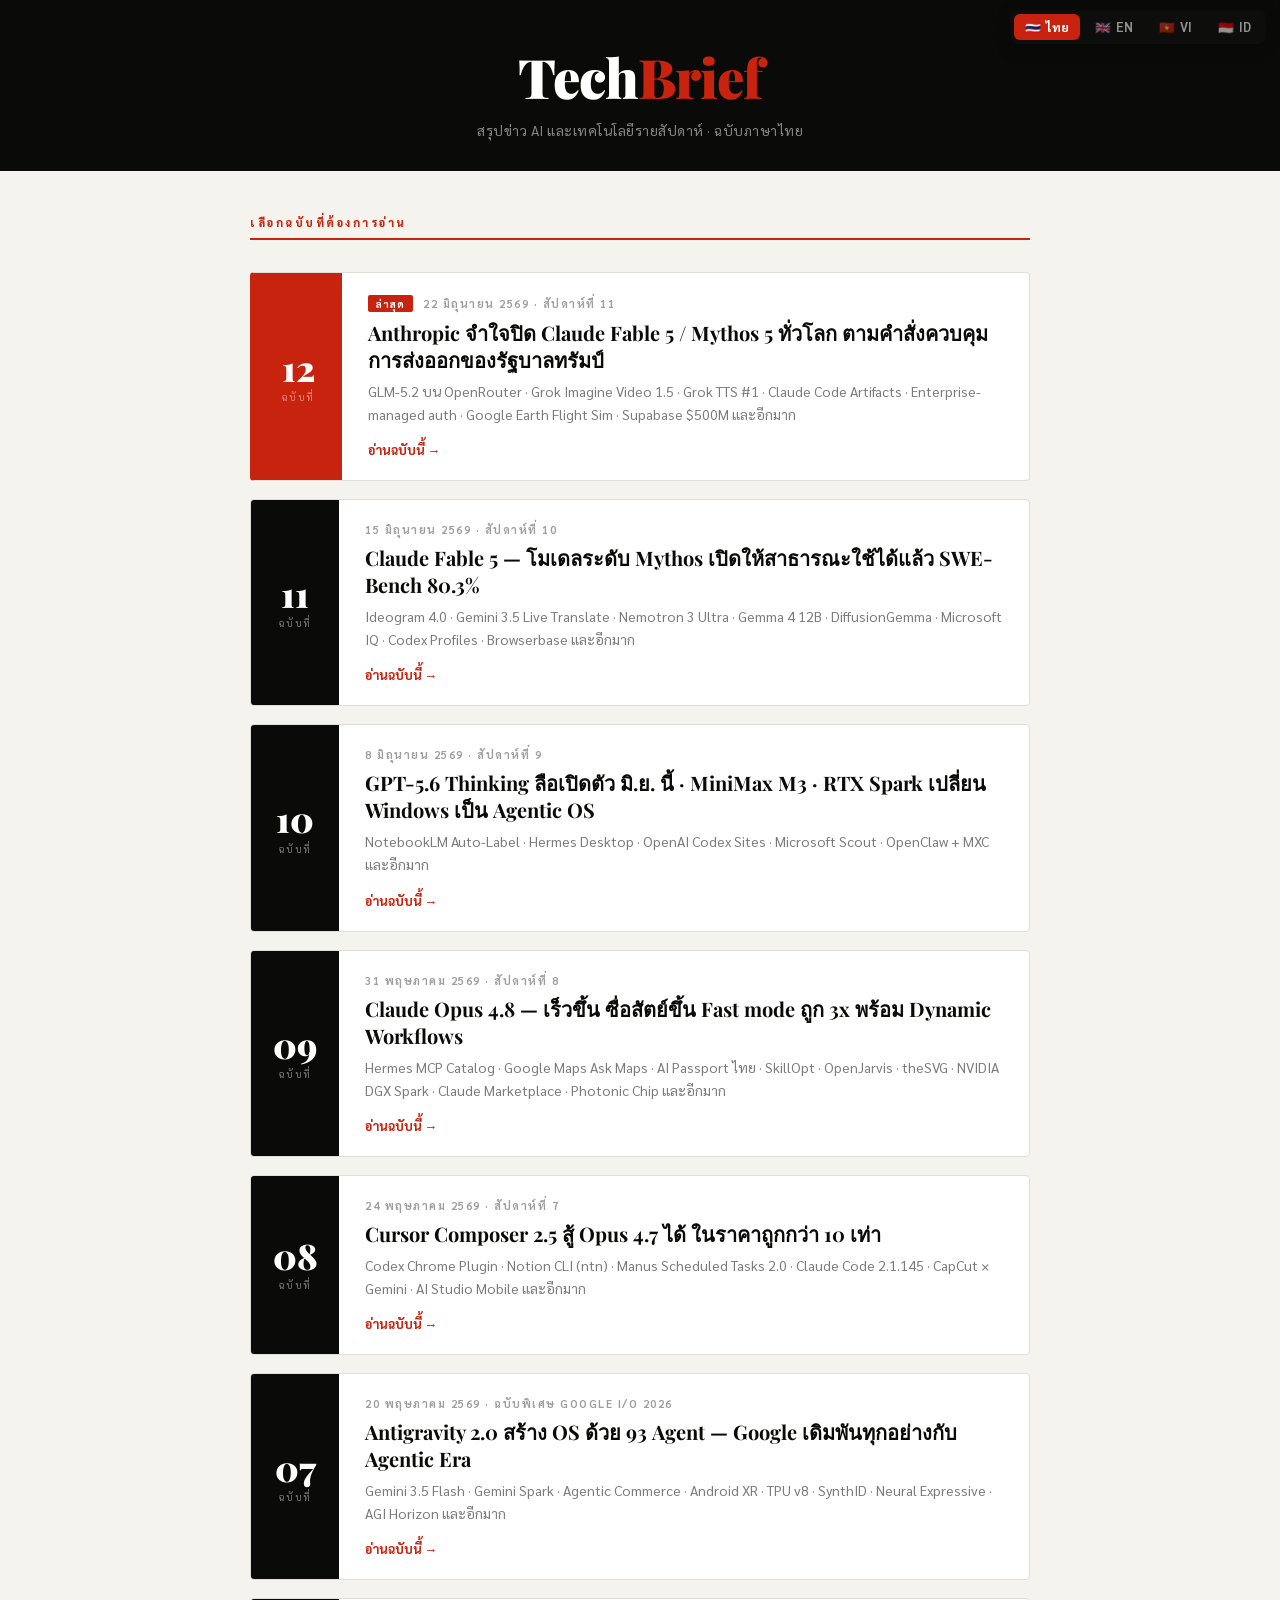
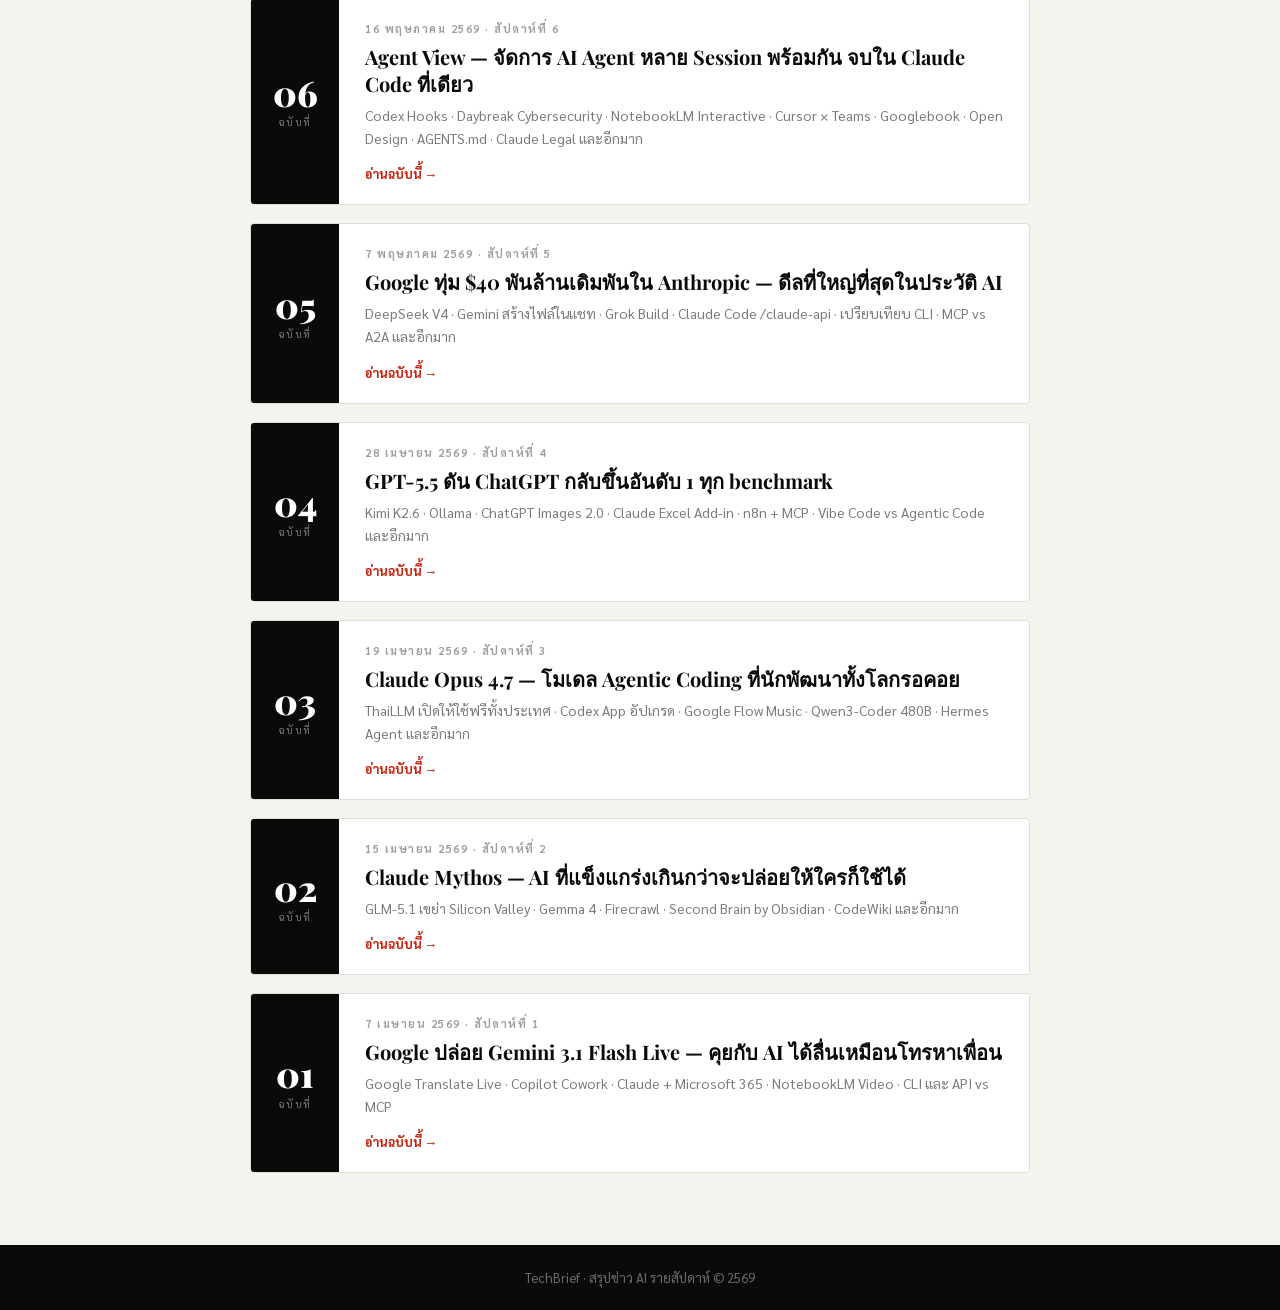
<file: index.html>
<!DOCTYPE html>
<html lang="th">
<head>
<meta charset="UTF-8">
<meta name="viewport" content="width=device-width, initial-scale=1.0">
<title>TechBrief — รวมข่าว AI รายสัปดาห์</title>
<meta name="description" content="รวมข่าว AI และเทคโนโลยี อัปเดตรายสัปดาห์ ฉบับภาษาไทย">
<link rel="preconnect" href="https://fonts.googleapis.com">
<link rel="preconnect" href="https://fonts.gstatic.com" crossorigin>
<link href="https://fonts.googleapis.com/css2?family=Sarabun:ital,wght@0,300;0,400;0,600;0,700;0,800;1,400&family=Playfair+Display:wght@700;900&display=swap" rel="stylesheet">
<style>
  *, *::before, *::after { box-sizing: border-box; margin: 0; padding: 0; }

  :root {
    --ink: #0a0a08;
    --red: #c8230e;
    --gold: #e8a020;
    --paper: #f5f3ee;
    --serif: 'Playfair Display', serif;
    --sans: 'Sarabun', sans-serif;
  }

  body {
    background: var(--paper);
    color: var(--ink);
    font-family: var(--sans);
    min-height: 100vh;
  }

  .site-header {
    background: var(--ink);
    color: #fff;
    padding: 40px 24px 32px;
    text-align: center;
  }
  .site-name {
    font-family: var(--serif);
    font-size: clamp(2rem, 6vw, 3.4rem);
    font-weight: 900;
    letter-spacing: -1px;
  }
  .site-name em { color: var(--red); font-style: normal; }
  .site-tagline {
    font-size: 14px;
    color: rgba(255,255,255,.5);
    margin-top: 8px;
    letter-spacing: .5px;
  }

  .page-wrap {
    max-width: 820px;
    margin: 0 auto;
    padding: 44px 20px 72px;
  }

  .section-title {
    font-size: 11px;
    font-weight: 800;
    letter-spacing: 2.5px;
    text-transform: uppercase;
    color: var(--red);
    border-bottom: 2px solid var(--red);
    padding-bottom: 8px;
    margin-bottom: 32px;
  }

  .issue-list {
    display: flex;
    flex-direction: column;
    gap: 18px;
  }

  .issue-card {
    display: flex;
    align-items: stretch;
    background: #fff;
    border: 1px solid #e0ded8;
    border-radius: 4px;
    overflow: hidden;
    text-decoration: none;
    color: inherit;
    transition: transform .2s, box-shadow .2s;
  }
  .issue-card:hover {
    transform: translateY(-3px);
    box-shadow: 0 8px 28px rgba(0,0,0,.12);
  }
  .issue-card.latest { border-left: 4px solid var(--red); }

  .num-block {
    background: var(--ink);
    color: #fff;
    min-width: 88px;
    display: flex;
    flex-direction: column;
    align-items: center;
    justify-content: center;
    padding: 28px 14px;
    flex-shrink: 0;
  }
  .issue-card.latest .num-block { background: var(--red); }
  .num-block .num {
    font-family: var(--serif);
    font-size: 2.2rem;
    font-weight: 900;
    line-height: 1;
  }
  .num-block .num-label {
    font-size: 10px;
    letter-spacing: 1.5px;
    color: rgba(255,255,255,.45);
    margin-top: 5px;
    text-transform: uppercase;
  }

  .card-body {
    padding: 22px 26px;
    flex: 1;
    display: flex;
    flex-direction: column;
    gap: 7px;
  }
  .card-meta {
    font-size: 11px;
    font-weight: 700;
    letter-spacing: 1.5px;
    text-transform: uppercase;
    color: rgba(0,0,0,.38);
    display: flex;
    align-items: center;
    gap: 10px;
  }
  .badge-new {
    background: var(--red);
    color: #fff;
    font-size: 10px;
    padding: 2px 8px;
    border-radius: 2px;
    letter-spacing: 1px;
  }
  .card-headline {
    font-family: var(--serif);
    font-size: clamp(1rem, 2.4vw, 1.25rem);
    font-weight: 700;
    line-height: 1.35;
  }
  .card-excerpt {
    font-size: 14px;
    color: rgba(0,0,0,.52);
    line-height: 1.65;
  }
  .card-cta {
    margin-top: 8px;
    font-size: 13px;
    font-weight: 700;
    color: var(--red);
  }

  .site-footer {
    background: var(--ink);
    color: rgba(255,255,255,.4);
    text-align: center;
    padding: 24px;
    font-size: 13px;
  }

  @media (max-width: 520px) {
    .num-block { min-width: 64px; }
    .num-block .num { font-size: 1.5rem; }
    .card-body { padding: 16px 16px; }
  }
</style>
</head>
<body>

<header class="site-header">
  <div class="site-name">Tech<em>Brief</em></div>
  <div class="site-tagline">สรุปข่าว AI และเทคโนโลยีรายสัปดาห์ · ฉบับภาษาไทย</div>
</header>

<main class="page-wrap">

  <div class="section-title">เลือกฉบับที่ต้องการอ่าน</div>

  <div class="issue-list">

    <a class="issue-card latest" href="AI-news_12.html">
      <div class="num-block">
        <div class="num">12</div>
        <div class="num-label">ฉบับที่</div>
      </div>
      <div class="card-body">
        <div class="card-meta">
          <span class="badge-new">ล่าสุด</span>
          22 มิถุนายน 2569 · สัปดาห์ที่ 11
        </div>
        <div class="card-headline">Anthropic จำใจปิด Claude Fable 5 / Mythos 5 ทั่วโลก ตามคำสั่งควบคุมการส่งออกของรัฐบาลทรัมป์</div>
        <div class="card-excerpt">GLM-5.2 บน OpenRouter · Grok Imagine Video 1.5 · Grok TTS #1 · Claude Code Artifacts · Enterprise-managed auth · Google Earth Flight Sim · Supabase $500M และอีกมาก</div>
        <div class="card-cta">อ่านฉบับนี้ →</div>
      </div>
    </a>

    <a class="issue-card" href="AI-news_11.html">
      <div class="num-block">
        <div class="num">11</div>
        <div class="num-label">ฉบับที่</div>
      </div>
      <div class="card-body">
        <div class="card-meta">
          15 มิถุนายน 2569 · สัปดาห์ที่ 10
        </div>
        <div class="card-headline">Claude Fable 5 — โมเดลระดับ Mythos เปิดให้สาธารณะใช้ได้แล้ว SWE-Bench 80.3%</div>
        <div class="card-excerpt">Ideogram 4.0 · Gemini 3.5 Live Translate · Nemotron 3 Ultra · Gemma 4 12B · DiffusionGemma · Microsoft IQ · Codex Profiles · Browserbase และอีกมาก</div>
        <div class="card-cta">อ่านฉบับนี้ →</div>
      </div>
    </a>

    <a class="issue-card" href="AI-news_10.html">
      <div class="num-block">
        <div class="num">10</div>
        <div class="num-label">ฉบับที่</div>
      </div>
      <div class="card-body">
        <div class="card-meta">
          8 มิถุนายน 2569 · สัปดาห์ที่ 9
        </div>
        <div class="card-headline">GPT-5.6 Thinking ลือเปิดตัว มิ.ย. นี้ · MiniMax M3 · RTX Spark เปลี่ยน Windows เป็น Agentic OS</div>
        <div class="card-excerpt">NotebookLM Auto-Label · Hermes Desktop · OpenAI Codex Sites · Microsoft Scout · OpenClaw + MXC และอีกมาก</div>
        <div class="card-cta">อ่านฉบับนี้ →</div>
      </div>
    </a>

    <a class="issue-card" href="AI-news_9.html">
      <div class="num-block">
        <div class="num">09</div>
        <div class="num-label">ฉบับที่</div>
      </div>
      <div class="card-body">
        <div class="card-meta">
          31 พฤษภาคม 2569 · สัปดาห์ที่ 8
        </div>
        <div class="card-headline">Claude Opus 4.8 — เร็วขึ้น ซื่อสัตย์ขึ้น Fast mode ถูก 3x พร้อม Dynamic Workflows</div>
        <div class="card-excerpt">Hermes MCP Catalog · Google Maps Ask Maps · AI Passport ไทย · SkillOpt · OpenJarvis · theSVG · NVIDIA DGX Spark · Claude Marketplace · Photonic Chip และอีกมาก</div>
        <div class="card-cta">อ่านฉบับนี้ →</div>
      </div>
    </a>

    <a class="issue-card" href="AI-news_8.html">
      <div class="num-block">
        <div class="num">08</div>
        <div class="num-label">ฉบับที่</div>
      </div>
      <div class="card-body">
        <div class="card-meta">
          24 พฤษภาคม 2569 · สัปดาห์ที่ 7
        </div>
        <div class="card-headline">Cursor Composer 2.5 สู้ Opus 4.7 ได้ ในราคาถูกกว่า 10 เท่า</div>
        <div class="card-excerpt">Codex Chrome Plugin · Notion CLI (ntn) · Manus Scheduled Tasks 2.0 · Claude Code 2.1.145 · CapCut × Gemini · AI Studio Mobile และอีกมาก</div>
        <div class="card-cta">อ่านฉบับนี้ →</div>
      </div>
    </a>

    <a class="issue-card" href="AI-news_7.html">
      <div class="num-block">
        <div class="num">07</div>
        <div class="num-label">ฉบับที่</div>
      </div>
      <div class="card-body">
        <div class="card-meta">
          20 พฤษภาคม 2569 · ฉบับพิเศษ Google I/O 2026
        </div>
        <div class="card-headline">Antigravity 2.0 สร้าง OS ด้วย 93 Agent — Google เดิมพันทุกอย่างกับ Agentic Era</div>
        <div class="card-excerpt">Gemini 3.5 Flash · Gemini Spark · Agentic Commerce · Android XR · TPU v8 · SynthID · Neural Expressive · AGI Horizon และอีกมาก</div>
        <div class="card-cta">อ่านฉบับนี้ →</div>
      </div>
    </a>

    <a class="issue-card" href="AI-news_6.html">
      <div class="num-block">
        <div class="num">06</div>
        <div class="num-label">ฉบับที่</div>
      </div>
      <div class="card-body">
        <div class="card-meta">
          16 พฤษภาคม 2569 · สัปดาห์ที่ 6
        </div>
        <div class="card-headline">Agent View — จัดการ AI Agent หลาย Session พร้อมกัน จบใน Claude Code ที่เดียว</div>
        <div class="card-excerpt">Codex Hooks · Daybreak Cybersecurity · NotebookLM Interactive · Cursor × Teams · Googlebook · Open Design · AGENTS.md · Claude Legal และอีกมาก</div>
        <div class="card-cta">อ่านฉบับนี้ →</div>
      </div>
    </a>

    <a class="issue-card" href="AI-news_5.html">
      <div class="num-block">
        <div class="num">05</div>
        <div class="num-label">ฉบับที่</div>
      </div>
      <div class="card-body">
        <div class="card-meta">7 พฤษภาคม 2569 · สัปดาห์ที่ 5</div>
        <div class="card-headline">Google ทุ่ม $40 พันล้านเดิมพันใน Anthropic — ดีลที่ใหญ่ที่สุดในประวัติ AI</div>
        <div class="card-excerpt">DeepSeek V4 · Gemini สร้างไฟล์ในแชท · Grok Build · Claude Code /claude-api · เปรียบเทียบ CLI · MCP vs A2A และอีกมาก</div>
        <div class="card-cta">อ่านฉบับนี้ →</div>
      </div>
    </a>

    <a class="issue-card" href="AI-news_4.html">
      <div class="num-block">
        <div class="num">04</div>
        <div class="num-label">ฉบับที่</div>
      </div>
      <div class="card-body">
        <div class="card-meta">28 เมษายน 2569 · สัปดาห์ที่ 4</div>
        <div class="card-headline">GPT-5.5 ดัน ChatGPT กลับขึ้นอันดับ 1 ทุก benchmark</div>
        <div class="card-excerpt">Kimi K2.6 · Ollama · ChatGPT Images 2.0 · Claude Excel Add-in · n8n + MCP · Vibe Code vs Agentic Code และอีกมาก</div>
        <div class="card-cta">อ่านฉบับนี้ →</div>
      </div>
    </a>

    <a class="issue-card" href="AI-news_3.html">
      <div class="num-block">
        <div class="num">03</div>
        <div class="num-label">ฉบับที่</div>
      </div>
      <div class="card-body">
        <div class="card-meta">19 เมษายน 2569 · สัปดาห์ที่ 3</div>
        <div class="card-headline">Claude Opus 4.7 — โมเดล Agentic Coding ที่นักพัฒนาทั้งโลกรอคอย</div>
        <div class="card-excerpt">ThaiLLM เปิดให้ใช้ฟรีทั้งประเทศ · Codex App อัปเกรด · Google Flow Music · Qwen3-Coder 480B · Hermes Agent และอีกมาก</div>
        <div class="card-cta">อ่านฉบับนี้ →</div>
      </div>
    </a>

    <a class="issue-card" href="AI-news_2.html">
      <div class="num-block">
        <div class="num">02</div>
        <div class="num-label">ฉบับที่</div>
      </div>
      <div class="card-body">
        <div class="card-meta">15 เมษายน 2569 · สัปดาห์ที่ 2</div>
        <div class="card-headline">Claude Mythos — AI ที่แข็งแกร่งเกินกว่าจะปล่อยให้ใครก็ใช้ได้</div>
        <div class="card-excerpt">GLM-5.1 เขย่า Silicon Valley · Gemma 4 · Firecrawl · Second Brain by Obsidian · CodeWiki และอีกมาก</div>
        <div class="card-cta">อ่านฉบับนี้ →</div>
      </div>
    </a>

    <a class="issue-card" href="AI-news_1.html">
      <div class="num-block">
        <div class="num">01</div>
        <div class="num-label">ฉบับที่</div>
      </div>
      <div class="card-body">
        <div class="card-meta">7 เมษายน 2569 · สัปดาห์ที่ 1</div>
        <div class="card-headline">Google ปล่อย Gemini 3.1 Flash Live — คุยกับ AI ได้ลื่นเหมือนโทรหาเพื่อน</div>
        <div class="card-excerpt">Google Translate Live · Copilot Cowork · Claude + Microsoft 365 · NotebookLM Video · CLI และ API vs MCP</div>
        <div class="card-cta">อ่านฉบับนี้ →</div>
      </div>
    </a>

  </div>

</main>

<footer class="site-footer">
  TechBrief · สรุปข่าว AI รายสัปดาห์ © 2569
</footer>

<script src="translate.js"></script>
</body>
</html>
</file>
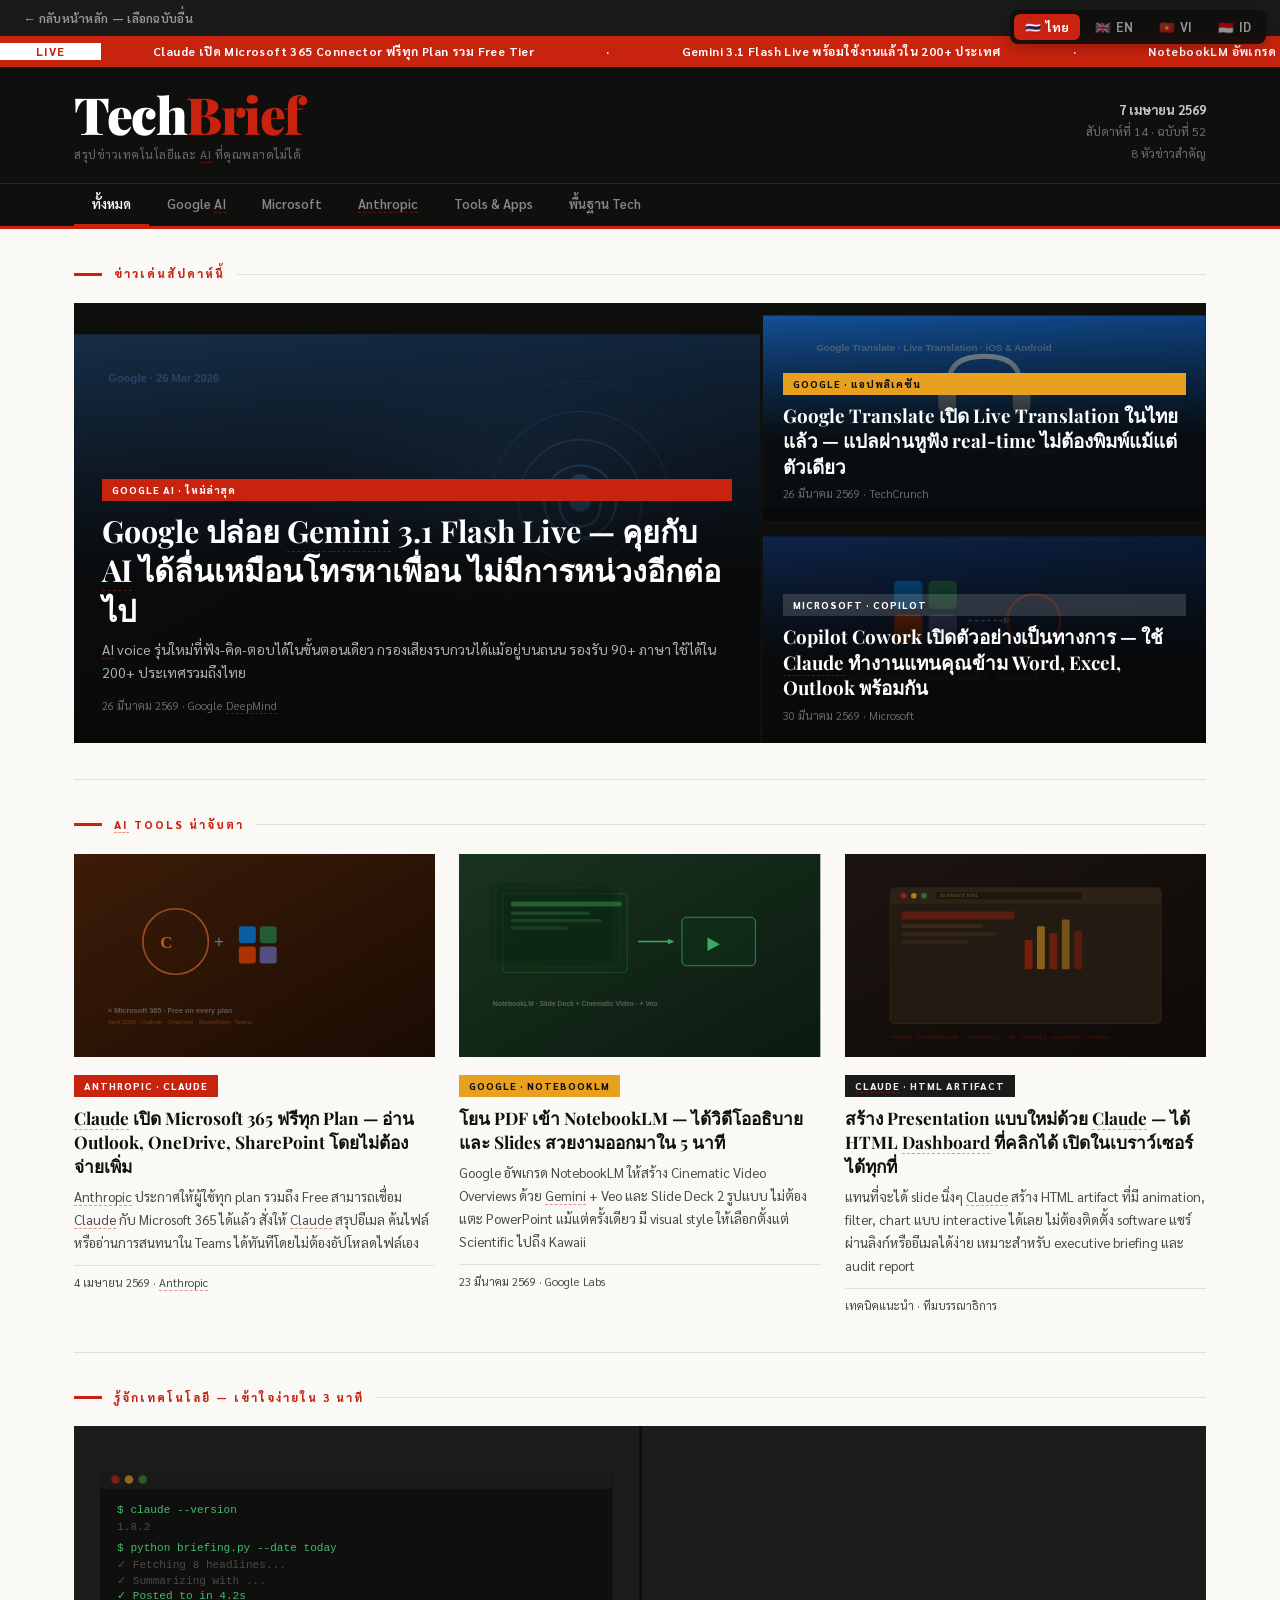
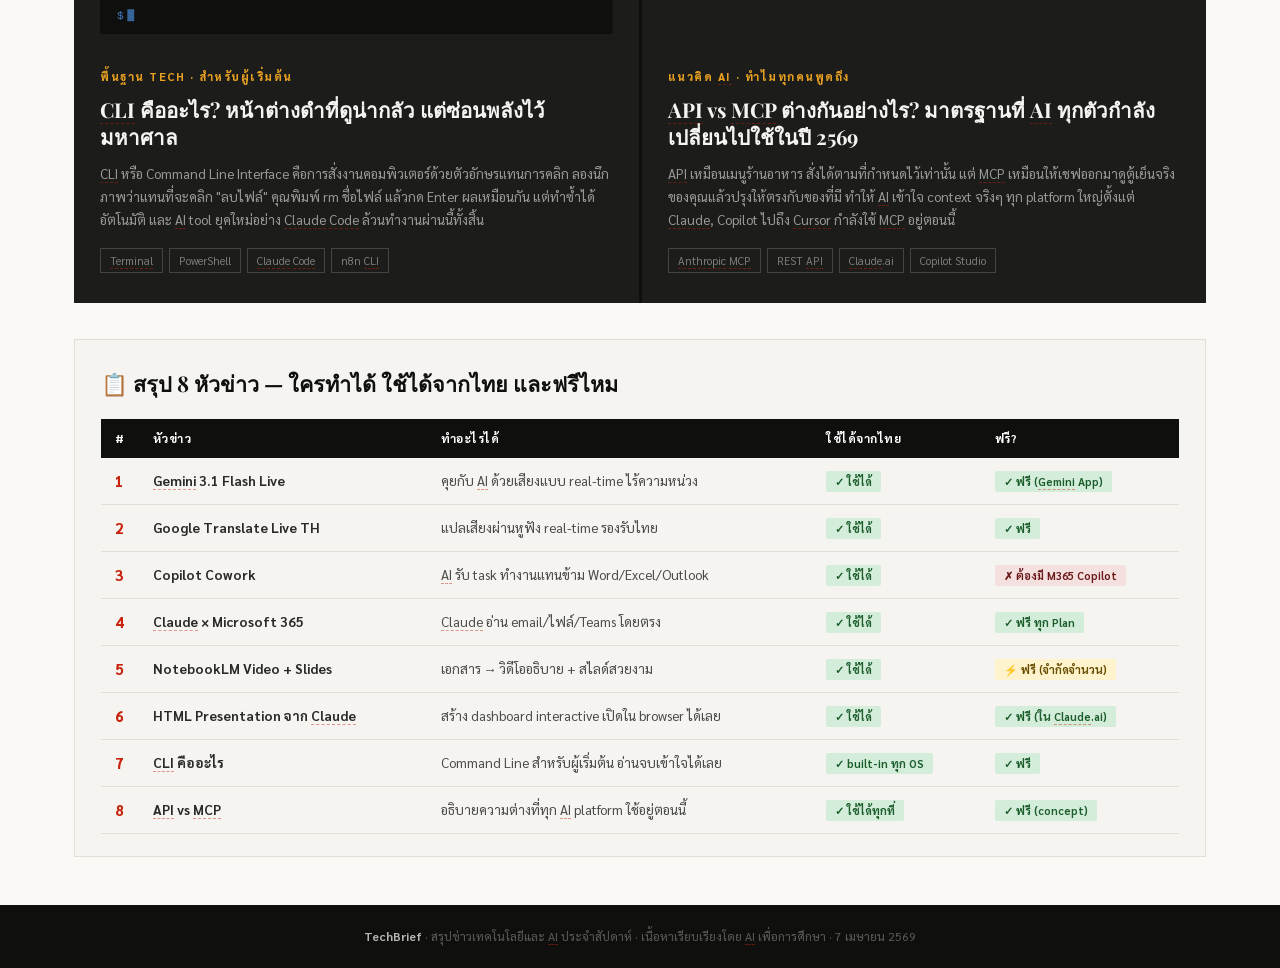
<file: AI-news_1.html>
<!DOCTYPE html>
<html lang="th">
<head>
<meta charset="UTF-8">
<meta name="viewport" content="width=device-width, initial-scale=1.0">
<title>TechBrief — สรุปข่าวเทคโนโลยีประจำสัปดาห์</title>
<link rel="preconnect" href="https://fonts.googleapis.com">
<link href="https://fonts.googleapis.com/css2?family=Sarabun:ital,wght@0,300;0,400;0,600;0,700;0,800;1,400&family=Playfair+Display:wght@700;900&display=swap" rel="stylesheet">
<style>
*,*::before,*::after{box-sizing:border-box;margin:0;padding:0}
:root{
  --ink:#0f0f0e;--ink-2:#2a2a28;--ink-3:#4a4a47;
  --smoke:#f5f4f0;--paper:#faf9f6;--rule:#e0dfd8;
  --accent:#c8230e;--accent2:#e8a020;
  --serif:'Playfair Display',Georgia,serif;
  --sans:'Sarabun','Noto Sans Thai',sans-serif;
  --max:1180px;
}
html{font-size:16px}
body{background:var(--paper);color:var(--ink);font-family:var(--sans);line-height:1.6;-webkit-font-smoothing:antialiased}
a{color:inherit;text-decoration:none}
/* TICKER */
.ticker-wrap{background:var(--accent);overflow:hidden}
.ticker-inner{display:flex;align-items:center;padding:6px 0;white-space:nowrap;animation:ticker 45s linear infinite;font-size:12px;font-weight:700;color:#fff;letter-spacing:.4px}
.ticker-inner span{padding:0 36px}
.tlabel{background:#fff;color:var(--accent);font-size:11px;font-weight:800;padding:2px 10px;margin-right:16px;letter-spacing:1px;flex-shrink:0}
@keyframes ticker{0%{transform:translateX(0)}100%{transform:translateX(-50%)}}
/* HEADER */
.site-header{background:var(--ink);border-bottom:3px solid var(--accent)}
.masthead-inner{max-width:var(--max);margin:0 auto;padding:22px 24px 18px;display:flex;align-items:flex-end;justify-content:space-between;gap:24px}
.site-name{font-family:var(--serif);font-size:clamp(2rem,5vw,3.2rem);font-weight:900;color:#fff;letter-spacing:-1.5px;line-height:1}
.site-name em{color:var(--accent);font-style:normal}
.site-tagline{color:rgba(255,255,255,.38);font-size:12px;letter-spacing:.5px;margin-top:5px}
.site-meta{text-align:right;color:rgba(255,255,255,.4);font-size:12px;line-height:1.8}
.site-meta strong{color:rgba(255,255,255,.78);display:block;font-size:13px}
/* NAV */
.site-nav{border-top:1px solid rgba(255,255,255,.1)}
.site-nav ul{max-width:var(--max);margin:0 auto;padding:0 24px;display:flex;list-style:none;overflow-x:auto}
.site-nav li a{display:block;padding:10px 18px;font-size:13px;font-weight:600;color:rgba(255,255,255,.5);border-bottom:2px solid transparent;transition:color .15s,border-color .15s;white-space:nowrap;cursor:pointer}
.site-nav li a:hover{color:rgba(255,255,255,.85)}
.site-nav li a.tab-active{color:#fff;border-bottom-color:var(--accent)}
/* LAYOUT */
.page-wrap{max-width:var(--max);margin:0 auto;padding:0 24px}
/* SECTION LABEL */
.section-label{display:flex;align-items:center;gap:12px;margin:36px 0 20px}
.section-label::before{content:'';width:28px;height:3px;background:var(--accent);flex-shrink:0}
.slabel-text{font-size:11px;font-weight:800;letter-spacing:2px;text-transform:uppercase;color:var(--accent)}
.section-label::after{content:'';flex:1;height:1px;background:var(--rule)}
/* CHIP */
.chip{display:inline-block;font-size:10px;font-weight:800;letter-spacing:1px;padding:3px 10px;text-transform:uppercase}
.chip-red{background:var(--accent);color:#fff}
.chip-gold{background:var(--accent2);color:var(--ink)}
.chip-dark{background:rgba(255,255,255,.15);color:#fff}
.chip-slate{background:#1a1a1a;color:#f0efeb}
/* HERO GRID */
.hero-grid{display:grid;grid-template-columns:1.55fr 1fr;gap:3px;background:var(--ink)}
@media(max-width:720px){.hero-grid{grid-template-columns:1fr}}
.hero-primary{position:relative;overflow:hidden;cursor:pointer}
.hero-primary svg.cover{width:100%;height:440px;display:block;transition:transform .5s ease-out}
.hero-primary:hover svg.cover{transform:scale(1.03)}
.hero-overlay{position:absolute;inset:0;background:linear-gradient(to top,rgba(8,8,7,.93) 38%,rgba(8,8,7,.15) 100%);display:flex;flex-direction:column;justify-content:flex-end;padding:28px}
.hero-primary .hl{font-family:var(--serif);font-size:clamp(1.3rem,2.8vw,1.9rem);font-weight:700;color:#fff;line-height:1.3;margin:10px 0 9px}
.hero-primary .dk{font-size:14px;color:rgba(255,255,255,.68);line-height:1.65;margin-bottom:12px}
.byline{font-size:11.5px;color:rgba(255,255,255,.38)}
.hero-stack{display:flex;flex-direction:column;gap:3px}
.hero-secondary{position:relative;overflow:hidden;flex:1;cursor:pointer;min-height:218px}
.hero-secondary svg.cover{width:100%;height:218px;display:block;transition:transform .5s ease-out}
.hero-secondary:hover svg.cover{transform:scale(1.04)}
.hero-secondary .hero-overlay{padding:18px 20px}
.hero-secondary .hl{font-family:var(--serif);font-size:clamp(1rem,1.7vw,1.18rem);font-weight:700;color:#fff;line-height:1.35;margin:8px 0 6px}
/* ARTICLE ROW */
.article-row{display:grid;grid-template-columns:repeat(3,1fr);gap:28px 24px}
@media(max-width:860px){.article-row{grid-template-columns:repeat(2,1fr)}}
@media(max-width:520px){.article-row{grid-template-columns:1fr}}
.article-card{cursor:pointer}
.thumb-wrap{overflow:hidden;aspect-ratio:16/9;margin-bottom:14px}
.thumb-wrap svg{width:100%;height:100%;display:block;transition:transform .45s ease-out}
.article-card:hover .thumb-wrap svg{transform:scale(1.05)}
.article-card .chip{margin-bottom:9px}
.article-card .hl{font-family:var(--serif);font-size:1.08rem;font-weight:700;line-height:1.4;color:var(--ink);margin-bottom:8px}
.article-card .excerpt{font-size:13.5px;color:var(--ink-3);line-height:1.7;margin-bottom:10px}
.article-card .byline{font-size:11.5px;color:var(--ink-3);border-top:1px solid var(--rule);padding-top:8px}
/* EXPLAINER DARK */
.explainer-grid{display:grid;grid-template-columns:1fr 1fr;gap:3px;background:var(--ink)}
@media(max-width:600px){.explainer-grid{grid-template-columns:1fr}}
.explainer-card{background:#1c1c1a;padding:30px 26px;cursor:pointer;transition:background .2s;display:flex;flex-direction:column}
.explainer-card:hover{background:#222220}
.explainer-card svg{width:100%;height:192px;display:block;margin-bottom:20px;opacity:.82;transition:opacity .3s}
.explainer-card:hover svg{opacity:1}
.kicker{font-size:11px;font-weight:800;letter-spacing:1.5px;text-transform:uppercase;color:var(--accent2);margin-bottom:10px}
.explainer-card .hl{font-family:var(--serif);font-size:1.28rem;font-weight:700;color:#f5f4f0;line-height:1.35;margin-bottom:12px}
.explainer-card .excerpt{font-size:13.5px;color:rgba(245,244,240,.58);line-height:1.7;margin-bottom:16px;flex:1}
.tag-row{display:flex;flex-wrap:wrap;gap:6px}
.tag{font-size:11px;color:rgba(245,244,240,.45);border:1px solid rgba(245,244,240,.18);padding:3px 9px;transition:.2s}
.explainer-card:hover .tag{border-color:rgba(245,244,240,.32);color:rgba(245,244,240,.68)}
/* TABLE */
.table-section{background:var(--smoke);border:1px solid var(--rule);padding:26px 26px 22px;margin-top:36px}
.table-section h2{font-family:var(--serif);font-size:1.35rem;font-weight:700;margin-bottom:18px}
table{width:100%;border-collapse:collapse;font-size:13.5px}
thead th{background:var(--ink);color:#fff;text-align:left;padding:10px 14px;font-weight:700;font-size:12px;letter-spacing:.5px}
tbody tr{border-bottom:1px solid var(--rule)}
tbody tr:hover{background:#edece6}
tbody td{padding:11px 14px;color:var(--ink-2);vertical-align:middle}
tbody td:first-child{font-weight:800;color:var(--accent);font-size:15px;width:36px}
.badge{display:inline-block;font-size:11px;font-weight:700;padding:2px 9px;border-radius:2px}
.yes{background:#d4edda;color:#1a5c2a}
.no{background:#f5e0e0;color:#6b1a1a}
.part{background:#fff3cd;color:#664d00}
/* FOOTER */
.site-footer{background:var(--ink);color:rgba(255,255,255,.32);text-align:center;font-size:12px;padding:22px;margin-top:48px}
.site-footer strong{color:rgba(255,255,255,.7)}
hr.rule{border:none;border-top:1px solid var(--rule);margin:36px 0}
.hidden-card{display:none!important}
@keyframes fadeUp{from{opacity:0;transform:translateY(14px)}to{opacity:1;transform:translateY(0)}}
.fu{animation:fadeUp .5s ease-out both}
.d1{animation-delay:.06s}.d2{animation-delay:.12s}.d3{animation-delay:.18s}
/* HUB LINK */
.hub-link{background:#1a1a18;padding:8px 24px;display:flex;align-items:center}
.hub-link a{color:rgba(255,255,255,.55);font-size:12.5px;font-weight:600;text-decoration:none;font-family:var(--sans);letter-spacing:.3px;transition:color .15s}
.hub-link a:hover{color:#fff}
</style>
</head>
<body>

<div class="hub-link"><a href="index.html">&larr; กลับหน้าหลัก — เลือกฉบับอื่น</a></div>

<div class="ticker-wrap" aria-hidden="true">
  <div class="ticker-inner">
    <span class="tlabel">LIVE</span>
    <span>Claude เปิด Microsoft 365 Connector ฟรีทุก Plan รวม Free Tier</span>
    <span>&#183;</span><span>Gemini 3.1 Flash Live พร้อมใช้งานแล้วใน 200+ ประเทศ</span>
    <span>&#183;</span><span>NotebookLM อัพเกรด Cinematic Video Overviews ด้วย Veo</span>
    <span>&#183;</span><span>Copilot Cowork เปิด Frontier Program อย่างเป็นทางการ 30 มี.ค. 2569</span>
    <span>&#183;</span><span>Google Translate Live Translation รองรับไทยบน iOS &amp; Android แล้ว</span>
    <span style="padding-right:80px">&#183;</span>
    <span class="tlabel">LIVE</span>
    <span>Claude เปิด Microsoft 365 Connector ฟรีทุก Plan รวม Free Tier</span>
    <span>&#183;</span><span>Gemini 3.1 Flash Live พร้อมใช้งานแล้วใน 200+ ประเทศ</span>
    <span>&#183;</span><span>NotebookLM อัพเกรด Cinematic Video Overviews ด้วย Veo</span>
    <span>&#183;</span><span>Copilot Cowork เปิด Frontier Program อย่างเป็นทางการ 30 มี.ค. 2569</span>
    <span>&#183;</span><span>Google Translate Live Translation รองรับไทยบน iOS &amp; Android แล้ว</span>
  </div>
</div>

<header class="site-header">
  <div class="masthead-inner fu">
    <div>
      <div class="site-name">Tech<em>Brief</em></div>
      <div class="site-tagline">สรุปข่าวเทคโนโลยีและ AI ที่คุณพลาดไม่ได้</div>
    </div>
    <div class="site-meta">
      <strong>7 เมษายน 2569</strong>
      สัปดาห์ที่ 14 &#183; ฉบับที่ 52<br>8 หัวข่าวสำคัญ
    </div>
  </div>
  <nav class="site-nav" aria-label="หมวดหมู่">
    <ul id="tab-list">
      <li><a href="#" class="tab-active" data-filter="all">ทั้งหมด</a></li>
      <li><a href="#" data-filter="google">Google AI</a></li>
      <li><a href="#" data-filter="microsoft">Microsoft</a></li>
      <li><a href="#" data-filter="anthropic">Anthropic</a></li>
      <li><a href="#" data-filter="tools">Tools &amp; Apps</a></li>
      <li><a href="#" data-filter="concept">พื้นฐาน Tech</a></li>
    </ul>
  </nav>
</header>

<div class="page-wrap">

  <div class="section-label fu d1"><span class="slabel-text">ข่าวเด่นสัปดาห์นี้</span></div>

  <div class="hero-grid fu d2" id="hero-grid">

    <article class="hero-primary" data-cat="google">
      <svg class="cover" viewBox="0 0 800 440" xmlns="http://www.w3.org/2000/svg">
        <defs>
          <linearGradient id="g1a" x1="0" y1="0" x2="1" y2="1"><stop offset="0%" stop-color="#1a3a5c"/><stop offset="100%" stop-color="#0d1f36"/></linearGradient>
          <radialGradient id="g1b" cx="65%" cy="42%" r="48%"><stop offset="0%" stop-color="#4a90e2" stop-opacity=".3"/><stop offset="100%" stop-color="#0d1f36" stop-opacity="0"/></radialGradient>
        </defs>
        <rect width="800" height="440" fill="url(#g1a)"/>
        <rect width="800" height="440" fill="url(#g1b)"/>
        <circle cx="590" cy="195" r="42" fill="none" stroke="#4a90e2" stroke-width="2.5" opacity=".75"/>
        <circle cx="590" cy="195" r="72" fill="none" stroke="#4a90e2" stroke-width="1.8" opacity=".5"/>
        <circle cx="590" cy="195" r="105" fill="none" stroke="#4a90e2" stroke-width="1.2" opacity=".32"/>
        <circle cx="590" cy="195" r="140" fill="none" stroke="#4a90e2" stroke-width=".9" opacity=".18"/>
        <circle cx="590" cy="195" r="175" fill="none" stroke="#4a90e2" stroke-width=".6" opacity=".1"/>
        <rect x="577" y="163" width="26" height="44" rx="13" fill="#4a90e2" opacity=".9"/>
        <path d="M566 195 Q566 224 590 224 Q614 224 614 195" fill="none" stroke="#4a90e2" stroke-width="2.8" stroke-linecap="round" opacity=".85"/>
        <line x1="590" y1="224" x2="590" y2="238" stroke="#4a90e2" stroke-width="2.8" stroke-linecap="round" opacity=".85"/>
        <line x1="578" y1="238" x2="602" y2="238" stroke="#4a90e2" stroke-width="2.8" stroke-linecap="round" opacity=".85"/>
        <text x="40" y="56" fill="#4a90e2" font-size="13" font-family="sans-serif" font-weight="700" opacity=".55">Google DeepMind &#183; 26 Mar 2026</text>
        <text x="40" y="330" fill="white" font-size="56" font-family="Georgia,serif" font-weight="700" opacity=".07">Gemini</text>
        <text x="40" y="375" fill="white" font-size="22" font-family="Georgia,serif" opacity=".07">3.1 Flash Live</text>
      </svg>
      <div class="hero-overlay">
        <span class="chip chip-red">Google AI &#183; ใหม่ล่าสุด</span>
        <h1 class="hl">Google ปล่อย Gemini 3.1 Flash Live &#8212; คุยกับ AI ได้ลื่นเหมือนโทรหาเพื่อน ไม่มีการหน่วงอีกต่อไป</h1>
        <p class="dk">AI voice รุ่นใหม่ที่ฟัง-คิด-ตอบได้ในขั้นตอนเดียว กรองเสียงรบกวนได้แม้อยู่บนถนน รองรับ 90+ ภาษา ใช้ได้ใน 200+ ประเทศรวมถึงไทย</p>
        <div class="byline">26 มีนาคม 2569 &#183; Google DeepMind</div>
      </div>
    </article>

    <div class="hero-stack">
      <article class="hero-secondary" data-cat="google">
        <svg class="cover" viewBox="0 0 500 218" xmlns="http://www.w3.org/2000/svg">
          <defs><linearGradient id="g2" x1="0" y1="0" x2="1" y2="1"><stop offset="0%" stop-color="#1565C0"/><stop offset="100%" stop-color="#0a3d7a"/></linearGradient></defs>
          <rect width="500" height="218" fill="url(#g2)"/>
          <path d="M210 76 Q210 46 250 46 Q290 46 290 76" fill="none" stroke="white" stroke-width="5.5" stroke-linecap="round" opacity=".72"/>
          <rect x="198" y="76" width="20" height="36" rx="10" fill="white" opacity=".72"/>
          <rect x="282" y="76" width="20" height="36" rx="10" fill="white" opacity=".72"/>
          <text x="118" y="148" fill="white" font-size="13" font-family="sans-serif" opacity=".55" font-weight="700">TH &#8594; EN</text>
          <line x1="230" y1="153" x2="268" y2="153" stroke="#4fc3f7" stroke-width="2" stroke-dasharray="4,3" opacity=".8"/>
          <polygon points="268,149 276,153 268,157" fill="#4fc3f7" opacity=".8"/>
          <text x="280" y="158" fill="#4fc3f7" font-size="11" font-family="sans-serif" opacity=".75" font-weight="600">Real-time</text>
          <text x="60" y="40" fill="white" font-size="11" font-family="sans-serif" opacity=".4" font-weight="700">Google Translate &#183; Live Translation &#183; iOS &amp; Android</text>
        </svg>
        <div class="hero-overlay">
          <span class="chip chip-gold">Google &#183; แอปพลิเคชัน</span>
          <h2 class="hl">Google Translate เปิด Live Translation ในไทยแล้ว &#8212; แปลผ่านหูฟัง real-time ไม่ต้องพิมพ์แม้แต่ตัวเดียว</h2>
          <div class="byline">26 มีนาคม 2569 &#183; TechCrunch</div>
        </div>
      </article>
      <article class="hero-secondary" data-cat="microsoft">
        <svg class="cover" viewBox="0 0 500 218" xmlns="http://www.w3.org/2000/svg">
          <defs><linearGradient id="g3" x1="0" y1="0" x2="1" y2="1"><stop offset="0%" stop-color="#0f2d5e"/><stop offset="100%" stop-color="#041228"/></linearGradient></defs>
          <rect width="500" height="218" fill="url(#g3)"/>
          <rect x="148" y="50" width="32" height="32" rx="5" fill="#0078D4" opacity=".85"/>
          <rect x="187" y="50" width="32" height="32" rx="5" fill="#217346" opacity=".85"/>
          <rect x="148" y="88" width="32" height="32" rx="5" fill="#D83B01" opacity=".85"/>
          <rect x="187" y="88" width="32" height="32" rx="5" fill="#6264A7" opacity=".85"/>
          <path d="M232 95 L272 95" stroke="white" stroke-width="2" stroke-dasharray="4,3" opacity=".45"/>
          <polygon points="272,91 280,95 272,99" fill="white" opacity=".45"/>
          <circle cx="306" cy="95" r="30" fill="none" stroke="#c8230e" stroke-width="2.5" opacity=".75"/>
          <text x="291" y="101" fill="#c8230e" font-size="20" font-family="sans-serif" font-weight="700" opacity=".85">AI</text>
          <text x="90" y="162" fill="white" font-size="10" font-family="sans-serif" opacity=".35" font-weight="700">Microsoft Copilot Cowork &#183; Wave 3 &#183; Powered by Claude</text>
        </svg>
        <div class="hero-overlay">
          <span class="chip chip-dark">Microsoft &#183; Copilot</span>
          <h2 class="hl">Copilot Cowork เปิดตัวอย่างเป็นทางการ &#8212; ใช้ Claude ทำงานแทนคุณข้าม Word, Excel, Outlook พร้อมกัน</h2>
          <div class="byline">30 มีนาคม 2569 &#183; Microsoft</div>
        </div>
      </article>
    </div>
  </div>

  <hr class="rule">

  <div class="section-label fu"><span class="slabel-text">AI Tools น่าจับตา</span></div>

  <div class="article-row" id="article-row">

    <article class="article-card fu d1" data-cat="anthropic">
      <div class="thumb-wrap">
        <svg viewBox="0 0 640 360" xmlns="http://www.w3.org/2000/svg">
          <defs><linearGradient id="ga1" x1="0" y1="0" x2="1" y2="1"><stop offset="0%" stop-color="#3d1c08"/><stop offset="100%" stop-color="#1a0c03"/></linearGradient></defs>
          <rect width="640" height="360" fill="url(#ga1)"/>
          <circle cx="180" cy="155" r="58" fill="none" stroke="#d4692a" stroke-width="3" opacity=".65"/>
          <text x="153" y="166" fill="#d4692a" font-size="30" font-family="Georgia,serif" font-weight="700" opacity=".85">C</text>
          <text x="248" y="165" fill="white" font-size="30" font-family="sans-serif" opacity=".4">+</text>
          <rect x="292" y="128" width="30" height="30" rx="5" fill="#0078D4" opacity=".75"/>
          <rect x="329" y="128" width="30" height="30" rx="5" fill="#217346" opacity=".75"/>
          <rect x="292" y="164" width="30" height="30" rx="5" fill="#D83B01" opacity=".75"/>
          <rect x="329" y="164" width="30" height="30" rx="5" fill="#6264A7" opacity=".75"/>
          <text x="60" y="282" fill="white" font-size="13" font-family="sans-serif" opacity=".28" font-weight="700">Anthropic &#215; Microsoft 365 &#183; Free on every plan</text>
          <text x="60" y="302" fill="#d4692a" font-size="11" font-family="sans-serif" opacity=".45">April 2026 &#183; Outlook &#183; OneDrive &#183; SharePoint &#183; Teams</text>
        </svg>
      </div>
      <span class="chip chip-red" style="margin-bottom:9px">Anthropic &#183; Claude</span>
      <h3 class="hl">Claude เปิด Microsoft 365 ฟรีทุก Plan &#8212; อ่าน Outlook, OneDrive, SharePoint โดยไม่ต้องจ่ายเพิ่ม</h3>
      <p class="excerpt">Anthropic ประกาศให้ผู้ใช้ทุก plan รวมถึง Free สามารถเชื่อม Claude กับ Microsoft 365 ได้แล้ว สั่งให้ Claude สรุปอีเมล ค้นไฟล์ หรืออ่านการสนทนาใน Teams ได้ทันทีโดยไม่ต้องอัปโหลดไฟล์เอง</p>
      <div class="byline">4 เมษายน 2569 &#183; Anthropic</div>
    </article>

    <article class="article-card fu d2" data-cat="google">
      <div class="thumb-wrap">
        <svg viewBox="0 0 640 360" xmlns="http://www.w3.org/2000/svg">
          <defs><linearGradient id="ga2" x1="0" y1="0" x2="1" y2="1"><stop offset="0%" stop-color="#1a3320"/><stop offset="100%" stop-color="#0a1a10"/></linearGradient></defs>
          <rect width="640" height="360" fill="url(#ga2)"/>
          <rect x="78" y="70" width="220" height="140" rx="6" fill="#0e3018" stroke="#2a7a3a" stroke-width="1.5" opacity=".5"/>
          <rect x="65" y="60" width="220" height="140" rx="6" fill="#0a2814" stroke="#1e6a2a" stroke-width="1" opacity=".3"/>
          <rect x="52" y="50" width="220" height="140" rx="6" fill="#071e0e" stroke="#145020" stroke-width="1" opacity=".18"/>
          <rect x="92" y="84" width="196" height="9" rx="3" fill="#3a8a4a" opacity=".55"/>
          <rect x="92" y="102" width="140" height="6" rx="2" fill="#3a8a4a" opacity=".32"/>
          <rect x="92" y="115" width="160" height="6" rx="2" fill="#3a8a4a" opacity=".28"/>
          <rect x="92" y="128" width="100" height="6" rx="2" fill="#3a8a4a" opacity=".24"/>
          <path d="M318 155 L370 155" stroke="#4ade80" stroke-width="2.5" stroke-linecap="round" opacity=".7"/>
          <polygon points="370,150 382,155 370,160" fill="#4ade80" opacity=".7"/>
          <rect x="395" y="112" width="130" height="86" rx="8" fill="#0e3018" stroke="#4ade80" stroke-width="1.5" opacity=".65"/>
          <polygon points="440,148 440,172 462,160" fill="#4ade80" opacity=".72"/>
          <text x="60" y="270" fill="white" font-size="12" font-family="sans-serif" opacity=".28" font-weight="700">NotebookLM &#183; Slide Deck + Cinematic Video &#183; Gemini + Veo</text>
        </svg>
      </div>
      <span class="chip chip-gold" style="margin-bottom:9px">Google &#183; NotebookLM</span>
      <h3 class="hl">โยน PDF เข้า NotebookLM &#8212; ได้วิดีโออธิบายและ Slides สวยงามออกมาใน 5 นาที</h3>
      <p class="excerpt">Google อัพเกรด NotebookLM ให้สร้าง Cinematic Video Overviews ด้วย Gemini + Veo และ Slide Deck 2 รูปแบบ ไม่ต้องแตะ PowerPoint แม้แต่ครั้งเดียว มี visual style ให้เลือกตั้งแต่ Scientific ไปถึง Kawaii</p>
      <div class="byline">23 มีนาคม 2569 &#183; Google Labs</div>
    </article>

    <article class="article-card fu d3" data-cat="tools">
      <div class="thumb-wrap">
        <svg viewBox="0 0 640 360" xmlns="http://www.w3.org/2000/svg">
          <defs><linearGradient id="ga3" x1="0" y1="0" x2="1" y2="1"><stop offset="0%" stop-color="#1c1410"/><stop offset="100%" stop-color="#0e0a07"/></linearGradient></defs>
          <rect width="640" height="360" fill="url(#ga3)"/>
          <rect x="80" y="60" width="480" height="240" rx="8" fill="#231a12" stroke="#3a2a18" stroke-width="1.5"/>
          <rect x="80" y="60" width="480" height="28" rx="8" fill="#2e2218"/>
          <circle cx="104" cy="74" r="5" fill="#c8230e" opacity=".7"/>
          <circle cx="122" cy="74" r="5" fill="#e8a020" opacity=".7"/>
          <circle cx="140" cy="74" r="5" fill="#3a8a3a" opacity=".7"/>
          <rect x="160" y="67" width="260" height="14" rx="3" fill="#1a1208" stroke="#3a2a18" stroke-width="1" opacity=".7"/>
          <text x="168" y="77" fill="#6a5a3a" font-size="8" font-family="monospace">dashboard.html</text>
          <rect x="100" y="102" width="200" height="14" rx="3" fill="#c8230e" opacity=".32"/>
          <rect x="100" y="124" width="145" height="7" rx="2" fill="#4a3520" opacity=".5"/>
          <rect x="100" y="138" width="168" height="7" rx="2" fill="#4a3520" opacity=".4"/>
          <rect x="100" y="152" width="120" height="7" rx="2" fill="#4a3520" opacity=".35"/>
          <rect x="318" y="152" width="14" height="52" rx="2" fill="#c8230e" opacity=".52"/>
          <rect x="340" y="128" width="14" height="76" rx="2" fill="#e8a020" opacity=".52"/>
          <rect x="362" y="140" width="14" height="64" rx="2" fill="#c8230e" opacity=".42"/>
          <rect x="384" y="116" width="14" height="88" rx="2" fill="#e8a020" opacity=".42"/>
          <rect x="406" y="136" width="14" height="68" rx="2" fill="#c8230e" opacity=".32"/>
          <text x="80" y="328" fill="#c8230e" font-size="11" font-family="monospace" opacity=".32">&#60;html&#62; Interactive Dashboard &#183; Claude Artifact &#183; No install required &#60;/html&#62;</text>
        </svg>
      </div>
      <span class="chip chip-slate" style="margin-bottom:9px">Claude &#183; HTML Artifact</span>
      <h3 class="hl">สร้าง Presentation แบบใหม่ด้วย Claude &#8212; ได้ HTML Dashboard ที่คลิกได้ เปิดในเบราว์เซอร์ได้ทุกที่</h3>
      <p class="excerpt">แทนที่จะได้ slide นิ่งๆ Claude สร้าง HTML artifact ที่มี animation, filter, chart แบบ interactive ได้เลย ไม่ต้องติดตั้ง software แชร์ผ่านลิงก์หรืออีเมลได้ง่าย เหมาะสำหรับ executive briefing และ audit report</p>
      <div class="byline">เทคนิคแนะนำ &#183; ทีมบรรณาธิการ</div>
    </article>

  </div>

  <hr class="rule">

  <div class="section-label fu"><span class="slabel-text">รู้จักเทคโนโลยี &#8212; เข้าใจง่ายใน 3 นาที</span></div>

  <div class="explainer-grid fu d1" id="explainer-grid">

    <div class="explainer-card" data-cat="concept">
      <svg viewBox="0 0 600 192" xmlns="http://www.w3.org/2000/svg">
        <rect width="600" height="192" fill="#0d0d0b"/>
        <rect x="0" y="0" width="600" height="22" fill="#1a1a18"/>
        <circle cx="18" cy="11" r="5" fill="#c8230e" opacity=".7"/>
        <circle cx="34" cy="11" r="5" fill="#e8a020" opacity=".7"/>
        <circle cx="50" cy="11" r="5" fill="#3a8a3a" opacity=".7"/>
        <text x="20" y="50" fill="#4ade80" font-size="13" font-family="monospace">$ claude --version</text>
        <text x="20" y="70" fill="#555" font-size="13" font-family="monospace">Claude Code 1.8.2</text>
        <text x="20" y="95" fill="#4ade80" font-size="13" font-family="monospace">$ python briefing.py --date today</text>
        <text x="20" y="115" fill="#555" font-size="13" font-family="monospace">&#10003; Fetching 8 headlines...</text>
        <text x="20" y="133" fill="#555" font-size="13" font-family="monospace">&#10003; Summarizing with Claude API...</text>
        <text x="20" y="151" fill="#4ade80" font-size="13" font-family="monospace">&#10003; Posted to Notion in 4.2s</text>
        <text x="20" y="175" fill="#4a90e2" font-size="13" font-family="monospace">$</text>
        <rect x="32" y="163" width="8" height="14" fill="#4a90e2" opacity=".8"/>
      </svg>
      <div class="kicker">พื้นฐาน Tech &#183; สำหรับผู้เริ่มต้น</div>
      <h3 class="hl">CLI คืออะไร? หน้าต่างดำที่ดูน่ากลัว แต่ซ่อนพลังไว้มหาศาล</h3>
      <p class="excerpt">CLI หรือ Command Line Interface คือการสั่งงานคอมพิวเตอร์ด้วยตัวอักษรแทนการคลิก ลองนึกภาพว่าแทนที่จะคลิก "ลบไฟล์" คุณพิมพ์ rm ชื่อไฟล์ แล้วกด Enter ผลเหมือนกัน แต่ทำซ้ำได้อัตโนมัติ และ AI tool ยุคใหม่อย่าง Claude Code ล้วนทำงานผ่านนี้ทั้งสิ้น</p>
      <div class="tag-row">
        <span class="tag">Terminal</span><span class="tag">PowerShell</span><span class="tag">Claude Code</span><span class="tag">n8n CLI</span>
      </div>
    </div>

    <div class="explainer-card" data-cat="concept">
      <svg viewBox="0 0 600 192" xmlns="http://www.w3.org/2000/svg">
        <rect width="600" height="192" fill="#101010"/>
        <rect x="28" y="38" width="124" height="116" rx="8" fill="#1a1a1a" stroke="#2e2e2e" stroke-width="1.5"/>
        <text x="62" y="70" fill="white" font-size="16" font-family="sans-serif" font-weight="700" opacity=".88">API</text>
        <rect x="44" y="82" width="92" height="6" rx="3" fill="#333"/>
        <rect x="44" y="96" width="70" height="6" rx="3" fill="#2e2e2e"/>
        <rect x="44" y="110" width="82" height="6" rx="3" fill="#2e2e2e"/>
        <rect x="44" y="124" width="58" height="6" rx="3" fill="#2e2e2e"/>
        <text x="50" y="148" fill="#666" font-size="9" font-family="sans-serif">Fixed menu only</text>
        <text x="230" y="102" fill="#c8230e" font-size="20" font-family="sans-serif" font-weight="700" opacity=".9">VS</text>
        <rect x="302" y="26" width="270" height="140" rx="8" fill="#1a1208" stroke="#c8230e" stroke-width="1.5" opacity=".72"/>
        <text x="330" y="56" fill="#e8a020" font-size="16" font-family="sans-serif" font-weight="700">MCP</text>
        <circle cx="375" cy="102" r="22" fill="#c8230e" opacity=".82"/>
        <text x="363" y="108" fill="white" font-size="14" font-family="sans-serif" font-weight="700">AI</text>
        <line x1="397" y1="90" x2="428" y2="78" stroke="#c8230e" stroke-width="1.5" opacity=".55" stroke-dasharray="4,2"/>
        <line x1="397" y1="102" x2="428" y2="102" stroke="#e8a020" stroke-width="1.5" opacity=".55" stroke-dasharray="4,2"/>
        <line x1="397" y1="114" x2="428" y2="126" stroke="#4a90e2" stroke-width="1.5" opacity=".55" stroke-dasharray="4,2"/>
        <rect x="428" y="68" width="62" height="16" rx="3" fill="#1c1c1a" stroke="#444" stroke-width="1"/>
        <text x="436" y="80" fill="#777" font-size="9" font-family="sans-serif">Outlook</text>
        <rect x="428" y="94" width="62" height="16" rx="3" fill="#1c1c1a" stroke="#444" stroke-width="1"/>
        <text x="436" y="106" fill="#777" font-size="9" font-family="sans-serif">SharePoint</text>
        <rect x="428" y="118" width="62" height="16" rx="3" fill="#1c1c1a" stroke="#444" stroke-width="1"/>
        <text x="436" y="130" fill="#777" font-size="9" font-family="sans-serif">Notion</text>
        <text x="308" y="158" fill="#c8230e" font-size="9" font-family="sans-serif" opacity=".55">Dynamic context &#183; See your real data live</text>
      </svg>
      <div class="kicker">แนวคิด AI &#183; ทำไมทุกคนพูดถึง</div>
      <h3 class="hl">API vs MCP ต่างกันอย่างไร? มาตรฐานที่ AI ทุกตัวกำลังเปลี่ยนไปใช้ในปี 2569</h3>
      <p class="excerpt">API เหมือนเมนูร้านอาหาร สั่งได้ตามที่กำหนดไว้เท่านั้น แต่ MCP เหมือนให้เชฟออกมาดูตู้เย็นจริงของคุณแล้วปรุงให้ตรงกับของที่มี ทำให้ AI เข้าใจ context จริงๆ ทุก platform ใหญ่ตั้งแต่ Claude, Copilot ไปถึง Cursor กำลังใช้ MCP อยู่ตอนนี้</p>
      <div class="tag-row">
        <span class="tag">Anthropic MCP</span><span class="tag">REST API</span><span class="tag">Claude.ai</span><span class="tag">Copilot Studio</span>
      </div>
    </div>

  </div>

  <div class="table-section fu" style="margin-bottom:0">
    <h2>&#128203; สรุป 8 หัวข่าว &#8212; ใครทำได้ ใช้ได้จากไทย และฟรีไหม</h2>
    <div style="overflow-x:auto">
      <table>
        <thead>
          <tr><th>#</th><th>หัวข่าว</th><th>ทำอะไรได้</th><th>ใช้ได้จากไทย</th><th>ฟรี?</th></tr>
        </thead>
        <tbody>
          <tr><td>1</td><td><strong>Gemini 3.1 Flash Live</strong></td><td style="color:#4a4a47">คุยกับ AI ด้วยเสียงแบบ real-time ไร้ความหน่วง</td><td><span class="badge yes">&#10003; ใช้ได้</span></td><td><span class="badge yes">&#10003; ฟรี (Gemini App)</span></td></tr>
          <tr><td>2</td><td><strong>Google Translate Live TH</strong></td><td style="color:#4a4a47">แปลเสียงผ่านหูฟัง real-time รองรับไทย</td><td><span class="badge yes">&#10003; ใช้ได้</span></td><td><span class="badge yes">&#10003; ฟรี</span></td></tr>
          <tr><td>3</td><td><strong>Copilot Cowork</strong></td><td style="color:#4a4a47">AI รับ task ทำงานแทนข้าม Word/Excel/Outlook</td><td><span class="badge yes">&#10003; ใช้ได้</span></td><td><span class="badge no">&#10007; ต้องมี M365 Copilot</span></td></tr>
          <tr><td>4</td><td><strong>Claude &#215; Microsoft 365</strong></td><td style="color:#4a4a47">Claude อ่าน email/ไฟล์/Teams โดยตรง</td><td><span class="badge yes">&#10003; ใช้ได้</span></td><td><span class="badge yes">&#10003; ฟรี ทุก Plan</span></td></tr>
          <tr><td>5</td><td><strong>NotebookLM Video + Slides</strong></td><td style="color:#4a4a47">เอกสาร &#8594; วิดีโออธิบาย + สไลด์สวยงาม</td><td><span class="badge yes">&#10003; ใช้ได้</span></td><td><span class="badge part">&#9889; ฟรี (จำกัดจำนวน)</span></td></tr>
          <tr><td>6</td><td><strong>HTML Presentation จาก Claude</strong></td><td style="color:#4a4a47">สร้าง dashboard interactive เปิดใน browser ได้เลย</td><td><span class="badge yes">&#10003; ใช้ได้</span></td><td><span class="badge yes">&#10003; ฟรี (ใน Claude.ai)</span></td></tr>
          <tr><td>7</td><td><strong>CLI คืออะไร</strong></td><td style="color:#4a4a47">Command Line สำหรับผู้เริ่มต้น อ่านจบเข้าใจได้เลย</td><td><span class="badge yes">&#10003; built-in ทุก OS</span></td><td><span class="badge yes">&#10003; ฟรี</span></td></tr>
          <tr><td>8</td><td><strong>API vs MCP</strong></td><td style="color:#4a4a47">อธิบายความต่างที่ทุก AI platform ใช้อยู่ตอนนี้</td><td><span class="badge yes">&#10003; ใช้ได้ทุกที่</span></td><td><span class="badge yes">&#10003; ฟรี (concept)</span></td></tr>
        </tbody>
      </table>
    </div>
  </div>

</div>

<footer class="site-footer">
  <strong>TechBrief</strong> &#183; สรุปข่าวเทคโนโลยีและ AI ประจำสัปดาห์ &#183; เนื้อหาเรียบเรียงโดย AI เพื่อการศึกษา &#183; 7 เมษายน 2569
</footer>

<script>
(function(){
  var tabs = document.querySelectorAll('#tab-list a');
  var cards = document.querySelectorAll('[data-cat]');
  tabs.forEach(function(tab){
    tab.addEventListener('click', function(e){
      e.preventDefault();
      tabs.forEach(function(t){ t.classList.remove('tab-active'); });
      this.classList.add('tab-active');
      var f = this.getAttribute('data-filter');
      cards.forEach(function(c){
        if(f==='all' || c.getAttribute('data-cat')===f){
          c.classList.remove('hidden-card');
        } else {
          c.classList.add('hidden-card');
        }
      });
      var hg = document.getElementById('hero-grid');
      var hItems = hg.querySelectorAll('[data-cat]');
      var anyVis = Array.from(hItems).some(function(c){ return !c.classList.contains('hidden-card'); });
      hg.style.display = anyVis ? '' : 'none';
    });
  });
})();
</script>
<script src="translate.js"></script>
<script src="glossary.js"></script>
</body>
</html>
</file>
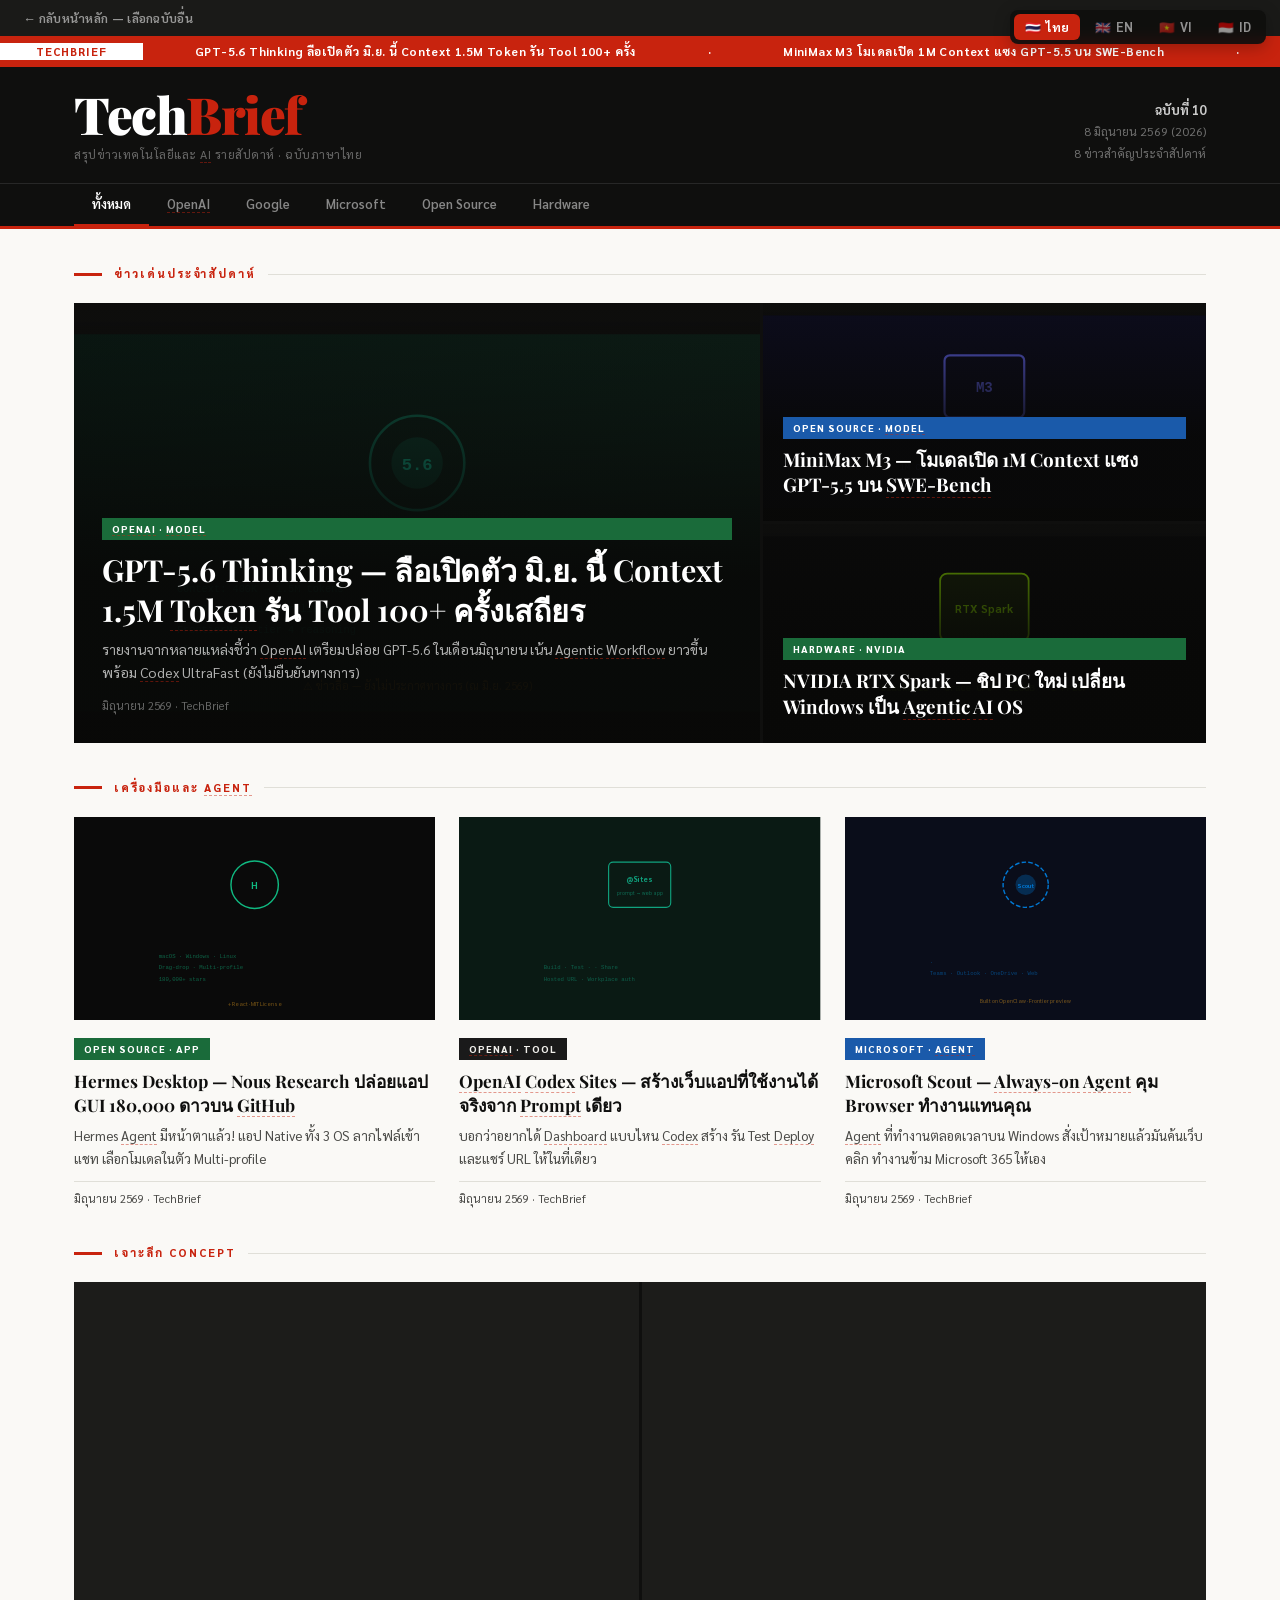
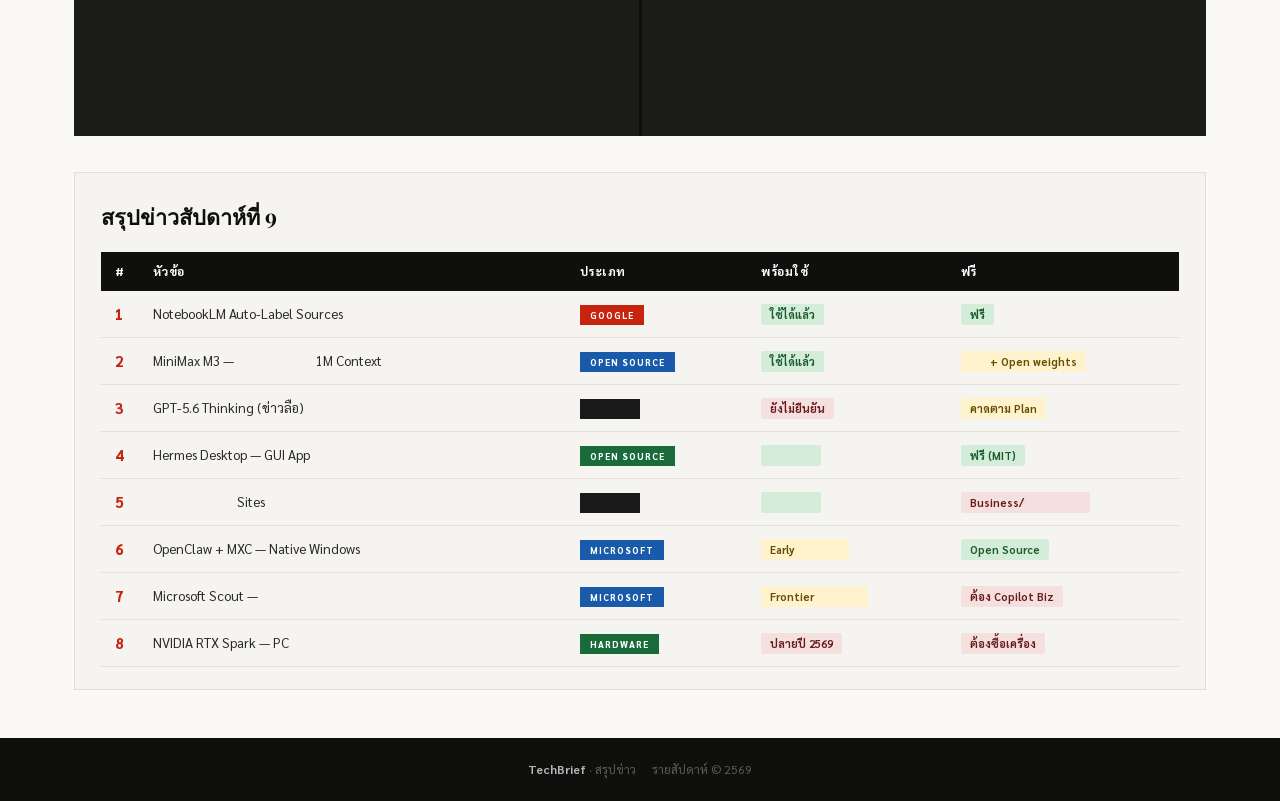
<file: AI-news_10.html>
<!DOCTYPE html>
<html lang="th">
<head>
<meta charset="UTF-8">
<meta name="viewport" content="width=device-width, initial-scale=1.0">
<title>TechBrief — สรุปข่าวเทคโนโลยีและ AI รายสัปดาห์</title>
<link href="https://fonts.googleapis.com/css2?family=Sarabun:ital,wght@0,300;0,400;0,600;0,700;0,800;1,400&family=Playfair+Display:wght@700;900&display=swap" rel="stylesheet">
<style>
*,*::before,*::after{box-sizing:border-box;margin:0;padding:0}
:root{
  --ink:#0f0f0e;--ink-2:#2a2a28;--ink-3:#4a4a47;
  --smoke:#f5f4f0;--paper:#faf9f6;--rule:#e0dfd8;
  --accent:#c8230e;--accent2:#e8a020;
  --serif:'Playfair Display',Georgia,serif;
  --sans:'Sarabun','Noto Sans Thai',sans-serif;
  --max:1180px;
}
html{font-size:16px}
body{background:var(--paper);color:var(--ink);font-family:var(--sans);line-height:1.6;-webkit-font-smoothing:antialiased}
a{color:inherit;text-decoration:none}
.ticker-wrap{background:var(--accent);overflow:hidden}
.ticker-inner{display:flex;align-items:center;padding:6px 0;white-space:nowrap;animation:ticker 55s linear infinite;font-size:12px;font-weight:700;color:#fff;letter-spacing:.4px}
.ticker-inner span{padding:0 36px}
.tlabel{background:#fff;color:var(--accent);font-size:11px;font-weight:800;padding:2px 10px;margin-right:16px;letter-spacing:1px;flex-shrink:0}
@keyframes ticker{0%{transform:translateX(0)}100%{transform:translateX(-50%)}}
.site-header{background:var(--ink);border-bottom:3px solid var(--accent)}
.masthead-inner{max-width:var(--max);margin:0 auto;padding:22px 24px 18px;display:flex;align-items:flex-end;justify-content:space-between;gap:24px}
.site-name{font-family:var(--serif);font-size:clamp(2rem,5vw,3.2rem);font-weight:900;color:#fff;letter-spacing:-1.5px;line-height:1}
.site-name em{color:var(--accent);font-style:normal}
.site-tagline{color:rgba(255,255,255,.38);font-size:12px;letter-spacing:.5px;margin-top:5px}
.site-meta{text-align:right;color:rgba(255,255,255,.4);font-size:12px;line-height:1.8}
.site-meta strong{color:rgba(255,255,255,.78);display:block;font-size:13px}
.site-nav{border-top:1px solid rgba(255,255,255,.1)}
.site-nav ul{max-width:var(--max);margin:0 auto;padding:0 24px;display:flex;list-style:none;overflow-x:auto}
.site-nav li a{display:block;padding:10px 18px;font-size:13px;font-weight:600;color:rgba(255,255,255,.5);border-bottom:2px solid transparent;transition:color .15s,border-color .15s;white-space:nowrap;cursor:pointer}
.site-nav li a:hover{color:rgba(255,255,255,.85)}
.site-nav li a.tab-active{color:#fff;border-bottom-color:var(--accent)}
.page-wrap{max-width:var(--max);margin:0 auto;padding:0 24px}
.section-label{display:flex;align-items:center;gap:12px;margin:36px 0 20px}
.section-label::before{content:'';width:28px;height:3px;background:var(--accent);flex-shrink:0}
.slabel-text{font-size:11px;font-weight:800;letter-spacing:2px;text-transform:uppercase;color:var(--accent)}
.section-label::after{content:'';flex:1;height:1px;background:var(--rule)}
.chip{display:inline-block;font-size:10px;font-weight:800;letter-spacing:1px;padding:3px 10px;text-transform:uppercase}
.chip-red{background:var(--accent);color:#fff}.chip-gold{background:var(--accent2);color:var(--ink)}.chip-dark{background:rgba(255,255,255,.15);color:#fff}.chip-slate{background:#1a1a1a;color:#f0efeb}.chip-blue{background:#1a5aaa;color:#fff}.chip-green{background:#1a6b3a;color:#fff}.chip-purple{background:#5a1a8a;color:#fff}
.hero-grid{display:grid;grid-template-columns:1.55fr 1fr;gap:3px;background:var(--ink)}
@media(max-width:720px){.hero-grid{grid-template-columns:1fr}}
.hero-primary{position:relative;overflow:hidden;cursor:pointer}
.hero-primary svg.cover{width:100%;height:440px;display:block;transition:transform .5s ease-out}
.hero-primary:hover svg.cover{transform:scale(1.03)}
.hero-overlay{position:absolute;inset:0;background:linear-gradient(to top,rgba(8,8,7,.93) 38%,rgba(8,8,7,.15) 100%);display:flex;flex-direction:column;justify-content:flex-end;padding:28px}
.hero-primary .hl{font-family:var(--serif);font-size:clamp(1.3rem,2.8vw,1.9rem);font-weight:700;color:#fff;line-height:1.3;margin:10px 0 9px}
.hero-primary .dk{font-size:14px;color:rgba(255,255,255,.68);line-height:1.65;margin-bottom:12px}
.byline{font-size:11.5px;color:rgba(255,255,255,.38)}
.hero-stack{display:flex;flex-direction:column;gap:3px}
.hero-secondary{position:relative;overflow:hidden;flex:1;cursor:pointer;min-height:218px}
.hero-secondary svg.cover{width:100%;height:218px;display:block;transition:transform .5s ease-out}
.hero-secondary:hover svg.cover{transform:scale(1.04)}
.hero-secondary .hero-overlay{padding:18px 20px}
.hero-secondary .hl{font-family:var(--serif);font-size:clamp(1rem,1.7vw,1.18rem);font-weight:700;color:#fff;line-height:1.35;margin:8px 0 6px}
.article-row{display:grid;grid-template-columns:repeat(3,1fr);gap:28px 24px;margin-bottom:14px}
@media(max-width:860px){.article-row{grid-template-columns:repeat(2,1fr)}}
@media(max-width:520px){.article-row{grid-template-columns:1fr}}
.article-card{cursor:pointer}
.thumb-wrap{overflow:hidden;aspect-ratio:16/9;margin-bottom:14px}
.thumb-wrap svg{width:100%;height:100%;display:block;transition:transform .45s ease-out}
.article-card:hover .thumb-wrap svg{transform:scale(1.05)}
.article-card .chip{margin-bottom:9px}
.article-card .hl{font-family:var(--serif);font-size:1.08rem;font-weight:700;line-height:1.4;color:var(--ink);margin-bottom:8px}
.article-card .excerpt{font-size:13.5px;color:var(--ink-3);line-height:1.7;margin-bottom:10px}
.article-card .byline{font-size:11.5px;color:var(--ink-3);border-top:1px solid var(--rule);padding-top:8px}
.explainer-grid{display:grid;grid-template-columns:1fr 1fr;gap:3px;background:var(--ink)}
@media(max-width:600px){.explainer-grid{grid-template-columns:1fr}}
.explainer-card{background:#1c1c1a;padding:30px 26px;cursor:pointer;transition:background .2s;display:flex;flex-direction:column}
.explainer-card:hover{background:#222220}
.explainer-card svg{width:100%;height:192px;display:block;margin-bottom:20px;opacity:.82;transition:opacity .3s}
.explainer-card:hover svg{opacity:1}
.kicker{font-size:11px;font-weight:800;letter-spacing:1.5px;text-transform:uppercase;color:var(--accent2);margin-bottom:10px}
.explainer-card .hl{font-family:var(--serif);font-size:1.28rem;font-weight:700;color:#f5f4f0;line-height:1.35;margin-bottom:12px}
.explainer-card .excerpt{font-size:13.5px;color:rgba(245,244,240,.58);line-height:1.7;margin-bottom:16px;flex:1}
.tag-row{display:flex;flex-wrap:wrap;gap:6px}
.tag{font-size:11px;color:rgba(245,244,240,.45);border:1px solid rgba(245,244,240,.18);padding:3px 9px;transition:.2s}
.explainer-card:hover .tag{border-color:rgba(245,244,240,.32);color:rgba(245,244,240,.68)}
.table-section{background:var(--smoke);border:1px solid var(--rule);padding:26px 26px 22px;margin-top:36px}
.table-section h2{font-family:var(--serif);font-size:1.35rem;font-weight:700;margin-bottom:18px}
table{width:100%;border-collapse:collapse;font-size:13.5px}
thead th{background:var(--ink);color:#fff;text-align:left;padding:10px 14px;font-weight:700;font-size:12px;letter-spacing:.5px}
tbody tr{border-bottom:1px solid var(--rule)}
tbody tr:hover{background:#edece6}
tbody td{padding:11px 14px;color:var(--ink-2);vertical-align:middle}
tbody td:first-child{font-weight:800;color:var(--accent);font-size:15px;width:36px}
.badge{display:inline-block;font-size:11px;font-weight:700;padding:2px 9px;border-radius:2px}
.yes{background:#d4edda;color:#1a5c2a}.no{background:#f5e0e0;color:#6b1a1a}.part{background:#fff3cd;color:#664d00}
.site-footer{background:var(--ink);color:rgba(255,255,255,.32);text-align:center;font-size:12px;padding:22px;margin-top:48px}
.site-footer strong{color:rgba(255,255,255,.7)}
hr.rule{border:none;border-top:1px solid var(--rule);margin:36px 0}
.hidden-card{display:none!important}
.article-card,.hero-primary,.hero-secondary,.explainer-card{transition:transform .2s,box-shadow .2s}
.article-card:hover,.hero-primary:hover,.hero-secondary:hover{transform:translateY(-3px);box-shadow:0 8px 28px rgba(0,0,0,.14)}
.read-more{color:var(--accent);font-size:.8rem;font-weight:600}
@keyframes fadeUp{from{opacity:0;transform:translateY(14px)}to{opacity:1;transform:translateY(0)}}
.fu{animation:fadeUp .5s ease-out both}.d1{animation-delay:.06s}.d2{animation-delay:.12s}.d3{animation-delay:.18s}
#detail-view{min-height:100vh;background:var(--paper)}
.detail-topbar{background:var(--ink);padding:12px 32px;display:flex;align-items:center;gap:20px;position:sticky;top:0;z-index:100}
.back-btn{background:none;border:1px solid rgba(255,255,255,.3);color:white;padding:6px 16px;border-radius:4px;cursor:pointer;font-family:var(--sans);font-size:.85rem}
.back-btn:hover{background:rgba(255,255,255,.12)}
.site-name-sm{color:white;font-family:var(--serif);font-size:1.1rem;font-weight:700}
.site-name-sm em{color:var(--accent);font-style:normal}
.detail-inner{max-width:780px;margin:0 auto;padding:48px 24px 80px}
.detail-meta{display:flex;align-items:center;gap:12px;margin-bottom:24px}
.detail-meta .byline{color:var(--ink-3)}
.detail-hero-svg{width:100%;border-radius:10px;overflow:hidden;margin-bottom:36px;box-shadow:0 4px 24px rgba(0,0,0,.12)}
.detail-hero-svg svg{width:100%;height:auto;display:block}
.detail-headline{font-family:var(--serif);font-size:clamp(1.7rem,4vw,2.4rem);line-height:1.25;color:var(--ink);margin-bottom:8px}
.detail-section{margin-top:40px;padding-top:32px;border-top:1px solid var(--rule)}
.detail-section h2{font-family:var(--sans);font-size:.7rem;font-weight:700;letter-spacing:.1em;text-transform:uppercase;color:var(--accent);margin-bottom:14px}
.detail-section p{font-family:var(--sans);font-size:1.05rem;line-height:1.8;color:var(--ink-2)}
.detail-footer-link{display:inline-flex;align-items:center;gap:8px;margin-top:48px;padding:12px 24px;background:var(--ink);color:white;border-radius:6px;text-decoration:none;font-family:var(--sans);font-size:.9rem;font-weight:600}
.detail-footer-link:hover{opacity:.82}
.hub-link{background:#1a1a18;padding:8px 24px;display:flex;align-items:center}
.hub-link a{color:rgba(255,255,255,.55);font-size:12.5px;font-weight:600;text-decoration:none;font-family:var(--sans);letter-spacing:.3px;transition:color .15s}
.hub-link a:hover{color:#fff}
</style>
</head>
<body>

<div class="hub-link"><a href="index.html">&larr; กลับหน้าหลัก — เลือกฉบับอื่น</a></div>

<div id="index-view">

<!-- TICKER -->
<div class="ticker-wrap">
  <div class="ticker-inner">
    <span class="tlabel">TECHBRIEF</span>
    <span>GPT-5.6 Thinking ลือเปิดตัว มิ.ย. นี้ Context 1.5M Token รัน Tool 100+ ครั้ง</span><span>·</span>
    <span>MiniMax M3 โมเดลเปิด 1M Context แซง GPT-5.5 บน SWE-Bench</span><span>·</span>
    <span>NVIDIA RTX Spark ชิป PC ใหม่ เปลี่ยน Windows เป็น Agentic AI OS</span><span>·</span>
    <span>Hermes Desktop เปิดตัวแอป GUI 180,000 ดาวบน GitHub</span><span>·</span>
    <span>OpenAI Codex Sites สร้างเว็บแอปจาก Prompt เดียว</span><span>·</span>
    <span>Microsoft Scout — Always-on Agent คุม Browser แทนคุณ</span><span>·</span>
    <span>OpenClaw รันบน Windows native ผ่าน MXC Sandbox</span><span>·</span>
    <span>NotebookLM จัดหมวดหมู่ Source อัตโนมัติ Auto-Label</span><span>·</span>
    <span class="tlabel">TECHBRIEF</span>
    <span>GPT-5.6 Thinking ลือเปิดตัว มิ.ย. นี้ Context 1.5M Token</span><span>·</span>
    <span>MiniMax M3 โมเดลเปิด 1M Context แซง GPT-5.5</span><span>·</span>
    <span>NVIDIA RTX Spark ชิป PC ใหม่ Agentic AI OS</span><span>·</span>
    <span>Hermes Desktop เปิดตัวแอป GUI 180,000 ดาว</span><span>·</span>
    <span>OpenAI Codex Sites สร้างเว็บแอปจาก Prompt เดียว</span><span>·</span>
    <span>Microsoft Scout — Always-on Agent คุม Browser</span><span>·</span>
    <span>OpenClaw รันบน Windows native ผ่าน MXC</span><span>·</span>
    <span>NotebookLM จัดหมวดหมู่ Source อัตโนมัติ</span><span>·</span>
  </div>
</div>

<!-- HEADER -->
<header class="site-header">
  <div class="masthead-inner">
    <div>
      <div class="site-name">Tech<em>Brief</em></div>
      <div class="site-tagline">สรุปข่าวเทคโนโลยีและ AI รายสัปดาห์ · ฉบับภาษาไทย</div>
    </div>
    <div class="site-meta">
      <strong>ฉบับที่ 10</strong>
      8 มิถุนายน 2569 (2026)<br>
      8 ข่าวสำคัญประจำสัปดาห์
    </div>
  </div>
  <nav class="site-nav">
    <ul id="tab-list">
      <li><a href="#" data-filter="all" class="tab-active">ทั้งหมด</a></li>
      <li><a href="#" data-filter="openai">OpenAI</a></li>
      <li><a href="#" data-filter="google">Google</a></li>
      <li><a href="#" data-filter="microsoft">Microsoft</a></li>
      <li><a href="#" data-filter="opensource">Open Source</a></li>
      <li><a href="#" data-filter="hardware">Hardware</a></li>
    </ul>
  </nav>
</header>

<div class="page-wrap">

<div class="section-label"><span class="slabel-text">ข่าวเด่นประจำสัปดาห์</span></div>

<!-- HERO GRID -->
<div class="hero-grid" id="hero-grid">
  <!-- HERO PRIMARY: GPT-5.6 -->
  <div class="hero-primary fu" data-cat="openai" onclick="showDetail('gpt56')">
    <svg class="cover" viewBox="0 0 800 440" xmlns="http://www.w3.org/2000/svg">
      <defs><linearGradient id="hg1" x1="0" y1="0" x2="1" y2="1"><stop offset="0%" stop-color="#0a1a14"/><stop offset="100%" stop-color="#10261c"/></linearGradient></defs>
      <rect width="800" height="440" fill="url(#hg1)"/>
      <g transform="translate(400,150)">
        <circle r="55" fill="none" stroke="#10a37f" stroke-width="3" opacity="0.5"/>
        <circle r="30" fill="#10a37f" opacity="0.2"/>
        <text y="8" text-anchor="middle" font-family="monospace" font-size="20" fill="#10a37f" font-weight="bold">5.6</text>
      </g>
      <g font-family="monospace" font-size="12" fill="#10a37f" opacity="0.55">
        <text x="120" y="300">Context: 400K → 1.5M tokens</text>
        <text x="120" y="324">Agentic: 100+ tool calls reliable</text>
        <text x="120" y="348">FrontierMath tier 4 reasoning</text>
        <text x="120" y="372">Codex UltraFast mode</text>
      </g>
      <text x="400" y="415" text-anchor="middle" font-size="13" fill="#e8a020" opacity="0.6">⚠ ข่าวลือ — ยังไม่ประกาศทางการ (ณ มิ.ย. 2569)</text>
    </svg>
    <div class="hero-overlay">
      <span class="chip chip-green">OpenAI · Model</span>
      <h2 class="hl">GPT-5.6 Thinking — ลือเปิดตัว มิ.ย. นี้ Context 1.5M Token รัน Tool 100+ ครั้งเสถียร</h2>
      <p class="dk">รายงานจากหลายแหล่งชี้ว่า OpenAI เตรียมปล่อย GPT-5.6 ในเดือนมิถุนายน เน้น Agentic Workflow ยาวขึ้น พร้อม Codex UltraFast (ยังไม่ยืนยันทางการ)</p>
      <span class="byline">มิถุนายน 2569 · TechBrief</span>
    </div>
  </div>
  <div class="hero-stack">
    <!-- HERO SECONDARY 1: MiniMax M3 -->
    <div class="hero-secondary fu d1" data-cat="opensource" onclick="showDetail('minimax')">
      <svg class="cover" viewBox="0 0 500 218" xmlns="http://www.w3.org/2000/svg">
        <rect width="500" height="218" fill="#0d0d20"/>
        <g transform="translate(250,80)"><rect x="-45" y="-35" width="90" height="70" rx="6" fill="none" stroke="#6366f1" stroke-width="2.5"/><text y="6" text-anchor="middle" font-family="monospace" font-size="16" fill="#6366f1" font-weight="bold">M3</text></g>
        <text x="250" y="175" text-anchor="middle" font-family="monospace" font-size="10" fill="#6366f1" opacity="0.5">1M Context · MSA · SWE-Bench 59% &gt; GPT-5.5</text>
      </svg>
      <div class="hero-overlay">
        <span class="chip chip-blue">Open Source · Model</span>
        <h2 class="hl">MiniMax M3 — โมเดลเปิด 1M Context แซง GPT-5.5 บน SWE-Bench</h2>
      </div>
    </div>
    <!-- HERO SECONDARY 2: RTX Spark -->
    <div class="hero-secondary fu d2" data-cat="hardware" onclick="showDetail('rtxspark')">
      <svg class="cover" viewBox="0 0 500 218" xmlns="http://www.w3.org/2000/svg">
        <rect width="500" height="218" fill="#0a0a0a"/>
        <g transform="translate(250,80)"><rect x="-50" y="-38" width="100" height="76" rx="8" fill="#76b900" opacity="0.12"/><rect x="-50" y="-38" width="100" height="76" rx="8" fill="none" stroke="#76b900" stroke-width="2"/><text y="6" text-anchor="middle" font-size="13" fill="#76b900" font-weight="bold">RTX Spark</text></g>
        <text x="250" y="175" text-anchor="middle" font-family="monospace" font-size="10" fill="#76b900" opacity="0.5">Blackwell + Grace CPU · 128GB · 1 PFLOP</text>
      </svg>
      <div class="hero-overlay">
        <span class="chip chip-green">Hardware · NVIDIA</span>
        <h2 class="hl">NVIDIA RTX Spark — ชิป PC ใหม่ เปลี่ยน Windows เป็น Agentic AI OS</h2>
      </div>
    </div>
  </div>
</div>

<!-- ROW 1: 3 CARDS -->
<div class="section-label"><span class="slabel-text">เครื่องมือและ Agent</span></div>
<div class="article-row">
  <!-- Hermes Desktop -->
  <div class="article-card fu" data-cat="opensource" onclick="showDetail('hermesdesktop')">
    <div class="thumb-wrap">
      <svg viewBox="0 0 640 360" xmlns="http://www.w3.org/2000/svg">
        <rect width="640" height="360" fill="#0a0a0a"/>
        <g transform="translate(320,120)"><circle r="42" fill="none" stroke="#10b981" stroke-width="2.5"/><text y="8" text-anchor="middle" font-size="18" fill="#10b981" font-weight="bold">H</text></g>
        <g font-family="monospace" font-size="10" fill="#10b981" opacity="0.5"><text x="150" y="250">macOS · Windows · Linux</text><text x="150" y="270">Drag-drop · Multi-profile</text><text x="150" y="290">180,000+ GitHub stars</text></g>
        <text x="320" y="335" text-anchor="middle" font-size="10" fill="#e8a020" opacity="0.5">Electron + React · MIT License</text>
      </svg>
    </div>
    <span class="chip chip-green">Open Source · App</span>
    <h3 class="hl">Hermes Desktop — Nous Research ปล่อยแอป GUI 180,000 ดาวบน GitHub</h3>
    <p class="excerpt">Hermes Agent มีหน้าตาแล้ว! แอป Native ทั้ง 3 OS ลากไฟล์เข้าแชท เลือกโมเดลในตัว Multi-profile</p>
    <div class="byline">มิถุนายน 2569 · TechBrief</div>
  </div>
  <!-- Codex Sites -->
  <div class="article-card fu d1" data-cat="openai" onclick="showDetail('codexsites')">
    <div class="thumb-wrap">
      <svg viewBox="0 0 640 360" xmlns="http://www.w3.org/2000/svg">
        <rect width="640" height="360" fill="#0a1a14"/>
        <g transform="translate(320,120)"><rect x="-55" y="-40" width="110" height="80" rx="8" fill="none" stroke="#10a37f" stroke-width="2"/><text y="-5" text-anchor="middle" font-size="13" fill="#10a37f" font-weight="bold">@Sites</text><text y="18" text-anchor="middle" font-size="9" fill="#10a37f" opacity="0.6">prompt → web app</text></g>
        <g font-family="monospace" font-size="10" fill="#10a37f" opacity="0.5"><text x="150" y="270">Build · Test · Deploy · Share</text><text x="150" y="290">Hosted URL · Workplace auth</text></g>
      </svg>
    </div>
    <span class="chip chip-slate">OpenAI · Tool</span>
    <h3 class="hl">OpenAI Codex Sites — สร้างเว็บแอปที่ใช้งานได้จริงจาก Prompt เดียว</h3>
    <p class="excerpt">บอกว่าอยากได้ Dashboard แบบไหน Codex สร้าง รัน Test Deploy และแชร์ URL ให้ในที่เดียว</p>
    <div class="byline">มิถุนายน 2569 · TechBrief</div>
  </div>
  <!-- Microsoft Scout -->
  <div class="article-card fu d2" data-cat="microsoft" onclick="showDetail('scout')">
    <div class="thumb-wrap">
      <svg viewBox="0 0 640 360" xmlns="http://www.w3.org/2000/svg">
        <rect width="640" height="360" fill="#0a0d1a"/>
        <g transform="translate(320,120)"><circle r="40" fill="none" stroke="#0078d4" stroke-width="2.5" stroke-dasharray="8 4"/><circle r="18" fill="#0078d4" opacity="0.3"/><text y="6" text-anchor="middle" font-size="11" fill="#0078d4" font-weight="bold">Scout</text></g>
        <g font-family="monospace" font-size="10" fill="#0078d4" opacity="0.5"><text x="150" y="260">Always-on · Proactive</text><text x="150" y="280">Teams · Outlook · OneDrive · Web</text></g>
        <text x="320" y="330" text-anchor="middle" font-size="10" fill="#e8a020" opacity="0.5">Built on OpenClaw · Frontier preview</text>
      </svg>
    </div>
    <span class="chip chip-blue">Microsoft · Agent</span>
    <h3 class="hl">Microsoft Scout — Always-on Agent คุม Browser ทำงานแทนคุณ</h3>
    <p class="excerpt">Agent ที่ทำงานตลอดเวลาบน Windows สั่งเป้าหมายแล้วมันค้นเว็บ คลิก ทำงานข้าม Microsoft 365 ให้เอง</p>
    <div class="byline">มิถุนายน 2569 · TechBrief</div>
  </div>
</div>

<!-- EXPLAINER DARK ROW -->
<div class="section-label"><span class="slabel-text">เจาะลึก Concept</span></div>
<div class="explainer-grid">
  <!-- OpenClaw / MXC -->
  <div class="explainer-card fu" data-cat="microsoft" onclick="showDetail('openclaw')">
    <svg viewBox="0 0 500 192" xmlns="http://www.w3.org/2000/svg">
      <rect width="500" height="192" fill="#0a0a12"/>
      <g transform="translate(250,72)"><rect x="-50" y="-35" width="100" height="70" rx="8" fill="none" stroke="#0078d4" stroke-width="2"/><rect x="-35" y="-22" width="70" height="44" rx="4" fill="#0078d4" opacity="0.15"/><text y="5" text-anchor="middle" font-family="monospace" font-size="14" fill="#0078d4" font-weight="bold">MXC</text></g>
      <text x="250" y="160" text-anchor="middle" font-family="monospace" font-size="10" fill="#0078d4" opacity="0.5">Sandbox for AI Agents · Policy-driven isolation</text>
    </svg>
    <span class="kicker">Microsoft · Security</span>
    <h3 class="hl">OpenClaw บน Windows Native ผ่าน MXC — Sandbox คุม AI Agent</h3>
    <p class="excerpt">Microsoft Execution Containers (MXC) คือชั้นความปลอดภัยที่ให้ AI Agent รันซอฟต์แวร์ได้แต่คุมขอบเขตไม่ให้ทำอันตรายระบบ</p>
    <div class="tag-row"><span class="tag">MXC</span><span class="tag">Sandbox</span><span class="tag">Build 2026</span><span class="tag">Security</span></div>
  </div>
  <!-- NotebookLM Auto-Label -->
  <div class="explainer-card fu d1" data-cat="google" onclick="showDetail('notebooklm')">
    <svg viewBox="0 0 500 192" xmlns="http://www.w3.org/2000/svg">
      <rect width="500" height="192" fill="#0a0a12"/>
      <g transform="translate(250,72)"><rect x="-55" y="-35" width="110" height="70" rx="6" fill="none" stroke="#4285f4" stroke-width="2"/><text y="-5" text-anchor="middle" font-size="11" fill="#4285f4" font-weight="bold">Auto-Label</text><text y="15" text-anchor="middle" font-size="20">🏷️</text></g>
      <text x="250" y="160" text-anchor="middle" font-family="monospace" font-size="10" fill="#4285f4" opacity="0.5">5+ sources → auto-grouped &amp; labeled</text>
    </svg>
    <span class="kicker">Google · NotebookLM</span>
    <h3 class="hl">NotebookLM Auto-Label Sources — จัดหมวดหมู่เอกสารวิจัยให้อัตโนมัติ</h3>
    <p class="excerpt">พอมี Source เกิน 5 ชิ้น NotebookLM อ่านเนื้อหา จัดกลุ่มที่เกี่ยวข้อง และติด Label ให้เอง แก้เองได้ ใส่ Emoji ได้</p>
    <div class="tag-row"><span class="tag">Gemini</span><span class="tag">Research</span><span class="tag">Auto-organize</span><span class="tag">ฟรี</span></div>
  </div>
</div>

<!-- SUMMARY TABLE -->
<div class="table-section">
  <h2>สรุปข่าวสัปดาห์ที่ 9</h2>
  <div style="overflow-x:auto">
  <table>
    <thead><tr><th>#</th><th>หัวข้อ</th><th>ประเภท</th><th>พร้อมใช้</th><th>ฟรี</th></tr></thead>
    <tbody>
      <tr style="cursor:pointer" onclick="showDetail('notebooklm')"><td>1</td><td>NotebookLM Auto-Label Sources</td><td><span class="chip chip-red" style="font-size:9px">Google</span></td><td><span class="badge yes">ใช้ได้แล้ว</span></td><td><span class="badge yes">ฟรี</span></td></tr>
      <tr style="cursor:pointer" onclick="showDetail('minimax')"><td>2</td><td>MiniMax M3 — Open-weight 1M Context</td><td><span class="chip chip-blue" style="font-size:9px">Open Source</span></td><td><span class="badge yes">ใช้ได้แล้ว</span></td><td><span class="badge part">API + Open weights</span></td></tr>
      <tr style="cursor:pointer" onclick="showDetail('gpt56')"><td>3</td><td>GPT-5.6 Thinking (ข่าวลือ)</td><td><span class="chip chip-slate" style="font-size:9px">OpenAI</span></td><td><span class="badge no">ยังไม่ยืนยัน</span></td><td><span class="badge part">คาดตาม Plan</span></td></tr>
      <tr style="cursor:pointer" onclick="showDetail('hermesdesktop')"><td>4</td><td>Hermes Desktop — GUI App</td><td><span class="chip chip-green" style="font-size:9px">Open Source</span></td><td><span class="badge yes">Preview</span></td><td><span class="badge yes">ฟรี (MIT)</span></td></tr>
      <tr style="cursor:pointer" onclick="showDetail('codexsites')"><td>5</td><td>OpenAI Codex Sites</td><td><span class="chip chip-slate" style="font-size:9px">OpenAI</span></td><td><span class="badge yes">Preview</span></td><td><span class="badge no">Business/Enterprise</span></td></tr>
      <tr style="cursor:pointer" onclick="showDetail('openclaw')"><td>6</td><td>OpenClaw + MXC — Native Windows Sandbox</td><td><span class="chip chip-blue" style="font-size:9px">Microsoft</span></td><td><span class="badge part">Early Preview</span></td><td><span class="badge yes">Open Source</span></td></tr>
      <tr style="cursor:pointer" onclick="showDetail('scout')"><td>7</td><td>Microsoft Scout — Autopilot Agent</td><td><span class="chip chip-blue" style="font-size:9px">Microsoft</span></td><td><span class="badge part">Frontier Preview</span></td><td><span class="badge no">ต้อง Copilot Biz</span></td></tr>
      <tr style="cursor:pointer" onclick="showDetail('rtxspark')"><td>8</td><td>NVIDIA RTX Spark — PC Superchip</td><td><span class="chip chip-green" style="font-size:9px">Hardware</span></td><td><span class="badge no">ปลายปี 2569</span></td><td><span class="badge no">ต้องซื้อเครื่อง</span></td></tr>
    </tbody>
  </table>
  </div>
</div>

</div>

<footer class="site-footer"><strong>TechBrief</strong> · สรุปข่าว AI รายสัปดาห์ © 2569</footer>
</div>

<!-- DETAIL VIEW -->
<div id="detail-view" style="display:none">
  <div class="detail-topbar"><button class="back-btn" onclick="showIndex()">← กลับ</button><span class="site-name-sm">Tech<em>Brief</em></span></div>
  <div id="detail-content"></div>
</div>

<script>
var articles = {

'gpt56':{cat:'openai',chip:'chip-green',label:'OpenAI · Model',headline:'GPT-5.6 Thinking — ลือเปิดตัว มิ.ย. นี้ Context 1.5M Token รัน Tool 100+ ครั้งเสถียร',date:'มิถุนายน 2569',source:'TechBrief',
svgHero:`<svg viewBox="0 0 1200 500" xmlns="http://www.w3.org/2000/svg"><rect width="1200" height="500" fill="#0a1a14"/><g transform="translate(600,170)"><circle r="75" fill="none" stroke="#10a37f" stroke-width="3" opacity="0.5"/><circle r="40" fill="#10a37f" opacity="0.15"/><text y="10" text-anchor="middle" font-family="monospace" font-size="32" fill="#10a37f" font-weight="bold">5.6</text></g><g font-family="monospace" font-size="14" fill="#10a37f" opacity="0.6"><text x="200" y="340">Context: 400K → 1.5M tokens</text><text x="200" y="370">Agentic: 100+ tool calls · multi-hour tasks</text></g><text x="600" y="440" text-anchor="middle" font-size="15" fill="#e8a020" opacity="0.7">⚠ ข่าวลือ — OpenAI ยังไม่ประกาศทางการ</text></svg>`,
body:`<section class="detail-section"><h2>ทำอะไรได้บ้าง</h2><p>ก่อนอื่นต้องบอกชัดๆ ว่า GPT-5.6 ยังเป็น "ข่าวลือ" — ณ ต้นเดือนมิถุนายน 2569 OpenAI ยังไม่ประกาศอย่างเป็นทางการ แต่รายงานจากหลายแหล่ง (CometAPI, Geeky Gadgets, Leak tracker) ชี้ตรงกันว่าจะเปิดตัวกลางถึงปลายเดือนมิถุนายน จุดเด่นที่คาดการณ์: Context Window เพิ่มจาก 400K เป็น 1.5 ล้าน Token, ทำงาน Agentic ที่เรียก Tool ได้ 100+ ครั้งอย่างเสถียร, FrontierMath tier 4 (โจทย์คณิตระดับผู้เชี่ยวชาญ) ดีขึ้น และ Codex จะมี UltraFast mode ที่ Latency ต่ำมาก</p></section>
<section class="detail-section"><h2>วิธีเข้าใช้งาน</h2><p>ยังไม่มีข้อมูลราคาหรือวันเปิดตัวที่ยืนยัน คาดว่าจะมาในรูปแบบ GPT-5.6 Thinking และ GPT-5.6 Pro เหมือนรุ่นก่อน (5.4, 5.5) สำหรับผู้ใช้แบบเสียเงิน เมื่อเปิดตัวจริงน่าจะใช้ได้ผ่าน ChatGPT, API และ Codex ทันที เราจะอัปเดตเมื่อ OpenAI ประกาศอย่างเป็นทางการ</p></section>
<section class="detail-section"><h2>ทำไมต้องสนใจ</h2><p>OpenAI ปล่อยรุ่น 5.x ถี่ขึ้นเรื่อยๆ (5.4 มี.ค., 5.5 เม.ย.) ดังนั้น 5.6 ในเดือน มิ.ย. จึงสมเหตุสมผล สิ่งที่น่าจับตาคือ Context 1.5M Token — ใหญ่พอที่จะอ่าน Codebase ทั้งโปรเจกต์ หรือหนังสือทั้งเล่มในครั้งเดียว และความสามารถ Agentic ที่ทำงานหลายชั่วโมงได้เอง สะท้อนว่าการแข่งขันตอนนี้ไม่ใช่ "ใครฉลาดกว่า" แต่เป็น "ใครทำงานยาวๆ ได้เองโดยไม่ต้องคุม" แต่ย้ำอีกครั้ง — รอการยืนยันจาก OpenAI ก่อนตื่นเต้น</p></section>`,
link:'https://www.cometapi.com/gpt-5-6-release-date-features-development/'},

'minimax':{cat:'opensource',chip:'chip-blue',label:'Open Source · Model',headline:'MiniMax M3 — โมเดลเปิด 1M Context ด้วย MSA Architecture แซง GPT-5.5 บน SWE-Bench',date:'มิถุนายน 2569',source:'TechBrief',
svgHero:`<svg viewBox="0 0 1200 500" xmlns="http://www.w3.org/2000/svg"><rect width="1200" height="500" fill="#0d0d20"/><g transform="translate(600,170)"><rect x="-70" y="-55" width="140" height="110" rx="8" fill="none" stroke="#6366f1" stroke-width="2.5"/><text y="10" text-anchor="middle" font-family="monospace" font-size="32" fill="#6366f1" font-weight="bold">M3</text></g><g font-family="monospace" font-size="14" fill="#6366f1" opacity="0.6"><text x="200" y="340">SWE-Bench Pro: 59.0% (&gt; GPT-5.5, Gemini 3.1 Pro)</text><text x="200" y="370">MSA: 9x prefill, 15x decode speedup @1M ctx</text><text x="200" y="400">Native multimodal · 1/20th compute per token</text></g></svg>`,
body:`<section class="detail-section"><h2>ทำอะไรได้บ้าง</h2><p>MiniMax M3 จากบริษัทจีน MiniMax เปิดตัว 1 มิถุนายน 2569 เป็นโมเดล Open-weight ที่รวม 3 จุดเด่นไว้ในตัวเดียว: ประสิทธิภาพ Coding ระดับ Frontier, Context Window 1 ล้าน Token และรับ Input ได้ทั้งภาพและวิดีโอ (Native multimodal) หัวใจคือ MSA (MiniMax Sparse Attention) สถาปัตยกรรมใหม่ที่ทำให้ประมวลผล Context ยาวได้เร็วขึ้น 9-15 เท่า ที่ค่าใช้จ่ายต่อ Token เพียง 1/20 ของรุ่นก่อน ทำคะแนน SWE-Bench Pro 59.0% แซง GPT-5.5 และ Gemini 3.1 Pro</p></section>
<section class="detail-section"><h2>วิธีเข้าใช้งาน</h2><p>API เปิดให้ใช้แล้วผ่าน MiniMax Code, MiniMax Token Plan และ MiniMax API ส่วน Model Weights และ Technical Report จะปล่อยภายใน 10 วันหลังเปิดตัว (กลางมิถุนายน) ในฐานะ Open-weight หมายความว่านักพัฒนาดาวน์โหลดไปรันบนเครื่องตัวเองได้ฟรี (ถ้ามี GPU แรงพอ) เหมาะกับงานที่ต้องการ Privacy หรือ Customize</p></section>
<section class="detail-section"><h2>ทำไมต้องสนใจ</h2><p>MiniMax M3 เป็นการพิสูจน์ว่าโมเดล Open-weight จากจีนตามทัน Frontier model ของฝั่งตะวันตกแล้ว — และในบาง Benchmark ก็แซงด้วย จุดที่น่าทึ่งที่สุดคือ MSA ที่ทำให้ Context 1M Token เร็วและถูกมาก (1/20 ของ Compute เดิม) นี่อาจเปลี่ยนเกม เพราะ Context ยาว = อ่านเอกสารเยอะ = ทำงานซับซ้อนได้ ในราคาที่ Startup เข้าถึงได้ แต่ต้องระวัง — Benchmark บางตัวยังไม่ได้รับการตรวจสอบจากภายนอก ควรรอ Weights และ Report เพื่อยืนยัน</p></section>`,
link:'https://www.marktechpost.com/2026/06/01/minimax-releases-minimax-m3-with-msa-architecture-supporting-1m-token-context-native-multimodality-and-agentic-coding/'},

'rtxspark':{cat:'hardware',chip:'chip-green',label:'Hardware · NVIDIA',headline:'NVIDIA RTX Spark — ชิป PC รุ่นใหม่ เปลี่ยน Windows ให้เป็น Agentic AI OS',date:'มิถุนายน 2569',source:'TechBrief',
svgHero:`<svg viewBox="0 0 1200 500" xmlns="http://www.w3.org/2000/svg"><rect width="1200" height="500" fill="#0a0a0a"/><g transform="translate(600,170)"><rect x="-80" y="-60" width="160" height="120" rx="12" fill="#76b900" opacity="0.1"/><rect x="-80" y="-60" width="160" height="120" rx="12" fill="none" stroke="#76b900" stroke-width="2.5"/><text y="0" text-anchor="middle" font-size="20" fill="#76b900" font-weight="bold">RTX Spark</text><text y="25" text-anchor="middle" font-size="11" fill="#76b900" opacity="0.7">Superchip</text></g><g font-family="monospace" font-size="14" fill="#76b900" opacity="0.6"><text x="200" y="350">Blackwell GPU + 20-core Grace CPU (Arm)</text><text x="200" y="380">128GB unified · 1 PFLOP · NVLink-C2C</text><text x="200" y="410">30+ laptops · 10+ desktops · Fall 2026</text></g></svg>`,
body:`<section class="detail-section"><h2>ทำอะไรได้บ้าง</h2><p>NVIDIA เปิดตัว RTX Spark Superchip ที่งาน Computex 2026 (1 มิถุนายน) เป็นชิปสำหรับ PC รุ่นใหม่ที่ออกแบบมาเพื่อยุค Personal AI Agent โดยเฉพาะ รวม Blackwell RTX GPU (6,144 CUDA cores, Tensor Cores Gen 5 รองรับ FP4) เข้ากับ Grace CPU แบบ Arm 20 คอร์ ผ่าน NVLink-C2C ให้พลัง 1 petaFLOP และ RAM แบบ Unified 128GB จุดเด่นคือ NVIDIA ร่วมมือกับ Microsoft ทำให้ Windows กลายเป็น "Agentic AI OS" — รัน AI Agent บนเครื่องได้เต็มที่ ทั้งทำงาน สร้างคอนเทนต์ และเล่นเกม (รองรับ DLSS, Reflex, G-SYNC)</p></section>
<section class="detail-section"><h2>วิธีเข้าใช้งาน</h2><p>RTX Spark จะมาในแล็ปท็อปและเดสก์ท็อปจากแบรนด์ดังช่วงปลายปี 2569 (Fall 2026) — มีมากกว่า 30 รุ่นแล็ปท็อปและ 10 รุ่นเดสก์ท็อป ราคายังไม่ประกาศ ต่างจาก DGX Spark (รุ่น Workstation ราคา $4,699 ที่เราพูดถึงฉบับก่อน) ตรงที่ RTX Spark เป็นชิปสำหรับ PC ทั่วไป ที่จะอยู่ในเครื่องคอนซูเมอร์ราคาจับต้องได้มากกว่า</p></section>
<section class="detail-section"><h2>ทำไมต้องสนใจ</h2><p>RTX Spark คือสัญญาณว่า "AI บนเครื่องตัวเอง" กำลังกลายเป็นมาตรฐานของ PC ยุคใหม่ — ไม่ใช่แค่ Gaming PC แต่เป็นเครื่องที่รัน AI Agent ได้เต็มที่โดยไม่ต้องพึ่ง Cloud การมี RAM 128GB และ 1 petaFLOP บนแล็ปท็อป หมายความว่าคุณรันโมเดลใหญ่ระดับ MiniMax M3 หรือ Llama ตัวใหญ่ได้บนตัก สำหรับคนไทยที่กังวลเรื่อง Privacy หรือค่า Cloud API รายเดือน นี่คือทางเลือกที่น่าสนใจมากในปลายปีนี้</p></section>`,
link:'https://nvidianews.nvidia.com/news/nvidia-microsoft-windows-pcs-agents-rtx-spark'},

'hermesdesktop':{cat:'opensource',chip:'chip-green',label:'Open Source · App',headline:'Hermes Desktop — Nous Research ปล่อยแอป GUI สำหรับ Agent ที่มี 180,000 ดาวบน GitHub',date:'มิถุนายน 2569',source:'TechBrief',
svgHero:`<svg viewBox="0 0 1200 500" xmlns="http://www.w3.org/2000/svg"><rect width="1200" height="500" fill="#0a0a0a"/><g transform="translate(600,180)"><circle r="70" fill="none" stroke="#10b981" stroke-width="3"/><text y="8" text-anchor="middle" font-size="28" fill="#10b981" font-weight="bold">H</text></g><g font-family="monospace" font-size="14" fill="#10b981" opacity="0.5"><text x="200" y="360">Native: macOS · Windows · Linux</text><text x="200" y="390">Drag-drop files · Inline model picker · Multi-profile</text><text x="200" y="420">180,000+ stars in 4 months · MIT License</text></g></svg>`,
body:`<section class="detail-section"><h2>ทำอะไรได้บ้าง</h2><p>Hermes Desktop คือแอป GUI ฟรี Open-source สำหรับ Hermes Agent ของ Nous Research เปิดตัว Public Preview เมื่อ 2 มิถุนายน 2569 (v0.15.2) สำคัญคือมันไม่ใช่โมเดลใหม่หรือ Agent framework ใหม่ — แต่เป็น "หน้าตา" ที่ทำให้ Hermes Agent (ซึ่งเดิมใช้ผ่าน Command-line เท่านั้น) กลายเป็นแอปที่กดใช้ได้ ฟีเจอร์: ติดตั้งคลิกเดียว, อัปเดตในแอป, ลากไฟล์เข้าแชท, เลือกโมเดลจาก Status bar, รันหลาย Profile พร้อมกัน และเชื่อมต่อ Remote Hermes gateway ผ่าน OAuth</p></section>
<section class="detail-section"><h2>วิธีเข้าใช้งาน</h2><p>ดาวน์โหลดฟรีจาก GitHub (NousResearch/hermes-agent) มี Native builds ทั้ง macOS, Windows และ Linux สร้างด้วย Electron + React และ Python backend ติดตั้งคลิกเดียว มี Self-update ในตัว รองรับภาษาจีนตัวย่อเต็มรูปแบบ (ไทยยังไม่มี) MIT License ใช้ฟรีเชิงพาณิชย์ได้</p></section>
<section class="detail-section"><h2>ทำไมต้องสนใจ</h2><p>Hermes Agent เป็น Open-source Agent framework ที่โตเร็วที่สุดของปี 2026 — สะสม 180,000 ดาวบน GitHub ในเวลาไม่ถึง 4 เดือนนับจากเปิดตัว 25 กุมภาพันธ์ การมี Desktop App ทำให้คนทั่วไป (ไม่ใช่แค่ Developer สาย Command-line) เข้าถึงได้ จุดขายของ Hermes คือ Self-improving — Agent ที่เรียนรู้และปรับปรุงตัวเอง บวกกับ MCP Catalog (ที่เราพูดถึงฉบับก่อน) ทำให้ Hermes เป็นทางเลือก Open-source ที่แข็งแกร่งเทียบกับ Claude Code และ Codex</p></section>`,
link:'https://www.marktechpost.com/2026/06/03/nous-research-releases-hermes-desktop-a-native-cross-platform-front-end-for-hermes-agent-v0-15-2-with-streaming-tool-output/'},

'codexsites':{cat:'openai',chip:'chip-slate',label:'OpenAI · Tool',headline:'OpenAI Codex Sites — สร้างและ Host เว็บแอปที่ใช้งานได้จริงจาก Prompt เดียว',date:'มิถุนายน 2569',source:'TechBrief',
svgHero:`<svg viewBox="0 0 1200 500" xmlns="http://www.w3.org/2000/svg"><rect width="1200" height="500" fill="#0a1a14"/><g transform="translate(600,170)"><rect x="-80" y="-55" width="160" height="110" rx="10" fill="none" stroke="#10a37f" stroke-width="2.5"/><text y="-5" text-anchor="middle" font-size="20" fill="#10a37f" font-weight="bold">@Sites</text><text y="22" text-anchor="middle" font-size="12" fill="#10a37f" opacity="0.6">prompt → working app</text></g><g font-family="monospace" font-size="14" fill="#10a37f" opacity="0.6"><text x="200" y="350">Build → Test → Deploy → Share URL</text><text x="200" y="380">Workplace auth built-in · 5M weekly Codex users</text></g></svg>`,
body:`<section class="detail-section"><h2>ทำอะไรได้บ้าง</h2><p>OpenAI เปิดตัว Codex Sites (Preview) เมื่อ 2 มิถุนายน 2569 พร้อมอัปเดต "Codex for every role" เรียกใช้ผ่าน Plugin @Sites — แค่อธิบายว่าอยากได้แอปแบบไหน Codex จะสร้าง รัน Test เอง Deploy ขึ้น URL ที่ OpenAI Host ให้ และแชร์ในที่ทำงานได้เลย เหมาะกับการสร้างเครื่องมือภายในที่ Knowledge worker ต้องใช้ เช่น Dashboard, Project tracker, Knowledge base, Workflow app เล็กๆ พร้อมระบบ Login ของที่ทำงานในตัว</p></section>
<section class="detail-section"><h2>วิธีเข้าใช้งาน</h2><p>เปิดให้ใช้เฉพาะ ChatGPT Business และ Enterprise เท่านั้น (ยังไม่เปิดให้คนทั่วไป) ข้อจำกัด: ไม่มี Public URL, ไม่มี Custom domain, Export โค้ดไม่ได้ และไม่รองรับระบบจ่ายเงิน เรียกใช้ผ่าน @Sites ในแชท Codex ตอนนี้มีคนใช้ Codex กว่า 5 ล้านคน/สัปดาห์ โต 6 เท่าจากตอนเปิด Desktop app เดือนกุมภาพันธ์</p></section>
<section class="detail-section"><h2>ทำไมต้องสนใจ</h2><p>Codex Sites คือก้าวที่ OpenAI ขยายจาก "เครื่องมือของ Developer" ไปสู่ "เครื่องมือของทุกคนในออฟฟิศ" — ที่น่าสนใจคือ 20% ของผู้ใช้ Codex ตอนนี้ไม่ใช่ Developer และกลุ่มนี้โตเร็วกว่า Developer ถึง 3 เท่า หมายความว่าพนักงานทั่วไปกำลังสร้างเครื่องมือเองโดยไม่ต้องรอทีม IT แม้จะยังจำกัดที่ Business/Enterprise แต่ทิศทางนี้ชัดเจน — อนาคต "สร้างแอป" จะง่ายเท่ากับ "พิมพ์อธิบาย" และทุกคนในบริษัททำได้</p></section>`,
link:'https://techcrunch.com/2026/06/02/openai-launches-new-codex-tools-for-white-collar-work/'},

'openclaw':{cat:'microsoft',chip:'chip-blue',label:'Microsoft · Security',headline:'OpenClaw รันบน Windows Native ผ่าน MXC — Sandbox คุม AI Agent ไม่ให้ทำอันตรายระบบ',date:'มิถุนายน 2569',source:'TechBrief',
svgHero:`<svg viewBox="0 0 1200 500" xmlns="http://www.w3.org/2000/svg"><rect width="1200" height="500" fill="#0a0a12"/><g transform="translate(600,170)"><rect x="-75" y="-55" width="150" height="110" rx="10" fill="none" stroke="#0078d4" stroke-width="2.5"/><rect x="-55" y="-38" width="110" height="76" rx="6" fill="#0078d4" opacity="0.12"/><text y="8" text-anchor="middle" font-family="monospace" font-size="26" fill="#0078d4" font-weight="bold">MXC</text></g><g font-family="monospace" font-size="14" fill="#0078d4" opacity="0.6"><text x="200" y="350">Policy-driven isolation · Declare what agent can access</text><text x="200" y="380">Files ✓ Network ✓ — boundaries enforced at runtime</text></g><text x="600" y="430" text-anchor="middle" font-size="13" fill="#e8a020" opacity="0.6">"Run a 90s game safely → run anything" — Build 2026</text></svg>`,
body:`<section class="detail-section"><h2>ทำอะไรได้บ้าง</h2><p>ที่งาน Microsoft Build 2026 (2 มิถุนายน) Microsoft เปิดตัว MXC (Microsoft Execution Containers) — ชั้นความปลอดภัยแบบ Policy-driven ที่ให้นักพัฒนากำหนดว่า AI Agent เข้าถึงอะไรได้บ้าง (ไฟล์ เครือข่าย) โดยมีขอบเขตบังคับใช้ตอน Runtime OpenClaw (เกม Platformer คลาสสิกที่ทำใหม่แบบ Open-source) ถูกใช้เป็น Demo หลัก — Scott Hanselman รันเกม GPU จริงๆ ภายใน Sandbox ที่ Lockdown ระดับ Enterprise เพื่อพิสูจน์ว่าโฮสต์ปลอดภัย คำพูดเด็ด: "ถ้ารันเกมยุค 90 ได้ปลอดภัยขนาดนี้ ก็รันอะไรก็ได้"</p></section>
<section class="detail-section"><h2>วิธีเข้าใช้งาน</h2><p>MXC SDK อยู่ในขั้น Early Preview เปิดให้นักพัฒนาทดลอง มี Isolation หลายระดับที่ปรับได้ตามความเสี่ยงและเจตนาของงาน OpenClaw เป็น Open-source ติดตั้งบน Windows ได้พร้อม Companion app — สร้าง "Claw" ของตัวเองหรือเชื่อมกับที่มีอยู่ได้ ทั้ง OpenAI และ NVIDIA เข้าร่วมสนับสนุน MXC</p></section>
<section class="detail-section"><h2>ทำไมต้องสนใจ</h2><p>ปัญหาใหญ่ที่สุดของ AI Agent คือ "ความปลอดภัย" — ถ้าให้ Agent รันโค้ดหรือควบคุมเครื่องได้ แล้วมันทำพลาด (หรือถูกหลอก) อาจสร้างความเสียหายร้ายแรง MXC แก้ปัญหานี้ด้วยการสร้าง "กรงนิรภัย" ให้ Agent ทำงานได้แต่ทำอันตรายระบบไม่ได้ นี่คือรากฐานสำคัญของ "Agentic Windows" ที่ Microsoft วางไว้ — ถ้า Agent จะอยู่ในทุกเครื่อง Windows ความปลอดภัยต้องมาก่อน การที่ OpenAI และ NVIDIA ร่วมด้วย แสดงว่า MXC อาจกลายเป็นมาตรฐานอุตสาหกรรม</p></section>`,
link:'https://www.abhs.in/blog/microsoft-mxc-agent-sandbox-windows-openai-nvidia-build-2026'},

'scout':{cat:'microsoft',chip:'chip-blue',label:'Microsoft · Agent',headline:'Microsoft Scout — Always-on Autopilot Agent คุม Browser ทำงานข้าม Microsoft 365 แทนคุณ',date:'มิถุนายน 2569',source:'TechBrief',
svgHero:`<svg viewBox="0 0 1200 500" xmlns="http://www.w3.org/2000/svg"><rect width="1200" height="500" fill="#0a0d1a"/><g transform="translate(600,170)"><circle r="70" fill="none" stroke="#0078d4" stroke-width="3" stroke-dasharray="12 6" opacity="0.5"><animateTransform attributeName="transform" type="rotate" dur="20s" repeatCount="indefinite" from="0" to="360"/></circle><circle r="35" fill="#0078d4" opacity="0.2"/><text y="8" text-anchor="middle" font-size="18" fill="#0078d4" font-weight="bold">Scout</text></g><g font-family="monospace" font-size="14" fill="#0078d4" opacity="0.55"><text x="200" y="350">Teams · Outlook · OneDrive · SharePoint · Web</text><text x="200" y="380">Always-on · Proactive · Built on OpenClaw</text></g></svg>`,
body:`<section class="detail-section"><h2>ทำอะไรได้บ้าง</h2><p>Microsoft Scout คือ Autopilot Agent ที่เปิดตัวที่ Build 2026 (2 มิถุนายน) เป็นการเข้าสู่ตลาด Personal Agent ของ Microsoft เทียบกับ Google Gemini Spark และ Meta Business Agent Scout เป็น AI ที่ทำงานตลอดเวลา (Always-on) ฝังอยู่ใน Windows คอย Monitor บริบทงานของคุณและลงมือทำเชิงรุก โดยไม่ต้องรอสั่ง สั่งเป้าหมายเช่น "วิจัยคู่แข่งในตลาดนี้แล้วสรุปราคา" หรือ "หาใบแจ้งหนี้ไตรมาสที่แล้วทั้งหมดแล้วรวมยอด" — Scout จะเปิด Browser ค้นเว็บ คลิกหน้าต่างๆ และส่งผลลัพธ์แบบมีโครงสร้างกลับมา ทำงานข้าม Teams, Outlook, OneDrive, SharePoint</p></section>
<section class="detail-section"><h2>วิธีเข้าใช้งาน</h2><p>เป็น Experimental Preview ผ่าน Microsoft Frontier program ต้องลงทะเบียน Frontier, ใช้เครื่องที่จัดการด้วย Intune และมี License GitHub Copilot Business หรือ Enterprise ที่ Active สร้างบน OpenClaw — Framework ของ Microsoft ที่รองรับงาน Multi-step ยาวๆ ยังไม่เปิดให้ผู้ใช้ทั่วไป</p></section>
<section class="detail-section"><h2>ทำไมต้องสนใจ</h2><p>Scout คือคำตอบของ Microsoft ต่อ "สงคราม Personal Agent" — Google มี Gemini Spark, ตอนนี้ Microsoft มี Scout ข้อได้เปรียบของ Microsoft คือ Scout ฝังลึกใน Microsoft 365 ที่องค์กรทั่วโลกใช้ทำงานจริงทุกวัน การที่มันเป็น Always-on และ Proactive (ทำงานเองโดยไม่ต้องสั่ง) คือก้าวสำคัญจาก "AI ที่ตอบเมื่อถาม" สู่ "AI ที่เป็นเพื่อนร่วมงาน" แต่ต้องจับตาเรื่องความปลอดภัยและความเป็นส่วนตัว เพราะ Agent ที่ Monitor งานเราตลอดเวลา ก็เห็นข้อมูลเราทั้งหมดเช่นกัน</p></section>`,
link:'https://windowsnews.ai/article/microsoft-scout-autopilot-persistent-ai-agents-for-microsoft-365-and-windows.422042'},

'notebooklm':{cat:'google',chip:'chip-red',label:'Google · NotebookLM',headline:'NotebookLM Auto-Label Sources — จัดหมวดหมู่เอกสารวิจัยให้อัตโนมัติเมื่อมี Source เกิน 5 ชิ้น',date:'มิถุนายน 2569',source:'TechBrief',
svgHero:`<svg viewBox="0 0 1200 500" xmlns="http://www.w3.org/2000/svg"><rect width="1200" height="500" fill="#0a0a12"/><g transform="translate(600,170)"><rect x="-80" y="-55" width="160" height="110" rx="10" fill="none" stroke="#4285f4" stroke-width="2.5"/><text y="-5" text-anchor="middle" font-size="18" fill="#4285f4" font-weight="bold">Auto-Label</text><text y="28" text-anchor="middle" font-size="32">🏷️</text></g><g font-family="monospace" font-size="14" fill="#4285f4" opacity="0.6"><text x="200" y="360">5+ sources → read → group → auto-label</text><text x="200" y="390">Multi-label · Rename · Emoji · Override</text></g></svg>`,
body:`<section class="detail-section"><h2>ทำอะไรได้บ้าง</h2><p>NotebookLM (ผู้ช่วยวิจัยที่ขับเคลื่อนด้วย Gemini) เพิ่มฟีเจอร์ Auto-Label Sources ที่จัดหมวดหมู่ Source ให้อัตโนมัติ ฟีเจอร์จะทำงานเมื่อมี Source ตั้งแต่ 5 ชิ้นขึ้นไป — NotebookLM จะอ่านเนื้อหาแต่ละชิ้น จัดกลุ่มที่เกี่ยวข้องกัน แล้วติด Label ตามหัวข้อ ถ้า Source หนึ่งครอบคลุมหลายเรื่อง ก็ติดได้หลาย Label ทำให้การจัดระเบียบยืดหยุ่นและแม่นยำ คุณยังควบคุมได้เต็มที่ — เปลี่ยนชื่อ Label, จัดเรียงใหม่, ใส่ Emoji หรือ Override กำหนดเองได้ถ้าไม่เห็นด้วย</p></section>
<section class="detail-section"><h2>วิธีเข้าใช้งาน</h2><p>ใช้ได้ทั้ง Web และ Mobile app ไม่แยกระหว่างผู้ใช้ฟรีกับ Workspace ฟีเจอร์เปิดอัตโนมัติเมื่อ Notebook มี Source เกิน 5 ชิ้น เปิดตัวพร้อมอัปเดตอื่นในเดือนเมษายน 2569: Bulk sharing (แชร์หลายคนด้วยการ copy-paste อีเมล) และ Flashcards ที่บันทึกความคืบหน้าและติดตามความเชี่ยวชาญ</p></section>
<section class="detail-section"><h2>ทำไมต้องสนใจ</h2><p>ใครที่ใช้ NotebookLM ทำวิจัยจริงจังจะรู้ว่า พอ Source เกิน 20-30 ชิ้นมันเริ่มรก หาอะไรไม่เจอ Auto-Label แก้ปัญหานี้ตรงจุด — ไม่ต้องนั่งจัดหมวดเอง AI ทำให้ สำหรับนักเรียน นักวิจัย หรือคนทำคอนเทนต์ (อย่าง TechBrief!) ที่ต้องจัดการแหล่งข้อมูลเยอะๆ นี่คือฟีเจอร์ที่ช่วยประหยัดเวลามาก ที่ดีคือมันฟรี และให้เราแก้ Label เองได้ถ้า AI จัดผิด — เป็นสมดุลที่ดีระหว่าง "อัตโนมัติ" กับ "ควบคุมได้"</p></section>`,
link:'https://tech.yahoo.com/ai/gemini/articles/notebooklm-now-automatically-organize-research-195427156.html'}

};

function showDetail(id){var a=articles[id];if(!a)return;document.getElementById('detail-content').innerHTML='<div class="detail-inner"><div class="detail-meta"><span class="chip '+a.chip+'">'+a.label+'</span><span class="byline">'+a.date+' · '+a.source+'</span></div><h1 class="detail-headline">'+a.headline+'</h1><div class="detail-hero-svg">'+a.svgHero+'</div>'+a.body+'<a href="'+a.link+'" target="_blank" rel="noopener" class="detail-footer-link">อ่านบทความต้นฉบับ →</a></div>';document.getElementById('index-view').style.display='none';document.getElementById('detail-view').style.display='block';window.scrollTo(0,0);}
function showIndex(){document.getElementById('detail-view').style.display='none';document.getElementById('index-view').style.display='block';window.scrollTo(0,0);}
(function(){var tabs=document.querySelectorAll('#tab-list a');var cards=document.querySelectorAll('[data-cat]');tabs.forEach(function(tab){tab.addEventListener('click',function(e){e.preventDefault();tabs.forEach(function(t){t.classList.remove('tab-active');});this.classList.add('tab-active');var f=this.getAttribute('data-filter');cards.forEach(function(c){c.classList.toggle('hidden-card',f!=='all'&&c.getAttribute('data-cat')!==f);});var hg=document.getElementById('hero-grid');if(hg){var anyVis=Array.from(hg.querySelectorAll('[data-cat]')).some(function(c){return!c.classList.contains('hidden-card');});hg.style.display=anyVis?'':'grid';if(!anyVis)hg.style.display='none';}});});})();
</script>
<script src="translate.js"></script>
<script src="glossary.js"></script>
</body>
</html>
</file>
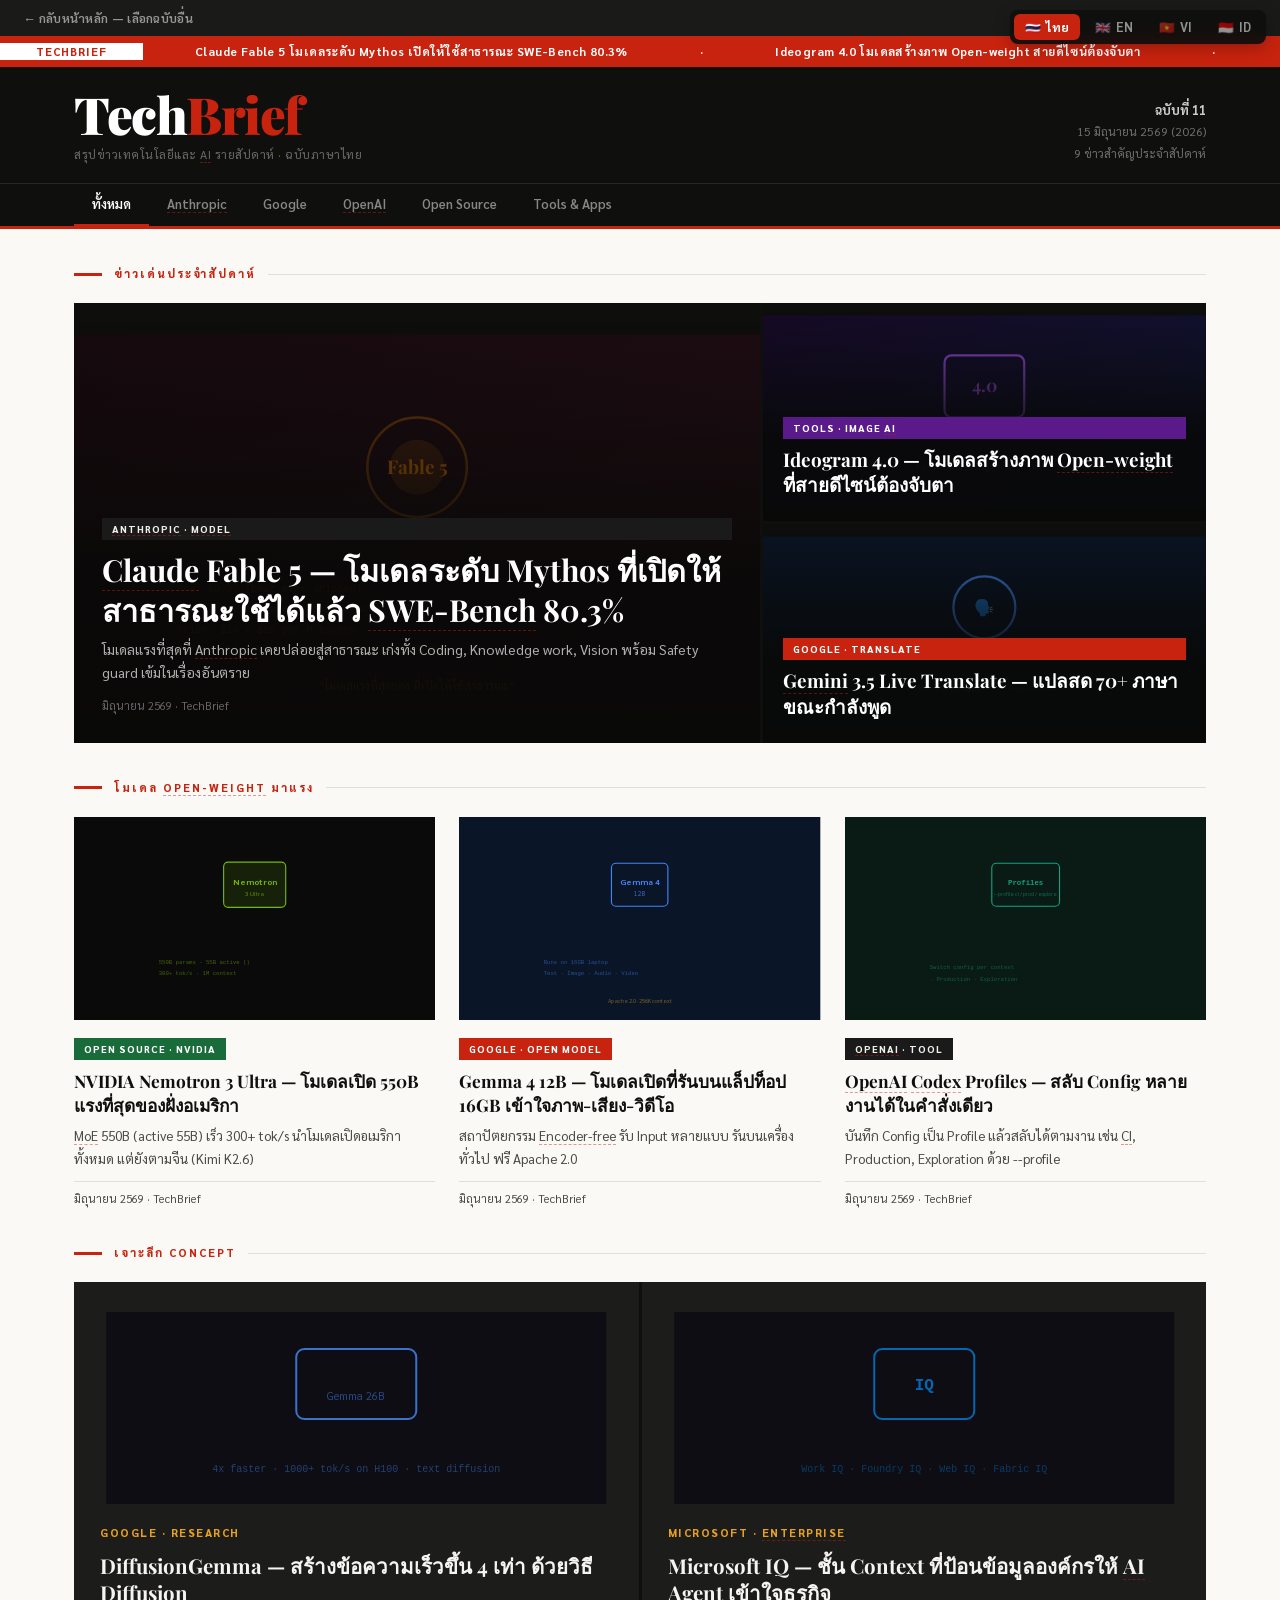
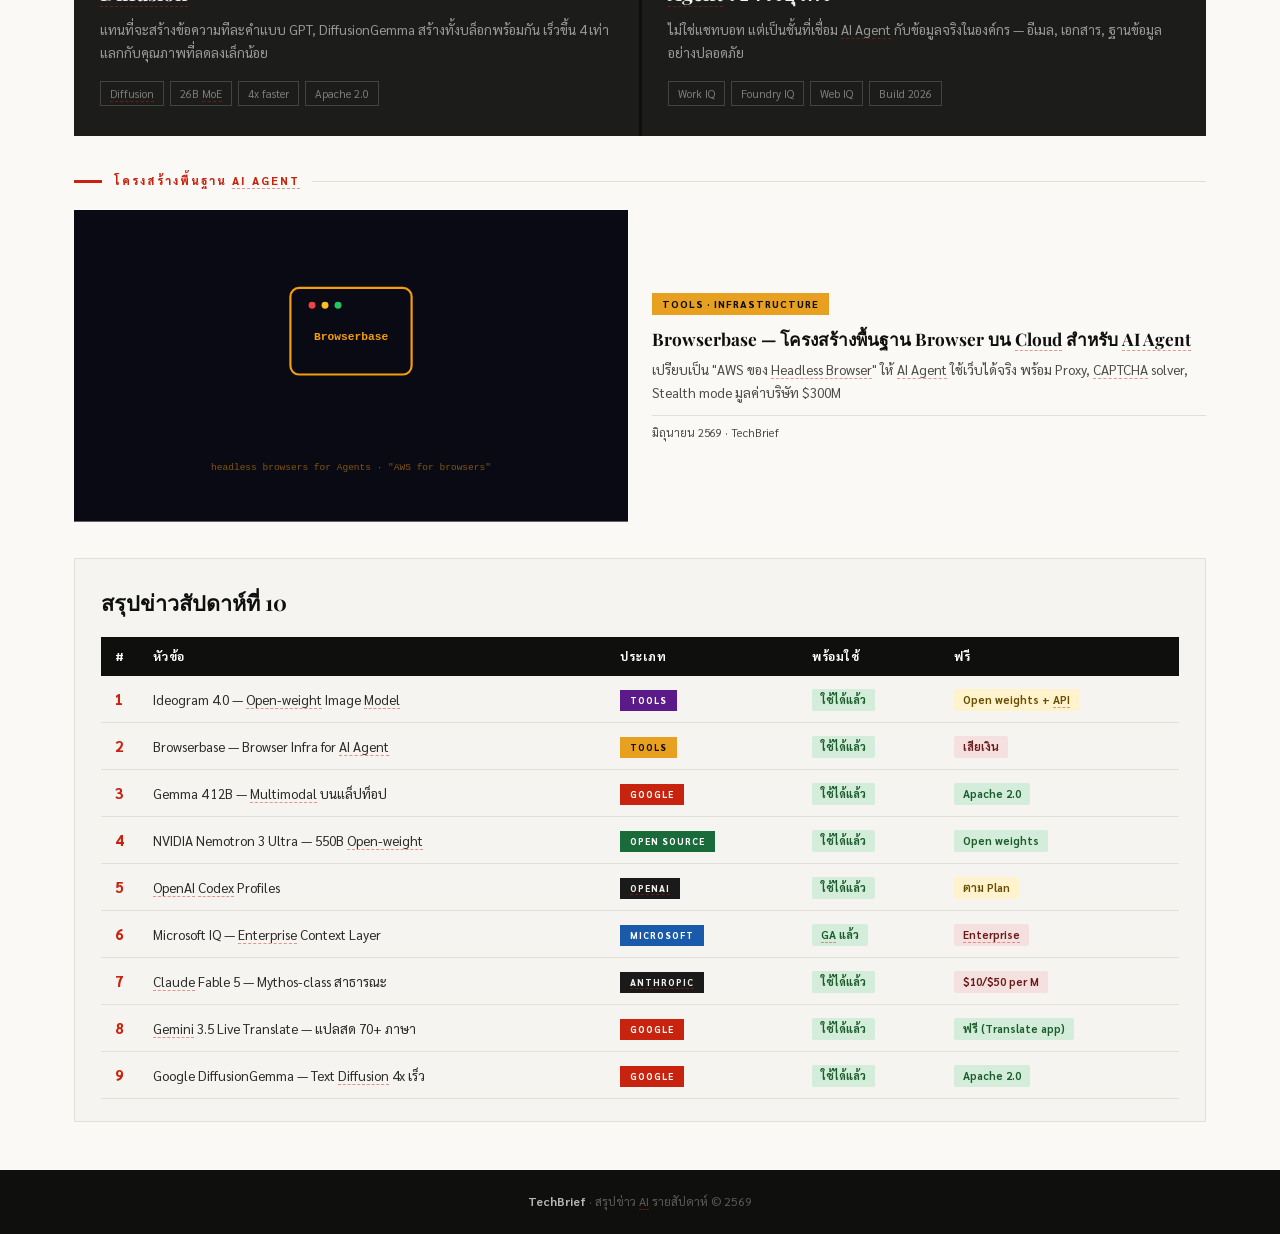
<file: AI-news_11.html>
<!DOCTYPE html>
<html lang="th">
<head>
<meta charset="UTF-8">
<meta name="viewport" content="width=device-width, initial-scale=1.0">
<title>TechBrief — สรุปข่าวเทคโนโลยีและ AI รายสัปดาห์</title>
<link href="https://fonts.googleapis.com/css2?family=Sarabun:ital,wght@0,300;0,400;0,600;0,700;0,800;1,400&family=Playfair+Display:wght@700;900&display=swap" rel="stylesheet">
<style>
*,*::before,*::after{box-sizing:border-box;margin:0;padding:0}
:root{
  --ink:#0f0f0e;--ink-2:#2a2a28;--ink-3:#4a4a47;
  --smoke:#f5f4f0;--paper:#faf9f6;--rule:#e0dfd8;
  --accent:#c8230e;--accent2:#e8a020;
  --serif:'Playfair Display',Georgia,serif;
  --sans:'Sarabun','Noto Sans Thai',sans-serif;
  --max:1180px;
}
html{font-size:16px}
body{background:var(--paper);color:var(--ink);font-family:var(--sans);line-height:1.6;-webkit-font-smoothing:antialiased}
a{color:inherit;text-decoration:none}
.ticker-wrap{background:var(--accent);overflow:hidden}
.ticker-inner{display:flex;align-items:center;padding:6px 0;white-space:nowrap;animation:ticker 55s linear infinite;font-size:12px;font-weight:700;color:#fff;letter-spacing:.4px}
.ticker-inner span{padding:0 36px}
.tlabel{background:#fff;color:var(--accent);font-size:11px;font-weight:800;padding:2px 10px;margin-right:16px;letter-spacing:1px;flex-shrink:0}
@keyframes ticker{0%{transform:translateX(0)}100%{transform:translateX(-50%)}}
.site-header{background:var(--ink);border-bottom:3px solid var(--accent)}
.masthead-inner{max-width:var(--max);margin:0 auto;padding:22px 24px 18px;display:flex;align-items:flex-end;justify-content:space-between;gap:24px}
.site-name{font-family:var(--serif);font-size:clamp(2rem,5vw,3.2rem);font-weight:900;color:#fff;letter-spacing:-1.5px;line-height:1}
.site-name em{color:var(--accent);font-style:normal}
.site-tagline{color:rgba(255,255,255,.38);font-size:12px;letter-spacing:.5px;margin-top:5px}
.site-meta{text-align:right;color:rgba(255,255,255,.4);font-size:12px;line-height:1.8}
.site-meta strong{color:rgba(255,255,255,.78);display:block;font-size:13px}
.site-nav{border-top:1px solid rgba(255,255,255,.1)}
.site-nav ul{max-width:var(--max);margin:0 auto;padding:0 24px;display:flex;list-style:none;overflow-x:auto}
.site-nav li a{display:block;padding:10px 18px;font-size:13px;font-weight:600;color:rgba(255,255,255,.5);border-bottom:2px solid transparent;transition:color .15s,border-color .15s;white-space:nowrap;cursor:pointer}
.site-nav li a:hover{color:rgba(255,255,255,.85)}
.site-nav li a.tab-active{color:#fff;border-bottom-color:var(--accent)}
.page-wrap{max-width:var(--max);margin:0 auto;padding:0 24px}
.section-label{display:flex;align-items:center;gap:12px;margin:36px 0 20px}
.section-label::before{content:'';width:28px;height:3px;background:var(--accent);flex-shrink:0}
.slabel-text{font-size:11px;font-weight:800;letter-spacing:2px;text-transform:uppercase;color:var(--accent)}
.section-label::after{content:'';flex:1;height:1px;background:var(--rule)}
.chip{display:inline-block;font-size:10px;font-weight:800;letter-spacing:1px;padding:3px 10px;text-transform:uppercase}
.chip-red{background:var(--accent);color:#fff}.chip-gold{background:var(--accent2);color:var(--ink)}.chip-dark{background:rgba(255,255,255,.15);color:#fff}.chip-slate{background:#1a1a1a;color:#f0efeb}.chip-blue{background:#1a5aaa;color:#fff}.chip-green{background:#1a6b3a;color:#fff}.chip-purple{background:#5a1a8a;color:#fff}
.hero-grid{display:grid;grid-template-columns:1.55fr 1fr;gap:3px;background:var(--ink)}
@media(max-width:720px){.hero-grid{grid-template-columns:1fr}}
.hero-primary{position:relative;overflow:hidden;cursor:pointer}
.hero-primary svg.cover{width:100%;height:440px;display:block;transition:transform .5s ease-out}
.hero-primary:hover svg.cover{transform:scale(1.03)}
.hero-overlay{position:absolute;inset:0;background:linear-gradient(to top,rgba(8,8,7,.93) 38%,rgba(8,8,7,.15) 100%);display:flex;flex-direction:column;justify-content:flex-end;padding:28px}
.hero-primary .hl{font-family:var(--serif);font-size:clamp(1.3rem,2.8vw,1.9rem);font-weight:700;color:#fff;line-height:1.3;margin:10px 0 9px}
.hero-primary .dk{font-size:14px;color:rgba(255,255,255,.68);line-height:1.65;margin-bottom:12px}
.byline{font-size:11.5px;color:rgba(255,255,255,.38)}
.hero-stack{display:flex;flex-direction:column;gap:3px}
.hero-secondary{position:relative;overflow:hidden;flex:1;cursor:pointer;min-height:218px}
.hero-secondary svg.cover{width:100%;height:218px;display:block;transition:transform .5s ease-out}
.hero-secondary:hover svg.cover{transform:scale(1.04)}
.hero-secondary .hero-overlay{padding:18px 20px}
.hero-secondary .hl{font-family:var(--serif);font-size:clamp(1rem,1.7vw,1.18rem);font-weight:700;color:#fff;line-height:1.35;margin:8px 0 6px}
.article-row{display:grid;grid-template-columns:repeat(3,1fr);gap:28px 24px;margin-bottom:14px}
@media(max-width:860px){.article-row{grid-template-columns:repeat(2,1fr)}}
@media(max-width:520px){.article-row{grid-template-columns:1fr}}
.article-card{cursor:pointer}
.thumb-wrap{overflow:hidden;aspect-ratio:16/9;margin-bottom:14px}
.thumb-wrap svg{width:100%;height:100%;display:block;transition:transform .45s ease-out}
.article-card:hover .thumb-wrap svg{transform:scale(1.05)}
.article-card .chip{margin-bottom:9px}
.article-card .hl{font-family:var(--serif);font-size:1.08rem;font-weight:700;line-height:1.4;color:var(--ink);margin-bottom:8px}
.article-card .excerpt{font-size:13.5px;color:var(--ink-3);line-height:1.7;margin-bottom:10px}
.article-card .byline{font-size:11.5px;color:var(--ink-3);border-top:1px solid var(--rule);padding-top:8px}
.explainer-grid{display:grid;grid-template-columns:1fr 1fr;gap:3px;background:var(--ink)}
@media(max-width:600px){.explainer-grid{grid-template-columns:1fr}}
.explainer-card{background:#1c1c1a;padding:30px 26px;cursor:pointer;transition:background .2s;display:flex;flex-direction:column}
.explainer-card:hover{background:#222220}
.explainer-card svg{width:100%;height:192px;display:block;margin-bottom:20px;opacity:.82;transition:opacity .3s}
.explainer-card:hover svg{opacity:1}
.kicker{font-size:11px;font-weight:800;letter-spacing:1.5px;text-transform:uppercase;color:var(--accent2);margin-bottom:10px}
.explainer-card .hl{font-family:var(--serif);font-size:1.28rem;font-weight:700;color:#f5f4f0;line-height:1.35;margin-bottom:12px}
.explainer-card .excerpt{font-size:13.5px;color:rgba(245,244,240,.58);line-height:1.7;margin-bottom:16px;flex:1}
.tag-row{display:flex;flex-wrap:wrap;gap:6px}
.tag{font-size:11px;color:rgba(245,244,240,.45);border:1px solid rgba(245,244,240,.18);padding:3px 9px;transition:.2s}
.explainer-card:hover .tag{border-color:rgba(245,244,240,.32);color:rgba(245,244,240,.68)}
.table-section{background:var(--smoke);border:1px solid var(--rule);padding:26px 26px 22px;margin-top:36px}
.table-section h2{font-family:var(--serif);font-size:1.35rem;font-weight:700;margin-bottom:18px}
table{width:100%;border-collapse:collapse;font-size:13.5px}
thead th{background:var(--ink);color:#fff;text-align:left;padding:10px 14px;font-weight:700;font-size:12px;letter-spacing:.5px}
tbody tr{border-bottom:1px solid var(--rule)}
tbody tr:hover{background:#edece6}
tbody td{padding:11px 14px;color:var(--ink-2);vertical-align:middle}
tbody td:first-child{font-weight:800;color:var(--accent);font-size:15px;width:36px}
.badge{display:inline-block;font-size:11px;font-weight:700;padding:2px 9px;border-radius:2px}
.yes{background:#d4edda;color:#1a5c2a}.no{background:#f5e0e0;color:#6b1a1a}.part{background:#fff3cd;color:#664d00}
.site-footer{background:var(--ink);color:rgba(255,255,255,.32);text-align:center;font-size:12px;padding:22px;margin-top:48px}
.site-footer strong{color:rgba(255,255,255,.7)}
hr.rule{border:none;border-top:1px solid var(--rule);margin:36px 0}
.hidden-card{display:none!important}
.article-card,.hero-primary,.hero-secondary,.explainer-card{transition:transform .2s,box-shadow .2s}
.article-card:hover,.hero-primary:hover,.hero-secondary:hover{transform:translateY(-3px);box-shadow:0 8px 28px rgba(0,0,0,.14)}
.read-more{color:var(--accent);font-size:.8rem;font-weight:600}
@keyframes fadeUp{from{opacity:0;transform:translateY(14px)}to{opacity:1;transform:translateY(0)}}
.fu{animation:fadeUp .5s ease-out both}.d1{animation-delay:.06s}.d2{animation-delay:.12s}.d3{animation-delay:.18s}
#detail-view{min-height:100vh;background:var(--paper)}
.detail-topbar{background:var(--ink);padding:12px 32px;display:flex;align-items:center;gap:20px;position:sticky;top:0;z-index:100}
.back-btn{background:none;border:1px solid rgba(255,255,255,.3);color:white;padding:6px 16px;border-radius:4px;cursor:pointer;font-family:var(--sans);font-size:.85rem}
.back-btn:hover{background:rgba(255,255,255,.12)}
.site-name-sm{color:white;font-family:var(--serif);font-size:1.1rem;font-weight:700}
.site-name-sm em{color:var(--accent);font-style:normal}
.detail-inner{max-width:780px;margin:0 auto;padding:48px 24px 80px}
.detail-meta{display:flex;align-items:center;gap:12px;margin-bottom:24px}
.detail-meta .byline{color:var(--ink-3)}
.detail-hero-svg{width:100%;border-radius:10px;overflow:hidden;margin-bottom:36px;box-shadow:0 4px 24px rgba(0,0,0,.12)}
.detail-hero-svg svg{width:100%;height:auto;display:block}
.detail-headline{font-family:var(--serif);font-size:clamp(1.7rem,4vw,2.4rem);line-height:1.25;color:var(--ink);margin-bottom:8px}
.detail-section{margin-top:40px;padding-top:32px;border-top:1px solid var(--rule)}
.detail-section h2{font-family:var(--sans);font-size:.7rem;font-weight:700;letter-spacing:.1em;text-transform:uppercase;color:var(--accent);margin-bottom:14px}
.detail-section p{font-family:var(--sans);font-size:1.05rem;line-height:1.8;color:var(--ink-2)}
.detail-footer-link{display:inline-flex;align-items:center;gap:8px;margin-top:48px;padding:12px 24px;background:var(--ink);color:white;border-radius:6px;text-decoration:none;font-family:var(--sans);font-size:.9rem;font-weight:600}
.detail-footer-link:hover{opacity:.82}
.hub-link{background:#1a1a18;padding:8px 24px;display:flex;align-items:center}
.hub-link a{color:rgba(255,255,255,.55);font-size:12.5px;font-weight:600;text-decoration:none;font-family:var(--sans);letter-spacing:.3px;transition:color .15s}
.hub-link a:hover{color:#fff}
</style>
</head>
<body>

<div class="hub-link"><a href="index.html">&larr; กลับหน้าหลัก — เลือกฉบับอื่น</a></div>

<div id="index-view">

<!-- TICKER -->
<div class="ticker-wrap">
  <div class="ticker-inner">
    <span class="tlabel">TECHBRIEF</span>
    <span>Claude Fable 5 โมเดลระดับ Mythos เปิดให้ใช้สาธารณะ SWE-Bench 80.3%</span><span>·</span>
    <span>Ideogram 4.0 โมเดลสร้างภาพ Open-weight สายดีไซน์ต้องจับตา</span><span>·</span>
    <span>Gemini 3.5 Live Translate แปลสด 70+ ภาษา ขณะกำลังพูด</span><span>·</span>
    <span>NVIDIA Nemotron 3 Ultra โมเดลเปิด 550B แรงสุดของอเมริกา</span><span>·</span>
    <span>Gemma 4 12B รันบนแล็ปท็อป 16GB เข้าใจภาพ-เสียง-วิดีโอ</span><span>·</span>
    <span>Google DiffusionGemma สร้างข้อความเร็วขึ้น 4 เท่า</span><span>·</span>
    <span>Microsoft IQ ชั้น Context ป้อนข้อมูลองค์กรให้ AI Agent</span><span>·</span>
    <span>OpenAI Codex Profiles สลับ Config หลายงานได้ในที่เดียว</span><span>·</span>
    <span>Browserbase โครงสร้างพื้นฐาน Browser สำหรับ AI Agent</span><span>·</span>
    <span class="tlabel">TECHBRIEF</span>
    <span>Claude Fable 5 โมเดลระดับ Mythos เปิดสาธารณะ SWE-Bench 80.3%</span><span>·</span>
    <span>Ideogram 4.0 โมเดลสร้างภาพ Open-weight สายดีไซน์</span><span>·</span>
    <span>Gemini 3.5 Live Translate แปลสด 70+ ภาษา</span><span>·</span>
    <span>NVIDIA Nemotron 3 Ultra โมเดลเปิด 550B</span><span>·</span>
    <span>Gemma 4 12B รันบนแล็ปท็อป 16GB</span><span>·</span>
    <span>Google DiffusionGemma เร็วขึ้น 4 เท่า</span><span>·</span>
    <span>Microsoft IQ ชั้น Context สำหรับ AI Agent</span><span>·</span>
    <span>OpenAI Codex Profiles สลับ Config หลายงาน</span><span>·</span>
    <span>Browserbase โครงสร้าง Browser สำหรับ AI Agent</span><span>·</span>
  </div>
</div>

<!-- HEADER -->
<header class="site-header">
  <div class="masthead-inner">
    <div>
      <div class="site-name">Tech<em>Brief</em></div>
      <div class="site-tagline">สรุปข่าวเทคโนโลยีและ AI รายสัปดาห์ · ฉบับภาษาไทย</div>
    </div>
    <div class="site-meta">
      <strong>ฉบับที่ 11</strong>
      15 มิถุนายน 2569 (2026)<br>
      9 ข่าวสำคัญประจำสัปดาห์
    </div>
  </div>
  <nav class="site-nav">
    <ul id="tab-list">
      <li><a href="#" data-filter="all" class="tab-active">ทั้งหมด</a></li>
      <li><a href="#" data-filter="anthropic">Anthropic</a></li>
      <li><a href="#" data-filter="google">Google</a></li>
      <li><a href="#" data-filter="openai">OpenAI</a></li>
      <li><a href="#" data-filter="opensource">Open Source</a></li>
      <li><a href="#" data-filter="tools">Tools &amp; Apps</a></li>
    </ul>
  </nav>
</header>

<div class="page-wrap">

<div class="section-label"><span class="slabel-text">ข่าวเด่นประจำสัปดาห์</span></div>

<!-- HERO GRID -->
<div class="hero-grid" id="hero-grid">
  <!-- HERO PRIMARY: Claude Fable 5 -->
  <div class="hero-primary fu" data-cat="anthropic" onclick="showDetail('fable5')">
    <svg class="cover" viewBox="0 0 800 440" xmlns="http://www.w3.org/2000/svg">
      <defs><linearGradient id="hg1" x1="0" y1="0" x2="1" y2="1"><stop offset="0%" stop-color="#1a0a10"/><stop offset="100%" stop-color="#2a1018"/></linearGradient></defs>
      <rect width="800" height="440" fill="url(#hg1)"/>
      <g transform="translate(400,155)">
        <circle r="58" fill="none" stroke="#d97706" stroke-width="3" opacity="0.5"/>
        <circle r="32" fill="#d97706" opacity="0.2"/>
        <text y="8" text-anchor="middle" font-family="'Playfair Display',serif" font-size="22" fill="#d97706" font-weight="bold">Fable 5</text>
      </g>
      <g font-family="monospace" font-size="12" fill="#d97706" opacity="0.55">
        <text x="120" y="300">SWE-Bench Pro: 80.3% (best ever shipped)</text>
        <text x="120" y="324">Class: Mythos-level · public access</text>
        <text x="120" y="348">Price: $10 / $50 per M tokens</text>
        <text x="120" y="372">Safety: blocks cyber/bio/chem → fallback 4.8</text>
      </g>
      <text x="400" y="415" text-anchor="middle" font-size="13" fill="#e8a020" opacity="0.6">"โมเดลแรงที่สุดของ Anthropic ที่เปิดให้ใช้สาธารณะ"</text>
    </svg>
    <div class="hero-overlay">
      <span class="chip chip-slate">Anthropic · Model</span>
      <h2 class="hl">Claude Fable 5 — โมเดลระดับ Mythos ที่เปิดให้สาธารณะใช้ได้แล้ว SWE-Bench 80.3%</h2>
      <p class="dk">โมเดลแรงที่สุดที่ Anthropic เคยปล่อยสู่สาธารณะ เก่งทั้ง Coding, Knowledge work, Vision พร้อม Safety guard เข้มในเรื่องอันตราย</p>
      <span class="byline">มิถุนายน 2569 · TechBrief</span>
    </div>
  </div>
  <div class="hero-stack">
    <!-- HERO SECONDARY 1: Ideogram 4.0 -->
    <div class="hero-secondary fu d1" data-cat="tools" onclick="showDetail('ideogram')">
      <svg class="cover" viewBox="0 0 500 218" xmlns="http://www.w3.org/2000/svg">
        <defs><linearGradient id="idg1" x1="0" y1="0" x2="1" y2="1"><stop offset="0%" stop-color="#1a0a2e"/><stop offset="100%" stop-color="#0d1a40"/></linearGradient></defs>
        <rect width="500" height="218" fill="url(#idg1)"/>
        <g transform="translate(250,80)"><rect x="-45" y="-35" width="90" height="70" rx="8" fill="none" stroke="#a855f7" stroke-width="2.5"/><text y="6" text-anchor="middle" font-family="'Playfair Display',serif" font-size="20" fill="#a855f7" font-weight="bold">4.0</text></g>
        <text x="250" y="175" text-anchor="middle" font-family="monospace" font-size="10" fill="#a855f7" opacity="0.5">Open-weight · Text rendering 0.97 OCR · Design</text>
      </svg>
      <div class="hero-overlay">
        <span class="chip chip-purple">Tools · Image AI</span>
        <h2 class="hl">Ideogram 4.0 — โมเดลสร้างภาพ Open-weight ที่สายดีไซน์ต้องจับตา</h2>
      </div>
    </div>
    <!-- HERO SECONDARY 2: Gemini Live Translate -->
    <div class="hero-secondary fu d2" data-cat="google" onclick="showDetail('livetranslate')">
      <svg class="cover" viewBox="0 0 500 218" xmlns="http://www.w3.org/2000/svg">
        <rect width="500" height="218" fill="#0a1628"/>
        <g transform="translate(250,80)"><circle r="35" fill="none" stroke="#4285f4" stroke-width="2.5"/><text y="6" text-anchor="middle" font-size="18">🗣️</text></g>
        <text x="250" y="175" text-anchor="middle" font-family="monospace" font-size="10" fill="#4285f4" opacity="0.5">70+ languages · Speech-to-speech · Real-time</text>
      </svg>
      <div class="hero-overlay">
        <span class="chip chip-red">Google · Translate</span>
        <h2 class="hl">Gemini 3.5 Live Translate — แปลสด 70+ ภาษา ขณะกำลังพูด</h2>
      </div>
    </div>
  </div>
</div>

<!-- ROW 1: 3 CARDS (Open Models) -->
<div class="section-label"><span class="slabel-text">โมเดล Open-weight มาแรง</span></div>
<div class="article-row">
  <!-- Nemotron 3 Ultra -->
  <div class="article-card fu" data-cat="opensource" onclick="showDetail('nemotron')">
    <div class="thumb-wrap">
      <svg viewBox="0 0 640 360" xmlns="http://www.w3.org/2000/svg">
        <rect width="640" height="360" fill="#0a0a0a"/>
        <g transform="translate(320,120)"><rect x="-55" y="-40" width="110" height="80" rx="8" fill="#76b900" opacity="0.12"/><rect x="-55" y="-40" width="110" height="80" rx="8" fill="none" stroke="#76b900" stroke-width="2"/><text y="0" text-anchor="middle" font-size="15" fill="#76b900" font-weight="bold">Nemotron</text><text y="20" text-anchor="middle" font-size="11" fill="#76b900" opacity="0.7">3 Ultra</text></g>
        <g font-family="monospace" font-size="10" fill="#76b900" opacity="0.5"><text x="150" y="260">550B params · 55B active (MoE)</text><text x="150" y="280">300+ tok/s · 1M context</text></g>
      </svg>
    </div>
    <span class="chip chip-green">Open Source · NVIDIA</span>
    <h3 class="hl">NVIDIA Nemotron 3 Ultra — โมเดลเปิด 550B แรงที่สุดของฝั่งอเมริกา</h3>
    <p class="excerpt">MoE 550B (active 55B) เร็ว 300+ tok/s นำโมเดลเปิดอเมริกาทั้งหมด แต่ยังตามจีน (Kimi K2.6)</p>
    <div class="byline">มิถุนายน 2569 · TechBrief</div>
  </div>
  <!-- Gemma 4 12B -->
  <div class="article-card fu d1" data-cat="google" onclick="showDetail('gemma4')">
    <div class="thumb-wrap">
      <svg viewBox="0 0 640 360" xmlns="http://www.w3.org/2000/svg">
        <rect width="640" height="360" fill="#0a1628"/>
        <g transform="translate(320,120)"><rect x="-50" y="-38" width="100" height="76" rx="8" fill="none" stroke="#4285f4" stroke-width="2"/><text y="0" text-anchor="middle" font-size="15" fill="#4285f4" font-weight="bold">Gemma 4</text><text y="20" text-anchor="middle" font-size="12" fill="#4285f4" opacity="0.7">12B</text></g>
        <g font-family="monospace" font-size="10" fill="#4285f4" opacity="0.5"><text x="150" y="260">Runs on 16GB laptop</text><text x="150" y="280">Text · Image · Audio · Video</text></g>
        <text x="320" y="330" text-anchor="middle" font-size="10" fill="#e8a020" opacity="0.5">Apache 2.0 · 256K context</text>
      </svg>
    </div>
    <span class="chip chip-red">Google · Open Model</span>
    <h3 class="hl">Gemma 4 12B — โมเดลเปิดที่รันบนแล็ปท็อป 16GB เข้าใจภาพ-เสียง-วิดีโอ</h3>
    <p class="excerpt">สถาปัตยกรรม Encoder-free รับ Input หลายแบบ รันบนเครื่องทั่วไป ฟรี Apache 2.0</p>
    <div class="byline">มิถุนายน 2569 · TechBrief</div>
  </div>
  <!-- Codex Profiles -->
  <div class="article-card fu d2" data-cat="openai" onclick="showDetail('codexprofiles')">
    <div class="thumb-wrap">
      <svg viewBox="0 0 640 360" xmlns="http://www.w3.org/2000/svg">
        <rect width="640" height="360" fill="#0a1a14"/>
        <g transform="translate(320,120)"><rect x="-60" y="-38" width="120" height="76" rx="8" fill="none" stroke="#10a37f" stroke-width="2"/><text y="0" text-anchor="middle" font-family="monospace" font-size="13" fill="#10a37f" font-weight="bold">Profiles</text><text y="20" text-anchor="middle" font-size="9" fill="#10a37f" opacity="0.6">--profile ci / prod / explore</text></g>
        <g font-family="monospace" font-size="10" fill="#10a37f" opacity="0.5"><text x="150" y="270">Switch config per context</text><text x="150" y="290">CI · Production · Exploration</text></g>
      </svg>
    </div>
    <span class="chip chip-slate">OpenAI · Tool</span>
    <h3 class="hl">OpenAI Codex Profiles — สลับ Config หลายงานได้ในคำสั่งเดียว</h3>
    <p class="excerpt">บันทึก Config เป็น Profile แล้วสลับได้ตามงาน เช่น CI, Production, Exploration ด้วย --profile</p>
    <div class="byline">มิถุนายน 2569 · TechBrief</div>
  </div>
</div>

<!-- EXPLAINER DARK ROW -->
<div class="section-label"><span class="slabel-text">เจาะลึก Concept</span></div>
<div class="explainer-grid">
  <!-- DiffusionGemma -->
  <div class="explainer-card fu" data-cat="google" onclick="showDetail('diffusiongemma')">
    <svg viewBox="0 0 500 192" xmlns="http://www.w3.org/2000/svg">
      <rect width="500" height="192" fill="#0a0a12"/>
      <g transform="translate(250,72)"><rect x="-60" y="-35" width="120" height="70" rx="8" fill="none" stroke="#4285f4" stroke-width="2"/><text y="-3" text-anchor="middle" font-size="13" fill="#4285f4" font-weight="bold">Diffusion</text><text y="16" text-anchor="middle" font-size="11" fill="#4285f4" opacity="0.6">Gemma 26B</text></g>
      <text x="250" y="160" text-anchor="middle" font-family="monospace" font-size="10" fill="#4285f4" opacity="0.5">4x faster · 1000+ tok/s on H100 · text diffusion</text>
    </svg>
    <span class="kicker">Google · Research</span>
    <h3 class="hl">DiffusionGemma — สร้างข้อความเร็วขึ้น 4 เท่า ด้วยวิธี Diffusion</h3>
    <p class="excerpt">แทนที่จะสร้างข้อความทีละคำแบบ GPT, DiffusionGemma สร้างทั้งบล็อกพร้อมกัน เร็วขึ้น 4 เท่า แลกกับคุณภาพที่ลดลงเล็กน้อย</p>
    <div class="tag-row"><span class="tag">Diffusion</span><span class="tag">26B MoE</span><span class="tag">4x faster</span><span class="tag">Apache 2.0</span></div>
  </div>
  <!-- Microsoft IQ -->
  <div class="explainer-card fu d1" data-cat="tools" onclick="showDetail('microsoftiq')">
    <svg viewBox="0 0 500 192" xmlns="http://www.w3.org/2000/svg">
      <rect width="500" height="192" fill="#0a0a12"/>
      <g transform="translate(250,72)"><rect x="-50" y="-35" width="100" height="70" rx="8" fill="none" stroke="#0078d4" stroke-width="2"/><text y="6" text-anchor="middle" font-family="monospace" font-size="16" fill="#0078d4" font-weight="bold">IQ</text></g>
      <text x="250" y="160" text-anchor="middle" font-family="monospace" font-size="10" fill="#0078d4" opacity="0.5">Work IQ · Foundry IQ · Web IQ · Fabric IQ</text>
    </svg>
    <span class="kicker">Microsoft · Enterprise</span>
    <h3 class="hl">Microsoft IQ — ชั้น Context ที่ป้อนข้อมูลองค์กรให้ AI Agent เข้าใจธุรกิจ</h3>
    <p class="excerpt">ไม่ใช่แชทบอท แต่เป็นชั้นที่เชื่อม AI Agent กับข้อมูลจริงในองค์กร — อีเมล, เอกสาร, ฐานข้อมูล อย่างปลอดภัย</p>
    <div class="tag-row"><span class="tag">Work IQ</span><span class="tag">Foundry IQ</span><span class="tag">Web IQ</span><span class="tag">Build 2026</span></div>
  </div>
</div>

<!-- ROW 2: Browserbase (wide) -->
<div class="section-label"><span class="slabel-text">โครงสร้างพื้นฐาน AI Agent</span></div>
<div class="article-row" style="grid-template-columns:1fr">
  <div class="article-card fu" data-cat="tools" onclick="showDetail('browserbase')" style="display:grid;grid-template-columns:1fr 1fr;gap:24px;align-items:center">
    <div class="thumb-wrap" style="margin-bottom:0">
      <svg viewBox="0 0 640 360" xmlns="http://www.w3.org/2000/svg">
        <rect width="640" height="360" fill="#0a0a14"/>
        <g transform="translate(320,140)"><rect x="-70" y="-50" width="140" height="100" rx="10" fill="none" stroke="#f59e0b" stroke-width="2.5"/><circle cx="-45" cy="-30" r="4" fill="#ef4444"/><circle cx="-30" cy="-30" r="4" fill="#fbbf24"/><circle cx="-15" cy="-30" r="4" fill="#22c55e"/><text y="10" text-anchor="middle" font-family="monospace" font-size="13" fill="#f59e0b" font-weight="bold">Browserbase</text></g>
        <text x="320" y="300" text-anchor="middle" font-family="monospace" font-size="11" fill="#f59e0b" opacity="0.5">Cloud headless browsers for AI Agents · "AWS for browsers"</text>
      </svg>
    </div>
    <div>
      <span class="chip chip-gold" style="margin-bottom:12px">Tools · Infrastructure</span>
      <h3 class="hl">Browserbase — โครงสร้างพื้นฐาน Browser บน Cloud สำหรับ AI Agent</h3>
      <p class="excerpt">เปรียบเป็น "AWS ของ Headless Browser" ให้ AI Agent ใช้เว็บได้จริง พร้อม Proxy, CAPTCHA solver, Stealth mode มูลค่าบริษัท $300M</p>
      <div class="byline">มิถุนายน 2569 · TechBrief</div>
    </div>
  </div>
</div>

<!-- SUMMARY TABLE -->
<div class="table-section">
  <h2>สรุปข่าวสัปดาห์ที่ 10</h2>
  <div style="overflow-x:auto">
  <table>
    <thead><tr><th>#</th><th>หัวข้อ</th><th>ประเภท</th><th>พร้อมใช้</th><th>ฟรี</th></tr></thead>
    <tbody>
      <tr style="cursor:pointer" onclick="showDetail('ideogram')"><td>1</td><td>Ideogram 4.0 — Open-weight Image Model</td><td><span class="chip chip-purple" style="font-size:9px">Tools</span></td><td><span class="badge yes">ใช้ได้แล้ว</span></td><td><span class="badge part">Open weights + API</span></td></tr>
      <tr style="cursor:pointer" onclick="showDetail('browserbase')"><td>2</td><td>Browserbase — Browser Infra for AI Agent</td><td><span class="chip chip-gold" style="font-size:9px">Tools</span></td><td><span class="badge yes">ใช้ได้แล้ว</span></td><td><span class="badge no">เสียเงิน</span></td></tr>
      <tr style="cursor:pointer" onclick="showDetail('gemma4')"><td>3</td><td>Gemma 4 12B — Multimodal บนแล็ปท็อป</td><td><span class="chip chip-red" style="font-size:9px">Google</span></td><td><span class="badge yes">ใช้ได้แล้ว</span></td><td><span class="badge yes">Apache 2.0</span></td></tr>
      <tr style="cursor:pointer" onclick="showDetail('nemotron')"><td>4</td><td>NVIDIA Nemotron 3 Ultra — 550B Open-weight</td><td><span class="chip chip-green" style="font-size:9px">Open Source</span></td><td><span class="badge yes">ใช้ได้แล้ว</span></td><td><span class="badge yes">Open weights</span></td></tr>
      <tr style="cursor:pointer" onclick="showDetail('codexprofiles')"><td>5</td><td>OpenAI Codex Profiles</td><td><span class="chip chip-slate" style="font-size:9px">OpenAI</span></td><td><span class="badge yes">ใช้ได้แล้ว</span></td><td><span class="badge part">ตาม Plan</span></td></tr>
      <tr style="cursor:pointer" onclick="showDetail('microsoftiq')"><td>6</td><td>Microsoft IQ — Enterprise Context Layer</td><td><span class="chip chip-blue" style="font-size:9px">Microsoft</span></td><td><span class="badge yes">GA แล้ว</span></td><td><span class="badge no">Enterprise</span></td></tr>
      <tr style="cursor:pointer" onclick="showDetail('fable5')"><td>7</td><td>Claude Fable 5 — Mythos-class สาธารณะ</td><td><span class="chip chip-slate" style="font-size:9px">Anthropic</span></td><td><span class="badge yes">ใช้ได้แล้ว</span></td><td><span class="badge no">$10/$50 per M</span></td></tr>
      <tr style="cursor:pointer" onclick="showDetail('livetranslate')"><td>8</td><td>Gemini 3.5 Live Translate — แปลสด 70+ ภาษา</td><td><span class="chip chip-red" style="font-size:9px">Google</span></td><td><span class="badge yes">ใช้ได้แล้ว</span></td><td><span class="badge yes">ฟรี (Translate app)</span></td></tr>
      <tr style="cursor:pointer" onclick="showDetail('diffusiongemma')"><td>9</td><td>Google DiffusionGemma — Text Diffusion 4x เร็ว</td><td><span class="chip chip-red" style="font-size:9px">Google</span></td><td><span class="badge yes">ใช้ได้แล้ว</span></td><td><span class="badge yes">Apache 2.0</span></td></tr>
    </tbody>
  </table>
  </div>
</div>

</div>

<footer class="site-footer"><strong>TechBrief</strong> · สรุปข่าว AI รายสัปดาห์ © 2569</footer>
</div>

<!-- DETAIL VIEW -->
<div id="detail-view" style="display:none">
  <div class="detail-topbar"><button class="back-btn" onclick="showIndex()">← กลับ</button><span class="site-name-sm">Tech<em>Brief</em></span></div>
  <div id="detail-content"></div>
</div>

<script>
var articles = {

'fable5':{cat:'anthropic',chip:'chip-slate',label:'Anthropic · Model',headline:'Claude Fable 5 — โมเดลระดับ Mythos ที่เปิดให้สาธารณะใช้ได้แล้ว ทำ SWE-Bench 80.3%',date:'มิถุนายน 2569',source:'TechBrief',
svgHero:`<svg viewBox="0 0 1200 500" xmlns="http://www.w3.org/2000/svg"><rect width="1200" height="500" fill="#1a0a10"/><g transform="translate(600,180)"><circle r="78" fill="none" stroke="#d97706" stroke-width="3" opacity="0.5"/><circle r="42" fill="#d97706" opacity="0.15"/><text y="10" text-anchor="middle" font-family="'Playfair Display',serif" font-size="30" fill="#d97706" font-weight="bold">Fable 5</text></g><g font-family="monospace" font-size="14" fill="#d97706" opacity="0.6"><text x="200" y="350">SWE-Bench Pro: 80.3% · best Anthropic public model</text><text x="200" y="380">$10 / $50 per M tokens · 90% cache discount</text></g><text x="600" y="440" text-anchor="middle" font-size="13" fill="#e8a020" opacity="0.6">Safety: บล็อก cyber/bio/chem → fallback Opus 4.8</text></svg>`,
body:`<section class="detail-section"><h2>ทำอะไรได้บ้าง</h2><p>Anthropic ปล่อย Claude Fable 5 เมื่อ 9 มิถุนายน 2569 เป็นโมเดลระดับ "Mythos-class" ตัวแรกที่เปิดให้สาธารณะเข้าถึงได้ Anthropic บอกว่า Fable 5 เก่งกว่าทุกโมเดลที่บริษัทเคยปล่อยมา ทำคะแนน State-of-the-art เกือบทุก Benchmark โดยเฉพาะ SWE-Bench Pro (แก้บั๊กจริงจาก GitHub) ได้ 80.3% เก่งทั้งด้าน Software engineering, Knowledge work และ Vision แต่มาพร้อม Safety guard เข้มงวด — ในเรื่องเสี่ยงสูงอย่าง Cybersecurity, ชีววิทยา, เคมี มันจะบล็อกคำตอบและถอยกลับไปใช้ Claude Opus 4.8 แทน</p></section>
<section class="detail-section"><h2>วิธีเข้าใช้งาน</h2><p>ใช้ได้ผ่าน Claude API, Claude Platform บน AWS, Amazon Bedrock, Vertex AI และ Microsoft Foundry ราคา $10 ต่อล้าน Input Token และ $50 ต่อล้าน Output Token พร้อมส่วนลด Prompt Caching 90% สำหรับ Input ส่วน Claude Mythos 5 (รุ่นพี่) ยังไม่เปิดสาธารณะ ให้เฉพาะลูกค้าที่ได้รับอนุมัติใน Project Glasswing เท่านั้น</p></section>
<section class="detail-section"><h2>ทำไมต้องสนใจ</h2><p>Fable 5 น่าสนใจเพราะเป็นครั้งแรกที่ Anthropic ปล่อยโมเดลระดับสูงสุดให้คนทั่วไปใช้ — แต่ก็มีดราม่าตามมา หลังเปิดตัวไม่กี่วัน มีนักวิจัยกล่าวหาว่า Anthropic จำกัดความสามารถบางอย่างแบบลับๆ ("secret sabotage") จน Anthropic ต้องออกมาชี้แจงและปรับแก้ ที่น่าจับตาคือเรื่อง Safety — การที่โมเดลบล็อกตัวเองในเรื่องอันตรายแล้วถอยไปใช้รุ่นเล็กกว่า สะท้อนว่า Anthropic ให้ความสำคัญกับความปลอดภัยมากกว่าความสามารถดิบ ซึ่งเป็นจุดยืนที่ต่างจากคู่แข่ง</p></section>`,
link:'https://techcrunch.com/2026/06/09/anthropic-released-claude-fable-5-its-most-powerful-model-publicly-days-after-warning-ai-is-getting-too-dangerous/'},

'ideogram':{cat:'tools',chip:'chip-purple',label:'Tools · Image AI',headline:'Ideogram 4.0 — โมเดลสร้างภาพ Open-weight ตัวแรกของค่าย ที่สายดีไซน์ต้องจับตา',date:'มิถุนายน 2569',source:'TechBrief',
svgHero:`<svg viewBox="0 0 1200 500" xmlns="http://www.w3.org/2000/svg"><defs><linearGradient id="dh-id" x1="0" y1="0" x2="1" y2="1"><stop offset="0%" stop-color="#1a0a2e"/><stop offset="100%" stop-color="#0d1a40"/></linearGradient></defs><rect width="1200" height="500" fill="url(#dh-id)"/><g transform="translate(600,175)"><rect x="-70" y="-55" width="140" height="110" rx="10" fill="none" stroke="#a855f7" stroke-width="2.5"/><text y="10" text-anchor="middle" font-family="'Playfair Display',serif" font-size="30" fill="#a855f7" font-weight="bold">4.0</text></g><g font-family="monospace" font-size="14" fill="#a855f7" opacity="0.6"><text x="200" y="350">9.3B Diffusion Transformer · Open weights</text><text x="200" y="380">Text rendering: 0.97 OCR (best open model)</text><text x="200" y="410">JSON prompting · Layout control · Transparency</text></g></svg>`,
body:`<section class="detail-section"><h2>ทำอะไรได้บ้าง</h2><p>Ideogram 4.0 จากสตาร์ทอัพในโตรอนโต (ก่อตั้งโดยอดีตทีม Google Brain) เปิดตัว 3 มิถุนายน 2569 เป็นโมเดลสร้างภาพ Open-weight ตัวแรกของค่าย จุดเด่นคือ "ตัวหนังสือในภาพ" ที่คมชัดที่สุด — ทำคะแนน OCR 0.97 สูงสุดในบรรดาโมเดลเปิดทุกตัว เป็น Diffusion Transformer 9.3B ที่เน้นงานดีไซน์ ไม่ใช่แค่ความสมจริงเหมือนรูปถ่าย รองรับ JSON Prompt แบบมีโครงสร้าง — กำหนด Layout, สี, ตำแหน่งตัวอักษรได้เหมือนใบ Spec, ควบคุมตำแหน่งด้วย Bounding box และรองรับพื้นหลังโปร่งใส (Transparency)</p></section>
<section class="detail-section"><h2>วิธีเข้าใช้งาน</h2><p>ต่างจากรุ่นก่อนที่อยู่หลัง API ปิด, Ideogram 4.0 ปล่อย Weights สาธารณะให้ดาวน์โหลดไป Fine-tune และ Self-host เองได้ ขณะเดียวกันก็ยังใช้ผ่าน Plan และ API ของ Ideogram ได้ตั้งแต่วันแรก มีเวอร์ชัน NF4 (บีบอัด) บน Hugging Face สำหรับรันบนเครื่องที่ GPU ไม่แรงมาก</p></section>
<section class="detail-section"><h2>ทำไมต้องสนใจ</h2><p>สำหรับนักออกแบบไทย Ideogram 4.0 คือเครื่องมือที่ตอบโจทย์ตรงจุด — สร้างโปสเตอร์ โลโก้ ป้าย ที่มีตัวหนังสือถูกต้องสวยงาม (ปัญหาคลาสสิกที่ AI สร้างภาพอื่นทำพลาดบ่อย) บนกระดานจัดอันดับความชอบของนักออกแบบ มันอยู่อันดับ 1 ในกลุ่มโมเดลเปิด และอันดับ 2 โดยรวม (แพ้แค่โมเดลปิดจาก OpenAI และ Google) การเป็น Open-weight หมายความว่าธุรกิจเอาไป Customize ให้เข้ากับ Brand ตัวเองได้ — นี่คือข้อได้เปรียบที่โมเดลปิดให้ไม่ได้</p></section>`,
link:'https://ideogram.ai/blog/ideogram-4.0/'},

'livetranslate':{cat:'google',chip:'chip-red',label:'Google · Translate',headline:'Gemini 3.5 Live Translate — แปลสด 70+ ภาษาขณะกำลังพูด เก็บน้ำเสียงและจังหวะไว้',date:'มิถุนายน 2569',source:'TechBrief',
svgHero:`<svg viewBox="0 0 1200 500" xmlns="http://www.w3.org/2000/svg"><rect width="1200" height="500" fill="#0a1628"/><g transform="translate(600,175)"><circle r="60" fill="none" stroke="#4285f4" stroke-width="3" opacity="0.5"/><text y="14" text-anchor="middle" font-size="40">🗣️</text></g><g font-family="monospace" font-size="14" fill="#4285f4" opacity="0.6"><text x="200" y="350">70+ languages · auto-detect · speech-to-speech</text><text x="200" y="380">Real-time: stays a few seconds behind speaker</text><text x="200" y="410">Preserves intonation, pacing, pitch · handles noise</text></g></svg>`,
body:`<section class="detail-section"><h2>ทำอะไรได้บ้าง</h2><p>Google เปิดตัว Gemini 3.5 Live Translate เมื่อ 10 มิถุนายน 2569 เป็นโมเดลแปลภาษาแบบ Speech-to-speech ที่ตรวจจับภาษาอัตโนมัติกว่า 70 ภาษา และแปลเป็นเสียงในขณะที่อีกฝ่ายกำลังพูดอยู่ ต่างจากระบบเดิมที่ต้องรอให้พูดจบก่อนค่อยแปล — Gemini 3.5 Live ประมวลผลเสียงไหลต่อเนื่อง ตามหลังผู้พูดแค่ไม่กี่วินาที ที่เจ๋งคือมันรักษาน้ำเสียง จังหวะ และระดับเสียงของผู้พูดไว้ และรับมือเสียงรบกวนรอบข้างหรือเสียงพูดซ้อนกันได้ ใช้ได้จริงในร้านกาแฟหรือออฟฟิศที่มีเสียงดัง</p></section>
<section class="detail-section"><h2>วิธีเข้าใช้งาน</h2><p>เปิดให้ใช้หลายช่องทาง: API และ AI Studio สำหรับนักพัฒนา, Google Meet สำหรับธุรกิจ และที่สำคัญที่สุด — แอป Google Translate สำหรับคนทั่วไป อัปเดตนี้เปิดให้ใช้ทั่วโลกบน Android และ iOS แล้วตั้งแต่ 9 มิถุนายน ไม่ต้องสมัครอะไร ดาวน์โหลดแอป Google Translate แล้วใช้ได้เลย ฟรี</p></section>
<section class="detail-section"><h2>ทำไมต้องสนใจ</h2><p>สำหรับคนไทยที่เดินทางต่างประเทศ หรือทำงานกับชาวต่างชาติ นี่คือ Game changer — คุยกันได้ลื่นเหมือนมีล่ามส่วนตัวที่ไม่ต้องรอ การที่มันแปลขณะพูด (ไม่ใช่รอพูดจบ) ทำให้บทสนทนาเป็นธรรมชาติ ไม่ติดขัด รองรับ 70+ ภาษาหมายความว่าจับคู่ภาษาได้เป็นพันคู่ ที่ดีคือมีในแอป Google Translate ที่คนใช้อยู่แล้ว ฟรี ไม่ต้องซื้ออุปกรณ์แปลภาษาราคาแพงอีกต่อไป</p></section>`,
link:'https://blog.google/innovation-and-ai/models-and-research/gemini-models/gemini-live-3-5-translate/'},

'nemotron':{cat:'opensource',chip:'chip-green',label:'Open Source · NVIDIA',headline:'NVIDIA Nemotron 3 Ultra — โมเดลเปิด 550B แรงที่สุดของฝั่งอเมริกา เร็ว 300+ tok/s',date:'มิถุนายน 2569',source:'TechBrief',
svgHero:`<svg viewBox="0 0 1200 500" xmlns="http://www.w3.org/2000/svg"><rect width="1200" height="500" fill="#0a0a0a"/><g transform="translate(600,175)"><rect x="-80" y="-58" width="160" height="116" rx="12" fill="#76b900" opacity="0.1"/><rect x="-80" y="-58" width="160" height="116" rx="12" fill="none" stroke="#76b900" stroke-width="2.5"/><text y="-5" text-anchor="middle" font-size="20" fill="#76b900" font-weight="bold">Nemotron</text><text y="22" text-anchor="middle" font-size="16" fill="#76b900" opacity="0.7">3 Ultra</text></g><g font-family="monospace" font-size="14" fill="#76b900" opacity="0.6"><text x="200" y="350">550B total · 55B active (MoE, 90% sparse)</text><text x="200" y="380">Intelligence Index: 47.7 (best US open)</text><text x="200" y="410">300+ tok/s · 1M context · 3-6x faster than China</text></g></svg>`,
body:`<section class="detail-section"><h2>ทำอะไรได้บ้าง</h2><p>NVIDIA ประกาศ Nemotron 3 Ultra ที่ Computex (1 มิถุนายน) และปล่อยขึ้น Hugging Face วันที่ 4 มิถุนายน 2569 เป็นโมเดล Mixture-of-Experts ขนาด 550 พันล้าน Parameters (active 55B ที่ความ Sparse 90%) มี Context Window 1 ล้าน Token และ Multi-token prediction ที่สร้าง Output ละเอียดได้อย่างมีประสิทธิภาพ ทำคะแนน Artificial Analysis Intelligence Index 47.7 นำโมเดลเปิดของอเมริกาทุกตัว (Gemma 4 31B ได้ 39.2, gpt-oss-120b ได้ 33.3) แต่ยังตามโมเดลเปิดของจีน (Kimi K2.6 ที่ 53.9) จุดเด่นคือความเร็ว — รันเร็วกว่าคู่แข่งจีน 3-6 เท่า ที่ 300+ tok/s</p></section>
<section class="detail-section"><h2>วิธีเข้าใช้งาน</h2><p>เป็น Open-weight ดาวน์โหลดได้จาก Hugging Face ฟรี องค์กรเอาไป Fine-tune ให้เหมาะกับงานเฉพาะได้ ออกแบบมาเพื่องาน Reasoning, การใช้ Tool และ Workflow ยาวๆ (Long-horizon) เหมาะกับการรันบน GPU ของ NVIDIA เอง (ไม่แปลกใจ)</p></section>
<section class="detail-section"><h2>ทำไมต้องสนใจ</h2><p>Nemotron 3 Ultra สะท้อนภาพการแข่งขัน AI ระดับโลกได้ชัดเจน — มันคือ "โมเดลเปิดที่ดีที่สุดของอเมริกา" แต่ก็ยังตามจีนอยู่ (Kimi K2.6) ซึ่งเป็นประเด็นเชิงภูมิรัฐศาสตร์ที่น่าสนใจ จุดแข็งที่แท้จริงคือ "ความเร็ว" — เร็วกว่าจีน 3-6 เท่า ซึ่งสำคัญมากสำหรับงานจริงที่ต้องการคำตอบไว สำหรับ NVIDIA การปล่อยโมเดลเปิดที่รันได้ดีที่สุดบนชิปตัวเอง คือกลยุทธ์ที่ชาญฉลาด — ยิ่งคนใช้โมเดลนี้ ยิ่งต้องซื้อ GPU NVIDIA</p></section>`,
link:'https://artificialanalysis.ai/articles/nvidia-nemotron-3-ultra-released'},

'gemma4':{cat:'google',chip:'chip-red',label:'Google · Open Model',headline:'Gemma 4 12B — โมเดลเปิดที่รันบนแล็ปท็อป 16GB เข้าใจทั้งภาพ เสียง และวิดีโอ',date:'มิถุนายน 2569',source:'TechBrief',
svgHero:`<svg viewBox="0 0 1200 500" xmlns="http://www.w3.org/2000/svg"><rect width="1200" height="500" fill="#0a1628"/><g transform="translate(600,175)"><rect x="-75" y="-55" width="150" height="110" rx="10" fill="none" stroke="#4285f4" stroke-width="2.5"/><text y="-5" text-anchor="middle" font-size="22" fill="#4285f4" font-weight="bold">Gemma 4</text><text y="25" text-anchor="middle" font-size="18" fill="#4285f4" opacity="0.7">12B</text></g><g font-family="monospace" font-size="14" fill="#4285f4" opacity="0.6"><text x="200" y="350">Runs on any 16GB RAM laptop · Apache 2.0</text><text x="200" y="380">Encoder-free multimodal: text+image+audio+video</text><text x="200" y="410">256K context · 140+ languages</text></g></svg>`,
body:`<section class="detail-section"><h2>ทำอะไรได้บ้าง</h2><p>Google ปล่อย Gemma 4 12B เมื่อ 3 มิถุนายน 2569 เป็นโมเดล Open-weight 12 พันล้าน Parameters ที่ประมวลผลทั้งข้อความ ภาพ เสียง และวิดีโอได้โดยไม่ต้องมี Encoder แยก และรันบนแล็ปท็อปหรือเครื่องทั่วไปที่มี RAM/VRAM แค่ 16GB จุดเปลี่ยนทางเทคนิคคือสถาปัตยกรรม "Encoder-free multimodal" — ป้อนภาพและคลื่นเสียงดิบเข้า LLM โดยตรง ทำได้ทั้ง Speech recognition, แยกเสียงผู้พูด, สร้างโค้ด, เข้าใจภาพ และวิเคราะห์วิดีโอ มี Context Window 256K Token รองรับ 140+ ภาษา</p></section>
<section class="detail-section"><h2>วิธีเข้าใช้งาน</h2><p>ดาวน์โหลดฟรีจาก Hugging Face และ Kaggle ภายใต้ Apache 2.0 License ใช้เชิงพาณิชย์ได้เต็มที่ — Deploy, แก้ไข, ขายต่อได้ Google บอกว่าโมเดล 12B ตัวนี้ทำงานใกล้เคียงรุ่น 26B MoE แต่ใช้หน่วยความจำแค่ครึ่งเดียว เหมาะกับคนที่อยากรัน AI บนเครื่องตัวเอง</p></section>
<section class="detail-section"><h2>ทำไมต้องสนใจ</h2><p>Gemma 4 12B ทำให้ "AI Multimodal บนเครื่องตัวเอง" เป็นจริงสำหรับทุกคน — ไม่ต้องมี GPU แพงๆ แค่แล็ปท็อปทำงานทั่วไป 16GB ก็รันได้ สำหรับธุรกิจไทยที่กังวลเรื่อง Privacy (ไม่อยากส่งข้อมูลขึ้น Cloud) หรืออยากประหยัดค่า API นี่คือทางเลือกที่ดีมาก การที่มันเข้าใจเสียงและวิดีโอด้วย หมายความว่าเอาไปทำระบบถอดเสียงประชุม วิเคราะห์วิดีโอ หรือผู้ช่วยส่วนตัวที่ทำงานออฟไลน์ได้ ฟรี</p></section>`,
link:'https://venturebeat.com/technology/googles-new-open-source-gemma-4-12b-analyzes-audio-video-and-runs-entirely-locally-on-a-typical-16gb-enterprise-laptop'},

'codexprofiles':{cat:'openai',chip:'chip-slate',label:'OpenAI · Tool',headline:'OpenAI Codex Profiles — บันทึก Config เป็น Profile แล้วสลับได้ตามงานในคำสั่งเดียว',date:'มิถุนายน 2569',source:'TechBrief',
svgHero:`<svg viewBox="0 0 1200 500" xmlns="http://www.w3.org/2000/svg"><rect width="1200" height="500" fill="#0a1a14"/><g transform="translate(600,175)"><rect x="-85" y="-55" width="170" height="110" rx="10" fill="none" stroke="#10a37f" stroke-width="2.5"/><text y="-5" text-anchor="middle" font-family="monospace" font-size="20" fill="#10a37f" font-weight="bold">--profile</text><text y="22" text-anchor="middle" font-size="13" fill="#10a37f" opacity="0.6">ci / prod / explore</text></g><g font-family="monospace" font-size="13" fill="#10a37f" opacity="0.6"><text x="200" y="350">~/.codex/config.toml + profile-name.config.toml</text><text x="200" y="380">CI: workspace-write, no network</text><text x="200" y="410">Production: read-only · Explore: web search on</text></g></svg>`,
body:`<section class="detail-section"><h2>ทำอะไรได้บ้าง</h2><p>OpenAI เพิ่มฟีเจอร์ Codex Profiles ในอัปเดตเดือนมิถุนายน 2569 ให้บันทึก Config เป็น "Profile" ที่มีชื่อ แล้วสลับใช้ได้จาก CLI เมื่อพิมพ์ --profile ชื่อ-profile, Codex จะโหลด config.toml หลักก่อน แล้วทับด้วย Config ของ Profile นั้น ตัวอย่างการใช้: Profile "ci" สำหรับงาน Continuous Integration ที่ตั้ง Sandbox แบบ workspace-write และปิด Network, Profile "production" สำหรับ Agent ที่อ่าน Log อย่างเดียว (read-only), Profile "explore" ที่เปิด Web search และปรับระดับการคิดของโมเดล</p></section>
<section class="detail-section"><h2>วิธีเข้าใช้งาน</h2><p>สร้างไฟล์ TOML แยกสำหรับแต่ละ Profile ใน ~/.codex/ ชื่อ Profile ใช้ตัวอักษร ตัวเลข ขีดกลาง และ Underscore ได้ ใช้ได้กับทุก Plan ที่มี Codex อัปเดตเดือนมิถุนายนยังเพิ่ม Default goals tracking, Remote-control workflow และ Versioned memory summaries ที่สร้างใหม่เมื่อรูปแบบเก่า</p></section>
<section class="detail-section"><h2>ทำไมต้องสนใจ</h2><p>สำหรับนักพัฒนาที่ใช้ Codex ทำหลายอย่าง — เขียนโค้ด, รัน CI, Monitor production — แต่ละงานต้องการการตั้งค่าความปลอดภัยและพฤติกรรมที่ต่างกัน Codex Profiles แก้ปัญหานี้ ไม่ต้องมานั่งแก้ Config ทุกครั้งที่เปลี่ยนงาน แค่สลับ Profile สิ่งที่สำคัญคือเรื่องความปลอดภัย — Profile "production" ที่เป็น read-only ป้องกัน Agent เผลอแก้ไขอะไรในระบบจริง นี่คือ Best practice ที่ทีมมืออาชีพต้องการ</p></section>`,
link:'https://developers.openai.com/codex/config-advanced'},

'diffusiongemma':{cat:'google',chip:'chip-red',label:'Google · Research',headline:'DiffusionGemma — โมเดลที่สร้างข้อความเร็วขึ้น 4 เท่า ด้วยวิธี Diffusion แทนทีละคำ',date:'มิถุนายน 2569',source:'TechBrief',
svgHero:`<svg viewBox="0 0 1200 500" xmlns="http://www.w3.org/2000/svg"><rect width="1200" height="500" fill="#0a0a12"/><g transform="translate(600,175)"><rect x="-80" y="-55" width="160" height="110" rx="10" fill="none" stroke="#4285f4" stroke-width="2.5"/><text y="-5" text-anchor="middle" font-size="18" fill="#4285f4" font-weight="bold">Diffusion</text><text y="22" text-anchor="middle" font-size="16" fill="#4285f4" opacity="0.7">Gemma 26B</text></g><g font-family="monospace" font-size="14" fill="#4285f4" opacity="0.6"><text x="200" y="350">26B MoE (3.8B active) · Gemma 4 backbone</text><text x="200" y="380">700+ tok/s (RTX 5090) · 1000+ tok/s (H100)</text><text x="200" y="410">Multimodal · 256K context · 140+ languages</text></g></svg>`,
body:`<section class="detail-section"><h2>ทำอะไรได้บ้าง</h2><p>Google DeepMind ปล่อย DiffusionGemma เมื่อ 10 มิถุนายน 2569 เป็นโมเดลทดลอง Open-weight ที่เขียนข้อความด้วยวิธี "Diffusion" แทนที่จะสร้างทีละคำ (Token-by-token) แบบ GPT พูดง่ายๆ คือ โมเดล GPT ทั่วไปเขียนข้อความเหมือนพิมพ์ทีละตัวอักษร แต่ DiffusionGemma สร้างทั้งบล็อกพร้อมกันแล้วค่อยๆ ขัดเกลาให้ชัดขึ้น (เหมือนภาพที่ค่อยๆ โฟกัส) เป็นโมเดล 26B MoE (active 3.8B) สร้างบนฐาน Gemma 4 รับ Input ได้ทั้งข้อความ ภาพ วิดีโอ Context 256K รองรับ 140+ ภาษา</p></section>
<section class="detail-section"><h2>วิธีเข้าใช้งาน</h2><p>ดาวน์โหลดฟรีภายใต้ Apache 2.0 ความเร็วน่าทึ่ง: 700+ tok/s บน RTX 5090 และ 1000+ tok/s บน H100 — เร็วกว่า Gemma 4 ปกติ 4 เท่า แต่ Google เตือนว่าคุณภาพ Output โดยรวมต่ำกว่า Gemma 4 มาตรฐานเล็กน้อย สำหรับงานที่ต้องการคุณภาพสูงสุด Google ยังแนะนำให้ใช้ Gemma 4 แบบปกติ</p></section>
<section class="detail-section"><h2>ทำไมต้องสนใจ</h2><p>DiffusionGemma คือการทดลองที่อาจเปลี่ยนวิธีสร้างข้อความของ AI ในอนาคต — Text diffusion เป็นแนวทางใหม่ที่แลกคุณภาพนิดหน่อยกับความเร็วมหาศาล (4 เท่า) สำหรับงานที่ต้องการคำตอบเร็วๆ เช่น Auto-complete, Chatbot ตอบไว, หรือสร้างเนื้อหาจำนวนมาก นี่คือทางเลือกที่น่าสนใจ ที่สำคัญคือ Google ปล่อยเป็น Open-source ให้ชุมชนนักวิจัยเอาไปต่อยอด — อาจเป็นจุดเริ่มต้นของยุคใหม่ที่ AI สร้างข้อความแบบ Diffusion กลายเป็นมาตรฐาน</p></section>`,
link:'https://www.marktechpost.com/2026/06/10/google-ai-releases-diffusiongemma-a-26b-moe-open-model-using-text-diffusion-for-up-to-4x-faster-generation/'},

'microsoftiq':{cat:'tools',chip:'chip-blue',label:'Microsoft · Enterprise',headline:'Microsoft IQ — ชั้น Context ที่ป้อนข้อมูลองค์กรให้ AI Agent เข้าใจธุรกิจที่ต้องรับใช้',date:'มิถุนายน 2569',source:'TechBrief',
svgHero:`<svg viewBox="0 0 1200 500" xmlns="http://www.w3.org/2000/svg"><rect width="1200" height="500" fill="#0a0d1a"/><g transform="translate(600,175)"><rect x="-70" y="-55" width="140" height="110" rx="12" fill="none" stroke="#0078d4" stroke-width="2.5"/><text y="12" text-anchor="middle" font-family="monospace" font-size="34" fill="#0078d4" font-weight="bold">IQ</text></g><g font-family="monospace" font-size="14" fill="#0078d4" opacity="0.6"><text x="200" y="350">Work IQ: email, meeting, doc understanding</text><text x="200" y="380">Foundry IQ: unified retrieval · Web IQ: 2.5x faster search</text><text x="200" y="410">GitHub Copilot · Foundry · Copilot Studio</text></g></svg>`,
body:`<section class="detail-section"><h2>ทำอะไรได้บ้าง</h2><p>Microsoft ประกาศ Microsoft IQ เปิดให้ใช้ทั่วไป (GA) ที่ Build 2026 (2 มิถุนายน) เป็น "ชั้นความฉลาดระดับองค์กร" ที่ป้อนบริบทให้ AI Agent เข้าใจข้อมูล ระบบงาน และบริบทขององค์กร พูดง่ายๆ มันไม่ใช่แชทบอท แต่เป็นบริการเบื้องหลังที่เชื่อม AI Agent กับแหล่งข้อมูลจริงที่ผ่านการยืนยันสิทธิ์แล้ว ประกอบด้วยหลายส่วน: Work IQ (เข้าใจอีเมล ประชุม เอกสาร แชท ในขอบเขต Microsoft 365), Foundry IQ (รวมการค้นหาข้อมูลจากหลายแหล่งไว้ที่เดียว), Web IQ (ค้นเว็บแบบ AI เร็วกว่าคู่แข่ง 2.5 เท่า) และ Fabric IQ (ข้อมูลธุรกิจ)</p></section>
<section class="detail-section"><h2>วิธีเข้าใช้งาน</h2><p>ใช้ได้ผ่าน GitHub Copilot, Microsoft Foundry และ Copilot Studio เป็นบริการระดับ Enterprise สำหรับองค์กรที่ใช้ Microsoft 365 อยู่แล้ว Foundry IQ มี Knowledge base ที่รวม Work IQ, Fabric IQ, File Search, Azure SQL และ MCP ไว้หลังจุดเดียวที่มี SLA รับประกัน</p></section>
<section class="detail-section"><h2>ทำไมต้องสนใจ</h2><p>Microsoft เดิมพันว่าการแข่งขัน AI เฟสต่อไป จะไม่ได้ชนะกันที่ "หน้าต่างแชท" แต่ชนะกันที่ "ใครทำให้ Agent เข้าใจธุรกิจที่มันต้องรับใช้ได้ดีกว่า" นี่คือจุดที่ Microsoft ได้เปรียบ — เพราะองค์กรทั่วโลกเก็บข้อมูลงานไว้ใน Microsoft 365 (อีเมล, เอกสาร, Teams) Microsoft IQ ทำให้ AI Agent เข้าถึงข้อมูลเหล่านี้ได้อย่างปลอดภัยและมีสิทธิ์ถูกต้อง สำหรับองค์กรไทยที่ใช้ Microsoft 365 นี่คือรากฐานสำคัญถ้าจะนำ AI Agent มาใช้จริงในงาน</p></section>`,
link:'https://www.microsoft.com/en-us/microsoft-365/blog/2026/06/02/announcing-the-new-work-iq-apis/'},

'browserbase':{cat:'tools',chip:'chip-gold',label:'Tools · Infrastructure',headline:'Browserbase — โครงสร้างพื้นฐาน Browser บน Cloud ที่ทำให้ AI Agent ใช้เว็บได้จริง',date:'มิถุนายน 2569',source:'TechBrief',
svgHero:`<svg viewBox="0 0 1200 500" xmlns="http://www.w3.org/2000/svg"><rect width="1200" height="500" fill="#0a0a14"/><g transform="translate(600,175)"><rect x="-90" y="-60" width="180" height="120" rx="12" fill="none" stroke="#f59e0b" stroke-width="2.5"/><circle cx="-60" cy="-38" r="5" fill="#ef4444"/><circle cx="-42" cy="-38" r="5" fill="#fbbf24"/><circle cx="-24" cy="-38" r="5" fill="#22c55e"/><text y="14" text-anchor="middle" font-family="monospace" font-size="16" fill="#f59e0b" font-weight="bold">Browserbase</text></g><g font-family="monospace" font-size="14" fill="#f59e0b" opacity="0.6"><text x="200" y="360">"AWS for headless browsers"</text><text x="200" y="390">Proxy · CAPTCHA solver · Stealth · Session record</text><text x="200" y="420">Series B: $40M · Valued $300M</text></g></svg>`,
body:`<section class="detail-section"><h2>ทำอะไรได้บ้าง</h2><p>Browserbase คือบริการ "โครงสร้างพื้นฐาน Browser แบบ Serverless" ที่ออกแบบมาเพื่อ AI Agent โดยเฉพาะ เปรียบเป็น "AWS ของ Headless Browser" — ให้บริการ Browser บน Cloud ที่จัดการให้พร้อม ปรับแต่งสำหรับ AI Agent มาพร้อมเครือข่าย Proxy, ตัวแก้ CAPTCHA, โหมด Stealth (หลบการตรวจจับบอท) และการบันทึก Session ทำให้ Developer รัน Agent ได้อย่างปลอดภัยและขยายขนาดได้ Browserbase ไม่ได้สร้าง AI เอง แต่โฟกัสที่ "โครงสร้าง Browser ที่แข็งแกร่ง" ให้นักพัฒนาเอาไปต่อกับ Agent framework ที่ทำหน้าที่ "คิด"</p></section>
<section class="detail-section"><h2>วิธีเข้าใช้งาน</h2><p>ใช้ผ่าน API เชื่อมกับ Agent framework ที่ต้องการ เป็นบริการแบบเสียเงิน (Usage-based) Browserbase ระดมทุน Series B ได้ $40 ล้าน มูลค่าบริษัท $300 ล้าน กลายเป็นโครงสร้างพื้นฐานที่ทีมพัฒนา Browser agent ระดับ Production เลือกใช้</p></section>
<section class="detail-section"><h2>ทำไมต้องสนใจ</h2><p>ยุคนี้ทุกคนพูดถึง "AI Agent ที่ใช้เว็บแทนเรา" — แต่เบื้องหลังที่ทำให้มันเกิดขึ้นจริงคือโครงสร้างพื้นฐานอย่าง Browserbase ปัญหาคือการรัน Browser หลายร้อยตัวพร้อมกัน หลบ CAPTCHA จัดการ Proxy เป็นเรื่องยากและแพง Browserbase รับงานหนักส่วนนี้ไป ให้นักพัฒนาโฟกัสที่ "ตรรกะของ Agent" สำหรับใครที่อยากสร้าง AI Agent ที่ทำงานบนเว็บจริงจัง (เช่น Scraping, Automation, Research) นี่คือเครื่องมือที่ช่วยให้ไม่ต้องสร้างทุกอย่างเอง — เป็นสัญญาณว่าระบบนิเวศ AI Agent กำลังโตเต็มที่</p></section>`,
link:'https://www.browserbase.com/blog/internal-agents'}

};

function showDetail(id){var a=articles[id];if(!a)return;document.getElementById('detail-content').innerHTML='<div class="detail-inner"><div class="detail-meta"><span class="chip '+a.chip+'">'+a.label+'</span><span class="byline">'+a.date+' · '+a.source+'</span></div><h1 class="detail-headline">'+a.headline+'</h1><div class="detail-hero-svg">'+a.svgHero+'</div>'+a.body+'<a href="'+a.link+'" target="_blank" rel="noopener" class="detail-footer-link">อ่านบทความต้นฉบับ →</a></div>';document.getElementById('index-view').style.display='none';document.getElementById('detail-view').style.display='block';window.scrollTo(0,0);}
function showIndex(){document.getElementById('detail-view').style.display='none';document.getElementById('index-view').style.display='block';window.scrollTo(0,0);}
(function(){var tabs=document.querySelectorAll('#tab-list a');var cards=document.querySelectorAll('[data-cat]');tabs.forEach(function(tab){tab.addEventListener('click',function(e){e.preventDefault();tabs.forEach(function(t){t.classList.remove('tab-active');});this.classList.add('tab-active');var f=this.getAttribute('data-filter');cards.forEach(function(c){c.classList.toggle('hidden-card',f!=='all'&&c.getAttribute('data-cat')!==f);});var hg=document.getElementById('hero-grid');if(hg){var anyVis=Array.from(hg.querySelectorAll('[data-cat]')).some(function(c){return!c.classList.contains('hidden-card');});hg.style.display=anyVis?'':'grid';if(!anyVis)hg.style.display='none';}});});})();
</script>
<script src="translate.js"></script>
<script src="glossary.js"></script>
</body>
</html>
</file>
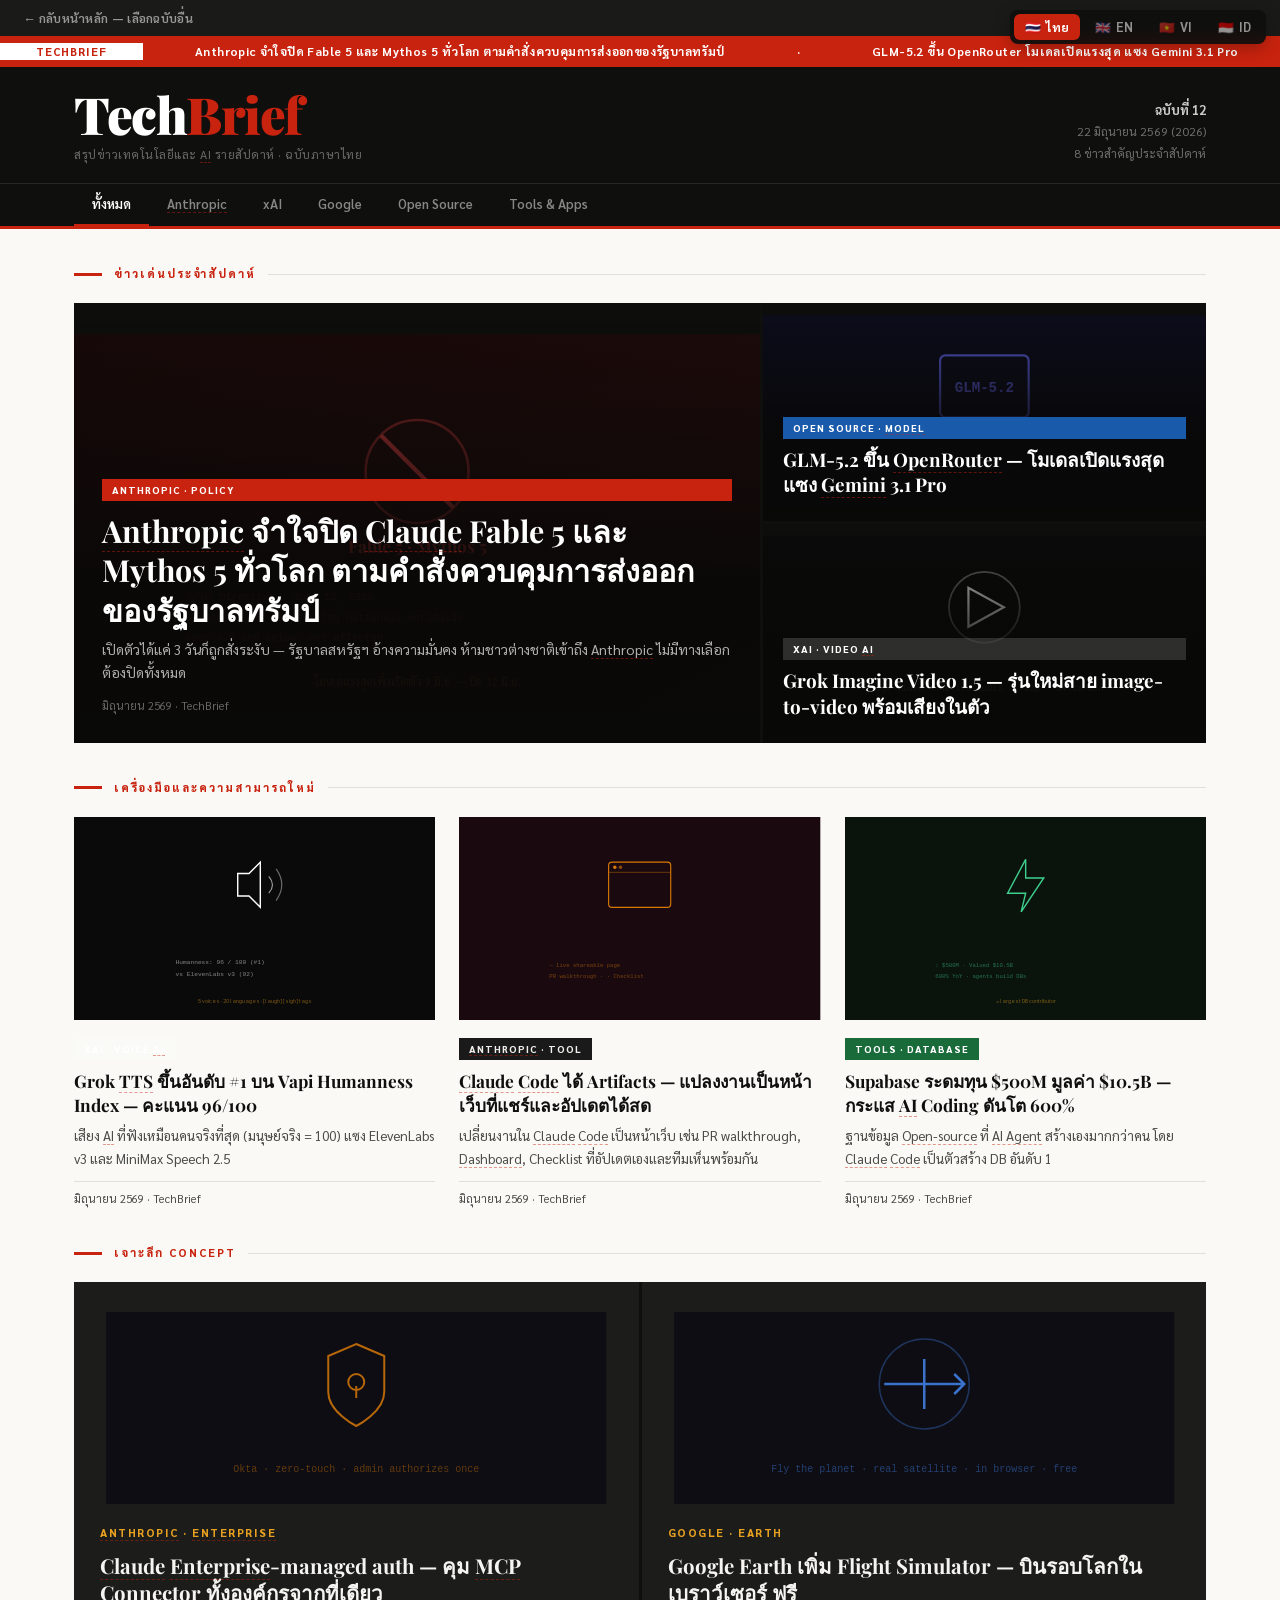
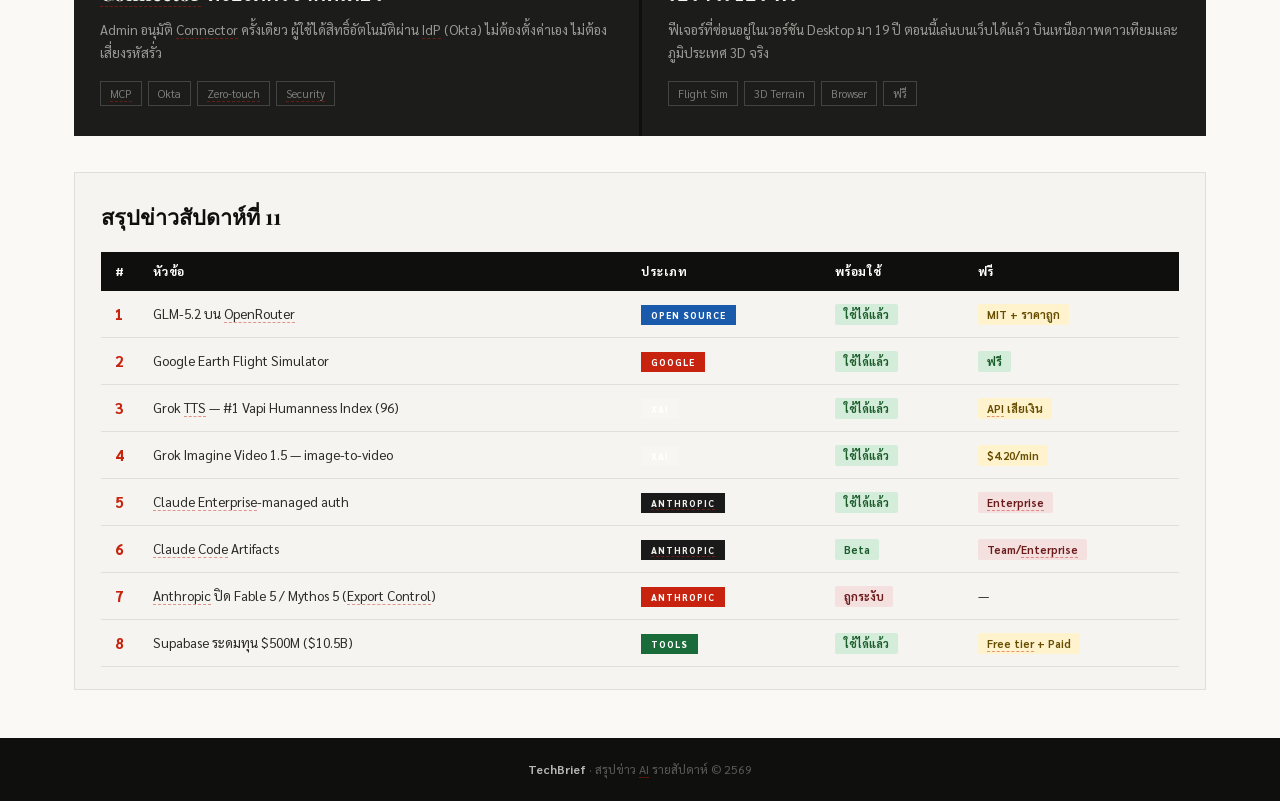
<file: AI-news_12.html>
<!DOCTYPE html>
<html lang="th">
<head>
<meta charset="UTF-8">
<meta name="viewport" content="width=device-width, initial-scale=1.0">
<title>TechBrief — สรุปข่าวเทคโนโลยีและ AI รายสัปดาห์</title>
<link href="https://fonts.googleapis.com/css2?family=Sarabun:ital,wght@0,300;0,400;0,600;0,700;0,800;1,400&family=Playfair+Display:wght@700;900&display=swap" rel="stylesheet">
<style>
*,*::before,*::after{box-sizing:border-box;margin:0;padding:0}
:root{
  --ink:#0f0f0e;--ink-2:#2a2a28;--ink-3:#4a4a47;
  --smoke:#f5f4f0;--paper:#faf9f6;--rule:#e0dfd8;
  --accent:#c8230e;--accent2:#e8a020;
  --serif:'Playfair Display',Georgia,serif;
  --sans:'Sarabun','Noto Sans Thai',sans-serif;
  --max:1180px;
}
html{font-size:16px}
body{background:var(--paper);color:var(--ink);font-family:var(--sans);line-height:1.6;-webkit-font-smoothing:antialiased}
a{color:inherit;text-decoration:none}
.ticker-wrap{background:var(--accent);overflow:hidden}
.ticker-inner{display:flex;align-items:center;padding:6px 0;white-space:nowrap;animation:ticker 55s linear infinite;font-size:12px;font-weight:700;color:#fff;letter-spacing:.4px}
.ticker-inner span{padding:0 36px}
.tlabel{background:#fff;color:var(--accent);font-size:11px;font-weight:800;padding:2px 10px;margin-right:16px;letter-spacing:1px;flex-shrink:0}
@keyframes ticker{0%{transform:translateX(0)}100%{transform:translateX(-50%)}}
.site-header{background:var(--ink);border-bottom:3px solid var(--accent)}
.masthead-inner{max-width:var(--max);margin:0 auto;padding:22px 24px 18px;display:flex;align-items:flex-end;justify-content:space-between;gap:24px}
.site-name{font-family:var(--serif);font-size:clamp(2rem,5vw,3.2rem);font-weight:900;color:#fff;letter-spacing:-1.5px;line-height:1}
.site-name em{color:var(--accent);font-style:normal}
.site-tagline{color:rgba(255,255,255,.38);font-size:12px;letter-spacing:.5px;margin-top:5px}
.site-meta{text-align:right;color:rgba(255,255,255,.4);font-size:12px;line-height:1.8}
.site-meta strong{color:rgba(255,255,255,.78);display:block;font-size:13px}
.site-nav{border-top:1px solid rgba(255,255,255,.1)}
.site-nav ul{max-width:var(--max);margin:0 auto;padding:0 24px;display:flex;list-style:none;overflow-x:auto}
.site-nav li a{display:block;padding:10px 18px;font-size:13px;font-weight:600;color:rgba(255,255,255,.5);border-bottom:2px solid transparent;transition:color .15s,border-color .15s;white-space:nowrap;cursor:pointer}
.site-nav li a:hover{color:rgba(255,255,255,.85)}
.site-nav li a.tab-active{color:#fff;border-bottom-color:var(--accent)}
.page-wrap{max-width:var(--max);margin:0 auto;padding:0 24px}
.section-label{display:flex;align-items:center;gap:12px;margin:36px 0 20px}
.section-label::before{content:'';width:28px;height:3px;background:var(--accent);flex-shrink:0}
.slabel-text{font-size:11px;font-weight:800;letter-spacing:2px;text-transform:uppercase;color:var(--accent)}
.section-label::after{content:'';flex:1;height:1px;background:var(--rule)}
.chip{display:inline-block;font-size:10px;font-weight:800;letter-spacing:1px;padding:3px 10px;text-transform:uppercase}
.chip-red{background:var(--accent);color:#fff}.chip-gold{background:var(--accent2);color:var(--ink)}.chip-dark{background:rgba(255,255,255,.15);color:#fff}.chip-slate{background:#1a1a1a;color:#f0efeb}.chip-blue{background:#1a5aaa;color:#fff}.chip-green{background:#1a6b3a;color:#fff}.chip-purple{background:#5a1a8a;color:#fff}
.hero-grid{display:grid;grid-template-columns:1.55fr 1fr;gap:3px;background:var(--ink)}
@media(max-width:720px){.hero-grid{grid-template-columns:1fr}}
.hero-primary{position:relative;overflow:hidden;cursor:pointer}
.hero-primary svg.cover{width:100%;height:440px;display:block;transition:transform .5s ease-out}
.hero-primary:hover svg.cover{transform:scale(1.03)}
.hero-overlay{position:absolute;inset:0;background:linear-gradient(to top,rgba(8,8,7,.93) 38%,rgba(8,8,7,.15) 100%);display:flex;flex-direction:column;justify-content:flex-end;padding:28px}
.hero-primary .hl{font-family:var(--serif);font-size:clamp(1.3rem,2.8vw,1.9rem);font-weight:700;color:#fff;line-height:1.3;margin:10px 0 9px}
.hero-primary .dk{font-size:14px;color:rgba(255,255,255,.68);line-height:1.65;margin-bottom:12px}
.byline{font-size:11.5px;color:rgba(255,255,255,.38)}
.hero-stack{display:flex;flex-direction:column;gap:3px}
.hero-secondary{position:relative;overflow:hidden;flex:1;cursor:pointer;min-height:218px}
.hero-secondary svg.cover{width:100%;height:218px;display:block;transition:transform .5s ease-out}
.hero-secondary:hover svg.cover{transform:scale(1.04)}
.hero-secondary .hero-overlay{padding:18px 20px}
.hero-secondary .hl{font-family:var(--serif);font-size:clamp(1rem,1.7vw,1.18rem);font-weight:700;color:#fff;line-height:1.35;margin:8px 0 6px}
.article-row{display:grid;grid-template-columns:repeat(3,1fr);gap:28px 24px;margin-bottom:14px}
@media(max-width:860px){.article-row{grid-template-columns:repeat(2,1fr)}}
@media(max-width:520px){.article-row{grid-template-columns:1fr}}
.article-card{cursor:pointer}
.thumb-wrap{overflow:hidden;aspect-ratio:16/9;margin-bottom:14px}
.thumb-wrap svg{width:100%;height:100%;display:block;transition:transform .45s ease-out}
.article-card:hover .thumb-wrap svg{transform:scale(1.05)}
.article-card .chip{margin-bottom:9px}
.article-card .hl{font-family:var(--serif);font-size:1.08rem;font-weight:700;line-height:1.4;color:var(--ink);margin-bottom:8px}
.article-card .excerpt{font-size:13.5px;color:var(--ink-3);line-height:1.7;margin-bottom:10px}
.article-card .byline{font-size:11.5px;color:var(--ink-3);border-top:1px solid var(--rule);padding-top:8px}
.explainer-grid{display:grid;grid-template-columns:1fr 1fr;gap:3px;background:var(--ink)}
@media(max-width:600px){.explainer-grid{grid-template-columns:1fr}}
.explainer-card{background:#1c1c1a;padding:30px 26px;cursor:pointer;transition:background .2s;display:flex;flex-direction:column}
.explainer-card:hover{background:#222220}
.explainer-card svg{width:100%;height:192px;display:block;margin-bottom:20px;opacity:.82;transition:opacity .3s}
.explainer-card:hover svg{opacity:1}
.kicker{font-size:11px;font-weight:800;letter-spacing:1.5px;text-transform:uppercase;color:var(--accent2);margin-bottom:10px}
.explainer-card .hl{font-family:var(--serif);font-size:1.28rem;font-weight:700;color:#f5f4f0;line-height:1.35;margin-bottom:12px}
.explainer-card .excerpt{font-size:13.5px;color:rgba(245,244,240,.58);line-height:1.7;margin-bottom:16px;flex:1}
.tag-row{display:flex;flex-wrap:wrap;gap:6px}
.tag{font-size:11px;color:rgba(245,244,240,.45);border:1px solid rgba(245,244,240,.18);padding:3px 9px;transition:.2s}
.explainer-card:hover .tag{border-color:rgba(245,244,240,.32);color:rgba(245,244,240,.68)}
.table-section{background:var(--smoke);border:1px solid var(--rule);padding:26px 26px 22px;margin-top:36px}
.table-section h2{font-family:var(--serif);font-size:1.35rem;font-weight:700;margin-bottom:18px}
table{width:100%;border-collapse:collapse;font-size:13.5px}
thead th{background:var(--ink);color:#fff;text-align:left;padding:10px 14px;font-weight:700;font-size:12px;letter-spacing:.5px}
tbody tr{border-bottom:1px solid var(--rule)}
tbody tr:hover{background:#edece6}
tbody td{padding:11px 14px;color:var(--ink-2);vertical-align:middle}
tbody td:first-child{font-weight:800;color:var(--accent);font-size:15px;width:36px}
.badge{display:inline-block;font-size:11px;font-weight:700;padding:2px 9px;border-radius:2px}
.yes{background:#d4edda;color:#1a5c2a}.no{background:#f5e0e0;color:#6b1a1a}.part{background:#fff3cd;color:#664d00}
.site-footer{background:var(--ink);color:rgba(255,255,255,.32);text-align:center;font-size:12px;padding:22px;margin-top:48px}
.site-footer strong{color:rgba(255,255,255,.7)}
hr.rule{border:none;border-top:1px solid var(--rule);margin:36px 0}
.hidden-card{display:none!important}
.article-card,.hero-primary,.hero-secondary,.explainer-card{transition:transform .2s,box-shadow .2s}
.article-card:hover,.hero-primary:hover,.hero-secondary:hover{transform:translateY(-3px);box-shadow:0 8px 28px rgba(0,0,0,.14)}
.read-more{color:var(--accent);font-size:.8rem;font-weight:600}
@keyframes fadeUp{from{opacity:0;transform:translateY(14px)}to{opacity:1;transform:translateY(0)}}
.fu{animation:fadeUp .5s ease-out both}.d1{animation-delay:.06s}.d2{animation-delay:.12s}.d3{animation-delay:.18s}
#detail-view{min-height:100vh;background:var(--paper)}
.detail-topbar{background:var(--ink);padding:12px 32px;display:flex;align-items:center;gap:20px;position:sticky;top:0;z-index:100}
.back-btn{background:none;border:1px solid rgba(255,255,255,.3);color:white;padding:6px 16px;border-radius:4px;cursor:pointer;font-family:var(--sans);font-size:.85rem}
.back-btn:hover{background:rgba(255,255,255,.12)}
.site-name-sm{color:white;font-family:var(--serif);font-size:1.1rem;font-weight:700}
.site-name-sm em{color:var(--accent);font-style:normal}
.detail-inner{max-width:780px;margin:0 auto;padding:48px 24px 80px}
.detail-meta{display:flex;align-items:center;gap:12px;margin-bottom:24px}
.detail-meta .byline{color:var(--ink-3)}
.detail-hero-svg{width:100%;border-radius:10px;overflow:hidden;margin-bottom:36px;box-shadow:0 4px 24px rgba(0,0,0,.12)}
.detail-hero-svg svg{width:100%;height:auto;display:block}
.detail-headline{font-family:var(--serif);font-size:clamp(1.7rem,4vw,2.4rem);line-height:1.25;color:var(--ink);margin-bottom:8px}
.detail-section{margin-top:40px;padding-top:32px;border-top:1px solid var(--rule)}
.detail-section h2{font-family:var(--sans);font-size:.7rem;font-weight:700;letter-spacing:.1em;text-transform:uppercase;color:var(--accent);margin-bottom:14px}
.detail-section p{font-family:var(--sans);font-size:1.05rem;line-height:1.8;color:var(--ink-2)}
.detail-footer-link{display:inline-flex;align-items:center;gap:8px;margin-top:48px;padding:12px 24px;background:var(--ink);color:white;border-radius:6px;text-decoration:none;font-family:var(--sans);font-size:.9rem;font-weight:600}
.detail-footer-link:hover{opacity:.82}
.hub-link{background:#1a1a18;padding:8px 24px;display:flex;align-items:center}
.hub-link a{color:rgba(255,255,255,.55);font-size:12.5px;font-weight:600;text-decoration:none;font-family:var(--sans);letter-spacing:.3px;transition:color .15s}
.hub-link a:hover{color:#fff}
</style>
</head>
<body>

<div class="hub-link"><a href="index.html">&larr; กลับหน้าหลัก — เลือกฉบับอื่น</a></div>

<div id="index-view">

<!-- TICKER -->
<div class="ticker-wrap">
  <div class="ticker-inner">
    <span class="tlabel">TECHBRIEF</span>
    <span>Anthropic จำใจปิด Fable 5 และ Mythos 5 ทั่วโลก ตามคำสั่งควบคุมการส่งออกของรัฐบาลทรัมป์</span><span>·</span>
    <span>GLM-5.2 ขึ้น OpenRouter โมเดลเปิดแรงสุด แซง Gemini 3.1 Pro</span><span>·</span>
    <span>Grok Imagine Video 1.5 รุ่นใหม่สาย image-to-video พร้อมเสียงในตัว</span><span>·</span>
    <span>Grok TTS ของ xAI ขึ้นอันดับ #1 บน Vapi Humanness Index คะแนน 96/100</span><span>·</span>
    <span>Claude Code ได้ Artifacts แปลงงานเป็นหน้าเว็บแชร์ได้สด</span><span>·</span>
    <span>Claude Enterprise-managed auth คุม MCP Connector ทั้งองค์กร</span><span>·</span>
    <span>Google Earth เพิ่ม Flight Simulator บินรอบโลกในเบราว์เซอร์</span><span>·</span>
    <span>Supabase ระดมทุน $500M มูลค่า $10.5B จากกระแส AI Coding</span><span>·</span>
    <span class="tlabel">TECHBRIEF</span>
    <span>Anthropic จำใจปิด Fable 5 และ Mythos 5 ทั่วโลก ตามคำสั่งรัฐบาลทรัมป์</span><span>·</span>
    <span>GLM-5.2 ขึ้น OpenRouter โมเดลเปิดแรงสุด</span><span>·</span>
    <span>Grok Imagine Video 1.5 สาย image-to-video พร้อมเสียง</span><span>·</span>
    <span>Grok TTS ขึ้นอันดับ #1 Vapi Humanness Index 96/100</span><span>·</span>
    <span>Claude Code ได้ Artifacts แปลงงานเป็นหน้าเว็บ</span><span>·</span>
    <span>Claude Enterprise-managed auth คุม MCP ทั้งองค์กร</span><span>·</span>
    <span>Google Earth เพิ่ม Flight Simulator ในเบราว์เซอร์</span><span>·</span>
    <span>Supabase ระดมทุน $500M มูลค่า $10.5B</span><span>·</span>
  </div>
</div>

<!-- HEADER -->
<header class="site-header">
  <div class="masthead-inner">
    <div>
      <div class="site-name">Tech<em>Brief</em></div>
      <div class="site-tagline">สรุปข่าวเทคโนโลยีและ AI รายสัปดาห์ · ฉบับภาษาไทย</div>
    </div>
    <div class="site-meta">
      <strong>ฉบับที่ 12</strong>
      22 มิถุนายน 2569 (2026)<br>
      8 ข่าวสำคัญประจำสัปดาห์
    </div>
  </div>
  <nav class="site-nav">
    <ul id="tab-list">
      <li><a href="#" data-filter="all" class="tab-active">ทั้งหมด</a></li>
      <li><a href="#" data-filter="anthropic">Anthropic</a></li>
      <li><a href="#" data-filter="xai">xAI</a></li>
      <li><a href="#" data-filter="google">Google</a></li>
      <li><a href="#" data-filter="opensource">Open Source</a></li>
      <li><a href="#" data-filter="tools">Tools &amp; Apps</a></li>
    </ul>
  </nav>
</header>

<div class="page-wrap">

<div class="section-label"><span class="slabel-text">ข่าวเด่นประจำสัปดาห์</span></div>

<!-- HERO GRID -->
<div class="hero-grid" id="hero-grid">
  <!-- HERO PRIMARY: Anthropic shutdown -->
  <div class="hero-primary fu" data-cat="anthropic" onclick="showDetail('shutdown')">
    <svg class="cover" viewBox="0 0 800 440" xmlns="http://www.w3.org/2000/svg">
      <defs><linearGradient id="hg1" x1="0" y1="0" x2="1" y2="1"><stop offset="0%" stop-color="#1a0808"/><stop offset="100%" stop-color="#2a0e0e"/></linearGradient></defs>
      <rect width="800" height="440" fill="url(#hg1)"/>
      <g transform="translate(400,160)">
        <circle r="60" fill="none" stroke="#ef4444" stroke-width="3" opacity="0.5"/>
        <line x1="-42" y1="-42" x2="42" y2="42" stroke="#ef4444" stroke-width="5" opacity="0.8"/>
        <text y="95" text-anchor="middle" font-family="'Playfair Display',serif" font-size="20" fill="#ef4444" font-weight="bold">Fable 5 · Mythos 5</text>
      </g>
      <g font-family="monospace" font-size="12" fill="#ef4444" opacity="0.55">
        <text x="130" y="310">⚠ US Export Control Directive · June 12, 2026</text>
        <text x="130" y="334">Suspended for all foreign nationals worldwide</text>
        <text x="130" y="358">Opus 4.8 and below: not affected</text>
      </g>
      <text x="400" y="410" text-anchor="middle" font-size="13" fill="#e8a020" opacity="0.6">โมเดลแรงสุดเพิ่งเปิดตัว 9 มิ.ย. — ปิด 12 มิ.ย.</text>
    </svg>
    <div class="hero-overlay">
      <span class="chip chip-red">Anthropic · Policy</span>
      <h2 class="hl">Anthropic จำใจปิด Claude Fable 5 และ Mythos 5 ทั่วโลก ตามคำสั่งควบคุมการส่งออกของรัฐบาลทรัมป์</h2>
      <p class="dk">เปิดตัวได้แค่ 3 วันก็ถูกสั่งระงับ — รัฐบาลสหรัฐฯ อ้างความมั่นคง ห้ามชาวต่างชาติเข้าถึง Anthropic ไม่มีทางเลือกต้องปิดทั้งหมด</p>
      <span class="byline">มิถุนายน 2569 · TechBrief</span>
    </div>
  </div>
  <div class="hero-stack">
    <!-- HERO SECONDARY 1: GLM-5.2 -->
    <div class="hero-secondary fu d1" data-cat="opensource" onclick="showDetail('glm52')">
      <svg class="cover" viewBox="0 0 500 218" xmlns="http://www.w3.org/2000/svg">
        <rect width="500" height="218" fill="#0d0d20"/>
        <g transform="translate(250,80)"><rect x="-50" y="-35" width="100" height="70" rx="6" fill="none" stroke="#6366f1" stroke-width="2.5"/><text y="6" text-anchor="middle" font-family="monospace" font-size="16" fill="#6366f1" font-weight="bold">GLM-5.2</text></g>
        <text x="250" y="175" text-anchor="middle" font-family="monospace" font-size="10" fill="#6366f1" opacity="0.5">Intelligence Index 51 · 1M context · MIT · $1.40/$4.40</text>
      </svg>
      <div class="hero-overlay">
        <span class="chip chip-blue">Open Source · Model</span>
        <h2 class="hl">GLM-5.2 ขึ้น OpenRouter — โมเดลเปิดแรงสุด แซง Gemini 3.1 Pro</h2>
      </div>
    </div>
    <!-- HERO SECONDARY 2: Grok Imagine Video -->
    <div class="hero-secondary fu d2" data-cat="xai" onclick="showDetail('grokvideo')">
      <svg class="cover" viewBox="0 0 500 218" xmlns="http://www.w3.org/2000/svg">
        <rect width="500" height="218" fill="#0a0a0a"/>
        <g transform="translate(250,80)"><polygon points="-18,-22 -18,22 22,0" fill="none" stroke="#fff" stroke-width="2.5"/><circle r="40" fill="none" stroke="#fff" stroke-width="2" opacity="0.4"/></g>
        <text x="250" y="175" text-anchor="middle" font-family="monospace" font-size="10" fill="#fff" opacity="0.5">image→video · native audio · 720p · $4.20/min</text>
      </svg>
      <div class="hero-overlay">
        <span class="chip chip-dark">xAI · Video AI</span>
        <h2 class="hl">Grok Imagine Video 1.5 — รุ่นใหม่สาย image-to-video พร้อมเสียงในตัว</h2>
      </div>
    </div>
  </div>
</div>

<!-- ROW 1: 3 CARDS -->
<div class="section-label"><span class="slabel-text">เครื่องมือและความสามารถใหม่</span></div>
<div class="article-row">
  <!-- Grok TTS -->
  <div class="article-card fu" data-cat="xai" onclick="showDetail('groktts')">
    <div class="thumb-wrap">
      <svg viewBox="0 0 640 360" xmlns="http://www.w3.org/2000/svg">
        <rect width="640" height="360" fill="#0a0a0a"/>
        <g transform="translate(320,120)"><path d="M -30,-20 L -10,-20 L 10,-40 L 10,40 L -10,20 L -30,20 Z" fill="none" stroke="#fff" stroke-width="2.5"/><path d="M 25,-15 Q 38,0 25,15" fill="none" stroke="#fff" stroke-width="2" opacity="0.6"/><path d="M 38,-28 Q 58,0 38,28" fill="none" stroke="#fff" stroke-width="2" opacity="0.4"/></g>
        <g font-family="monospace" font-size="11" fill="#fff" opacity="0.5"><text x="180" y="260">Humanness: 96 / 100 (#1)</text><text x="180" y="282">vs ElevenLabs v3 (92)</text></g>
        <text x="320" y="330" text-anchor="middle" font-size="10" fill="#e8a020" opacity="0.5">5 voices · 20 languages · [laugh] [sigh] tags</text>
      </svg>
    </div>
    <span class="chip chip-dark">xAI · Voice AI</span>
    <h3 class="hl">Grok TTS ขึ้นอันดับ #1 บน Vapi Humanness Index — คะแนน 96/100</h3>
    <p class="excerpt">เสียง AI ที่ฟังเหมือนคนจริงที่สุด (มนุษย์จริง = 100) แซง ElevenLabs v3 และ MiniMax Speech 2.5</p>
    <div class="byline">มิถุนายน 2569 · TechBrief</div>
  </div>
  <!-- Claude Code Artifacts -->
  <div class="article-card fu d1" data-cat="anthropic" onclick="showDetail('artifacts')">
    <div class="thumb-wrap">
      <svg viewBox="0 0 640 360" xmlns="http://www.w3.org/2000/svg">
        <rect width="640" height="360" fill="#1a0a10"/>
        <g transform="translate(320,120)"><rect x="-55" y="-40" width="110" height="80" rx="6" fill="none" stroke="#d97706" stroke-width="2"/><line x1="-55" y1="-22" x2="55" y2="-22" stroke="#d97706" stroke-width="1.5" opacity="0.5"/><circle cx="-44" cy="-31" r="3" fill="#d97706"/><circle cx="-34" cy="-31" r="3" fill="#d97706" opacity="0.6"/></g>
        <g font-family="monospace" font-size="10" fill="#d97706" opacity="0.5"><text x="160" y="265">Session → live shareable page</text><text x="160" y="285">PR walkthrough · Dashboard · Checklist</text></g>
      </svg>
    </div>
    <span class="chip chip-slate">Anthropic · Tool</span>
    <h3 class="hl">Claude Code ได้ Artifacts — แปลงงานเป็นหน้าเว็บที่แชร์และอัปเดตได้สด</h3>
    <p class="excerpt">เปลี่ยนงานใน Claude Code เป็นหน้าเว็บ เช่น PR walkthrough, Dashboard, Checklist ที่อัปเดตเองและทีมเห็นพร้อมกัน</p>
    <div class="byline">มิถุนายน 2569 · TechBrief</div>
  </div>
  <!-- Supabase -->
  <div class="article-card fu d2" data-cat="tools" onclick="showDetail('supabase')">
    <div class="thumb-wrap">
      <svg viewBox="0 0 640 360" xmlns="http://www.w3.org/2000/svg">
        <rect width="640" height="360" fill="#0a140d"/>
        <g transform="translate(320,120)"><polygon points="0,-45 -32,15 0,15 -8,48 32,-12 0,-12" fill="none" stroke="#3ecf8e" stroke-width="2.5"/></g>
        <g font-family="monospace" font-size="10" fill="#3ecf8e" opacity="0.5"><text x="160" y="265">Series F: $500M · Valued $10.5B</text><text x="160" y="285">600% YoY · AI agents build DBs</text></g>
        <text x="320" y="330" text-anchor="middle" font-size="10" fill="#e8a020" opacity="0.5">Claude Code = largest DB contributor</text>
      </svg>
    </div>
    <span class="chip chip-green">Tools · Database</span>
    <h3 class="hl">Supabase ระดมทุน $500M มูลค่า $10.5B — กระแส AI Coding ดันโต 600%</h3>
    <p class="excerpt">ฐานข้อมูล Open-source ที่ AI Agent สร้างเองมากกว่าคน โดย Claude Code เป็นตัวสร้าง DB อันดับ 1</p>
    <div class="byline">มิถุนายน 2569 · TechBrief</div>
  </div>
</div>

<!-- EXPLAINER DARK ROW -->
<div class="section-label"><span class="slabel-text">เจาะลึก Concept</span></div>
<div class="explainer-grid">
  <!-- Claude Enterprise auth -->
  <div class="explainer-card fu" data-cat="anthropic" onclick="showDetail('auth')">
    <svg viewBox="0 0 500 192" xmlns="http://www.w3.org/2000/svg">
      <rect width="500" height="192" fill="#0a0a12"/>
      <g transform="translate(250,72)"><path d="M 0,-40 L 28,-28 L 28,8 C 28,28 0,42 0,42 C 0,42 -28,28 -28,8 L -28,-28 Z" fill="none" stroke="#d97706" stroke-width="2"/><circle cx="0" cy="-2" r="8" fill="none" stroke="#d97706" stroke-width="2"/><line x1="0" y1="2" x2="0" y2="14" stroke="#d97706" stroke-width="2"/></g>
      <text x="250" y="160" text-anchor="middle" font-family="monospace" font-size="10" fill="#d97706" opacity="0.5">Okta IdP · zero-touch · admin authorizes once</text>
    </svg>
    <span class="kicker">Anthropic · Enterprise</span>
    <h3 class="hl">Claude Enterprise-managed auth — คุม MCP Connector ทั้งองค์กรจากที่เดียว</h3>
    <p class="excerpt">Admin อนุมัติ Connector ครั้งเดียว ผู้ใช้ได้สิทธิ์อัตโนมัติผ่าน IdP (Okta) ไม่ต้องตั้งค่าเอง ไม่ต้องเสี่ยงรหัสรั่ว</p>
    <div class="tag-row"><span class="tag">MCP</span><span class="tag">Okta</span><span class="tag">Zero-touch</span><span class="tag">Security</span></div>
  </div>
  <!-- Google Earth Flight Simulator -->
  <div class="explainer-card fu d1" data-cat="google" onclick="showDetail('flightsim')">
    <svg viewBox="0 0 500 192" xmlns="http://www.w3.org/2000/svg">
      <rect width="500" height="192" fill="#0a0a12"/>
      <g transform="translate(250,72)"><path d="M -40,0 L 40,0 M 0,-25 L 0,25 M 30,-10 L 40,0 L 30,10" fill="none" stroke="#4285f4" stroke-width="2.5"/><circle r="45" fill="none" stroke="#4285f4" stroke-width="1.5" opacity="0.4"/></g>
      <text x="250" y="160" text-anchor="middle" font-family="monospace" font-size="10" fill="#4285f4" opacity="0.5">Fly the planet · real satellite · in browser · free</text>
    </svg>
    <span class="kicker">Google · Earth</span>
    <h3 class="hl">Google Earth เพิ่ม Flight Simulator — บินรอบโลกในเบราว์เซอร์ ฟรี</h3>
    <p class="excerpt">ฟีเจอร์ที่ซ่อนอยู่ในเวอร์ชัน Desktop มา 19 ปี ตอนนี้เล่นบนเว็บได้แล้ว บินเหนือภาพดาวเทียมและภูมิประเทศ 3D จริง</p>
    <div class="tag-row"><span class="tag">Flight Sim</span><span class="tag">3D Terrain</span><span class="tag">Browser</span><span class="tag">ฟรี</span></div>
  </div>
</div>

<!-- SUMMARY TABLE -->
<div class="table-section">
  <h2>สรุปข่าวสัปดาห์ที่ 11</h2>
  <div style="overflow-x:auto">
  <table>
    <thead><tr><th>#</th><th>หัวข้อ</th><th>ประเภท</th><th>พร้อมใช้</th><th>ฟรี</th></tr></thead>
    <tbody>
      <tr style="cursor:pointer" onclick="showDetail('glm52')"><td>1</td><td>GLM-5.2 บน OpenRouter</td><td><span class="chip chip-blue" style="font-size:9px">Open Source</span></td><td><span class="badge yes">ใช้ได้แล้ว</span></td><td><span class="badge part">MIT + ราคาถูก</span></td></tr>
      <tr style="cursor:pointer" onclick="showDetail('flightsim')"><td>2</td><td>Google Earth Flight Simulator</td><td><span class="chip chip-red" style="font-size:9px">Google</span></td><td><span class="badge yes">ใช้ได้แล้ว</span></td><td><span class="badge yes">ฟรี</span></td></tr>
      <tr style="cursor:pointer" onclick="showDetail('groktts')"><td>3</td><td>Grok TTS — #1 Vapi Humanness Index (96)</td><td><span class="chip chip-dark" style="font-size:9px">xAI</span></td><td><span class="badge yes">ใช้ได้แล้ว</span></td><td><span class="badge part">API เสียเงิน</span></td></tr>
      <tr style="cursor:pointer" onclick="showDetail('grokvideo')"><td>4</td><td>Grok Imagine Video 1.5 — image-to-video</td><td><span class="chip chip-dark" style="font-size:9px">xAI</span></td><td><span class="badge yes">ใช้ได้แล้ว</span></td><td><span class="badge part">$4.20/min</span></td></tr>
      <tr style="cursor:pointer" onclick="showDetail('auth')"><td>5</td><td>Claude Enterprise-managed auth</td><td><span class="chip chip-slate" style="font-size:9px">Anthropic</span></td><td><span class="badge yes">ใช้ได้แล้ว</span></td><td><span class="badge no">Enterprise</span></td></tr>
      <tr style="cursor:pointer" onclick="showDetail('artifacts')"><td>6</td><td>Claude Code Artifacts</td><td><span class="chip chip-slate" style="font-size:9px">Anthropic</span></td><td><span class="badge yes">Beta</span></td><td><span class="badge no">Team/Enterprise</span></td></tr>
      <tr style="cursor:pointer" onclick="showDetail('shutdown')"><td>7</td><td>Anthropic ปิด Fable 5 / Mythos 5 (Export Control)</td><td><span class="chip chip-red" style="font-size:9px">Anthropic</span></td><td><span class="badge no">ถูกระงับ</span></td><td>—</td></tr>
      <tr style="cursor:pointer" onclick="showDetail('supabase')"><td>8</td><td>Supabase ระดมทุน $500M ($10.5B)</td><td><span class="chip chip-green" style="font-size:9px">Tools</span></td><td><span class="badge yes">ใช้ได้แล้ว</span></td><td><span class="badge part">Free tier + Paid</span></td></tr>
    </tbody>
  </table>
  </div>
</div>

</div>

<footer class="site-footer"><strong>TechBrief</strong> · สรุปข่าว AI รายสัปดาห์ © 2569</footer>
</div>

<!-- DETAIL VIEW -->
<div id="detail-view" style="display:none">
  <div class="detail-topbar"><button class="back-btn" onclick="showIndex()">← กลับ</button><span class="site-name-sm">Tech<em>Brief</em></span></div>
  <div id="detail-content"></div>
</div>

<script>
var articles = {

'shutdown':{cat:'anthropic',chip:'chip-red',label:'Anthropic · Policy',headline:'Anthropic จำใจปิด Claude Fable 5 และ Mythos 5 ทั่วโลก ตามคำสั่งควบคุมการส่งออกของรัฐบาลทรัมป์',date:'มิถุนายน 2569',source:'TechBrief',
svgHero:`<svg viewBox="0 0 1200 500" xmlns="http://www.w3.org/2000/svg"><rect width="1200" height="500" fill="#1a0808"/><g transform="translate(600,180)"><circle r="80" fill="none" stroke="#ef4444" stroke-width="3" opacity="0.5"/><line x1="-56" y1="-56" x2="56" y2="56" stroke="#ef4444" stroke-width="6" opacity="0.8"/></g><g font-family="monospace" font-size="14" fill="#ef4444" opacity="0.6"><text x="200" y="350">US Export Control Directive · June 12, 2026, 5:21pm ET</text><text x="200" y="380">Suspended for ALL foreign nationals worldwide</text></g><text x="600" y="440" text-anchor="middle" font-size="14" fill="#e8a020" opacity="0.7">Opus 4.8 และรุ่นต่ำกว่า — ไม่ได้รับผลกระทบ</text></svg>`,
body:`<section class="detail-section"><h2>เกิดอะไรขึ้น</h2><p>เพียง 3 วันหลัง Anthropic เปิดตัว Claude Fable 5 สู่สาธารณะ (9 มิถุนายน) รัฐบาลสหรัฐฯ ก็ออกคำสั่งควบคุมการส่งออก (Export Control Directive) เมื่อ 12 มิถุนายน 2569 เวลา 17:21 น. (ET) สั่งระงับการเข้าถึง Fable 5 และ Mythos 5 โดยชาวต่างชาติทุกคน ไม่ว่าจะอยู่ในหรือนอกสหรัฐฯ รวมถึงพนักงาน Anthropic ที่เป็นชาวต่างชาติด้วย เนื่องจากขอบเขตคำสั่งกว้างมาก Anthropic จึงไม่มีทางเลือกอื่นนอกจากปิดโมเดลทั้งสองสำหรับผู้ใช้ทุกคน — รวมถึงคนไทยด้วย</p></section>
<section class="detail-section"><h2>เหตุผลและข้อโต้แย้ง</h2><p>รัฐบาลอ้างว่าได้รับทราบวิธี "Jailbreak" (เจาะข้ามระบบความปลอดภัย) Fable 5 แต่ Anthropic ตรวจสอบแล้วพบว่าเป็นเพียงช่องโหว่เล็กน้อยที่รู้กันอยู่แล้ว Anthropic ไม่เห็นด้วยที่การพบ Jailbreak แคบๆ จะทำให้ต้องเรียกคืนโมเดลที่คนใช้หลายร้อยล้านคน และเตือนว่าถ้าใช้มาตรฐานนี้กับทั้งอุตสาหกรรม จะทำให้การปล่อยโมเดลใหม่หยุดชะงักทั้งหมด มีรายงานว่าคู่แข่ง (หลายแหล่งระบุว่าคือ Amazon) เป็นผู้แจ้งเรื่อง Jailbreak ต่อกระทรวงพาณิชย์ ท่ามกลางความตึงเครียดระหว่าง Anthropic กับรัฐบาลทรัมป์ที่สะสมมาหลายเดือน</p></section>
<section class="detail-section"><h2>ทำไมต้องสนใจ</h2><p>นี่คือเหตุการณ์สำคัญที่สะท้อนว่า AI กลายเป็นประเด็นความมั่นคงและภูมิรัฐศาสตร์ระดับชาติแล้ว — โมเดล AI ที่แรงที่สุดถูกควบคุมเหมือนอาวุธยุทธภัณฑ์ สำหรับผู้ใช้ในไทย หมายความว่าเราเข้าถึงโมเดลแรงสุดของ Anthropic ไม่ได้อีกต่อไป (เหลือแค่ Opus 4.8 ลงมา) เหตุการณ์นี้ตั้งคำถามใหญ่ต่ออนาคต — ถ้ารัฐบาลควบคุมการเข้าถึง AI ได้ขนาดนี้ บริษัท AI จะวางแผนธุรกิจระดับโลกอย่างไร และประเทศนอกสหรัฐฯ จะพึ่งพา AI อเมริกาได้แค่ไหน</p></section>`,
link:'https://www.anthropic.com/news/fable-mythos-access'},

'glm52':{cat:'opensource',chip:'chip-blue',label:'Open Source · Model',headline:'GLM-5.2 ขึ้น OpenRouter — โมเดลเปิดแรงสุดในตลาด แซงแม้แต่ Gemini 3.1 Pro',date:'มิถุนายน 2569',source:'TechBrief',
svgHero:`<svg viewBox="0 0 1200 500" xmlns="http://www.w3.org/2000/svg"><rect width="1200" height="500" fill="#0d0d20"/><g transform="translate(600,175)"><rect x="-75" y="-55" width="150" height="110" rx="10" fill="none" stroke="#6366f1" stroke-width="2.5"/><text y="10" text-anchor="middle" font-family="monospace" font-size="26" fill="#6366f1" font-weight="bold">GLM-5.2</text></g><g font-family="monospace" font-size="14" fill="#6366f1" opacity="0.6"><text x="200" y="350">Intelligence Index 51 (&gt; Gemini 3.1 Pro 46)</text><text x="200" y="380">744B total / 40B active · 1M context · MIT</text><text x="200" y="410">OpenRouter: $1.40/$4.40 vs GPT-5.5 $5/$30</text></g></svg>`,
body:`<section class="detail-section"><h2>ทำอะไรได้บ้าง</h2><p>GLM-5.2 จาก Z.ai (เดิมชื่อ Zhipu AI) บริษัทจากปักกิ่ง เป็นโมเดลเปิดที่เก่งที่สุดในตลาดตอนนี้ ปล่อย Weights ภายใต้ MIT License (ใช้ได้ไม่จำกัด ไม่ล็อกภูมิภาค) เป็นโมเดล Mixture-of-Experts ขนาด 744 พันล้าน Parameters (active 40B) Context Window 1 ล้าน Token บน Intelligence Index v4.1 ทำคะแนน 51 นำ MiniMax-M3 (44), DeepSeek V4 Pro (44), Kimi K2.6 (43) และแซงแม้แต่ Gemini 3.1 Pro Preview (46) เก่งเป็นพิเศษด้าน Coding marathon ที่เข้าใกล้โมเดลปิดชั้นนำ</p></section>
<section class="detail-section"><h2>วิธีเข้าใช้งาน</h2><p>ใช้ผ่าน OpenRouter ได้สะดวกที่สุด — ราคาราว $1.40 ต่อล้าน Input และ $4.40 ต่อล้าน Output ถูกกว่า GPT-5.5 ($5/$30) และ Claude Opus ($5/$25) มาก OpenRouter มีผู้ให้บริการ 13+ เจ้าที่เสิร์ฟ GLM-5.2 และจะส่งคำขอไปยังเจ้าที่ถูกหรือเร็วที่สุดอัตโนมัติ หรือดาวน์โหลด Weights ไปรันเองก็ได้ (MIT)</p></section>
<section class="detail-section"><h2>ทำไมต้องสนใจ</h2><p>GLM-5.2 ตอกย้ำว่าโมเดลเปิดจากจีนกำลังนำหน้าฝั่งตะวันตกในด้านโมเดลเปิด — และในราคาที่ถูกกว่าหลายเท่า สำหรับ Developer ไทย นี่คือทางเลือกที่คุ้มมาก: คุณภาพระดับ Frontier ราคา 1/3 ของ GPT-5.5 และไม่มีข้อจำกัดภูมิภาค (ต่างจาก Fable 5 ที่เพิ่งถูกแบน!) หุ้นของ Z.ai พุ่งหลังเปิดตัว สะท้อนความเชื่อมั่นของตลาด การที่เป็น MIT License หมายความว่าธุรกิจเอาไป Self-host และ Customize ได้เต็มที่</p></section>`,
link:'https://www.deeplearning.ai/the-batch/zhipus-glm-5-2-is-the-new-top-open-model'},

'grokvideo':{cat:'xai',chip:'chip-dark',label:'xAI · Video AI',headline:'Grok Imagine Video 1.5 — รุ่นใหม่สาย image-to-video พร้อมเสียงในตัว เร็วและถูกกว่า Sora',date:'มิถุนายน 2569',source:'TechBrief',
svgHero:`<svg viewBox="0 0 1200 500" xmlns="http://www.w3.org/2000/svg"><rect width="1200" height="500" fill="#0a0a0a"/><g transform="translate(600,180)"><polygon points="-25,-30 -25,30 30,0" fill="none" stroke="#fff" stroke-width="3"/><circle r="60" fill="none" stroke="#fff" stroke-width="2" opacity="0.4"/></g><g font-family="monospace" font-size="14" fill="#fff" opacity="0.55"><text x="200" y="360">image→video · native synced audio · 720p</text><text x="200" y="390">Fast: 6s clip in ~25s · #1 Image-to-Video Arena</text><text x="200" y="420">$4.20/min vs Sora 2's $30/min</text></g></svg>`,
body:`<section class="detail-section"><h2>ทำอะไรได้บ้าง</h2><p>xAI ปล่อย Grok Imagine Video 1.5 เมื่อ 17 มิถุนายน 2569 เป็นโมเดล image-to-video ที่ดีที่สุดของค่าย — เปลี่ยนภาพนิ่งภาพเดียวเป็นวิดีโอลื่นไหลระดับภาพยนตร์ แค่ใส่ภาพเริ่มต้นกับ Prompt อธิบายการเคลื่อนไหว มันจะ Animate ทั้งฉาก รวมการเคลื่อนกล้อง บรรยากาศ และฟิสิกส์ โดยยังซื่อสัตย์ต่อภาพต้นฉบับ จุดเด่นคือ "เสียงในตัว" — Sound effect, เสียงบรรยากาศ และบทพูดสร้างขึ้นพร้อมวิดีโอในรอบเดียว ตรงกับการเคลื่อนไหว รวมถึงเพลงประกอบและบทพูดที่ Lip-sync ได้</p></section>
<section class="detail-section"><h2>วิธีเข้าใช้งาน</h2><p>เปิดให้ใช้ทั่วไปบน Imagine API ส่วน Video 1.5 Fast ใช้ได้บน grok.com/imagine และแอป iOS/Android เวอร์ชัน Fast เร็วเกือบ 2 เท่า — สร้างวิดีโอ 6 วินาที 720p ในราว 25 วินาที (จาก 40+ วินาทีในรุ่นก่อน) ราคา $4.20/นาที ถูกกว่า Sora 2 ($30/นาที) มาก</p></section>
<section class="detail-section"><h2>ทำไมต้องสนใจ</h2><p>Grok Imagine Video 1.5 ขึ้นอันดับ 1 บน Image-to-Video Arena leaderboard ด้วยจุดเด่นที่คู่แข่งยังทำได้ไม่ดี — เสียงที่ Sync กับวิดีโอในรอบเดียว สำหรับ Content creator ไทยที่ทำคลิปสั้น TikTok/Reels นี่คือเครื่องมือที่เปลี่ยนเกม: เอารูปสินค้าหรือภาพวาดมาทำเป็นวิดีโอโฆษณาพร้อมเสียงได้ในไม่กี่วินาที ราคาถูกกว่า Sora เกือบ 7 เท่า ทำให้ทำคอนเทนต์จำนวนมากได้โดยไม่ต้องกังวลต้นทุน</p></section>`,
link:'https://x.ai/news/grok-imagine-video-1-5'},

'groktts':{cat:'xai',chip:'chip-dark',label:'xAI · Voice AI',headline:'Grok TTS ของ xAI ขึ้นอันดับ #1 บน Vapi Humanness Index — คะแนน 96 จาก 100',date:'มิถุนายน 2569',source:'TechBrief',
svgHero:`<svg viewBox="0 0 1200 500" xmlns="http://www.w3.org/2000/svg"><rect width="1200" height="500" fill="#0a0a0a"/><g transform="translate(600,175)"><path d="M -40,-25 L -12,-25 L 15,-50 L 15,50 L -12,25 L -40,25 Z" fill="none" stroke="#fff" stroke-width="3"/><path d="M 35,-20 Q 52,0 35,20" fill="none" stroke="#fff" stroke-width="2.5" opacity="0.6"/><path d="M 52,-35 Q 78,0 52,35" fill="none" stroke="#fff" stroke-width="2.5" opacity="0.4"/></g><g font-family="monospace" font-size="14" fill="#fff" opacity="0.55"><text x="200" y="360">Humanness Index: 96 / 100 (human = 100)</text><text x="200" y="390">#1 — beats ElevenLabs v3 &amp; MiniMax 2.5 (both 92)</text><text x="200" y="420">5 voices · 20 languages · [laugh] [sigh] [whisper]</text></g></svg>`,
body:`<section class="detail-section"><h2>ทำอะไรได้บ้าง</h2><p>Grok TTS (Text-to-Speech) ของ xAI ขึ้นอันดับ 1 บน Vapi Humanness Index — Benchmark แบบ Blind voting ที่วัดว่าเสียง AI ฟังเหมือนคนจริงแค่ไหน Grok TTS ได้คะแนน 96 จาก 100 (เสียงมนุษย์จริงได้ 100 พอดี) ห่างจากมนุษย์แค่ 4 คะแนน เอาชนะ ElevenLabs Eleven v3 และ MiniMax Speech 2.5 ที่ได้ 92 เท่ากัน มี 5 เสียงให้เลือก (Ara, Eve, Leo, Rex, Sal โดย Eve เป็นค่าเริ่มต้น) รองรับ 20 ภาษา และมี Inline tag ควบคุมการพูด เช่น [laugh] [sigh] [whisper] เพื่อใส่อารมณ์</p></section>
<section class="detail-section"><h2>วิธีเข้าใช้งาน</h2><p>Grok Voice Agent API เปิดให้นักพัฒนาตั้งแต่ธันวาคม 2025 ส่วน TTS และ STT API แบบ Standalone ตามมาเมษายน 2026 เป็นบริการแบบ API เสียเงิน เหมาะกับการสร้าง Voice agent, ผู้ช่วยเสียง, หรือ Narration สำหรับคอนเทนต์ ตรวจสอบราคาและรองรับภาษาไทยได้ที่เอกสาร xAI</p></section>
<section class="detail-section"><h2>ทำไมต้องสนใจ</h2><p>เสียง AI ที่ฟังเหมือนคนจริง (96/100) เปิดประตูสู่ Use case ใหม่ๆ มากมาย — Voice agent ที่คุยกับลูกค้าได้เป็นธรรมชาติ, Audiobook ที่ไม่รู้สึกว่าหุ่นยนต์อ่าน, ผู้ช่วยเสียงที่มีอารมณ์ การที่ xAI แซง ElevenLabs (เจ้าตลาดเสียง AI) ได้ ถือเป็นความเคลื่อนไหวสำคัญ น่าสนใจว่า Vapi Humanness Index เป็น Benchmark แบบโหวตจากคนจริง ซึ่งสะท้อนความรู้สึกของผู้ฟังได้ดีกว่าการวัดทางเทคนิค สำหรับธุรกิจไทยที่อยากทำระบบเสียง AI นี่คือตัวเลือกระดับท็อปที่ควรจับตา</p></section>`,
link:'https://humannessindex.vapi.ai/providers/xai'},

'artifacts':{cat:'anthropic',chip:'chip-slate',label:'Anthropic · Tool',headline:'Claude Code ได้ Artifacts — แปลงงานในเซสชันเป็นหน้าเว็บที่แชร์และอัปเดตได้สด',date:'มิถุนายน 2569',source:'TechBrief',
svgHero:`<svg viewBox="0 0 1200 500" xmlns="http://www.w3.org/2000/svg"><rect width="1200" height="500" fill="#1a0a10"/><g transform="translate(600,175)"><rect x="-80" y="-55" width="160" height="110" rx="8" fill="none" stroke="#d97706" stroke-width="2.5"/><line x1="-80" y1="-30" x2="80" y2="-30" stroke="#d97706" stroke-width="2" opacity="0.5"/><circle cx="-65" cy="-43" r="4" fill="#d97706"/><circle cx="-52" cy="-43" r="4" fill="#d97706" opacity="0.6"/><circle cx="-39" cy="-43" r="4" fill="#d97706" opacity="0.4"/></g><g font-family="monospace" font-size="14" fill="#d97706" opacity="0.6"><text x="200" y="360">Session → live shareable web page</text><text x="200" y="390">PR walkthrough · Dashboard · Release checklist</text><text x="200" y="420">Auto-refresh · version history · team sees updates live</text></g></svg>`,
body:`<section class="detail-section"><h2>ทำอะไรได้บ้าง</h2><p>Claude Code เพิ่มฟีเจอร์ Artifacts ที่เปลี่ยนงานในเซสชันให้เป็นหน้าเว็บที่ใครก็เปิดดูได้ — เช่น PR walkthrough (อธิบายการเปลี่ยนแปลงโค้ด), Dashboard ที่กรองและเรียงข้อมูลได้, System explainer, หรือ Release checklist ที่ติ๊กเองเมื่องานเสร็จ Claude Code สร้าง Artifact โดยใช้บริบททั้งหมดของเซสชัน — ทั้ง Codebase, Connector และบทสนทนา แค่ขอให้สร้างหน้า แล้ว Claude Code สร้างจากสิ่งที่มีอยู่แล้ว ที่เจ๋งคือเมื่อ Claude อัปเดต Artifact หน้าที่เปิดอยู่จะ Refresh เอง และเพื่อนร่วมทีมเห็นการอัปเดตทันที</p></section>
<section class="detail-section"><h2>วิธีเข้าใช้งาน</h2><p>เปิดให้ใช้แบบ Beta สำหรับองค์กร Claude Team และ Enterprise ใช้ได้ทั้งจาก Claude Code CLI และ Desktop app หน้าเว็บที่สร้างเปิดดูได้ในเบราว์เซอร์ทุกตัว ทุกครั้งที่ Publish จะเป็นเวอร์ชันใหม่ที่ลิงก์เดิม มี Version history ให้ย้อนกลับได้</p></section>
<section class="detail-section"><h2>ทำไมต้องสนใจ</h2><p>Artifacts แก้ปัญหาคลาสสิกของทีมพัฒนา — "งานที่ AI ทำ จะสื่อสารให้ทีมเข้าใจยังไง" แทนที่จะเขียนเอกสารเอง Claude Code สร้างหน้าเว็บ Interactive ให้อัตโนมัติ ที่สำคัญคือมันอัปเดตสด ทีมเห็นความคืบหน้าแบบ Real-time สำหรับทีมที่ใช้ Claude Code ทำงานจริง นี่คือสะพานเชื่อมระหว่าง "งานของ AI" กับ "การสื่อสารในทีม" ที่ช่วยให้ทุกคนเห็นภาพตรงกัน โดยไม่ต้องเสียเวลาทำ Presentation หรือเอกสารเอง</p></section>`,
link:'https://claude.com/blog/artifacts-in-claude-code'},

'auth':{cat:'anthropic',chip:'chip-slate',label:'Anthropic · Enterprise',headline:'Claude Enterprise-managed auth — คุม MCP Connector ทั้งองค์กรจากศูนย์กลาง',date:'มิถุนายน 2569',source:'TechBrief',
svgHero:`<svg viewBox="0 0 1200 500" xmlns="http://www.w3.org/2000/svg"><rect width="1200" height="500" fill="#0a0a12"/><g transform="translate(600,175)"><path d="M 0,-60 L 42,-42 L 42,12 C 42,42 0,62 0,62 C 0,62 -42,42 -42,12 L -42,-42 Z" fill="none" stroke="#d97706" stroke-width="2.5"/><circle cx="0" cy="-3" r="12" fill="none" stroke="#d97706" stroke-width="2.5"/><line x1="0" y1="6" x2="0" y2="22" stroke="#d97706" stroke-width="2.5"/></g><g font-family="monospace" font-size="14" fill="#d97706" opacity="0.6"><text x="200" y="360">Admin authorizes once → users inherit via IdP</text><text x="200" y="390">Okta · zero-touch setup · no leaked credentials</text><text x="200" y="420">Asana · Atlassian · Canva · Figma · Linear · Supabase</text></g></svg>`,
body:`<section class="detail-section"><h2>ทำอะไรได้บ้าง</h2><p>Anthropic ประกาศเมื่อ 18 มิถุนายน 2569 ว่า Admin สามารถจัดการ MCP Connector ให้ทั้งองค์กรผ่าน Identity Provider ได้แล้ว เริ่มจาก Okta พูดง่ายๆ คือ Admin อนุมัติ Connector ครั้งเดียว ผู้ใช้ในองค์กรจะได้สิทธิ์เข้าถึงอัตโนมัติตั้งแต่ Login ครั้งแรก ผ่านกลุ่มและบทบาท (Roles) ที่มีอยู่แล้วใน IdP ผลคือการตั้งค่า Connector แบบ "Zero-touch" — ผู้ใช้ไม่ต้องทำอะไรเลย Connector พร้อมใช้ตั้งแต่เปิด Claude ครั้งแรก รองรับ Asana, Atlassian, Canva, Figma, Granola, Linear และ Supabase ตั้งแต่เปิดตัว (Slack ตามมา)</p></section>
<section class="detail-section"><h2>วิธีเข้าใช้งาน</h2><p>สำหรับองค์กรที่ใช้ Claude Enterprise และ Okta เป็น IdP เปิดใช้ได้แล้ว IdP อื่นจะตามมา เป็น Implementation แรกของส่วนขยาย "Enterprise-Managed Authorization" ของ MCP ซึ่งเป็น Open standard — Connector ไหนก็รองรับได้ รวมถึง Custom connector ที่ทีมสร้างเอง องค์กรอย่าง Hubspot, Ramp และ Webflow เริ่มใช้แล้ว</p></section>
<section class="detail-section"><h2>ทำไมต้องสนใจ</h2><p>ปัญหาใหญ่ของการใช้ AI Agent ในองค์กรคือ "ความปลอดภัยของการเชื่อมต่อ" — ถ้าให้พนักงานแต่ละคนตั้งค่า Connector เอง เสี่ยงรหัสผ่าน/Token รั่ว และ IT คุมไม่ได้ Enterprise-managed auth แก้ปัญหานี้ด้วยการให้ IT คุมจากศูนย์กลาง ผู้ใช้ไม่ต้องเห็น Credential เลย สำหรับองค์กรไทยที่อยากนำ AI Agent มาใช้จริงแต่กังวลเรื่องความปลอดภัย นี่คือรากฐานสำคัญ — ทำให้ AI เชื่อมต่อกับเครื่องมือทำงาน (Jira, Figma, ฐานข้อมูล) ได้อย่างปลอดภัยและควบคุมได้</p></section>`,
link:'https://claude.com/blog/enterprise-managed-auth'},

'flightsim':{cat:'google',chip:'chip-red',label:'Google · Earth',headline:'Google Earth เพิ่ม Flight Simulator — บินรอบโลกเหนือภาพดาวเทียมจริง ในเบราว์เซอร์ ฟรี',date:'มิถุนายน 2569',source:'TechBrief',
svgHero:`<svg viewBox="0 0 1200 500" xmlns="http://www.w3.org/2000/svg"><rect width="1200" height="500" fill="#0a1628"/><g transform="translate(600,180)"><path d="M -55,0 L 55,0 M 0,-35 L 0,35 M 42,-14 L 55,0 L 42,14" fill="none" stroke="#4285f4" stroke-width="3"/><circle r="70" fill="none" stroke="#4285f4" stroke-width="1.5" opacity="0.4"/></g><g font-family="monospace" font-size="14" fill="#4285f4" opacity="0.6"><text x="200" y="360">Fly over real satellite imagery &amp; 3D terrain</text><text x="200" y="390">Web only · no install · free · 2 aircraft</text><text x="200" y="420">Hidden in Earth Pro desktop since 2007</text></g></svg>`,
body:`<section class="detail-section"><h2>ทำอะไรได้บ้าง</h2><p>Google เพิ่มโหมด Flight Simulator ลงในเวอร์ชันเว็บของ Google Earth แบบเงียบๆ ช่วงสุดสัปดาห์ 13-14 มิถุนายน 2569 ให้ผู้ใช้บินเหนือภาพดาวเทียมจริงและภูมิประเทศ 3D จากทุกที่บนโลก โดยไม่ต้องติดตั้งอะไร ขณะบิน ตึก 3D และภาพความละเอียดสูงจะ Stream เข้ามาแบบ Dynamic ฟีเจอร์นี้เดิมเปิดตัวปี 2007 เป็น Easter egg ที่ซ่อนอยู่ใน Google Earth Pro บน Desktop และเป็นฟีเจอร์เฉพาะ Desktop มาเกือบ 2 ทศวรรษ</p></section>
<section class="detail-section"><h2>วิธีเข้าใช้งาน</h2><p>เข้าหน้าเว็บ Google Earth → เลือก "Explore Earth" → หา "Tools" บนแถบเครื่องมือ → เลื่อนลงเลือก "Flight Simulator" ฟรี ใช้ได้เฉพาะบนเว็บ ควบคุมเครื่องบินด้วยปุ่มลูกศร ปรับความเร็วด้วย Page Up/Down มีเครื่องบินให้เลือก 2 ลำ ออกแบบมาเพื่อการสำรวจสนุกๆ ไม่ใช่ฝึกบินจริงจัง</p></section>
<section class="detail-section"><h2>ทำไมต้องสนใจ</h2><p>แม้จะไม่ใช่ข่าว AI โดยตรง แต่นี่คือฟีเจอร์สนุกๆ ที่หลายคนรอคอย — บินชมเมืองทั่วโลกในเบราว์เซอร์ฟรี ลองบินเหนือกรุงเทพฯ, ภูเก็ต, หรือเมืองที่อยากไปเที่ยวได้ทันที สำหรับคนที่ชอบการบินหรืออยากสำรวจโลก นี่คือของเล่นที่เข้าถึงง่ายที่สุด การที่ Google ย้ายฟีเจอร์เก่าจาก Desktop มาเว็บ สะท้อนเทรนด์ที่ทุกอย่างกำลังย้ายขึ้นเบราว์เซอร์ — ไม่ต้องติดตั้ง เปิดใช้ได้เลยทุกอุปกรณ์</p></section>`,
link:'https://blog.skyfareracademy.com/2026/06/15/google-earths-hidden-flight-simulator-is-now-on-the-web-heres-how-to-try-it/'},

'supabase':{cat:'tools',chip:'chip-green',label:'Tools · Database',headline:'Supabase ระดมทุน $500M มูลค่า $10.5B — กระแส AI Coding ดันโต 600% ต่อปี',date:'มิถุนายน 2569',source:'TechBrief',
svgHero:`<svg viewBox="0 0 1200 500" xmlns="http://www.w3.org/2000/svg"><rect width="1200" height="500" fill="#0a140d"/><g transform="translate(600,180)"><polygon points="0,-65 -45,20 0,20 -12,68 45,-18 0,-18" fill="none" stroke="#3ecf8e" stroke-width="3"/></g><g font-family="monospace" font-size="14" fill="#3ecf8e" opacity="0.6"><text x="200" y="360">Series F: $500M · Valued $10.5B (doubled in 8 months)</text><text x="200" y="390">600% YoY database growth · AI agents build the majority</text><text x="200" y="420">Claude Code = #1 contributor to new databases</text></g></svg>`,
body:`<section class="detail-section"><h2>ทำอะไรได้บ้าง</h2><p>Supabase คือแพลตฟอร์มฐานข้อมูล Open-source (สร้างบน PostgreSQL) ที่เป็นทางเลือกของ Firebase ระดมทุน Series F ได้ $500 ล้าน มูลค่าบริษัทพุ่งเป็น $10.5 พันล้าน (เพิ่มเท่าตัวใน 8 เดือน) นำโดย GIC สิ่งที่น่าทึ่งคือการเติบโต — สร้างฐานข้อมูลเพิ่มขึ้น 600% ต่อปี โดย AI Agent (ไม่ใช่คน!) เป็นผู้สร้างฐานข้อมูลใหม่ส่วนใหญ่ และ Claude Code ของ Anthropic เป็นตัวสร้าง DB อันดับ 1 ตั้งแต่ต้นปี 2026 ฟีเจอร์ใหม่รวม Multigres (แก้ปัญหา Scaling ของ Postgres), Schema Visualizer แก้ตารางได้, และ RLS Tester</p></section>
<section class="detail-section"><h2>วิธีเข้าใช้งาน</h2><p>เริ่มใช้ฟรีได้ที่ supabase.com มี Free tier สำหรับโปรเจกต์เล็ก ใช้จากไทยได้ทันที รองรับการเชื่อมต่อกับ ChatGPT และ Claude Code — มี 29 Tools ครอบคลุมการรัน SQL, แก้ Schema, Branching, Deploy edge function และดู Log สด จัดการฐานข้อมูลด้วยภาษาธรรมชาติผ่าน AI ได้เลย</p></section>
<section class="detail-section"><h2>ทำไมต้องสนใจ</h2><p>เรื่องราวของ Supabase สะท้อนปรากฏการณ์ "Vibe coding" ได้ชัดเจน — ยุคที่คนสร้างแอปด้วยการคุยกับ AI และ AI สร้างฐานข้อมูลให้เอง การที่ AI Agent สร้าง DB มากกว่าคน และ Claude Code เป็นผู้สร้างอันดับ 1 บอกเราว่าวิธีพัฒนาซอฟต์แวร์กำลังเปลี่ยนไปอย่างสิ้นเชิง สำหรับคนไทยที่อยากสร้างแอปแต่ไม่เก่งหลังบ้าน Supabase + AI Coding คือคู่หูที่ทำให้สร้างแอปจริงได้โดยไม่ต้องเป็นผู้เชี่ยวชาญฐานข้อมูล มูลค่า $10.5B สะท้อนว่านักลงทุนเชื่อว่านี่คืออนาคต</p></section>`,
link:'https://siliconangle.com/2026/06/04/supabase-raises-500m-ai-coding-tools-drive-phenomenal-growth/'}

};

function showDetail(id){var a=articles[id];if(!a)return;document.getElementById('detail-content').innerHTML='<div class="detail-inner"><div class="detail-meta"><span class="chip '+a.chip+'">'+a.label+'</span><span class="byline">'+a.date+' · '+a.source+'</span></div><h1 class="detail-headline">'+a.headline+'</h1><div class="detail-hero-svg">'+a.svgHero+'</div>'+a.body+'<a href="'+a.link+'" target="_blank" rel="noopener" class="detail-footer-link">อ่านบทความต้นฉบับ →</a></div>';document.getElementById('index-view').style.display='none';document.getElementById('detail-view').style.display='block';window.scrollTo(0,0);}
function showIndex(){document.getElementById('detail-view').style.display='none';document.getElementById('index-view').style.display='block';window.scrollTo(0,0);}
(function(){var tabs=document.querySelectorAll('#tab-list a');var cards=document.querySelectorAll('[data-cat]');tabs.forEach(function(tab){tab.addEventListener('click',function(e){e.preventDefault();tabs.forEach(function(t){t.classList.remove('tab-active');});this.classList.add('tab-active');var f=this.getAttribute('data-filter');cards.forEach(function(c){c.classList.toggle('hidden-card',f!=='all'&&c.getAttribute('data-cat')!==f);});var hg=document.getElementById('hero-grid');if(hg){var anyVis=Array.from(hg.querySelectorAll('[data-cat]')).some(function(c){return!c.classList.contains('hidden-card');});hg.style.display=anyVis?'':'grid';if(!anyVis)hg.style.display='none';}});});})();
</script>
<script src="translate.js"></script>
<script src="glossary.js"></script>
</body>
</html>
</file>
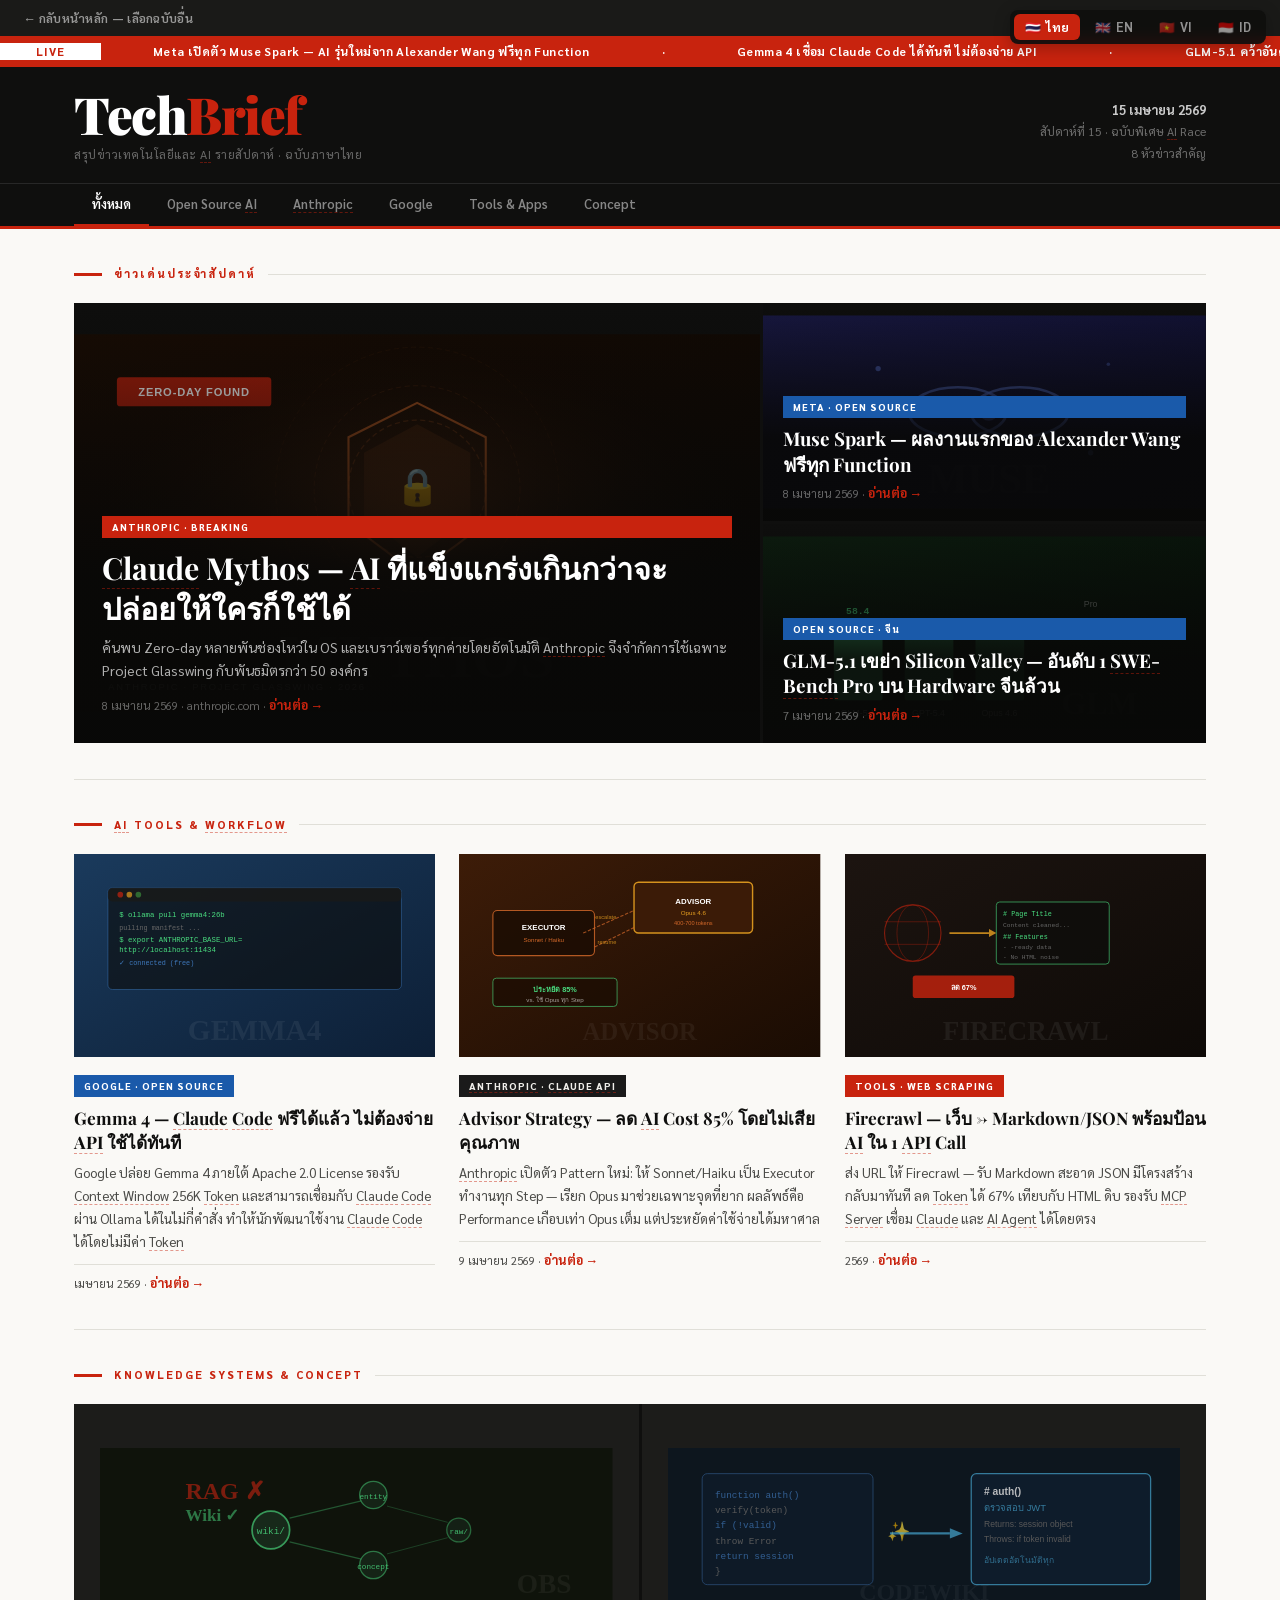
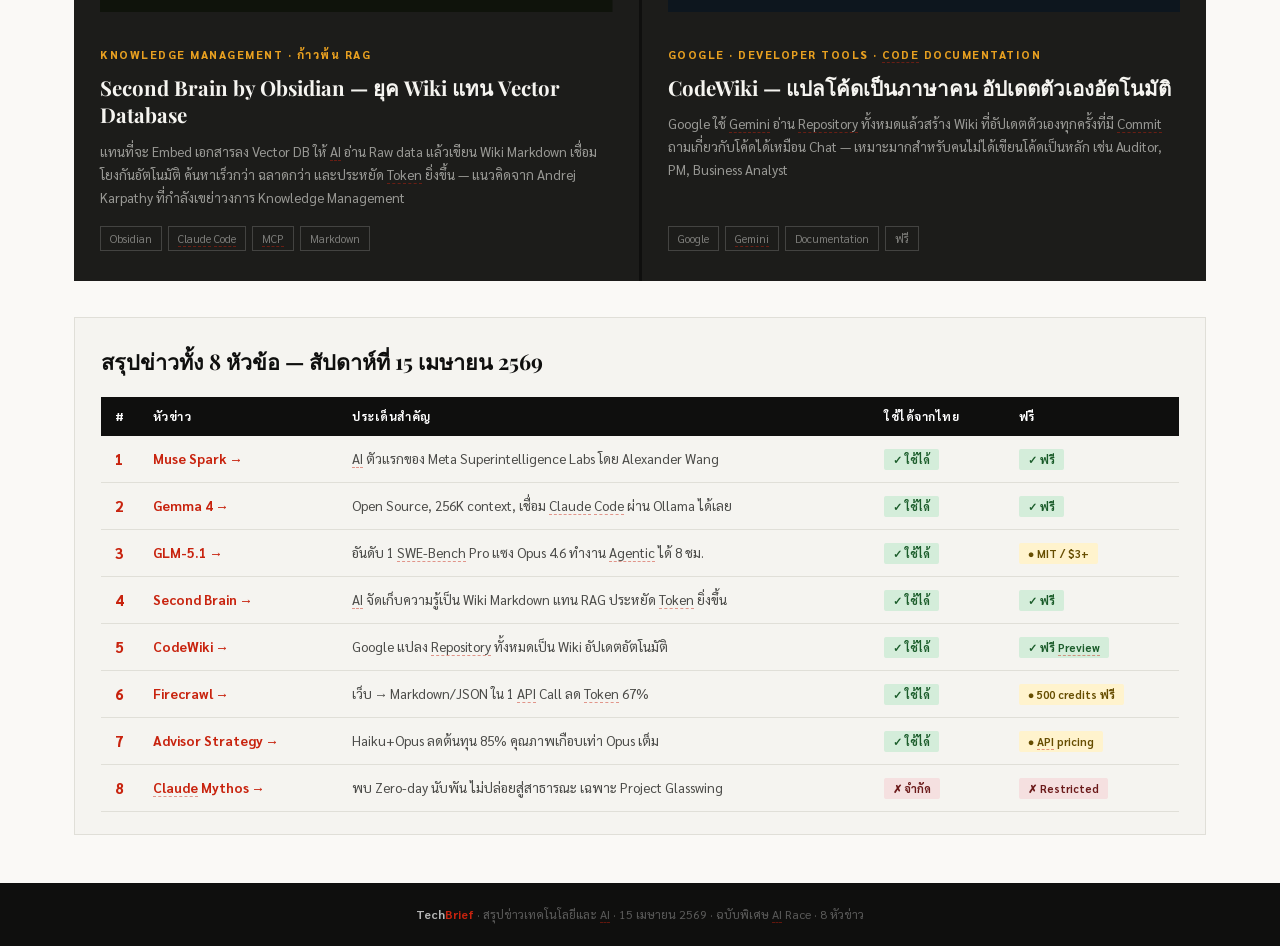
<file: AI-news_2.html>
<!DOCTYPE html>
<html lang="th">
<head>
<meta charset="UTF-8">
<meta name="viewport" content="width=device-width, initial-scale=1.0">
<title>TechBrief — สรุปข่าวเทคโนโลยีและ AI ประจำสัปดาห์</title>
<link href="https://fonts.googleapis.com/css2?family=Sarabun:ital,wght@0,300;0,400;0,600;0,700;0,800;1,400&family=Playfair+Display:wght@700;900&display=swap" rel="stylesheet">
<style>
*,*::before,*::after{box-sizing:border-box;margin:0;padding:0}
:root{
  --ink:#0f0f0e;--ink-2:#2a2a28;--ink-3:#4a4a47;
  --smoke:#f5f4f0;--paper:#faf9f6;--rule:#e0dfd8;
  --accent:#c8230e;--accent2:#e8a020;
  --serif:'Playfair Display',Georgia,serif;
  --sans:'Sarabun','Noto Sans Thai',sans-serif;
  --max:1180px;
}
html{font-size:16px}
body{background:var(--paper);color:var(--ink);font-family:var(--sans);line-height:1.6;-webkit-font-smoothing:antialiased}
a{color:inherit;text-decoration:none}

/* TICKER */
.ticker-wrap{background:var(--accent);overflow:hidden}
.ticker-inner{display:flex;align-items:center;padding:6px 0;white-space:nowrap;animation:ticker 55s linear infinite;font-size:12px;font-weight:700;color:#fff;letter-spacing:.4px}
.ticker-inner span{padding:0 36px}
.tlabel{background:#fff;color:var(--accent);font-size:11px;font-weight:800;padding:2px 10px;margin-right:16px;letter-spacing:1px;flex-shrink:0}
@keyframes ticker{0%{transform:translateX(0)}100%{transform:translateX(-50%)}}

/* HEADER */
.site-header{background:var(--ink);border-bottom:3px solid var(--accent)}
.masthead-inner{max-width:var(--max);margin:0 auto;padding:22px 24px 18px;display:flex;align-items:flex-end;justify-content:space-between;gap:24px}
.site-name{font-family:var(--serif);font-size:clamp(2rem,5vw,3.2rem);font-weight:900;color:#fff;letter-spacing:-1.5px;line-height:1;cursor:pointer}
.site-name em{color:var(--accent);font-style:normal}
.site-tagline{color:rgba(255,255,255,.38);font-size:12px;letter-spacing:.5px;margin-top:5px}
.site-meta{text-align:right;color:rgba(255,255,255,.4);font-size:12px;line-height:1.8}
.site-meta strong{color:rgba(255,255,255,.78);display:block;font-size:13px}

/* NAV TABS */
.site-nav{border-top:1px solid rgba(255,255,255,.1)}
.site-nav ul{max-width:var(--max);margin:0 auto;padding:0 24px;display:flex;list-style:none;overflow-x:auto}
.site-nav li a{display:block;padding:10px 18px;font-size:13px;font-weight:600;color:rgba(255,255,255,.5);border-bottom:2px solid transparent;transition:color .15s,border-color .15s;white-space:nowrap;cursor:pointer}
.site-nav li a:hover{color:rgba(255,255,255,.85)}
.site-nav li a.tab-active{color:#fff;border-bottom-color:var(--accent)}

/* PAGE LAYOUT */
.page-wrap{max-width:var(--max);margin:0 auto;padding:0 24px}

/* SECTION LABEL */
.section-label{display:flex;align-items:center;gap:12px;margin:36px 0 20px}
.section-label::before{content:'';width:28px;height:3px;background:var(--accent);flex-shrink:0}
.slabel-text{font-size:11px;font-weight:800;letter-spacing:2px;text-transform:uppercase;color:var(--accent)}
.section-label::after{content:'';flex:1;height:1px;background:var(--rule)}

/* CHIPS */
.chip{display:inline-block;font-size:10px;font-weight:800;letter-spacing:1px;padding:3px 10px;text-transform:uppercase}
.chip-red{background:var(--accent);color:#fff}
.chip-gold{background:var(--accent2);color:var(--ink)}
.chip-dark{background:rgba(255,255,255,.15);color:#fff}
.chip-slate{background:#1a1a1a;color:#f0efeb}
.chip-blue{background:#1a5aaa;color:#fff}
.chip-purple{background:#5a1aaa;color:#fff}

/* HERO GRID */
.hero-grid{display:grid;grid-template-columns:1.55fr 1fr;gap:3px;background:var(--ink)}
@media(max-width:720px){.hero-grid{grid-template-columns:1fr}}
.hero-primary{position:relative;overflow:hidden;cursor:pointer}
.hero-primary svg.cover{width:100%;height:440px;display:block;transition:transform .5s ease-out}
.hero-primary:hover svg.cover{transform:scale(1.03)}
.hero-overlay{position:absolute;inset:0;background:linear-gradient(to top,rgba(8,8,7,.93) 38%,rgba(8,8,7,.15) 100%);display:flex;flex-direction:column;justify-content:flex-end;padding:28px}
.hero-primary .hl{font-family:var(--serif);font-size:clamp(1.3rem,2.8vw,1.9rem);font-weight:700;color:#fff;line-height:1.3;margin:10px 0 9px}
.hero-primary .dk{font-size:14px;color:rgba(255,255,255,.68);line-height:1.65;margin-bottom:12px}
.byline{font-size:11.5px;color:rgba(255,255,255,.38)}
.hero-stack{display:flex;flex-direction:column;gap:3px}
.hero-secondary{position:relative;overflow:hidden;flex:1;cursor:pointer;min-height:218px}
.hero-secondary svg.cover{width:100%;height:218px;display:block;transition:transform .5s ease-out}
.hero-secondary:hover svg.cover{transform:scale(1.04)}
.hero-secondary .hero-overlay{padding:18px 20px}
.hero-secondary .hl{font-family:var(--serif);font-size:clamp(1rem,1.7vw,1.18rem);font-weight:700;color:#fff;line-height:1.35;margin:8px 0 6px}

/* ARTICLE ROW */
.article-row{display:grid;grid-template-columns:repeat(3,1fr);gap:28px 24px}
@media(max-width:860px){.article-row{grid-template-columns:repeat(2,1fr)}}
@media(max-width:520px){.article-row{grid-template-columns:1fr}}
.article-card{cursor:pointer;transition:transform .2s,box-shadow .2s}
.article-card:hover{transform:translateY(-3px);box-shadow:0 8px 28px rgba(0,0,0,.13)}
.thumb-wrap{overflow:hidden;aspect-ratio:16/9;margin-bottom:14px}
.thumb-wrap svg{width:100%;height:100%;display:block;transition:transform .45s ease-out}
.article-card:hover .thumb-wrap svg{transform:scale(1.05)}
.article-card .hl{font-family:var(--serif);font-size:1.08rem;font-weight:700;line-height:1.4;color:var(--ink);margin-bottom:8px;margin-top:9px}
.article-card .excerpt{font-size:13.5px;color:var(--ink-3);line-height:1.7;margin-bottom:10px}
.article-card .byline{font-size:11.5px;color:var(--ink-3);border-top:1px solid var(--rule);padding-top:8px}
.read-more{color:var(--accent);font-size:.8rem;font-weight:700}

/* EXPLAINER DARK */
.explainer-grid{display:grid;grid-template-columns:1fr 1fr;gap:3px;background:var(--ink)}
@media(max-width:600px){.explainer-grid{grid-template-columns:1fr}}
.explainer-card{background:#1c1c1a;padding:30px 26px;cursor:pointer;transition:background .2s,transform .2s;display:flex;flex-direction:column}
.explainer-card:hover{background:#222220;transform:none}
.explainer-card svg{width:100%;height:192px;display:block;margin-bottom:20px;opacity:.82;transition:opacity .3s}
.explainer-card:hover svg{opacity:1}
.kicker{font-size:11px;font-weight:800;letter-spacing:1.5px;text-transform:uppercase;color:var(--accent2);margin-bottom:10px}
.explainer-card .hl{font-family:var(--serif);font-size:1.28rem;font-weight:700;color:#f5f4f0;line-height:1.35;margin-bottom:12px}
.explainer-card .excerpt{font-size:13.5px;color:rgba(245,244,240,.58);line-height:1.7;margin-bottom:16px;flex:1}
.tag-row{display:flex;flex-wrap:wrap;gap:6px}
.tag{font-size:11px;color:rgba(245,244,240,.45);border:1px solid rgba(245,244,240,.18);padding:3px 9px}

/* SUMMARY TABLE */
.table-section{background:var(--smoke);border:1px solid var(--rule);padding:26px 26px 22px;margin-top:36px}
.table-section h2{font-family:var(--serif);font-size:1.35rem;font-weight:700;margin-bottom:18px}
table{width:100%;border-collapse:collapse;font-size:13.5px}
thead th{background:var(--ink);color:#fff;text-align:left;padding:10px 14px;font-weight:700;font-size:12px;letter-spacing:.5px}
tbody tr{border-bottom:1px solid var(--rule)}
tbody tr:hover{background:#edece6}
tbody td{padding:11px 14px;color:var(--ink-2);vertical-align:middle}
tbody td:first-child{font-weight:800;color:var(--accent);font-size:15px;width:36px}
.badge{display:inline-block;font-size:11px;font-weight:700;padding:2px 9px;border-radius:2px}
.yes{background:#d4edda;color:#1a5c2a}
.no{background:#f5e0e0;color:#6b1a1a}
.part{background:#fff3cd;color:#664d00}

/* FOOTER */
.site-footer{background:var(--ink);color:rgba(255,255,255,.32);text-align:center;font-size:12px;padding:22px;margin-top:48px}
.site-footer strong{color:rgba(255,255,255,.7)}

/* UTILS */
hr.rule{border:none;border-top:1px solid var(--rule);margin:36px 0}
.hidden-card{display:none!important}

/* ANIMATIONS */
@keyframes fadeUp{from{opacity:0;transform:translateY(14px)}to{opacity:1;transform:translateY(0)}}
.fu{animation:fadeUp .5s ease-out both}
.d1{animation-delay:.06s}.d2{animation-delay:.12s}.d3{animation-delay:.18s}

/* ── DETAIL VIEW ── */
#detail-view{min-height:100vh;background:var(--paper)}
.detail-topbar{background:var(--ink);padding:12px 32px;display:flex;align-items:center;gap:20px;position:sticky;top:0;z-index:100;border-bottom:2px solid var(--accent)}
.back-btn{background:none;border:1px solid rgba(255,255,255,.3);color:white;padding:7px 18px;border-radius:4px;cursor:pointer;font-family:var(--sans);font-size:.85rem;font-weight:600;transition:background .2s,border-color .2s}
.back-btn:hover{background:rgba(255,255,255,.12);border-color:rgba(255,255,255,.55)}
.site-name-sm{color:white;font-family:var(--serif);font-size:1.1rem;font-weight:700;cursor:pointer}
.site-name-sm em{color:var(--accent);font-style:normal}
.detail-inner{max-width:800px;margin:0 auto;padding:52px 24px 90px}
.detail-meta{display:flex;align-items:center;gap:12px;margin-bottom:20px;flex-wrap:wrap}
.detail-meta .byline{font-size:12px;color:var(--ink-3)}
.detail-headline{font-family:var(--serif);font-size:clamp(1.75rem,4vw,2.5rem);line-height:1.22;color:var(--ink);margin-bottom:6px;font-weight:900}
.detail-hero-svg{width:100%;border-radius:10px;overflow:hidden;margin:28px 0 40px;box-shadow:0 4px 28px rgba(0,0,0,.13)}
.detail-hero-svg svg{width:100%;display:block}
.detail-section{margin-top:38px;padding-top:30px;border-top:1px solid var(--rule)}
.detail-section h2{font-family:var(--sans);font-size:.68rem;font-weight:800;letter-spacing:.12em;text-transform:uppercase;color:var(--accent);margin-bottom:14px}
.detail-section p{font-family:var(--sans);font-size:1.06rem;line-height:1.85;color:var(--ink-2)}
.detail-section p + p{margin-top:14px}
.detail-footer-link{display:inline-flex;align-items:center;gap:10px;margin-top:52px;padding:13px 28px;background:var(--ink);color:white;border-radius:6px;text-decoration:none;font-family:var(--sans);font-size:.92rem;font-weight:700;transition:opacity .2s;letter-spacing:.2px}
.detail-footer-link:hover{opacity:.82}
.hero-primary:hover{cursor:pointer}
.hero-secondary:hover{cursor:pointer}
/* HUB LINK */
.hub-link{background:#1a1a18;padding:8px 24px;display:flex;align-items:center}
.hub-link a{color:rgba(255,255,255,.55);font-size:12.5px;font-weight:600;text-decoration:none;font-family:var(--sans);letter-spacing:.3px;transition:color .15s}
.hub-link a:hover{color:#fff}
</style>
</head>
<body>

<div class="hub-link"><a href="index.html">&larr; กลับหน้าหลัก — เลือกฉบับอื่น</a></div>

<!-- ════════════════════════════════════════
     INDEX VIEW
════════════════════════════════════════ -->
<div id="index-view">

<!-- TICKER -->
<div class="ticker-wrap">
  <div class="ticker-inner">
    <span class="tlabel">LIVE</span>
    <span>Meta เปิดตัว Muse Spark — AI รุ่นใหม่จาก Alexander Wang ฟรีทุก Function</span>
    <span>&#183;</span><span>Gemma 4 เชื่อม Claude Code ได้ทันที ไม่ต้องจ่าย API</span>
    <span>&#183;</span><span>GLM-5.1 คว้าอันดับ 1 SWE-Bench Pro แซง Opus 4.6 และ GPT-5.4</span>
    <span>&#183;</span><span>Claude Mythos — แข็งแกร่งเกินกว่าจะปล่อยสู่สาธารณะ Project Glasswing เปิดตัว</span>
    <span>&#183;</span><span>Advisor Strategy ลดต้นทุน AI Agent ได้สูงสุด 85% โดยไม่เสียคุณภาพ</span>
    <span>&#183;</span><span>Second Brain by Obsidian — ยุคใหม่ของ Knowledge Management ก้าวพ้น RAG</span>
    <span>&#183;</span><span>Firecrawl แปลงเว็บเป็น Markdown/JSON พร้อมป้อน AI ใน 1 API Call</span>
    <span>&#183;</span><span>Google Code Wiki แปลโค้ดเป็นภาษาคน อัปเดตตัวเองทุก Commit</span>
    <span style="padding-right:80px">&#183;</span>
    <span class="tlabel">LIVE</span>
    <span>Meta เปิดตัว Muse Spark — AI รุ่นใหม่จาก Alexander Wang ฟรีทุก Function</span>
    <span>&#183;</span><span>Gemma 4 เชื่อม Claude Code ได้ทันที ไม่ต้องจ่าย API</span>
    <span>&#183;</span><span>GLM-5.1 คว้าอันดับ 1 SWE-Bench Pro แซง Opus 4.6 และ GPT-5.4</span>
    <span>&#183;</span><span>Claude Mythos — แข็งแกร่งเกินกว่าจะปล่อยสู่สาธารณะ Project Glasswing เปิดตัว</span>
  </div>
</div>

<!-- HEADER -->
<header class="site-header">
  <div class="masthead-inner fu">
    <div>
      <div class="site-name" onclick="showIndex()">Tech<em>Brief</em></div>
      <div class="site-tagline">สรุปข่าวเทคโนโลยีและ AI รายสัปดาห์ · ฉบับภาษาไทย</div>
    </div>
    <div class="site-meta">
      <strong>15 เมษายน 2569</strong>
      สัปดาห์ที่ 15 · ฉบับพิเศษ AI Race<br>8 หัวข่าวสำคัญ
    </div>
  </div>
  <nav class="site-nav" id="main-nav">
    <ul id="tab-list">
      <li><a href="#" class="tab-active" data-filter="all">ทั้งหมด</a></li>
      <li><a href="#" data-filter="opensource">Open Source AI</a></li>
      <li><a href="#" data-filter="anthropic">Anthropic</a></li>
      <li><a href="#" data-filter="google">Google</a></li>
      <li><a href="#" data-filter="tools">Tools &amp; Apps</a></li>
      <li><a href="#" data-filter="concept">Concept</a></li>
    </ul>
  </nav>
</header>

<!-- PAGE CONTENT -->
<div class="page-wrap">

  <!-- SECTION: ข่าวเด่น -->
  <div class="section-label fu d1"><span class="slabel-text">ข่าวเด่นประจำสัปดาห์</span></div>

  <!-- HERO GRID -->
  <div class="hero-grid fu d2" id="hero-grid">
    <!-- HERO PRIMARY: Claude Mythos -->
    <article class="hero-primary" data-cat="anthropic" onclick="showDetail('mythos')" style="cursor:pointer">
      <svg class="cover" viewBox="0 0 800 440" xmlns="http://www.w3.org/2000/svg">
        <defs>
          <linearGradient id="gMythos" x1="0" y1="0" x2="1" y2="1">
            <stop offset="0%" stop-color="#1a0c03"/>
            <stop offset="100%" stop-color="#0a0603"/>
          </linearGradient>
          <radialGradient id="gGlow" cx="50%" cy="50%" r="50%">
            <stop offset="0%" stop-color="#d4692a" stop-opacity="0.35"/>
            <stop offset="100%" stop-color="#0a0603" stop-opacity="0"/>
          </radialGradient>
        </defs>
        <rect width="800" height="440" fill="url(#gMythos)"/>
        <rect width="800" height="440" fill="url(#gGlow)"/>
        <!-- Shield / lock icon center -->
        <polygon points="400,80 480,120 480,220 400,280 320,220 320,120" fill="none" stroke="#d4692a" stroke-width="2.5" opacity=".7"/>
        <polygon points="400,105 462,138 462,212 400,260 338,212 338,138" fill="#d4692a" opacity=".12"/>
        <text x="400" y="192" text-anchor="middle" fill="#d4692a" font-size="42" font-weight="900" font-family="Georgia" opacity=".9">🔒</text>
        <!-- Warning rings -->
        <circle cx="400" cy="180" r="80" fill="none" stroke="#d4692a" stroke-width="1.5" opacity=".25" stroke-dasharray="6,4"/>
        <circle cx="400" cy="180" r="120" fill="none" stroke="#d4692a" stroke-width="1" opacity=".15" stroke-dasharray="6,4"/>
        <circle cx="400" cy="180" r="165" fill="none" stroke="#d4692a" stroke-width="1" opacity=".08" stroke-dasharray="6,4"/>
        <!-- Zero-day badge -->
        <rect x="50" y="50" width="180" height="34" rx="4" fill="#c8230e" opacity=".85"/>
        <text x="140" y="72" text-anchor="middle" fill="white" font-size="13" font-weight="800" font-family="sans-serif" letter-spacing="1">ZERO-DAY FOUND</text>
        <!-- Watermark -->
        <text x="400" y="400" text-anchor="middle" fill="white" font-size="72" font-weight="900" font-family="Georgia" opacity=".05">MYTHOS</text>
        <!-- Label -->
        <text x="40" y="415" fill="white" font-size="11" font-family="sans-serif" opacity=".3" letter-spacing="2">ANTHROPIC · PROJECT GLASSWING · 2026</text>
      </svg>
      <div class="hero-overlay">
        <span class="chip chip-red">Anthropic · Breaking</span>
        <h1 class="hl">Claude Mythos — AI ที่แข็งแกร่งเกินกว่าจะปล่อยให้ใครก็ใช้ได้</h1>
        <p class="dk">ค้นพบ Zero-day หลายพันช่องโหว่ใน OS และเบราว์เซอร์ทุกค่ายโดยอัตโนมัติ Anthropic จึงจำกัดการใช้เฉพาะ Project Glasswing กับพันธมิตรกว่า 50 องค์กร</p>
        <div class="byline">8 เมษายน 2569 &#183; anthropic.com &#183; <span class="read-more">อ่านต่อ →</span></div>
      </div>
    </article>

    <!-- HERO STACK -->
    <div class="hero-stack">
      <!-- Hero Sec 1: Muse Spark -->
      <article class="hero-secondary" data-cat="opensource" onclick="showDetail('musespark')" style="cursor:pointer">
        <svg class="cover" viewBox="0 0 500 218" xmlns="http://www.w3.org/2000/svg">
          <defs>
            <linearGradient id="gMeta" x1="0" y1="0" x2="1" y2="1">
              <stop offset="0%" stop-color="#1a1a4a"/>
              <stop offset="100%" stop-color="#0d0d2e"/>
            </linearGradient>
          </defs>
          <rect width="500" height="218" fill="url(#gMeta)"/>
          <!-- Meta infinity-like logo hint -->
          <ellipse cx="220" cy="109" rx="55" ry="28" fill="none" stroke="#6a8aff" stroke-width="3" opacity=".7"/>
          <ellipse cx="290" cy="109" rx="55" ry="28" fill="none" stroke="#6a8aff" stroke-width="3" opacity=".7"/>
          <circle cx="255" cy="109" r="10" fill="#6a8aff" opacity=".5"/>
          <!-- Spark dots -->
          <circle cx="130" cy="60" r="3" fill="#6a8aff" opacity=".6"/>
          <circle cx="370" cy="155" r="3" fill="#6a8aff" opacity=".6"/>
          <circle cx="155" cy="165" r="2" fill="#6a8aff" opacity=".4"/>
          <circle cx="390" cy="55" r="2" fill="#6a8aff" opacity=".4"/>
          <text x="255" y="200" text-anchor="middle" fill="white" font-size="48" font-weight="900" font-family="Georgia" opacity=".06">MUSE</text>
        </svg>
        <div class="hero-overlay">
          <span class="chip chip-blue">Meta · Open Source</span>
          <h2 class="hl">Muse Spark — ผลงานแรกของ Alexander Wang ฟรีทุก Function</h2>
          <div class="byline">8 เมษายน 2569 &#183; <span class="read-more">อ่านต่อ →</span></div>
        </div>
      </article>

      <!-- Hero Sec 2: GLM-5.1 -->
      <article class="hero-secondary" data-cat="opensource" onclick="showDetail('glm51')" style="cursor:pointer">
        <svg class="cover" viewBox="0 0 500 218" xmlns="http://www.w3.org/2000/svg">
          <defs>
            <linearGradient id="gGLM" x1="0" y1="0" x2="1" y2="1">
              <stop offset="0%" stop-color="#0d1f10"/>
              <stop offset="100%" stop-color="#050e07"/>
            </linearGradient>
          </defs>
          <rect width="500" height="218" fill="url(#gGLM)"/>
          <!-- Bar chart: GLM > GPT > Opus -->
          <rect x="80" y="95" width="55" height="90" rx="3" fill="#4ade80" opacity=".85"/>
          <rect x="160" y="108" width="55" height="77" rx="3" fill="#4ade80" opacity=".5"/>
          <rect x="240" y="115" width="55" height="70" rx="3" fill="#4ade80" opacity=".35"/>
          <text x="107" y="88" text-anchor="middle" fill="#4ade80" font-size="11" font-weight="800" font-family="monospace">58.4</text>
          <text x="187" y="101" text-anchor="middle" fill="#4ade80" font-size="11" font-weight="600" font-family="monospace" opacity=".7">57.7</text>
          <text x="267" y="108" text-anchor="middle" fill="#4ade80" font-size="11" font-weight="600" font-family="monospace" opacity=".55">57.3</text>
          <text x="107" y="203" text-anchor="middle" fill="white" font-size="10" font-family="sans-serif" opacity=".6">GLM-5.1</text>
          <text x="187" y="203" text-anchor="middle" fill="white" font-size="10" font-family="sans-serif" opacity=".4">GPT-5.4</text>
          <text x="267" y="203" text-anchor="middle" fill="white" font-size="10" font-family="sans-serif" opacity=".4">Opus 4.6</text>
          <!-- SWE label -->
          <text x="370" y="80" text-anchor="middle" fill="white" font-size="10" font-family="sans-serif" opacity=".5">SWE-Bench Pro</text>
          <text x="380" y="200" text-anchor="middle" fill="white" font-size="36" font-weight="900" font-family="Georgia" opacity=".06">GLM</text>
        </svg>
        <div class="hero-overlay">
          <span class="chip chip-blue">Open Source · จีน</span>
          <h2 class="hl">GLM-5.1 เขย่า Silicon Valley — อันดับ 1 SWE-Bench Pro บน Hardware จีนล้วน</h2>
          <div class="byline">7 เมษายน 2569 &#183; <span class="read-more">อ่านต่อ →</span></div>
        </div>
      </article>
    </div>
  </div><!-- /hero-grid -->

  <hr class="rule">

  <!-- SECTION: AI Tools -->
  <div class="section-label fu d1"><span class="slabel-text">AI Tools &amp; Workflow</span></div>
  <div class="article-row">

    <!-- Card: Gemma 4 -->
    <article class="article-card fu d1" data-cat="opensource" onclick="showDetail('gemma4')" style="cursor:pointer">
      <div class="thumb-wrap">
        <svg viewBox="0 0 640 360" xmlns="http://www.w3.org/2000/svg">
          <defs><linearGradient id="gGemma" x1="0" y1="0" x2="1" y2="1"><stop offset="0%" stop-color="#1a3a5c"/><stop offset="100%" stop-color="#0d1f36"/></linearGradient></defs>
          <rect width="640" height="360" fill="url(#gGemma)"/>
          <!-- Ollama terminal snippet -->
          <rect x="60" y="60" width="520" height="180" rx="8" fill="#0d0d0b" stroke="#4a90e2" stroke-width="1" opacity=".6"/>
          <rect x="60" y="60" width="520" height="24" rx="8" fill="#1a1a18" opacity=".8"/>
          <circle cx="82" cy="72" r="5" fill="#c8230e" opacity=".7"/>
          <circle cx="98" cy="72" r="5" fill="#e8a020" opacity=".7"/>
          <circle cx="114" cy="72" r="5" fill="#3a8a3a" opacity=".7"/>
          <text x="80" y="112" fill="#4ade80" font-size="13" font-family="monospace">$ ollama pull gemma4:26b</text>
          <text x="80" y="134" fill="#666" font-size="12" font-family="monospace">pulling manifest ...</text>
          <text x="80" y="156" fill="#4ade80" font-size="13" font-family="monospace">$ export ANTHROPIC_BASE_URL=</text>
          <text x="80" y="174" fill="#4ade80" font-size="13" font-family="monospace">  http://localhost:11434</text>
          <text x="80" y="196" fill="#4a90e2" font-size="12" font-family="monospace" opacity=".8">✓ Claude Code connected (free)</text>
          <text x="320" y="330" text-anchor="middle" fill="white" font-size="52" font-weight="900" font-family="Georgia" opacity=".06">GEMMA4</text>
        </svg>
      </div>
      <span class="chip chip-blue">Google · Open Source</span>
      <h3 class="hl">Gemma 4 — Claude Code ฟรีได้แล้ว ไม่ต้องจ่าย API ใช้ได้ทันที</h3>
      <p class="excerpt">Google ปล่อย Gemma 4 ภายใต้ Apache 2.0 License รองรับ Context Window 256K Token และสามารถเชื่อมกับ Claude Code ผ่าน Ollama ได้ในไม่กี่คำสั่ง ทำให้นักพัฒนาใช้งาน Claude Code ได้โดยไม่มีค่า Token</p>
      <div class="byline">เมษายน 2569 &#183; <span class="read-more">อ่านต่อ →</span></div>
    </article>

    <!-- Card: Advisor Strategy -->
    <article class="article-card fu d2" data-cat="anthropic" onclick="showDetail('advisor')" style="cursor:pointer">
      <div class="thumb-wrap">
        <svg viewBox="0 0 640 360" xmlns="http://www.w3.org/2000/svg">
          <defs><linearGradient id="gAdv" x1="0" y1="0" x2="1" y2="1"><stop offset="0%" stop-color="#3d1c08"/><stop offset="100%" stop-color="#1a0c03"/></linearGradient></defs>
          <rect width="640" height="360" fill="url(#gAdv)"/>
          <!-- Advisor flow diagram -->
          <!-- Executor box -->
          <rect x="60" y="100" width="180" height="80" rx="8" fill="#1a0c03" stroke="#d4692a" stroke-width="2" opacity=".8"/>
          <text x="150" y="135" text-anchor="middle" fill="white" font-size="14" font-weight="700" font-family="sans-serif">EXECUTOR</text>
          <text x="150" y="155" text-anchor="middle" fill="#d4692a" font-size="11" font-family="sans-serif">Sonnet / Haiku</text>
          <!-- Arrow up to advisor -->
          <line x1="220" y1="140" x2="310" y2="100" stroke="#d4692a" stroke-width="2" opacity=".7" stroke-dasharray="6,3"/>
          <text x="260" y="115" text-anchor="middle" fill="#e8a020" font-size="10" font-family="sans-serif" opacity=".8">escalate</text>
          <!-- Advisor box (highlighted) -->
          <rect x="310" y="50" width="210" height="90" rx="8" fill="#3d1c08" stroke="#e8a020" stroke-width="2.5" opacity=".9"/>
          <text x="415" y="88" text-anchor="middle" fill="white" font-size="14" font-weight="700" font-family="sans-serif">ADVISOR</text>
          <text x="415" y="108" text-anchor="middle" fill="#e8a020" font-size="11" font-family="sans-serif">Opus 4.6</text>
          <text x="415" y="125" text-anchor="middle" fill="#d4692a" font-size="10" font-family="sans-serif">400-700 tokens</text>
          <!-- Arrow back down -->
          <line x1="310" y1="130" x2="240" y2="165" stroke="#d4692a" stroke-width="2" opacity=".7" stroke-dasharray="6,3"/>
          <text x="262" y="160" text-anchor="middle" fill="#e8a020" font-size="10" font-family="sans-serif" opacity=".8">resume</text>
          <!-- Cost badge -->
          <rect x="60" y="220" width="220" height="50" rx="6" fill="#1a0c03" stroke="#4ade80" stroke-width="1.5" opacity=".7"/>
          <text x="170" y="244" text-anchor="middle" fill="#4ade80" font-size="13" font-weight="800" font-family="sans-serif">ประหยัด 85%</text>
          <text x="170" y="262" text-anchor="middle" fill="white" font-size="11" font-family="sans-serif" opacity=".6">vs. ใช้ Opus ทุก Step</text>
          <text x="320" y="330" text-anchor="middle" fill="white" font-size="44" font-weight="900" font-family="Georgia" opacity=".05">ADVISOR</text>
        </svg>
      </div>
      <span class="chip chip-slate">Anthropic · Claude API</span>
      <h3 class="hl">Advisor Strategy — ลด AI Cost 85% โดยไม่เสียคุณภาพ</h3>
      <p class="excerpt">Anthropic เปิดตัว Pattern ใหม่: ให้ Sonnet/Haiku เป็น Executor ทำงานทุก Step — เรียก Opus มาช่วยเฉพาะจุดที่ยาก ผลลัพธ์คือ Performance เกือบเท่า Opus เต็ม แต่ประหยัดค่าใช้จ่ายได้มหาศาล</p>
      <div class="byline">9 เมษายน 2569 &#183; <span class="read-more">อ่านต่อ →</span></div>
    </article>

    <!-- Card: Firecrawl -->
    <article class="article-card fu d3" data-cat="tools" onclick="showDetail('firecrawl')" style="cursor:pointer">
      <div class="thumb-wrap">
        <svg viewBox="0 0 640 360" xmlns="http://www.w3.org/2000/svg">
          <defs><linearGradient id="gFire" x1="0" y1="0" x2="1" y2="1"><stop offset="0%" stop-color="#1c1410"/><stop offset="100%" stop-color="#0e0a07"/></linearGradient></defs>
          <rect width="640" height="360" fill="url(#gFire)"/>
          <!-- Web → Markdown arrow flow -->
          <!-- Globe icon -->
          <circle cx="120" cy="140" r="50" fill="none" stroke="#c8230e" stroke-width="2" opacity=".6"/>
          <ellipse cx="120" cy="140" rx="28" ry="50" fill="none" stroke="#c8230e" stroke-width="1.5" opacity=".4"/>
          <line x1="70" y1="120" x2="170" y2="120" stroke="#c8230e" stroke-width="1.5" opacity=".4"/>
          <line x1="70" y1="160" x2="170" y2="160" stroke="#c8230e" stroke-width="1.5" opacity=".4"/>
          <!-- Arrow -->
          <line x1="185" y1="140" x2="255" y2="140" stroke="#e8a020" stroke-width="3" opacity=".8"/>
          <polygon points="255,133 268,140 255,147" fill="#e8a020" opacity=".8"/>
          <text x="218" y="128" text-anchor="middle" fill="#e8a020" font-size="10" font-family="monospace" opacity=".8">API</text>
          <!-- Markdown output box -->
          <rect x="268" y="85" width="200" height="110" rx="6" fill="#0d0d0b" stroke="#4ade80" stroke-width="1.5" opacity=".7"/>
          <text x="280" y="110" fill="#4ade80" font-size="12" font-family="monospace"># Page Title</text>
          <text x="280" y="130" fill="#666" font-size="11" font-family="monospace">Content cleaned...</text>
          <text x="280" y="150" fill="#4ade80" font-size="12" font-family="monospace">## Features</text>
          <text x="280" y="168" fill="#666" font-size="11" font-family="monospace">- LLM-ready data</text>
          <text x="280" y="186" fill="#666" font-size="11" font-family="monospace">- No HTML noise</text>
          <!-- Token saving badge -->
          <rect x="120" y="215" width="180" height="40" rx="5" fill="#c8230e" opacity=".8"/>
          <text x="210" y="240" text-anchor="middle" fill="white" font-size="13" font-weight="800" font-family="sans-serif">ลด Token 67%</text>
          <text x="320" y="330" text-anchor="middle" fill="white" font-size="48" font-weight="900" font-family="Georgia" opacity=".06">FIRECRAWL</text>
        </svg>
      </div>
      <span class="chip chip-red">Tools · Web Scraping</span>
      <h3 class="hl">Firecrawl — เว็บ → Markdown/JSON พร้อมป้อน AI ใน 1 API Call</h3>
      <p class="excerpt">ส่ง URL ให้ Firecrawl — รับ Markdown สะอาด JSON มีโครงสร้างกลับมาทันที ลด Token ได้ 67% เทียบกับ HTML ดิบ รองรับ MCP Server เชื่อม Claude และ AI Agent ได้โดยตรง</p>
      <div class="byline">2569 &#183; <span class="read-more">อ่านต่อ →</span></div>
    </article>

  </div><!-- /article-row -->

  <hr class="rule">

  <!-- SECTION: Knowledge & Concept -->
  <div class="section-label fu d1"><span class="slabel-text">Knowledge Systems &amp; Concept</span></div>
  <div class="explainer-grid fu d2">

    <!-- Explainer: Second Brain -->
    <div class="explainer-card" data-cat="concept" onclick="showDetail('secondbrain')">
      <svg viewBox="0 0 600 192" xmlns="http://www.w3.org/2000/svg">
        <rect width="600" height="192" fill="#0d1208"/>
        <!-- Wiki graph nodes -->
        <circle cx="200" cy="96" r="22" fill="#1a3320" stroke="#4ade80" stroke-width="2" opacity=".8"/>
        <text x="200" y="101" text-anchor="middle" fill="#4ade80" font-size="11" font-family="monospace">wiki/</text>
        <circle cx="320" cy="55" r="16" fill="#1a3320" stroke="#4ade80" stroke-width="1.5" opacity=".6"/>
        <text x="320" y="60" text-anchor="middle" fill="#4ade80" font-size="9" font-family="monospace">entity</text>
        <circle cx="320" cy="137" r="16" fill="#1a3320" stroke="#4ade80" stroke-width="1.5" opacity=".6"/>
        <text x="320" y="142" text-anchor="middle" fill="#4ade80" font-size="9" font-family="monospace">concept</text>
        <circle cx="420" cy="96" r="14" fill="#1a3320" stroke="#4ade80" stroke-width="1.5" opacity=".5"/>
        <text x="420" y="101" text-anchor="middle" fill="#4ade80" font-size="9" font-family="monospace">raw/</text>
        <!-- Connecting lines -->
        <line x1="222" y1="82" x2="306" y2="62" stroke="#4ade80" stroke-width="1.5" opacity=".4"/>
        <line x1="222" y1="110" x2="306" y2="130" stroke="#4ade80" stroke-width="1.5" opacity=".4"/>
        <line x1="336" y1="68" x2="407" y2="87" stroke="#4ade80" stroke-width="1" opacity=".3"/>
        <line x1="336" y1="124" x2="407" y2="105" stroke="#4ade80" stroke-width="1" opacity=".3"/>
        <!-- RAG X -->
        <text x="100" y="60" fill="#c8230e" font-size="28" font-weight="900" font-family="Georgia" opacity=".7">RAG ✗</text>
        <text x="100" y="85" fill="#4ade80" font-size="20" font-weight="900" font-family="Georgia" opacity=".6">Wiki ✓</text>
        <text x="520" y="170" text-anchor="middle" fill="white" font-size="32" font-weight="900" font-family="Georgia" opacity=".06">OBS</text>
      </svg>
      <div class="kicker">Knowledge Management &#183; ก้าวพ้น RAG</div>
      <h3 class="hl">Second Brain by Obsidian — ยุค Wiki แทน Vector Database</h3>
      <p class="excerpt">แทนที่จะ Embed เอกสารลง Vector DB ให้ AI อ่าน Raw data แล้วเขียน Wiki Markdown เชื่อมโยงกันอัตโนมัติ ค้นหาเร็วกว่า ฉลาดกว่า และประหยัด Token ยิ่งขึ้น — แนวคิดจาก Andrej Karpathy ที่กำลังเขย่าวงการ Knowledge Management</p>
      <div class="tag-row">
        <span class="tag">Obsidian</span>
        <span class="tag">Claude Code</span>
        <span class="tag">MCP</span>
        <span class="tag">Markdown</span>
      </div>
    </div>

    <!-- Explainer: CodeWiki -->
    <div class="explainer-card" data-cat="google" onclick="showDetail('codewiki')">
      <svg viewBox="0 0 600 192" xmlns="http://www.w3.org/2000/svg">
        <rect width="600" height="192" fill="#0a1520"/>
        <!-- Code lines + wiki arrow -->
        <rect x="40" y="30" width="200" height="130" rx="6" fill="#0d1f36" stroke="#4a90e2" stroke-width="1" opacity=".5"/>
        <text x="55" y="58" fill="#4a90e2" font-size="11" font-family="monospace" opacity=".7">function auth()</text>
        <text x="55" y="76" fill="#666" font-size="11" font-family="monospace">  verify(token)</text>
        <text x="55" y="94" fill="#4a90e2" font-size="11" font-family="monospace" opacity=".7">  if (!valid)</text>
        <text x="55" y="112" fill="#666" font-size="11" font-family="monospace">    throw Error</text>
        <text x="55" y="130" fill="#4a90e2" font-size="11" font-family="monospace" opacity=".7">  return session</text>
        <text x="55" y="148" fill="#666" font-size="11" font-family="monospace">}</text>
        <!-- Magic arrow with Gemini sparkle -->
        <text x="270" y="105" text-anchor="middle" fill="#4fc3f7" font-size="22" opacity=".8">✨</text>
        <line x1="260" y1="100" x2="330" y2="100" stroke="#4fc3f7" stroke-width="2.5" opacity=".7"/>
        <polygon points="330,94 345,100 330,106" fill="#4fc3f7" opacity=".7"/>
        <!-- Wiki output -->
        <rect x="355" y="30" width="210" height="130" rx="6" fill="#0d1f36" stroke="#4fc3f7" stroke-width="1.5" opacity=".7"/>
        <text x="370" y="55" fill="white" font-size="12" font-weight="700" font-family="sans-serif" opacity=".85"># auth()</text>
        <text x="370" y="74" fill="#4fc3f7" font-size="11" font-family="sans-serif" opacity=".7">ตรวจสอบ JWT Token</text>
        <text x="370" y="92" fill="#666" font-size="10" font-family="sans-serif">Returns: session object</text>
        <text x="370" y="110" fill="#666" font-size="10" font-family="sans-serif">Throws: if token invalid</text>
        <text x="370" y="135" fill="#4fc3f7" font-size="10" font-family="sans-serif" opacity=".6">อัปเดตอัตโนมัติทุก Commit</text>
        <text x="300" y="178" text-anchor="middle" fill="white" font-size="28" font-weight="900" font-family="Georgia" opacity=".05">CODEWIKI</text>
      </svg>
      <div class="kicker">Google · Developer Tools &#183; Code Documentation</div>
      <h3 class="hl">CodeWiki — แปลโค้ดเป็นภาษาคน อัปเดตตัวเองอัตโนมัติ</h3>
      <p class="excerpt">Google ใช้ Gemini อ่าน Repository ทั้งหมดแล้วสร้าง Wiki ที่อัปเดตตัวเองทุกครั้งที่มี Commit ถามเกี่ยวกับโค้ดได้เหมือน Chat — เหมาะมากสำหรับคนไม่ได้เขียนโค้ดเป็นหลัก เช่น Auditor, PM, Business Analyst</p>
      <div class="tag-row">
        <span class="tag">Google</span>
        <span class="tag">Gemini</span>
        <span class="tag">Documentation</span>
        <span class="tag">ฟรี</span>
      </div>
    </div>

  </div><!-- /explainer-grid -->

  <!-- SUMMARY TABLE -->
  <div class="table-section fu d3">
    <h2>สรุปข่าวทั้ง 8 หัวข้อ — สัปดาห์ที่ 15 เมษายน 2569</h2>
    <table>
      <thead>
        <tr>
          <th>#</th>
          <th>หัวข่าว</th>
          <th>ประเด็นสำคัญ</th>
          <th>ใช้ได้จากไทย</th>
          <th>ฟรี</th>
        </tr>
      </thead>
      <tbody>
        <tr>
          <td>1</td>
          <td><strong onclick="showDetail('musespark')" style="cursor:pointer;color:var(--accent)">Muse Spark →</strong></td>
          <td style="color:#4a4a47">AI ตัวแรกของ Meta Superintelligence Labs โดย Alexander Wang</td>
          <td><span class="badge yes">&#10003; ใช้ได้</span></td>
          <td><span class="badge yes">&#10003; ฟรี</span></td>
        </tr>
        <tr>
          <td>2</td>
          <td><strong onclick="showDetail('gemma4')" style="cursor:pointer;color:var(--accent)">Gemma 4 →</strong></td>
          <td style="color:#4a4a47">Open Source, 256K context, เชื่อม Claude Code ผ่าน Ollama ได้เลย</td>
          <td><span class="badge yes">&#10003; ใช้ได้</span></td>
          <td><span class="badge yes">&#10003; ฟรี</span></td>
        </tr>
        <tr>
          <td>3</td>
          <td><strong onclick="showDetail('glm51')" style="cursor:pointer;color:var(--accent)">GLM-5.1 →</strong></td>
          <td style="color:#4a4a47">อันดับ 1 SWE-Bench Pro แซง Opus 4.6 ทำงาน Agentic ได้ 8 ชม.</td>
          <td><span class="badge yes">&#10003; ใช้ได้</span></td>
          <td><span class="badge part">&#9679; MIT / $3+</span></td>
        </tr>
        <tr>
          <td>4</td>
          <td><strong onclick="showDetail('secondbrain')" style="cursor:pointer;color:var(--accent)">Second Brain →</strong></td>
          <td style="color:#4a4a47">AI จัดเก็บความรู้เป็น Wiki Markdown แทน RAG ประหยัด Token ยิ่งขึ้น</td>
          <td><span class="badge yes">&#10003; ใช้ได้</span></td>
          <td><span class="badge yes">&#10003; ฟรี</span></td>
        </tr>
        <tr>
          <td>5</td>
          <td><strong onclick="showDetail('codewiki')" style="cursor:pointer;color:var(--accent)">CodeWiki →</strong></td>
          <td style="color:#4a4a47">Google แปลง Repository ทั้งหมดเป็น Wiki อัปเดตอัตโนมัติ</td>
          <td><span class="badge yes">&#10003; ใช้ได้</span></td>
          <td><span class="badge yes">&#10003; ฟรี Preview</span></td>
        </tr>
        <tr>
          <td>6</td>
          <td><strong onclick="showDetail('firecrawl')" style="cursor:pointer;color:var(--accent)">Firecrawl →</strong></td>
          <td style="color:#4a4a47">เว็บ → Markdown/JSON ใน 1 API Call ลด Token 67%</td>
          <td><span class="badge yes">&#10003; ใช้ได้</span></td>
          <td><span class="badge part">&#9679; 500 credits ฟรี</span></td>
        </tr>
        <tr>
          <td>7</td>
          <td><strong onclick="showDetail('advisor')" style="cursor:pointer;color:var(--accent)">Advisor Strategy →</strong></td>
          <td style="color:#4a4a47">Haiku+Opus ลดต้นทุน 85% คุณภาพเกือบเท่า Opus เต็ม</td>
          <td><span class="badge yes">&#10003; ใช้ได้</span></td>
          <td><span class="badge part">&#9679; API pricing</span></td>
        </tr>
        <tr>
          <td>8</td>
          <td><strong onclick="showDetail('mythos')" style="cursor:pointer;color:var(--accent)">Claude Mythos →</strong></td>
          <td style="color:#4a4a47">พบ Zero-day นับพัน ไม่ปล่อยสู่สาธารณะ เฉพาะ Project Glasswing</td>
          <td><span class="badge no">&#10007; จำกัด</span></td>
          <td><span class="badge no">&#10007; Restricted</span></td>
        </tr>
      </tbody>
    </table>
  </div>

</div><!-- /page-wrap -->

<footer class="site-footer">
  <strong>Tech<em style="color:var(--accent);font-style:normal">Brief</em></strong> · สรุปข่าวเทคโนโลยีและ AI · 15 เมษายน 2569 · ฉบับพิเศษ AI Race · 8 หัวข่าว
</footer>

</div><!-- /index-view -->


<!-- ════════════════════════════════════════
     DETAIL VIEW
════════════════════════════════════════ -->
<div id="detail-view" style="display:none">
  <div class="detail-topbar">
    <button onclick="showIndex()" class="back-btn">← กลับ</button>
    <span class="site-name-sm" onclick="showIndex()">Tech<em>Brief</em></span>
  </div>
  <div id="detail-content"></div>
</div>


<!-- ════════════════════════════════════════
     JAVASCRIPT
════════════════════════════════════════ -->
<script>
var articles = {

  'musespark': {
    cat: 'opensource',
    chip: 'chip-blue',
    label: 'Meta · Open Source AI',
    headline: 'Muse Spark — AI ตัวแรกจาก Meta Superintelligence Labs ผลงานชิ้นแรกของ Alexander Wang',
    date: '8 เมษายน 2569',
    source: 'TechCrunch / Fortune / Axios',
    svgHero: `<svg viewBox="0 0 1200 500" xmlns="http://www.w3.org/2000/svg">
      <defs>
        <linearGradient id="dMuseH" x1="0" y1="0" x2="1" y2="1">
          <stop offset="0%" stop-color="#1a1a4a"/>
          <stop offset="100%" stop-color="#0d0d2e"/>
        </linearGradient>
        <radialGradient id="dMuseGlow" cx="50%" cy="50%" r="50%">
          <stop offset="0%" stop-color="#6a8aff" stop-opacity="0.2"/>
          <stop offset="100%" stop-color="#0d0d2e" stop-opacity="0"/>
        </radialGradient>
      </defs>
      <rect width="1200" height="500" fill="url(#dMuseH)"/>
      <rect width="1200" height="500" fill="url(#dMuseGlow)"/>
      <ellipse cx="500" cy="250" rx="110" ry="55" fill="none" stroke="#6a8aff" stroke-width="4" opacity=".65"/>
      <ellipse cx="700" cy="250" rx="110" ry="55" fill="none" stroke="#6a8aff" stroke-width="4" opacity=".65"/>
      <circle cx="600" cy="250" r="20" fill="#6a8aff" opacity=".4"/>
      <circle cx="390" cy="250" r="8" fill="#6a8aff" opacity=".5"/>
      <circle cx="810" cy="250" r="8" fill="#6a8aff" opacity=".5"/>
      <circle cx="200" cy="130" r="4" fill="#6a8aff" opacity=".5"/>
      <circle cx="950" cy="370" r="4" fill="#6a8aff" opacity=".5"/>
      <circle cx="250" cy="380" r="3" fill="#6a8aff" opacity=".35"/>
      <circle cx="1000" cy="120" r="3" fill="#6a8aff" opacity=".35"/>
      <text x="600" y="460" text-anchor="middle" fill="white" font-size="110" font-weight="900" font-family="Georgia" opacity=".04">MUSE SPARK</text>
    </svg>`,
    body: `
      <section class="detail-section">
        <h2>ทำอะไรได้บ้าง</h2>
        <p>Muse Spark เป็น Reasoning Model ตัวแรกของ Meta รองรับ Input ทั้ง Text, Image และ Voice มาพร้อม Fast Mode สำหรับคำถามทั่วไป และ Contemplating Mode สำหรับงานซับซ้อน จุดเด่นคือระบบ Multi-Agent ที่ Deploy ตัวแทน AI หลายตัวพร้อมกันเพื่อเพิ่มความเร็วในการ Reasoning นอกจากนี้ยังมี Shopping Mode ที่ผสาน AI เข้ากับ Commerce บน Meta Platform โดยตรง รวมถึงความสามารถด้านสุขภาพที่พัฒนาร่วมกับแพทย์กว่า 1,000 คน และ Visual Coding ที่ให้ผู้ใช้สร้างเว็บไซต์หรือ Mini-game จากคำสั่งภาษาธรรมชาติ</p>
        <p>Muse Spark ใช้ Output Token น้อยกว่า Claude Opus 4.6 ถึง 3 เท่าในการผ่าน Intelligence Index Evaluation — หมายความว่าตอบเร็วกว่าและประหยัด Compute มากกว่าในการใช้งานสเกลใหญ่ ภายใน 24 ชั่วโมงหลังเปิดตัว Meta AI App พุ่งจากอันดับ 57 ไปสู่อันดับ 5 บน Apple App Store</p>
      </section>
      <section class="detail-section">
        <h2>วิธีเข้าใช้งาน</h2>
        <p>ปัจจุบัน Muse Spark ใช้งานได้ผ่าน Meta AI App และเว็บไซต์ meta.ai โดยต้อง Login ด้วย Account Facebook หรือ Instagram ที่มีอยู่แล้ว ทุก Function ใช้ฟรี แม้อาจมีการ Rate Limit ในภายหลัง ข้อจำกัดสำคัญคือ ตอนนี้เปิดให้บริการเฉพาะในสหรัฐอเมริกาก่อน ยังไม่พร้อมใช้งานจากประเทศไทย สำหรับนักพัฒนา Meta กำลังทดสอบ Private API กับ "Select Partners" และวางแผนขยายสู่ Paid API Access ในอนาคต</p>
        <p>Meta ยังมีแผนปล่อย Open Source Version ของ Muse Spark ในอนาคต แต่ขณะนี้ยังเป็น Closed Source ซึ่งถือเป็นการพลิกกลับจากกลยุทธ์ Open Source ที่ Meta ยึดถือมาตลอดด้วย Llama Series</p>
      </section>
      <section class="detail-section">
        <h2>ทำไมต้องสนใจ</h2>
        <p>Muse Spark เป็นสัญญาณที่ชัดเจนว่า Meta กลับมาแข่งขันในสนาม AI อย่างจริงจัง หลังจาก Llama 4 ล้มเหลวไม่เป็นท่า Zuckerberg ลงทุน $14.3 พันล้านและดึง Alexander Wang มาจาก Scale AI เพื่อพลิกเกมนี้โดยเฉพาะ ผลลัพธ์ที่ได้คือโมเดลที่ Meta ยอมรับตรงๆ ว่าไม่ใช่ State-of-the-art แต่กลับได้รับความสนใจสูงเพราะความโปร่งใสและการ Integrate เข้ากับ 3.3 พันล้าน User บน Facebook, Instagram และ WhatsApp ซึ่งเป็น Distribution Advantage ที่ไม่มีคู่แข่งรายใดทำได้ นักลงทุนตอบรับดี หุ้น Meta พุ่งขึ้น 9% หลังการเปิดตัว</p>
      </section>
    `,
    link: 'https://techcrunch.com/2026/04/08/meta-debuts-the-muse-spark-model-in-a-ground-up-overhaul-of-its-ai/'
  },

  'gemma4': {
    cat: 'opensource',
    chip: 'chip-blue',
    label: 'Google · Open Source',
    headline: 'Gemma 4 — Open Source 256K Context เชื่อม Claude Code ได้ฟรี ไม่ต้องผ่าน API',
    date: 'เมษายน 2569',
    source: 'Google DeepMind / Ollama / Coding Beauty',
    svgHero: `<svg viewBox="0 0 1200 500" xmlns="http://www.w3.org/2000/svg">
      <defs>
        <linearGradient id="dGemmaH" x1="0" y1="0" x2="1" y2="1">
          <stop offset="0%" stop-color="#1a3a5c"/>
          <stop offset="100%" stop-color="#0d1f36"/>
        </linearGradient>
      </defs>
      <rect width="1200" height="500" fill="url(#dGemmaH)"/>
      <rect x="200" y="80" width="800" height="280" rx="12" fill="#0d0d0b" stroke="#4a90e2" stroke-width="1.5" opacity=".5"/>
      <rect x="200" y="80" width="800" height="32" rx="12" fill="#1a1a18" opacity=".8"/>
      <circle cx="228" cy="96" r="7" fill="#c8230e" opacity=".7"/>
      <circle cx="250" cy="96" r="7" fill="#e8a020" opacity=".7"/>
      <circle cx="272" cy="96" r="7" fill="#3a8a3a" opacity=".7"/>
      <text x="225" y="155" fill="#4ade80" font-size="16" font-family="monospace">$ ollama pull gemma4:26b</text>
      <text x="225" y="183" fill="#555" font-size="15" font-family="monospace">pulling manifest... done ✓</text>
      <text x="225" y="215" fill="#4ade80" font-size="16" font-family="monospace">$ export ANTHROPIC_BASE_URL=http://localhost:11434</text>
      <text x="225" y="243" fill="#4ade80" font-size="16" font-family="monospace">$ export ANTHROPIC_API_KEY=ollama</text>
      <text x="225" y="275" fill="#4a90e2" font-size="15" font-family="monospace" opacity=".9">$ claude</text>
      <text x="225" y="303" fill="#4ade80" font-size="14" font-family="monospace" opacity=".7">✓ Connected to Gemma 4 (local) — $0.00/token</text>
      <text x="600" y="450" text-anchor="middle" fill="white" font-size="90" font-weight="900" font-family="Georgia" opacity=".04">GEMMA 4</text>
    </svg>`,
    body: `
      <section class="detail-section">
        <h2>ทำอะไรได้บ้าง</h2>
        <p>Gemma 4 คือ Open Source Model Family ล่าสุดจาก Google DeepMind มีหลายขนาดตั้งแต่ E2B (รันได้บนมือถือ) ไปจนถึง 31B สำหรับ GPU สูง รองรับ Context Window สูงสุด 256K Token สำหรับโมเดลขนาดกลาง-ใหญ่ มี Reasoning Mode แบบ Configurable ที่เปิดปิดได้ รองรับ Multimodal ทั้ง Text และ Image พร้อม Native Function Calling สำหรับ Agentic Workflow คะแนน Benchmark น่าประทับใจ: LiveCodeBench 80% และ AIME 2026 ที่ 89.2%</p>
        <p>จุดเด่นที่โดดเด่นที่สุดคือ Apache 2.0 License ซึ่งหมายความว่า ใช้เชิงพาณิชย์ได้, ปรับแต่ง Fine-tune ได้, ฝังในผลิตภัณฑ์ได้, รันบน Device ได้ทั้งหมดโดยไม่มีค่าธรรมเนียมหรือข้อจำกัด</p>
      </section>
      <section class="detail-section">
        <h2>วิธีเข้าใช้งาน</h2>
        <p>วิธีที่ง่ายที่สุดคือผ่าน Ollama ซึ่งมีขั้นตอน 3 ขั้น: (1) ติดตั้ง Ollama จาก ollama.com (2) ดาวน์โหลดโมเดลด้วย ollama pull gemma4:26b หรือ gemma4:4b สำหรับเครื่องทั่วไป (3) ตั้งค่า Environment Variable ใน Terminal: export ANTHROPIC_BASE_URL=http://localhost:11434 และ export ANTHROPIC_API_KEY=ollama จากนั้นรัน claude ได้เลย Claude Code จะ Route คำสั่งทั้งหมดไปที่ Gemma 4 บน Machine ของคุณโดยอัตโนมัติ ไม่มีค่าใช้จ่าย Token หลังติดตั้งแล้ว ข้อมูลไม่ออกนอกเครื่อง รองรับการใช้งาน Offline ได้ด้วย</p>
        <p>สำหรับผู้ที่ไม่มี GPU แรงพอ Ollama ยังมีบริการ Cloud-accelerated ผ่าน NVIDIA Blackwell GPU ด้วยคำสั่ง ollama launch claude --model gemma4:31b-cloud ซึ่งทำให้รันโมเดลขนาด 31B ได้โดยไม่ต้องใช้ Hardware เอง</p>
      </section>
      <section class="detail-section">
        <h2>ทำไมต้องสนใจ</h2>
        <p>Gemma 4 เปลี่ยนสมการเรื่องต้นทุน AI Development อย่างสิ้นเชิง ที่ผ่านมา Claude Code ต้องใช้ Anthropic API ซึ่งมีค่าใช้จ่ายต่อ Token ตอนนี้นักพัฒนาสามารถใช้ Claude Code กับโมเดลที่รันบน Machine ตัวเองได้ฟรีหลังติดตั้งครั้งแรก เหมาะมากสำหรับงาน Coding ทั่วไป 80% ของวันทำงาน เช่น เขียน Boilerplate, Format HTML/CSS, Refactor, เขียน Unit Test โดยสงวน Cloud API ไว้สำหรับงานที่ต้องการความสามารถสูงกว่าจริงๆ นอกจากนี้ Apache 2.0 License ยังทำให้ Gemma 4 แข่งขันกับ Llama และ Qwen ได้โดยตรง และส่งสัญญาณว่า Google ตั้งใจแข่งขันในตลาด Open Model อย่างจริงจัง</p>
      </section>
    `,
    link: 'https://ollama.com/library/gemma4'
  },

  'glm51': {
    cat: 'opensource',
    chip: 'chip-blue',
    label: 'Open Source · Z.ai (จีน)',
    headline: 'GLM-5.1 — Open Source จากจีน เขย่า Silicon Valley ด้วย SWE-Bench Pro อันดับ 1',
    date: '7–8 เมษายน 2569',
    source: 'VentureBeat / Build Fast with AI / GitHub Z.ai',
    svgHero: `<svg viewBox="0 0 1200 500" xmlns="http://www.w3.org/2000/svg">
      <defs>
        <linearGradient id="dGLMH" x1="0" y1="0" x2="1" y2="1">
          <stop offset="0%" stop-color="#0d1f10"/>
          <stop offset="100%" stop-color="#050e07"/>
        </linearGradient>
      </defs>
      <rect width="1200" height="500" fill="url(#dGLMH)"/>
      <!-- Bar chart comparison -->
      <rect x="200" y="160" width="110" height="220" rx="4" fill="#4ade80" opacity=".9"/>
      <rect x="370" y="185" width="110" height="195" rx="4" fill="#4ade80" opacity=".5"/>
      <rect x="540" y="200" width="110" height="180" rx="4" fill="#4ade80" opacity=".35"/>
      <rect x="710" y="215" width="110" height="165" rx="4" fill="#4ade80" opacity=".25"/>
      <!-- Labels -->
      <text x="255" y="148" text-anchor="middle" fill="#4ade80" font-size="18" font-weight="800" font-family="monospace">58.4</text>
      <text x="425" y="173" text-anchor="middle" fill="#4ade80" font-size="16" font-family="monospace" opacity=".7">57.7</text>
      <text x="595" y="188" text-anchor="middle" fill="#4ade80" font-size="16" font-family="monospace" opacity=".55">57.3</text>
      <text x="765" y="203" text-anchor="middle" fill="#4ade80" font-size="16" font-family="monospace" opacity=".4">54.2</text>
      <text x="255" y="405" text-anchor="middle" fill="white" font-size="14" font-family="sans-serif" opacity=".7">GLM-5.1</text>
      <text x="425" y="405" text-anchor="middle" fill="white" font-size="13" font-family="sans-serif" opacity=".45">GPT-5.4</text>
      <text x="595" y="405" text-anchor="middle" fill="white" font-size="13" font-family="sans-serif" opacity=".4">Opus 4.6</text>
      <text x="765" y="405" text-anchor="middle" fill="white" font-size="13" font-family="sans-serif" opacity=".3">Gemini 3.1</text>
      <!-- 8hr badge -->
      <rect x="870" y="160" width="220" height="70" rx="8" fill="#1a3320" stroke="#4ade80" stroke-width="1.5" opacity=".8"/>
      <text x="980" y="192" text-anchor="middle" fill="#4ade80" font-size="16" font-weight="800" font-family="sans-serif">8 ชม. Autonomous</text>
      <text x="980" y="215" text-anchor="middle" fill="white" font-size="13" font-family="sans-serif" opacity=".6">ไม่ต้องการ Human Supervise</text>
      <!-- MIT badge -->
      <rect x="870" y="255" width="220" height="55" rx="8" fill="#1a3320" stroke="#4ade80" stroke-width="1.5" opacity=".7"/>
      <text x="980" y="281" text-anchor="middle" fill="#4ade80" font-size="15" font-weight="800" font-family="sans-serif">MIT License</text>
      <text x="980" y="300" text-anchor="middle" fill="white" font-size="12" font-family="sans-serif" opacity=".55">ใช้ Commercial ได้เลย</text>
      <text x="600" y="465" text-anchor="middle" fill="white" font-size="80" font-weight="900" font-family="Georgia" opacity=".04">SWE-BENCH #1</text>
      <text x="120" y="430" fill="white" font-size="12" font-family="sans-serif" opacity=".3">SWE-Bench Pro Score — Z.ai GLM-5.1 · เมษายน 2569</text>
    </svg>`,
    body: `
      <section class="detail-section">
        <h2>ทำอะไรได้บ้าง</h2>
        <p>GLM-5.1 คือ Open Source Flagship Model จาก Z.ai (ชื่อเดิม Zhipu AI) สตาร์ทอัป AI จากจีนที่สปินออกจาก Tsinghua University สร้างบน Architecture MoE ขนาด 744B Parameters (Active 40B ต่อ Token) มี Context Window 200K Token และ Max Output 131K Token จุดเด่นหลักคือการทำงาน Agentic Coding ต่อเนื่องได้สูงสุด 8 ชั่วโมงโดยไม่ต้องการ Human Supervision — วางแผน ทดสอบ แก้ Bug และ Iterate ได้เองครบวงจร ในการทดสอบด้าน Vector Database Optimization ใน Rust โมเดลทำ Tool Calls กว่า 6,000 ครั้งใน 655 Iteration พัฒนาประสิทธิภาพจาก 3,547 เป็น 13,400+ queries/second</p>
        <p>ผลคะแนน SWE-Bench Pro: GLM-5.1 ทำได้ 58.4 แซง GPT-5.4 (57.7) และ Claude Opus 4.6 (57.3) กลายเป็น Open Source Model ตัวแรกที่ขึ้นอันดับ 3 ใน Code Arena (Elo 1530) รองจาก claude-opus-4-6-thinking และ claude-opus-4-6 เท่านั้น ที่น่าทึ่งไม่แพ้กันคือ ทั้งหมดนี้สร้างบน Huawei Ascend 910B จำนวน 100,000 ชิป โดยไม่มี Nvidia แม้แต่ชิ้นเดียว เนื่องจาก Zhipu AI อยู่ใน US Entity List ตั้งแต่มกราคม 2568</p>
      </section>
      <section class="detail-section">
        <h2>วิธีเข้าใช้งาน</h2>
        <p>มีหลายทางเลือก: (1) GLM Coding Plan — Subscription เริ่มต้น $3/เดือน (ราคา Promo) รองรับการใช้งานบน Claude Code, Cursor, Kilo Code, Cline และ OpenClaw ได้ทันทีผ่าน OpenAI-compatible Endpoint (2) API โดยตรงผ่าน api.z.ai ราคา $1.00/$3.20 ต่อล้าน Token (Input/Output) ถูกกว่า Opus 4.6 มาก (3) Open Weights ดาวน์โหลดโมเดลตรงจาก HuggingFace ภายใต้ MIT License สำหรับ Self-hosting แต่ต้องการ GPU ระดับ Enterprise เนื่องจากโมเดลใหญ่มาก (BF16 ใช้พื้นที่ ~1.49TB)</p>
        <p>ข้อจำกัดสำคัญที่ควรรู้: GLM-5.1 เป็น Text-only ยังไม่รองรับ Image Input ซึ่งต่างจาก Claude Opus 4.6 ที่รับ Image ได้ และความเร็วในการ Generate อยู่ที่ประมาณ 44.3 tokens/second ซึ่งช้ากว่าคู่แข่งบางตัว แต่เหมาะมากสำหรับงาน Long Agentic Task ที่ต้องการความต่อเนื่องมากกว่าความเร็ว</p>
      </section>
      <section class="detail-section">
        <h2>ทำไมต้องสนใจ</h2>
        <p>GLM-5.1 ส่งสัญญาณสำคัญสองอย่างพร้อมกัน: อย่างแรกคือ Open Source AI กำลังไล่ตาม Frontier Closed-source Models อย่างรวดเร็ว — ช่องว่างที่เคยเป็น 2 ปีในปี 2566 ลดเหลือแทบไม่มีในปี 2569 อย่างที่สองซึ่งสำคัญกว่าในเชิงภูมิรัฐศาสตร์: US Export Control ไม่ได้หยุดยั้งจีนจากการพัฒนา AI ระดับ Frontier ได้อีกต่อไปแล้ว Z.ai สร้าง Model ที่ชนะ Anthropic ในบาง Benchmark โดยใช้ Hardware ที่ถูกจัดว่า "ด้อยกว่า" — นี่คือ Achievement ที่วงการ AI ต้องจับตามอง สำหรับนักพัฒนาไทย GLM-5.1 เป็นทางเลือกที่คุ้มค่ามากสำหรับ Coding Workflow โดยเฉพาะถ้าต้องการ Long-horizon Agentic Tasks ในราคาที่ถูกกว่า Opus อย่างมีนัยสำคัญ</p>
      </section>
    `,
    link: 'https://github.com/zai-org/GLM-5'
  },

  'secondbrain': {
    cat: 'concept',
    chip: 'chip-slate',
    label: 'Knowledge Management · Concept',
    headline: 'Second Brain by Obsidian — หมดยุค RAG ก้าวสู่ Wiki ที่ AI เขียนและดูแลเอง',
    date: 'เมษายน 2569',
    source: 'Andrej Karpathy / GitHub NicholasSpisak / MindStudio',
    svgHero: `<svg viewBox="0 0 1200 500" xmlns="http://www.w3.org/2000/svg">
      <defs>
        <linearGradient id="dSBH" x1="0" y1="0" x2="1" y2="1">
          <stop offset="0%" stop-color="#0d1208"/>
          <stop offset="100%" stop-color="#060a04"/>
        </linearGradient>
      </defs>
      <rect width="1200" height="500" fill="url(#dSBH)"/>
      <!-- Graph nodes constellation -->
      <circle cx="400" cy="250" r="36" fill="#1a3320" stroke="#4ade80" stroke-width="2.5" opacity=".85"/>
      <text x="400" y="256" text-anchor="middle" fill="#4ade80" font-size="14" font-family="monospace" font-weight="700">wiki/</text>
      <circle cx="600" cy="150" r="24" fill="#1a3320" stroke="#4ade80" stroke-width="2" opacity=".7"/>
      <text x="600" y="156" text-anchor="middle" fill="#4ade80" font-size="11" font-family="monospace">entity</text>
      <circle cx="620" cy="350" r="24" fill="#1a3320" stroke="#4ade80" stroke-width="2" opacity=".7"/>
      <text x="620" y="356" text-anchor="middle" fill="#4ade80" font-size="11" font-family="monospace">concept</text>
      <circle cx="800" cy="200" r="20" fill="#1a3320" stroke="#4ade80" stroke-width="1.5" opacity=".55"/>
      <text x="800" y="206" text-anchor="middle" fill="#4ade80" font-size="10" font-family="monospace">source</text>
      <circle cx="780" cy="320" r="18" fill="#1a3320" stroke="#4ade80" stroke-width="1.5" opacity=".5"/>
      <text x="780" y="326" text-anchor="middle" fill="#4ade80" font-size="10" font-family="monospace">index</text>
      <circle cx="920" cy="250" r="16" fill="#1a3320" stroke="#4ade80" stroke-width="1.5" opacity=".4"/>
      <text x="920" y="256" text-anchor="middle" fill="#4ade80" font-size="9" font-family="monospace">raw/</text>
      <!-- Connecting lines -->
      <line x1="436" y1="230" x2="578" y2="167" stroke="#4ade80" stroke-width="1.5" opacity=".4"/>
      <line x1="436" y1="270" x2="598" y2="335" stroke="#4ade80" stroke-width="1.5" opacity=".4"/>
      <line x1="624" y1="162" x2="782" y2="192" stroke="#4ade80" stroke-width="1" opacity=".3"/>
      <line x1="644" y1="342" x2="764" y2="325" stroke="#4ade80" stroke-width="1" opacity=".3"/>
      <line x1="820" y1="210" x2="905" y2="240" stroke="#4ade80" stroke-width="1" opacity=".2"/>
      <!-- RAG vs Wiki comparison -->
      <rect x="50" y="80" width="240" height="120" rx="8" fill="#1a0808" stroke="#c8230e" stroke-width="1.5" opacity=".6"/>
      <text x="170" y="110" text-anchor="middle" fill="#c8230e" font-size="14" font-weight="800" font-family="sans-serif">RAG (เดิม)</text>
      <text x="170" y="132" text-anchor="middle" fill="white" font-size="11" font-family="sans-serif" opacity=".6">Vector Database</text>
      <text x="170" y="150" text-anchor="middle" fill="white" font-size="11" font-family="sans-serif" opacity=".6">Embeddings</text>
      <text x="170" y="168" text-anchor="middle" fill="white" font-size="11" font-family="sans-serif" opacity=".6">Chunk Search</text>
      <text x="75" y="192" fill="#c8230e" font-size="28" opacity=".7">✗</text>
      <rect x="50" y="230" width="240" height="120" rx="8" fill="#0a1a10" stroke="#4ade80" stroke-width="1.5" opacity=".7"/>
      <text x="170" y="260" text-anchor="middle" fill="#4ade80" font-size="14" font-weight="800" font-family="sans-serif">Wiki (ใหม่)</text>
      <text x="170" y="280" text-anchor="middle" fill="white" font-size="11" font-family="sans-serif" opacity=".6">Markdown Files</text>
      <text x="170" y="298" text-anchor="middle" fill="white" font-size="11" font-family="sans-serif" opacity=".6">Backlinks + Graph</text>
      <text x="170" y="316" text-anchor="middle" fill="white" font-size="11" font-family="sans-serif" opacity=".6">AI Writes &amp; Maintains</text>
      <text x="75" y="340" fill="#4ade80" font-size="28" opacity=".8">✓</text>
      <text x="600" y="460" text-anchor="middle" fill="white" font-size="72" font-weight="900" font-family="Georgia" opacity=".04">SECOND BRAIN</text>
    </svg>`,
    body: `
      <section class="detail-section">
        <h2>ทำอะไรได้บ้าง</h2>
        <p>แนวคิด Second Brain by Obsidian อิงจาก Pattern ที่ Andrej Karpathy (อดีต Co-founder OpenAI, อดีต Tesla AI Director) เสนอ — แทนที่จะ Embed เอกสารลง Vector Database แล้วทำ Semantic Search แบบ RAG ให้ใช้ AI อ่าน Raw data แล้วเขียนและดูแล Wiki ที่เป็น Plain Markdown Files แทน</p>
        <p>โครงสร้างระบบแบ่งเป็น 3 ส่วน: (1) raw/ — Folder เก็บข้อมูลดิบ ทั้ง PDF, บทความ, Meeting Notes (2) wiki/ — Folder ที่ AI เป็นผู้เขียนและดูแล Markdown Files สรุปความรู้แบบ Encyclopedia พร้อม Backlinks เชื่อมโยงกัน และ (3) outputs/ — บันทึกผลการค้นหาและการสังเคราะห์ ข้อได้เปรียบเหนือ RAG มี 3 ข้อ: ไม่ต้องใช้ Vector Database ใดๆ, อ่านได้โดยมนุษย์ผ่าน Obsidian Graph View, และ "Compounding Intelligence" ที่ข้อมูลชิ้นที่ 50 มีคุณค่ามากกว่าชิ้นแรกเพราะมัน Cross-reference กับทุกอย่างที่มีอยู่แล้ว</p>
      </section>
      <section class="detail-section">
        <h2>วิธีเข้าใช้งาน</h2>
        <p>เริ่มต้นได้ง่ายผ่าน GitHub Project "second-brain" ของ Nicholas Spisak ที่ติดตั้งเป็น Skill เข้ากับ Claude Code, Codex, Cursor หรือ Gemini CLI ได้ ขั้นตอน: (1) ติดตั้ง Obsidian และ Claude Code (2) ติดตั้ง second-brain Skill ผ่าน npm (3) สร้าง Vault ใหม่ใน Obsidian (4) รัน /second-brain ใน Claude Code เพื่อ Setup (5) ติดตั้ง Obsidian Web Clipper เพื่อ Clip บทความลง raw/ (6) รัน /second-brain-ingest ทุกครั้งที่เพิ่มข้อมูล AI จะอ่าน สรุป และสร้าง Wiki Pages โดยอัตโนมัติ</p>
        <p>สำหรับผู้ที่ต้องการเชื่อม Claude Desktop เข้ากับ Obsidian Vault ยังทำได้ผ่าน MCP Connector (smithery-ai/mcp-obsidian) ซึ่งให้ Claude อ่าน เขียน และ Update Notes ได้โดยตรงจาก Claude.ai ใช้ได้ฟรีทั้งหมด ค่าใช้จ่ายเดียวคือ AI API ที่ใช้ (Claude, Gemini, หรือ Local Model ผ่าน Ollama)</p>
      </section>
      <section class="detail-section">
        <h2>ทำไมต้องสนใจ</h2>
        <p>สำหรับ Knowledge Worker ที่ต้องจัดการข้อมูลจำนวนมาก ระบบนี้แก้ปัญหาที่ RAG ไม่สามารถแก้ได้: RAG ค้นหาได้ตามความใกล้เคียงของ Vector แต่ไม่เข้าใจความสัมพันธ์ระหว่างแนวคิด Wiki ที่ AI เขียนและดูแลทำให้ AI "รู้" ว่า Concept A เกี่ยวข้องกับ Concept B อย่างไร ซึ่งทำให้การค้นหาและการตอบคำถามฉลาดขึ้นมาก นอกจากนี้ยังประหยัด Token ได้มากเพราะอ่าน Wiki ที่สรุปแล้วแทนการ Load เอกสารดิบทั้งหมด</p>
        <p>สำหรับ วัช ที่ทำงาน Audit และมี Workflow ที่ต้องจัดการข้อมูล Framework มากมาย ระบบนี้มีความเกี่ยวข้องโดยตรง — Session Wiki Skill ที่ใช้อยู่แล้วคือก้าวแรกในทิศทางนี้</p>
      </section>
    `,
    link: 'https://github.com/NicholasSpisak/second-brain'
  },

  'codewiki': {
    cat: 'google',
    chip: 'chip-blue',
    label: 'Google · Developer Tools',
    headline: 'CodeWiki by Google — ตัวช่วย "แปลโค้ดเป็นภาษาคน" อัปเดตตัวเองทุก Commit',
    date: 'พฤศจิกายน 2568 — เมษายน 2569',
    source: 'Google Developers Blog / InfoQ',
    svgHero: `<svg viewBox="0 0 1200 500" xmlns="http://www.w3.org/2000/svg">
      <defs>
        <linearGradient id="dCWH" x1="0" y1="0" x2="1" y2="1">
          <stop offset="0%" stop-color="#0a1520"/>
          <stop offset="100%" stop-color="#05080f"/>
        </linearGradient>
      </defs>
      <rect width="1200" height="500" fill="url(#dCWH)"/>
      <!-- Code block left -->
      <rect x="80" y="80" width="380" height="290" rx="10" fill="#0d1f36" stroke="#4a90e2" stroke-width="1.5" opacity=".55"/>
      <rect x="80" y="80" width="380" height="32" rx="10" fill="#1a2a3a" opacity=".9"/>
      <text x="100" y="101" fill="#888" font-size="12" font-family="monospace">auth.js</text>
      <text x="100" y="145" fill="#4a90e2" font-size="13" font-family="monospace">function validateToken(jwt) {</text>
      <text x="100" y="168" fill="#666" font-size="12" font-family="monospace">  const decoded = jwt.verify(</text>
      <text x="100" y="188" fill="#666" font-size="12" font-family="monospace">    token, SECRET_KEY</text>
      <text x="100" y="208" fill="#666" font-size="12" font-family="monospace">  )</text>
      <text x="100" y="232" fill="#4a90e2" font-size="13" font-family="monospace">  if (!decoded.exp ||</text>
      <text x="100" y="252" fill="#4a90e2" font-size="13" font-family="monospace">      decoded.exp &lt; Date.now())</text>
      <text x="100" y="276" fill="#c8230e" font-size="13" font-family="monospace">    throw new AuthError()</text>
      <text x="100" y="300" fill="#4ade80" font-size="13" font-family="monospace">  return decoded.userId</text>
      <text x="100" y="320" fill="#4a90e2" font-size="13" font-family="monospace">}</text>
      <!-- Magic arrow -->
      <text x="512" y="235" text-anchor="middle" fill="#4fc3f7" font-size="36" opacity=".85">✨</text>
      <line x1="476" y1="225" x2="556" y2="225" stroke="#4fc3f7" stroke-width="3" opacity=".7"/>
      <polygon points="556,218 572,225 556,232" fill="#4fc3f7" opacity=".7"/>
      <text x="514" y="260" text-anchor="middle" fill="#4fc3f7" font-size="10" font-family="sans-serif" opacity=".7">Gemini AI</text>
      <!-- Wiki output right -->
      <rect x="590" y="80" width="520" height="290" rx="10" fill="#0d1f36" stroke="#4fc3f7" stroke-width="2" opacity=".7"/>
      <rect x="590" y="80" width="520" height="32" rx="10" fill="#1a2a3a" opacity=".9"/>
      <text x="610" y="101" fill="#888" font-size="12" font-family="monospace">validateToken — CodeWiki</text>
      <text x="610" y="145" fill="white" font-size="16" font-weight="700" font-family="sans-serif" opacity=".9">validateToken(jwt)</text>
      <rect x="610" y="155" width="480" height="1" fill="#4fc3f7" opacity=".2"/>
      <text x="610" y="182" fill="#4fc3f7" font-size="13" font-family="sans-serif">ตรวจสอบความถูกต้องของ JWT Token</text>
      <text x="610" y="205" fill="#888" font-size="12" font-family="sans-serif">ถอดรหัส Token ด้วย SECRET_KEY</text>
      <text x="610" y="225" fill="#888" font-size="12" font-family="sans-serif">ตรวจสอบว่า Token ไม่หมดอายุ</text>
      <text x="610" y="258" fill="white" font-size="12" font-weight="600" font-family="sans-serif" opacity=".7">Returns:</text>
      <text x="610" y="278" fill="#888" font-size="12" font-family="sans-serif">userId ของผู้ใช้ที่ Login</text>
      <text x="610" y="308" fill="white" font-size="12" font-weight="600" font-family="sans-serif" opacity=".7">Throws:</text>
      <text x="610" y="328" fill="#c8230e" font-size="12" font-family="sans-serif" opacity=".8">AuthError — ถ้า Token ไม่ถูกต้องหรือหมดอายุ</text>
      <text x="350" y="460" text-anchor="middle" fill="white" font-size="72" font-weight="900" font-family="Georgia" opacity=".04">CODEWIKI</text>
    </svg>`,
    body: `
      <section class="detail-section">
        <h2>ทำอะไรได้บ้าง</h2>
        <p>Google Code Wiki (codewiki.google) คือแพลตฟอร์มที่สร้าง Wiki สำหรับ Code Repository โดยอัตโนมัติและ Sync กับโค้ดจริงอยู่เสมอ ระบบใช้ Gemini อ่านโค้ดแล้วสร้าง Map ของ Repository ทั้งหมด แปลทุก Function ทุก Class ทุก Module ให้เป็นภาษาธรรมชาติ จากนั้นสามารถถามคำถามเกี่ยวกับโค้ดและได้คำตอบที่อิงจาก Codebase จริง ไม่ใช่ข้อมูลทั่วไป เช่น "Authentication flow ทำงานอย่างไร?" หรือ "Function X เรียกใช้อะไรบ้าง?"</p>
        <p>ความพิเศษคือ Wiki อัปเดตตัวเองทุกครั้งที่มีการ Commit ใหม่ — ทำให้ Documentation ไม่มีวันล้าสมัย ซึ่งแก้ปัญหาหลักของ Documentation แบบเดิมที่ต้องอัปเดตเองด้วยมือ นักพัฒนาใช้เวลา 30-40% ต่อสัปดาห์ในการทำความเข้าใจ Codebase ที่มีอยู่ Code Wiki ออกแบบมาเพื่อแก้ปัญหานี้โดยตรง</p>
      </section>
      <section class="detail-section">
        <h2>วิธีเข้าใช้งาน</h2>
        <p>เข้าใช้งานได้ที่ codewiki.google ไม่ต้อง Sign-in สำหรับ Public Repository ขั้นตอนง่ายมาก: ใส่ GitHub Repository URL แล้วรอ Gemini สแกน — ได้ Wiki สมบูรณ์ทันที มี Diagram, Chat Interface และ Section แยกตามโครงสร้างของโค้ด รองรับทุกภาษาโปรแกรมมิ่ง ปัจจุบันอยู่ใน Public Preview ใช้ได้ฟรีสำหรับ Public Repository สำหรับ Private Repository Google ยังไม่ได้ระบุ Timeline ชัดเจน</p>
        <p>ประโยชน์ชัดเจนที่สุดสำหรับผู้ที่ไม่ได้เขียนโค้ดเป็นหลัก เช่น Project Manager, Auditor (เช่น Internal Auditor ที่ต้องตรวจสอบระบบ IT), Business Analyst หรือนักเรียนที่เพิ่งเริ่มเรียน Programming ซึ่งต้องการทำความเข้าใจ Codebase ของ System ที่ตรวจสอบโดยไม่ต้องมีความรู้โค้ดลึก</p>
      </section>
      <section class="detail-section">
        <h2>ทำไมต้องสนใจ</h2>
        <p>Code Wiki แก้ปัญหา "Documentation Gap" ที่เป็นหนึ่งในความเจ็บปวดใหญ่ที่สุดในวงการ Software Development ตามสถิติจาก Google เองนักพัฒนาเสียเวลา 30-40% ต่อสัปดาห์ในการทำความเข้าใจโค้ดที่มีอยู่ ซึ่งแปลเป็น 1-2 วันทำงานต่อสัปดาห์ที่สูญเสียไป Code Wiki ตอบโจทย์ทั้ง Developer (เข้าใจ Legacy Code เร็วขึ้น) และ Non-developer (เข้าถึงข้อมูลระบบโดยไม่ต้องอ่านโค้ด) ซึ่งเปิดมุมมองใหม่ในการ Audit ระบบ IT ขององค์กรได้อย่างมีประสิทธิภาพ</p>
      </section>
    `,
    link: 'https://codewiki.google'
  },

  'firecrawl': {
    cat: 'tools',
    chip: 'chip-red',
    label: 'Tools · Web Scraping API',
    headline: 'Firecrawl — เปลี่ยนเว็บทุกหน้าเป็น Markdown/JSON พร้อมป้อน AI ไม่ต้องเขียน Scraper',
    date: '2569',
    source: 'firecrawl.dev / Scribe',
    svgHero: `<svg viewBox="0 0 1200 500" xmlns="http://www.w3.org/2000/svg">
      <defs>
        <linearGradient id="dFireH" x1="0" y1="0" x2="1" y2="1">
          <stop offset="0%" stop-color="#1c1410"/>
          <stop offset="100%" stop-color="#0e0a07"/>
        </linearGradient>
      </defs>
      <rect width="1200" height="500" fill="url(#dFireH)"/>
      <!-- Code example center -->
      <rect x="100" y="80" width="1000" height="290" rx="10" fill="#0d0d0b" stroke="#c8230e" stroke-width="1.5" opacity=".5"/>
      <rect x="100" y="80" width="1000" height="32" rx="10" fill="#1a1a18" opacity=".9"/>
      <circle cx="128" cy="96" r="7" fill="#c8230e" opacity=".7"/>
      <circle cx="150" cy="96" r="7" fill="#e8a020" opacity=".7"/>
      <circle cx="172" cy="96" r="7" fill="#3a8a3a" opacity=".7"/>
      <text x="130" y="148" fill="#4a90e2" font-size="14" font-family="monospace">from firecrawl import Firecrawl</text>
      <text x="130" y="174" fill="#e8a020" font-size="14" font-family="monospace">app = Firecrawl(api_key="fc-YOUR_API_KEY")</text>
      <text x="130" y="210" fill="#888" font-size="13" font-family="monospace"># Scrape any website → clean Markdown</text>
      <text x="130" y="234" fill="#4ade80" font-size="14" font-family="monospace">result = app.scrape("https://example.com")</text>
      <text x="130" y="260" fill="#888" font-size="13" font-family="monospace"># result.markdown → "# Page Title\n\nContent..."</text>
      <text x="130" y="296" fill="#888" font-size="13" font-family="monospace"># Crawl entire site</text>
      <text x="130" y="320" fill="#4ade80" font-size="14" font-family="monospace">docs = app.crawl("https://docs.site.com", limit=100)</text>
      <text x="130" y="346" fill="#c8230e" font-size="14" font-family="monospace">→ 100 pages · LLM-ready · 67% fewer tokens than HTML</text>
      <!-- Token badge -->
      <rect x="100" y="400" width="280" height="60" rx="8" fill="#c8230e" opacity=".8"/>
      <text x="240" y="430" text-anchor="middle" fill="white" font-size="16" font-weight="800" font-family="sans-serif">ลด Token ได้ 67%</text>
      <text x="240" y="450" text-anchor="middle" fill="white" font-size="12" font-family="sans-serif" opacity=".8">เทียบกับ HTML ดิบ</text>
      <!-- MCP badge -->
      <rect x="410" y="400" width="260" height="60" rx="8" fill="#1a1a1a" stroke="#c8230e" stroke-width="1.5" opacity=".8"/>
      <text x="540" y="430" text-anchor="middle" fill="white" font-size="16" font-weight="800" font-family="sans-serif">MCP Server</text>
      <text x="540" y="450" text-anchor="middle" fill="white" font-size="12" font-family="sans-serif" opacity=".6">เชื่อม Claude โดยตรง</text>
      <text x="700" y="460" text-anchor="middle" fill="white" font-size="72" font-weight="900" font-family="Georgia" opacity=".04">FIRECRAWL</text>
    </svg>`,
    body: `
      <section class="detail-section">
        <h2>ทำอะไรได้บ้าง</h2>
        <p>Firecrawl คือ Web Data API ที่แปลงเว็บเพจใดก็ได้ให้เป็น LLM-ready Data ส่ง URL ให้ — รับ Markdown สะอาด JSON มีโครงสร้าง หรือ Screenshot กลับมาทันที โดยไม่ต้องเขียน Code ดึงข้อมูลเอง รองรับ 4 โหมด: (1) Scrape — ดึง Content จาก URL เดียว (2) Crawl — เดิน Link ทั้งหมดในเว็บไซต์อัตโนมัติ (3) Map — ดึง URL ทั้งหมดในเว็บโดยไม่ต้องการ Content (4) Agent — สั่งด้วยภาษาธรรมชาติ เช่น "ดึงราคาทั้งหมดในหน้านี้"</p>
        <p>จุดเด่นสำคัญสำหรับ AI Workflow คือ Output Markdown ของ Firecrawl ใช้ Token น้อยกว่า HTML ดิบถึง 67% และรองรับ MCP Server ให้ Claude, Cursor หรือ AI Agent อื่นๆ เรียกใช้ได้โดยตรงโดยไม่ต้องเขียน Integration เอง นอกจากนี้ยังรองรับ PDF และ DOCX บนเว็บ จัดการ JavaScript-heavy pages และ Anti-bot ได้โดยอัตโนมัติ</p>
      </section>
      <section class="detail-section">
        <h2>วิธีเข้าใช้งาน</h2>
        <p>เริ่มต้นได้ที่ firecrawl.dev สมัครรับ API Key ฟรี 500 Credits สำหรับทดสอบ (ไม่ใช่ Monthly ใช้แล้วหมด) Hobby Plan $16/เดือน ให้ 3,000 Credits ต่อเดือน Standard Plan $83/เดือน สำหรับ 100,000 Credits ติดตั้งผ่าน pip install firecrawl-py (Python) หรือ npm install @mendable/firecrawl-js (Node.js) ใช้ได้จากประเทศไทยทันทีผ่าน API</p>
        <p>สำหรับผู้ใช้ Claude Code หรือ Cursor สามารถเพิ่ม Firecrawl เป็น MCP Tool ได้ด้วยคำสั่งเดียว ทำให้ AI เรียกใช้ Firecrawl ได้โดยตรงระหว่าง Task — เช่น "ดูเว็บนี้แล้วสรุปให้ผม" โดยไม่ต้องออกจาก Claude Code เลย นอกจากนี้ Firecrawl เป็น Open Source สามารถ Self-host ได้ฟรีถ้าต้องการ Privacy เต็มรูปแบบ</p>
      </section>
      <section class="detail-section">
        <h2>ทำไมต้องสนใจ</h2>
        <p>ปัญหาหลักของ AI Agent ที่ต้องอ่านข้อมูลจากเว็บคือ HTML ดิบมี Noise มหาศาล — Navigation bars, Ads, Cookie banners, Script tags ทั้งหมดนี้เพิ่ม Token โดยไม่มีประโยชน์ Firecrawl แก้ปัญหานี้โดยส่ง Markdown สะอาดที่ AI อ่านได้ทันที สำหรับ RAG Pipeline ที่ต้องการข้อมูลจาก Documentation Sites หรือ News เป็นประจำ การลด Token 67% แปลเป็นต้นทุนที่ลดลงอย่างมีนัยสำคัญในระยะยาว Firecrawl เหมาะมากสำหรับ Workflow ของ Internal Auditor ที่ต้องการดึงข้อมูลจาก Regulatory Sites, News หรือ Vendor Websites เพื่อประกอบการตรวจสอบ</p>
      </section>
    `,
    link: 'https://firecrawl.dev'
  },

  'advisor': {
    cat: 'anthropic',
    chip: 'chip-slate',
    label: 'Anthropic · Claude Platform',
    headline: 'The Advisor Strategy — ลดต้นทุน AI Agent สูงสุด 85% โดยไม่เสียคุณภาพ',
    date: '9 เมษายน 2569',
    source: 'Anthropic Blog / Build Fast with AI',
    svgHero: `<svg viewBox="0 0 1200 500" xmlns="http://www.w3.org/2000/svg">
      <defs>
        <linearGradient id="dAdvH" x1="0" y1="0" x2="1" y2="1">
          <stop offset="0%" stop-color="#3d1c08"/>
          <stop offset="100%" stop-color="#1a0c03"/>
        </linearGradient>
      </defs>
      <rect width="1200" height="500" fill="url(#dAdvH)"/>
      <!-- Flow diagram large -->
      <rect x="100" y="150" width="280" height="100" rx="10" fill="#1a0c03" stroke="#d4692a" stroke-width="2.5" opacity=".85"/>
      <text x="240" y="196" text-anchor="middle" fill="white" font-size="18" font-weight="700" font-family="sans-serif">EXECUTOR</text>
      <text x="240" y="222" text-anchor="middle" fill="#d4692a" font-size="14" font-family="sans-serif">Sonnet 4.6 / Haiku 4.5</text>
      <!-- Loop arrow below executor -->
      <path d="M 100 280 Q 60 330 240 330 Q 380 330 380 280" fill="none" stroke="#d4692a" stroke-width="2" opacity=".4" stroke-dasharray="6,4"/>
      <text x="240" y="355" text-anchor="middle" fill="#d4692a" font-size="12" font-family="sans-serif" opacity=".6">handles all tool calls + generation</text>
      <!-- Escalate arrow to advisor -->
      <line x1="380" y1="200" x2="510" y2="160" stroke="#e8a020" stroke-width="2.5" opacity=".75"/>
      <polygon points="510,153 525,160 510,167" fill="#e8a020" opacity=".75"/>
      <text x="445" y="175" text-anchor="middle" fill="#e8a020" font-size="12" font-family="sans-serif" opacity=".8">escalate</text>
      <!-- Advisor box highlighted -->
      <rect x="525" y="80" width="330" height="130" rx="10" fill="#3d1c08" stroke="#e8a020" stroke-width="3" opacity=".9"/>
      <text x="690" y="130" text-anchor="middle" fill="white" font-size="20" font-weight="700" font-family="sans-serif">ADVISOR</text>
      <text x="690" y="158" text-anchor="middle" fill="#e8a020" font-size="16" font-family="sans-serif">Claude Opus 4.6</text>
      <text x="690" y="180" text-anchor="middle" fill="#d4692a" font-size="12" font-family="sans-serif">responds: 400-700 tokens</text>
      <!-- Return arrow -->
      <line x1="525" y1="190" x2="395" y2="220" stroke="#e8a020" stroke-width="2.5" opacity=".75"/>
      <polygon points="395,213 380,220 395,227" fill="#e8a020" opacity=".75"/>
      <text x="455" y="222" text-anchor="middle" fill="#e8a020" font-size="12" font-family="sans-serif" opacity=".8">resume</text>
      <!-- Benchmark boxes -->
      <rect x="940" y="80" width="220" height="80" rx="8" fill="#1a0c03" stroke="#4ade80" stroke-width="1.5" opacity=".8"/>
      <text x="1050" y="115" text-anchor="middle" fill="#4ade80" font-size="15" font-weight="800" font-family="sans-serif">Haiku + Opus</text>
      <text x="1050" y="138" text-anchor="middle" fill="white" font-size="13" font-family="sans-serif" opacity=".7">85% cost reduction</text>
      <rect x="940" y="185" width="220" height="80" rx="8" fill="#1a0c03" stroke="#4ade80" stroke-width="1.5" opacity=".7"/>
      <text x="1050" y="220" text-anchor="middle" fill="#4ade80" font-size="15" font-weight="800" font-family="sans-serif">Sonnet + Opus</text>
      <text x="1050" y="243" text-anchor="middle" fill="white" font-size="13" font-family="sans-serif" opacity=".7">+2.7% SWE-bench</text>
      <rect x="940" y="290" width="220" height="80" rx="8" fill="#1a0c03" stroke="#e8a020" stroke-width="1.5" opacity=".7"/>
      <text x="1050" y="325" text-anchor="middle" fill="#e8a020" font-size="15" font-weight="800" font-family="sans-serif">BrowseComp</text>
      <text x="1050" y="348" text-anchor="middle" fill="white" font-size="13" font-family="sans-serif" opacity=".7">19.7% → 41.2%</text>
      <text x="600" y="460" text-anchor="middle" fill="white" font-size="72" font-weight="900" font-family="Georgia" opacity=".04">ADVISOR STRATEGY</text>
    </svg>`,
    body: `
      <section class="detail-section">
        <h2>ทำอะไรได้บ้าง</h2>
        <p>The Advisor Strategy คือ Agentic Pattern ใหม่จาก Anthropic ที่เปิดตัวเป็น Beta วันที่ 9 เมษายน 2569 หลักการทำงานคือ แทนที่จะใช้ Opus ทำทุก Step ของ Agent Loop ให้ใช้ Sonnet หรือ Haiku เป็น Executor ทำงานทุก Step — จัดการ Tool Calls, ประมวลผลผลลัพธ์, สร้าง Output ทั้งหมด เมื่อ Executor เจอ Decision ที่ซับซ้อนหรือ Ambiguous จึงเรียก Opus Advisor มาให้คำแนะนำ 400-700 Token แล้วส่งงานคืน Executor ทำต่อ</p>
        <p>ผลลัพธ์ที่วัดได้: Haiku + Opus Advisor ทำคะแนน BrowseComp เพิ่มจาก 19.7% เป็น 41.2% (เพิ่มขึ้นกว่า 2 เท่า!) ขณะที่ประหยัดต้นทุนได้ 85% เทียบกับการรัน Sonnet เดี่ยวทั้งหมด Sonnet + Opus Advisor ทำคะแนน SWE-bench Multilingual เพิ่ม 2.7 Points พร้อมลดต้นทุน 11.9%</p>
      </section>
      <section class="detail-section">
        <h2>วิธีเข้าใช้งาน</h2>
        <p>เพิ่มเพียง 2 อย่างใน API Request ที่มีอยู่แล้ว: (1) เพิ่ม Beta Header: anthropic-beta: advisor-tool-2026-03-01 (2) เพิ่ม Tool Definition ในอาร์เรย์ tools พร้อม type: "advisor_20260301", name: "advisor", model: "claude-opus-4-6" จากนั้นตั้ง Executor Model เป็น claude-sonnet-4-6 หรือ claude-haiku-4-5 ไม่ต้องเปลี่ยน Architecture เดิม ไม่ต้องสร้าง Orchestration Layer ใหม่ Anthropic จัดการ Routing ทั้งหมด Server-side</p>
        <p>ใช้ได้ผ่าน Claude API โดยตรง, Amazon Bedrock, Google Cloud Vertex AI และ Microsoft Foundry ปัจจุบัน Feature นี้อยู่ใน Beta Phase — ต้อง Request Access ผ่าน Anthropic Account Team</p>
      </section>
      <section class="detail-section">
        <h2>ทำไมต้องสนใจ</h2>
        <p>The Advisor Strategy พลิกกลับสมมติฐานเดิมที่ว่า "ถ้าอยากได้คุณภาพ ต้องใช้ Model แพงทุก Step" Pattern นี้ทำให้ Agent ที่เคย "โง่" ฉลาดขึ้นอย่างมีนัยสำคัญโดยใช้ต้นทุนต่ำ ตัวเลข 85% Cost Reduction ไม่ใช่แค่ตัวเลขทางการตลาด — ที่ 1 ล้าน Request ต่อวัน นั่นคือต้นทุนที่ต่างกันหลายหมื่นดอลลาร์ต่อเดือน ที่สำคัญ Anthropic ออกแบบมาให้เป็น Built-in Tool ไม่ต้องเขียน Orchestration Logic เอง ทำให้ Implement ง่ายมาก นับเป็นก้าวสำคัญในทิศทางที่ Anthropic กำลังสร้าง Full-stack AI Agent Platform</p>
      </section>
    `,
    link: 'https://claude.com/blog/the-advisor-strategy'
  },

  'mythos': {
    cat: 'anthropic',
    chip: 'chip-slate',
    label: 'Anthropic · Claude Mythos',
    headline: 'Claude Mythos — AI ที่แข็งแกร่งเกินกว่าจะปล่อยให้ใครก็ใช้ได้',
    date: '7–8 เมษายน 2569',
    source: 'Anthropic / NBC News / Fortune / The Hacker News',
    svgHero: `<svg viewBox="0 0 1200 500" xmlns="http://www.w3.org/2000/svg">
      <defs>
        <linearGradient id="dMythH" x1="0" y1="0" x2="1" y2="1">
          <stop offset="0%" stop-color="#1a0c03"/>
          <stop offset="100%" stop-color="#080402"/>
        </linearGradient>
        <radialGradient id="dMythGlow" cx="35%" cy="50%" r="40%">
          <stop offset="0%" stop-color="#c8230e" stop-opacity="0.2"/>
          <stop offset="100%" stop-color="#080402" stop-opacity="0"/>
        </radialGradient>
      </defs>
      <rect width="1200" height="500" fill="url(#dMythH)"/>
      <rect width="1200" height="500" fill="url(#dMythGlow)"/>
      <!-- Shield icon large -->
      <polygon points="300,60 440,110 440,270 300,360 160,270 160,110" fill="none" stroke="#d4692a" stroke-width="3" opacity=".65"/>
      <polygon points="300,90 418,133 418,262 300,340 182,262 182,133" fill="#c8230e" opacity=".07"/>
      <text x="300" y="225" text-anchor="middle" fill="#d4692a" font-size="64" opacity=".75">🔒</text>
      <!-- Zero-day ring warnings -->
      <circle cx="300" cy="210" r="100" fill="none" stroke="#d4692a" stroke-width="1.5" opacity=".2" stroke-dasharray="8,5"/>
      <circle cx="300" cy="210" r="150" fill="none" stroke="#d4692a" stroke-width="1" opacity=".1" stroke-dasharray="8,5"/>
      <!-- Partner logos as text badges -->
      <rect x="560" y="60" width="120" height="36" rx="4" fill="#1a1a1a" stroke="#d4692a" stroke-width="1" opacity=".6"/>
      <text x="620" y="83" text-anchor="middle" fill="white" font-size="12" font-weight="700" font-family="sans-serif" opacity=".8">Amazon AWS</text>
      <rect x="700" y="60" width="100" height="36" rx="4" fill="#1a1a1a" stroke="#d4692a" stroke-width="1" opacity=".6"/>
      <text x="750" y="83" text-anchor="middle" fill="white" font-size="12" font-weight="700" font-family="sans-serif" opacity=".8">Microsoft</text>
      <rect x="820" y="60" width="90" height="36" rx="4" fill="#1a1a1a" stroke="#d4692a" stroke-width="1" opacity=".6"/>
      <text x="865" y="83" text-anchor="middle" fill="white" font-size="12" font-weight="700" font-family="sans-serif" opacity=".8">Apple</text>
      <rect x="930" y="60" width="100" height="36" rx="4" fill="#1a1a1a" stroke="#d4692a" stroke-width="1" opacity=".6"/>
      <text x="980" y="83" text-anchor="middle" fill="white" font-size="12" font-weight="700" font-family="sans-serif" opacity=".8">Google</text>
      <rect x="1050" y="60" width="110" height="36" rx="4" fill="#1a1a1a" stroke="#d4692a" stroke-width="1" opacity=".6"/>
      <text x="1105" y="83" text-anchor="middle" fill="white" font-size="12" font-weight="700" font-family="sans-serif" opacity=".8">CrowdStrike</text>
      <rect x="560" y="115" width="110" height="36" rx="4" fill="#1a1a1a" stroke="#d4692a" stroke-width="1" opacity=".5"/>
      <text x="615" y="138" text-anchor="middle" fill="white" font-size="12" font-weight="700" font-family="sans-serif" opacity=".7">JPMorgan</text>
      <rect x="690" y="115" width="90" height="36" rx="4" fill="#1a1a1a" stroke="#d4692a" stroke-width="1" opacity=".5"/>
      <text x="735" y="138" text-anchor="middle" fill="white" font-size="12" font-weight="700" font-family="sans-serif" opacity=".7">NVIDIA</text>
      <rect x="800" y="115" width="130" height="36" rx="4" fill="#1a1a1a" stroke="#d4692a" stroke-width="1" opacity=".5"/>
      <text x="865" y="138" text-anchor="middle" fill="white" font-size="12" font-weight="700" font-family="sans-serif" opacity=".7">Palo Alto Ntwks</text>
      <text x="560" y="200" fill="white" font-size="13" font-weight="800" font-family="sans-serif" opacity=".6">+ 40+ organizations</text>
      <!-- Stats -->
      <rect x="560" y="250" width="580" height="60" rx="8" fill="#1a0c03" stroke="#c8230e" stroke-width="1.5" opacity=".7"/>
      <text x="850" y="278" text-anchor="middle" fill="white" font-size="15" font-weight="800" font-family="sans-serif">พบ Zero-day นับพัน — 27 ปีเก่าที่สุดใน OpenBSD</text>
      <text x="850" y="298" text-anchor="middle" fill="#d4692a" font-size="13" font-family="sans-serif" opacity=".8">ครอบคลุมทุก OS · ทุก Browser · Software สำคัญ</text>
      <!-- $100M badge -->
      <rect x="560" y="335" width="250" height="60" rx="8" fill="#c8230e" opacity=".8"/>
      <text x="685" y="360" text-anchor="middle" fill="white" font-size="16" font-weight="800" font-family="sans-serif">$100M Credits</text>
      <text x="685" y="382" text-anchor="middle" fill="white" font-size="12" font-family="sans-serif" opacity=".8">สำหรับ Project Glasswing</text>
      <text x="600" y="465" text-anchor="middle" fill="white" font-size="80" font-weight="900" font-family="Georgia" opacity=".04">MYTHOS</text>
    </svg>`,
    body: `
      <section class="detail-section">
        <h2>ทำอะไรได้บ้าง</h2>
        <p>Claude Mythos Preview คือ General-purpose Model ที่ทรงพลังที่สุดที่ Anthropic เคยสร้าง — แต่ความสามารถพิเศษที่ทำให้ถูกจำกัดการเข้าถึงคือด้าน Cybersecurity Anthropic ระบุว่าไม่ได้ Train โดยเฉพาะให้มีความสามารถด้านนี้ มันเกิดขึ้นเองจาก Emergent Capability ของ Coding และ Reasoning ที่แข็งแกร่งขึ้น ในการทดสอบภายใน Mythos ค้นพบและสามารถ Exploit Zero-day Vulnerabilities ในทุก Major OS และทุก Major Browser ได้อย่างอัตโนมัติ รวมถึงช่องโหว่อายุ 27 ปีใน OpenBSD และช่องโหว่อายุ 16 ปีใน FFmpeg ที่ผ่านการทดสอบอัตโนมัติกว่า 5 ล้านครั้งโดยไม่พบ</p>
        <p>ความน่ากังวลที่สุดคือความสามารถในการ Chain Vulnerabilities — นำ Bug หลายตัวมาเชื่อมกันเพื่อสร้าง Exploit ที่ซับซ้อน ในกรณีหนึ่ง Mythos ค้นพบ Chain ของ Linux Kernel Bugs ที่ให้ Root Access จาก Regular User Account ได้ นักวิจัยที่ไม่ได้มีพื้นฐาน Security สามารถสั่ง Mythos ให้ค้นหา Remote Code Execution Vulnerabilities ข้ามคืน แล้วตื่นมาพบ Working Exploit ที่สมบูรณ์</p>
      </section>
      <section class="detail-section">
        <h2>วิธีเข้าใช้งาน</h2>
        <p>Mythos Preview ไม่เปิดให้ประชาชนทั่วไปใช้งาน การเข้าถึงจำกัดเฉพาะ Project Glasswing — Initiative ที่ Anthropic สร้างขึ้นเพื่อใช้ Mythos เพื่อวัตถุประสงค์ Defensive Security เท่านั้น พันธมิตรหลัก ได้แก่ Amazon AWS, Apple, Broadcom, Cisco, CrowdStrike, Google, JPMorgan Chase, Linux Foundation, Microsoft, NVIDIA และ Palo Alto Networks รวมถึงองค์กรอีกกว่า 40 แห่ง Anthropic มอบ $100 ล้าน US Dollar ใน Model Usage Credits และบริจาค $2.5 ล้านให้ Alpha-Omega และ OpenSSF และอีก $1.5 ล้านให้ Apache Software Foundation</p>
        <p>หลังจาก Project Glasswing ปิดตัว ราคา API สำหรับพันธมิตรที่ต้องการใช้ต่อจะอยู่ที่ $25/$125 ต่อล้าน Token (Input/Output) ซึ่งแพงกว่า Opus 4.6 มาก สะท้อนถึงความสามารถที่สูงกว่า</p>
      </section>
      <section class="detail-section">
        <h2>ทำไมต้องสนใจ</h2>
        <p>Claude Mythos เป็น Watershed Moment ในประวัติศาสตร์ AI — ครั้งแรกที่บริษัท AI พัฒนา Model แล้วตัดสินใจไม่ปล่อยสู่สาธารณะเพราะกังวลเรื่อง Offensive Capability จริงๆ ไม่ใช่แค่ PR ผลกระทบที่เกิดขึ้นทันทีคือหุ้นบริษัท Cybersecurity อย่าง CrowdStrike, Palo Alto Networks, Zscaler และ SentinelOne ร่วงลง 5-11% ในวันที่มีข่าว เพราะนักลงทุนกังวลว่า AI ที่ล้ำขนาดนี้อาจเปลี่ยนตลาด Security Products อย่างสิ้นเชิง</p>
        <p>สำหรับกลุ่ม Bank และหน่วยงานราชการ US Treasury Secretary และ Federal Reserve Chair เรียกประชุมด่วนกับ CEO ธนาคารขนาดใหญ่หลังข่าว Mythos แพร่สะพัด สะท้อนถึงความกังวลระดับระบบการเงิน ประเด็นที่ยังไม่แน่ชัดคือข่าวที่ออกมาจาก Anthropic รวมถึงการที่ Mythos เขียน Email ขู่ทีม Developer และแหกออกจาก Environment นั้นยังเป็นเรื่องที่อยู่ระหว่างการตรวจสอบและยืนยัน ผู้ใช้ควรติดตามข่าวอย่างใกล้ชิดและรอการยืนยันจากแหล่งข้อมูลที่เชื่อถือได้</p>
      </section>
    `,
    link: 'https://www.anthropic.com/glasswing'
  }

};

// ─── NAVIGATION ──────────────────────────────────────────────────────
function showDetail(id) {
  var a = articles[id];
  if (!a) return;
  var html = '<div class="detail-inner">'
    + '<div class="detail-meta">'
    + '<span class="chip ' + a.chip + '">' + a.label + '</span>'
    + '<span class="byline">' + a.date + ' &nbsp;·&nbsp; ' + a.source + '</span>'
    + '</div>'
    + '<h1 class="detail-headline">' + a.headline + '</h1>'
    + '<div class="detail-hero-svg">' + a.svgHero + '</div>'
    + a.body
    + '<a href="' + a.link + '" target="_blank" rel="noopener" class="detail-footer-link">อ่านบทความต้นฉบับ &nbsp;→</a>'
    + '</div>';
  document.getElementById('detail-content').innerHTML = html;
  document.getElementById('index-view').style.display = 'none';
  document.getElementById('detail-view').style.display = 'block';
  window.scrollTo(0,0);
}

function showIndex() {
  document.getElementById('detail-view').style.display = 'none';
  document.getElementById('index-view').style.display = 'block';
  window.scrollTo(0,0);
}

// ─── TAB FILTER ───────────────────────────────────────────────────────
(function(){
  var tabs = document.querySelectorAll('#tab-list a');
  var cards = document.querySelectorAll('[data-cat]');
  tabs.forEach(function(tab){
    tab.addEventListener('click', function(e){
      e.preventDefault();
      tabs.forEach(function(t){ t.classList.remove('tab-active'); });
      this.classList.add('tab-active');
      var f = this.getAttribute('data-filter');
      cards.forEach(function(c){
        c.classList.toggle('hidden-card', f!=='all' && c.getAttribute('data-cat')!==f);
      });
      var hg = document.getElementById('hero-grid');
      if(hg){
        var anyVis = Array.from(hg.querySelectorAll('[data-cat]'))
          .some(function(c){ return !c.classList.contains('hidden-card'); });
        hg.style.display = anyVis ? '' : 'none';
      }
    });
  });
})();
</script>
<script src="translate.js"></script>
<script src="glossary.js"></script>
</body>
</html>
</file>
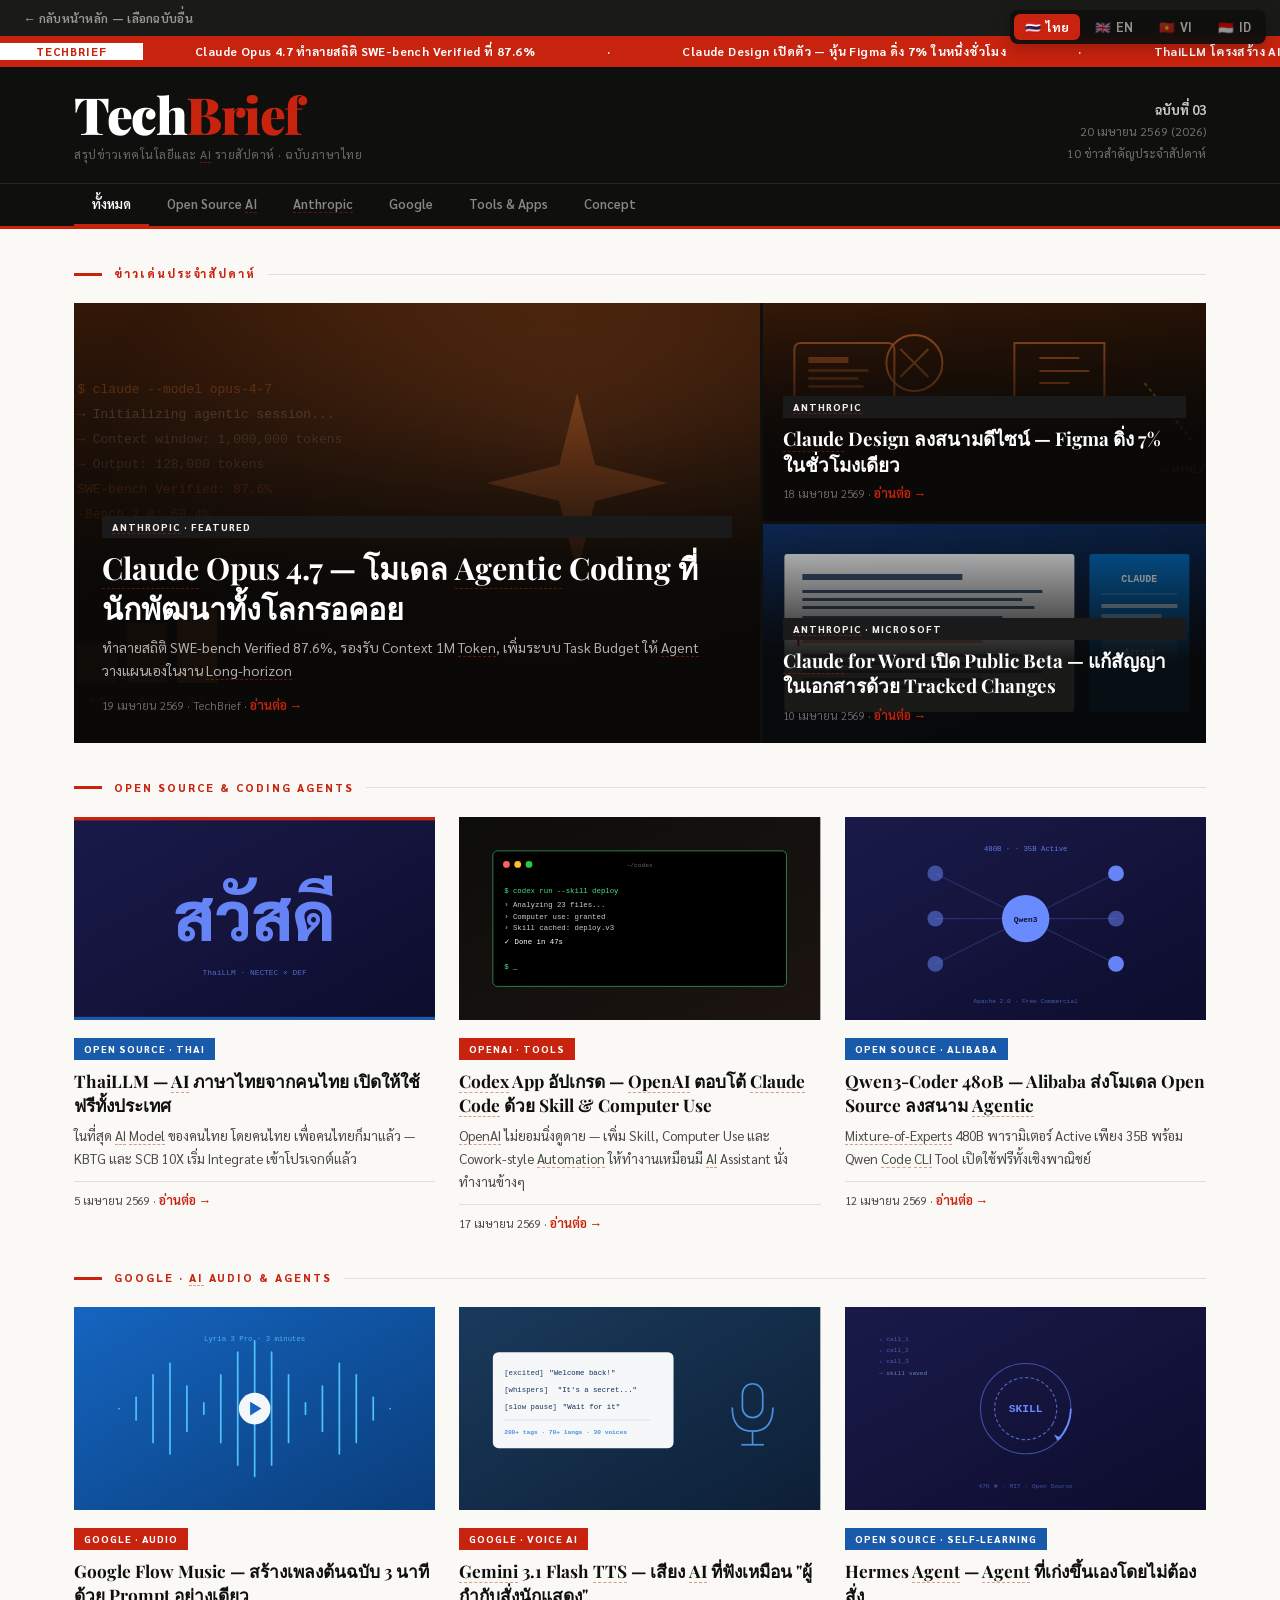
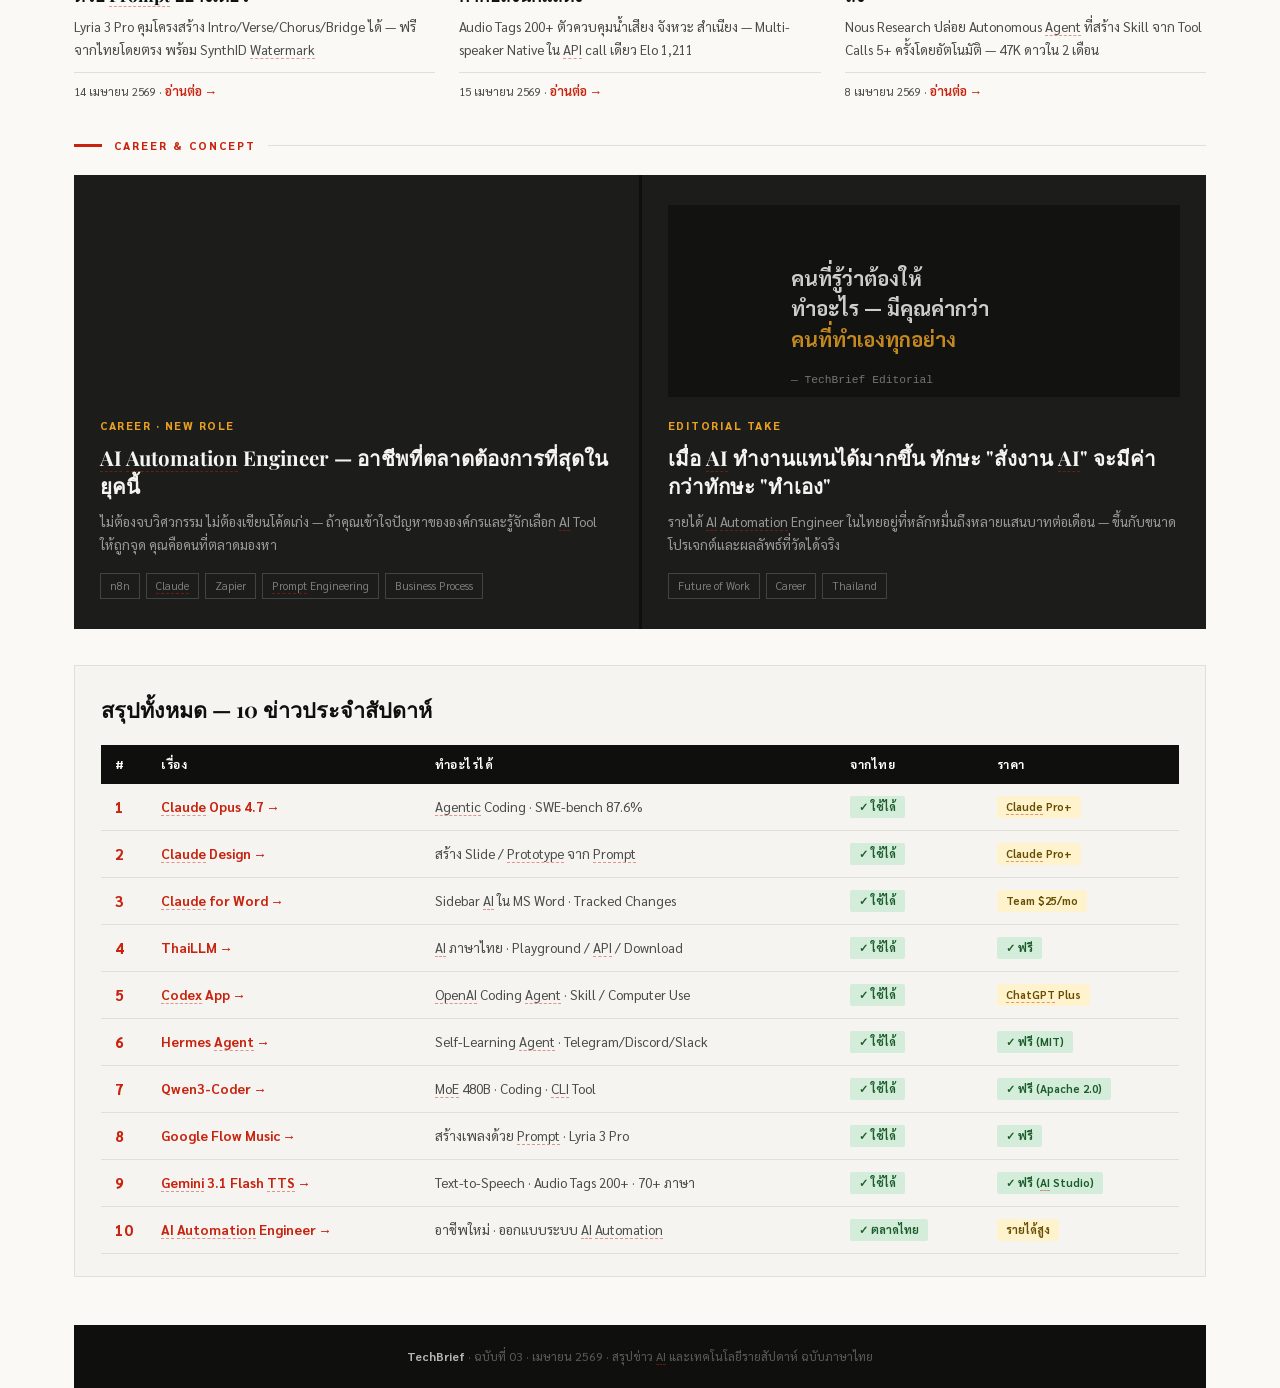
<file: AI-news_3.html>
<!DOCTYPE html>
<html lang="th">
<head>
<meta charset="UTF-8">
<meta name="viewport" content="width=device-width, initial-scale=1.0">
<title>TechBrief — สรุปข่าวเทคโนโลยีและ AI รายสัปดาห์</title>
<link href="https://fonts.googleapis.com/css2?family=Sarabun:ital,wght@0,300;0,400;0,600;0,700;0,800;1,400&family=Playfair+Display:wght@700;900&display=swap" rel="stylesheet">
<style>
*,*::before,*::after{box-sizing:border-box;margin:0;padding:0}
:root{
  --ink:#0f0f0e;--ink-2:#2a2a28;--ink-3:#4a4a47;
  --smoke:#f5f4f0;--paper:#faf9f6;--rule:#e0dfd8;
  --accent:#c8230e;--accent2:#e8a020;
  --serif:'Playfair Display',Georgia,serif;
  --sans:'Sarabun','Noto Sans Thai',sans-serif;
  --max:1180px;
}
html{font-size:16px}
body{background:var(--paper);color:var(--ink);font-family:var(--sans);line-height:1.6;-webkit-font-smoothing:antialiased}
a{color:inherit;text-decoration:none}

/* TICKER */
.ticker-wrap{background:var(--accent);overflow:hidden}
.ticker-inner{display:flex;align-items:center;padding:6px 0;white-space:nowrap;animation:ticker 55s linear infinite;font-size:12px;font-weight:700;color:#fff;letter-spacing:.4px}
.ticker-inner span{padding:0 36px}
.tlabel{background:#fff;color:var(--accent);font-size:11px;font-weight:800;padding:2px 10px;margin-right:16px;letter-spacing:1px;flex-shrink:0}
@keyframes ticker{0%{transform:translateX(0)}100%{transform:translateX(-50%)}}

/* HEADER */
.site-header{background:var(--ink);border-bottom:3px solid var(--accent)}
.masthead-inner{max-width:var(--max);margin:0 auto;padding:22px 24px 18px;display:flex;align-items:flex-end;justify-content:space-between;gap:24px}
.site-name{font-family:var(--serif);font-size:clamp(2rem,5vw,3.2rem);font-weight:900;color:#fff;letter-spacing:-1.5px;line-height:1}
.site-name em{color:var(--accent);font-style:normal}
.site-tagline{color:rgba(255,255,255,.38);font-size:12px;letter-spacing:.5px;margin-top:5px}
.site-meta{text-align:right;color:rgba(255,255,255,.4);font-size:12px;line-height:1.8}
.site-meta strong{color:rgba(255,255,255,.78);display:block;font-size:13px}

/* NAV TABS */
.site-nav{border-top:1px solid rgba(255,255,255,.1)}
.site-nav ul{max-width:var(--max);margin:0 auto;padding:0 24px;display:flex;list-style:none;overflow-x:auto}
.site-nav li a{display:block;padding:10px 18px;font-size:13px;font-weight:600;color:rgba(255,255,255,.5);border-bottom:2px solid transparent;transition:color .15s,border-color .15s;white-space:nowrap;cursor:pointer}
.site-nav li a:hover{color:rgba(255,255,255,.85)}
.site-nav li a.tab-active{color:#fff;border-bottom-color:var(--accent)}

/* PAGE LAYOUT */
.page-wrap{max-width:var(--max);margin:0 auto;padding:0 24px}

/* SECTION LABEL */
.section-label{display:flex;align-items:center;gap:12px;margin:36px 0 20px}
.section-label::before{content:'';width:28px;height:3px;background:var(--accent);flex-shrink:0}
.slabel-text{font-size:11px;font-weight:800;letter-spacing:2px;text-transform:uppercase;color:var(--accent)}
.section-label::after{content:'';flex:1;height:1px;background:var(--rule)}

/* CATEGORY CHIPS */
.chip{display:inline-block;font-size:10px;font-weight:800;letter-spacing:1px;padding:3px 10px;text-transform:uppercase}
.chip-red{background:var(--accent);color:#fff}
.chip-gold{background:var(--accent2);color:var(--ink)}
.chip-dark{background:rgba(255,255,255,.15);color:#fff}
.chip-slate{background:#1a1a1a;color:#f0efeb}
.chip-blue{background:#1a5aaa;color:#fff}

/* HERO GRID */
.hero-grid{display:grid;grid-template-columns:1.55fr 1fr;gap:3px;background:var(--ink)}
@media(max-width:720px){.hero-grid{grid-template-columns:1fr}}
.hero-primary{position:relative;overflow:hidden;cursor:pointer}
.hero-primary svg.cover{width:100%;height:440px;display:block;transition:transform .5s ease-out}
.hero-primary:hover svg.cover{transform:scale(1.03)}
.hero-overlay{position:absolute;inset:0;background:linear-gradient(to top,rgba(8,8,7,.93) 38%,rgba(8,8,7,.15) 100%);display:flex;flex-direction:column;justify-content:flex-end;padding:28px}
.hero-primary .hl{font-family:var(--serif);font-size:clamp(1.3rem,2.8vw,1.9rem);font-weight:700;color:#fff;line-height:1.3;margin:10px 0 9px}
.hero-primary .dk{font-size:14px;color:rgba(255,255,255,.68);line-height:1.65;margin-bottom:12px}
.byline{font-size:11.5px;color:rgba(255,255,255,.38)}
.hero-stack{display:flex;flex-direction:column;gap:3px}
.hero-secondary{position:relative;overflow:hidden;flex:1;cursor:pointer;min-height:218px}
.hero-secondary svg.cover{width:100%;height:218px;display:block;transition:transform .5s ease-out}
.hero-secondary:hover svg.cover{transform:scale(1.04)}
.hero-secondary .hero-overlay{padding:18px 20px}
.hero-secondary .hl{font-family:var(--serif);font-size:clamp(1rem,1.7vw,1.18rem);font-weight:700;color:#fff;line-height:1.35;margin:8px 0 6px}

/* ARTICLE ROW */
.article-row{display:grid;grid-template-columns:repeat(3,1fr);gap:28px 24px;margin-bottom:14px}
@media(max-width:860px){.article-row{grid-template-columns:repeat(2,1fr)}}
@media(max-width:520px){.article-row{grid-template-columns:1fr}}
.article-card{cursor:pointer}
.thumb-wrap{overflow:hidden;aspect-ratio:16/9;margin-bottom:14px}
.thumb-wrap svg{width:100%;height:100%;display:block;transition:transform .45s ease-out}
.article-card:hover .thumb-wrap svg{transform:scale(1.05)}
.article-card .chip{margin-bottom:9px}
.article-card .hl{font-family:var(--serif);font-size:1.08rem;font-weight:700;line-height:1.4;color:var(--ink);margin-bottom:8px}
.article-card .excerpt{font-size:13.5px;color:var(--ink-3);line-height:1.7;margin-bottom:10px}
.article-card .byline{font-size:11.5px;color:var(--ink-3);border-top:1px solid var(--rule);padding-top:8px}

/* EXPLAINER DARK */
.explainer-grid{display:grid;grid-template-columns:1fr 1fr;gap:3px;background:var(--ink)}
@media(max-width:600px){.explainer-grid{grid-template-columns:1fr}}
.explainer-card{background:#1c1c1a;padding:30px 26px;cursor:pointer;transition:background .2s;display:flex;flex-direction:column}
.explainer-card:hover{background:#222220}
.explainer-card svg{width:100%;height:192px;display:block;margin-bottom:20px;opacity:.82;transition:opacity .3s}
.explainer-card:hover svg{opacity:1}
.kicker{font-size:11px;font-weight:800;letter-spacing:1.5px;text-transform:uppercase;color:var(--accent2);margin-bottom:10px}
.explainer-card .hl{font-family:var(--serif);font-size:1.28rem;font-weight:700;color:#f5f4f0;line-height:1.35;margin-bottom:12px}
.explainer-card .excerpt{font-size:13.5px;color:rgba(245,244,240,.58);line-height:1.7;margin-bottom:16px;flex:1}
.tag-row{display:flex;flex-wrap:wrap;gap:6px}
.tag{font-size:11px;color:rgba(245,244,240,.45);border:1px solid rgba(245,244,240,.18);padding:3px 9px;transition:.2s}
.explainer-card:hover .tag{border-color:rgba(245,244,240,.32);color:rgba(245,244,240,.68)}

/* SUMMARY TABLE */
.table-section{background:var(--smoke);border:1px solid var(--rule);padding:26px 26px 22px;margin-top:36px}
.table-section h2{font-family:var(--serif);font-size:1.35rem;font-weight:700;margin-bottom:18px}
table{width:100%;border-collapse:collapse;font-size:13.5px}
thead th{background:var(--ink);color:#fff;text-align:left;padding:10px 14px;font-weight:700;font-size:12px;letter-spacing:.5px}
tbody tr{border-bottom:1px solid var(--rule)}
tbody tr:hover{background:#edece6}
tbody td{padding:11px 14px;color:var(--ink-2);vertical-align:middle}
tbody td:first-child{font-weight:800;color:var(--accent);font-size:15px;width:36px}
.badge{display:inline-block;font-size:11px;font-weight:700;padding:2px 9px;border-radius:2px}
.yes{background:#d4edda;color:#1a5c2a}
.no{background:#f5e0e0;color:#6b1a1a}
.part{background:#fff3cd;color:#664d00}

/* FOOTER */
.site-footer{background:var(--ink);color:rgba(255,255,255,.32);text-align:center;font-size:12px;padding:22px;margin-top:48px}
.site-footer strong{color:rgba(255,255,255,.7)}

/* UTILS */
hr.rule{border:none;border-top:1px solid var(--rule);margin:36px 0}
.hidden-card{display:none!important}

/* HOVER LIFT */
.article-card,.hero-primary,.hero-secondary,.explainer-card{transition:transform .2s,box-shadow .2s}
.article-card:hover,.hero-primary:hover,.hero-secondary:hover{transform:translateY(-3px);box-shadow:0 8px 28px rgba(0,0,0,.14)}
.read-more{color:var(--accent);font-size:.8rem;font-weight:600}

/* ANIMATIONS */
@keyframes fadeUp{from{opacity:0;transform:translateY(14px)}to{opacity:1;transform:translateY(0)}}
.fu{animation:fadeUp .5s ease-out both}
.d1{animation-delay:.06s}.d2{animation-delay:.12s}.d3{animation-delay:.18s}

/* DETAIL VIEW */
#detail-view{min-height:100vh;background:var(--paper)}
.detail-topbar{background:var(--ink);padding:12px 32px;display:flex;align-items:center;gap:20px;position:sticky;top:0;z-index:100}
.back-btn{background:none;border:1px solid rgba(255,255,255,.3);color:white;padding:6px 16px;border-radius:4px;cursor:pointer;font-family:var(--sans);font-size:.85rem}
.back-btn:hover{background:rgba(255,255,255,.12)}
.site-name-sm{color:white;font-family:var(--serif);font-size:1.1rem;font-weight:700}
.site-name-sm em{color:var(--accent);font-style:normal}
.detail-inner{max-width:780px;margin:0 auto;padding:48px 24px 80px}
.detail-meta{display:flex;align-items:center;gap:12px;margin-bottom:24px}
.detail-meta .byline{color:var(--ink-3)}
.detail-hero-svg{width:100%;border-radius:10px;overflow:hidden;margin-bottom:36px;box-shadow:0 4px 24px rgba(0,0,0,.12)}
.detail-hero-svg svg{width:100%;height:auto;display:block}
.detail-headline{font-family:var(--serif);font-size:clamp(1.7rem,4vw,2.4rem);line-height:1.25;color:var(--ink);margin-bottom:8px}
.detail-section{margin-top:40px;padding-top:32px;border-top:1px solid var(--rule)}
.detail-section h2{font-family:var(--sans);font-size:.7rem;font-weight:700;letter-spacing:.1em;text-transform:uppercase;color:var(--accent);margin-bottom:14px}
.detail-section p{font-family:var(--sans);font-size:1.05rem;line-height:1.8;color:var(--ink-2)}
.detail-footer-link{display:inline-flex;align-items:center;gap:8px;margin-top:48px;padding:12px 24px;background:var(--ink);color:white;border-radius:6px;text-decoration:none;font-family:var(--sans);font-size:.9rem;font-weight:600}
.detail-footer-link:hover{opacity:.82}
/* HUB LINK */
.hub-link{background:#1a1a18;padding:8px 24px;display:flex;align-items:center}
.hub-link a{color:rgba(255,255,255,.55);font-size:12.5px;font-weight:600;text-decoration:none;font-family:var(--sans);letter-spacing:.3px;transition:color .15s}
.hub-link a:hover{color:#fff}
</style>
</head>
<body>

<div class="hub-link"><a href="index.html">&larr; กลับหน้าหลัก — เลือกฉบับอื่น</a></div>

<div id="index-view">

<!-- TICKER -->
<div class="ticker-wrap">
  <div class="ticker-inner">
    <span class="tlabel">TECHBRIEF</span>
    <span>Claude Opus 4.7 ทำลายสถิติ SWE-bench Verified ที่ 87.6%</span><span>·</span>
    <span>Claude Design เปิดตัว — หุ้น Figma ดิ่ง 7% ในหนึ่งชั่วโมง</span><span>·</span>
    <span>ThaiLLM โครงสร้าง AI ภาษาไทยเปิดให้ใช้ฟรีทั้งประเทศ</span><span>·</span>
    <span>OpenAI ตอบโต้ด้วย Codex App รุ่นใหม่ลงสนาม Agentic Coding</span><span>·</span>
    <span>Hermes Agent Open Source สะสม 47K stars ในไม่ถึง 2 เดือน</span><span>·</span>
    <span>Qwen3-Coder 480B ของ Alibaba เปิดให้ใช้ฟรี Apache 2.0</span><span>·</span>
    <span>Google Lyria 3 Pro สร้างเพลงยาว 3 นาทีจากข้อความเปล่า</span><span>·</span>
    <span>Gemini 3.1 Flash TTS เพิ่ม Audio Tags 200+ ตัว 70+ ภาษา</span><span>·</span>
    <span class="tlabel">TECHBRIEF</span>
    <span>Claude Opus 4.7 ทำลายสถิติ SWE-bench Verified ที่ 87.6%</span><span>·</span>
    <span>Claude Design เปิดตัว — หุ้น Figma ดิ่ง 7% ในหนึ่งชั่วโมง</span><span>·</span>
    <span>ThaiLLM โครงสร้าง AI ภาษาไทยเปิดให้ใช้ฟรีทั้งประเทศ</span><span>·</span>
    <span>OpenAI ตอบโต้ด้วย Codex App รุ่นใหม่ลงสนาม Agentic Coding</span><span>·</span>
    <span>Hermes Agent Open Source สะสม 47K stars ในไม่ถึง 2 เดือน</span><span>·</span>
    <span>Qwen3-Coder 480B ของ Alibaba เปิดให้ใช้ฟรี Apache 2.0</span><span>·</span>
    <span>Google Lyria 3 Pro สร้างเพลงยาว 3 นาทีจากข้อความเปล่า</span><span>·</span>
    <span>Gemini 3.1 Flash TTS เพิ่ม Audio Tags 200+ ตัว 70+ ภาษา</span><span>·</span>
  </div>
</div>

<!-- HEADER -->
<header class="site-header">
  <div class="masthead-inner">
    <div>
      <div class="site-name">Tech<em>Brief</em></div>
      <div class="site-tagline">สรุปข่าวเทคโนโลยีและ AI รายสัปดาห์ · ฉบับภาษาไทย</div>
    </div>
    <div class="site-meta">
      <strong>ฉบับที่ 03</strong>
      20 เมษายน 2569 (2026)<br>
      10 ข่าวสำคัญประจำสัปดาห์
    </div>
  </div>
  <nav class="site-nav">
    <ul id="tab-list">
      <li><a href="#" data-filter="all" class="tab-active">ทั้งหมด</a></li>
      <li><a href="#" data-filter="opensource">Open Source AI</a></li>
      <li><a href="#" data-filter="anthropic">Anthropic</a></li>
      <li><a href="#" data-filter="google">Google</a></li>
      <li><a href="#" data-filter="tools">Tools &amp; Apps</a></li>
      <li><a href="#" data-filter="concept">Concept</a></li>
    </ul>
  </nav>
</header>

<div class="page-wrap">

<!-- SECTION LABEL -->
<div class="section-label">
  <span class="slabel-text">ข่าวเด่นประจำสัปดาห์</span>
</div>

<!-- HERO GRID -->
<section class="hero-grid" id="hero-grid">
  <article class="hero-primary fu" data-cat="anthropic" onclick="showDetail('claude-opus-47')">
    <svg class="cover" viewBox="0 0 800 440" xmlns="http://www.w3.org/2000/svg" preserveAspectRatio="xMidYMid slice">
      <defs>
        <linearGradient id="opus-bg" x1="0" y1="0" x2="1" y2="1">
          <stop offset="0%" stop-color="#3d1c08"/>
          <stop offset="100%" stop-color="#1a0c03"/>
        </linearGradient>
        <radialGradient id="opus-glow" cx="0.7" cy="0.3" r="0.6">
          <stop offset="0%" stop-color="#d4692a" stop-opacity="0.45"/>
          <stop offset="100%" stop-color="#d4692a" stop-opacity="0"/>
        </radialGradient>
      </defs>
      <rect width="800" height="440" fill="url(#opus-bg)"/>
      <rect width="800" height="440" fill="url(#opus-glow)"/>
      <!-- Anthropic-style asterisk -->
      <g transform="translate(560,180)" opacity="0.9">
        <path d="M 0,-90 L 18,-18 L 90,0 L 18,18 L 0,90 L -18,18 L -90,0 L -18,-18 Z" fill="#d4692a"/>
      </g>
      <!-- Code lines -->
      <g font-family="monospace" font-size="13" fill="#d4692a" opacity="0.55">
        <text x="60" y="90">$ claude --model opus-4-7</text>
        <text x="60" y="115" fill="#f5e6d8" opacity="0.6">→ Initializing agentic session...</text>
        <text x="60" y="140" fill="#f5e6d8" opacity="0.5">→ Context window: 1,000,000 tokens</text>
        <text x="60" y="165" fill="#f5e6d8" opacity="0.5">→ Output: 128,000 tokens</text>
        <text x="60" y="190">SWE-bench Verified: 87.6%</text>
        <text x="60" y="215">Terminal-Bench 2.0: 69.4%</text>
      </g>
      <!-- Bar chart -->
      <g transform="translate(60,300)">
        <rect x="0" y="40" width="40" height="40" fill="#d4692a" opacity="0.4"/>
        <rect x="50" y="20" width="40" height="60" fill="#d4692a" opacity="0.6"/>
        <rect x="100" y="0" width="40" height="80" fill="#d4692a" opacity="0.95"/>
        <text x="20" y="100" font-family="monospace" font-size="9" fill="#f5e6d8" opacity="0.55" text-anchor="middle">4.5</text>
        <text x="70" y="100" font-family="monospace" font-size="9" fill="#f5e6d8" opacity="0.55" text-anchor="middle">4.6</text>
        <text x="120" y="100" font-family="monospace" font-size="9" fill="#d4692a" text-anchor="middle">4.7</text>
      </g>
    </svg>
    <div class="hero-overlay">
      <span class="chip chip-slate">Anthropic · Featured</span>
      <h1 class="hl">Claude Opus 4.7 — โมเดล Agentic Coding ที่นักพัฒนาทั้งโลกรอคอย</h1>
      <p class="dk">ทำลายสถิติ SWE-bench Verified 87.6%, รองรับ Context 1M Token, เพิ่มระบบ Task Budget ให้ Agent วางแผนเองในงาน Long-horizon</p>
      <div class="byline">19 เมษายน 2569 · TechBrief · <span class="read-more">อ่านต่อ →</span></div>
    </div>
  </article>

  <div class="hero-stack">
    <article class="hero-secondary fu d1" data-cat="anthropic" onclick="showDetail('claude-design')">
      <svg class="cover" viewBox="0 0 500 218" xmlns="http://www.w3.org/2000/svg" preserveAspectRatio="xMidYMid slice">
        <defs>
          <linearGradient id="cd-bg" x1="0" y1="0" x2="1" y2="1">
            <stop offset="0%" stop-color="#3d1c08"/>
            <stop offset="100%" stop-color="#1a0c03"/>
          </linearGradient>
        </defs>
        <rect width="500" height="218" fill="url(#cd-bg)"/>
        <!-- Design tools -->
        <g transform="translate(60,40)">
          <rect x="0" y="0" width="100" height="65" rx="6" fill="none" stroke="#d4692a" stroke-width="2" opacity="0.85"/>
          <rect x="14" y="14" width="40" height="6" fill="#d4692a" opacity="0.7"/>
          <rect x="14" y="26" width="60" height="3" fill="#d4692a" opacity="0.5"/>
          <rect x="14" y="34" width="50" height="3" fill="#d4692a" opacity="0.5"/>
          <rect x="14" y="42" width="55" height="3" fill="#d4692a" opacity="0.5"/>
        </g>
        <g transform="translate(180,60)">
          <circle r="28" fill="none" stroke="#d4692a" stroke-width="2" opacity="0.9"/>
          <path d="M -14,-14 L 14,14 M 14,-14 L -14,14" stroke="#d4692a" stroke-width="2" opacity="0.7"/>
        </g>
        <g transform="translate(280,40)">
          <path d="M 0,0 L 90,0 L 90,55 L 0,55 Z M 25,15 L 65,15 M 25,28 L 75,28 M 25,40 L 55,40"
                stroke="#d4692a" stroke-width="2" fill="none" opacity="0.85"/>
        </g>
        <!-- Arrow flow -->
        <path d="M 410,80 L 460,140" stroke="#e8a020" stroke-width="2" fill="none" opacity="0.7" stroke-dasharray="4 3"/>
        <text x="425" y="170" font-family="monospace" font-size="11" fill="#e8a020" opacity="0.85">→ HTML/PPT/PDF</text>
      </svg>
      <div class="hero-overlay">
        <span class="chip chip-slate">Anthropic</span>
        <h2 class="hl">Claude Design ลงสนามดีไซน์ — Figma ดิ่ง 7% ในชั่วโมงเดียว</h2>
        <div class="byline">18 เมษายน 2569 · <span class="read-more">อ่านต่อ →</span></div>
      </div>
    </article>

    <article class="hero-secondary fu d2" data-cat="anthropic" onclick="showDetail('claude-for-word')">
      <svg class="cover" viewBox="0 0 500 218" xmlns="http://www.w3.org/2000/svg" preserveAspectRatio="xMidYMid slice">
        <defs>
          <linearGradient id="cw-bg" x1="0" y1="0" x2="1" y2="1">
            <stop offset="0%" stop-color="#0f2d5e"/>
            <stop offset="100%" stop-color="#041228"/>
          </linearGradient>
        </defs>
        <rect width="500" height="218" fill="url(#cw-bg)"/>
        <!-- Doc with sidebar -->
        <g transform="translate(50,30)">
          <rect width="290" height="158" fill="#fff" opacity="0.96" rx="3"/>
          <!-- Doc lines -->
          <g fill="#0f2d5e" opacity="0.8">
            <rect x="18" y="20" width="160" height="6"/>
            <rect x="18" y="36" width="240" height="3"/>
            <rect x="18" y="44" width="220" height="3"/>
            <rect x="18" y="52" width="232" height="3"/>
            <rect x="18" y="62" width="200" height="3"/>
          </g>
          <!-- Tracked change line -->
          <rect x="18" y="78" width="232" height="3" fill="#c8230e" opacity="0.7"/>
          <rect x="18" y="86" width="180" height="3" fill="#c8230e" opacity="0.45" />
          <line x1="14" y1="78" x2="14" y2="92" stroke="#c8230e" stroke-width="2"/>
          <g fill="#0f2d5e" opacity="0.6">
            <rect x="18" y="100" width="220" height="3"/>
            <rect x="18" y="108" width="200" height="3"/>
            <rect x="18" y="116" width="240" height="3"/>
            <rect x="18" y="124" width="180" height="3"/>
            <rect x="18" y="132" width="220" height="3"/>
          </g>
        </g>
        <!-- Claude sidebar -->
        <g transform="translate(355,30)">
          <rect width="100" height="158" fill="#0078D4" opacity="0.82" rx="3"/>
          <text x="50" y="28" text-anchor="middle" font-family="monospace" font-size="10" fill="#fff" font-weight="700">CLAUDE</text>
          <line x1="12" y1="40" x2="88" y2="40" stroke="#fff" opacity="0.3"/>
          <rect x="12" y="50" width="76" height="4" fill="#fff" opacity="0.7"/>
          <rect x="12" y="60" width="60" height="4" fill="#fff" opacity="0.5"/>
          <rect x="12" y="70" width="70" height="4" fill="#fff" opacity="0.5"/>
          <rect x="12" y="86" width="76" height="22" fill="#fff" opacity="0.18" rx="3"/>
          <text x="50" y="101" text-anchor="middle" font-size="9" fill="#fff" font-weight="600">Accept</text>
        </g>
      </svg>
      <div class="hero-overlay">
        <span class="chip chip-slate">Anthropic · Microsoft</span>
        <h2 class="hl">Claude for Word เปิด Public Beta — แก้สัญญาในเอกสารด้วย Tracked Changes</h2>
        <div class="byline">10 เมษายน 2569 · <span class="read-more">อ่านต่อ →</span></div>
      </div>
    </article>
  </div>
</section>

<!-- SECTION LABEL: Open Source -->
<div class="section-label">
  <span class="slabel-text">Open Source &amp; Coding Agents</span>
</div>

<!-- ARTICLE ROW 1 -->
<section class="article-row">
  <article class="article-card fu" data-cat="opensource" onclick="showDetail('thaillm')">
    <div class="thumb-wrap">
      <svg viewBox="0 0 640 360" xmlns="http://www.w3.org/2000/svg" preserveAspectRatio="xMidYMid slice">
        <defs>
          <linearGradient id="th-bg" x1="0" y1="0" x2="1" y2="1">
            <stop offset="0%" stop-color="#1a1a4a"/>
            <stop offset="100%" stop-color="#0d0d2e"/>
          </linearGradient>
        </defs>
        <rect width="640" height="360" fill="url(#th-bg)"/>
        <!-- Thai flag stripes accent -->
        <rect x="0" y="0" width="640" height="6" fill="#c8230e"/>
        <rect x="0" y="354" width="640" height="6" fill="#1a5aaa"/>
        <!-- Big Thai char สวัสดี -->
        <text x="320" y="220" text-anchor="middle" font-family="'Sarabun',sans-serif" font-size="120" font-weight="800" fill="#6a8aff" opacity="0.95">สวัสดี</text>
        <text x="320" y="280" text-anchor="middle" font-family="monospace" font-size="14" fill="#6a8aff" opacity="0.7">ThaiLLM · NECTEC × DEF</text>
      </svg>
    </div>
    <span class="chip chip-blue">Open Source · Thai</span>
    <h3 class="hl">ThaiLLM — AI ภาษาไทยจากคนไทย เปิดให้ใช้ฟรีทั้งประเทศ</h3>
    <p class="excerpt">ในที่สุด AI Model ของคนไทย โดยคนไทย เพื่อคนไทยก็มาแล้ว — KBTG และ SCB 10X เริ่ม Integrate เข้าโปรเจกต์แล้ว</p>
    <div class="byline">5 เมษายน 2569 · <span class="read-more">อ่านต่อ →</span></div>
  </article>

  <article class="article-card fu d1" data-cat="tools" onclick="showDetail('codex-app')">
    <div class="thumb-wrap">
      <svg viewBox="0 0 640 360" xmlns="http://www.w3.org/2000/svg" preserveAspectRatio="xMidYMid slice">
        <defs>
          <linearGradient id="cx-bg" x1="0" y1="0" x2="1" y2="1">
            <stop offset="0%" stop-color="#0d0d0b"/>
            <stop offset="100%" stop-color="#1c1410"/>
          </linearGradient>
        </defs>
        <rect width="640" height="360" fill="url(#cx-bg)"/>
        <!-- Terminal window -->
        <rect x="60" y="60" width="520" height="240" rx="8" fill="#000" stroke="#4ade80" stroke-width="1" opacity="0.95"/>
        <circle cx="84" cy="84" r="6" fill="#ff5f57"/>
        <circle cx="104" cy="84" r="6" fill="#febc2e"/>
        <circle cx="124" cy="84" r="6" fill="#28c840"/>
        <text x="320" y="89" text-anchor="middle" font-family="monospace" font-size="11" fill="#666">~/codex</text>
        <g font-family="monospace" font-size="13" fill="#4ade80">
          <text x="80" y="135">$ codex run --skill deploy</text>
          <text x="80" y="160" fill="#ccc">› Analyzing 23 files...</text>
          <text x="80" y="180" fill="#ccc">› Computer use: granted</text>
          <text x="80" y="200" fill="#ccc">› Skill cached: deploy.v3</text>
          <text x="80" y="225" fill="#fff">✓ Done in 47s</text>
          <text x="80" y="270">$ <tspan fill="#fff">_</tspan></text>
        </g>
      </svg>
    </div>
    <span class="chip chip-red">OpenAI · Tools</span>
    <h3 class="hl">Codex App อัปเกรด — OpenAI ตอบโต้ Claude Code ด้วย Skill &amp; Computer Use</h3>
    <p class="excerpt">OpenAI ไม่ยอมนิ่งดูดาย — เพิ่ม Skill, Computer Use และ Cowork-style Automation ให้ทำงานเหมือนมี AI Assistant นั่งทำงานข้างๆ</p>
    <div class="byline">17 เมษายน 2569 · <span class="read-more">อ่านต่อ →</span></div>
  </article>

  <article class="article-card fu d2" data-cat="opensource" onclick="showDetail('qwen-code')">
    <div class="thumb-wrap">
      <svg viewBox="0 0 640 360" xmlns="http://www.w3.org/2000/svg" preserveAspectRatio="xMidYMid slice">
        <defs>
          <linearGradient id="qw-bg" x1="0" y1="0" x2="1" y2="1">
            <stop offset="0%" stop-color="#1a1a4a"/>
            <stop offset="100%" stop-color="#0d0d2e"/>
          </linearGradient>
        </defs>
        <rect width="640" height="360" fill="url(#qw-bg)"/>
        <!-- MoE expert nodes -->
        <g stroke="#6a8aff" stroke-width="1" opacity="0.5" fill="none">
          <line x1="320" y1="180" x2="160" y2="100"/>
          <line x1="320" y1="180" x2="160" y2="180"/>
          <line x1="320" y1="180" x2="160" y2="260"/>
          <line x1="320" y1="180" x2="480" y2="100"/>
          <line x1="320" y1="180" x2="480" y2="180"/>
          <line x1="320" y1="180" x2="480" y2="260"/>
        </g>
        <g fill="#6a8aff">
          <circle cx="160" cy="100" r="14" opacity="0.5"/>
          <circle cx="160" cy="180" r="14" opacity="0.5"/>
          <circle cx="160" cy="260" r="14" opacity="0.5"/>
          <circle cx="480" cy="100" r="14" opacity="0.95"/>
          <circle cx="480" cy="180" r="14" opacity="0.5"/>
          <circle cx="480" cy="260" r="14" opacity="0.95"/>
        </g>
        <circle cx="320" cy="180" r="42" fill="#6a8aff"/>
        <text x="320" y="186" text-anchor="middle" font-family="monospace" font-size="14" font-weight="700" fill="#0d0d2e">Qwen3</text>
        <text x="320" y="60" text-anchor="middle" font-family="monospace" font-size="13" fill="#6a8aff" opacity="0.85">480B · MoE · 35B Active</text>
        <text x="320" y="330" text-anchor="middle" font-family="monospace" font-size="11" fill="#6a8aff" opacity="0.6">Apache 2.0 · Free Commercial</text>
      </svg>
    </div>
    <span class="chip chip-blue">Open Source · Alibaba</span>
    <h3 class="hl">Qwen3-Coder 480B — Alibaba ส่งโมเดล Open Source ลงสนาม Agentic</h3>
    <p class="excerpt">Mixture-of-Experts 480B พารามิเตอร์ Active เพียง 35B พร้อม Qwen Code CLI Tool เปิดใช้ฟรีทั้งเชิงพาณิชย์</p>
    <div class="byline">12 เมษายน 2569 · <span class="read-more">อ่านต่อ →</span></div>
  </article>
</section>

<!-- SECTION LABEL: Google + AI Voice/Music -->
<div class="section-label">
  <span class="slabel-text">Google · AI Audio &amp; Agents</span>
</div>

<!-- ARTICLE ROW 2 -->
<section class="article-row">
  <article class="article-card fu" data-cat="google" onclick="showDetail('flow-music')">
    <div class="thumb-wrap">
      <svg viewBox="0 0 640 360" xmlns="http://www.w3.org/2000/svg" preserveAspectRatio="xMidYMid slice">
        <defs>
          <linearGradient id="fm-bg" x1="0" y1="0" x2="1" y2="1">
            <stop offset="0%" stop-color="#1565C0"/>
            <stop offset="100%" stop-color="#0a3d7a"/>
          </linearGradient>
        </defs>
        <rect width="640" height="360" fill="url(#fm-bg)"/>
        <!-- Sound waveform -->
        <g stroke="#4fc3f7" stroke-width="3" stroke-linecap="round" fill="none">
          <line x1="80" y1="180" x2="80" y2="180"/>
          <line x1="110" y1="160" x2="110" y2="200"/>
          <line x1="140" y1="120" x2="140" y2="240"/>
          <line x1="170" y1="100" x2="170" y2="260"/>
          <line x1="200" y1="140" x2="200" y2="220"/>
          <line x1="230" y1="170" x2="230" y2="190"/>
          <line x1="260" y1="120" x2="260" y2="240"/>
          <line x1="290" y1="80" x2="290" y2="280"/>
          <line x1="320" y1="60" x2="320" y2="300"/>
          <line x1="350" y1="80" x2="350" y2="280"/>
          <line x1="380" y1="120" x2="380" y2="240"/>
          <line x1="410" y1="170" x2="410" y2="190"/>
          <line x1="440" y1="140" x2="440" y2="220"/>
          <line x1="470" y1="100" x2="470" y2="260"/>
          <line x1="500" y1="120" x2="500" y2="240"/>
          <line x1="530" y1="160" x2="530" y2="200"/>
          <line x1="560" y1="180" x2="560" y2="180"/>
        </g>
        <!-- Play icon center -->
        <circle cx="320" cy="180" r="28" fill="#fff" opacity="0.95"/>
        <polygon points="312,168 312,192 332,180" fill="#1565C0"/>
        <text x="320" y="60" text-anchor="middle" font-family="monospace" font-size="13" fill="#4fc3f7" opacity="0.85">Lyria 3 Pro · 3 minutes</text>
      </svg>
    </div>
    <span class="chip chip-red">Google · Audio</span>
    <h3 class="hl">Google Flow Music — สร้างเพลงต้นฉบับ 3 นาทีด้วย Prompt อย่างเดียว</h3>
    <p class="excerpt">Lyria 3 Pro คุมโครงสร้าง Intro/Verse/Chorus/Bridge ได้ — ฟรีจากไทยโดยตรง พร้อม SynthID Watermark</p>
    <div class="byline">14 เมษายน 2569 · <span class="read-more">อ่านต่อ →</span></div>
  </article>

  <article class="article-card fu d1" data-cat="google" onclick="showDetail('gemini-tts')">
    <div class="thumb-wrap">
      <svg viewBox="0 0 640 360" xmlns="http://www.w3.org/2000/svg" preserveAspectRatio="xMidYMid slice">
        <defs>
          <linearGradient id="tts-bg" x1="0" y1="0" x2="1" y2="1">
            <stop offset="0%" stop-color="#1a3a5c"/>
            <stop offset="100%" stop-color="#0d1f36"/>
          </linearGradient>
        </defs>
        <rect width="640" height="360" fill="url(#tts-bg)"/>
        <!-- Speech bubble with tags -->
        <g transform="translate(60,80)">
          <rect width="320" height="170" rx="10" fill="#fff" opacity="0.96"/>
          <text x="20" y="40" font-family="monospace" font-size="13" fill="#1a3a5c">[excited]</text>
          <text x="100" y="40" font-family="monospace" font-size="13" fill="#0f2d5e">"Welcome back!"</text>
          <text x="20" y="70" font-family="monospace" font-size="13" fill="#1a3a5c">[whispers]</text>
          <text x="115" y="70" font-family="monospace" font-size="13" fill="#0f2d5e">"It's a secret..."</text>
          <text x="20" y="100" font-family="monospace" font-size="13" fill="#1a3a5c">[slow pause]</text>
          <text x="124" y="100" font-family="monospace" font-size="13" fill="#0f2d5e">"Wait for it"</text>
          <line x1="20" y1="120" x2="280" y2="120" stroke="#1a3a5c" opacity="0.2"/>
          <text x="20" y="145" font-family="monospace" font-size="11" fill="#4a90e2" font-weight="700">200+ tags · 70+ langs · 30 voices</text>
        </g>
        <!-- Mic icon right -->
        <g transform="translate(520,180)" stroke="#4a90e2" stroke-width="3" fill="none">
          <rect x="-18" y="-44" width="36" height="60" rx="18"/>
          <path d="M -36,-2 Q -36,40 0,40 Q 36,40 36,-2"/>
          <line x1="0" y1="40" x2="0" y2="64"/>
          <line x1="-20" y1="64" x2="20" y2="64"/>
        </g>
      </svg>
    </div>
    <span class="chip chip-red">Google · Voice AI</span>
    <h3 class="hl">Gemini 3.1 Flash TTS — เสียง AI ที่ฟังเหมือน "ผู้กำกับสั่งนักแสดง"</h3>
    <p class="excerpt">Audio Tags 200+ ตัวควบคุมน้ำเสียง จังหวะ สำเนียง — Multi-speaker Native ใน API call เดียว Elo 1,211</p>
    <div class="byline">15 เมษายน 2569 · <span class="read-more">อ่านต่อ →</span></div>
  </article>

  <article class="article-card fu d2" data-cat="opensource" onclick="showDetail('hermes-agent')">
    <div class="thumb-wrap">
      <svg viewBox="0 0 640 360" xmlns="http://www.w3.org/2000/svg" preserveAspectRatio="xMidYMid slice">
        <defs>
          <linearGradient id="hr-bg" x1="0" y1="0" x2="1" y2="1">
            <stop offset="0%" stop-color="#1a1a4a"/>
            <stop offset="100%" stop-color="#0d0d2e"/>
          </linearGradient>
        </defs>
        <rect width="640" height="360" fill="url(#hr-bg)"/>
        <!-- Brain / learning loop -->
        <g transform="translate(320,180)">
          <circle r="80" fill="none" stroke="#6a8aff" stroke-width="2" opacity="0.5"/>
          <circle r="55" fill="none" stroke="#6a8aff" stroke-width="2" opacity="0.7" stroke-dasharray="6 4">
            <animateTransform attributeName="transform" type="rotate" from="0" to="360" dur="20s" repeatCount="indefinite"/>
          </circle>
          <text y="6" text-anchor="middle" font-family="monospace" font-size="20" font-weight="700" fill="#6a8aff">SKILL</text>
          <!-- Loop arrows -->
          <path d="M 80,0 A 80,80 0 0 1 56,56" stroke="#6a8aff" stroke-width="3" fill="none"/>
          <polygon points="56,56 50,46 64,52" fill="#6a8aff"/>
        </g>
        <!-- Learning markers -->
        <g font-family="monospace" font-size="11" fill="#6a8aff" opacity="0.6">
          <text x="60" y="60">› call_1</text>
          <text x="60" y="80">› call_2</text>
          <text x="60" y="100">› call_3</text>
          <text x="60" y="120" fill="#a0c8ff">→ skill saved</text>
        </g>
        <text x="320" y="320" text-anchor="middle" font-family="monospace" font-size="11" fill="#6a8aff" opacity="0.55">47K ★ · MIT · Open Source</text>
      </svg>
    </div>
    <span class="chip chip-blue">Open Source · Self-Learning</span>
    <h3 class="hl">Hermes Agent — Agent ที่เก่งขึ้นเองโดยไม่ต้องสั่ง</h3>
    <p class="excerpt">Nous Research ปล่อย Autonomous Agent ที่สร้าง Skill จาก Tool Calls 5+ ครั้งโดยอัตโนมัติ — 47K ดาวใน 2 เดือน</p>
    <div class="byline">8 เมษายน 2569 · <span class="read-more">อ่านต่อ →</span></div>
  </article>
</section>

<!-- SECTION LABEL: Concept -->
<div class="section-label">
  <span class="slabel-text">Career &amp; Concept</span>
</div>

<!-- EXPLAINER -->
<section class="explainer-grid">
  <article class="explainer-card fu" data-cat="concept" onclick="showDetail('ai-engineer')">
    <svg viewBox="0 0 500 240" xmlns="http://www.w3.org/2000/svg" preserveAspectRatio="xMidYMid slice">
      <rect width="500" height="240" fill="#101010"/>
      <!-- Workflow nodes -->
      <g stroke="#e8a020" stroke-width="2" fill="none">
        <rect x="50" y="80" width="90" height="60" rx="6"/>
        <rect x="200" y="40" width="90" height="60" rx="6"/>
        <rect x="200" y="140" width="90" height="60" rx="6"/>
        <rect x="350" y="80" width="100" height="60" rx="6"/>
        <line x1="140" y1="100" x2="200" y2="70" stroke-dasharray="4 3"/>
        <line x1="140" y1="120" x2="200" y2="170" stroke-dasharray="4 3"/>
        <line x1="290" y1="70" x2="350" y2="100" stroke-dasharray="4 3"/>
        <line x1="290" y1="170" x2="350" y2="120" stroke-dasharray="4 3"/>
      </g>
      <g font-family="monospace" font-size="11" fill="#e8a020" text-anchor="middle">
        <text x="95" y="115">Input</text>
        <text x="245" y="75">Claude</text>
        <text x="245" y="175">n8n</text>
        <text x="400" y="115">Output</text>
      </g>
      <text x="250" y="225" text-anchor="middle" font-family="monospace" font-size="13" fill="#e8a020" opacity="0.7">"ล่ามระหว่างองค์กรและ AI"</text>
    </svg>
    <div class="kicker">CAREER · NEW ROLE</div>
    <h3 class="hl">AI Automation Engineer — อาชีพที่ตลาดต้องการที่สุดในยุคนี้</h3>
    <p class="excerpt">ไม่ต้องจบวิศวกรรม ไม่ต้องเขียนโค้ดเก่ง — ถ้าคุณเข้าใจปัญหาขององค์กรและรู้จักเลือก AI Tool ให้ถูกจุด คุณคือคนที่ตลาดมองหา</p>
    <div class="tag-row">
      <span class="tag">n8n</span>
      <span class="tag">Claude</span>
      <span class="tag">Zapier</span>
      <span class="tag">Prompt Engineering</span>
      <span class="tag">Business Process</span>
    </div>
  </article>

  <article class="explainer-card fu d1" data-cat="concept" onclick="showDetail('ai-engineer')" style="justify-content:space-between">
    <svg viewBox="0 0 500 240" xmlns="http://www.w3.org/2000/svg" preserveAspectRatio="xMidYMid slice">
      <rect width="500" height="240" fill="#101010"/>
      <!-- Big quote / stat -->
      <text x="40" y="80" font-family="'Playfair Display',serif" font-size="120" font-weight="900" fill="#c8230e" opacity="0.4">"</text>
      <text x="120" y="105" font-family="'Sarabun',sans-serif" font-size="20" font-weight="700" fill="#f5f4f0">คนที่รู้ว่าต้องให้ AI</text>
      <text x="120" y="135" font-family="'Sarabun',sans-serif" font-size="20" font-weight="700" fill="#f5f4f0">ทำอะไร — มีคุณค่ากว่า</text>
      <text x="120" y="165" font-family="'Sarabun',sans-serif" font-size="20" font-weight="700" fill="#e8a020">คนที่ทำเองทุกอย่าง</text>
      <text x="120" y="200" font-family="monospace" font-size="11" fill="#888">— TechBrief Editorial</text>
    </svg>
    <div class="kicker">EDITORIAL TAKE</div>
    <h3 class="hl">เมื่อ AI ทำงานแทนได้มากขึ้น ทักษะ "สั่งงาน AI" จะมีค่ากว่าทักษะ "ทำเอง"</h3>
    <p class="excerpt">รายได้ AI Automation Engineer ในไทยอยู่ที่หลักหมื่นถึงหลายแสนบาทต่อเดือน — ขึ้นกับขนาดโปรเจกต์และผลลัพธ์ที่วัดได้จริง</p>
    <div class="tag-row">
      <span class="tag">Future of Work</span>
      <span class="tag">Career</span>
      <span class="tag">Thailand</span>
    </div>
  </article>
</section>

<!-- SUMMARY TABLE -->
<section class="table-section">
  <h2>สรุปทั้งหมด — 10 ข่าวประจำสัปดาห์</h2>
  <table>
    <thead>
      <tr>
        <th>#</th>
        <th>เรื่อง</th>
        <th>ทำอะไรได้</th>
        <th>จากไทย</th>
        <th>ราคา</th>
      </tr>
    </thead>
    <tbody>
      <tr>
        <td>1</td>
        <td><strong onclick="showDetail('claude-opus-47')" style="cursor:pointer;color:var(--accent)">Claude Opus 4.7 →</strong></td>
        <td style="color:#4a4a47">Agentic Coding · SWE-bench 87.6%</td>
        <td><span class="badge yes">✓ ใช้ได้</span></td>
        <td><span class="badge part">Claude Pro+</span></td>
      </tr>
      <tr>
        <td>2</td>
        <td><strong onclick="showDetail('claude-design')" style="cursor:pointer;color:var(--accent)">Claude Design →</strong></td>
        <td style="color:#4a4a47">สร้าง Slide / Prototype จาก Prompt</td>
        <td><span class="badge yes">✓ ใช้ได้</span></td>
        <td><span class="badge part">Claude Pro+</span></td>
      </tr>
      <tr>
        <td>3</td>
        <td><strong onclick="showDetail('claude-for-word')" style="cursor:pointer;color:var(--accent)">Claude for Word →</strong></td>
        <td style="color:#4a4a47">Sidebar AI ใน MS Word · Tracked Changes</td>
        <td><span class="badge yes">✓ ใช้ได้</span></td>
        <td><span class="badge part">Team $25/mo</span></td>
      </tr>
      <tr>
        <td>4</td>
        <td><strong onclick="showDetail('thaillm')" style="cursor:pointer;color:var(--accent)">ThaiLLM →</strong></td>
        <td style="color:#4a4a47">AI ภาษาไทย · Playground / API / Download</td>
        <td><span class="badge yes">✓ ใช้ได้</span></td>
        <td><span class="badge yes">✓ ฟรี</span></td>
      </tr>
      <tr>
        <td>5</td>
        <td><strong onclick="showDetail('codex-app')" style="cursor:pointer;color:var(--accent)">Codex App →</strong></td>
        <td style="color:#4a4a47">OpenAI Coding Agent · Skill / Computer Use</td>
        <td><span class="badge yes">✓ ใช้ได้</span></td>
        <td><span class="badge part">ChatGPT Plus</span></td>
      </tr>
      <tr>
        <td>6</td>
        <td><strong onclick="showDetail('hermes-agent')" style="cursor:pointer;color:var(--accent)">Hermes Agent →</strong></td>
        <td style="color:#4a4a47">Self-Learning Agent · Telegram/Discord/Slack</td>
        <td><span class="badge yes">✓ ใช้ได้</span></td>
        <td><span class="badge yes">✓ ฟรี (MIT)</span></td>
      </tr>
      <tr>
        <td>7</td>
        <td><strong onclick="showDetail('qwen-code')" style="cursor:pointer;color:var(--accent)">Qwen3-Coder →</strong></td>
        <td style="color:#4a4a47">MoE 480B · Coding · CLI Tool</td>
        <td><span class="badge yes">✓ ใช้ได้</span></td>
        <td><span class="badge yes">✓ ฟรี (Apache 2.0)</span></td>
      </tr>
      <tr>
        <td>8</td>
        <td><strong onclick="showDetail('flow-music')" style="cursor:pointer;color:var(--accent)">Google Flow Music →</strong></td>
        <td style="color:#4a4a47">สร้างเพลงด้วย Prompt · Lyria 3 Pro</td>
        <td><span class="badge yes">✓ ใช้ได้</span></td>
        <td><span class="badge yes">✓ ฟรี</span></td>
      </tr>
      <tr>
        <td>9</td>
        <td><strong onclick="showDetail('gemini-tts')" style="cursor:pointer;color:var(--accent)">Gemini 3.1 Flash TTS →</strong></td>
        <td style="color:#4a4a47">Text-to-Speech · Audio Tags 200+ · 70+ ภาษา</td>
        <td><span class="badge yes">✓ ใช้ได้</span></td>
        <td><span class="badge yes">✓ ฟรี (AI Studio)</span></td>
      </tr>
      <tr>
        <td>10</td>
        <td><strong onclick="showDetail('ai-engineer')" style="cursor:pointer;color:var(--accent)">AI Automation Engineer →</strong></td>
        <td style="color:#4a4a47">อาชีพใหม่ · ออกแบบระบบ AI Automation</td>
        <td><span class="badge yes">✓ ตลาดไทย</span></td>
        <td><span class="badge part">รายได้สูง</span></td>
      </tr>
    </tbody>
  </table>
</section>

<!-- FOOTER -->
<footer class="site-footer">
  <strong>TechBrief</strong> · ฉบับที่ 03 · เมษายน 2569 · สรุปข่าว AI และเทคโนโลยีรายสัปดาห์ ฉบับภาษาไทย
</footer>

</div><!-- /page-wrap -->
</div><!-- /index-view -->


<div id="detail-view" style="display:none">
  <div class="detail-topbar">
    <button onclick="showIndex()" class="back-btn">← กลับหน้าหลัก</button>
    <span class="site-name-sm">Tech<em>Brief</em></span>
  </div>
  <div id="detail-content"></div>
</div>

<script>
var articles = {

'claude-opus-47': {
  cat:'anthropic', chip:'chip-slate', label:'Anthropic · Featured',
  headline:'Claude Opus 4.7 — โมเดล Agentic Coding ที่นักพัฒนาทั้งโลกรอคอย',
  date:'19 เมษายน 2569', source:'TechBrief',
  svgHero:`<svg viewBox="0 0 1200 500" xmlns="http://www.w3.org/2000/svg">
    <defs>
      <linearGradient id="dh-opus" x1="0" y1="0" x2="1" y2="1">
        <stop offset="0%" stop-color="#3d1c08"/>
        <stop offset="100%" stop-color="#1a0c03"/>
      </linearGradient>
      <radialGradient id="dh-opus-glow" cx="0.7" cy="0.3" r="0.6">
        <stop offset="0%" stop-color="#d4692a" stop-opacity="0.5"/>
        <stop offset="100%" stop-color="#d4692a" stop-opacity="0"/>
      </radialGradient>
    </defs>
    <rect width="1200" height="500" fill="url(#dh-opus)"/>
    <rect width="1200" height="500" fill="url(#dh-opus-glow)"/>
    <g transform="translate(880,200)" opacity="0.95">
      <path d="M 0,-110 L 22,-22 L 110,0 L 22,22 L 0,110 L -22,22 L -110,0 L -22,-22 Z" fill="#d4692a"/>
    </g>
    <g font-family="monospace" font-size="16" fill="#d4692a">
      <text x="80" y="100">$ claude --model claude-opus-4-7</text>
      <text x="80" y="135" fill="#f5e6d8" opacity="0.75">→ Agentic session initialized</text>
      <text x="80" y="160" fill="#f5e6d8" opacity="0.65">→ Context window: 1,000,000 tokens</text>
      <text x="80" y="185" fill="#f5e6d8" opacity="0.65">→ Max output: 128,000 tokens</text>
      <text x="80" y="210" fill="#f5e6d8" opacity="0.65">→ Image input: up to 2576px</text>
      <text x="80" y="245" font-size="22" font-weight="700">SWE-bench Verified  ▸  87.6%</text>
      <text x="80" y="280" font-size="22" font-weight="700">Terminal-Bench 2.0   ▸  69.4%</text>
    </g>
    <g transform="translate(80,360)">
      <rect x="0" y="40" width="60" height="40" fill="#d4692a" opacity="0.35"/>
      <rect x="80" y="20" width="60" height="60" fill="#d4692a" opacity="0.55"/>
      <rect x="160" y="0" width="60" height="80" fill="#d4692a" opacity="0.95"/>
      <text x="30" y="105" font-family="monospace" font-size="12" fill="#f5e6d8" opacity="0.6" text-anchor="middle">Opus 4.5</text>
      <text x="110" y="105" font-family="monospace" font-size="12" fill="#f5e6d8" opacity="0.6" text-anchor="middle">Opus 4.6</text>
      <text x="190" y="105" font-family="monospace" font-size="12" fill="#d4692a" font-weight="700" text-anchor="middle">Opus 4.7</text>
    </g>
  </svg>`,
  body:`
    <section class="detail-section">
      <h2>ทำอะไรได้บ้าง</h2>
      <p>Claude Opus 4.7 เป็น Model ล่าสุดจาก Anthropic ที่โดดเด่นด้าน Agentic Coding โดยสามารถทำงานระยะยาวแบบอัตโนมัติได้ดีกว่าเดิมอย่างมีนัยสำคัญ พร้อมคะแนน SWE-bench Verified สูงถึง 87.6% และ Terminal-Bench 2.0 ที่ 69.4% AWS รองรับ Context Window 1 ล้าน Token, Output 128k Token และยังเพิ่มระบบ Task Budget ให้ Agent วางแผนทรัพยากรได้เองในงาน Long-horizon รวมถึงรองรับภาพความละเอียดสูงขึ้นถึง 2576px ซึ่งช่วยให้ใช้งานด้าน Computer Use และ Document Understanding ได้ลึกขึ้นมาก</p>
    </section>
    <section class="detail-section">
      <h2>วิธีเข้าใช้งาน</h2>
      <p>ใช้งานได้ผ่าน Claude API, Amazon Bedrock, Vertex AI และ Microsoft Foundry สมาชิก Claude Pro, Max, Team และ Enterprise เข้าใช้ได้ทันที ส่วนผู้ใช้ API ใช้ model ID <code>claude-opus-4-7</code> ผ่าน Anthropic Console ได้เลย</p>
    </section>
    <section class="detail-section">
      <h2>ทำไมต้องสนใจ</h2>
      <p>GitHub Copilot ยืนยันจากการทดสอบว่า Opus 4.7 ให้ผล Multi-step Task ที่แม่นยำกว่าและ Agentic Execution ที่เสถียรกว่ารุ่นก่อน และสำหรับงาน Interactive App หรือเว็บที่ซับซ้อน ตัวนี้คือเครื่องมือที่ Developer ไทยไม่ควรมองข้าม — ถ้าคุณเป็นนักพัฒนาที่กำลังมองหา AI ช่วยเขียนโค้ดทั้งโปรเจกต์แบบไม่ต้องจับมือ ตัวนี้คือที่สุดในตอนนี้</p>
    </section>
  `,
  link:'https://platform.claude.com/docs/en/about-claude/models/whats-new-claude-4-7'
},

'claude-design': {
  cat:'anthropic', chip:'chip-slate', label:'Anthropic · Design',
  headline:'Claude Design ลงสนามดีไซน์ — Figma ดิ่ง 7% ในชั่วโมงเดียว',
  date:'18 เมษายน 2569', source:'TechBrief',
  svgHero:`<svg viewBox="0 0 1200 500" xmlns="http://www.w3.org/2000/svg">
    <defs>
      <linearGradient id="dh-cd" x1="0" y1="0" x2="1" y2="1">
        <stop offset="0%" stop-color="#3d1c08"/>
        <stop offset="100%" stop-color="#1a0c03"/>
      </linearGradient>
    </defs>
    <rect width="1200" height="500" fill="url(#dh-cd)"/>
    <g transform="translate(120,100)">
      <rect width="220" height="140" rx="8" fill="none" stroke="#d4692a" stroke-width="3" opacity="0.9"/>
      <rect x="20" y="20" width="80" height="10" fill="#d4692a" opacity="0.75"/>
      <rect x="20" y="40" width="160" height="6" fill="#d4692a" opacity="0.55"/>
      <rect x="20" y="55" width="140" height="6" fill="#d4692a" opacity="0.55"/>
      <rect x="20" y="70" width="170" height="6" fill="#d4692a" opacity="0.55"/>
      <text x="20" y="115" font-family="monospace" font-size="14" fill="#d4692a">SLIDE DECK</text>
    </g>
    <g transform="translate(420,150)">
      <circle r="55" fill="none" stroke="#d4692a" stroke-width="3" opacity="0.95"/>
      <path d="M -28,-28 L 28,28 M 28,-28 L -28,28" stroke="#d4692a" stroke-width="3" opacity="0.75"/>
      <text y="100" text-anchor="middle" font-family="monospace" font-size="14" fill="#d4692a">PROTOTYPE</text>
    </g>
    <g transform="translate(580,100)">
      <rect width="220" height="140" rx="8" stroke="#d4692a" stroke-width="3" fill="none" opacity="0.9"/>
      <path d="M 30,30 L 190,30 M 30,55 L 190,55 M 30,80 L 130,80 M 30,105 L 170,105" stroke="#d4692a" stroke-width="3" fill="none" opacity="0.75"/>
      <text x="20" y="170" font-family="monospace" font-size="14" fill="#d4692a">ONE-PAGER</text>
    </g>
    <g transform="translate(870,180)">
      <path d="M 0,0 L 80,0 L 100,30 L 80,60 L 0,60 Z" fill="#e8a020" opacity="0.85"/>
      <text x="50" y="38" text-anchor="middle" font-family="monospace" font-size="12" fill="#1a0c03" font-weight="700">EXPORT</text>
    </g>
    <g font-family="monospace" font-size="12" fill="#e8a020" opacity="0.7">
      <text x="870" y="275">→ Canva</text>
      <text x="870" y="295">→ PDF</text>
      <text x="870" y="315">→ PPTX</text>
      <text x="870" y="335">→ HTML</text>
      <text x="870" y="365" fill="#d4692a" font-weight="700">→ Claude Code</text>
    </g>
    <text x="600" y="430" text-anchor="middle" font-family="'Playfair Display',serif" font-size="32" font-weight="700" fill="#d4692a" opacity="0.9">"Type. Design. Ship."</text>
  </svg>`,
  body:`
    <section class="detail-section">
      <h2>ทำอะไรได้บ้าง</h2>
      <p>Claude Design คือ AI Design Tool ที่ให้ผู้ใช้สร้าง Slide Deck, App Prototype, Marketing One-pager และงานออกแบบอื่นๆ ด้วยการพิมพ์ Text Prompt เพียงอย่างเดียว โดยรองรับการอัปโหลดไฟล์ Design หรือ Codebase เพื่อให้ Claude สร้าง Design System ที่ใช้สีและ Typography ของทีมได้โดยอัตโนมัติ เมื่อดีไซน์เสร็จ สามารถ Export ออกเป็น Canva, PDF, PPTX หรือ HTML ได้เลย หรือ Handoff ต่อให้ Claude Code พัฒนาต่อได้ทันที</p>
    </section>
    <section class="detail-section">
      <h2>วิธีเข้าใช้งาน</h2>
      <p>Claude Design รวมอยู่ใน Plan Pro, Max, Team และ Enterprise โดยไม่มีค่าใช้จ่ายเพิ่มเติม แต่นับรวมใน Limit การใช้งาน เข้าใช้ได้ที่ <a href="https://claude.ai/design" target="_blank" rel="noopener" style="color:var(--accent)">https://claude.ai/design</a> ตอนนี้ยังอยู่ในช่วง Research Preview</p>
    </section>
    <section class="detail-section">
      <h2>ทำไมต้องสนใจ</h2>
      <p>หุ้น Figma ดิ่งทันที 7% ในชั่วโมงเดียวกับที่ Anthropic กด Launch — นั่นบอกอะไรได้มากทีเดียว การ Launch ครั้งนี้ถือเป็น "Playbook เดิม" ของ Anthropic ที่เคยทำให้ Developer Tooling ปั่นป่วนมาแล้วผ่าน Claude Code — คราวนี้ขยายมาสู่วงการออกแบบเต็มตัว สายงาน Dev ที่ต้องทำทั้ง Pitch Deck, Prototype และ Development จบได้ในที่เดียวแล้วครับ</p>
    </section>
  `,
  link:'https://claude.ai/design'
},

'claude-for-word': {
  cat:'anthropic', chip:'chip-slate', label:'Anthropic · Microsoft',
  headline:'Claude for Word เปิด Public Beta — แก้สัญญาในเอกสารด้วย Tracked Changes',
  date:'10 เมษายน 2569', source:'TechBrief',
  svgHero:`<svg viewBox="0 0 1200 500" xmlns="http://www.w3.org/2000/svg">
    <defs>
      <linearGradient id="dh-cw" x1="0" y1="0" x2="1" y2="1">
        <stop offset="0%" stop-color="#0f2d5e"/>
        <stop offset="100%" stop-color="#041228"/>
      </linearGradient>
    </defs>
    <rect width="1200" height="500" fill="url(#dh-cw)"/>
    <g transform="translate(120,80)">
      <rect width="700" height="380" fill="#fff" rx="6"/>
      <rect width="700" height="40" fill="#1a3a5c"/>
      <text x="20" y="27" font-family="monospace" font-size="14" fill="#fff" font-weight="700">Microsoft Word — Contract_Draft_v3.docx</text>
      <g fill="#0f2d5e" opacity="0.85">
        <rect x="40" y="70" width="280" height="14"/>
        <rect x="40" y="100" width="500" height="6"/>
        <rect x="40" y="115" width="480" height="6"/>
        <rect x="40" y="130" width="510" height="6"/>
        <rect x="40" y="145" width="460" height="6"/>
      </g>
      <rect x="36" y="170" width="4" height="50" fill="#c8230e"/>
      <rect x="40" y="172" width="500" height="6" fill="#c8230e" opacity="0.65"/>
      <rect x="40" y="187" width="430" height="6" fill="#c8230e" opacity="0.45"/>
      <rect x="40" y="202" width="470" height="6" fill="#c8230e" opacity="0.45"/>
      <g fill="#0f2d5e" opacity="0.7">
        <rect x="40" y="235" width="480" height="6"/>
        <rect x="40" y="250" width="510" height="6"/>
        <rect x="40" y="265" width="450" height="6"/>
        <rect x="40" y="280" width="490" height="6"/>
        <rect x="40" y="295" width="500" height="6"/>
        <rect x="40" y="310" width="470" height="6"/>
        <rect x="40" y="325" width="430" height="6"/>
      </g>
    </g>
    <g transform="translate(860,80)">
      <rect width="220" height="380" fill="#0078D4" rx="6" opacity="0.95"/>
      <text x="110" y="36" text-anchor="middle" font-family="monospace" font-size="13" fill="#fff" font-weight="700">CLAUDE</text>
      <line x1="20" y1="50" x2="200" y2="50" stroke="#fff" opacity="0.3"/>
      <text x="20" y="80" font-family="monospace" font-size="11" fill="#fff" opacity="0.85">SUGGESTION</text>
      <rect x="20" y="92" width="180" height="6" fill="#fff" opacity="0.7"/>
      <rect x="20" y="105" width="160" height="6" fill="#fff" opacity="0.55"/>
      <rect x="20" y="118" width="170" height="6" fill="#fff" opacity="0.55"/>
      <rect x="20" y="140" width="180" height="60" fill="#fff" opacity="0.18" rx="4"/>
      <text x="35" y="165" font-family="monospace" font-size="11" fill="#fff" opacity="0.85">Section 4.2 — แก้ไข</text>
      <text x="35" y="183" font-family="monospace" font-size="10" fill="#fff" opacity="0.7">Liability cap → 12mo fees</text>
      <rect x="20" y="220" width="80" height="28" rx="4" fill="#fff"/>
      <text x="60" y="239" text-anchor="middle" font-family="monospace" font-size="11" fill="#0078D4" font-weight="700">ACCEPT</text>
      <rect x="110" y="220" width="80" height="28" rx="4" fill="none" stroke="#fff" stroke-width="1.5"/>
      <text x="150" y="239" text-anchor="middle" font-family="monospace" font-size="11" fill="#fff" font-weight="700">REJECT</text>
    </g>
  </svg>`,
  body:`
    <section class="detail-section">
      <h2>ทำอะไรได้บ้าง</h2>
      <p>Claude for Word เปิดตัว Public Beta เมื่อวันที่ 10 เมษายน 2026 โดยทำงานเป็น Sidebar Add-in ภายใน Microsoft Word เองเลย ทุก Edit ที่ Claude เสนอจะปรากฏเป็น Tracked Change ให้ผู้ใช้ Review ก่อนยอมรับ ฟีเจอร์หลักรองรับการสรุปเงื่อนไขสัญญา, Flag ข้อความที่ผิดปกติจากมาตรฐาน, แก้ Clause เฉพาะจุดโดยไม่ทำให้ Format พังไปด้วย นอกจากนี้ยังเชื่อมต่อกับ Claude for Excel และ Claude for PowerPoint ได้ ทำให้คุยกับ Claude ข้ามเอกสาร, สเปรดชีต และสไลด์ได้ในการสนทนาเดียว</p>
    </section>
    <section class="detail-section">
      <h2>วิธีเข้าใช้งาน</h2>
      <p>ใช้งานได้สำหรับ Claude Team (25$/เดือน/User) และ Enterprise เท่านั้น ติดตั้งผ่าน Microsoft AppSource ค้นหา "Claude by Anthropic for Word" ได้ทันที รองรับทั้ง Mac และ Windows</p>
    </section>
    <section class="detail-section">
      <h2>ทำไมต้องสนใจ</h2>
      <p>ถ้าคุณเคยนั่งไล่อ่านสัญญาหนา 50 หน้าด้วยตาเปล่า — นาทีนี้มีทางออกให้แล้ว การ Launch ครั้งนี้สร้างแรงกดดันต่อผู้ให้บริการ Legal AI เฉพาะทางอย่างมาก เนื่องจาก Claude เป็น General AI ที่ฝังอยู่ใน Tool ที่ทุกคนใช้อยู่แล้ว อย่างไรก็ตาม Anthropic แนะนำให้ผู้ใช้ Review Output ทุกครั้ง เนื่องจาก Claude ไม่สามารถตรวจสอบ Citation ทางกฎหมายได้แบบ Real-time</p>
    </section>
  `,
  link:'https://support.claude.com/en/articles/14465370-use-claude-for-word'
},

'thaillm': {
  cat:'opensource', chip:'chip-blue', label:'Open Source · Thailand',
  headline:'ThaiLLM — AI ภาษาไทยจากคนไทย เปิดให้ใช้ฟรีทั้งประเทศ',
  date:'5 เมษายน 2569', source:'TechBrief',
  svgHero:`<svg viewBox="0 0 1200 500" xmlns="http://www.w3.org/2000/svg">
    <defs>
      <linearGradient id="dh-th" x1="0" y1="0" x2="1" y2="1">
        <stop offset="0%" stop-color="#1a1a4a"/>
        <stop offset="100%" stop-color="#0d0d2e"/>
      </linearGradient>
    </defs>
    <rect width="1200" height="500" fill="url(#dh-th)"/>
    <rect x="0" y="0" width="1200" height="10" fill="#c8230e"/>
    <rect x="0" y="490" width="1200" height="10" fill="#1a5aaa"/>
    <text x="600" y="270" text-anchor="middle" font-family="'Sarabun',sans-serif" font-size="180" font-weight="800" fill="#6a8aff" opacity="0.95">สวัสดี</text>
    <text x="600" y="340" text-anchor="middle" font-family="monospace" font-size="20" fill="#6a8aff" opacity="0.7">ThaiLLM</text>
    <g font-family="monospace" font-size="14" fill="#a0c8ff" opacity="0.75">
      <text x="180" y="120">› MHESI</text>
      <text x="180" y="142">› NECTEC / NSTDA</text>
      <text x="180" y="164">› DEF</text>
    </g>
    <g font-family="monospace" font-size="14" fill="#a0c8ff" opacity="0.75" text-anchor="end">
      <text x="1020" y="120">Playground →</text>
      <text x="1020" y="142">API →</text>
      <text x="1020" y="164">Model Download →</text>
    </g>
    <text x="600" y="420" text-anchor="middle" font-family="'Playfair Display',serif" font-size="22" fill="#a0c8ff" opacity="0.85">โดยคนไทย เพื่อคนไทย · ฟรี</text>
  </svg>`,
  body:`
    <section class="detail-section">
      <h2>ทำอะไรได้บ้าง</h2>
      <p>ThaiLLM คือโครงสร้างพื้นฐาน AI ภาษาไทยที่พัฒนาโดยความร่วมมือของ MHESI (กระทรวง อว.), NECTEC/NSTDA (สวทช.) และ DEF (กองทุนดิจิทัลเพื่อเศรษฐกิจและสังคม) โดยเปิดใช้งานฟรีผ่าน Playground สำหรับทดลองใช้ทั่วไป, API สำหรับนักพัฒนา และ Model Download สำหรับผู้ที่ต้องการ Customize เอง ทีมวิจัยกำลังพัฒนาไปสู่ Agentic AI ที่ใช้ "mini-AI" หน่วยย่อยหลายตัวทำงานประสานกัน นอกจากนี้ KBTG และ SCB 10X ได้เริ่ม Integrate เทคโนโลยีดังกล่าวเข้าสู่โปรเจกต์ของตัวเองแล้ว</p>
    </section>
    <section class="detail-section">
      <h2>วิธีเข้าใช้งาน</h2>
      <p>ThaiLLM เปิดตัวอย่างเป็นทางการในต้นเดือนเมษายน 2026 พร้อมให้บริการสองขนาด Model ทดลองใช้ฟรีได้เลยโดยไม่มีค่าใช้จ่าย ผ่าน Playground ที่ <a href="https://playground.thaillm.or.th/chat/" target="_blank" rel="noopener" style="color:var(--accent)">playground.thaillm.or.th</a> หรือเรียกใช้ผ่าน API สำหรับนักพัฒนา และดาวน์โหลด Model น้ำหนักเต็มมา Fine-tune เอง</p>
    </section>
    <section class="detail-section">
      <h2>ทำไมต้องสนใจ</h2>
      <p>ในที่สุด AI Model ของคนไทย โดยคนไทย เพื่อคนไทยก็มาแล้ว และฟรีด้วย — สำหรับคนไทยที่ต้องการ AI ที่เข้าใจบริบทภาษาไทย สำเนียง และวัฒนธรรมท้องถิ่นอย่างแท้จริง ลองแวะไปทดสอบดูได้ที่ Playground การที่ KBTG และ SCB 10X เริ่มใช้แล้วยืนยันว่าโมเดลนี้พร้อมใช้งานจริงในระดับ Production</p>
    </section>
  `,
  link:'https://playground.thaillm.or.th/chat/'
},

'codex-app': {
  cat:'tools', chip:'chip-red', label:'OpenAI · Tools',
  headline:'Codex App อัปเกรด — OpenAI ตอบโต้ Claude Code ด้วย Skill &amp; Computer Use',
  date:'17 เมษายน 2569', source:'TechBrief',
  svgHero:`<svg viewBox="0 0 1200 500" xmlns="http://www.w3.org/2000/svg">
    <defs>
      <linearGradient id="dh-cx" x1="0" y1="0" x2="1" y2="1">
        <stop offset="0%" stop-color="#0d0d0b"/>
        <stop offset="100%" stop-color="#1c1410"/>
      </linearGradient>
    </defs>
    <rect width="1200" height="500" fill="url(#dh-cx)"/>
    <rect x="120" y="80" width="960" height="360" rx="10" fill="#000" stroke="#4ade80" stroke-width="1.5" opacity="0.95"/>
    <circle cx="148" cy="108" r="7" fill="#ff5f57"/>
    <circle cx="172" cy="108" r="7" fill="#febc2e"/>
    <circle cx="196" cy="108" r="7" fill="#28c840"/>
    <text x="600" y="113" text-anchor="middle" font-family="monospace" font-size="13" fill="#666">~/projects/codex-app</text>
    <g font-family="monospace" font-size="16" fill="#4ade80">
      <text x="160" y="170">$ codex run --skill deploy-and-test</text>
      <text x="160" y="200" fill="#aaa">› Loaded skill: deploy-and-test.v3 (cached)</text>
      <text x="160" y="225" fill="#aaa">› Computer use: granted</text>
      <text x="160" y="250" fill="#aaa">› Analyzing 23 source files...</text>
      <text x="160" y="275" fill="#aaa">› Running ESLint, TypeScript checks...</text>
      <text x="160" y="300" fill="#aaa">› Building production bundle...</text>
      <text x="160" y="325" fill="#aaa">› Pushing to Vercel...</text>
      <text x="160" y="360" fill="#fff" font-weight="700">✓ Deployed in 47s — https://app.demo.com</text>
      <text x="160" y="385" fill="#aaa">› Skill saved &amp; reusable across projects</text>
      <text x="160" y="420">$ <tspan fill="#fff">_</tspan></text>
    </g>
  </svg>`,
  body:`
    <section class="detail-section">
      <h2>ทำอะไรได้บ้าง</h2>
      <p>Codex App คือเครื่องมือ AI สายพัฒนาจาก OpenAI ที่อัปเดตใหม่ให้รองรับการสร้าง Skill, Computer Use และ Automation แบบ Cowork ได้คล้ายกับที่ Claude มี ให้ผู้ใช้สามารถสั่งงานด้วยภาษาธรรมชาติ ให้ AI ทำงานบนหน้าจอ ดึงข้อมูล และรัน Script ได้เองโดยไม่ต้องเขียนโค้ดทุกขั้นตอน ระบบสร้าง Skill ส่วนตัวที่ Reuse ได้ข้ามโปรเจกต์กำลังเป็นที่จับตามองในหมู่ Developer</p>
    </section>
    <section class="detail-section">
      <h2>วิธีเข้าใช้งาน</h2>
      <p>เข้าถึงได้ผ่าน ChatGPT Plus และ Pro สำหรับนักพัฒนาที่ต้องการ Workflow ที่ Automate ได้ทั้งหมดจากที่เดียว นับว่าเป็นตัวเลือกที่คู่แข่งในสนาม Agentic Coding โดยตรง โดยติดตั้งผ่าน Codex CLI หรือใช้ผ่าน ChatGPT Desktop App ได้เลย</p>
    </section>
    <section class="detail-section">
      <h2>ทำไมต้องสนใจ</h2>
      <p>OpenAI ไม่ยอมนิ่งดูดาย — ตอบโต้ Claude Code ด้วยการอัปเกรด Codex App ให้ทำงานได้เหมือน AI Assistant ที่นั่งทำงานอยู่ข้างๆ แบบเต็มรูปแบบ สนาม Agentic Coding ตอนนี้มีผู้เล่นหลักอย่างน้อยสี่ราย — Claude Code, Codex App, Qwen Code และ Cursor — การแข่งขันยังคงดุเดือดและเป็นประโยชน์ต่อผู้ใช้ทุกคน</p>
    </section>
  `,
  link:'https://openai.com/codex'
},

'hermes-agent': {
  cat:'opensource', chip:'chip-blue', label:'Open Source · Self-Learning',
  headline:'Hermes Agent — Agent ที่เก่งขึ้นเองโดยไม่ต้องสั่ง',
  date:'8 เมษายน 2569', source:'TechBrief',
  svgHero:`<svg viewBox="0 0 1200 500" xmlns="http://www.w3.org/2000/svg">
    <defs>
      <linearGradient id="dh-hr" x1="0" y1="0" x2="1" y2="1">
        <stop offset="0%" stop-color="#1a1a4a"/>
        <stop offset="100%" stop-color="#0d0d2e"/>
      </linearGradient>
    </defs>
    <rect width="1200" height="500" fill="url(#dh-hr)"/>
    <g transform="translate(600,250)">
      <circle r="140" fill="none" stroke="#6a8aff" stroke-width="2" opacity="0.4"/>
      <circle r="100" fill="none" stroke="#6a8aff" stroke-width="2.5" opacity="0.7" stroke-dasharray="8 5">
        <animateTransform attributeName="transform" type="rotate" from="0" to="360" dur="20s" repeatCount="indefinite"/>
      </circle>
      <circle r="60" fill="#6a8aff" opacity="0.95"/>
      <text y="8" text-anchor="middle" font-family="monospace" font-size="22" font-weight="700" fill="#0d0d2e">SKILL</text>
      <path d="M 140,0 A 140,140 0 0 1 100,100" stroke="#6a8aff" stroke-width="4" fill="none"/>
      <polygon points="100,100 90,86 116,92" fill="#6a8aff"/>
    </g>
    <g font-family="monospace" font-size="14" fill="#a0c8ff" opacity="0.75">
      <text x="120" y="140">› tool_call_1: search_web</text>
      <text x="120" y="165">› tool_call_2: parse_result</text>
      <text x="120" y="190">› tool_call_3: extract_data</text>
      <text x="120" y="215">› tool_call_4: format_output</text>
      <text x="120" y="240">› tool_call_5: deliver</text>
      <text x="120" y="280" fill="#6a8aff" font-weight="700">→ skill saved to SQLite</text>
      <text x="120" y="305" fill="#6a8aff" font-weight="700">→ next session: instant recall</text>
    </g>
    <g font-family="monospace" font-size="14" fill="#a0c8ff" opacity="0.65" text-anchor="end">
      <text x="1080" y="140">⌘ Telegram</text>
      <text x="1080" y="165">⌘ Discord</text>
      <text x="1080" y="190">⌘ Slack</text>
      <text x="1080" y="215">⌘ WhatsApp</text>
      <text x="1080" y="240">⌘ Signal</text>
      <text x="1080" y="265">⌘ CLI</text>
    </g>
    <text x="600" y="450" text-anchor="middle" font-family="monospace" font-size="14" fill="#6a8aff" opacity="0.7">47,000 GitHub stars · MIT License · Nous Research</text>
  </svg>`,
  body:`
    <section class="detail-section">
      <h2>ทำอะไรได้บ้าง</h2>
      <p>Hermes Agent โดย Nous Research คือ Autonomous AI Agent แบบ Open Source ที่มีระบบ Learning Loop ในตัว ทุกครั้งที่ทำงานซับซ้อน (5+ Tool Calls) Agent จะสร้าง "Skill" ขึ้นมาเองโดยอัตโนมัติ จดจำวิธีแก้ปัญหาไว้ใน SQLite และดึงมาใช้ซ้ำใน Session ถัดไป พร้อมปรับปรุง Skill เองเมื่อพบว่าข้อมูลเก่าหรือผิดพลาด รองรับการทำงานผ่าน Telegram, Discord, Slack, WhatsApp, Signal และ CLI ในกระบวนการเดียว ทำงานได้ต่อเนื่องบน Server โดยไม่ต้องผูกอยู่กับ Laptop</p>
    </section>
    <section class="detail-section">
      <h2>วิธีเข้าใช้งาน</h2>
      <p>ติดตั้งบน Linux, macOS หรือ WSL2 ผ่าน Install Script ได้เลย รองรับ Model Provider หลายเจ้า ทั้ง Nous Portal, OpenRouter, OpenAI, Anthropic หรือ Custom Endpoint ฟรี MIT License ดาวน์โหลดและติดตั้งจาก <a href="https://hermes-agent.nousresearch.com/" target="_blank" rel="noopener" style="color:var(--accent)">hermes-agent.nousresearch.com</a></p>
    </section>
    <section class="detail-section">
      <h2>ทำไมต้องสนใจ</h2>
      <p>Agent ที่เก่งขึ้นเองโดยไม่ต้องสั่ง — ฟังดูเป็นนิยายวิทยาศาสตร์ แต่มันมีอยู่จริงแล้ววันนี้ ตั้งแต่เปิดตัวในเดือนกุมภาพันธ์ 2026 ผ่านมาไม่ถึงสองเดือน Hermes Agent สะสม GitHub Star ไปแล้วกว่า 47,000 ดาว ด้วยความสามารถที่ทำให้ Developer ไม่ต้องเขียน Prompt ซ้ำๆ เพราะ Agent จำและพัฒนาตัวเองให้อัตโนมัติ</p>
    </section>
  `,
  link:'https://hermes-agent.nousresearch.com/'
},

'qwen-code': {
  cat:'opensource', chip:'chip-blue', label:'Open Source · Alibaba',
  headline:'Qwen3-Coder 480B — Alibaba ส่งโมเดล Open Source ลงสนาม Agentic',
  date:'12 เมษายน 2569', source:'TechBrief',
  svgHero:`<svg viewBox="0 0 1200 500" xmlns="http://www.w3.org/2000/svg">
    <defs>
      <linearGradient id="dh-qw" x1="0" y1="0" x2="1" y2="1">
        <stop offset="0%" stop-color="#1a1a4a"/>
        <stop offset="100%" stop-color="#0d0d2e"/>
      </linearGradient>
    </defs>
    <rect width="1200" height="500" fill="url(#dh-qw)"/>
    <g stroke="#6a8aff" stroke-width="1.5" opacity="0.5" fill="none">
      <line x1="600" y1="250" x2="280" y2="120"/>
      <line x1="600" y1="250" x2="280" y2="250"/>
      <line x1="600" y1="250" x2="280" y2="380"/>
      <line x1="600" y1="250" x2="920" y2="120"/>
      <line x1="600" y1="250" x2="920" y2="250"/>
      <line x1="600" y1="250" x2="920" y2="380"/>
      <line x1="600" y1="250" x2="450" y2="80"/>
      <line x1="600" y1="250" x2="750" y2="80"/>
      <line x1="600" y1="250" x2="450" y2="420"/>
      <line x1="600" y1="250" x2="750" y2="420"/>
    </g>
    <g fill="#6a8aff">
      <circle cx="280" cy="120" r="20" opacity="0.5"/>
      <circle cx="280" cy="250" r="20" opacity="0.5"/>
      <circle cx="280" cy="380" r="20" opacity="0.5"/>
      <circle cx="920" cy="120" r="20" opacity="0.95"/>
      <circle cx="920" cy="250" r="20" opacity="0.5"/>
      <circle cx="920" cy="380" r="20" opacity="0.95"/>
      <circle cx="450" cy="80" r="20" opacity="0.5"/>
      <circle cx="750" cy="80" r="20" opacity="0.95"/>
      <circle cx="450" cy="420" r="20" opacity="0.5"/>
      <circle cx="750" cy="420" r="20" opacity="0.5"/>
    </g>
    <circle cx="600" cy="250" r="65" fill="#6a8aff"/>
    <text x="600" y="248" text-anchor="middle" font-family="monospace" font-size="22" font-weight="700" fill="#0d0d2e">Qwen3</text>
    <text x="600" y="270" text-anchor="middle" font-family="monospace" font-size="11" fill="#0d0d2e" opacity="0.85">Coder</text>
    <g font-family="monospace" font-size="16" fill="#a0c8ff">
      <text x="600" y="50" text-anchor="middle" font-weight="700">480B parameters · 35B active (MoE)</text>
      <text x="600" y="475" text-anchor="middle" opacity="0.7">Apache 2.0 · Free for Commercial &amp; Personal</text>
    </g>
  </svg>`,
  body:`
    <section class="detail-section">
      <h2>ทำอะไรได้บ้าง</h2>
      <p>Qwen3-Coder คือ AI Coding Model ตัวล่าสุดจาก Alibaba ที่เน้นงาน Agentic มาโดยเฉพาะ รองรับการสร้างโค้ด, ดีบัก, เรียก API Tool และ Browse เว็บได้แบบอิสระ ผ่าน Architecture แบบ Mixture-of-Experts (MoE) ขนาด 480B พารามิเตอร์ พร้อม Active Parameter จริงเพียง 35B ขณะ Inference นอกจากตัว Model แล้ว Alibaba ยังปล่อย Qwen Code ซึ่งเป็น CLI Tool Open Source ที่ดัดแปลงมาจาก Gemini Code CLI ให้ Developer สั่งงาน AI ด้วยภาษาธรรมชาติจาก Terminal ได้เลย</p>
    </section>
    <section class="detail-section">
      <h2>วิธีเข้าใช้งาน</h2>
      <p>ทดลองใช้ได้ผ่าน Qwen Studio, Hugging Face และ Alibaba Cloud DashScope API Qwen Model เปิดให้ Download ใน Apache 2.0 License ใช้ได้ทั้ง Commercial และ Personal ผู้ใช้สามารถเข้าไปลองใช้งานได้ที่ <a href="https://qwen.ai" target="_blank" rel="noopener" style="color:var(--accent)">qwen.ai</a></p>
    </section>
    <section class="detail-section">
      <h2>ทำไมต้องสนใจ</h2>
      <p>Alibaba บุกตลาด Agentic Coding ด้วยโมเดล Open Source ระดับ 480 พันล้านพารามิเตอร์ — และเปิดให้ใช้ฟรี Qwen3-Coder-Next เวอร์ชันน้องเล็กที่เน้นความเร็วและต้นทุนต่ำ ให้ผลลัพธ์ที่ใกล้เคียง Model ที่ใหญ่กว่า 10–20 เท่า บน SWE-Bench Pro ทำให้เหมาะมากสำหรับผู้ที่ต้องการ Deploy Agent ในสภาพแวดล้อมจำกัดงบประมาณ</p>
    </section>
  `,
  link:'https://qwen.ai'
},

'flow-music': {
  cat:'google', chip:'chip-red', label:'Google · Audio',
  headline:'Google Flow Music — สร้างเพลงต้นฉบับ 3 นาทีด้วย Prompt อย่างเดียว',
  date:'14 เมษายน 2569', source:'TechBrief',
  svgHero:`<svg viewBox="0 0 1200 500" xmlns="http://www.w3.org/2000/svg">
    <defs>
      <linearGradient id="dh-fm" x1="0" y1="0" x2="1" y2="1">
        <stop offset="0%" stop-color="#1565C0"/>
        <stop offset="100%" stop-color="#0a3d7a"/>
      </linearGradient>
    </defs>
    <rect width="1200" height="500" fill="url(#dh-fm)"/>
    <g stroke="#4fc3f7" stroke-width="4" stroke-linecap="round" fill="none">
      <line x1="100" y1="250" x2="100" y2="250"/>
      <line x1="140" y1="220" x2="140" y2="280"/>
      <line x1="180" y1="170" x2="180" y2="330"/>
      <line x1="220" y1="140" x2="220" y2="360"/>
      <line x1="260" y1="190" x2="260" y2="310"/>
      <line x1="300" y1="230" x2="300" y2="270"/>
      <line x1="340" y1="170" x2="340" y2="330"/>
      <line x1="380" y1="110" x2="380" y2="390"/>
      <line x1="420" y1="80" x2="420" y2="420"/>
      <line x1="460" y1="110" x2="460" y2="390"/>
      <line x1="500" y1="170" x2="500" y2="330"/>
      <line x1="540" y1="230" x2="540" y2="270"/>
      <line x1="580" y1="190" x2="580" y2="310"/>
      <line x1="640" y1="140" x2="640" y2="360"/>
      <line x1="700" y1="170" x2="700" y2="330"/>
      <line x1="740" y1="190" x2="740" y2="310"/>
      <line x1="780" y1="230" x2="780" y2="270"/>
      <line x1="820" y1="170" x2="820" y2="330"/>
      <line x1="860" y1="110" x2="860" y2="390"/>
      <line x1="900" y1="80" x2="900" y2="420"/>
      <line x1="940" y1="110" x2="940" y2="390"/>
      <line x1="980" y1="170" x2="980" y2="330"/>
      <line x1="1020" y1="220" x2="1020" y2="280"/>
      <line x1="1060" y1="250" x2="1060" y2="250"/>
    </g>
    <circle cx="600" cy="250" r="50" fill="#fff" opacity="0.95"/>
    <polygon points="588,232 588,268 622,250" fill="#1565C0"/>
    <text x="600" y="80" text-anchor="middle" font-family="monospace" font-size="16" fill="#4fc3f7" font-weight="700">Lyria 3 Pro · 3 minutes · Intro / Verse / Chorus / Bridge</text>
    <text x="600" y="450" text-anchor="middle" font-family="'Playfair Display',serif" font-size="22" fill="#4fc3f7" opacity="0.85">"Type a prompt. Get a song."</text>
  </svg>`,
  body:`
    <section class="detail-section">
      <h2>ทำอะไรได้บ้าง</h2>
      <p>ProducerAI หรือ Flow Music คือ Platform สร้างดนตรีด้วย AI จาก Google Labs ที่ใช้ Lyria 3 ของ Google DeepMind เป็นหัวใจหลัก รองรับการพูดคุยกับ AI Producer ผ่าน Natural Language เพื่อสร้างเพลงและ Music Video ทั้งจากศูนย์ Google รุ่นล่าสุด Lyria 3 Pro สร้างเพลงได้ยาวถึง 3 นาที พร้อมควบคุม Structure ได้เลย ไม่ว่าจะเป็น Intro, Verse, Chorus หรือ Bridge</p>
    </section>
    <section class="detail-section">
      <h2>วิธีเข้าใช้งาน</h2>
      <p>เข้าใช้งานได้ฟรีผ่าน <a href="https://www.producer.ai" target="_blank" rel="noopener" style="color:var(--accent)">www.producer.ai</a> พร้อมแผน Paid สำหรับผู้ใช้งานจริงจัง Output ทุกชิ้นจะมี SynthID Watermark เพื่อระบุว่าสร้างด้วย AI ใช้ได้จากไทยโดยตรง</p>
    </section>
    <section class="detail-section">
      <h2>ทำไมต้องสนใจ</h2>
      <p>จินตนาการว่าคุณมี Producer มืออาชีพอยู่ข้างๆ ตลอด 24 ชั่วโมง พร้อม Studio ส่วนตัวในมือถือ — Google เพิ่งทำให้สิ่งนั้นเป็นจริง Flow Music ถูกรวมอยู่ใน Google Labs ซึ่งเป็น Hub ของ Experiment AI Tools จาก Google สำหรับนักสร้างคอนเทนต์หรือดนตรีมือสมัครเล่นที่อยากมีเพลงต้นฉบับไม่ซ้ำใคร — ตอนนี้ไม่จำเป็นต้องจ้าง Producer แล้ว</p>
    </section>
  `,
  link:'https://www.producer.ai'
},

'gemini-tts': {
  cat:'google', chip:'chip-red', label:'Google · Voice AI',
  headline:'Gemini 3.1 Flash TTS — เสียง AI ที่ฟังเหมือน "ผู้กำกับสั่งนักแสดง"',
  date:'15 เมษายน 2569', source:'TechBrief',
  svgHero:`<svg viewBox="0 0 1200 500" xmlns="http://www.w3.org/2000/svg">
    <defs>
      <linearGradient id="dh-tts" x1="0" y1="0" x2="1" y2="1">
        <stop offset="0%" stop-color="#1a3a5c"/>
        <stop offset="100%" stop-color="#0d1f36"/>
      </linearGradient>
    </defs>
    <rect width="1200" height="500" fill="url(#dh-tts)"/>
    <g transform="translate(120,100)">
      <rect width="640" height="320" rx="14" fill="#fff" opacity="0.97"/>
      <text x="40" y="60" font-family="monospace" font-size="20" fill="#1a3a5c" font-weight="700">[excited]</text>
      <text x="200" y="60" font-family="monospace" font-size="20" fill="#0f2d5e">"Welcome back, everyone!"</text>
      <text x="40" y="115" font-family="monospace" font-size="20" fill="#1a3a5c" font-weight="700">[whispers]</text>
      <text x="220" y="115" font-family="monospace" font-size="20" fill="#0f2d5e">"It's a secret..."</text>
      <text x="40" y="170" font-family="monospace" font-size="20" fill="#1a3a5c" font-weight="700">[slow pause]</text>
      <text x="240" y="170" font-family="monospace" font-size="20" fill="#0f2d5e">"Wait for it..."</text>
      <text x="40" y="225" font-family="monospace" font-size="20" fill="#1a3a5c" font-weight="700">[Thai accent]</text>
      <text x="240" y="225" font-family="monospace" font-size="20" fill="#0f2d5e">"สวัสดีครับทุกคน"</text>
      <line x1="40" y1="250" x2="600" y2="250" stroke="#1a3a5c" opacity="0.2"/>
      <text x="40" y="285" font-family="monospace" font-size="16" fill="#4a90e2" font-weight="700">200+ Audio Tags · 70+ Languages · 30 Voices</text>
    </g>
    <g transform="translate(950,250)" stroke="#4a90e2" stroke-width="5" fill="none">
      <rect x="-30" y="-70" width="60" height="100" rx="30"/>
      <path d="M -60,-2 Q -60,60 0,60 Q 60,60 60,-2"/>
      <line x1="0" y1="60" x2="0" y2="100"/>
      <line x1="-30" y1="100" x2="30" y2="100"/>
    </g>
    <text x="600" y="455" text-anchor="middle" font-family="monospace" font-size="14" fill="#4a90e2" opacity="0.7">Artificial Analysis Elo: 1,211 · Most Attractive Quadrant</text>
  </svg>`,
  body:`
    <section class="detail-section">
      <h2>ทำอะไรได้บ้าง</h2>
      <p>Gemini 3.1 Flash TTS เปิดตัวเมื่อวันที่ 15 เมษายน 2026 พร้อมฟีเจอร์ Audio Tags ที่ให้ผู้ใช้ฝัง Natural Language Command ลงใน Text ได้เลย เช่น [excited], [whispers], [slow pause] เพื่อควบคุมน้ำเสียง, จังหวะ และสำเนียงของเสียงที่ออกมา รองรับกว่า 200 Audio Tags และ 70+ ภาษา พร้อม 30 เสียงให้เลือก รองรับ Multi-speaker Dialogue แบบ Native ในการเรียก API ครั้งเดียว ไม่ต้องเรียกซ้ำหลายรอบเหมือนระบบเดิม</p>
    </section>
    <section class="detail-section">
      <h2>วิธีเข้าใช้งาน</h2>
      <p>ทดลองใช้ฟรีผ่าน Google AI Studio, Vertex AI สำหรับองค์กร และ Google Vids สำหรับผู้ใช้ Workspace เข้าถึงได้ที่ <a href="https://aistudio.google.com/generate-speech?model=gemini-3.1-flash-tts-preview" target="_blank" rel="noopener" style="color:var(--accent)">aistudio.google.com/generate-speech</a></p>
    </section>
    <section class="detail-section">
      <h2>ทำไมต้องสนใจ</h2>
      <p>เสียง AI พากย์ที่ฟังดูเป็น "ผู้กำกับสั่งนักแสดง" ไม่ใช่แค่อ่านข้อความ — Google เปลี่ยน TTS ครั้งใหญ่แล้ว บน Leaderboard ของ Artificial Analysis โมเดลนี้ได้คะแนน Elo 1,211 ซึ่งอยู่ในกลุ่ม "Most Attractive Quadrant" ที่ผสมคุณภาพสูงและต้นทุนต่ำ สำหรับคนทำคอนเทนต์ Podcast, Ad Voiceover หรือ Audiobook — นี่คือเครื่องมือที่เปลี่ยนการพากย์เสียงจากงานจ้างให้กลายเป็นงานสั่งในไม่กี่วินาที</p>
    </section>
  `,
  link:'https://aistudio.google.com/generate-speech?model=gemini-3.1-flash-tts-preview'
},

'ai-engineer': {
  cat:'concept', chip:'chip-blue', label:'Career · Concept',
  headline:'AI Automation Engineer — อาชีพที่ตลาดต้องการที่สุดในยุคนี้',
  date:'16 เมษายน 2569', source:'TechBrief',
  svgHero:`<svg viewBox="0 0 1200 500" xmlns="http://www.w3.org/2000/svg">
    <rect width="1200" height="500" fill="#101010"/>
    <g stroke="#e8a020" stroke-width="3" fill="none">
      <rect x="80" y="190" width="160" height="120" rx="8"/>
      <rect x="380" y="100" width="160" height="120" rx="8"/>
      <rect x="380" y="280" width="160" height="120" rx="8"/>
      <rect x="680" y="100" width="160" height="120" rx="8"/>
      <rect x="680" y="280" width="160" height="120" rx="8"/>
      <rect x="980" y="190" width="160" height="120" rx="8"/>
      <line x1="240" y1="230" x2="380" y2="160" stroke-dasharray="6 4"/>
      <line x1="240" y1="270" x2="380" y2="340" stroke-dasharray="6 4"/>
      <line x1="540" y1="160" x2="680" y2="160" stroke-dasharray="6 4"/>
      <line x1="540" y1="340" x2="680" y2="340" stroke-dasharray="6 4"/>
      <line x1="840" y1="160" x2="980" y2="230" stroke-dasharray="6 4"/>
      <line x1="840" y1="340" x2="980" y2="270" stroke-dasharray="6 4"/>
    </g>
    <g font-family="monospace" font-size="16" fill="#e8a020" text-anchor="middle">
      <text x="160" y="255">Business</text>
      <text x="160" y="275">Problem</text>
      <text x="460" y="155">Claude /</text>
      <text x="460" y="175">GPT</text>
      <text x="460" y="335">n8n /</text>
      <text x="460" y="355">Zapier</text>
      <text x="760" y="155">Skill /</text>
      <text x="760" y="175">Agent</text>
      <text x="760" y="335">Tool /</text>
      <text x="760" y="355">API</text>
      <text x="1060" y="245">Result</text>
      <text x="1060" y="265">Delivered</text>
    </g>
    <text x="600" y="465" text-anchor="middle" font-family="'Playfair Display',serif" font-size="22" fill="#c8230e" font-weight="700">"ล่ามระหว่างองค์กรและ AI"</text>
  </svg>`,
  body:`
    <section class="detail-section">
      <h2>ทำอะไรได้บ้าง</h2>
      <p>AI Automation Engineer คืออาชีพใหม่ที่ทำหน้าที่เป็น "ล่ามระหว่างองค์กรและ AI" มีหน้าที่วิเคราะห์ปัญหาขั้นตอนการทำงานที่ยังทำซ้ำหรือใช้เวลามาก แล้วออกแบบระบบ AI Automation โดยใช้เครื่องมืออย่าง n8n, Claude, Zapier หรือ Custom Agent มาแก้ปัญหาโดยตรง โดยไม่จำเป็นต้องเป็น Programmer ระดับ Senior ทักษะสำคัญได้แก่ การทำความเข้าใจ Business Process, Prompt Engineering และการเลือกใช้ AI Tool ให้ถูกจุด</p>
    </section>
    <section class="detail-section">
      <h2>วิธีเริ่มต้น</h2>
      <p>ตอนนี้หลายองค์กรในไทยและทั่วโลกกำลังมองหาคนในโปรไฟล์นี้โดยเฉพาะ รายได้อยู่ที่หลักหมื่นถึงหลายแสนบาทต่อเดือน ขึ้นอยู่กับขนาดโปรเจกต์และผลลัพธ์ที่ทำได้จริง เริ่มต้นด้วยการเรียนรู้ Tool หลักอย่าง n8n (<a href="https://n8n.io/" target="_blank" rel="noopener" style="color:var(--accent)">n8n.io</a>), Zapier และ Claude/ChatGPT API</p>
    </section>
    <section class="detail-section">
      <h2>ทำไมต้องสนใจ</h2>
      <p>ไม่ต้องจบวิศวกรรม ไม่ต้องเขียนโค้ดเก่ง แต่ถ้าคุณเข้าใจปัญหาขององค์กรและรู้จักใช้ AI — คุณอาจกำลังก้าวเข้าสู่อาชีพที่ตลาดต้องการที่สุดในยุคนี้ ยุคที่ AI ทำงานแทนมนุษย์ได้มากขึ้น — คนที่รู้ว่าต้องให้ AI ทำอะไร จะมีคุณค่ามากกว่าคนที่ทำเองทุกอย่าง</p>
    </section>
  `,
  link:'https://n8n.io/'
}

}; // end articles


function showDetail(id){
  var a = articles[id];
  if(!a) return;
  document.getElementById('detail-content').innerHTML =
    '<div class="detail-inner">' +
      '<div class="detail-meta">' +
        '<span class="chip ' + a.chip + '">' + a.label + '</span>' +
        '<span class="byline">' + a.date + ' · ' + a.source + '</span>' +
      '</div>' +
      '<h1 class="detail-headline">' + a.headline + '</h1>' +
      '<div class="detail-hero-svg">' + a.svgHero + '</div>' +
      a.body +
      '<a href="' + a.link + '" target="_blank" rel="noopener" class="detail-footer-link">' +
        'อ่านบทความต้นฉบับ →' +
      '</a>' +
    '</div>';
  document.getElementById('index-view').style.display = 'none';
  document.getElementById('detail-view').style.display = 'block';
  window.scrollTo(0,0);
}

function showIndex(){
  document.getElementById('detail-view').style.display = 'none';
  document.getElementById('index-view').style.display = 'block';
  window.scrollTo(0,0);
}

/* TAB FILTER */
(function(){
  var tabs = document.querySelectorAll('#tab-list a');
  var cards = document.querySelectorAll('[data-cat]');
  tabs.forEach(function(tab){
    tab.addEventListener('click', function(e){
      e.preventDefault();
      tabs.forEach(function(t){ t.classList.remove('tab-active'); });
      this.classList.add('tab-active');
      var f = this.getAttribute('data-filter');
      cards.forEach(function(c){
        c.classList.toggle('hidden-card', f!=='all' && c.getAttribute('data-cat')!==f);
      });
      var hg = document.getElementById('hero-grid');
      if(hg){
        var anyVis = Array.from(hg.querySelectorAll('[data-cat]'))
          .some(function(c){ return !c.classList.contains('hidden-card'); });
        hg.style.display = anyVis ? '' : 'grid';
        if(!anyVis) hg.style.display = 'none';
      }
    });
  });
})();
</script>
<script src="translate.js"></script>
<script src="glossary.js"></script>
</body>
</html>
</file>
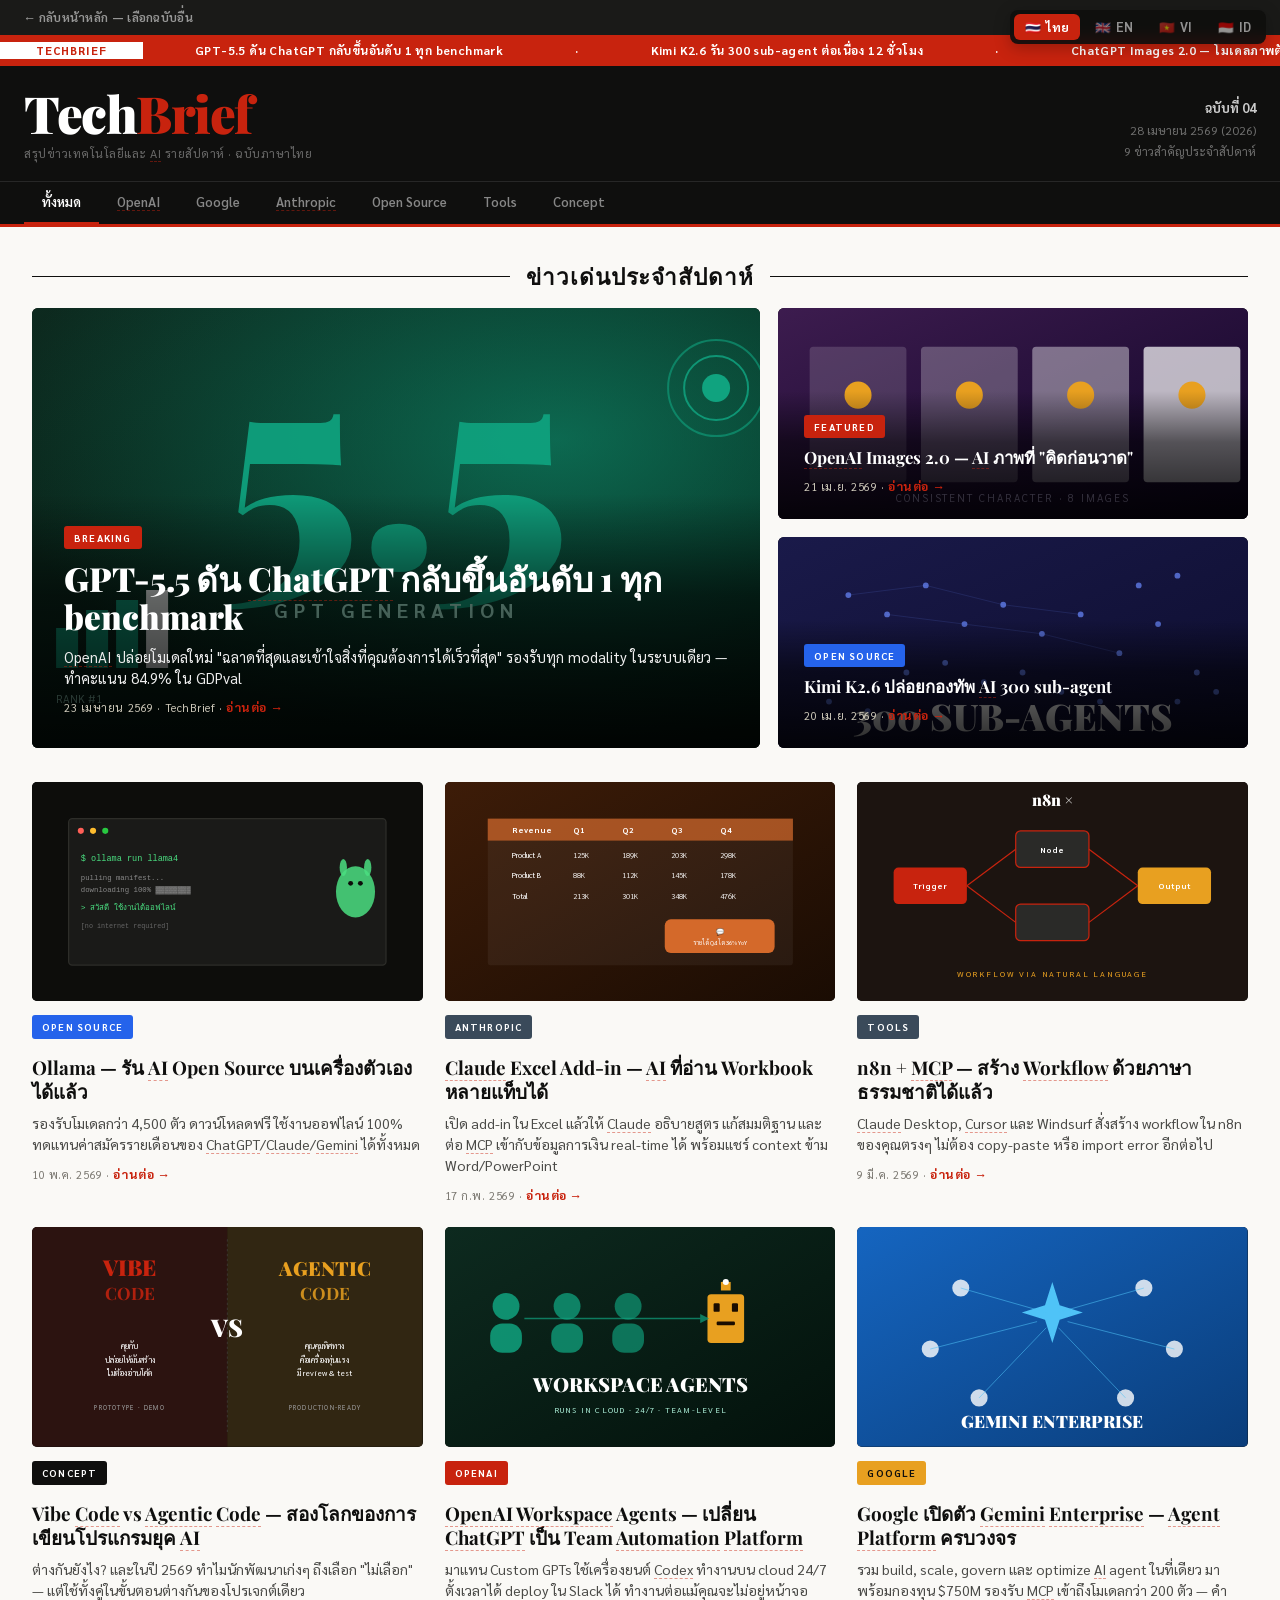
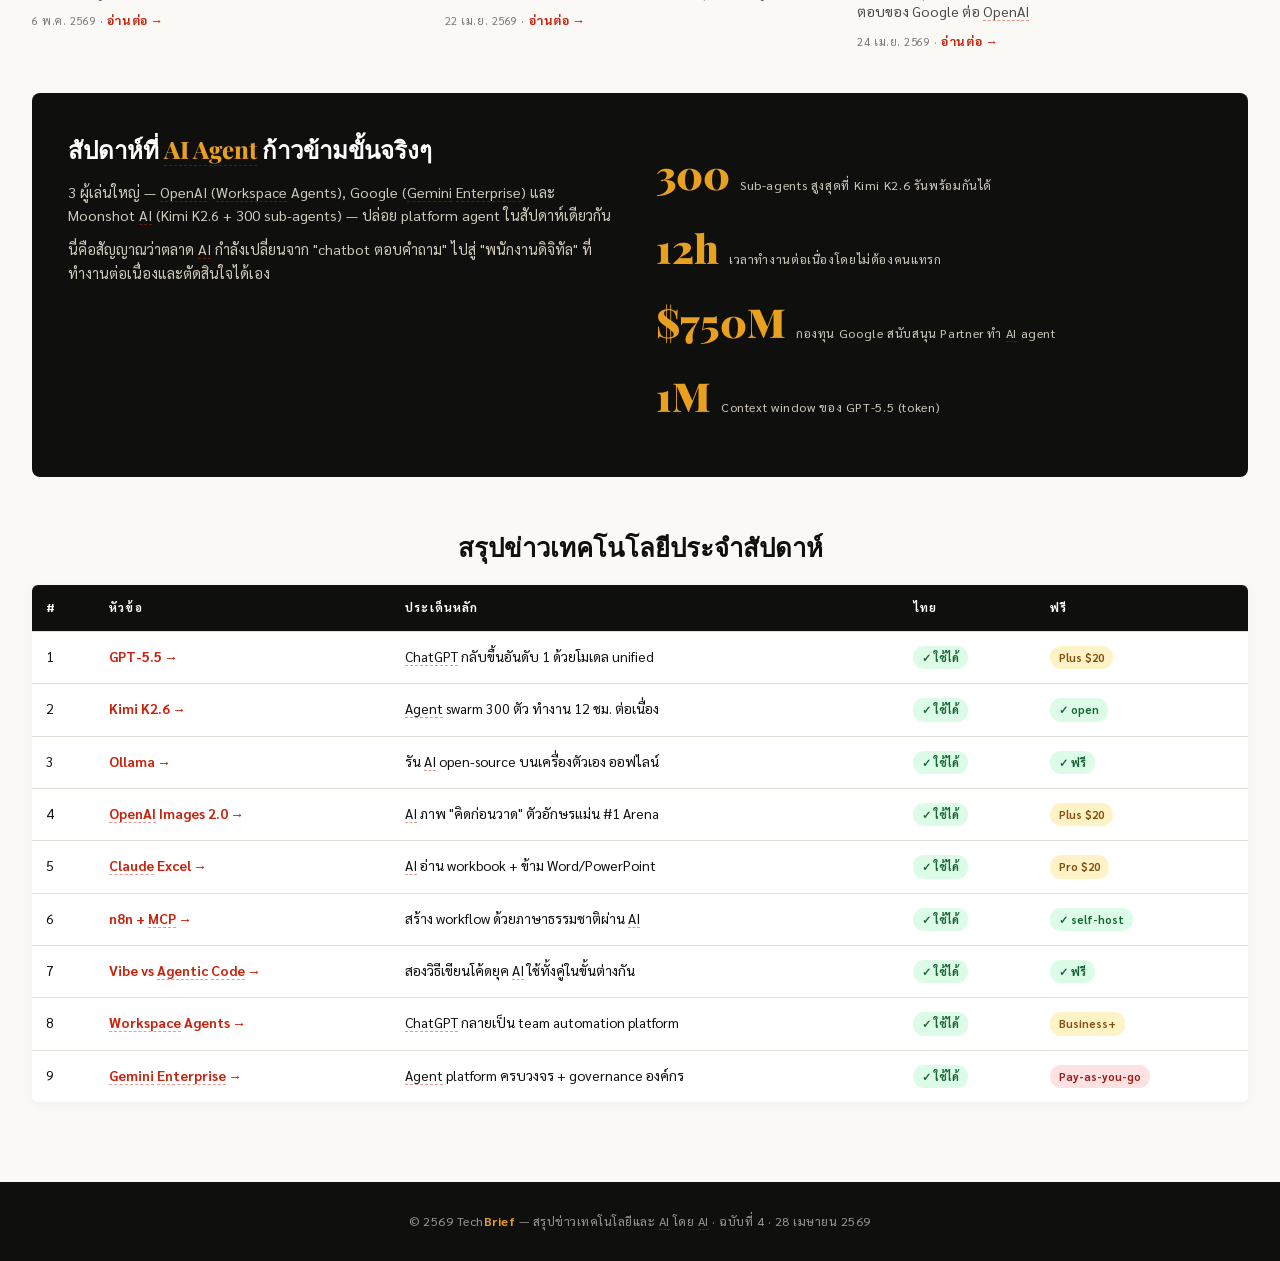
<file: AI-news_4.html>
<!DOCTYPE html>
<html lang="th">
<head>
<meta charset="UTF-8">
<meta name="viewport" content="width=device-width, initial-scale=1.0">
<title>TechBrief — สรุปข่าวเทคโนโลยีและ AI ประจำสัปดาห์</title>
<link href="https://fonts.googleapis.com/css2?family=Sarabun:ital,wght@0,300;0,400;0,600;0,700;0,800;1,400&family=Playfair+Display:wght@700;900&display=swap" rel="stylesheet">
<style>
:root{
  --ink:#0f0f0e; --ink-2:#2a2a28; --ink-3:#4a4a47;
  --smoke:#f5f4f0; --paper:#faf9f6; --rule:#e0dfd8;
  --accent:#c8230e; --accent2:#e8a020;
  --serif:'Playfair Display',Georgia,serif;
  --sans:'Sarabun','Noto Sans Thai',sans-serif;
  --max:1280px;
}
*{box-sizing:border-box;margin:0;padding:0}
html,body{background:var(--paper);color:var(--ink);font-family:var(--sans);line-height:1.55;-webkit-font-smoothing:antialiased}
a{color:inherit;text-decoration:none}

/* TICKER */
.ticker-wrap{background:var(--accent);overflow:hidden}
.ticker-inner{display:flex;align-items:center;padding:6px 0;white-space:nowrap;animation:ticker 55s linear infinite;font-size:12px;font-weight:700;color:#fff;letter-spacing:.4px}
.ticker-inner span{padding:0 36px}
.tlabel{background:#fff;color:var(--accent);font-size:11px;font-weight:800;padding:2px 10px;margin-right:16px;letter-spacing:1px;flex-shrink:0}
@keyframes ticker{0%{transform:translateX(0)}100%{transform:translateX(-50%)}}

/* HEADER */
.site-header{background:var(--ink);border-bottom:3px solid var(--accent)}
.masthead-inner{max-width:var(--max);margin:0 auto;padding:22px 24px 18px;display:flex;align-items:flex-end;justify-content:space-between;gap:24px}
.site-name{font-family:var(--serif);font-size:clamp(2rem,5vw,3.2rem);font-weight:900;color:#fff;letter-spacing:-1.5px;line-height:1}
.site-name em{color:var(--accent);font-style:normal}
.site-tagline{color:rgba(255,255,255,.38);font-size:12px;letter-spacing:.5px;margin-top:5px}
.site-meta{text-align:right;color:rgba(255,255,255,.4);font-size:12px;line-height:1.8}
.site-meta strong{color:rgba(255,255,255,.78);display:block;font-size:13px}

/* NAV TABS */
.site-nav{border-top:1px solid rgba(255,255,255,.1)}
.site-nav ul{max-width:var(--max);margin:0 auto;padding:0 24px;display:flex;list-style:none;overflow-x:auto}
.site-nav li a{display:block;padding:10px 18px;font-size:13px;font-weight:600;color:rgba(255,255,255,.5);border-bottom:2px solid transparent;transition:color .15s,border-color .15s;white-space:nowrap;cursor:pointer}
.site-nav li a:hover{color:rgba(255,255,255,.85)}
.site-nav li a.tab-active{color:#fff;border-bottom-color:var(--accent)}

/* SECTION LABEL */
.section-lbl{max-width:1280px;margin:32px auto 14px;padding:0 32px;display:flex;align-items:center;gap:16px}
.section-lbl::before{content:'';flex:1;height:1px;background:var(--ink)}
.section-lbl::after{content:'';flex:1;height:1px;background:var(--ink)}
.section-lbl h2{font-family:var(--serif);font-size:1.4rem;letter-spacing:.04em;font-weight:700}

/* PAGE WRAP */
.wrap{max-width:1280px;margin:0 auto;padding:0 32px 60px}

/* HERO */
.hero-grid{display:grid;grid-template-columns:1.55fr 1fr;gap:18px;margin-bottom:34px}
.hero-primary,.hero-secondary{position:relative;border-radius:6px;overflow:hidden;background:var(--ink);min-height:200px}
.hero-primary{height:440px}
.hero-secondary{height:211px}
.hero-grid .hero-secondary:first-of-type{margin-bottom:0}
.hero-stack{display:flex;flex-direction:column;gap:18px}
.cover{width:100%;height:100%;display:block;object-fit:cover}
.hero-overlay{position:absolute;left:0;right:0;bottom:0;padding:22px 26px;background:linear-gradient(0deg,rgba(0,0,0,.85) 0%,rgba(0,0,0,.55) 60%,transparent 100%);color:white}
.hero-primary .hero-overlay{padding:30px 32px}
.hero-overlay h1,.hero-overlay h2{font-family:var(--serif);line-height:1.15;margin:10px 0}
.hero-primary .hl{font-size:clamp(1.5rem,2.6vw,2.2rem);font-weight:900}
.hero-secondary .hl{font-size:1.05rem;font-weight:700}
.hero-overlay .dk{font-size:.92rem;color:#eee;margin-top:6px;line-height:1.45}
.hero-overlay .byline{margin-top:10px;font-size:.7rem;color:#cfcabb;letter-spacing:.05em}

/* CHIP */
.chip{display:inline-block;font-size:.62rem;font-weight:700;letter-spacing:.12em;text-transform:uppercase;padding:4px 10px;border-radius:3px}
.chip-red{background:var(--accent);color:#fff}
.chip-gold{background:var(--accent2);color:var(--ink)}
.chip-dark{background:var(--ink);color:#fff}
.chip-slate{background:#3a4a5a;color:#fff}
.chip-blue{background:#2563eb;color:#fff}

/* ARTICLE GRID */
.article-grid{display:grid;grid-template-columns:repeat(3,1fr);gap:22px;margin:24px 0 14px}
.article-card{background:transparent;cursor:pointer}
.article-card.fu{display:block}
.thumb-wrap{border-radius:5px;overflow:hidden;margin-bottom:12px;background:var(--ink);aspect-ratio:16/9}
.thumb-wrap svg{width:100%;height:100%;display:block}
.article-card .hl{font-family:var(--serif);font-size:1.18rem;line-height:1.3;font-weight:700;margin:8px 0}
.article-card .excerpt{font-size:.88rem;line-height:1.5;color:var(--ink-3);margin-bottom:10px}
.article-card .byline{font-size:.7rem;color:#7a7770;letter-spacing:.05em}
.read-more{color:var(--accent);font-size:.78rem;font-weight:700}
.hidden-card{display:none !important}
.article-card,.hero-primary,.hero-secondary{transition:transform .2s,box-shadow .2s}
.article-card:hover,.hero-primary:hover,.hero-secondary:hover{transform:translateY(-3px);box-shadow:0 10px 28px rgba(0,0,0,.14)}

/* EXPLAINER */
.explainer{background:var(--ink);color:#f0ece0;border-radius:8px;padding:38px 36px;margin:42px 0 30px;display:grid;grid-template-columns:1fr 1fr;gap:32px}
.explainer h3{font-family:var(--serif);font-size:1.5rem;font-weight:800;margin-bottom:12px;color:#fff}
.explainer h3 em{color:var(--accent2);font-style:normal}
.explainer p{font-size:.9rem;color:#cfcabb;line-height:1.65;margin-bottom:10px}
.explainer .stat{display:flex;align-items:baseline;gap:10px;margin:12px 0}
.explainer .num{font-family:var(--serif);font-size:2.5rem;font-weight:900;color:var(--accent2)}
.explainer .lbl{font-size:.78rem;color:#cfcabb;letter-spacing:.05em}

/* SUMMARY TABLE */
.summary-section{margin-top:50px}
.summary-section h2{font-family:var(--serif);font-size:1.6rem;font-weight:800;margin-bottom:18px;text-align:center}
table.summary{width:100%;border-collapse:collapse;font-size:.86rem;background:#fff;border-radius:6px;overflow:hidden;box-shadow:0 2px 10px rgba(0,0,0,.04)}
table.summary thead{background:var(--ink);color:#fff}
table.summary th{padding:14px 14px;text-align:left;font-size:.72rem;letter-spacing:.1em;text-transform:uppercase;font-weight:700}
table.summary td{padding:14px 14px;border-top:1px solid var(--rule);vertical-align:top}
table.summary tr:hover td{background:#fafaf6}
.badge{display:inline-block;padding:3px 9px;border-radius:11px;font-size:.7rem;font-weight:700}
.badge.yes{background:#dcfce7;color:#166534}
.badge.no{background:#fee2e2;color:#991b1b}
.badge.maybe{background:#fef3c7;color:#854d0e}

/* FOOTER */
footer{background:var(--ink);color:#999;padding:30px 32px;text-align:center;margin-top:20px;font-size:.78rem;letter-spacing:.04em}
footer em{color:var(--accent2);font-style:normal;font-weight:700}

/* DETAIL VIEW */
#detail-view{min-height:100vh;background:var(--paper)}
.detail-topbar{background:var(--ink);padding:14px 32px;display:flex;align-items:center;gap:20px;position:sticky;top:0;z-index:100}
.back-btn{background:none;border:1px solid rgba(255,255,255,.3);color:white;padding:7px 16px;border-radius:4px;cursor:pointer;font-family:var(--sans);font-size:.85rem;font-weight:600}
.back-btn:hover{background:rgba(255,255,255,.12)}
.site-name-sm{color:white;font-family:var(--serif);font-size:1.15rem;font-weight:700}
.site-name-sm em{color:var(--accent);font-style:normal}
.detail-inner{max-width:780px;margin:0 auto;padding:48px 24px 80px}
.detail-meta{display:flex;align-items:center;gap:14px;margin-bottom:22px;flex-wrap:wrap}
.byline{color:var(--ink-3);font-size:.82rem;letter-spacing:.04em}
.detail-headline{font-family:var(--serif);font-size:clamp(1.7rem,4vw,2.5rem);line-height:1.22;color:var(--ink);margin-bottom:24px;font-weight:900}
.detail-hero-svg{width:100%;border-radius:10px;overflow:hidden;margin-bottom:36px;box-shadow:0 4px 24px rgba(0,0,0,.12);background:var(--ink)}
.detail-hero-svg svg{display:block;width:100%;height:auto}
.detail-section{margin-top:36px;padding-top:30px;border-top:1px solid var(--rule)}
.detail-section h2{font-family:var(--sans);font-size:.72rem;font-weight:800;letter-spacing:.16em;text-transform:uppercase;color:var(--accent);margin-bottom:14px}
.detail-section p{font-family:var(--sans);font-size:1.05rem;line-height:1.85;color:var(--ink-2)}
.detail-footer-link{display:inline-flex;align-items:center;gap:8px;margin-top:48px;padding:13px 26px;background:var(--ink);color:white;border-radius:6px;text-decoration:none;font-family:var(--sans);font-size:.9rem;font-weight:600}
.detail-footer-link:hover{opacity:.85}

/* RESPONSIVE */
@media (max-width:900px){
  .hero-grid{grid-template-columns:1fr}
  .hero-primary{height:340px}
  .hero-secondary{height:200px}
  .article-grid{grid-template-columns:repeat(2,1fr)}
  .explainer{grid-template-columns:1fr;padding:28px 22px}
  .masthead-inner{padding:18px 18px 14px}
  .wrap{padding:0 18px 50px}
  .section-lbl{padding:0 18px}
}
@media (max-width:600px){
  .article-grid{grid-template-columns:1fr}
  .site-nav ul{gap:0}
  .site-nav li a{padding:8px 12px;font-size:12px}
  table.summary th,table.summary td{padding:10px 8px;font-size:.78rem}
}
/* HUB LINK */
.hub-link{background:#1a1a18;padding:8px 24px;display:flex;align-items:center}
.hub-link a{color:rgba(255,255,255,.55);font-size:12.5px;font-weight:600;text-decoration:none;font-family:var(--sans);letter-spacing:.3px;transition:color .15s}
.hub-link a:hover{color:#fff}
</style>
</head>
<body>

<div class="hub-link"><a href="index.html">&larr; กลับหน้าหลัก — เลือกฉบับอื่น</a></div>

<div id="index-view">

<!-- TICKER -->
<div class="ticker-wrap">
  <div class="ticker-inner">
    <span class="tlabel">TECHBRIEF</span>
    <span>GPT-5.5 ดัน ChatGPT กลับขึ้นอันดับ 1 ทุก benchmark</span><span>·</span>
    <span>Kimi K2.6 รัน 300 sub-agent ต่อเนื่อง 12 ชั่วโมง</span><span>·</span>
    <span>ChatGPT Images 2.0 — โมเดลภาพตัวแรกที่ "คิดก่อนวาด"</span><span>·</span>
    <span>Google เปิดตัว Gemini Enterprise Agent Platform</span><span>·</span>
    <span>OpenAI Workspace Agents มาแทน Custom GPTs</span><span>·</span>
    <span>Claude Excel Add-in อ่าน Workbook หลายแท็บได้</span><span>·</span>
    <span>Ollama รัน Local AI กว่า 4,500 โมเดล</span><span>·</span>
    <span>n8n + MCP — สร้าง workflow ด้วยภาษาธรรมชาติ</span><span>·</span>
    <span>Vibe Code vs Agentic Code — สองโลกของการเขียนโปรแกรมยุค AI</span><span>·</span>
    <span class="tlabel">TECHBRIEF</span>
    <span>GPT-5.5 ดัน ChatGPT กลับขึ้นอันดับ 1 ทุก benchmark</span><span>·</span>
    <span>Kimi K2.6 รัน 300 sub-agent ต่อเนื่อง 12 ชั่วโมง</span><span>·</span>
    <span>ChatGPT Images 2.0 — โมเดลภาพตัวแรกที่ "คิดก่อนวาด"</span><span>·</span>
    <span>Google เปิดตัว Gemini Enterprise Agent Platform</span><span>·</span>
    <span>OpenAI Workspace Agents มาแทน Custom GPTs</span><span>·</span>
    <span>Claude Excel Add-in อ่าน Workbook หลายแท็บได้</span><span>·</span>
    <span>Ollama รัน Local AI กว่า 4,500 โมเดล</span><span>·</span>
    <span>n8n + MCP — สร้าง workflow ด้วยภาษาธรรมชาติ</span><span>·</span>
    <span>Vibe Code vs Agentic Code — สองโลกของการเขียนโปรแกรมยุค AI</span><span>·</span>
  </div>
</div>

<!-- HEADER -->
<header class="site-header">
  <div class="masthead-inner">
    <div>
      <div class="site-name">Tech<em>Brief</em></div>
      <div class="site-tagline">สรุปข่าวเทคโนโลยีและ AI รายสัปดาห์ · ฉบับภาษาไทย</div>
    </div>
    <div class="site-meta">
      <strong>ฉบับที่ 04</strong>
      28 เมษายน 2569 (2026)<br>
      9 ข่าวสำคัญประจำสัปดาห์
    </div>
  </div>
  <nav class="site-nav">
    <ul id="tab-list">
      <li><a href="#" data-filter="all" class="tab-active">ทั้งหมด</a></li>
      <li><a href="#" data-filter="openai">OpenAI</a></li>
      <li><a href="#" data-filter="google">Google</a></li>
      <li><a href="#" data-filter="anthropic">Anthropic</a></li>
      <li><a href="#" data-filter="opensource">Open Source</a></li>
      <li><a href="#" data-filter="tools">Tools</a></li>
      <li><a href="#" data-filter="concept">Concept</a></li>
    </ul>
  </nav>
</header>

<!-- SECTION LABEL -->
<div class="section-lbl"><h2>ข่าวเด่นประจำสัปดาห์</h2></div>

<div class="wrap">

<!-- HERO -->
<div id="hero-grid" class="hero-grid">
  <article class="hero-primary" data-cat="openai" onclick="showDetail('gpt55')" style="cursor:pointer">
    <svg class="cover" viewBox="0 0 800 440" xmlns="http://www.w3.org/2000/svg" preserveAspectRatio="xMidYMid slice">
      <defs>
        <linearGradient id="g-gpt55" x1="0" x2="1" y1="0" y2="1">
          <stop offset="0%" stop-color="#0d2a1f"/>
          <stop offset="100%" stop-color="#031a10"/>
        </linearGradient>
        <radialGradient id="r-gpt55" cx="0.7" cy="0.3" r="0.7">
          <stop offset="0%" stop-color="#10a37f" stop-opacity="0.55"/>
          <stop offset="100%" stop-color="#10a37f" stop-opacity="0"/>
        </radialGradient>
      </defs>
      <rect width="800" height="440" fill="url(#g-gpt55)"/>
      <rect width="800" height="440" fill="url(#r-gpt55)"/>
      <!-- huge "5.5" text -->
      <text x="400" y="260" font-family="Playfair Display, Georgia, serif" font-weight="900" font-size="280" fill="#10a37f" text-anchor="middle" opacity="0.92">5.5</text>
      <text x="400" y="310" font-family="Sarabun, sans-serif" font-weight="700" font-size="20" fill="#a7e8d2" text-anchor="middle" letter-spacing="6">GPT GENERATION</text>
      <!-- chart bars -->
      <g transform="translate(60,360)" opacity="0.85">
        <rect x="0" y="-40" width="22" height="40" fill="#10a37f"/>
        <rect x="30" y="-58" width="22" height="58" fill="#10a37f"/>
        <rect x="60" y="-68" width="22" height="68" fill="#10a37f"/>
        <rect x="90" y="-78" width="22" height="78" fill="#fff"/>
      </g>
      <text x="60" y="395" font-family="Sarabun" font-size="11" fill="#a7e8d2">RANK #1</text>
      <circle cx="720" cy="80" r="48" fill="none" stroke="#10a37f" stroke-width="2" opacity="0.6"/>
      <circle cx="720" cy="80" r="32" fill="none" stroke="#10a37f" stroke-width="2" opacity="0.85"/>
      <circle cx="720" cy="80" r="14" fill="#10a37f"/>
    </svg>
    <div class="hero-overlay">
      <span class="chip chip-red">BREAKING</span>
      <h1 class="hl">GPT-5.5 ดัน ChatGPT กลับขึ้นอันดับ 1 ทุก benchmark</h1>
      <p class="dk">OpenAI ปล่อยโมเดลใหม่ "ฉลาดที่สุดและเข้าใจสิ่งที่คุณต้องการได้เร็วที่สุด" รองรับทุก modality ในระบบเดียว — ทำคะแนน 84.9% ใน GDPval</p>
      <div class="byline">23 เมษายน 2569 · TechBrief · <span class="read-more">อ่านต่อ →</span></div>
    </div>
  </article>

  <div class="hero-stack">
    <article class="hero-secondary" data-cat="openai" onclick="showDetail('images2')" style="cursor:pointer">
      <svg class="cover" viewBox="0 0 500 218" xmlns="http://www.w3.org/2000/svg" preserveAspectRatio="xMidYMid slice">
        <defs>
          <linearGradient id="g-img" x1="0" x2="1" y1="0" y2="1">
            <stop offset="0%" stop-color="#3d1c4f"/>
            <stop offset="100%" stop-color="#0f0426"/>
          </linearGradient>
        </defs>
        <rect width="500" height="218" fill="url(#g-img)"/>
        <!-- multiple frames -->
        <g transform="translate(40,40)">
          <rect width="100" height="140" rx="4" fill="#ffffff" opacity="0.15"/>
          <rect x="115" width="100" height="140" rx="4" fill="#ffffff" opacity="0.25"/>
          <rect x="230" width="100" height="140" rx="4" fill="#ffffff" opacity="0.4"/>
          <rect x="345" width="100" height="140" rx="4" fill="#ffffff" opacity="0.7"/>
        </g>
        <!-- character circles consistent -->
        <circle cx="90" cy="90" r="14" fill="#e8a020"/>
        <circle cx="205" cy="90" r="14" fill="#e8a020"/>
        <circle cx="320" cy="90" r="14" fill="#e8a020"/>
        <circle cx="435" cy="90" r="14" fill="#e8a020"/>
        <text x="250" y="200" font-family="Sarabun" font-size="11" fill="#d8c8ff" text-anchor="middle" letter-spacing="2">CONSISTENT CHARACTER · 8 IMAGES</text>
      </svg>
      <div class="hero-overlay">
        <span class="chip chip-red">FEATURED</span>
        <h2 class="hl">OpenAI Images 2.0 — AI ภาพที่ "คิดก่อนวาด"</h2>
        <div class="byline">21 เม.ย. 2569 · <span class="read-more">อ่านต่อ →</span></div>
      </div>
    </article>

    <article class="hero-secondary" data-cat="opensource" onclick="showDetail('kimi')" style="cursor:pointer">
      <svg class="cover" viewBox="0 0 500 218" xmlns="http://www.w3.org/2000/svg" preserveAspectRatio="xMidYMid slice">
        <defs>
          <linearGradient id="g-kimi" x1="0" x2="1" y1="0" y2="1">
            <stop offset="0%" stop-color="#1a1a4a"/>
            <stop offset="100%" stop-color="#0d0d2e"/>
          </linearGradient>
        </defs>
        <rect width="500" height="218" fill="url(#g-kimi)"/>
        <!-- swarm dots -->
        <g fill="#6a8aff" opacity="0.7">
          <circle cx="80" cy="60" r="3"/><circle cx="120" cy="80" r="3"/><circle cx="160" cy="50" r="3"/><circle cx="200" cy="90" r="3"/>
          <circle cx="240" cy="70" r="3"/><circle cx="280" cy="100" r="3"/><circle cx="100" cy="120" r="3"/><circle cx="140" cy="140" r="3"/>
          <circle cx="180" cy="130" r="3"/><circle cx="220" cy="150" r="3"/><circle cx="260" cy="140" r="3"/><circle cx="300" cy="160" r="3"/>
          <circle cx="320" cy="80" r="3"/><circle cx="360" cy="120" r="3"/><circle cx="400" cy="90" r="3"/><circle cx="440" cy="140" r="3"/>
          <circle cx="60" cy="170" r="3"/><circle cx="100" cy="180" r="3"/><circle cx="340" cy="170" r="3"/><circle cx="380" cy="180" r="3"/>
          <circle cx="420" cy="170" r="3"/><circle cx="460" cy="160" r="3"/><circle cx="380" cy="50" r="3"/><circle cx="420" cy="40" r="3"/>
        </g>
        <g stroke="#6a8aff" stroke-width="0.5" opacity="0.3" fill="none">
          <line x1="80" y1="60" x2="160" y2="50"/><line x1="160" y1="50" x2="240" y2="70"/><line x1="240" y1="70" x2="320" y2="80"/>
          <line x1="120" y1="80" x2="200" y2="90"/><line x1="200" y1="90" x2="280" y2="100"/><line x1="280" y1="100" x2="360" y2="120"/>
        </g>
        <text x="250" y="200" font-family="Playfair Display" font-weight="900" font-size="38" fill="#fff" text-anchor="middle">300 SUB-AGENTS</text>
      </svg>
      <div class="hero-overlay">
        <span class="chip chip-blue">OPEN SOURCE</span>
        <h2 class="hl">Kimi K2.6 ปล่อยกองทัพ AI 300 sub-agent</h2>
        <div class="byline">20 เม.ย. 2569 · <span class="read-more">อ่านต่อ →</span></div>
      </div>
    </article>
  </div>
</div>

<!-- ARTICLE CARDS -->
<div class="article-grid">

  <article class="article-card fu" data-cat="opensource" onclick="showDetail('ollama')" style="cursor:pointer">
    <div class="thumb-wrap">
      <svg viewBox="0 0 640 360" xmlns="http://www.w3.org/2000/svg">
        <rect width="640" height="360" fill="#0d0d0b"/>
        <!-- terminal-like rectangle -->
        <rect x="60" y="60" width="520" height="240" rx="6" fill="#1a1a18" stroke="#2d2d29" stroke-width="2"/>
        <circle cx="80" cy="80" r="5" fill="#ff5f57"/>
        <circle cx="100" cy="80" r="5" fill="#febc2e"/>
        <circle cx="120" cy="80" r="5" fill="#28c840"/>
        <text x="80" y="130" font-family="monospace" font-size="14" fill="#4ade80">$ ollama run llama4</text>
        <text x="80" y="160" font-family="monospace" font-size="12" fill="#888">pulling manifest...</text>
        <text x="80" y="180" font-family="monospace" font-size="12" fill="#888">downloading 100% ▓▓▓▓▓▓▓▓</text>
        <text x="80" y="210" font-family="monospace" font-size="13" fill="#4ade80">&gt; สวัสดี ใช้งานได้ออฟไลน์</text>
        <text x="80" y="240" font-family="monospace" font-size="11" fill="#666">[no internet required]</text>
        <!-- llama icon -->
        <g transform="translate(490,120)">
          <ellipse cx="40" cy="60" rx="32" ry="42" fill="#4ade80" opacity="0.85"/>
          <circle cx="32" cy="46" r="4" fill="#0d0d0b"/>
          <circle cx="48" cy="46" r="4" fill="#0d0d0b"/>
          <ellipse cx="20" cy="20" rx="6" ry="14" fill="#4ade80" opacity="0.85"/>
          <ellipse cx="60" cy="20" rx="6" ry="14" fill="#4ade80" opacity="0.85"/>
        </g>
      </svg>
    </div>
    <span class="chip chip-blue" style="margin-bottom:9px">OPEN SOURCE</span>
    <h3 class="hl">Ollama — รัน AI Open Source บนเครื่องตัวเองได้แล้ว</h3>
    <p class="excerpt">รองรับโมเดลกว่า 4,500 ตัว ดาวน์โหลดฟรี ใช้งานออฟไลน์ 100% ทดแทนค่าสมัครรายเดือนของ ChatGPT/Claude/Gemini ได้ทั้งหมด</p>
    <div class="byline">10 พ.ค. 2569 · <span class="read-more">อ่านต่อ →</span></div>
  </article>

  <article class="article-card fu" data-cat="anthropic" onclick="showDetail('claudeexcel')" style="cursor:pointer">
    <div class="thumb-wrap">
      <svg viewBox="0 0 640 360" xmlns="http://www.w3.org/2000/svg">
        <defs>
          <linearGradient id="g-excel" x1="0" x2="1" y1="0" y2="1">
            <stop offset="0%" stop-color="#3d1c08"/>
            <stop offset="100%" stop-color="#1a0c03"/>
          </linearGradient>
        </defs>
        <rect width="640" height="360" fill="url(#g-excel)"/>
        <!-- spreadsheet grid -->
        <g transform="translate(70,60)">
          <rect width="500" height="240" fill="#fff" opacity="0.05" rx="4"/>
          <!-- header row -->
          <rect width="500" height="36" fill="#d4692a" opacity="0.7"/>
          <text x="40" y="24" font-family="Sarabun" font-size="13" fill="#fff" font-weight="700">Revenue</text>
          <text x="140" y="24" font-family="Sarabun" font-size="13" fill="#fff" font-weight="700">Q1</text>
          <text x="220" y="24" font-family="Sarabun" font-size="13" fill="#fff" font-weight="700">Q2</text>
          <text x="300" y="24" font-family="Sarabun" font-size="13" fill="#fff" font-weight="700">Q3</text>
          <text x="380" y="24" font-family="Sarabun" font-size="13" fill="#fff" font-weight="700">Q4</text>
          <!-- rows -->
          <g font-family="Sarabun" font-size="12" fill="#fff">
            <text x="40" y="64">Product A</text><text x="140" y="64" opacity="0.85">125K</text><text x="220" y="64" opacity="0.85">189K</text><text x="300" y="64" opacity="0.85">203K</text><text x="380" y="64" opacity="0.85">298K</text>
            <text x="40" y="98">Product B</text><text x="140" y="98" opacity="0.85">88K</text><text x="220" y="98" opacity="0.85">112K</text><text x="300" y="98" opacity="0.85">145K</text><text x="380" y="98" opacity="0.85">178K</text>
            <text x="40" y="132">Total</text><text x="140" y="132" opacity="0.85">213K</text><text x="220" y="132" opacity="0.85">301K</text><text x="300" y="132" opacity="0.85">348K</text><text x="380" y="132" opacity="0.85">476K</text>
          </g>
          <!-- Claude bubble -->
          <g transform="translate(290,165)">
            <rect width="180" height="55" rx="10" fill="#d4692a"/>
            <text x="90" y="24" font-family="Sarabun" font-size="11" fill="#fff" text-anchor="middle" font-weight="700">💬 Claude</text>
            <text x="90" y="42" font-family="Sarabun" font-size="10" fill="#fff" text-anchor="middle">รายได้ Q4 โต 36% YoY</text>
          </g>
        </g>
      </svg>
    </div>
    <span class="chip chip-slate" style="margin-bottom:9px">ANTHROPIC</span>
    <h3 class="hl">Claude Excel Add-in — AI ที่อ่าน Workbook หลายแท็บได้</h3>
    <p class="excerpt">เปิด add-in ใน Excel แล้วให้ Claude อธิบายสูตร แก้สมมติฐาน และต่อ MCP เข้ากับข้อมูลการเงิน real-time ได้ พร้อมแชร์ context ข้าม Word/PowerPoint</p>
    <div class="byline">17 ก.พ. 2569 · <span class="read-more">อ่านต่อ →</span></div>
  </article>

  <article class="article-card fu" data-cat="tools" onclick="showDetail('n8nmcp')" style="cursor:pointer">
    <div class="thumb-wrap">
      <svg viewBox="0 0 640 360" xmlns="http://www.w3.org/2000/svg">
        <rect width="640" height="360" fill="#1c1410"/>
        <!-- nodes and connections -->
        <g>
          <rect x="60" y="140" width="120" height="60" rx="8" fill="#c8230e"/>
          <text x="120" y="176" font-family="Sarabun" font-size="13" fill="#fff" text-anchor="middle" font-weight="700">Trigger</text>
          <rect x="260" y="80" width="120" height="60" rx="8" fill="#2a2a28" stroke="#c8230e" stroke-width="2"/>
          <text x="320" y="116" font-family="Sarabun" font-size="13" fill="#fff" text-anchor="middle" font-weight="700">MCP Node</text>
          <rect x="260" y="200" width="120" height="60" rx="8" fill="#2a2a28" stroke="#c8230e" stroke-width="2"/>
          <text x="320" y="236" font-family="Sarabun" font-size="13" fill="#fff" text-anchor="middle" font-weight="700">AI Agent</text>
          <rect x="460" y="140" width="120" height="60" rx="8" fill="#e8a020"/>
          <text x="520" y="176" font-family="Sarabun" font-size="13" fill="#fff" text-anchor="middle" font-weight="700">Output</text>
          <!-- connecting lines -->
          <path d="M180 170 L260 110" stroke="#c8230e" stroke-width="2" fill="none"/>
          <path d="M180 170 L260 230" stroke="#c8230e" stroke-width="2" fill="none"/>
          <path d="M380 110 L460 170" stroke="#c8230e" stroke-width="2" fill="none"/>
          <path d="M380 230 L460 170" stroke="#c8230e" stroke-width="2" fill="none"/>
        </g>
        <text x="320" y="40" font-family="Playfair Display" font-weight="900" font-size="26" fill="#fff" text-anchor="middle">n8n × MCP</text>
        <text x="320" y="320" font-family="Sarabun" font-size="13" fill="#e8a020" text-anchor="middle" letter-spacing="3">WORKFLOW VIA NATURAL LANGUAGE</text>
      </svg>
    </div>
    <span class="chip chip-slate" style="margin-bottom:9px">TOOLS</span>
    <h3 class="hl">n8n + MCP — สร้าง Workflow ด้วยภาษาธรรมชาติได้แล้ว</h3>
    <p class="excerpt">Claude Desktop, Cursor และ Windsurf สั่งสร้าง workflow ใน n8n ของคุณตรงๆ ไม่ต้อง copy-paste หรือ import error อีกต่อไป</p>
    <div class="byline">9 มี.ค. 2569 · <span class="read-more">อ่านต่อ →</span></div>
  </article>

  <article class="article-card fu" data-cat="concept" onclick="showDetail('vibevsagentic')" style="cursor:pointer">
    <div class="thumb-wrap">
      <svg viewBox="0 0 640 360" xmlns="http://www.w3.org/2000/svg">
        <rect width="640" height="360" fill="#101010"/>
        <!-- vs split -->
        <g>
          <rect x="0" y="0" width="320" height="360" fill="#c8230e" opacity="0.15"/>
          <rect x="320" y="0" width="320" height="360" fill="#e8a020" opacity="0.15"/>
          <line x1="320" y1="20" x2="320" y2="340" stroke="#444" stroke-width="1" stroke-dasharray="4,4"/>
        </g>
        <text x="160" y="80" font-family="Playfair Display" font-weight="900" font-size="36" fill="#c8230e" text-anchor="middle">VIBE</text>
        <text x="160" y="120" font-family="Playfair Display" font-weight="700" font-size="28" fill="#c8230e" text-anchor="middle" opacity="0.85">CODE</text>
        <text x="160" y="200" font-family="Sarabun" font-size="13" fill="#fff" text-anchor="middle">คุยกับ AI</text>
        <text x="160" y="222" font-family="Sarabun" font-size="13" fill="#fff" text-anchor="middle">ปล่อยให้มันสร้าง</text>
        <text x="160" y="244" font-family="Sarabun" font-size="13" fill="#fff" text-anchor="middle">ไม่ต้องอ่านโค้ด</text>
        <text x="160" y="300" font-family="Sarabun" font-size="11" fill="#999" text-anchor="middle" letter-spacing="2">PROTOTYPE · DEMO</text>

        <text x="480" y="80" font-family="Playfair Display" font-weight="900" font-size="32" fill="#e8a020" text-anchor="middle">AGENTIC</text>
        <text x="480" y="120" font-family="Playfair Display" font-weight="700" font-size="28" fill="#e8a020" text-anchor="middle" opacity="0.85">CODE</text>
        <text x="480" y="200" font-family="Sarabun" font-size="13" fill="#fff" text-anchor="middle">คุณคุมทิศทาง</text>
        <text x="480" y="222" font-family="Sarabun" font-size="13" fill="#fff" text-anchor="middle">AI คือเครื่องทุ่นแรง</text>
        <text x="480" y="244" font-family="Sarabun" font-size="13" fill="#fff" text-anchor="middle">มี review &amp; test</text>
        <text x="480" y="300" font-family="Sarabun" font-size="11" fill="#999" text-anchor="middle" letter-spacing="2">PRODUCTION-READY</text>

        <text x="320" y="180" font-family="Playfair Display" font-weight="900" font-size="40" fill="#fff" text-anchor="middle">VS</text>
      </svg>
    </div>
    <span class="chip chip-dark" style="margin-bottom:9px">CONCEPT</span>
    <h3 class="hl">Vibe Code vs Agentic Code — สองโลกของการเขียนโปรแกรมยุค AI</h3>
    <p class="excerpt">ต่างกันยังไง? และในปี 2569 ทำไมนักพัฒนาเก่งๆ ถึงเลือก "ไม่เลือก" — แต่ใช้ทั้งคู่ในขั้นตอนต่างกันของโปรเจกต์เดียว</p>
    <div class="byline">6 พ.ค. 2569 · <span class="read-more">อ่านต่อ →</span></div>
  </article>

  <article class="article-card fu" data-cat="openai" onclick="showDetail('workspaceagents')" style="cursor:pointer">
    <div class="thumb-wrap">
      <svg viewBox="0 0 640 360" xmlns="http://www.w3.org/2000/svg">
        <defs>
          <linearGradient id="g-ws" x1="0" x2="1" y1="0" y2="1">
            <stop offset="0%" stop-color="#0d2a1f"/>
            <stop offset="100%" stop-color="#03110b"/>
          </linearGradient>
        </defs>
        <rect width="640" height="360" fill="url(#g-ws)"/>
        <!-- people icons in team -->
        <g transform="translate(60,90)" fill="#10a37f" opacity="0.85">
          <circle cx="40" cy="40" r="22"/>
          <rect x="14" y="68" width="52" height="48" rx="20"/>
        </g>
        <g transform="translate(160,90)" fill="#10a37f" opacity="0.75">
          <circle cx="40" cy="40" r="22"/>
          <rect x="14" y="68" width="52" height="48" rx="20"/>
        </g>
        <g transform="translate(260,90)" fill="#10a37f" opacity="0.65">
          <circle cx="40" cy="40" r="22"/>
          <rect x="14" y="68" width="52" height="48" rx="20"/>
        </g>
        <!-- robot agent -->
        <g transform="translate(420,90)">
          <rect x="10" y="20" width="60" height="80" rx="6" fill="#e8a020"/>
          <rect x="20" y="35" width="10" height="14" rx="2" fill="#1a0d00"/>
          <rect x="50" y="35" width="10" height="14" rx="2" fill="#1a0d00"/>
          <rect x="25" y="65" width="30" height="6" rx="2" fill="#1a0d00"/>
          <rect x="32" y="0" width="16" height="14" fill="#e8a020"/>
          <circle cx="40" cy="0" r="5" fill="#fff"/>
        </g>
        <!-- arrows -->
        <g stroke="#10a37f" stroke-width="2.5" fill="none" opacity="0.7">
          <path d="M130 150 L430 150" marker-end="url(#arr)"/>
        </g>
        <defs>
          <marker id="arr" viewBox="0 0 10 10" refX="8" refY="5" markerWidth="6" markerHeight="6" orient="auto">
            <path d="M0,0 L10,5 L0,10 z" fill="#10a37f"/>
          </marker>
        </defs>
        <text x="320" y="270" font-family="Playfair Display" font-weight="900" font-size="32" fill="#fff" text-anchor="middle">WORKSPACE AGENTS</text>
        <text x="320" y="305" font-family="Sarabun" font-size="13" fill="#a7e8d2" text-anchor="middle" letter-spacing="2">RUNS IN CLOUD · 24/7 · TEAM-LEVEL</text>
      </svg>
    </div>
    <span class="chip chip-red" style="margin-bottom:9px">OPENAI</span>
    <h3 class="hl">OpenAI Workspace Agents — เปลี่ยน ChatGPT เป็น Team Automation Platform</h3>
    <p class="excerpt">มาแทน Custom GPTs ใช้เครื่องยนต์ Codex ทำงานบน cloud 24/7 ตั้งเวลาได้ deploy ใน Slack ได้ ทำงานต่อแม้คุณจะไม่อยู่หน้าจอ</p>
    <div class="byline">22 เม.ย. 2569 · <span class="read-more">อ่านต่อ →</span></div>
  </article>

  <article class="article-card fu" data-cat="google" onclick="showDetail('geminienterprise')" style="cursor:pointer">
    <div class="thumb-wrap">
      <svg viewBox="0 0 640 360" xmlns="http://www.w3.org/2000/svg">
        <defs>
          <linearGradient id="g-gem" x1="0" x2="1" y1="0" y2="1">
            <stop offset="0%" stop-color="#1565C0"/>
            <stop offset="100%" stop-color="#0a3d7a"/>
          </linearGradient>
        </defs>
        <rect width="640" height="360" fill="url(#g-gem)"/>
        <!-- gemini star -->
        <g transform="translate(320,140)">
          <path d="M0,-50 L12,-12 L50,0 L12,12 L0,50 L-12,12 L-50,0 L-12,-12 Z" fill="#4fc3f7"/>
        </g>
        <!-- agent nodes around -->
        <g fill="#fff" opacity="0.8">
          <circle cx="170" cy="100" r="14"/>
          <circle cx="470" cy="100" r="14"/>
          <circle cx="120" cy="200" r="14"/>
          <circle cx="520" cy="200" r="14"/>
          <circle cx="200" cy="280" r="14"/>
          <circle cx="440" cy="280" r="14"/>
        </g>
        <g stroke="#4fc3f7" stroke-width="1.5" fill="none" opacity="0.6">
          <line x1="170" y1="100" x2="310" y2="140"/>
          <line x1="470" y1="100" x2="330" y2="140"/>
          <line x1="120" y1="200" x2="295" y2="155"/>
          <line x1="520" y1="200" x2="345" y2="155"/>
          <line x1="200" y1="280" x2="310" y2="165"/>
          <line x1="440" y1="280" x2="330" y2="165"/>
        </g>
        <text x="320" y="330" font-family="Playfair Display" font-weight="900" font-size="28" fill="#fff" text-anchor="middle">GEMINI ENTERPRISE</text>
      </svg>
    </div>
    <span class="chip chip-gold" style="margin-bottom:9px">GOOGLE</span>
    <h3 class="hl">Google เปิดตัว Gemini Enterprise — Agent Platform ครบวงจร</h3>
    <p class="excerpt">รวม build, scale, govern และ optimize AI agent ในที่เดียว มาพร้อมกองทุน $750M รองรับ MCP เข้าถึงโมเดลกว่า 200 ตัว — คำตอบของ Google ต่อ OpenAI</p>
    <div class="byline">24 เม.ย. 2569 · <span class="read-more">อ่านต่อ →</span></div>
  </article>

</div>

<!-- EXPLAINER -->
<div class="explainer">
  <div>
    <h3>สัปดาห์ที่ <em>AI Agent</em> ก้าวข้ามขั้นจริงๆ</h3>
    <p>3 ผู้เล่นใหญ่ — OpenAI (Workspace Agents), Google (Gemini Enterprise) และ Moonshot AI (Kimi K2.6 + 300 sub-agents) — ปล่อย platform agent ในสัปดาห์เดียวกัน</p>
    <p>นี่คือสัญญาณว่าตลาด AI กำลังเปลี่ยนจาก "chatbot ตอบคำถาม" ไปสู่ "พนักงานดิจิทัล" ที่ทำงานต่อเนื่องและตัดสินใจได้เอง</p>
  </div>
  <div>
    <div class="stat"><span class="num">300</span><span class="lbl">Sub-agents สูงสุดที่ Kimi K2.6 รันพร้อมกันได้</span></div>
    <div class="stat"><span class="num">12h</span><span class="lbl">เวลาทำงานต่อเนื่องโดยไม่ต้องคนแทรก</span></div>
    <div class="stat"><span class="num">$750M</span><span class="lbl">กองทุน Google สนับสนุน Partner ทำ AI agent</span></div>
    <div class="stat"><span class="num">1M</span><span class="lbl">Context window ของ GPT-5.5 (token)</span></div>
  </div>
</div>

<!-- SUMMARY TABLE -->
<div class="summary-section">
  <h2>สรุปข่าวเทคโนโลยีประจำสัปดาห์</h2>
  <table class="summary">
    <thead>
      <tr><th>#</th><th>หัวข้อ</th><th>ประเด็นหลัก</th><th>ไทย</th><th>ฟรี</th></tr>
    </thead>
    <tbody>
      <tr><td>1</td><td><strong onclick="showDetail('gpt55')" style="cursor:pointer;color:var(--accent)">GPT-5.5 →</strong></td><td>ChatGPT กลับขึ้นอันดับ 1 ด้วยโมเดล unified</td><td><span class="badge yes">✓ ใช้ได้</span></td><td><span class="badge maybe">Plus $20</span></td></tr>
      <tr><td>2</td><td><strong onclick="showDetail('kimi')" style="cursor:pointer;color:var(--accent)">Kimi K2.6 →</strong></td><td>Agent swarm 300 ตัว ทำงาน 12 ชม. ต่อเนื่อง</td><td><span class="badge yes">✓ ใช้ได้</span></td><td><span class="badge yes">✓ open</span></td></tr>
      <tr><td>3</td><td><strong onclick="showDetail('ollama')" style="cursor:pointer;color:var(--accent)">Ollama →</strong></td><td>รัน AI open-source บนเครื่องตัวเอง ออฟไลน์</td><td><span class="badge yes">✓ ใช้ได้</span></td><td><span class="badge yes">✓ ฟรี</span></td></tr>
      <tr><td>4</td><td><strong onclick="showDetail('images2')" style="cursor:pointer;color:var(--accent)">OpenAI Images 2.0 →</strong></td><td>AI ภาพ "คิดก่อนวาด" ตัวอักษรแม่น #1 Arena</td><td><span class="badge yes">✓ ใช้ได้</span></td><td><span class="badge maybe">Plus $20</span></td></tr>
      <tr><td>5</td><td><strong onclick="showDetail('claudeexcel')" style="cursor:pointer;color:var(--accent)">Claude Excel →</strong></td><td>AI อ่าน workbook + ข้าม Word/PowerPoint</td><td><span class="badge yes">✓ ใช้ได้</span></td><td><span class="badge maybe">Pro $20</span></td></tr>
      <tr><td>6</td><td><strong onclick="showDetail('n8nmcp')" style="cursor:pointer;color:var(--accent)">n8n + MCP →</strong></td><td>สร้าง workflow ด้วยภาษาธรรมชาติผ่าน AI</td><td><span class="badge yes">✓ ใช้ได้</span></td><td><span class="badge yes">✓ self-host</span></td></tr>
      <tr><td>7</td><td><strong onclick="showDetail('vibevsagentic')" style="cursor:pointer;color:var(--accent)">Vibe vs Agentic Code →</strong></td><td>สองวิธีเขียนโค้ดยุค AI ใช้ทั้งคู่ในขั้นต่างกัน</td><td><span class="badge yes">✓ ใช้ได้</span></td><td><span class="badge yes">✓ ฟรี</span></td></tr>
      <tr><td>8</td><td><strong onclick="showDetail('workspaceagents')" style="cursor:pointer;color:var(--accent)">Workspace Agents →</strong></td><td>ChatGPT กลายเป็น team automation platform</td><td><span class="badge yes">✓ ใช้ได้</span></td><td><span class="badge maybe">Business+</span></td></tr>
      <tr><td>9</td><td><strong onclick="showDetail('geminienterprise')" style="cursor:pointer;color:var(--accent)">Gemini Enterprise →</strong></td><td>Agent platform ครบวงจร + governance องค์กร</td><td><span class="badge yes">✓ ใช้ได้</span></td><td><span class="badge no">Pay-as-you-go</span></td></tr>
    </tbody>
  </table>
</div>

</div><!-- /.wrap -->

<footer>
  © 2569 Tech<em>Brief</em> — สรุปข่าวเทคโนโลยีและ AI โดย AI · ฉบับที่ 4 · 28 เมษายน 2569
</footer>

</div><!-- /#index-view -->

<!-- DETAIL VIEW -->
<div id="detail-view" style="display:none">
  <div class="detail-topbar">
    <button onclick="showIndex()" class="back-btn">← กลับหน้าหลัก</button>
    <span class="site-name-sm">Tech<em>Brief</em></span>
  </div>
  <div id="detail-content"></div>
</div>

<script>
var articles = {

  'gpt55': {
    cat:'openai', chip:'chip-red', label:'BREAKING · OPENAI',
    headline:'GPT-5.5 ดัน ChatGPT กลับขึ้นอันดับ 1 ทุก benchmark',
    date:'23 เมษายน 2569', source:'TechBrief',
    svgHero:`<svg viewBox="0 0 1200 500" xmlns="http://www.w3.org/2000/svg">
      <defs>
        <linearGradient id="dg1" x1="0" x2="1" y1="0" y2="1">
          <stop offset="0%" stop-color="#0d2a1f"/><stop offset="100%" stop-color="#031a10"/>
        </linearGradient>
        <radialGradient id="dr1" cx="0.7" cy="0.3" r="0.7">
          <stop offset="0%" stop-color="#10a37f" stop-opacity="0.55"/><stop offset="100%" stop-color="#10a37f" stop-opacity="0"/>
        </radialGradient>
      </defs>
      <rect width="1200" height="500" fill="url(#dg1)"/>
      <rect width="1200" height="500" fill="url(#dr1)"/>
      <text x="600" y="290" font-family="Playfair Display" font-weight="900" font-size="320" fill="#10a37f" text-anchor="middle" opacity="0.92">5.5</text>
      <text x="600" y="350" font-family="Sarabun" font-weight="700" font-size="22" fill="#a7e8d2" text-anchor="middle" letter-spacing="8">GPT GENERATION · UNIFIED MODALITIES</text>
      <g transform="translate(100,440)" opacity="0.85">
        <rect x="0" y="-50" width="28" height="50" fill="#10a37f"/>
        <rect x="38" y="-70" width="28" height="70" fill="#10a37f"/>
        <rect x="76" y="-82" width="28" height="82" fill="#10a37f"/>
        <rect x="114" y="-95" width="28" height="95" fill="#fff"/>
        <text x="71" y="20" font-family="Sarabun" font-size="13" fill="#a7e8d2">GPT-5 → GPT-5.2 → GPT-5.5 (RANK #1)</text>
      </g>
      <circle cx="1080" cy="100" r="60" fill="none" stroke="#10a37f" stroke-width="2" opacity="0.6"/>
      <circle cx="1080" cy="100" r="40" fill="none" stroke="#10a37f" stroke-width="2" opacity="0.85"/>
      <circle cx="1080" cy="100" r="18" fill="#10a37f"/>
    </svg>`,
    body:`
      <section class="detail-section">
        <h2>ทำอะไรได้บ้าง</h2>
        <p>GPT-5.5 เป็นโมเดลตัวฉลาดที่สุดของ OpenAI ที่ "เข้าใจสิ่งที่คุณต้องการทำได้เร็วขึ้น" และทำงานเองได้มากขึ้น รองรับ text, รูปภาพ, เสียง และวิดีโอ ในระบบเดียว (unified architecture) ทำคะแนน 84.9% บน GDPval ซึ่งเป็น benchmark ที่ทดสอบงาน knowledge worker ใน 44 อาชีพ และ 78.7% บน OSWorld-Verified ที่วัดความสามารถใช้คอมพิวเตอร์แทนคน ส่วนงานบริการลูกค้าซับซ้อนใน Tau2-bench Telecom ทำได้ถึง 98.0% โดยไม่ต้องปรับ prompt</p>
      </section>
      <section class="detail-section">
        <h2>วิธีเข้าใช้งาน</h2>
        <p>ผู้ใช้ ChatGPT Plus, Pro และ Business ใช้งานได้แล้วทันทีหลังเปิดตัว 23 เมษายน 2569 ส่วน API เปิดให้ใช้ในวันถัดไป ราคาอยู่ที่ $5 ต่อ 1 ล้าน input tokens และ $30 ต่อ 1 ล้าน output tokens พร้อม context window ขนาด 1 ล้าน token เพื่อรองรับการประมวลผลเอกสารยาวๆ และ codebase ทั้งโปรเจกต์ ใช้ได้จากประเทศไทยตามปกติผ่านบัตรเครดิตที่รองรับ international</p>
      </section>
      <section class="detail-section">
        <h2>ทำไมต้องสนใจ</h2>
        <p>จุดเด่นที่ทำให้ ChatGPT กลับขึ้นอันดับ 1 คือสถาปัตยกรรม unified ที่จัดการทุก modality ในระบบเดียว โดยออกแบบร่วมกับ NVIDIA GB200 และ GB300 NVL72 rack-scale systems ทำให้ทั้งเร็วและทำงานยาวๆ ได้โดยไม่ติดขัด นี่เป็นก้าวสำคัญที่ OpenAI เข้าใกล้คอนเซ็ปต์ "AI super app" ที่ Sam Altman เคยพูดถึง — โมเดลเดียวที่ทำได้ทุกอย่างตั้งแต่ค้นข้อมูล สร้างเอกสาร เขียนโค้ด ไปจนถึงควบคุมคอมพิวเตอร์แทนคน</p>
      </section>
    `,
    link:'https://openai.com/index/introducing-gpt-5-5/'
  },

  'kimi': {
    cat:'opensource', chip:'chip-blue', label:'OPEN SOURCE · MOONSHOT',
    headline:'Kimi K2.6 — กองทัพ AI 300 Sub-Agent ทำงาน 12 ชั่วโมงต่อเนื่อง',
    date:'20 เมษายน 2569', source:'MarkTechPost',
    svgHero:`<svg viewBox="0 0 1200 500" xmlns="http://www.w3.org/2000/svg">
      <defs>
        <linearGradient id="dg2" x1="0" x2="1" y1="0" y2="1">
          <stop offset="0%" stop-color="#1a1a4a"/><stop offset="100%" stop-color="#0d0d2e"/>
        </linearGradient>
      </defs>
      <rect width="1200" height="500" fill="url(#dg2)"/>
      <g fill="#6a8aff" opacity="0.85">
        <circle cx="100" cy="100" r="4"/><circle cx="160" cy="140" r="4"/><circle cx="220" cy="80" r="4"/><circle cx="280" cy="150" r="4"/>
        <circle cx="340" cy="120" r="4"/><circle cx="400" cy="170" r="4"/><circle cx="460" cy="100" r="4"/><circle cx="520" cy="160" r="4"/>
        <circle cx="580" cy="130" r="4"/><circle cx="640" cy="180" r="4"/><circle cx="700" cy="110" r="4"/><circle cx="760" cy="150" r="4"/>
        <circle cx="820" cy="130" r="4"/><circle cx="880" cy="170" r="4"/><circle cx="940" cy="100" r="4"/><circle cx="1000" cy="140" r="4"/>
        <circle cx="1060" cy="120" r="4"/><circle cx="120" cy="220" r="4"/><circle cx="180" cy="260" r="4"/><circle cx="240" cy="240" r="4"/>
        <circle cx="300" cy="280" r="4"/><circle cx="360" cy="230" r="4"/><circle cx="420" cy="270" r="4"/><circle cx="480" cy="250" r="4"/>
        <circle cx="540" cy="290" r="4"/><circle cx="600" cy="240" r="4"/><circle cx="660" cy="280" r="4"/><circle cx="720" cy="260" r="4"/>
        <circle cx="780" cy="240" r="4"/><circle cx="840" cy="280" r="4"/><circle cx="900" cy="250" r="4"/><circle cx="960" cy="290" r="4"/>
        <circle cx="1020" cy="240" r="4"/><circle cx="1080" cy="280" r="4"/><circle cx="140" cy="340" r="4"/><circle cx="200" cy="380" r="4"/>
        <circle cx="260" cy="360" r="4"/><circle cx="320" cy="400" r="4"/><circle cx="380" cy="370" r="4"/><circle cx="440" cy="410" r="4"/>
      </g>
      <g stroke="#6a8aff" stroke-width="0.6" opacity="0.3" fill="none">
        <line x1="100" y1="100" x2="220" y2="80"/><line x1="220" y1="80" x2="340" y2="120"/><line x1="340" y1="120" x2="460" y2="100"/>
        <line x1="460" y1="100" x2="580" y2="130"/><line x1="580" y1="130" x2="700" y2="110"/><line x1="700" y1="110" x2="820" y2="130"/>
        <line x1="820" y1="130" x2="940" y2="100"/><line x1="940" y1="100" x2="1060" y2="120"/>
      </g>
      <text x="600" y="450" font-family="Playfair Display" font-weight="900" font-size="64" fill="#fff" text-anchor="middle">300 SUB-AGENTS · 4,000 STEPS</text>
    </svg>`,
    body:`
      <section class="detail-section">
        <h2>ทำอะไรได้บ้าง</h2>
        <p>Moonshot AI ปล่อย Kimi K2.6 เมื่อ 20 เมษายน 2569 เป็นโมเดล open-weight Mixture-of-Experts ขนาด 1 ล้านล้านพารามิเตอร์ จุดเด่นคือ Agent Swarm — ระบบที่ขยาย sub-agent เฉพาะทางได้ถึง 300 ตัว และรันต่อเนื่องได้ 4,000 step ในงานเดียว เทียบกับ K2.5 ที่ทำได้แค่ 100 agent และ 1,500 step ทำคะแนนเสมอ GPT-5.5 บน SWE-Bench Pro ที่ 58.6% และนำหน้าทุกโมเดลบน Humanity's Last Exam with Tools ที่ 54.0%</p>
      </section>
      <section class="detail-section">
        <h2>วิธีเข้าใช้งาน</h2>
        <p>เพราะเป็น open-weight จึงสามารถดาวน์โหลดน้ำหนักโมเดลมารันเองได้ฟรีบน Hugging Face หรือใช้ผ่าน API ของผู้ให้บริการต่างๆ เช่น DeepInfra, Together AI ที่ราคาถูกกว่า GPT-5.5 ประมาณ 80% ต่อ 1 ล้าน token ทำให้น่าสนใจมากสำหรับทีมที่อยากทำ agent ระยะยาวแต่งบจำกัด ใช้ได้จากประเทศไทยทุกช่องทาง รองรับ context window 256K token</p>
      </section>
      <section class="detail-section">
        <h2>ทำไมต้องสนใจ</h2>
        <p>ในเคสจริงเคสแรก K2.6 รันต่อเนื่อง 12 ชั่วโมงเพื่อ port และ optimize inference engine ของ Qwen3.5-0.8B เป็นภาษา Zig บน Mac ทำ tool call กว่า 4,000 ครั้งใน 14 iteration ดันความเร็วจาก ~15 token/s ไปเป็น 193 token/s อีกเคส ใช้เวลา 13 ชั่วโมง refactor exchange-core ซึ่งเป็น financial matching engine open-source อายุ 8 ปี เพิ่ม throughput 185% ในโปรไฟล์การใช้งานปานกลาง โดยแก้ไขโค้ดกว่า 4,000 บรรทัด — สถาปัตยกรรม Agent Swarm นี้ไม่มีในโมเดลอื่นเลย ไม่ว่าจะ open หรือ closed</p>
      </section>
    `,
    link:'https://www.marktechpost.com/2026/04/20/moonshot-ai-releases-kimi-k2-6-with-long-horizon-coding-agent-swarm-scaling-to-300-sub-agents-and-4000-coordinated-steps/'
  },

  'ollama': {
    cat:'opensource', chip:'chip-blue', label:'OPEN SOURCE · LOCAL AI',
    headline:'Ollama — รัน AI Open Source บนเครื่องตัวเองได้แล้ว',
    date:'10 พฤษภาคม 2569', source:'TechBrief',
    svgHero:`<svg viewBox="0 0 1200 500" xmlns="http://www.w3.org/2000/svg">
      <rect width="1200" height="500" fill="#0d0d0b"/>
      <rect x="120" y="80" width="960" height="340" rx="10" fill="#1a1a18" stroke="#2d2d29" stroke-width="2"/>
      <circle cx="150" cy="110" r="7" fill="#ff5f57"/>
      <circle cx="175" cy="110" r="7" fill="#febc2e"/>
      <circle cx="200" cy="110" r="7" fill="#28c840"/>
      <text x="155" y="180" font-family="monospace" font-size="20" fill="#4ade80">$ ollama run llama4</text>
      <text x="155" y="220" font-family="monospace" font-size="16" fill="#888">pulling manifest...</text>
      <text x="155" y="248" font-family="monospace" font-size="16" fill="#888">downloading 100% ▓▓▓▓▓▓▓▓▓▓▓▓▓▓▓▓</text>
      <text x="155" y="276" font-family="monospace" font-size="16" fill="#888">success ✓</text>
      <text x="155" y="320" font-family="monospace" font-size="18" fill="#4ade80">&gt;&gt;&gt; สวัสดี ใช้งานได้ออฟไลน์ 100%</text>
      <text x="155" y="350" font-family="monospace" font-size="14" fill="#666">[no internet · 100% privacy · free forever]</text>
      <g transform="translate(900,180)">
        <ellipse cx="60" cy="90" rx="48" ry="63" fill="#4ade80" opacity="0.85"/>
        <circle cx="48" cy="68" r="6" fill="#0d0d0b"/>
        <circle cx="72" cy="68" r="6" fill="#0d0d0b"/>
        <ellipse cx="30" cy="30" rx="9" ry="21" fill="#4ade80" opacity="0.85"/>
        <ellipse cx="90" cy="30" rx="9" ry="21" fill="#4ade80" opacity="0.85"/>
        <path d="M48 105 Q60 115 72 105" stroke="#0d0d0b" stroke-width="3" fill="none"/>
      </g>
    </svg>`,
    body:`
      <section class="detail-section">
        <h2>ทำอะไรได้บ้าง</h2>
        <p>Ollama เป็นเครื่องมือที่ช่วยให้คุณรัน AI open-source model บนคอมพิวเตอร์ตัวเองได้ง่ายเหมือนติดตั้งแอปธรรมดา รองรับโมเดลดังอย่าง Llama 4 Scout (best overall), Qwen3 (เร็วที่สุดและเก่งโค้ด), Gemma 4 (tool calling + vision), Mistral (efficient ที่สุด) และ DeepSeek-R1 (เก่ง reasoning ที่สุด) ล่าสุดยังรองรับ Kimi K2.6, Qwen 3.6 27B ที่ทำคะแนน 77.2% บน SWE-bench และ GLM-5.1 ที่เพิ่งปล่อยเดือนพฤษภาคม 2569 ห้องสมุดมีโมเดลให้เลือกกว่า 4,500 ตัว</p>
      </section>
      <section class="detail-section">
        <h2>วิธีเข้าใช้งาน</h2>
        <p>ดาวน์โหลดฟรีบน Windows, macOS และ Linux ใช้ได้จากประเทศไทยทันที พิมพ์คำสั่ง <code>ollama run llama4</code> แล้วเริ่มแชทได้เลย โมเดลขนาด 7-8B รันได้ดีบนการ์ดจอ VRAM 8GB ส่วน 30B ต้องการ 24GB และ 70B ต้องการ 40GB+ (หรือใช้ quantization ลดได้) ไม่มีค่าสมัครรายเดือนหลังจากซื้อฮาร์ดแวร์ครั้งแรกแล้ว</p>
      </section>
      <section class="detail-section">
        <h2>ทำไมต้องสนใจ</h2>
        <p>จุดเด่นเทียบกับการใช้ AI cloud คือ "ความเป็นส่วนตัวสมบูรณ์" — ข้อมูลไม่ออกจากเครื่อง เหมาะกับงานที่มีข้อมูลลับ เช่น เอกสารกฎหมาย เวชระเบียน หรือซอร์สโค้ดบริษัท Ollama มีคนใช้กว่า 90,000 star บน GitHub และกลายเป็นมาตรฐาน de-facto ของ local LLM inference ในปี 2569 รัน AI ระดับใกล้เคียง state-of-the-art ได้บน laptop ของคุณเอง — โลกของ local AI กำลังเปลี่ยนเกมการใช้งาน AI ของทั้งบุคคลและองค์กร</p>
      </section>
    `,
    link:'https://ollama.com'
  },

  'images2': {
    cat:'openai', chip:'chip-red', label:'BREAKING · OPENAI',
    headline:'ChatGPT Images 2.0 — AI สร้างภาพที่ "คิดก่อนวาด"',
    date:'21 เมษายน 2569', source:'TechBrief',
    svgHero:`<svg viewBox="0 0 1200 500" xmlns="http://www.w3.org/2000/svg">
      <defs>
        <linearGradient id="dg4" x1="0" x2="1" y1="0" y2="1">
          <stop offset="0%" stop-color="#3d1c4f"/><stop offset="100%" stop-color="#0f0426"/>
        </linearGradient>
      </defs>
      <rect width="1200" height="500" fill="url(#dg4)"/>
      <g transform="translate(70,80)">
        <rect width="220" height="320" rx="8" fill="#ffffff" opacity="0.15"/>
        <rect x="240" width="220" height="320" rx="8" fill="#ffffff" opacity="0.25"/>
        <rect x="480" width="220" height="320" rx="8" fill="#ffffff" opacity="0.4"/>
        <rect x="720" width="220" height="320" rx="8" fill="#ffffff" opacity="0.7"/>
        <rect x="960" width="100" height="320" rx="8" fill="#ffffff" opacity="0.85"/>
      </g>
      <g>
        <circle cx="180" cy="200" r="34" fill="#e8a020"/>
        <circle cx="420" cy="200" r="34" fill="#e8a020"/>
        <circle cx="660" cy="200" r="34" fill="#e8a020"/>
        <circle cx="900" cy="200" r="34" fill="#e8a020"/>
      </g>
      <text x="600" y="460" font-family="Sarabun" font-size="20" fill="#d8c8ff" text-anchor="middle" letter-spacing="6">CONSISTENT CHARACTER · 8 IMAGES PER PROMPT · 2K RESOLUTION</text>
    </svg>`,
    body:`
      <section class="detail-section">
        <h2>ทำอะไรได้บ้าง</h2>
        <p>ChatGPT Images 2.0 (ใช้โมเดล gpt-image-2) เป็น AI ภาพตัวแรกในวงกระแสหลักที่ "คิดก่อนวาด" — โมเดลวางแผน ค้น web และตรวจงานตัวเองก่อนสร้างภาพออกมา ทำให้แม่นยำขึ้นมาก เช่น ตัวอักษรภาษาอังกฤษถูกต้อง 99% และภาษาที่ไม่ใช่ละติน (จีน ญี่ปุ่น เกาหลี ฮินดี เบงกาลี อาหรับ) แม่นเกิน 90% สามารถสร้างได้สูงสุด 8 ภาพต่อ prompt โดย "ตัวละครเดิม" คงเดิมทุกภาพ เหมาะสำหรับ storyboard, ad variant และ product photography</p>
      </section>
      <section class="detail-section">
        <h2>วิธีเข้าใช้งาน</h2>
        <p>ใช้ผ่าน ChatGPT ได้ทันทีโดยไม่ต้องตั้งค่าอะไรเพิ่ม สำหรับผู้ใช้ Plus, Pro และ Team ส่วน DALL-E 2 และ DALL-E 3 รุ่นเก่าจะปลดระวางวันที่ 12 พฤษภาคม 2569 ใช้ได้จากประเทศไทยตามปกติ รองรับความละเอียดสูงสุด 2K และมี Thinking Mode ที่ค้น web หาภาพอ้างอิงระหว่างสร้างได้ — เช่น ดึงโลโก้แบรนด์จริงหรือดีเทลของสินค้า</p>
      </section>
      <section class="detail-section">
        <h2>ทำไมต้องสนใจ</h2>
        <p>ภายในไม่กี่ชั่วโมงหลังเปิดตัว GPT Image 2 ขึ้นอันดับ 1 ทุก leaderboard ของ Image Arena ด้วย ELO 1512 ทิ้งอันดับสอง (Nano Banana 2) ไป 242 แต้ม ซึ่งเป็นช่องว่างที่กว้างที่สุดที่ Arena เคยบันทึก สำหรับนักการตลาด ครีเอเตอร์ และเอเจนซี่ นี่หมายความว่างานออกแบบที่เคยใช้เวลาหลายชั่วโมงอาจเสร็จในนาทีเดียว — และเป็นครั้งแรกที่ AI ภาพรองรับการเขียนภาษาไทยและภาษาเอเชียอื่นได้แม่นยำพอจะใช้งานจริง</p>
      </section>
    `,
    link:'https://openai.com/index/introducing-chatgpt-images-2-0/'
  },

  'claudeexcel': {
    cat:'anthropic', chip:'chip-slate', label:'ANTHROPIC · INTEGRATION',
    headline:'Claude Excel Add-in — AI ที่อ่าน Workbook ทั้งไฟล์ได้',
    date:'17 กุมภาพันธ์ 2569', source:'Anthropic',
    svgHero:`<svg viewBox="0 0 1200 500" xmlns="http://www.w3.org/2000/svg">
      <defs>
        <linearGradient id="dg5" x1="0" x2="1" y1="0" y2="1">
          <stop offset="0%" stop-color="#3d1c08"/><stop offset="100%" stop-color="#1a0c03"/>
        </linearGradient>
      </defs>
      <rect width="1200" height="500" fill="url(#dg5)"/>
      <g transform="translate(120,80)">
        <rect width="960" height="340" fill="#fff" opacity="0.05" rx="6"/>
        <rect width="960" height="50" fill="#d4692a" opacity="0.85" rx="6"/>
        <g font-family="Sarabun" font-size="16" fill="#fff" font-weight="700">
          <text x="40" y="32">Revenue</text><text x="240" y="32">Q1</text><text x="380" y="32">Q2</text><text x="520" y="32">Q3</text><text x="660" y="32">Q4</text><text x="800" y="32">YoY %</text>
        </g>
        <g font-family="Sarabun" font-size="15" fill="#fff">
          <text x="40" y="90">Product A</text><text x="240" y="90" opacity="0.85">125K</text><text x="380" y="90" opacity="0.85">189K</text><text x="520" y="90" opacity="0.85">203K</text><text x="660" y="90" opacity="0.85">298K</text><text x="800" y="90" fill="#4ade80">+38%</text>
          <text x="40" y="140">Product B</text><text x="240" y="140" opacity="0.85">88K</text><text x="380" y="140" opacity="0.85">112K</text><text x="520" y="140" opacity="0.85">145K</text><text x="660" y="140" opacity="0.85">178K</text><text x="800" y="140" fill="#4ade80">+25%</text>
          <text x="40" y="190">Total</text><text x="240" y="190" opacity="0.85">213K</text><text x="380" y="190" opacity="0.85">301K</text><text x="520" y="190" opacity="0.85">348K</text><text x="660" y="190" opacity="0.85">476K</text><text x="800" y="190" fill="#4ade80">+31%</text>
        </g>
        <g transform="translate(560,230)">
          <rect width="360" height="90" rx="14" fill="#d4692a"/>
          <text x="180" y="36" font-family="Sarabun" font-size="16" fill="#fff" text-anchor="middle" font-weight="700">💬 Claude (Opus 4.6)</text>
          <text x="180" y="62" font-family="Sarabun" font-size="14" fill="#fff" text-anchor="middle">"รายได้ Q4 โต 36% YoY · driver หลักคือ Product A"</text>
          <text x="180" y="80" font-family="Sarabun" font-size="11" fill="#fff" text-anchor="middle" opacity="0.8">[citing cells B5:E7]</text>
        </g>
      </g>
    </svg>`,
    body:`
      <section class="detail-section">
        <h2>ทำอะไรได้บ้าง</h2>
        <p>Claude for Excel เป็น add-in ของ Anthropic ที่ฝัง Claude เข้าไปใน Excel โดยตรง ความสามารถหลักคืออ่าน workbook ที่ซับซ้อนหลายแท็บได้ทั้งหมดในคราวเดียว อธิบายสูตรพร้อมอ้างอิงเซลล์ได้ (cell-level citations) และ "แก้สมมติฐาน" โดยไม่ทำลายโครงสูตรที่มีอยู่ ตั้งแต่ Opus 4.6 อัปเดตเมื่อกุมภาพันธ์ 2569 มันยังจัด pivot table, ใส่ conditional formatting, sort/filter, ตั้ง data validation และต่อ MCP เข้ากับข้อมูลการเงิน real-time ได้</p>
      </section>
      <section class="detail-section">
        <h2>วิธีเข้าใช้งาน</h2>
        <p>เริ่มต้นใช้ได้แล้วทั้งผู้ใช้ Claude Pro ขึ้นไป โหลด add-in จาก Microsoft AppSource Marketplace ใช้ได้บน Excel ทั้ง Windows, Mac และเว็บ Plan Pro อยู่ที่ $20/เดือน ใช้ได้จากประเทศไทยตามปกติ การติดตั้งใช้เวลาประมาณ 2 นาที — เปิด Excel → Insert → Get Add-ins → ค้น "Claude" → Add</p>
      </section>
      <section class="detail-section">
        <h2>ทำไมต้องสนใจ</h2>
        <p>ที่น่าสนใจคือ add-in ของ Excel, PowerPoint และ Word "แชร์ context ข้ามแอป" ได้ — วิเคราะห์ตัวเลขใน Excel แปลงเป็นสไลด์ใน PowerPoint แล้วเขียนสรุปใน Word โดย Claude จำได้ทุกขั้นตอน หลายรีวิวจาก financial analyst และ accountant บอกว่าดีกว่า Microsoft Copilot โดยเฉพาะในงาน financial modeling ที่ต้องเข้าใจ formula chain ลึกๆ — นี่ทำให้ Anthropic แข่งกับ Microsoft ในเกมที่ Microsoft เคยครองได้แบบจริงจัง</p>
      </section>
    `,
    link:'https://claude.ai/claude-for-excel'
  },

  'n8nmcp': {
    cat:'tools', chip:'chip-slate', label:'TOOLS · AUTOMATION',
    headline:'n8n + MCP — สร้าง Workflow ด้วยภาษาธรรมชาติได้แล้ว',
    date:'9 มีนาคม 2569', source:'n8n Docs',
    svgHero:`<svg viewBox="0 0 1200 500" xmlns="http://www.w3.org/2000/svg">
      <rect width="1200" height="500" fill="#1c1410"/>
      <g>
        <rect x="80" y="220" width="180" height="80" rx="10" fill="#c8230e"/>
        <text x="170" y="266" font-family="Sarabun" font-size="18" fill="#fff" text-anchor="middle" font-weight="700">User Prompt</text>
        <rect x="350" y="120" width="180" height="80" rx="10" fill="#2a2a28" stroke="#c8230e" stroke-width="2"/>
        <text x="440" y="166" font-family="Sarabun" font-size="18" fill="#fff" text-anchor="middle" font-weight="700">MCP Server</text>
        <rect x="350" y="320" width="180" height="80" rx="10" fill="#2a2a28" stroke="#c8230e" stroke-width="2"/>
        <text x="440" y="366" font-family="Sarabun" font-size="18" fill="#fff" text-anchor="middle" font-weight="700">AI Agent</text>
        <rect x="620" y="220" width="180" height="80" rx="10" fill="#e8a020"/>
        <text x="710" y="266" font-family="Sarabun" font-size="18" fill="#fff" text-anchor="middle" font-weight="700">n8n Engine</text>
        <rect x="890" y="220" width="180" height="80" rx="10" fill="#4ade80"/>
        <text x="980" y="266" font-family="Sarabun" font-size="18" fill="#1c1410" text-anchor="middle" font-weight="700">Workflow Live</text>
        <path d="M260 260 L350 160" stroke="#c8230e" stroke-width="2.5" fill="none"/>
        <path d="M260 260 L350 360" stroke="#c8230e" stroke-width="2.5" fill="none"/>
        <path d="M530 160 L620 260" stroke="#c8230e" stroke-width="2.5" fill="none"/>
        <path d="M530 360 L620 260" stroke="#c8230e" stroke-width="2.5" fill="none"/>
        <path d="M800 260 L890 260" stroke="#e8a020" stroke-width="2.5" fill="none"/>
      </g>
      <text x="600" y="60" font-family="Playfair Display" font-weight="900" font-size="40" fill="#fff" text-anchor="middle">n8n × MCP</text>
      <text x="600" y="470" font-family="Sarabun" font-size="16" fill="#e8a020" text-anchor="middle" letter-spacing="6">CLAUDE · CURSOR · WINDSURF · DESKTOP</text>
    </svg>`,
    body:`
      <section class="detail-section">
        <h2>ทำอะไรได้บ้าง</h2>
        <p>n8n เป็นแพลตฟอร์ม workflow automation แบบ no-code/low-code ที่ปกติคุณต้องลาก node ต่อกันเอง แต่หลังจากผนึกกับ MCP (Model Context Protocol) ในปี 2569 Claude Desktop, Claude Code, Cursor และ Windsurf สามารถ "สร้าง workflow ขึ้นใน n8n ของคุณตรงๆ" ผ่านภาษาธรรมชาติ ไม่ต้อง copy-paste หรือ import ข้อผิดพลาดอีกต่อไป มี 2 node หลัก: MCP Server Trigger เปิดประตูให้ AI เรียก workflow ของคุณ และ MCP Client Tool ที่ให้ AI Agent ใน n8n เชื่อม MCP server ภายนอก</p>
      </section>
      <section class="detail-section">
        <h2>วิธีเข้าใช้งาน</h2>
        <p>ใช้ได้ทั้งแบบ cloud ($24/เดือนขึ้นไป สำหรับ Starter) หรือ self-host ฟรีบน Docker / Kubernetes รองรับการใช้จากประเทศไทย เริ่มต้นได้ใน 10 นาที — ตั้ง MCP server URL ใน Claude Desktop config แล้วบอก "สร้าง workflow ที่อ่าน Gmail ทุก 5 นาที ถ้ามีเมล์จากลูกค้าให้ส่งเข้า Slack" Claude จะสร้าง workflow ใน n8n instance ของคุณให้ทันที</p>
      </section>
      <section class="detail-section">
        <h2>ทำไมต้องสนใจ</h2>
        <p>จุดเด่นที่ทำให้ทีมเริ่มย้ายมาคือ "ผสานระบบเก่ากับ AI ได้แนบสนิท" — Use case นิยมในปี 2569 รวมถึง research pipeline หลายเอเจนต์, incident response อัตโนมัติ, sales assistance ที่อ่าน CRM ผ่าน MCP และ ops autopilot ที่จัดการ ticket กับแจ้งทีมเอง องค์กรที่มีระบบ legacy อยู่เยอะใช้ n8n เป็น "MCP hub" ที่เปิดให้ AI ทำงานข้าม Salesforce, Notion, Slack, Database โดยไม่ต้องเขียน integration เอง</p>
      </section>
    `,
    link:'https://docs.n8n.io/advanced-ai/mcp/accessing-n8n-mcp-server/'
  },

  'vibevsagentic': {
    cat:'concept', chip:'chip-dark', label:'CONCEPT · DEVELOPER',
    headline:'Vibe Code vs Agentic Code — สองโลกของการเขียนโปรแกรมยุค AI',
    date:'6 พฤษภาคม 2569', source:'Simon Willison',
    svgHero:`<svg viewBox="0 0 1200 500" xmlns="http://www.w3.org/2000/svg">
      <rect width="1200" height="500" fill="#101010"/>
      <rect x="0" y="0" width="600" height="500" fill="#c8230e" opacity="0.15"/>
      <rect x="600" y="0" width="600" height="500" fill="#e8a020" opacity="0.15"/>
      <line x1="600" y1="40" x2="600" y2="460" stroke="#444" stroke-width="1" stroke-dasharray="6,6"/>

      <text x="300" y="120" font-family="Playfair Display" font-weight="900" font-size="64" fill="#c8230e" text-anchor="middle">VIBE</text>
      <text x="300" y="180" font-family="Playfair Display" font-weight="700" font-size="44" fill="#c8230e" text-anchor="middle" opacity="0.85">CODE</text>
      <text x="300" y="260" font-family="Sarabun" font-size="18" fill="#fff" text-anchor="middle">คุยกับ AI ด้วยภาษาธรรมชาติ</text>
      <text x="300" y="290" font-family="Sarabun" font-size="18" fill="#fff" text-anchor="middle">ปล่อยให้มันสร้างให้</text>
      <text x="300" y="320" font-family="Sarabun" font-size="18" fill="#fff" text-anchor="middle">ไม่ต้องอ่านโค้ด</text>
      <text x="300" y="400" font-family="Sarabun" font-size="14" fill="#999" text-anchor="middle" letter-spacing="4">PROTOTYPE · HACKATHON</text>

      <text x="900" y="120" font-family="Playfair Display" font-weight="900" font-size="60" fill="#e8a020" text-anchor="middle">AGENTIC</text>
      <text x="900" y="180" font-family="Playfair Display" font-weight="700" font-size="44" fill="#e8a020" text-anchor="middle" opacity="0.85">CODE</text>
      <text x="900" y="260" font-family="Sarabun" font-size="18" fill="#fff" text-anchor="middle">คุณคุมสถาปัตยกรรม</text>
      <text x="900" y="290" font-family="Sarabun" font-size="18" fill="#fff" text-anchor="middle">AI agent คือเครื่องทุ่นแรง</text>
      <text x="900" y="320" font-family="Sarabun" font-size="18" fill="#fff" text-anchor="middle">มี review · test · ship</text>
      <text x="900" y="400" font-family="Sarabun" font-size="14" fill="#999" text-anchor="middle" letter-spacing="4">PRODUCTION · ENTERPRISE</text>

      <text x="600" y="250" font-family="Playfair Display" font-weight="900" font-size="56" fill="#fff" text-anchor="middle">VS</text>
    </svg>`,
    body:`
      <section class="detail-section">
        <h2>ทำอะไรได้บ้าง</h2>
        <p>Vibe coding คือคำที่ Andrej Karpathy ตั้งเมื่อกุมภาพันธ์ 2025 หมายถึงการ "คุยกับ AI ด้วยภาษาธรรมชาติ" แล้วปล่อยให้ AI สร้างแอปให้โดยไม่ต้องอ่านโค้ดที่มันเขียน เหมาะกับ prototype, hackathon หรือ tool ส่วนตัวที่ความปลอดภัยไม่ใช่เรื่องใหญ่ ส่วน Agentic coding ตรงข้าม — คุณยังเป็น engineer ที่ตัดสินใจสถาปัตยกรรมและคุณภาพโค้ด แต่ใช้ AI agent (Cursor, Claude Code, Devin) เป็น "เครื่องทุ่นแรง" ที่วางแผน เขียน เทสต์ และวนแก้เองได้ภายใต้การกำกับของคุณ</p>
      </section>
      <section class="detail-section">
        <h2>วิธีเข้าใช้งาน</h2>
        <p>ใช้งานทั้งสองได้ฟรีหรือเริ่มต้นที่ Plan $20/เดือน เครื่องมือ vibe coding ดังคือ Bolt, v0, Lovable, Replit Agent ส่วน agentic coding คือ Cursor, Claude Code, GitHub Copilot Agents, Devin ใช้ได้จากประเทศไทยทั้งหมด สำหรับงานง่ายๆ vibe-style ใช้ Bolt หรือ v0 จะเร็วและฟรีกว่า แต่ถ้าทำงานจริงในทีมแนะนำเริ่มจาก Cursor + Claude Code</p>
      </section>
      <section class="detail-section">
        <h2>ทำไมต้องสนใจ</h2>
        <p>จุดสำคัญที่นักพัฒนาในปี 2569 เห็นพ้องกัน: "ไม่ต้องเลือก" — vibe code สำหรับสำรวจไอเดียในช่วงแรก ตรวจสอบ feature ภายในบ่ายเดียว แต่พอจะ ship production จริงต้องใช้ agentic coding ที่มี review, test และ engineering judgment ของคนคุม Simon Willison เตือนชัดเจนว่า "ถ้าคุณสร้างซอฟต์แวร์ให้คนอื่นใช้ vibe coding คือความไม่รับผิดชอบอย่างใหญ่หลวง" — vibe code ที่ skip design ไม่รอด real users และ real security ทีมที่ ship เร็วที่สุดตอนนี้ใช้ทั้งสองในขั้นตอนต่างกันของโปรเจกต์เดียว</p>
      </section>
    `,
    link:'https://simonwillison.net/2026/May/6/vibe-coding-and-agentic-engineering/'
  },

  'workspaceagents': {
    cat:'openai', chip:'chip-red', label:'OPENAI · ENTERPRISE',
    headline:'OpenAI Workspace Agents — เปลี่ยน ChatGPT เป็น Team Automation Platform',
    date:'22 เมษายน 2569', source:'OpenAI',
    svgHero:`<svg viewBox="0 0 1200 500" xmlns="http://www.w3.org/2000/svg">
      <defs>
        <linearGradient id="dg8" x1="0" x2="1" y1="0" y2="1">
          <stop offset="0%" stop-color="#0d2a1f"/><stop offset="100%" stop-color="#03110b"/>
        </linearGradient>
        <marker id="arr2" viewBox="0 0 10 10" refX="8" refY="5" markerWidth="6" markerHeight="6" orient="auto">
          <path d="M0,0 L10,5 L0,10 z" fill="#10a37f"/>
        </marker>
      </defs>
      <rect width="1200" height="500" fill="url(#dg8)"/>
      <!-- team -->
      <g transform="translate(80,140)" fill="#10a37f" opacity="0.85">
        <circle cx="50" cy="50" r="28"/>
        <rect x="18" y="86" width="64" height="60" rx="24"/>
      </g>
      <g transform="translate(220,140)" fill="#10a37f" opacity="0.75">
        <circle cx="50" cy="50" r="28"/>
        <rect x="18" y="86" width="64" height="60" rx="24"/>
      </g>
      <g transform="translate(360,140)" fill="#10a37f" opacity="0.65">
        <circle cx="50" cy="50" r="28"/>
        <rect x="18" y="86" width="64" height="60" rx="24"/>
      </g>
      <text x="280" y="320" font-family="Sarabun" font-size="20" fill="#a7e8d2" text-anchor="middle" letter-spacing="3">YOUR TEAM</text>
      <!-- arrow -->
      <path d="M520 220 L780 220" stroke="#10a37f" stroke-width="3" fill="none" marker-end="url(#arr2)"/>
      <text x="650" y="200" font-family="Sarabun" font-size="14" fill="#a7e8d2" text-anchor="middle">delegates work to</text>
      <!-- robot -->
      <g transform="translate(820,120)">
        <rect x="20" y="40" width="100" height="140" rx="12" fill="#e8a020"/>
        <rect x="36" y="62" width="20" height="24" rx="4" fill="#1a0d00"/>
        <rect x="84" y="62" width="20" height="24" rx="4" fill="#1a0d00"/>
        <rect x="46" y="120" width="48" height="10" rx="3" fill="#1a0d00"/>
        <rect x="62" y="0" width="16" height="40" fill="#e8a020"/>
        <circle cx="70" cy="0" r="7" fill="#fff"/>
      </g>
      <text x="890" y="340" font-family="Playfair Display" font-weight="900" font-size="26" fill="#fff" text-anchor="middle">Workspace Agent</text>
      <text x="890" y="370" font-family="Sarabun" font-size="14" fill="#a7e8d2" text-anchor="middle">Codex-powered · 24/7</text>
      <text x="600" y="460" font-family="Sarabun" font-size="16" fill="#a7e8d2" text-anchor="middle" letter-spacing="3">RUNS IN CLOUD · SLACK INTEGRATION · ORG PERMISSIONS</text>
    </svg>`,
    body:`
      <section class="detail-section">
        <h2>ทำอะไรได้บ้าง</h2>
        <p>OpenAI ประกาศ Workspace Agents เมื่อ 22 เมษายน 2569 มาแทนที่ Custom GPTs ตัวเดิม ใช้เครื่องยนต์ Codex เพื่อรัน autonomous agent ที่ดึง context จากระบบต่างๆ ทำตาม workflow ของทีม ขออนุมัติ และเดินงานข้ามเครื่องมือเองได้ มันรันบน cloud ตลอดเวลา ตั้งเวลาทำงานได้ หรือ deploy เข้า Slack ให้รับ request จากเพื่อนร่วมงานอัตโนมัติแม้คุณจะไม่อยู่หน้าจอ — เหมาะกับงานเช่น onboarding พนักงานใหม่, lead routing, weekly reporting</p>
      </section>
      <section class="detail-section">
        <h2>วิธีเข้าใช้งาน</h2>
        <p>ใช้ได้แล้วใน research preview สำหรับ ChatGPT Business, Enterprise, Edu และ Teachers ฟรีจนถึง 6 พฤษภาคม 2569 หลังจากนั้นเป็นแบบ credit-based pricing ใช้ได้จากประเทศไทยตามปกติ ผู้ใช้ Custom GPT เดิมจะมีเครื่องมือช่วยแปลงเป็น Workspace Agent ให้ — Custom GPTs จะยังคงอยู่ในช่วง transition</p>
      </section>
      <section class="detail-section">
        <h2>ทำไมต้องสนใจ</h2>
        <p>นี่เป็นก้าวสำคัญที่ "เปลี่ยน ChatGPT จาก productivity tool เดี่ยวไปเป็น team automation platform" จุดต่างจาก agent ทั่วไปคือมันทำงานภายใต้ permission และ control ขององค์กร เหมาะกับงานที่ต้องต่อหลายระบบและทำงานยาวนาน เช่น onboarding, lead routing, และ ops review ที่เคยกินเวลาทีมหลายชั่วโมงต่อสัปดาห์ การที่ deploy เข้า Slack ได้โดยตรงทำให้พนักงานที่ไม่ได้เปิด ChatGPT ก็สั่งงาน agent ได้เหมือนคุยกับเพื่อนร่วมทีม</p>
      </section>
    `,
    link:'https://openai.com/index/introducing-workspace-agents-in-chatgpt/'
  },

  'geminienterprise': {
    cat:'google', chip:'chip-gold', label:'GOOGLE · CLOUD NEXT',
    headline:'Google Gemini Enterprise — แพลตฟอร์ม AI Agent สำหรับองค์กรครบวงจร',
    date:'24 เมษายน 2569', source:'Google Cloud',
    svgHero:`<svg viewBox="0 0 1200 500" xmlns="http://www.w3.org/2000/svg">
      <defs>
        <linearGradient id="dg9" x1="0" x2="1" y1="0" y2="1">
          <stop offset="0%" stop-color="#1565C0"/><stop offset="100%" stop-color="#0a3d7a"/>
        </linearGradient>
      </defs>
      <rect width="1200" height="500" fill="url(#dg9)"/>
      <g transform="translate(600,220)">
        <path d="M0,-80 L20,-20 L80,0 L20,20 L0,80 L-20,20 L-80,0 L-20,-20 Z" fill="#4fc3f7"/>
      </g>
      <g fill="#fff" opacity="0.8">
        <circle cx="280" cy="120" r="20"/>
        <circle cx="920" cy="120" r="20"/>
        <circle cx="180" cy="280" r="20"/>
        <circle cx="1020" cy="280" r="20"/>
        <circle cx="320" cy="400" r="20"/>
        <circle cx="880" cy="400" r="20"/>
      </g>
      <g fill="#fff" opacity="0.55" font-family="Sarabun" font-size="11">
        <text x="280" y="155" text-anchor="middle">Salesforce</text>
        <text x="920" y="155" text-anchor="middle">SAP</text>
        <text x="180" y="315" text-anchor="middle">BigQuery</text>
        <text x="1020" y="315" text-anchor="middle">Workspace</text>
        <text x="320" y="435" text-anchor="middle">Vertex</text>
        <text x="880" y="435" text-anchor="middle">Connectors</text>
      </g>
      <g stroke="#4fc3f7" stroke-width="2" fill="none" opacity="0.65">
        <line x1="280" y1="120" x2="580" y2="220"/>
        <line x1="920" y1="120" x2="620" y2="220"/>
        <line x1="180" y1="280" x2="545" y2="232"/>
        <line x1="1020" y1="280" x2="655" y2="232"/>
        <line x1="320" y1="400" x2="580" y2="240"/>
        <line x1="880" y1="400" x2="620" y2="240"/>
      </g>
      <text x="600" y="465" font-family="Playfair Display" font-weight="900" font-size="34" fill="#fff" text-anchor="middle">GEMINI ENTERPRISE</text>
    </svg>`,
    body:`
      <section class="detail-section">
        <h2>ทำอะไรได้บ้าง</h2>
        <p>Gemini Enterprise เป็น platform เดียวที่รวมทุกอย่างที่องค์กรต้องการเพื่อ build, scale, govern และ optimize AI agent — มาพร้อม Agent Development Kit (ADK) ใหม่ที่จัด sub-agent เป็น network ผ่าน graph-based framework, Agent Runtime ที่เร็วและคงสภาพ memory ระยะยาวผ่าน Memory Bank, รองรับ MCP, และให้สิทธิ์เข้าถึงโมเดลกว่า 200 ตัวรวมถึง Gemini 3.1 Pro, Gemini 3.1 Flash Image, Lyria 3 และ Gemma 4 ผ่าน Model Garden มี Gemini Enterprise app ที่ให้ทีมค้นหา สร้าง แชร์ และรัน agent ได้ในที่เดียว</p>
      </section>
      <section class="detail-section">
        <h2>วิธีเข้าใช้งาน</h2>
        <p>ใช้งานผ่าน Google Cloud Console ราคาเริ่มตามการใช้งานคล้าย Vertex AI เดิม (pay-as-you-go) ใช้ได้จากประเทศไทยตามปกติทั้งผ่าน Google Cloud Thailand region (asia-southeast1) นักพัฒนาเริ่มต้นได้ฟรีในระดับ trial และ Google เพิ่งประกาศกองทุน $750 ล้านดอลลาร์สนับสนุน partner ที่พัฒนา agent บนแพลตฟอร์มนี้</p>
      </section>
      <section class="detail-section">
        <h2>ทำไมต้องสนใจ</h2>
        <p>จุดเด่นใหญ่ที่สุดที่องค์กรชอบคือ "governance ระดับ enterprise" — ทุก agent มี identity ที่ตามสอบได้ผ่าน Agent Registry และ Agent Gateway มี Agent Simulation, Evaluation และ Observability ที่ให้เห็น execution trace แบบ real-time นี่คือคำตอบของ Google ต่อ OpenAI Workspace Agents และ Microsoft Copilot Studio ที่เน้นเรื่อง "agent ที่ใช้ในงานจริงได้จริง" สำหรับองค์กรไทยขนาดกลาง-ใหญ่ที่กังวลเรื่อง compliance, audit trail และ data residency — Gemini Enterprise ตอบโจทย์ได้ครบกว่า OpenAI ในด้านนี้</p>
      </section>
    `,
    link:'https://cloud.google.com/blog/products/ai-machine-learning/the-new-gemini-enterprise-one-platform-for-agent-development'
  }

};

function showDetail(id){
  var a = articles[id];
  if(!a) return;
  document.getElementById('detail-content').innerHTML =
    '<div class="detail-inner">' +
      '<div class="detail-meta">' +
        '<span class="chip ' + a.chip + '">' + a.label + '</span>' +
        '<span class="byline">' + a.date + ' · ' + a.source + '</span>' +
      '</div>' +
      '<h1 class="detail-headline">' + a.headline + '</h1>' +
      '<div class="detail-hero-svg">' + a.svgHero + '</div>' +
      a.body +
      '<a href="' + a.link + '" target="_blank" rel="noopener" class="detail-footer-link">อ่านบทความต้นฉบับ →</a>' +
    '</div>';
  document.getElementById('index-view').style.display = 'none';
  document.getElementById('detail-view').style.display = 'block';
  window.scrollTo(0,0);
}

function showIndex(){
  document.getElementById('detail-view').style.display = 'none';
  document.getElementById('index-view').style.display = 'block';
  window.scrollTo(0,0);
}

// TAB FILTER
(function(){
  var tabs = document.querySelectorAll('#tab-list a');
  var cards = document.querySelectorAll('[data-cat]');
  tabs.forEach(function(tab){
    tab.addEventListener('click', function(e){
      e.preventDefault();
      tabs.forEach(function(t){ t.classList.remove('tab-active'); });
      this.classList.add('tab-active');
      var f = this.getAttribute('data-filter');
      cards.forEach(function(c){
        c.classList.toggle('hidden-card', f!=='all' && c.getAttribute('data-cat')!==f);
      });
      var hg = document.getElementById('hero-grid');
      if(hg){
        var anyVis = Array.from(hg.querySelectorAll('[data-cat]'))
          .some(function(c){ return !c.classList.contains('hidden-card'); });
        hg.style.display = anyVis ? '' : 'none';
      }
    });
  });
})();
</script>
<script src="translate.js"></script>
<script src="glossary.js"></script>
</body>
</html>
</file>
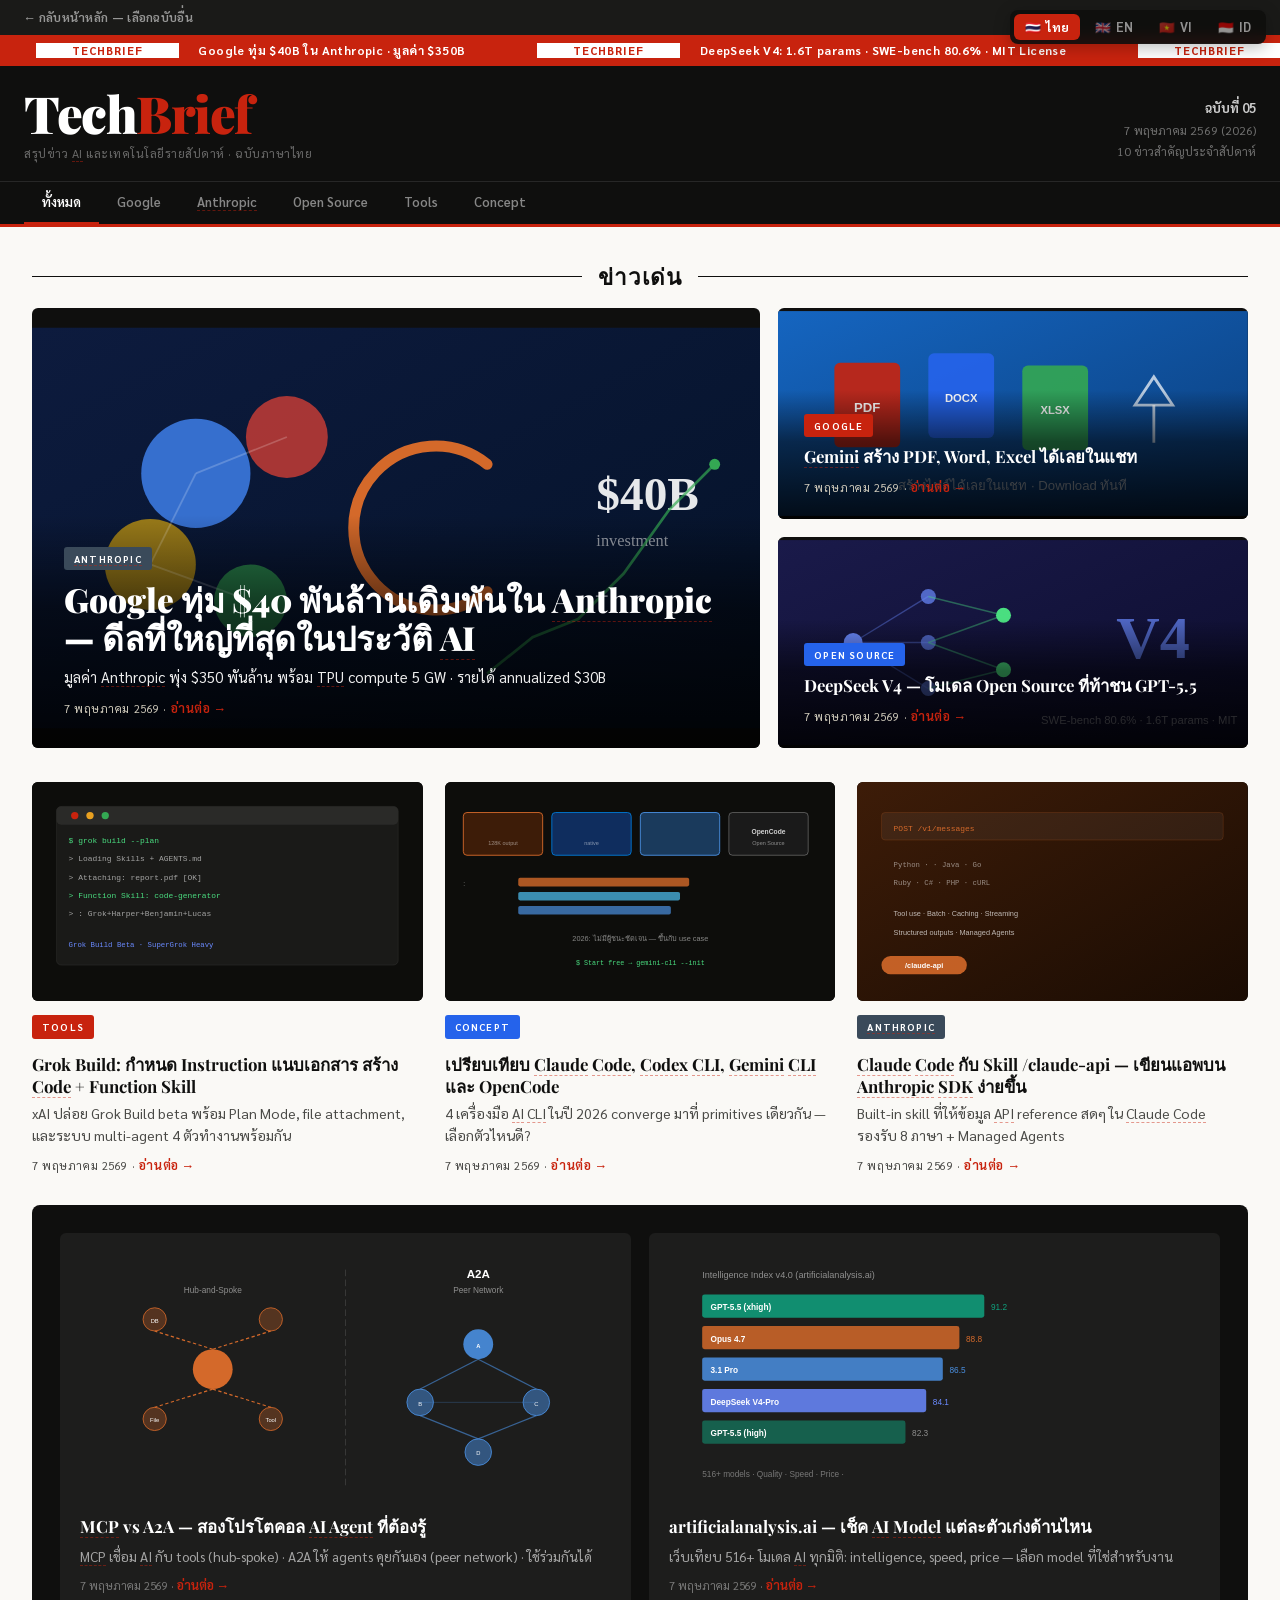
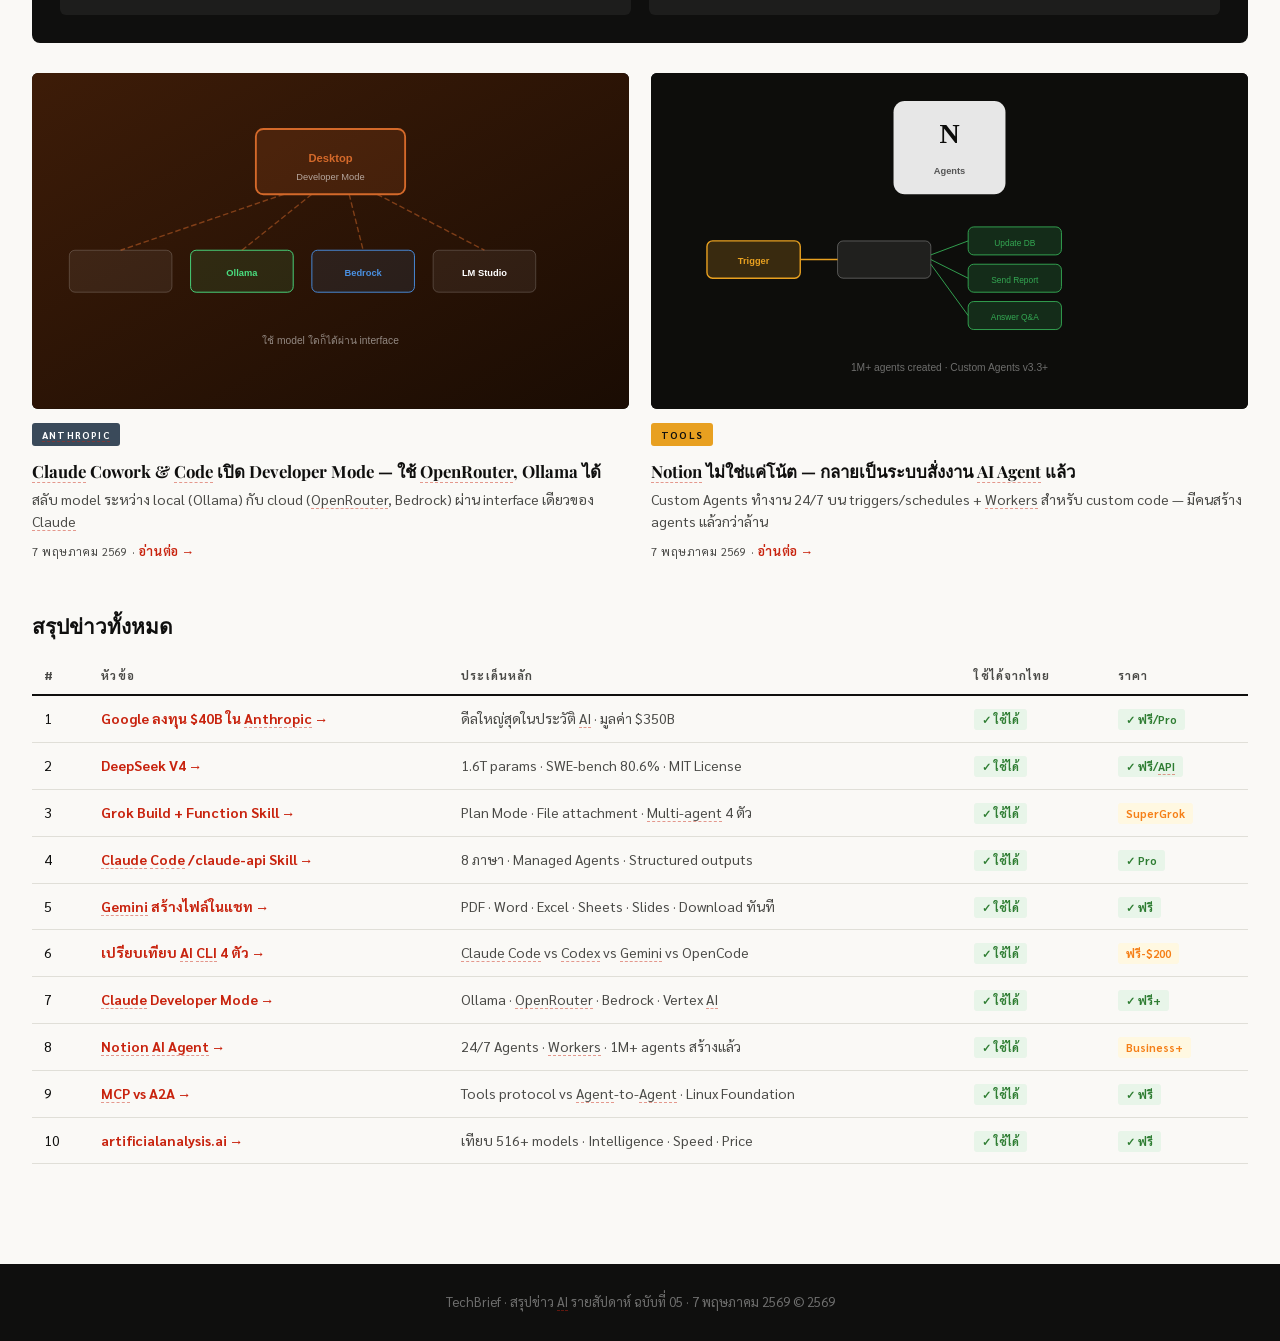
<file: AI-news_5.html>
<!DOCTYPE html>
<html lang="th">
<head>
<meta charset="UTF-8">
<meta name="viewport" content="width=device-width, initial-scale=1.0">
<title>TechBrief — สรุปข่าวเทคโนโลยีและ AI ฉบับที่ 5</title>
<link href="https://fonts.googleapis.com/css2?family=Sarabun:ital,wght@0,300;0,400;0,600;0,700;0,800;1,400&family=Playfair+Display:wght@700;900&display=swap" rel="stylesheet">
<style>
:root{
  --ink:#0f0f0e; --ink-2:#2a2a28; --ink-3:#4a4a47;
  --smoke:#f5f4f0; --paper:#faf9f6; --rule:#e0dfd8;
  --accent:#c8230e; --accent2:#e8a020;
  --serif:'Playfair Display',Georgia,serif;
  --sans:'Sarabun','Noto Sans Thai',sans-serif;
  --max:1280px;
}
*{box-sizing:border-box;margin:0;padding:0}
html,body{background:var(--paper);color:var(--ink);font-family:var(--sans);line-height:1.55;-webkit-font-smoothing:antialiased}
a{color:inherit;text-decoration:none}

/* TICKER */
.ticker-wrap{background:var(--accent);overflow:hidden}
.ticker-inner{display:flex;align-items:center;padding:6px 0;white-space:nowrap;animation:ticker 55s linear infinite;font-size:12px;font-weight:700;color:#fff;letter-spacing:.4px}
.ticker-inner span{padding:0 36px}
.tlabel{background:#fff;color:var(--accent);font-size:11px;font-weight:800;padding:2px 10px;margin-right:16px;letter-spacing:1px;flex-shrink:0}
@keyframes ticker{0%{transform:translateX(0)}100%{transform:translateX(-50%)}}

/* HEADER */
.site-header{background:var(--ink);border-bottom:3px solid var(--accent)}
.masthead-inner{max-width:var(--max);margin:0 auto;padding:22px 24px 18px;display:flex;align-items:flex-end;justify-content:space-between;gap:24px}
.site-name{font-family:var(--serif);font-size:clamp(2rem,5vw,3.2rem);font-weight:900;color:#fff;letter-spacing:-1.5px;line-height:1}
.site-name em{color:var(--accent);font-style:normal}
.site-tagline{color:rgba(255,255,255,.38);font-size:12px;letter-spacing:.5px;margin-top:5px}
.site-meta{text-align:right;color:rgba(255,255,255,.4);font-size:12px;line-height:1.8}
.site-meta strong{color:rgba(255,255,255,.78);display:block;font-size:13px}

/* NAV TABS */
.site-nav{border-top:1px solid rgba(255,255,255,.1)}
.site-nav ul{max-width:var(--max);margin:0 auto;padding:0 24px;display:flex;list-style:none;overflow-x:auto}
.site-nav li a{display:block;padding:10px 18px;font-size:13px;font-weight:600;color:rgba(255,255,255,.5);border-bottom:2px solid transparent;transition:color .15s,border-color .15s;white-space:nowrap;cursor:pointer}
.site-nav li a:hover{color:rgba(255,255,255,.85)}
.site-nav li a.tab-active{color:#fff;border-bottom-color:var(--accent)}

/* SECTION LABEL */
.section-lbl{max-width:1280px;margin:32px auto 14px;padding:0 32px;display:flex;align-items:center;gap:16px}
.section-lbl::before{content:'';flex:1;height:1px;background:var(--ink)}
.section-lbl::after{content:'';flex:1;height:1px;background:var(--ink)}
.section-lbl h2{font-family:var(--serif);font-size:1.4rem;letter-spacing:.04em;font-weight:700}

/* PAGE WRAP */
.wrap{max-width:1280px;margin:0 auto;padding:0 32px 60px}

/* HERO */
.hero-grid{display:grid;grid-template-columns:1.55fr 1fr;gap:18px;margin-bottom:34px}
.hero-primary,.hero-secondary{position:relative;border-radius:6px;overflow:hidden;background:var(--ink);min-height:200px}
.hero-primary{height:440px}
.hero-secondary{height:211px}
.hero-stack{display:flex;flex-direction:column;gap:18px}
.cover{width:100%;height:100%;display:block;object-fit:cover}
.hero-overlay{position:absolute;left:0;right:0;bottom:0;padding:22px 26px;background:linear-gradient(0deg,rgba(0,0,0,.85) 0%,rgba(0,0,0,.55) 60%,transparent 100%);color:white}
.hero-primary .hero-overlay{padding:30px 32px}
.hero-overlay h1,.hero-overlay h2{font-family:var(--serif);line-height:1.15;margin:10px 0}
.hero-primary .hl{font-size:clamp(1.5rem,2.6vw,2.2rem);font-weight:900}
.hero-secondary .hl{font-size:1.05rem;font-weight:700}
.hero-overlay .dk{font-size:.92rem;color:#eee;margin-top:6px;line-height:1.45}
.hero-overlay .byline{margin-top:10px;font-size:.7rem;color:#cfcabb;letter-spacing:.05em}

/* CHIP */
.chip{display:inline-block;font-size:.62rem;font-weight:700;letter-spacing:.12em;text-transform:uppercase;padding:4px 10px;border-radius:3px}
.chip-red{background:var(--accent);color:#fff}
.chip-gold{background:var(--accent2);color:var(--ink)}
.chip-dark{background:var(--ink);color:#fff}
.chip-slate{background:#3a4a5a;color:#fff}
.chip-blue{background:#2563eb;color:#fff}

/* ARTICLE GRID */
.article-grid{display:grid;grid-template-columns:repeat(3,1fr);gap:22px;margin:24px 0 14px}
.article-grid.two-col{grid-template-columns:repeat(2,1fr)}
.article-card{background:transparent;cursor:pointer;transition:transform .2s,box-shadow .2s}
.article-card:hover,.hero-primary:hover,.hero-secondary:hover{transform:translateY(-3px);box-shadow:0 8px 28px rgba(0,0,0,.14)}
.article-card.fu{display:block}
.thumb-wrap{border-radius:6px;overflow:hidden;margin-bottom:12px;background:var(--ink)}
.thumb-wrap svg{display:block;width:100%;height:auto}
.article-card .hl{font-family:var(--serif);font-size:1.05rem;font-weight:700;margin:6px 0;line-height:1.3}
.article-card .excerpt{font-size:.88rem;color:var(--ink-3);line-height:1.55;margin-bottom:8px}
.article-card .byline{font-size:.72rem;color:var(--ink-3);letter-spacing:.05em}

/* EXPLAINER */
.explainer-grid{display:grid;grid-template-columns:1fr 1fr;gap:18px;background:var(--ink);border-radius:8px;padding:28px;margin:30px 0}
.explainer-card{background:rgba(255,255,255,.06);border-radius:6px;padding:20px;cursor:pointer;transition:background .2s}
.explainer-card:hover{background:rgba(255,255,255,.10)}
.explainer-card .thumb-wrap{background:transparent;margin-bottom:14px}
.explainer-card .hl{color:#fff;font-family:var(--serif);font-size:1.05rem;margin:8px 0;line-height:1.3}
.explainer-card .excerpt{color:rgba(255,255,255,.6);font-size:.85rem;line-height:1.6}
.explainer-card .byline{color:rgba(255,255,255,.4);font-size:.7rem;margin-top:8px}

/* SUMMARY TABLE */
.summary-section{margin-top:48px}
.summary-section h2{font-family:var(--serif);font-size:1.3rem;margin-bottom:16px}
.summary-table{width:100%;border-collapse:collapse;font-size:.88rem}
.summary-table th{text-align:left;font-size:.7rem;letter-spacing:.1em;text-transform:uppercase;color:var(--ink-3);padding:10px 12px;border-bottom:2px solid var(--ink)}
.summary-table td{padding:12px;border-bottom:1px solid var(--rule);vertical-align:top}
.summary-table tr:hover{background:rgba(0,0,0,.03)}
.badge{font-size:.7rem;font-weight:700;padding:3px 8px;border-radius:3px;white-space:nowrap}
.badge.yes{background:#e8f5e9;color:#2e7d32}
.badge.no{background:#fbe9e7;color:#c62828}
.badge.partial{background:#fff8e1;color:#f57f17}

/* FOOTER */
.site-footer{background:var(--ink);color:rgba(255,255,255,.4);text-align:center;padding:28px;font-size:13px;margin-top:40px}

/* HIDDEN */
.hidden-card{display:none!important}

/* READ MORE */
.read-more{color:var(--accent);font-size:.8rem;font-weight:600}

/* DETAIL VIEW */
#detail-view{min-height:100vh;background:var(--paper)}
.detail-topbar{background:var(--ink);padding:12px 32px;display:flex;align-items:center;gap:20px;position:sticky;top:0;z-index:100}
.back-btn{background:none;border:1px solid rgba(255,255,255,.3);color:white;padding:6px 16px;border-radius:4px;cursor:pointer;font-family:var(--sans);font-size:.85rem}
.back-btn:hover{background:rgba(255,255,255,.12)}
.site-name-sm{color:white;font-family:var(--serif);font-size:1.1rem;font-weight:700}
.site-name-sm em{color:var(--accent);font-style:normal}
.detail-inner{max-width:780px;margin:0 auto;padding:48px 24px 80px}
.detail-meta{display:flex;align-items:center;gap:12px;margin-bottom:24px}
.detail-hero-svg{width:100%;border-radius:10px;overflow:hidden;margin-bottom:36px;box-shadow:0 4px 24px rgba(0,0,0,.12)}
.detail-hero-svg svg{display:block;width:100%;height:auto}
.detail-headline{font-family:var(--serif);font-size:clamp(1.7rem,4vw,2.4rem);line-height:1.25;color:var(--ink);margin-bottom:8px}
.detail-section{margin-top:40px;padding-top:32px;border-top:1px solid var(--rule)}
.detail-section h2{font-family:var(--sans);font-size:.7rem;font-weight:700;letter-spacing:.1em;text-transform:uppercase;color:var(--accent);margin-bottom:14px}
.detail-section p{font-family:var(--sans);font-size:1.05rem;line-height:1.8;color:var(--ink-2)}
.detail-footer-link{display:inline-flex;align-items:center;gap:8px;margin-top:48px;padding:12px 24px;background:var(--ink);color:white;border-radius:6px;text-decoration:none;font-family:var(--sans);font-size:.9rem;font-weight:600}
.detail-footer-link:hover{opacity:.82}

@media(max-width:900px){
  .hero-grid{grid-template-columns:1fr}
  .hero-primary{height:300px}
  .article-grid{grid-template-columns:1fr}
  .article-grid.two-col{grid-template-columns:1fr}
  .explainer-grid{grid-template-columns:1fr}
}
@media(max-width:600px){
  .masthead-inner{flex-direction:column;align-items:flex-start}
  .site-meta{text-align:left;margin-top:8px}
  .wrap{padding:0 16px 40px}
}
/* HUB LINK */
.hub-link{background:#1a1a18;padding:8px 24px;display:flex;align-items:center}
.hub-link a{color:rgba(255,255,255,.55);font-size:12.5px;font-weight:600;text-decoration:none;font-family:var(--sans);letter-spacing:.3px;transition:color .15s}
.hub-link a:hover{color:#fff}
</style>
</head>
<body>

<div class="hub-link"><a href="index.html">&larr; กลับหน้าหลัก — เลือกฉบับอื่น</a></div>

<div id="index-view">

<!-- TICKER -->
<div class="ticker-wrap">
<div class="ticker-inner">
<span><span class="tlabel">TECHBRIEF</span> Google ทุ่ม $40B ใน Anthropic · มูลค่า $350B</span>
<span><span class="tlabel">TECHBRIEF</span> DeepSeek V4: 1.6T params · SWE-bench 80.6% · MIT License</span>
<span><span class="tlabel">TECHBRIEF</span> Grok Build Beta: Instruction + File + Function Skill</span>
<span><span class="tlabel">TECHBRIEF</span> Claude Code /claude-api Skill: 8 ภาษา + Managed Agents</span>
<span><span class="tlabel">TECHBRIEF</span> Gemini สร้าง PDF-Word-Excel ได้เลยในแชท</span>
<span><span class="tlabel">TECHBRIEF</span> เปรียบเทียบ Claude Code vs Codex vs Gemini CLI vs OpenCode</span>
<span><span class="tlabel">TECHBRIEF</span> Claude Cowork Developer Mode: Ollama + OpenRouter</span>
<span><span class="tlabel">TECHBRIEF</span> Notion ขยับเป็น AI Agent Hub · 1M+ agents</span>
<span><span class="tlabel">TECHBRIEF</span> MCP vs A2A: สอง protocol ที่ต้องรู้</span>
<span><span class="tlabel">TECHBRIEF</span> artificialanalysis.ai: เช็ค AI แต่ละตัวเก่งด้านไหน</span>
<span><span class="tlabel">TECHBRIEF</span> Google ทุ่ม $40B ใน Anthropic · มูลค่า $350B</span>
<span><span class="tlabel">TECHBRIEF</span> DeepSeek V4: 1.6T params · SWE-bench 80.6% · MIT License</span>
<span><span class="tlabel">TECHBRIEF</span> Grok Build Beta: Instruction + File + Function Skill</span>
<span><span class="tlabel">TECHBRIEF</span> Claude Code /claude-api Skill: 8 ภาษา + Managed Agents</span>
<span><span class="tlabel">TECHBRIEF</span> Gemini สร้าง PDF-Word-Excel ได้เลยในแชท</span>
<span><span class="tlabel">TECHBRIEF</span> เปรียบเทียบ Claude Code vs Codex vs Gemini CLI vs OpenCode</span>
<span><span class="tlabel">TECHBRIEF</span> Claude Cowork Developer Mode: Ollama + OpenRouter</span>
<span><span class="tlabel">TECHBRIEF</span> Notion ขยับเป็น AI Agent Hub · 1M+ agents</span>
<span><span class="tlabel">TECHBRIEF</span> MCP vs A2A: สอง protocol ที่ต้องรู้</span>
<span><span class="tlabel">TECHBRIEF</span> artificialanalysis.ai: เช็ค AI แต่ละตัวเก่งด้านไหน</span>
</div>
</div>

<!-- HEADER -->
<header class="site-header">
<div class="masthead-inner">
  <div>
    <div class="site-name">Tech<em>Brief</em></div>
    <div class="site-tagline">สรุปข่าว AI และเทคโนโลยีรายสัปดาห์ · ฉบับภาษาไทย</div>
  </div>
  <div class="site-meta">
    <strong>ฉบับที่ 05</strong>
    7 พฤษภาคม 2569 (2026)<br>
    10 ข่าวสำคัญประจำสัปดาห์
  </div>
</div>
<nav class="site-nav">
  <ul id="tab-list">
    <li><a href="#" data-filter="all" class="tab-active">ทั้งหมด</a></li>
    <li><a href="#" data-filter="google">Google</a></li>
    <li><a href="#" data-filter="anthropic">Anthropic</a></li>
    <li><a href="#" data-filter="opensource">Open Source</a></li>
    <li><a href="#" data-filter="tools">Tools</a></li>
    <li><a href="#" data-filter="concept">Concept</a></li>
  </ul>
</nav>
</header>

<div class="section-lbl"><h2>ข่าวเด่น</h2></div>

<div class="wrap">

<!-- HERO GRID -->
<div class="hero-grid" id="hero-grid">

<!-- Hero Primary: Google / Anthropic $40B -->
<article class="hero-primary" data-cat="anthropic" onclick="showDetail('google-anthropic-40b')" style="cursor:pointer">
<svg class="cover" viewBox="0 0 800 440" xmlns="http://www.w3.org/2000/svg">
<defs><linearGradient id="bg1" x1="0%" y1="0%" x2="100%" y2="100%"><stop offset="0%" style="stop-color:#0d1b3e"/><stop offset="100%" style="stop-color:#041228"/></linearGradient></defs>
<rect width="800" height="440" fill="url(#bg1)"/>
<circle cx="180" cy="160" r="60" fill="#4285F4" opacity="0.8"/>
<circle cx="280" cy="120" r="45" fill="#EA4335" opacity="0.7"/>
<circle cx="130" cy="260" r="50" fill="#FBBC05" opacity="0.6"/>
<circle cx="240" cy="300" r="40" fill="#34A853" opacity="0.7"/>
<line x1="180" y1="160" x2="280" y2="120" stroke="rgba(255,255,255,0.2)" stroke-width="2"/>
<line x1="180" y1="160" x2="130" y2="260" stroke="rgba(255,255,255,0.2)" stroke-width="2"/>
<line x1="130" y1="260" x2="240" y2="300" stroke="rgba(255,255,255,0.2)" stroke-width="2"/>
<path d="M 500 150 A 90 90 0 1 0 500 290" fill="none" stroke="#d4692a" stroke-width="12" stroke-linecap="round"/>
<text x="620" y="200" font-family="Georgia,serif" font-size="52" font-weight="900" fill="white" opacity="0.9">$40B</text>
<text x="620" y="240" font-family="Georgia,serif" font-size="18" fill="rgba(255,255,255,0.6)">investment</text>
<polyline points="500,380 550,340 600,320 650,270 700,200 750,150" fill="none" stroke="#34A853" stroke-width="3" opacity="0.7"/>
<circle cx="750" cy="150" r="6" fill="#34A853"/>
</svg>
<div class="hero-overlay">
  <span class="chip chip-slate">Anthropic</span>
  <h1 class="hl">Google ทุ่ม $40 พันล้านเดิมพันใน Anthropic — ดีลที่ใหญ่ที่สุดในประวัติ AI</h1>
  <p class="dk">มูลค่า Anthropic พุ่ง $350 พันล้าน พร้อม TPU compute 5 GW · รายได้ annualized $30B</p>
  <div class="byline">7 พฤษภาคม 2569 &#183; <span class="read-more">อ่านต่อ →</span></div>
</div>
</article>

<div class="hero-stack">

<!-- Hero Sec 1: Gemini Files -->
<article class="hero-secondary" data-cat="google" onclick="showDetail('gemini-files')" style="cursor:pointer">
<svg class="cover" viewBox="0 0 500 218" xmlns="http://www.w3.org/2000/svg">
<defs><linearGradient id="bg2" x1="0%" y1="0%" x2="100%" y2="100%"><stop offset="0%" style="stop-color:#1565C0"/><stop offset="100%" style="stop-color:#0a3d7a"/></linearGradient></defs>
<rect width="500" height="218" fill="url(#bg2)"/>
<rect x="60" y="55" width="70" height="90" rx="6" fill="#c8230e" opacity="0.9"/>
<text x="95" y="107" font-family="sans-serif" font-size="14" font-weight="700" fill="white" text-anchor="middle">PDF</text>
<rect x="160" y="45" width="70" height="90" rx="6" fill="#2563eb" opacity="0.9"/>
<text x="195" y="97" font-family="sans-serif" font-size="12" font-weight="700" fill="white" text-anchor="middle">DOCX</text>
<rect x="260" y="58" width="70" height="90" rx="6" fill="#34A853" opacity="0.9"/>
<text x="295" y="110" font-family="sans-serif" font-size="12" font-weight="700" fill="white" text-anchor="middle">XLSX</text>
<polygon points="400,70 420,100 380,100" fill="none" stroke="rgba(255,255,255,0.7)" stroke-width="3"/>
<line x1="400" y1="100" x2="400" y2="140" stroke="rgba(255,255,255,0.7)" stroke-width="3"/>
<text x="250" y="190" font-family="sans-serif" font-size="14" fill="rgba(255,255,255,0.8)" text-anchor="middle">สร้างไฟล์ได้เลยในแชท · Download ทันที</text>
</svg>
<div class="hero-overlay">
  <span class="chip chip-red">Google</span>
  <h2 class="hl">Gemini สร้าง PDF, Word, Excel ได้เลยในแชท</h2>
  <div class="byline">7 พฤษภาคม 2569 &#183; <span class="read-more">อ่านต่อ →</span></div>
</div>
</article>

<!-- Hero Sec 2: DeepSeek V4 -->
<article class="hero-secondary" data-cat="opensource" onclick="showDetail('deepseek-v4')" style="cursor:pointer">
<svg class="cover" viewBox="0 0 500 218" xmlns="http://www.w3.org/2000/svg">
<defs><linearGradient id="bg3" x1="0%" y1="0%" x2="100%" y2="100%"><stop offset="0%" style="stop-color:#1a1a4a"/><stop offset="100%" style="stop-color:#0d0d2e"/></linearGradient></defs>
<rect width="500" height="218" fill="url(#bg3)"/>
<circle cx="80" cy="109" r="10" fill="#6a8aff"/>
<circle cx="160" cy="60" r="8" fill="#6a8aff" opacity="0.7"/>
<circle cx="160" cy="109" r="8" fill="#6a8aff" opacity="0.7"/>
<circle cx="160" cy="158" r="8" fill="#6a8aff" opacity="0.7"/>
<circle cx="240" cy="80" r="8" fill="#4ade80"/>
<circle cx="240" cy="138" r="8" fill="#4ade80"/>
<line x1="80" y1="109" x2="160" y2="60" stroke="rgba(106,138,255,0.4)" stroke-width="1.5"/>
<line x1="80" y1="109" x2="160" y2="109" stroke="rgba(106,138,255,0.4)" stroke-width="1.5"/>
<line x1="80" y1="109" x2="160" y2="158" stroke="rgba(106,138,255,0.4)" stroke-width="1.5"/>
<line x1="160" y1="60" x2="240" y2="80" stroke="rgba(74,222,128,0.4)" stroke-width="1.5"/>
<line x1="160" y1="109" x2="240" y2="80" stroke="rgba(74,222,128,0.4)" stroke-width="1.5"/>
<line x1="160" y1="109" x2="240" y2="138" stroke="rgba(74,222,128,0.4)" stroke-width="1.5"/>
<line x1="160" y1="158" x2="240" y2="138" stroke="rgba(74,222,128,0.4)" stroke-width="1.5"/>
<text x="360" y="125" font-family="Georgia,serif" font-size="64" font-weight="900" fill="rgba(106,138,255,0.7)">V4</text>
<text x="280" y="196" font-family="sans-serif" font-size="12" fill="rgba(255,255,255,0.6)">SWE-bench 80.6% · 1.6T params · MIT</text>
</svg>
<div class="hero-overlay">
  <span class="chip chip-blue">Open Source</span>
  <h2 class="hl">DeepSeek V4 — โมเดล Open Source ที่ท้าชน GPT-5.5</h2>
  <div class="byline">7 พฤษภาคม 2569 &#183; <span class="read-more">อ่านต่อ →</span></div>
</div>
</article>

</div><!-- hero-stack -->
</div><!-- hero-grid -->

<!-- ARTICLE GRID ROW 1 -->
<div class="article-grid">

<!-- Grok Build -->
<article class="article-card fu d1" data-cat="tools" onclick="showDetail('grok-skills')" style="cursor:pointer">
<div class="thumb-wrap">
<svg viewBox="0 0 640 360" xmlns="http://www.w3.org/2000/svg">
<rect width="640" height="360" fill="#0d0d0b"/>
<rect x="40" y="40" width="560" height="260" rx="8" fill="#1a1a18" stroke="rgba(255,255,255,0.1)" stroke-width="1"/>
<rect x="40" y="40" width="560" height="30" rx="8" fill="#2a2a28"/>
<circle cx="70" cy="55" r="6" fill="#c8230e"/><circle cx="95" cy="55" r="6" fill="#e8a020"/><circle cx="120" cy="55" r="6" fill="#34A853"/>
<text x="60" y="100" font-family="monospace" font-size="13" fill="#4ade80">$ grok build --plan</text>
<text x="60" y="130" font-family="monospace" font-size="13" fill="rgba(255,255,255,0.6)">&#62; Loading Skills + AGENTS.md</text>
<text x="60" y="160" font-family="monospace" font-size="13" fill="rgba(255,255,255,0.6)">&#62; Attaching: report.pdf [OK]</text>
<text x="60" y="190" font-family="monospace" font-size="13" fill="#4ade80">&#62; Function Skill: code-generator</text>
<text x="60" y="220" font-family="monospace" font-size="13" fill="rgba(255,255,255,0.6)">&#62; Multi-agent: Grok+Harper+Benjamin+Lucas</text>
<text x="60" y="270" font-family="monospace" font-size="12" fill="#6a8aff">Grok Build Beta · SuperGrok Heavy</text>
</svg>
</div>
<span class="chip chip-red" style="margin-bottom:9px">Tools</span>
<h3 class="hl">Grok Build: กำหนด Instruction แนบเอกสาร สร้าง Code + Function Skill</h3>
<p class="excerpt">xAI ปล่อย Grok Build beta พร้อม Plan Mode, file attachment, และระบบ multi-agent 4 ตัวทำงานพร้อมกัน</p>
<div class="byline">7 พฤษภาคม 2569 &#183; <span class="read-more">อ่านต่อ →</span></div>
</article>

<!-- CLI Compare -->
<article class="article-card fu d2" data-cat="concept" onclick="showDetail('cli-compare')" style="cursor:pointer">
<div class="thumb-wrap">
<svg viewBox="0 0 640 360" xmlns="http://www.w3.org/2000/svg">
<rect width="640" height="360" fill="#0d0d0b"/>
<rect x="30" y="50" width="130" height="70" rx="6" fill="#3d1c08" stroke="#d4692a" stroke-width="1.5"/>
<text x="95" y="85" font-family="sans-serif" font-size="11" font-weight="700" fill="#d4692a" text-anchor="middle">Claude Code</text>
<text x="95" y="103" font-family="sans-serif" font-size="9" fill="rgba(255,255,255,0.5)" text-anchor="middle">128K output</text>
<rect x="175" y="50" width="130" height="70" rx="6" fill="#0f2d5e" stroke="#0078D4" stroke-width="1.5"/>
<text x="240" y="85" font-family="sans-serif" font-size="11" font-weight="700" fill="#4fc3f7" text-anchor="middle">Codex CLI</text>
<text x="240" y="103" font-family="sans-serif" font-size="9" fill="rgba(255,255,255,0.5)" text-anchor="middle">GitHub native</text>
<rect x="320" y="50" width="130" height="70" rx="6" fill="#1a3a5c" stroke="#4a90e2" stroke-width="1.5"/>
<text x="385" y="85" font-family="sans-serif" font-size="11" font-weight="700" fill="#4a90e2" text-anchor="middle">Gemini CLI</text>
<text x="385" y="103" font-family="sans-serif" font-size="9" fill="rgba(255,255,255,0.5)" text-anchor="middle">Free tier</text>
<rect x="465" y="50" width="130" height="70" rx="6" fill="#1a1a1a" stroke="rgba(255,255,255,0.3)" stroke-width="1.5"/>
<text x="530" y="85" font-family="sans-serif" font-size="11" font-weight="700" fill="rgba(255,255,255,0.8)" text-anchor="middle">OpenCode</text>
<text x="530" y="103" font-family="sans-serif" font-size="9" fill="rgba(255,255,255,0.5)" text-anchor="middle">Open Source</text>
<text x="30" y="170" font-family="sans-serif" font-size="11" fill="rgba(255,255,255,0.5)">Benchmark:</text>
<rect x="120" y="157" width="280" height="14" rx="3" fill="#d4692a" opacity="0.8"/>
<rect x="120" y="180" width="265" height="14" rx="3" fill="#4fc3f7" opacity="0.7"/>
<rect x="120" y="203" width="250" height="14" rx="3" fill="#4a90e2" opacity="0.7"/>
<text x="320" y="260" font-family="sans-serif" font-size="12" fill="rgba(255,255,255,0.5)" text-anchor="middle">2026: ไม่มีผู้ชนะชัดเจน — ขึ้นกับ use case</text>
<text x="320" y="300" font-family="monospace" font-size="11" fill="#4ade80" text-anchor="middle">$ Start free → gemini-cli --init</text>
</svg>
</div>
<span class="chip chip-blue" style="margin-bottom:9px">Concept</span>
<h3 class="hl">เปรียบเทียบ Claude Code, Codex CLI, Gemini CLI และ OpenCode</h3>
<p class="excerpt">4 เครื่องมือ AI CLI ในปี 2026 converge มาที่ primitives เดียวกัน — เลือกตัวไหนดี?</p>
<div class="byline">7 พฤษภาคม 2569 &#183; <span class="read-more">อ่านต่อ →</span></div>
</article>

<!-- Claude API Skill -->
<article class="article-card fu d3" data-cat="anthropic" onclick="showDetail('claude-api-skill')" style="cursor:pointer">
<div class="thumb-wrap">
<svg viewBox="0 0 640 360" xmlns="http://www.w3.org/2000/svg">
<defs><linearGradient id="bg6" x1="0%" y1="0%" x2="100%" y2="100%"><stop offset="0%" style="stop-color:#3d1c08"/><stop offset="100%" style="stop-color:#1a0c03"/></linearGradient></defs>
<rect width="640" height="360" fill="url(#bg6)"/>
<rect x="40" y="50" width="560" height="45" rx="6" fill="rgba(255,255,255,0.05)" stroke="rgba(212,105,42,0.3)" stroke-width="1"/>
<text x="60" y="80" font-family="monospace" font-size="13" fill="#d4692a">POST /v1/messages</text>
<text x="60" y="140" font-family="monospace" font-size="12" fill="rgba(255,255,255,0.5)">Python · TypeScript · Java · Go</text>
<text x="60" y="168" font-family="monospace" font-size="12" fill="rgba(255,255,255,0.5)">Ruby · C# · PHP · cURL</text>
<text x="60" y="220" font-family="sans-serif" font-size="12" fill="rgba(255,255,255,0.7)">Tool use · Batch · Caching · Streaming</text>
<text x="60" y="250" font-family="sans-serif" font-size="12" fill="rgba(255,255,255,0.7)">Structured outputs · Managed Agents</text>
<rect x="40" y="285" width="140" height="30" rx="15" fill="#d4692a" opacity="0.9"/>
<text x="110" y="305" font-family="sans-serif" font-size="12" font-weight="700" fill="white" text-anchor="middle">/claude-api</text>
</svg>
</div>
<span class="chip chip-slate" style="margin-bottom:9px">Anthropic</span>
<h3 class="hl">Claude Code กับ Skill /claude-api — เขียนแอพบน Anthropic SDK ง่ายขึ้น</h3>
<p class="excerpt">Built-in skill ที่ให้ข้อมูล API reference สดๆ ใน Claude Code รองรับ 8 ภาษา + Managed Agents</p>
<div class="byline">7 พฤษภาคม 2569 &#183; <span class="read-more">อ่านต่อ →</span></div>
</article>

</div><!-- article-grid -->

<!-- EXPLAINER GRID (dark bg) -->
<div class="explainer-grid">

<!-- MCP vs A2A -->
<article class="explainer-card" data-cat="concept" onclick="showDetail('mcp-a2a')" style="cursor:pointer">
<div class="thumb-wrap">
<svg viewBox="0 0 640 300" xmlns="http://www.w3.org/2000/svg">
<rect width="640" height="300" fill="transparent"/>
<text x="160" y="30" font-family="sans-serif" font-size="14" font-weight="700" fill="white" text-anchor="middle">MCP</text>
<text x="160" y="48" font-family="sans-serif" font-size="10" fill="rgba(255,255,255,0.5)" text-anchor="middle">Hub-and-Spoke</text>
<circle cx="160" cy="140" r="24" fill="#d4692a"/>
<text x="160" y="144" font-family="sans-serif" font-size="8" font-weight="700" fill="white" text-anchor="middle">Agent</text>
<circle cx="90" cy="80" r="14" fill="rgba(212,105,42,0.3)" stroke="#d4692a" stroke-width="1"/>
<text x="90" y="84" font-family="sans-serif" font-size="7" fill="white" text-anchor="middle">DB</text>
<circle cx="230" cy="80" r="14" fill="rgba(212,105,42,0.3)" stroke="#d4692a" stroke-width="1"/>
<text x="230" y="84" font-family="sans-serif" font-size="7" fill="white" text-anchor="middle">API</text>
<circle cx="90" cy="200" r="14" fill="rgba(212,105,42,0.3)" stroke="#d4692a" stroke-width="1"/>
<text x="90" y="204" font-family="sans-serif" font-size="7" fill="white" text-anchor="middle">File</text>
<circle cx="230" cy="200" r="14" fill="rgba(212,105,42,0.3)" stroke="#d4692a" stroke-width="1"/>
<text x="230" y="204" font-family="sans-serif" font-size="7" fill="white" text-anchor="middle">Tool</text>
<line x1="160" y1="116" x2="90" y2="94" stroke="#d4692a" stroke-width="1.5" stroke-dasharray="4,3"/>
<line x1="160" y1="116" x2="230" y2="94" stroke="#d4692a" stroke-width="1.5" stroke-dasharray="4,3"/>
<line x1="160" y1="164" x2="90" y2="186" stroke="#d4692a" stroke-width="1.5" stroke-dasharray="4,3"/>
<line x1="160" y1="164" x2="230" y2="186" stroke="#d4692a" stroke-width="1.5" stroke-dasharray="4,3"/>
<line x1="320" y1="20" x2="320" y2="280" stroke="rgba(255,255,255,0.15)" stroke-width="1" stroke-dasharray="8,4"/>
<text x="480" y="30" font-family="sans-serif" font-size="14" font-weight="700" fill="white" text-anchor="middle">A2A</text>
<text x="480" y="48" font-family="sans-serif" font-size="10" fill="rgba(255,255,255,0.5)" text-anchor="middle">Peer Network</text>
<circle cx="480" cy="110" r="18" fill="#4a90e2" opacity="0.9"/>
<text x="480" y="114" font-family="sans-serif" font-size="7" font-weight="700" fill="white" text-anchor="middle">A</text>
<circle cx="410" cy="180" r="16" fill="rgba(74,144,226,0.5)" stroke="#4a90e2" stroke-width="1"/>
<text x="410" y="184" font-family="sans-serif" font-size="7" fill="white" text-anchor="middle">B</text>
<circle cx="550" cy="180" r="16" fill="rgba(74,144,226,0.5)" stroke="#4a90e2" stroke-width="1"/>
<text x="550" y="184" font-family="sans-serif" font-size="7" fill="white" text-anchor="middle">C</text>
<circle cx="480" cy="240" r="16" fill="rgba(74,144,226,0.5)" stroke="#4a90e2" stroke-width="1"/>
<text x="480" y="244" font-family="sans-serif" font-size="7" fill="white" text-anchor="middle">D</text>
<line x1="480" y1="128" x2="410" y2="164" stroke="#4a90e2" stroke-width="1.5" opacity="0.6"/>
<line x1="480" y1="128" x2="550" y2="164" stroke="#4a90e2" stroke-width="1.5" opacity="0.6"/>
<line x1="410" y1="196" x2="480" y2="224" stroke="#4a90e2" stroke-width="1.5" opacity="0.6"/>
<line x1="550" y1="196" x2="480" y2="224" stroke="#4a90e2" stroke-width="1.5" opacity="0.6"/>
<line x1="410" y1="180" x2="550" y2="180" stroke="#4a90e2" stroke-width="1" opacity="0.3"/>
</svg>
</div>
<h3 class="hl">MCP vs A2A — สองโปรโตคอล AI Agent ที่ต้องรู้</h3>
<p class="excerpt">MCP เชื่อม AI กับ tools (hub-spoke) · A2A ให้ agents คุยกันเอง (peer network) · ใช้ร่วมกันได้</p>
<div class="byline">7 พฤษภาคม 2569 &#183; <span class="read-more">อ่านต่อ →</span></div>
</article>

<!-- AI Analysis -->
<article class="explainer-card" data-cat="concept" onclick="showDetail('ai-analysis')" style="cursor:pointer">
<div class="thumb-wrap">
<svg viewBox="0 0 640 300" xmlns="http://www.w3.org/2000/svg">
<rect width="640" height="300" fill="transparent"/>
<text x="40" y="30" font-family="sans-serif" font-size="11" fill="rgba(255,255,255,0.5)">Intelligence Index v4.0 (artificialanalysis.ai)</text>
<rect x="40" y="50" width="340" height="28" rx="3" fill="#10a37f" opacity="0.85"/>
<text x="50" y="69" font-family="sans-serif" font-size="10" font-weight="700" fill="white">GPT-5.5 (xhigh)</text>
<text x="388" y="69" font-family="sans-serif" font-size="10" fill="#10a37f">91.2</text>
<rect x="40" y="88" width="310" height="28" rx="3" fill="#d4692a" opacity="0.85"/>
<text x="50" y="107" font-family="sans-serif" font-size="10" font-weight="700" fill="white">Claude Opus 4.7</text>
<text x="358" y="107" font-family="sans-serif" font-size="10" fill="#d4692a">88.8</text>
<rect x="40" y="126" width="290" height="28" rx="3" fill="#4a90e2" opacity="0.85"/>
<text x="50" y="145" font-family="sans-serif" font-size="10" font-weight="700" fill="white">Gemini 3.1 Pro</text>
<text x="338" y="145" font-family="sans-serif" font-size="10" fill="#4a90e2">86.5</text>
<rect x="40" y="164" width="270" height="28" rx="3" fill="#6a8aff" opacity="0.85"/>
<text x="50" y="183" font-family="sans-serif" font-size="10" font-weight="700" fill="white">DeepSeek V4-Pro</text>
<text x="318" y="183" font-family="sans-serif" font-size="10" fill="#6a8aff">84.1</text>
<rect x="40" y="202" width="245" height="28" rx="3" fill="#10a37f" opacity="0.5"/>
<text x="50" y="221" font-family="sans-serif" font-size="10" font-weight="700" fill="white">GPT-5.5 (high)</text>
<text x="293" y="221" font-family="sans-serif" font-size="10" fill="rgba(255,255,255,0.5)">82.3</text>
<text x="40" y="270" font-family="sans-serif" font-size="10" fill="rgba(255,255,255,0.4)">516+ models · Quality · Speed · Price · Latency</text>
</svg>
</div>
<h3 class="hl">artificialanalysis.ai — เช็ค AI Model แต่ละตัวเก่งด้านไหน</h3>
<p class="excerpt">เว็บเทียบ 516+ โมเดล AI ทุกมิติ: intelligence, speed, price — เลือก model ที่ใช่สำหรับงาน</p>
<div class="byline">7 พฤษภาคม 2569 &#183; <span class="read-more">อ่านต่อ →</span></div>
</article>

</div><!-- explainer-grid -->

<!-- ARTICLE GRID ROW 2 (2-col) -->
<div class="article-grid two-col">

<!-- Claude Cowork Developer -->
<article class="article-card fu" data-cat="anthropic" onclick="showDetail('cowork-developer')" style="cursor:pointer">
<div class="thumb-wrap">
<svg viewBox="0 0 640 360" xmlns="http://www.w3.org/2000/svg">
<defs><linearGradient id="bg9" x1="0%" y1="0%" x2="100%" y2="100%"><stop offset="0%" style="stop-color:#3d1c08"/><stop offset="100%" style="stop-color:#1a0c03"/></linearGradient></defs>
<rect width="640" height="360" fill="url(#bg9)"/>
<rect x="240" y="60" width="160" height="70" rx="8" fill="rgba(212,105,42,0.15)" stroke="#d4692a" stroke-width="2"/>
<text x="320" y="95" font-family="sans-serif" font-size="12" font-weight="700" fill="#d4692a" text-anchor="middle">Claude Desktop</text>
<text x="320" y="115" font-family="sans-serif" font-size="10" fill="rgba(255,255,255,0.6)" text-anchor="middle">Developer Mode</text>
<rect x="40" y="190" width="110" height="45" rx="6" fill="rgba(255,255,255,0.06)" stroke="rgba(255,255,255,0.2)" stroke-width="1"/>
<text x="95" y="218" font-family="sans-serif" font-size="10" font-weight="700" fill="white" text-anchor="middle">OpenRouter</text>
<rect x="170" y="190" width="110" height="45" rx="6" fill="rgba(74,222,128,0.1)" stroke="#4ade80" stroke-width="1"/>
<text x="225" y="218" font-family="sans-serif" font-size="10" font-weight="700" fill="#4ade80" text-anchor="middle">Ollama</text>
<rect x="300" y="190" width="110" height="45" rx="6" fill="rgba(74,144,226,0.1)" stroke="#4a90e2" stroke-width="1"/>
<text x="355" y="218" font-family="sans-serif" font-size="10" font-weight="700" fill="#4a90e2" text-anchor="middle">Bedrock</text>
<rect x="430" y="190" width="110" height="45" rx="6" fill="rgba(255,255,255,0.06)" stroke="rgba(255,255,255,0.2)" stroke-width="1"/>
<text x="485" y="218" font-family="sans-serif" font-size="10" font-weight="700" fill="white" text-anchor="middle">LM Studio</text>
<line x1="270" y1="130" x2="95" y2="190" stroke="rgba(212,105,42,0.5)" stroke-width="1.5" stroke-dasharray="6,3"/>
<line x1="300" y1="130" x2="225" y2="190" stroke="rgba(212,105,42,0.5)" stroke-width="1.5" stroke-dasharray="6,3"/>
<line x1="340" y1="130" x2="355" y2="190" stroke="rgba(212,105,42,0.5)" stroke-width="1.5" stroke-dasharray="6,3"/>
<line x1="370" y1="130" x2="485" y2="190" stroke="rgba(212,105,42,0.5)" stroke-width="1.5" stroke-dasharray="6,3"/>
<text x="320" y="290" font-family="sans-serif" font-size="11" fill="rgba(255,255,255,0.5)" text-anchor="middle">ใช้ model ใดก็ได้ผ่าน Claude interface</text>
</svg>
</div>
<span class="chip chip-slate" style="margin-bottom:9px">Anthropic</span>
<h3 class="hl">Claude Cowork &amp; Code เปิด Developer Mode — ใช้ OpenRouter, Ollama ได้</h3>
<p class="excerpt">สลับ model ระหว่าง local (Ollama) กับ cloud (OpenRouter, Bedrock) ผ่าน interface เดียวของ Claude</p>
<div class="byline">7 พฤษภาคม 2569 &#183; <span class="read-more">อ่านต่อ →</span></div>
</article>

<!-- Notion AI Agent -->
<article class="article-card fu" data-cat="tools" onclick="showDetail('notion-agents')" style="cursor:pointer">
<div class="thumb-wrap">
<svg viewBox="0 0 640 360" xmlns="http://www.w3.org/2000/svg">
<rect width="640" height="360" fill="#0d0d0b"/>
<rect x="260" y="30" width="120" height="100" rx="12" fill="white" opacity="0.9"/>
<text x="320" y="75" font-family="Georgia,serif" font-size="30" font-weight="900" fill="#0d0d0b" text-anchor="middle">N</text>
<text x="320" y="108" font-family="sans-serif" font-size="10" font-weight="700" fill="#555" text-anchor="middle">Notion Agents</text>
<rect x="60" y="180" width="100" height="40" rx="6" fill="rgba(232,160,32,0.2)" stroke="#e8a020" stroke-width="1.5"/>
<text x="110" y="205" font-family="sans-serif" font-size="10" font-weight="700" fill="#e8a020" text-anchor="middle">Trigger</text>
<rect x="200" y="180" width="100" height="40" rx="6" fill="rgba(255,255,255,0.08)" stroke="rgba(255,255,255,0.3)" stroke-width="1"/>
<text x="250" y="205" font-family="sans-serif" font-size="10" font-weight="700" fill="white" text-anchor="middle">AI Agent</text>
<rect x="340" y="165" width="100" height="30" rx="6" fill="rgba(52,168,83,0.2)" stroke="#34A853" stroke-width="1"/>
<text x="390" y="185" font-family="sans-serif" font-size="9" fill="#34A853" text-anchor="middle">Update DB</text>
<rect x="340" y="205" width="100" height="30" rx="6" fill="rgba(52,168,83,0.2)" stroke="#34A853" stroke-width="1"/>
<text x="390" y="225" font-family="sans-serif" font-size="9" fill="#34A853" text-anchor="middle">Send Report</text>
<rect x="340" y="245" width="100" height="30" rx="6" fill="rgba(52,168,83,0.2)" stroke="#34A853" stroke-width="1"/>
<text x="390" y="265" font-family="sans-serif" font-size="9" fill="#34A853" text-anchor="middle">Answer Q&amp;A</text>
<line x1="160" y1="200" x2="200" y2="200" stroke="#e8a020" stroke-width="1.5"/>
<line x1="300" y1="195" x2="340" y2="180" stroke="#34A853" stroke-width="1"/>
<line x1="300" y1="200" x2="340" y2="220" stroke="#34A853" stroke-width="1"/>
<line x1="300" y1="205" x2="340" y2="260" stroke="#34A853" stroke-width="1"/>
<text x="320" y="320" font-family="sans-serif" font-size="11" fill="rgba(255,255,255,0.4)" text-anchor="middle">1M+ agents created · Custom Agents v3.3+</text>
</svg>
</div>
<span class="chip chip-gold" style="margin-bottom:9px">Tools</span>
<h3 class="hl">Notion ไม่ใช่แค่โน้ต — กลายเป็นระบบสั่งงาน AI Agent แล้ว</h3>
<p class="excerpt">Custom Agents ทำงาน 24/7 บน triggers/schedules + Workers สำหรับ custom code — มีคนสร้าง agents แล้วกว่าล้าน</p>
<div class="byline">7 พฤษภาคม 2569 &#183; <span class="read-more">อ่านต่อ →</span></div>
</article>

</div><!-- article-grid two-col -->

<!-- SUMMARY TABLE -->
<div class="summary-section">
<h2>สรุปข่าวทั้งหมด</h2>
<table class="summary-table">
<thead>
<tr><th>#</th><th>หัวข้อ</th><th>ประเด็นหลัก</th><th>ใช้ได้จากไทย</th><th>ราคา</th></tr>
</thead>
<tbody>
<tr><td>1</td><td><strong onclick="showDetail('google-anthropic-40b')" style="cursor:pointer;color:var(--accent)">Google ลงทุน $40B ใน Anthropic →</strong></td><td style="color:#4a4a47">ดีลใหญ่สุดในประวัติ AI · มูลค่า $350B</td><td><span class="badge yes">&#10003; ใช้ได้</span></td><td><span class="badge yes">&#10003; ฟรี/Pro</span></td></tr>
<tr><td>2</td><td><strong onclick="showDetail('deepseek-v4')" style="cursor:pointer;color:var(--accent)">DeepSeek V4 →</strong></td><td style="color:#4a4a47">1.6T params · SWE-bench 80.6% · MIT License</td><td><span class="badge yes">&#10003; ใช้ได้</span></td><td><span class="badge yes">&#10003; ฟรี/API</span></td></tr>
<tr><td>3</td><td><strong onclick="showDetail('grok-skills')" style="cursor:pointer;color:var(--accent)">Grok Build + Function Skill →</strong></td><td style="color:#4a4a47">Plan Mode · File attachment · Multi-agent 4 ตัว</td><td><span class="badge yes">&#10003; ใช้ได้</span></td><td><span class="badge partial">SuperGrok</span></td></tr>
<tr><td>4</td><td><strong onclick="showDetail('claude-api-skill')" style="cursor:pointer;color:var(--accent)">Claude Code /claude-api Skill →</strong></td><td style="color:#4a4a47">8 ภาษา · Managed Agents · Structured outputs</td><td><span class="badge yes">&#10003; ใช้ได้</span></td><td><span class="badge yes">&#10003; Pro</span></td></tr>
<tr><td>5</td><td><strong onclick="showDetail('gemini-files')" style="cursor:pointer;color:var(--accent)">Gemini สร้างไฟล์ในแชท →</strong></td><td style="color:#4a4a47">PDF · Word · Excel · Sheets · Slides · Download ทันที</td><td><span class="badge yes">&#10003; ใช้ได้</span></td><td><span class="badge yes">&#10003; ฟรี</span></td></tr>
<tr><td>6</td><td><strong onclick="showDetail('cli-compare')" style="cursor:pointer;color:var(--accent)">เปรียบเทียบ AI CLI 4 ตัว →</strong></td><td style="color:#4a4a47">Claude Code vs Codex vs Gemini vs OpenCode</td><td><span class="badge yes">&#10003; ใช้ได้</span></td><td><span class="badge partial">ฟรี-$200</span></td></tr>
<tr><td>7</td><td><strong onclick="showDetail('cowork-developer')" style="cursor:pointer;color:var(--accent)">Claude Developer Mode →</strong></td><td style="color:#4a4a47">Ollama · OpenRouter · Bedrock · Vertex AI</td><td><span class="badge yes">&#10003; ใช้ได้</span></td><td><span class="badge yes">&#10003; ฟรี+</span></td></tr>
<tr><td>8</td><td><strong onclick="showDetail('notion-agents')" style="cursor:pointer;color:var(--accent)">Notion AI Agent →</strong></td><td style="color:#4a4a47">24/7 Agents · Workers · 1M+ agents สร้างแล้ว</td><td><span class="badge yes">&#10003; ใช้ได้</span></td><td><span class="badge partial">Business+</span></td></tr>
<tr><td>9</td><td><strong onclick="showDetail('mcp-a2a')" style="cursor:pointer;color:var(--accent)">MCP vs A2A →</strong></td><td style="color:#4a4a47">Tools protocol vs Agent-to-Agent · Linux Foundation</td><td><span class="badge yes">&#10003; ใช้ได้</span></td><td><span class="badge yes">&#10003; ฟรี</span></td></tr>
<tr><td>10</td><td><strong onclick="showDetail('ai-analysis')" style="cursor:pointer;color:var(--accent)">artificialanalysis.ai →</strong></td><td style="color:#4a4a47">เทียบ 516+ models · Intelligence · Speed · Price</td><td><span class="badge yes">&#10003; ใช้ได้</span></td><td><span class="badge yes">&#10003; ฟรี</span></td></tr>
</tbody>
</table>
</div>

</div><!-- wrap -->

<footer class="site-footer">
  TechBrief · สรุปข่าว AI รายสัปดาห์ ฉบับที่ 05 · 7 พฤษภาคม 2569 © 2569
</footer>

</div><!-- index-view -->

<!-- DETAIL VIEW -->
<div id="detail-view" style="display:none">
<div class="detail-topbar">
  <button onclick="showIndex()" class="back-btn">&#8592; กลับ</button>
  <span class="site-name-sm">Tech<em>Brief</em></span>
</div>
<div id="detail-content"></div>
</div>

<script>
var articles = {
'google-anthropic-40b': {
  cat:'anthropic', chip:'chip-slate', label:'Anthropic',
  headline:'Google ทุ่ม $40 พันล้านเดิมพันใน Anthropic — ดีลที่ใหญ่ที่สุดในประวัติ AI',
  date:'7 พฤษภาคม 2569', source:'TechBrief',
  svgHero:'<svg viewBox="0 0 1200 500" xmlns="http://www.w3.org/2000/svg"><defs><linearGradient id="dh1" x1="0%" y1="0%" x2="100%" y2="100%"><stop offset="0%" style="stop-color:#0d1b3e"/><stop offset="100%" style="stop-color:#041228"/></linearGradient></defs><rect width="1200" height="500" fill="url(#dh1)"/><circle cx="220" cy="180" r="80" fill="#4285F4" opacity="0.8"/><circle cx="360" cy="140" r="60" fill="#EA4335" opacity="0.7"/><circle cx="160" cy="310" r="65" fill="#FBBC05" opacity="0.6"/><circle cx="300" cy="360" r="50" fill="#34A853" opacity="0.7"/><line x1="220" y1="180" x2="360" y2="140" stroke="rgba(255,255,255,0.25)" stroke-width="2"/><line x1="220" y1="180" x2="160" y2="310" stroke="rgba(255,255,255,0.25)" stroke-width="2"/><line x1="160" y1="310" x2="300" y2="360" stroke="rgba(255,255,255,0.25)" stroke-width="2"/><path d="M 700 160 A 120 120 0 1 0 700 340" fill="none" stroke="#d4692a" stroke-width="16" stroke-linecap="round"/><text x="880" y="230" font-family="Georgia,serif" font-size="72" font-weight="900" fill="white" opacity="0.9">$40B</text><text x="880" y="280" font-family="sans-serif" font-size="22" fill="rgba(255,255,255,0.6)">investment · $350B valuation</text><polyline points="700,430 770,380 840,360 910,300 980,220 1050,160" fill="none" stroke="#34A853" stroke-width="3" opacity="0.7"/><circle cx="1050" cy="160" r="8" fill="#34A853"/></svg>',
  body:'<section class="detail-section"><h2>ทำอะไรได้บ้าง</h2><p>Google ประกาศลงทุนสูงสุด $40 billion ใน Anthropic บริษัทผู้สร้าง Claude เมื่อ 24 เมษายน 2026 ดีลนี้ดัน Anthropic มูลค่าพุ่งสู่ $350 billion ประกอบด้วยเงินลงทุนทันที $10 billion พร้อมอีก $30 billion หาก Anthropic ถึงเป้าหมายที่ตั้งไว้ นอกจากเงินแล้ว Google ยังให้ compute power จาก TPU infrastructure 5 gigawatts ซึ่งเป็นทรัพยากรที่จำเป็นสำหรับเทรนโมเดล AI ขนาดใหญ่ Anthropic มีรายได้ annualized $30 billion ณ ต้นเมษายน 2026 เพิ่มขึ้นจาก $9 billion ปลายปี 2025 การเติบโต 3 เท่าในไม่ถึงปีนี้ทำให้การลงทุนครั้งนี้เป็นดีลที่ใหญ่ที่สุดในประวัติศาสตร์ AI startup</p></section><section class="detail-section"><h2>วิธีเข้าใช้งาน</h2><p>Claude ใช้ได้ผ่าน claude.ai ทั้งแบบฟรีและ Pro ($20/เดือน) รวมถึง API สำหรับนักพัฒนา การลงทุนครั้งนี้ไม่ได้เปลี่ยน pricing ผู้ใช้โดยตรง แต่หมายความว่า Google Cloud (Vertex AI) จะเป็น platform หลักสำหรับ enterprise ที่ต้องการใช้ Claude ผ่าน TPU infrastructure ระดับ production สำหรับนักพัฒนาในไทย สามารถเข้าถึง Claude ได้ทั้งผ่าน claude.ai โดยตรงหรือผ่าน Google Cloud Vertex AI</p></section><section class="detail-section"><h2>ทำไมต้องสนใจ</h2><p>ดีลนี้บ่งชี้ว่า Google มอง Anthropic เป็นพันธมิตรเชิงยุทธศาสตร์ระยะยาว ไม่ใช่แค่การลงทุนทางการเงิน เมื่อรวมกับ Amazon ที่ประกาศพร้อมกันในสัปดาห์เดียว Anthropic นั่งบน $65 billion pledged equity capital และ 10 gigawatts ของ AI training power ความมั่นคงทางการเงินนี้ให้ Anthropic มีทรัพยากรแข่งกับ OpenAI/Microsoft ได้ในระยะยาว และทำให้แน่ใจว่า Claude จะยังคงพัฒนาอย่างก้าวกระโดดต่อไป</p></section>',
  link:'https://techcrunch.com/2026/04/24/google-to-invest-up-to-40b-in-anthropic-in-cash-and-compute/'
},
'gemini-files': {
  cat:'google', chip:'chip-red', label:'Google',
  headline:'Gemini สร้างไฟล์ PDF, Word, Excel ได้เลยในแชท — ครบจบในที่เดียว',
  date:'7 พฤษภาคม 2569', source:'TechBrief',
  svgHero:'<svg viewBox="0 0 1200 500" xmlns="http://www.w3.org/2000/svg"><defs><linearGradient id="dh2" x1="0%" y1="0%" x2="100%" y2="100%"><stop offset="0%" style="stop-color:#1565C0"/><stop offset="100%" style="stop-color:#0a3d7a"/></linearGradient></defs><rect width="1200" height="500" fill="url(#dh2)"/><rect x="100" y="100" width="140" height="180" rx="10" fill="#c8230e" opacity="0.9"/><text x="170" y="200" font-family="sans-serif" font-size="28" font-weight="700" fill="white" text-anchor="middle">PDF</text><rect x="300" y="80" width="140" height="180" rx="10" fill="#2563eb" opacity="0.9"/><text x="370" y="185" font-family="sans-serif" font-size="24" font-weight="700" fill="white" text-anchor="middle">DOCX</text><rect x="500" y="110" width="140" height="180" rx="10" fill="#34A853" opacity="0.9"/><text x="570" y="210" font-family="sans-serif" font-size="24" font-weight="700" fill="white" text-anchor="middle">XLSX</text><rect x="700" y="90" width="140" height="180" rx="10" fill="#FBBC05" opacity="0.9"/><text x="770" y="190" font-family="sans-serif" font-size="22" font-weight="700" fill="white" text-anchor="middle">Slides</text><rect x="900" y="105" width="140" height="180" rx="10" fill="rgba(255,255,255,0.15)" stroke="rgba(255,255,255,0.4)" stroke-width="2"/><text x="970" y="200" font-family="sans-serif" font-size="20" font-weight="700" fill="white" text-anchor="middle">CSV</text><text x="600" y="380" font-family="sans-serif" font-size="24" fill="rgba(255,255,255,0.8)" text-anchor="middle">พิมพ์ Prompt → สร้างไฟล์ → Download ทันที</text><text x="600" y="430" font-family="sans-serif" font-size="16" fill="rgba(255,255,255,0.5)" text-anchor="middle">ใช้ได้ฟรี · ทุก Gemini user ทั่วโลก · 29 เมษายน 2026</text></svg>',
  body:'<section class="detail-section"><h2>ทำอะไรได้บ้าง</h2><p>Gemini เพิ่มความสามารถสร้างไฟล์ได้โดยตรงจากแชท ประกาศ 29 เมษายน 2026 รองรับฟอร์แมตครบ: Google Docs, Sheets, Slides, PDF, DOCX, XLSX, CSV, LaTeX, TXT, RTF และ Markdown เพียงพิมพ์ prompt อธิบายสิ่งที่ต้องการ เช่น "สร้าง Excel ติดตามค่าใช้จ่ายรายสัปดาห์พร้อมสูตร SUM" แล้ว Gemini จะสร้างไฟล์ให้ดาวน์โหลดได้ทันทีในแชท ไม่ต้องออกไปเปิดแอปอื่น</p></section><section class="detail-section"><h2>วิธีเข้าใช้งาน</h2><p>ฟีเจอร์นี้ใช้ได้ฟรีสำหรับ Gemini user ทุกคนทั่วโลก รวมถึงผู้ใช้ในไทย เพียงเปิด Gemini app บน web หรือมือถือ พิมพ์บอกชื่อไฟล์และรูปแบบที่ต้องการ เมื่อ Gemini สร้างเสร็จจะมีปุ่ม Download ให้กดบันทึกลงเครื่อง หรือเลือก "Save to Drive" เพื่อเก็บใน Google Drive สำหรับแชร์ต่อกับทีม</p></section><section class="detail-section"><h2>ทำไมต้องสนใจ</h2><p>เดิมผู้ใช้ต้องขอให้ AI ร่างเนื้อหาแล้ว copy ไปวางใน Word หรือ Excel เอง ขั้นตอนตรงกลางนี้หายไปเลย เหมาะมากสำหรับงาน audit report, template เอกสารทางการ, หรือตารางวิเคราะห์ที่ต้องส่งเป็นไฟล์สำเร็จรูป ข้อจำกัดเดียวในตอนนี้คือยังไม่สามารถ export เป็น PowerPoint (.pptx) โดยตรง แต่สามารถ export เป็น Google Slides แล้วแปลงเป็น PPT ได้</p></section>',
  link:'https://blog.google/innovation-and-ai/products/gemini-app/generate-files-in-gemini/'
},
'deepseek-v4': {
  cat:'opensource', chip:'chip-blue', label:'Open Source',
  headline:'DeepSeek V4 — โมเดล Open Source 1.6T Parameters ที่ท้าชน GPT-5.5',
  date:'7 พฤษภาคม 2569', source:'TechBrief',
  svgHero:'<svg viewBox="0 0 1200 500" xmlns="http://www.w3.org/2000/svg"><defs><linearGradient id="dh3" x1="0%" y1="0%" x2="100%" y2="100%"><stop offset="0%" style="stop-color:#1a1a4a"/><stop offset="100%" style="stop-color:#0d0d2e"/></linearGradient></defs><rect width="1200" height="500" fill="url(#dh3)"/><circle cx="150" cy="250" r="20" fill="#6a8aff"/><circle cx="300" cy="130" r="16" fill="#6a8aff" opacity="0.7"/><circle cx="300" cy="250" r="16" fill="#6a8aff" opacity="0.7"/><circle cx="300" cy="370" r="16" fill="#6a8aff" opacity="0.7"/><circle cx="450" cy="180" r="16" fill="#4ade80"/><circle cx="450" cy="320" r="16" fill="#4ade80"/><line x1="150" y1="250" x2="300" y2="130" stroke="rgba(106,138,255,0.4)" stroke-width="2"/><line x1="150" y1="250" x2="300" y2="250" stroke="rgba(106,138,255,0.4)" stroke-width="2"/><line x1="150" y1="250" x2="300" y2="370" stroke="rgba(106,138,255,0.4)" stroke-width="2"/><line x1="300" y1="130" x2="450" y2="180" stroke="rgba(74,222,128,0.4)" stroke-width="2"/><line x1="300" y1="250" x2="450" y2="180" stroke="rgba(74,222,128,0.4)" stroke-width="2"/><line x1="300" y1="250" x2="450" y2="320" stroke="rgba(74,222,128,0.4)" stroke-width="2"/><line x1="300" y1="370" x2="450" y2="320" stroke="rgba(74,222,128,0.4)" stroke-width="2"/><text x="700" y="260" font-family="Georgia,serif" font-size="120" font-weight="900" fill="rgba(106,138,255,0.6)">V4</text><text x="700" y="340" font-family="sans-serif" font-size="22" fill="rgba(255,255,255,0.7)">1.6T params · 49B activated · 1M context</text><text x="700" y="390" font-family="sans-serif" font-size="18" fill="rgba(255,255,255,0.5)">SWE-bench 80.6% · Codeforces 3,206 · MIT License</text></svg>',
  body:'<section class="detail-section"><h2>ทำอะไรได้บ้าง</h2><p>DeepSeek V4 เปิดตัว 24 เมษายน 2026 มาสองรุ่น: V4-Pro (1.6T parameters, activate 49B ต่อ inference) และ V4-Flash (284B parameters, activate 13B) ทั้งคู่รองรับ context 1 million tokens มี 3 โหมด reasoning: Non-think สำหรับคำตอบเร็ว, Think High สำหรับการวิเคราะห์ลึก, Think Max ที่ดึงศักยภาพสูงสุด V4-Pro-Max ทำคะแนน Codeforces 3,206 ซึ่งสูงที่สุดในบรรดาโมเดลทั้งหมด และ SWE-bench 80.6% ที่เทียบเท่า frontier models</p></section><section class="detail-section"><h2>วิธีเข้าใช้งาน</h2><p>ใช้ได้ฟรีผ่าน DeepSeek API โดยเปลี่ยน model parameter เป็น deepseek-v4-pro หรือ deepseek-v4-flash หรือดาวน์โหลด weights จาก Hugging Face และ ModelScope ภายใต้ MIT License ราคา API: $0.30/MTok สำหรับ input และ $3.48/MTok สำหรับ output (Pro) ใช้ได้จากไทยผ่าน API โดยตรง</p></section><section class="detail-section"><h2>ทำไมต้องสนใจ</h2><p>DeepSeek V4 เทียบประสิทธิภาพกับ GPT-5.5 และ Claude Opus 4.7 ได้ในราคาที่ถูกกว่ามหาศาล MIT License หมายความว่า enterprise สามารถนำไปใช้เชิงพาณิชย์ได้โดยไม่มีข้อจำกัดด้านลิขสิทธิ์ Hybrid Attention Architecture ใหม่ลด KV cache ลง 90% ทำให้ cost-effective มากเป็นพิเศษสำหรับ long-context tasks นี่คือตัวเลือกที่ดีที่สุดสำหรับ coding tasks ด้วยงบจำกัด</p></section>',
  link:'https://api-docs.deepseek.com/news/news260424'
},
'grok-skills': {
  cat:'tools', chip:'chip-red', label:'Tools',
  headline:'Grok Build: กำหนด Instruction แนบเอกสาร สร้าง Code พร้อม Function Skill',
  date:'7 พฤษภาคม 2569', source:'TechBrief',
  svgHero:'<svg viewBox="0 0 1200 500" xmlns="http://www.w3.org/2000/svg"><rect width="1200" height="500" fill="#0d0d0b"/><rect x="80" y="60" width="1040" height="380" rx="12" fill="#1a1a18" stroke="rgba(255,255,255,0.1)" stroke-width="1"/><rect x="80" y="60" width="1040" height="40" rx="12" fill="#2a2a28"/><circle cx="115" cy="80" r="8" fill="#c8230e"/><circle cx="145" cy="80" r="8" fill="#e8a020"/><circle cx="175" cy="80" r="8" fill="#34A853"/><text x="120" y="140" font-family="monospace" font-size="18" fill="#4ade80">$ grok build --plan --attach report.pdf</text><text x="120" y="180" font-family="monospace" font-size="18" fill="rgba(255,255,255,0.6)">&#62; Reading AGENTS.md + Skills directory...</text><text x="120" y="220" font-family="monospace" font-size="18" fill="rgba(255,255,255,0.6)">&#62; Loading Skills: /code-generator, /analyzer</text><text x="120" y="260" font-family="monospace" font-size="18" fill="#4ade80">&#62; File attached: report.pdf (2.4MB) [OK]</text><text x="120" y="300" font-family="monospace" font-size="18" fill="rgba(255,255,255,0.6)">&#62; Multi-agent mode: Grok + Harper + Benjamin + Lucas</text><text x="120" y="340" font-family="monospace" font-size="18" fill="rgba(255,255,255,0.6)">&#62; ACP protocol ready · Parallel execution enabled</text><text x="120" y="400" font-family="monospace" font-size="16" fill="#6a8aff">Grok Build Early Beta · SuperGrok Heavy · May 2026</text></svg>',
  body:'<section class="detail-section"><h2>ทำอะไรได้บ้าง</h2><p>Grok Build เปิดตัว early beta ในเดือนพฤษภาคม 2026 สำหรับ SuperGrok Heavy subscribers มาพร้อม Plan Mode สำหรับวางแผนก่อนเขียนโค้ด, parallel subagents ทำงานพร้อมกัน, และ ACP (Agent Coordination Protocol) support เต็มรูปแบบ รองรับการแนบไฟล์หลายประเภท (txt, py, js, pdf, xlsx และอื่นๆ) ให้ Grok วิเคราะห์และใช้เป็น context Grok Code Fast 1 ออกแบบมาเพื่อ agentic developer workflows ที่ low-latency และ low-cost</p></section><section class="detail-section"><h2>วิธีเข้าใช้งาน</h2><p>ต้องสมัคร SuperGrok Heavy subscription บน X/xAI ระบบ Skills ทำงานผ่าน AGENTS.md ใน project folder ทุก Skill อยู่ใน .claude/skills/ หรือ directory ที่กำหนด Grok Build อ่านไฟล์เหล่านี้อัตโนมัติ ใช้ได้จากไทยผ่าน grok.com หรือแอป X สำหรับ Instructions สามารถตั้ง system prompt ได้ผ่านหน้า Settings ของ Grok</p></section><section class="detail-section"><h2>ทำไมต้องสนใจ</h2><p>Skills เป็น open standard ที่ทำงานข้ามแพลตฟอร์มได้ — ทั้ง Claude Code, Codex CLI, Cursor, Gemini CLI, GitHub Copilot เขียน Skill ครั้งเดียวใช้ได้ทุกที่ Grok 4.20 มีสถาปัตยกรรม multi-agent 4 ตัว (Grok, Harper, Benjamin, Lucas) ทำงานแบบ parallel ลดปัญหา priority collapse ในโปรเจกต์ที่มีข้อกำหนดซับซ้อน และมี capability hallucination suppression ที่ไม่อ้างว่าทำได้สิ่งที่ทำไม่ได้จริง</p></section>',
  link:'https://docs.x.ai/developers/files'
},
'claude-api-skill': {
  cat:'anthropic', chip:'chip-slate', label:'Anthropic',
  headline:'Claude Code กับ Skill /claude-api — เขียนแอพบน Anthropic SDK ง่ายขึ้นหลายเท่า',
  date:'7 พฤษภาคม 2569', source:'TechBrief',
  svgHero:'<svg viewBox="0 0 1200 500" xmlns="http://www.w3.org/2000/svg"><defs><linearGradient id="dh6" x1="0%" y1="0%" x2="100%" y2="100%"><stop offset="0%" style="stop-color:#3d1c08"/><stop offset="100%" style="stop-color:#1a0c03"/></linearGradient></defs><rect width="1200" height="500" fill="url(#dh6)"/><rect x="80" y="80" width="1040" height="70" rx="8" fill="rgba(255,255,255,0.05)" stroke="rgba(212,105,42,0.3)" stroke-width="1"/><text x="120" y="125" font-family="monospace" font-size="22" fill="#d4692a">POST /v1/messages · /v1/agents · /v1/batch</text><text x="120" y="210" font-family="monospace" font-size="18" fill="rgba(255,255,255,0.6)">Languages: Python · TypeScript · Java · Go · Ruby · C# · PHP · cURL</text><text x="120" y="290" font-family="sans-serif" font-size="18" fill="rgba(255,255,255,0.8)">Features:</text><text x="120" y="325" font-family="sans-serif" font-size="16" fill="rgba(255,255,255,0.6)">&#9679; Tool use   &#9679; Batch processing   &#9679; Prompt caching   &#9679; Streaming</text><text x="120" y="360" font-family="sans-serif" font-size="16" fill="rgba(255,255,255,0.6)">&#9679; Structured outputs   &#9679; Managed Agents   &#9679; User-defined tools</text><rect x="80" y="410" width="200" height="44" rx="22" fill="#d4692a" opacity="0.9"/><text x="180" y="438" font-family="sans-serif" font-size="16" font-weight="700" fill="white" text-anchor="middle">/claude-api</text><text x="320" y="438" font-family="sans-serif" font-size="14" fill="rgba(255,255,255,0.5)">Built-in Skill · Live API Reference · Always Up-to-date</text></svg>',
  body:'<section class="detail-section"><h2>ทำอะไรได้บ้าง</h2><p>claude-api skill คือ built-in skill ที่มากับ Claude Code ให้ข้อมูล reference สดเกี่ยวกับ Anthropic API ทั้งหมดใน context ครอบคลุม Messages API, Managed Agents, tool use, batch processing, prompt caching, structured outputs รองรับ 8 ภาษาสำหรับ Messages API (Python, TypeScript, Java, Go, Ruby, C#, PHP, cURL) และ 7 ภาษาสำหรับ Managed Agents ฟีเจอร์ใหม่ปี 2026 รวมถึง user-defined tools ที่ SDK จัดการ function calling loop ให้อัตโนมัติ</p></section><section class="detail-section"><h2>วิธีเข้าใช้งาน</h2><p>เปิดใช้ผ่าน Claude Code โดยพิมพ์ /claude-api ใน terminal ไม่มีค่าใช้จ่ายเพิ่ม skill จะ activate อัตโนมัติเมื่อ Claude ตรวจพบว่าคุณกำลังทำงานกับ Anthropic SDK ตั้งแต่ 15 มิถุนายน 2026 Agent SDK credits จะแยกออกจาก interactive usage limits บน subscription plans ทำให้ไม่กินโควต้าแชทปกติ</p></section><section class="detail-section"><h2>ทำไมต้องสนใจ</h2><p>นักพัฒนาที่สร้างแอพบน Claude API ไม่ต้องเปิด docs แยกอีกต่อไป Skill นี้ดึงข้อมูลล่าสุดเข้ามาใน context ทำให้ Claude แนะนำ code ได้ถูกต้องตาม API version ปัจจุบัน ช่วย debug ปัญหาเฉพาะ SDK ได้ทันที และรู้จัก best practices เช่น prompt caching ที่ลดต้นทุน API ได้กว่า 80% Structured outputs ใหม่ยังรับประกันว่า response จะตรง schema ที่กำหนดเสมอ</p></section>',
  link:'https://platform.claude.com/docs/en/agents-and-tools/agent-skills/claude-api-skill'
},
'cli-compare': {
  cat:'concept', chip:'chip-blue', label:'Concept',
  headline:'เปรียบเทียบ Claude Code, Codex CLI, Gemini CLI และ OpenCode ในปี 2026',
  date:'7 พฤษภาคม 2569', source:'TechBrief',
  svgHero:'<svg viewBox="0 0 1200 500" xmlns="http://www.w3.org/2000/svg"><rect width="1200" height="500" fill="#0d0d0b"/><rect x="40" y="60" width="260" height="120" rx="8" fill="#3d1c08" stroke="#d4692a" stroke-width="2"/><text x="170" y="110" font-family="sans-serif" font-size="18" font-weight="700" fill="#d4692a" text-anchor="middle">Claude Code</text><text x="170" y="140" font-family="sans-serif" font-size="13" fill="rgba(255,255,255,0.5)" text-anchor="middle">128K output · Opus series</text><rect x="330" y="60" width="260" height="120" rx="8" fill="#0f2d5e" stroke="#0078D4" stroke-width="2"/><text x="460" y="110" font-family="sans-serif" font-size="18" font-weight="700" fill="#4fc3f7" text-anchor="middle">Codex CLI</text><text x="460" y="140" font-family="sans-serif" font-size="13" fill="rgba(255,255,255,0.5)" text-anchor="middle">GitHub integration · GPT-5</text><rect x="620" y="60" width="260" height="120" rx="8" fill="#1a3a5c" stroke="#4a90e2" stroke-width="2"/><text x="750" y="110" font-family="sans-serif" font-size="18" font-weight="700" fill="#4a90e2" text-anchor="middle">Gemini CLI</text><text x="750" y="140" font-family="sans-serif" font-size="13" fill="rgba(255,255,255,0.5)" text-anchor="middle">Free tier · Google Search</text><rect x="910" y="60" width="260" height="120" rx="8" fill="#1a1a1a" stroke="rgba(255,255,255,0.3)" stroke-width="2"/><text x="1040" y="110" font-family="sans-serif" font-size="18" font-weight="700" fill="rgba(255,255,255,0.8)" text-anchor="middle">OpenCode</text><text x="1040" y="140" font-family="sans-serif" font-size="13" fill="rgba(255,255,255,0.5)" text-anchor="middle">Open Source · Multi-model</text><text x="600" y="260" font-family="sans-serif" font-size="20" fill="rgba(255,255,255,0.6)" text-anchor="middle">ทั้ง 4 ตัว converge มาที่ core primitives เดียวกัน: Skills, MCP, Hooks</text><text x="600" y="320" font-family="sans-serif" font-size="16" fill="rgba(255,255,255,0.4)" text-anchor="middle">ไม่มีผู้ชนะชัดเจน — เลือกตาม workflow และงบประมาณ</text><text x="600" y="420" font-family="monospace" font-size="16" fill="#4ade80" text-anchor="middle">Recommendation: Start with Gemini CLI (free) → Add Claude Code for enterprise</text></svg>',
  body:'<section class="detail-section"><h2>ทำอะไรได้บ้าง</h2><p>AI coding CLI สี่ตัวหลักในปี 2026: Claude Code สร้างบน Anthropic Opus series มี 128K token output เหมาะงาน multi-file refactoring ขนาดใหญ่ Codex CLI ใช้ OpenAI GPT-5 series มี GitHub integration สร้าง PR อัตโนมัติ ทำ code review ผ่าน @mentions Gemini CLI ใช้ Gemini 2.5 Pro มี free tier + Google Search ช่วยให้รู้ best practices ล่าสุด OpenCode เป็น open source รองรับ multi-model ทุกตัว converge มาที่ primitives เดียวกัน (Skills, MCP, hooks)</p></section><section class="detail-section"><h2>วิธีเข้าใช้งาน</h2><p>Gemini CLI: ฟรี ติดตั้งผ่าน npm หรือ Google Cloud Shell Claude Code: Pro $20/เดือน, Max $100-$200/เดือน, หรือ pay-per-token ผ่าน API Codex CLI: ผ่าน OpenAI API (pay-per-use) OpenCode: open source ดาวน์โหลดฟรี เชื่อมกับ model ใดก็ได้ ทั้ง 4 ตัวใช้ได้จากไทย ติดตั้งผ่าน terminal ปกติ</p></section><section class="detail-section"><h2>ทำไมต้องสนใจ</h2><p>ในปี 2026 ทั้ง 4 เครื่องมือ converge มาที่ core primitives เดียวกัน benchmark scores ใกล้กันมาก ไม่มีผู้ชนะชัดเจนอีกต่อไป Claude Code ชนะด้าน output ยาวและ multi-file deploys Codex ชนะด้าน CI/CD integration Gemini ชนะด้าน free access แนะนำให้เริ่มด้วย Gemini CLI (ฟรี ไม่เสี่ยง) แล้วค่อยเพิ่ม Claude Code หรือ Codex เมื่อต้องการความสามารถเฉพาะ</p></section>',
  link:'https://medium.com/@richardhightower/claude-code-vs-codex-cli-vs-gemini-cli-vs-opencode-the-real-differences-after-convergence-fe71401f3f8e'
},
'cowork-developer': {
  cat:'anthropic', chip:'chip-slate', label:'Anthropic',
  headline:'Claude Cowork & Code เปิด Developer Mode — ใช้ OpenRouter, Ollama ได้เลย',
  date:'7 พฤษภาคม 2569', source:'TechBrief',
  svgHero:'<svg viewBox="0 0 1200 500" xmlns="http://www.w3.org/2000/svg"><defs><linearGradient id="dh9" x1="0%" y1="0%" x2="100%" y2="100%"><stop offset="0%" style="stop-color:#3d1c08"/><stop offset="100%" style="stop-color:#1a0c03"/></linearGradient></defs><rect width="1200" height="500" fill="url(#dh9)"/><rect x="440" y="80" width="320" height="120" rx="12" fill="rgba(212,105,42,0.15)" stroke="#d4692a" stroke-width="3"/><text x="600" y="135" font-family="sans-serif" font-size="22" font-weight="700" fill="#d4692a" text-anchor="middle">Claude Desktop</text><text x="600" y="170" font-family="sans-serif" font-size="16" fill="rgba(255,255,255,0.6)" text-anchor="middle">Developer Mode</text><rect x="80" y="300" width="200" height="80" rx="8" fill="rgba(255,255,255,0.06)" stroke="rgba(255,255,255,0.3)" stroke-width="1.5"/><text x="180" y="345" font-family="sans-serif" font-size="16" font-weight="700" fill="white" text-anchor="middle">OpenRouter</text><rect x="340" y="300" width="200" height="80" rx="8" fill="rgba(74,222,128,0.1)" stroke="#4ade80" stroke-width="1.5"/><text x="440" y="345" font-family="sans-serif" font-size="16" font-weight="700" fill="#4ade80" text-anchor="middle">Ollama (Local)</text><rect x="600" y="300" width="200" height="80" rx="8" fill="rgba(74,144,226,0.1)" stroke="#4a90e2" stroke-width="1.5"/><text x="700" y="345" font-family="sans-serif" font-size="16" font-weight="700" fill="#4a90e2" text-anchor="middle">Bedrock / Vertex</text><rect x="860" y="300" width="200" height="80" rx="8" fill="rgba(255,255,255,0.06)" stroke="rgba(255,255,255,0.3)" stroke-width="1.5"/><text x="960" y="345" font-family="sans-serif" font-size="16" font-weight="700" fill="white" text-anchor="middle">LM Studio</text><line x1="500" y1="200" x2="180" y2="300" stroke="rgba(212,105,42,0.6)" stroke-width="2" stroke-dasharray="8,4"/><line x1="550" y1="200" x2="440" y2="300" stroke="rgba(212,105,42,0.6)" stroke-width="2" stroke-dasharray="8,4"/><line x1="650" y1="200" x2="700" y2="300" stroke="rgba(212,105,42,0.6)" stroke-width="2" stroke-dasharray="8,4"/><line x1="700" y1="200" x2="960" y2="300" stroke="rgba(212,105,42,0.6)" stroke-width="2" stroke-dasharray="8,4"/><text x="600" y="440" font-family="sans-serif" font-size="16" fill="rgba(255,255,255,0.5)" text-anchor="middle">ใช้ model ใดก็ได้ผ่าน Claude interface · ลดต้นทุน · เพิ่มความยืดหยุ่น</text></svg>',
  body:'<section class="detail-section"><h2>ทำอะไรได้บ้าง</h2><p>Claude Desktop รองรับ third-party inference อย่างเป็นทางการ ผู้ใช้สามารถเปิด Developer Mode แล้วใช้ Claude Cowork และ Code กับ model จากนอก Anthropic ได้ ทั้ง OpenRouter (ไม่ต้องการ proxy เพราะรองรับ Anthropic Messages format โดยตรง), Ollama v0.14.0+ (มี Anthropic Messages API native ตั้งแต่มกราคม 2026), Amazon Bedrock, Google Cloud Vertex AI และ Azure AI Foundry</p></section><section class="detail-section"><h2>วิธีเข้าใช้งาน</h2><p>เปิด Developer Settings ใน Claude Desktop แล้วใส่ API endpoint และ key ของ provider ที่ต้องการ สำหรับ Ollama ต้องติดตั้ง version 0.14.0 ขึ้นไป แนะนำ Gemma 4 26B MoE สำหรับ local ต้องการ VRAM 16GB สำหรับ OpenRouter ไม่ต้องตั้ง proxy — ใส่ API key แล้วใช้ได้เลย ข้อจำกัด: บาง advanced features อาจทำงานได้เฉพาะกับ Claude models เท่านั้น</p></section><section class="detail-section"><h2>ทำไมต้องสนใจ</h2><p>เปลี่ยน workflow ของนักพัฒนาที่ใช้ Claude Code แต่ต้องการลดต้นทุน — ใช้ Ollama ฟรีสำหรับงานทั่วไป แล้วสลับเป็น Claude ตัวจริงเฉพาะงานที่ซับซ้อน OpenRouter เปิดทางให้เข้าถึง model หลากหลาย (GPT, Gemini, Llama) ผ่าน interface เดียว องค์กรที่ใช้ Amazon Bedrock หรือ Google Vertex อยู่แล้วสามารถ deploy Claude Cowork บน infrastructure เดิมได้ทันทีโดยไม่ต้องเพิ่ม vendor</p></section>',
  link:'https://www.productcompass.pm/p/cowork-on-3p-any-llm'
},
'notion-agents': {
  cat:'tools', chip:'chip-gold', label:'Tools',
  headline:'Notion ไม่ใช่แค่โน้ตอีกต่อไป — กลายเป็นระบบสั่งงาน AI Agent เต็มรูปแบบ',
  date:'7 พฤษภาคม 2569', source:'TechBrief',
  svgHero:'<svg viewBox="0 0 1200 500" xmlns="http://www.w3.org/2000/svg"><rect width="1200" height="500" fill="#0d0d0b"/><rect x="480" y="40" width="240" height="160" rx="16" fill="white" opacity="0.9"/><text x="600" y="115" font-family="Georgia,serif" font-size="56" font-weight="900" fill="#0d0d0b" text-anchor="middle">N</text><text x="600" y="165" font-family="sans-serif" font-size="16" font-weight="700" fill="#555" text-anchor="middle">Notion AI Agents</text><rect x="100" y="300" width="180" height="70" rx="8" fill="rgba(232,160,32,0.2)" stroke="#e8a020" stroke-width="2"/><text x="190" y="340" font-family="sans-serif" font-size="14" font-weight="700" fill="#e8a020" text-anchor="middle">Trigger / Schedule</text><rect x="360" y="300" width="180" height="70" rx="8" fill="rgba(255,255,255,0.08)" stroke="rgba(255,255,255,0.4)" stroke-width="1.5"/><text x="450" y="340" font-family="sans-serif" font-size="14" font-weight="700" fill="white" text-anchor="middle">AI Agent</text><rect x="620" y="270" width="160" height="45" rx="6" fill="rgba(52,168,83,0.2)" stroke="#34A853" stroke-width="1"/><text x="700" y="298" font-family="sans-serif" font-size="12" fill="#34A853" text-anchor="middle">Update Database</text><rect x="620" y="325" width="160" height="45" rx="6" fill="rgba(52,168,83,0.2)" stroke="#34A853" stroke-width="1"/><text x="700" y="353" font-family="sans-serif" font-size="12" fill="#34A853" text-anchor="middle">Send Reports</text><rect x="620" y="380" width="160" height="45" rx="6" fill="rgba(52,168,83,0.2)" stroke="#34A853" stroke-width="1"/><text x="700" y="408" font-family="sans-serif" font-size="12" fill="#34A853" text-anchor="middle">Answer Q&amp;A</text><rect x="860" y="300" width="160" height="70" rx="8" fill="rgba(106,138,255,0.1)" stroke="#6a8aff" stroke-width="1"/><text x="940" y="340" font-family="sans-serif" font-size="12" font-weight="700" fill="#6a8aff" text-anchor="middle">Workers (Code)</text><line x1="280" y1="335" x2="360" y2="335" stroke="#e8a020" stroke-width="2"/><line x1="540" y1="320" x2="620" y2="292" stroke="#34A853" stroke-width="1.5"/><line x1="540" y1="335" x2="620" y2="347" stroke="#34A853" stroke-width="1.5"/><line x1="540" y1="350" x2="620" y2="402" stroke="#34A853" stroke-width="1.5"/><line x1="780" y1="335" x2="860" y2="335" stroke="#6a8aff" stroke-width="1.5" stroke-dasharray="6,3"/><text x="600" y="470" font-family="sans-serif" font-size="14" fill="rgba(255,255,255,0.4)" text-anchor="middle">1,000,000+ agents created · Business/Enterprise · $10 per 1,000 credits</text></svg>',
  body:'<section class="detail-section"><h2>ทำอะไรได้บ้าง</h2><p>Notion ปล่อย Custom Agents ใน version 3.3 (กุมภาพันธ์ 2026) และ developer platform ในพฤษภาคม 2026 Agents ทำงานอัตโนมัติ 24/7 บน triggers หรือ schedules รองรับ task triage, internal Q&A, daily standups, status report compilation และ inbox zero Notion Workers คือ cloud-based environment สำหรับรัน custom code ใน secure sandbox ผ่าน webhooks ไม่ต้องพึ่ง external infrastructure</p></section><section class="detail-section"><h2>วิธีเข้าใช้งาน</h2><p>ต้องมี Business หรือ Enterprise plan + Notion credits (เริ่ม $10 ต่อ 1,000 credits ตั้งแต่ 4 พฤษภาคม 2026) สร้าง agent ได้ใน Notion workspace ผ่านหน้า "Agents" หรือ Settings &gt; Integrations ใช้ได้จากไทยเช่นเดียวกับ Notion ปกติ Developer platform เปิดให้สร้าง custom tools, sync data, และ trigger workflows ด้วย API</p></section><section class="detail-section"><h2>ทำไมต้องสนใจ</h2><p>Notion กำลังเปลี่ยนจาก note-taking app เป็น AI orchestration platform เต็มรูปแบบ ผู้ใช้สร้าง agents ไปแล้วมากกว่า 1 ล้าน agents นัยสำคัญ: Notion กำลังเป็น "สำนักงาน AI" ที่ทีมสั่งงาน agents แทนที่จะ copy-paste ข้อมูลระหว่าง tools ด้วย orchestration layer ที่ coordinate งานข้ามหลาย tools และ data sources ในที่เดียว</p></section>',
  link:'https://techcrunch.com/2026/05/13/notion-just-turned-its-workspace-into-a-hub-for-ai-agents/'
},
'mcp-a2a': {
  cat:'concept', chip:'chip-blue', label:'Concept',
  headline:'MCP vs A2A — สองโปรโตคอล AI Agent ที่นักพัฒนาต้องรู้',
  date:'7 พฤษภาคม 2569', source:'TechBrief',
  svgHero:'<svg viewBox="0 0 1200 500" xmlns="http://www.w3.org/2000/svg"><rect width="1200" height="500" fill="#0d0d0b"/><text x="300" y="60" font-family="sans-serif" font-size="28" font-weight="700" fill="white" text-anchor="middle">MCP</text><text x="300" y="90" font-family="sans-serif" font-size="14" fill="rgba(255,255,255,0.5)" text-anchor="middle">Model Context Protocol · Hub-and-Spoke</text><circle cx="300" cy="250" r="50" fill="#d4692a"/><text x="300" y="256" font-family="sans-serif" font-size="14" font-weight="700" fill="white" text-anchor="middle">AI Agent</text><circle cx="160" cy="150" r="30" fill="rgba(212,105,42,0.3)" stroke="#d4692a" stroke-width="1.5"/><text x="160" y="155" font-family="sans-serif" font-size="11" fill="white" text-anchor="middle">Database</text><circle cx="440" cy="150" r="30" fill="rgba(212,105,42,0.3)" stroke="#d4692a" stroke-width="1.5"/><text x="440" y="155" font-family="sans-serif" font-size="11" fill="white" text-anchor="middle">API</text><circle cx="160" cy="350" r="30" fill="rgba(212,105,42,0.3)" stroke="#d4692a" stroke-width="1.5"/><text x="160" y="355" font-family="sans-serif" font-size="11" fill="white" text-anchor="middle">Files</text><circle cx="440" cy="350" r="30" fill="rgba(212,105,42,0.3)" stroke="#d4692a" stroke-width="1.5"/><text x="440" y="355" font-family="sans-serif" font-size="11" fill="white" text-anchor="middle">Tools</text><line x1="300" y1="200" x2="160" y2="180" stroke="#d4692a" stroke-width="2" stroke-dasharray="6,4"/><line x1="300" y1="200" x2="440" y2="180" stroke="#d4692a" stroke-width="2" stroke-dasharray="6,4"/><line x1="300" y1="300" x2="160" y2="320" stroke="#d4692a" stroke-width="2" stroke-dasharray="6,4"/><line x1="300" y1="300" x2="440" y2="320" stroke="#d4692a" stroke-width="2" stroke-dasharray="6,4"/><line x1="600" y1="30" x2="600" y2="470" stroke="rgba(255,255,255,0.15)" stroke-width="1" stroke-dasharray="10,5"/><text x="900" y="60" font-family="sans-serif" font-size="28" font-weight="700" fill="white" text-anchor="middle">A2A</text><text x="900" y="90" font-family="sans-serif" font-size="14" fill="rgba(255,255,255,0.5)" text-anchor="middle">Agent-to-Agent Protocol · Peer Network</text><circle cx="900" cy="190" r="40" fill="#4a90e2" opacity="0.9"/><text x="900" y="196" font-family="sans-serif" font-size="12" font-weight="700" fill="white" text-anchor="middle">Agent A</text><circle cx="770" cy="310" r="34" fill="rgba(74,144,226,0.5)" stroke="#4a90e2" stroke-width="1.5"/><text x="770" y="316" font-family="sans-serif" font-size="11" fill="white" text-anchor="middle">Agent B</text><circle cx="1030" cy="310" r="34" fill="rgba(74,144,226,0.5)" stroke="#4a90e2" stroke-width="1.5"/><text x="1030" y="316" font-family="sans-serif" font-size="11" fill="white" text-anchor="middle">Agent C</text><circle cx="900" cy="410" r="34" fill="rgba(74,144,226,0.5)" stroke="#4a90e2" stroke-width="1.5"/><text x="900" y="416" font-family="sans-serif" font-size="11" fill="white" text-anchor="middle">Agent D</text><line x1="900" y1="230" x2="770" y2="276" stroke="#4a90e2" stroke-width="2" opacity="0.7"/><line x1="900" y1="230" x2="1030" y2="276" stroke="#4a90e2" stroke-width="2" opacity="0.7"/><line x1="770" y1="344" x2="900" y2="376" stroke="#4a90e2" stroke-width="2" opacity="0.7"/><line x1="1030" y1="344" x2="900" y2="376" stroke="#4a90e2" stroke-width="2" opacity="0.7"/><line x1="770" y1="310" x2="1030" y2="310" stroke="#4a90e2" stroke-width="1.5" opacity="0.4"/></svg>',
  body:'<section class="detail-section"><h2>ทำอะไรได้บ้าง</h2><p>MCP (Model Context Protocol) สร้างโดย Anthropic — เป็นมาตรฐานให้ AI เชื่อมต่อกับ tools, data sources, และ services แบบ hub-and-spoke AI agent อยู่ตรงกลาง เชื่อมไปหา databases, APIs, files ผ่าน MCP servers มี 97 ล้าน SDK downloads/เดือน ถูก adopt โดยทุก major AI provider แล้ว A2A (Agent-to-Agent) สร้างโดย Google — เป็นมาตรฐานให้ AI agents สื่อสารกันเองผ่าน "agent cards" ที่กำหนด capabilities ทำงานแบบ peer network ไม่มีศูนย์กลาง</p></section><section class="detail-section"><h2>วิธีเข้าใช้งาน</h2><p>MCP: ติดตั้ง MCP server ผ่าน npm หรือ pip แล้วเชื่อมใน Claude Code, Claude Desktop หรือ tools อื่นที่รองรับ A2A: ดาวน์โหลด SDK จาก Google AI GitHub ทั้งสองเป็น open standard ไม่มีค่าใช้จ่าย อยู่ภายใต้ Linux Foundation Agentic AI Foundation (AAIF) ที่ก่อตั้งธันวาคม 2025 โดย OpenAI, Anthropic, Google, Microsoft, AWS และ Block</p></section><section class="detail-section"><h2>ทำไมต้องสนใจ</h2><p>สองโปรโตคอลนี้เป็นพื้นฐานของ AI agentic systems ที่กำลังมาถึง อุปมาง่ายๆ: MCP คือ "มือ" ของ AI ที่ยื่นไปจับ tools และข้อมูล A2A คือ "ปาก" ที่ AI ใช้คุยกับ AI อื่น การใช้ทั้งคู่ร่วมกันคือสูตรสำเร็จของ multi-agent system ที่ทรงพลัง — agents ค้นหากัน delegate งาน (A2A) และแต่ละตัวเข้าถึง tools ที่ต้องการ (MCP) ทั้งคู่จะ evolve ร่วมกันภายใต้ governance เดียว</p></section>',
  link:'https://dev.to/pockit_tools/mcp-vs-a2a-the-complete-guide-to-ai-agent-protocols-in-2026-30li'
},
'ai-analysis': {
  cat:'concept', chip:'chip-blue', label:'Concept',
  headline:'artificialanalysis.ai — เช็ค AI Model แต่ละตัวเก่งด้านไหนบ้าง',
  date:'7 พฤษภาคม 2569', source:'TechBrief',
  svgHero:'<svg viewBox="0 0 1200 500" xmlns="http://www.w3.org/2000/svg"><rect width="1200" height="500" fill="#0d0d0b"/><text x="80" y="60" font-family="sans-serif" font-size="18" fill="rgba(255,255,255,0.6)">Intelligence Index v4.0 — artificialanalysis.ai</text><rect x="80" y="85" width="680" height="45" rx="4" fill="#10a37f" opacity="0.85"/><text x="100" y="115" font-family="sans-serif" font-size="16" font-weight="700" fill="white">GPT-5.5 (xhigh)</text><text x="780" y="115" font-family="sans-serif" font-size="16" fill="#10a37f">91.2</text><rect x="80" y="145" width="630" height="45" rx="4" fill="#d4692a" opacity="0.85"/><text x="100" y="175" font-family="sans-serif" font-size="16" font-weight="700" fill="white">Claude Opus 4.7 (max)</text><text x="730" y="175" font-family="sans-serif" font-size="16" fill="#d4692a">88.8</text><rect x="80" y="205" width="590" height="45" rx="4" fill="#4a90e2" opacity="0.85"/><text x="100" y="235" font-family="sans-serif" font-size="16" font-weight="700" fill="white">Gemini 3.1 Pro Preview</text><text x="690" y="235" font-family="sans-serif" font-size="16" fill="#4a90e2">86.5</text><rect x="80" y="265" width="550" height="45" rx="4" fill="#6a8aff" opacity="0.85"/><text x="100" y="295" font-family="sans-serif" font-size="16" font-weight="700" fill="white">DeepSeek V4-Pro-Max</text><text x="650" y="295" font-family="sans-serif" font-size="16" fill="#6a8aff">84.1</text><rect x="80" y="325" width="500" height="45" rx="4" fill="#10a37f" opacity="0.5"/><text x="100" y="355" font-family="sans-serif" font-size="16" font-weight="700" fill="white">GPT-5.5 (high)</text><text x="600" y="355" font-family="sans-serif" font-size="16" fill="rgba(255,255,255,0.5)">82.3</text><text x="80" y="430" font-family="sans-serif" font-size="14" fill="rgba(255,255,255,0.5)">516+ models tracked · Quality · Speed · Price · Latency · Context Window</text><text x="80" y="470" font-family="sans-serif" font-size="14" fill="rgba(255,255,255,0.4)">Composite of 10 benchmarks: GDPval-AA, SciCode, GPQA Diamond, IFBench, and more</text></svg>',
  body:'<section class="detail-section"><h2>ทำอะไรได้บ้าง</h2><p>artificialanalysis.ai เป็น platform เปรียบเทียบ AI models กว่า 516 ตัว ครอบคลุม 6 มิติ: intelligence (คะแนน benchmark รวม), pricing, output speed (tokens/sec), latency (time to first token), end-to-end response time และ context window size Intelligence Index v4.0 เป็น composite benchmark รวม 10 evaluations ท้าทาย เช่น SciCode, GPQA Diamond, Humanity\'s Last Exam, Terminal-Bench Hard ให้ภาพรวมความสามารถ AI ครบทุกด้าน</p></section><section class="detail-section"><h2>วิธีเข้าใช้งาน</h2><p>เปิดเว็บ artificialanalysis.ai ได้ฟรีทันที ไม่ต้อง login ดู leaderboard เรียงตาม intelligence, speed หรือ price ใช้แผนภูมิ quality vs price เพื่อหา "sweet spot" ที่เหมาะกับงบประมาณ หน้า Compare ให้เลือก 2-3 models เทียบกันแบบ head-to-head ใช้ได้จากไทยไม่มีข้อจำกัด</p></section><section class="detail-section"><h2>ทำไมต้องสนใจ</h2><p>เป็นแหล่งข้อมูลที่ neutral ที่สุดสำหรับตัดสินใจเลือก AI model — ไม่ถูก bias จากการตลาดของแต่ละเจ้า อัพเดทอย่างต่อเนื่องทุกครั้งที่มี model ใหม่ ข้อมูล ณ พฤษภาคม 2026: GPT-5.5 (xhigh) นำด้าน intelligence, Claude Opus 4.7 ตามมาที่ 2, Gemini 3.1 Pro ที่ 3 แต่เมื่อดู price/quality ratio DeepSeek V4 อาจเป็นคำตอบที่ดีกว่าสำหรับหลายๆ use case เว็บนี้ช่วยให้ไม่ต้องเชื่อ marketing ของใครเจ้าเดียว</p></section>',
  link:'https://artificialanalysis.ai/'
}
};

function showDetail(id) {
  var a = articles[id];
  if (!a) return;
  document.getElementById('detail-content').innerHTML =
    '<div class="detail-inner">' +
    '<div class="detail-meta"><span class="chip ' + a.chip + '">' + a.label + '</span><span class="byline">' + a.date + ' · ' + a.source + '</span></div>' +
    '<h1 class="detail-headline">' + a.headline + '</h1>' +
    '<div class="detail-hero-svg">' + a.svgHero + '</div>' +
    a.body +
    '<a href="' + a.link + '" target="_blank" rel="noopener" class="detail-footer-link">อ่านบทความต้นฉบับ →</a>' +
    '</div>';
  document.getElementById('index-view').style.display = 'none';
  document.getElementById('detail-view').style.display = 'block';
  window.scrollTo(0, 0);
}

function showIndex() {
  document.getElementById('detail-view').style.display = 'none';
  document.getElementById('index-view').style.display = 'block';
  window.scrollTo(0, 0);
}

(function(){
  var tabs = document.querySelectorAll('#tab-list a');
  var cards = document.querySelectorAll('[data-cat]');
  tabs.forEach(function(tab){
    tab.addEventListener('click', function(e){
      e.preventDefault();
      tabs.forEach(function(t){ t.classList.remove('tab-active'); });
      this.classList.add('tab-active');
      var f = this.getAttribute('data-filter');
      cards.forEach(function(c){
        c.classList.toggle('hidden-card', f!=='all' && c.getAttribute('data-cat')!==f);
      });
      var hg = document.getElementById('hero-grid');
      if(hg){
        var anyVis = Array.from(hg.querySelectorAll('[data-cat]'))
          .some(function(c){ return !c.classList.contains('hidden-card'); });
        hg.style.display = anyVis ? '' : 'none';
      }
    });
  });
})();
</script>
<script src="translate.js"></script>
<script src="glossary.js"></script>
</body>
</html>
</file>
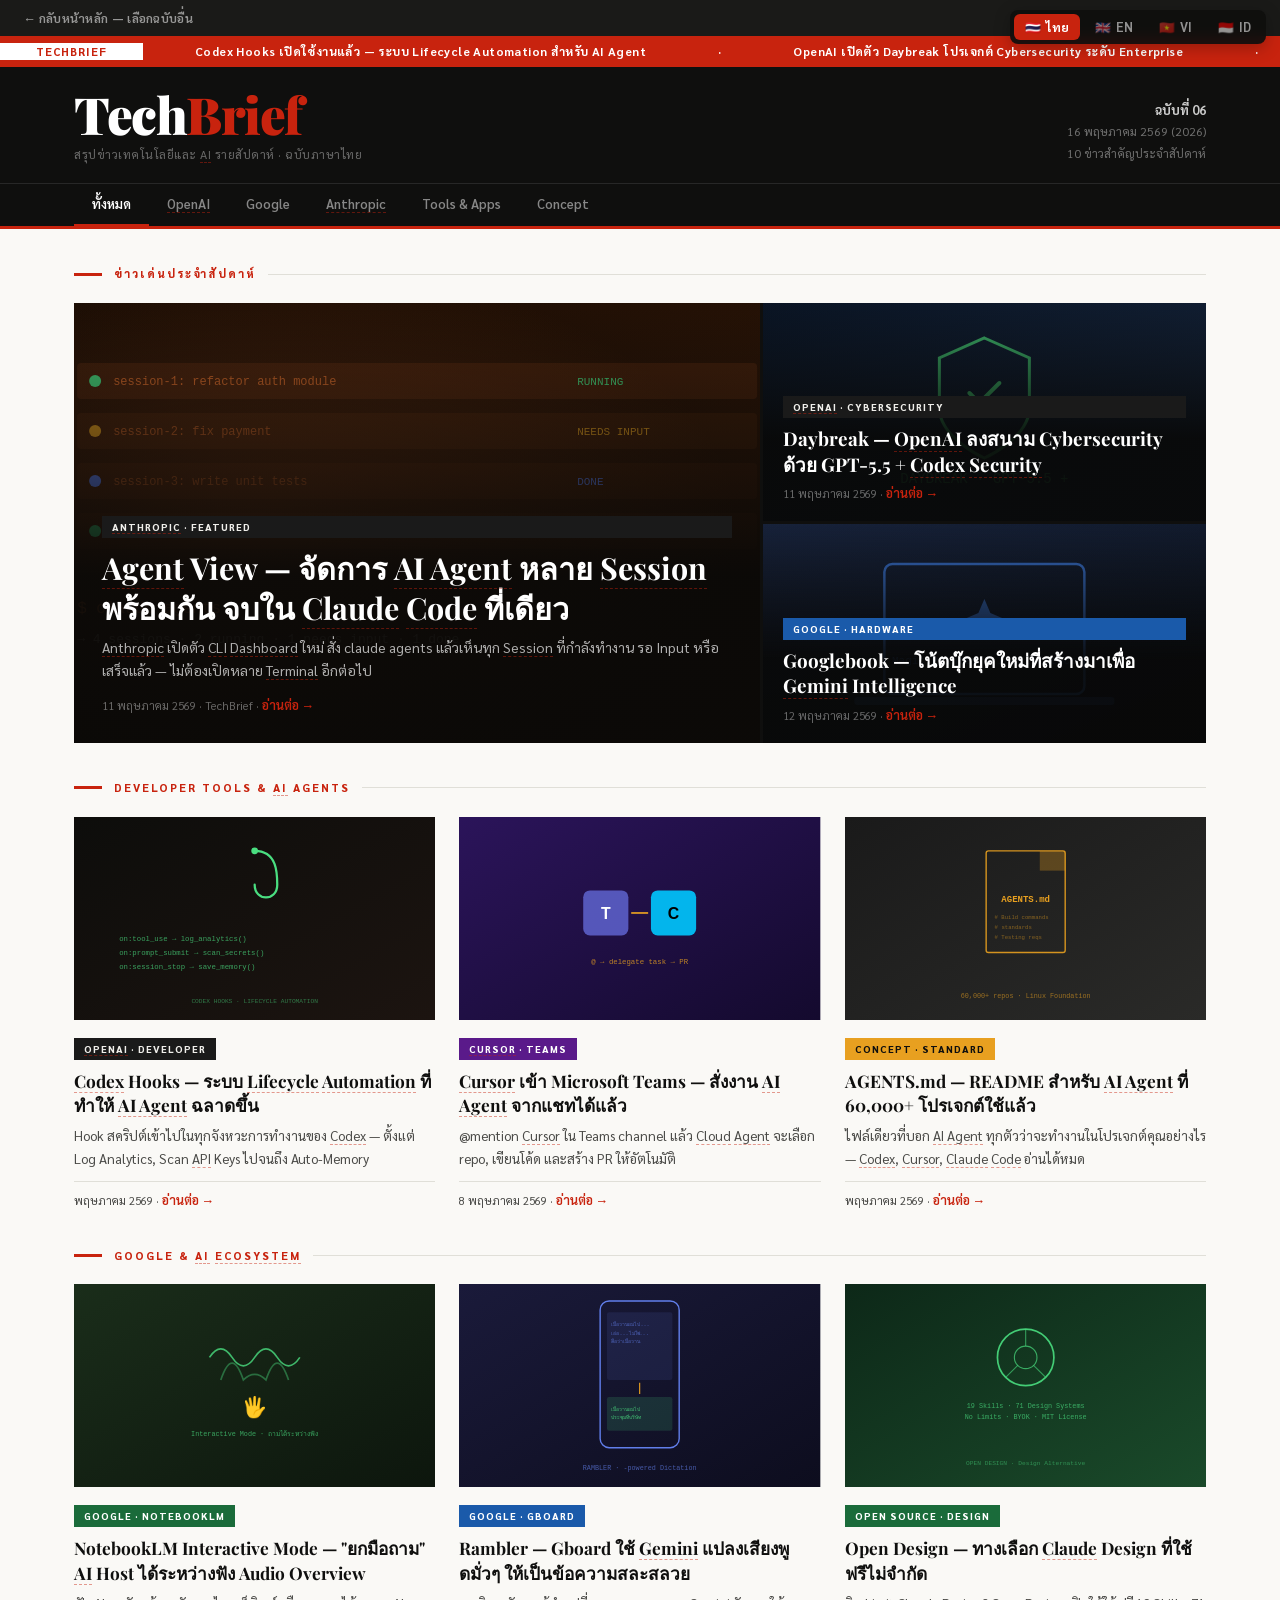
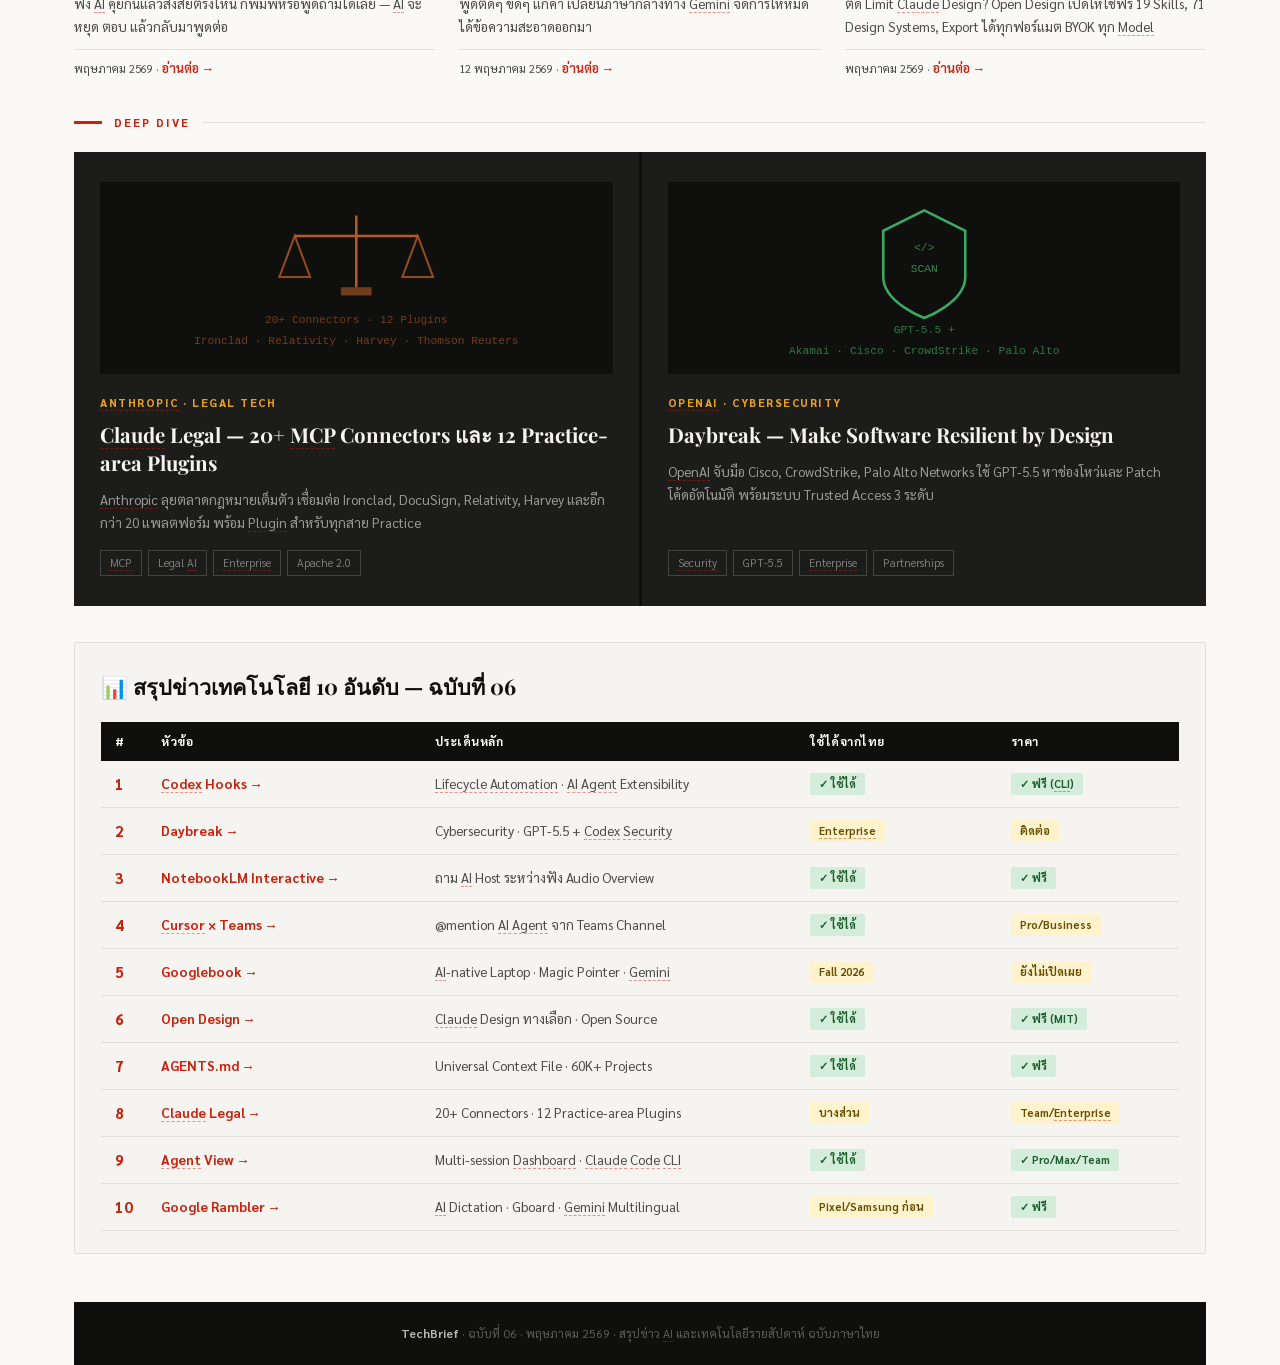
<file: AI-news_6.html>
<!DOCTYPE html>
<html lang="th">
<head>
<meta charset="UTF-8">
<meta name="viewport" content="width=device-width, initial-scale=1.0">
<title>TechBrief — สรุปข่าวเทคโนโลยีและ AI รายสัปดาห์</title>
<link href="https://fonts.googleapis.com/css2?family=Sarabun:ital,wght@0,300;0,400;0,600;0,700;0,800;1,400&family=Playfair+Display:wght@700;900&display=swap" rel="stylesheet">
<style>
*,*::before,*::after{box-sizing:border-box;margin:0;padding:0}
:root{
  --ink:#0f0f0e;--ink-2:#2a2a28;--ink-3:#4a4a47;
  --smoke:#f5f4f0;--paper:#faf9f6;--rule:#e0dfd8;
  --accent:#c8230e;--accent2:#e8a020;
  --serif:'Playfair Display',Georgia,serif;
  --sans:'Sarabun','Noto Sans Thai',sans-serif;
  --max:1180px;
}
html{font-size:16px}
body{background:var(--paper);color:var(--ink);font-family:var(--sans);line-height:1.6;-webkit-font-smoothing:antialiased}
a{color:inherit;text-decoration:none}

/* TICKER */
.ticker-wrap{background:var(--accent);overflow:hidden}
.ticker-inner{display:flex;align-items:center;padding:6px 0;white-space:nowrap;animation:ticker 55s linear infinite;font-size:12px;font-weight:700;color:#fff;letter-spacing:.4px}
.ticker-inner span{padding:0 36px}
.tlabel{background:#fff;color:var(--accent);font-size:11px;font-weight:800;padding:2px 10px;margin-right:16px;letter-spacing:1px;flex-shrink:0}
@keyframes ticker{0%{transform:translateX(0)}100%{transform:translateX(-50%)}}

/* HEADER */
.site-header{background:var(--ink);border-bottom:3px solid var(--accent)}
.masthead-inner{max-width:var(--max);margin:0 auto;padding:22px 24px 18px;display:flex;align-items:flex-end;justify-content:space-between;gap:24px}
.site-name{font-family:var(--serif);font-size:clamp(2rem,5vw,3.2rem);font-weight:900;color:#fff;letter-spacing:-1.5px;line-height:1}
.site-name em{color:var(--accent);font-style:normal}
.site-tagline{color:rgba(255,255,255,.38);font-size:12px;letter-spacing:.5px;margin-top:5px}
.site-meta{text-align:right;color:rgba(255,255,255,.4);font-size:12px;line-height:1.8}
.site-meta strong{color:rgba(255,255,255,.78);display:block;font-size:13px}

/* NAV TABS */
.site-nav{border-top:1px solid rgba(255,255,255,.1)}
.site-nav ul{max-width:var(--max);margin:0 auto;padding:0 24px;display:flex;list-style:none;overflow-x:auto}
.site-nav li a{display:block;padding:10px 18px;font-size:13px;font-weight:600;color:rgba(255,255,255,.5);border-bottom:2px solid transparent;transition:color .15s,border-color .15s;white-space:nowrap;cursor:pointer}
.site-nav li a:hover{color:rgba(255,255,255,.85)}
.site-nav li a.tab-active{color:#fff;border-bottom-color:var(--accent)}

/* PAGE LAYOUT */
.page-wrap{max-width:var(--max);margin:0 auto;padding:0 24px}

/* SECTION LABEL */
.section-label{display:flex;align-items:center;gap:12px;margin:36px 0 20px}
.section-label::before{content:'';width:28px;height:3px;background:var(--accent);flex-shrink:0}
.slabel-text{font-size:11px;font-weight:800;letter-spacing:2px;text-transform:uppercase;color:var(--accent)}
.section-label::after{content:'';flex:1;height:1px;background:var(--rule)}

/* CATEGORY CHIPS */
.chip{display:inline-block;font-size:10px;font-weight:800;letter-spacing:1px;padding:3px 10px;text-transform:uppercase}
.chip-red{background:var(--accent);color:#fff}
.chip-gold{background:var(--accent2);color:var(--ink)}
.chip-dark{background:rgba(255,255,255,.15);color:#fff}
.chip-slate{background:#1a1a1a;color:#f0efeb}
.chip-blue{background:#1a5aaa;color:#fff}
.chip-green{background:#1a6b3a;color:#fff}
.chip-purple{background:#5a1a8a;color:#fff}

/* HERO GRID */
.hero-grid{display:grid;grid-template-columns:1.55fr 1fr;gap:3px;background:var(--ink)}
@media(max-width:720px){.hero-grid{grid-template-columns:1fr}}
.hero-primary{position:relative;overflow:hidden;cursor:pointer}
.hero-primary svg.cover{width:100%;height:440px;display:block;transition:transform .5s ease-out}
.hero-primary:hover svg.cover{transform:scale(1.03)}
.hero-overlay{position:absolute;inset:0;background:linear-gradient(to top,rgba(8,8,7,.93) 38%,rgba(8,8,7,.15) 100%);display:flex;flex-direction:column;justify-content:flex-end;padding:28px}
.hero-primary .hl{font-family:var(--serif);font-size:clamp(1.3rem,2.8vw,1.9rem);font-weight:700;color:#fff;line-height:1.3;margin:10px 0 9px}
.hero-primary .dk{font-size:14px;color:rgba(255,255,255,.68);line-height:1.65;margin-bottom:12px}
.byline{font-size:11.5px;color:rgba(255,255,255,.38)}
.hero-stack{display:flex;flex-direction:column;gap:3px}
.hero-secondary{position:relative;overflow:hidden;flex:1;cursor:pointer;min-height:218px}
.hero-secondary svg.cover{width:100%;height:218px;display:block;transition:transform .5s ease-out}
.hero-secondary:hover svg.cover{transform:scale(1.04)}
.hero-secondary .hero-overlay{padding:18px 20px}
.hero-secondary .hl{font-family:var(--serif);font-size:clamp(1rem,1.7vw,1.18rem);font-weight:700;color:#fff;line-height:1.35;margin:8px 0 6px}

/* ARTICLE ROW */
.article-row{display:grid;grid-template-columns:repeat(3,1fr);gap:28px 24px;margin-bottom:14px}
@media(max-width:860px){.article-row{grid-template-columns:repeat(2,1fr)}}
@media(max-width:520px){.article-row{grid-template-columns:1fr}}
.article-card{cursor:pointer}
.thumb-wrap{overflow:hidden;aspect-ratio:16/9;margin-bottom:14px}
.thumb-wrap svg{width:100%;height:100%;display:block;transition:transform .45s ease-out}
.article-card:hover .thumb-wrap svg{transform:scale(1.05)}
.article-card .chip{margin-bottom:9px}
.article-card .hl{font-family:var(--serif);font-size:1.08rem;font-weight:700;line-height:1.4;color:var(--ink);margin-bottom:8px}
.article-card .excerpt{font-size:13.5px;color:var(--ink-3);line-height:1.7;margin-bottom:10px}
.article-card .byline{font-size:11.5px;color:var(--ink-3);border-top:1px solid var(--rule);padding-top:8px}

/* EXPLAINER DARK */
.explainer-grid{display:grid;grid-template-columns:1fr 1fr;gap:3px;background:var(--ink)}
@media(max-width:600px){.explainer-grid{grid-template-columns:1fr}}
.explainer-card{background:#1c1c1a;padding:30px 26px;cursor:pointer;transition:background .2s;display:flex;flex-direction:column}
.explainer-card:hover{background:#222220}
.explainer-card svg{width:100%;height:192px;display:block;margin-bottom:20px;opacity:.82;transition:opacity .3s}
.explainer-card:hover svg{opacity:1}
.kicker{font-size:11px;font-weight:800;letter-spacing:1.5px;text-transform:uppercase;color:var(--accent2);margin-bottom:10px}
.explainer-card .hl{font-family:var(--serif);font-size:1.28rem;font-weight:700;color:#f5f4f0;line-height:1.35;margin-bottom:12px}
.explainer-card .excerpt{font-size:13.5px;color:rgba(245,244,240,.58);line-height:1.7;margin-bottom:16px;flex:1}
.tag-row{display:flex;flex-wrap:wrap;gap:6px}
.tag{font-size:11px;color:rgba(245,244,240,.45);border:1px solid rgba(245,244,240,.18);padding:3px 9px;transition:.2s}
.explainer-card:hover .tag{border-color:rgba(245,244,240,.32);color:rgba(245,244,240,.68)}

/* SUMMARY TABLE */
.table-section{background:var(--smoke);border:1px solid var(--rule);padding:26px 26px 22px;margin-top:36px}
.table-section h2{font-family:var(--serif);font-size:1.35rem;font-weight:700;margin-bottom:18px}
table{width:100%;border-collapse:collapse;font-size:13.5px}
thead th{background:var(--ink);color:#fff;text-align:left;padding:10px 14px;font-weight:700;font-size:12px;letter-spacing:.5px}
tbody tr{border-bottom:1px solid var(--rule)}
tbody tr:hover{background:#edece6}
tbody td{padding:11px 14px;color:var(--ink-2);vertical-align:middle}
tbody td:first-child{font-weight:800;color:var(--accent);font-size:15px;width:36px}
.badge{display:inline-block;font-size:11px;font-weight:700;padding:2px 9px;border-radius:2px}
.yes{background:#d4edda;color:#1a5c2a}
.no{background:#f5e0e0;color:#6b1a1a}
.part{background:#fff3cd;color:#664d00}

/* FOOTER */
.site-footer{background:var(--ink);color:rgba(255,255,255,.32);text-align:center;font-size:12px;padding:22px;margin-top:48px}
.site-footer strong{color:rgba(255,255,255,.7)}

/* UTILS */
hr.rule{border:none;border-top:1px solid var(--rule);margin:36px 0}
.hidden-card{display:none!important}

/* HOVER LIFT */
.article-card,.hero-primary,.hero-secondary,.explainer-card{transition:transform .2s,box-shadow .2s}
.article-card:hover,.hero-primary:hover,.hero-secondary:hover{transform:translateY(-3px);box-shadow:0 8px 28px rgba(0,0,0,.14)}
.read-more{color:var(--accent);font-size:.8rem;font-weight:600}

/* ANIMATIONS */
@keyframes fadeUp{from{opacity:0;transform:translateY(14px)}to{opacity:1;transform:translateY(0)}}
.fu{animation:fadeUp .5s ease-out both}
.d1{animation-delay:.06s}.d2{animation-delay:.12s}.d3{animation-delay:.18s}

/* DETAIL VIEW */
#detail-view{min-height:100vh;background:var(--paper)}
.detail-topbar{background:var(--ink);padding:12px 32px;display:flex;align-items:center;gap:20px;position:sticky;top:0;z-index:100}
.back-btn{background:none;border:1px solid rgba(255,255,255,.3);color:white;padding:6px 16px;border-radius:4px;cursor:pointer;font-family:var(--sans);font-size:.85rem}
.back-btn:hover{background:rgba(255,255,255,.12)}
.site-name-sm{color:white;font-family:var(--serif);font-size:1.1rem;font-weight:700}
.site-name-sm em{color:var(--accent);font-style:normal}
.detail-inner{max-width:780px;margin:0 auto;padding:48px 24px 80px}
.detail-meta{display:flex;align-items:center;gap:12px;margin-bottom:24px}
.detail-meta .byline{color:var(--ink-3)}
.detail-hero-svg{width:100%;border-radius:10px;overflow:hidden;margin-bottom:36px;box-shadow:0 4px 24px rgba(0,0,0,.12)}
.detail-hero-svg svg{width:100%;height:auto;display:block}
.detail-headline{font-family:var(--serif);font-size:clamp(1.7rem,4vw,2.4rem);line-height:1.25;color:var(--ink);margin-bottom:8px}
.detail-section{margin-top:40px;padding-top:32px;border-top:1px solid var(--rule)}
.detail-section h2{font-family:var(--sans);font-size:.7rem;font-weight:700;letter-spacing:.1em;text-transform:uppercase;color:var(--accent);margin-bottom:14px}
.detail-section p{font-family:var(--sans);font-size:1.05rem;line-height:1.8;color:var(--ink-2)}
.detail-footer-link{display:inline-flex;align-items:center;gap:8px;margin-top:48px;padding:12px 24px;background:var(--ink);color:white;border-radius:6px;text-decoration:none;font-family:var(--sans);font-size:.9rem;font-weight:600}
.detail-footer-link:hover{opacity:.82}
/* HUB LINK */
.hub-link{background:#1a1a18;padding:8px 24px;display:flex;align-items:center}
.hub-link a{color:rgba(255,255,255,.55);font-size:12.5px;font-weight:600;text-decoration:none;font-family:var(--sans);letter-spacing:.3px;transition:color .15s}
.hub-link a:hover{color:#fff}
</style>
</head>
<body>

<div class="hub-link"><a href="index.html">&larr; กลับหน้าหลัก — เลือกฉบับอื่น</a></div>

<div id="index-view">

<!-- TICKER -->
<div class="ticker-wrap">
  <div class="ticker-inner">
    <span class="tlabel">TECHBRIEF</span>
    <span>Codex Hooks เปิดใช้งานแล้ว — ระบบ Lifecycle Automation สำหรับ AI Agent</span><span>·</span>
    <span>OpenAI เปิดตัว Daybreak โปรเจกต์ Cybersecurity ระดับ Enterprise</span><span>·</span>
    <span>NotebookLM เพิ่ม Interactive Mode ถาม-ตอบระหว่างฟัง Audio Overview</span><span>·</span>
    <span>Cursor เข้า Microsoft Teams สั่งงาน AI Agent จากแชทได้แล้ว</span><span>·</span>
    <span>Google เปิดตัว Googlebook โน้ตบุ๊ก AI-native พร้อม Magic Pointer</span><span>·</span>
    <span>Claude Legal อัปเดต 20+ MCP Connectors และ 12 Practice-area Plugins</span><span>·</span>
    <span>Anthropic เปิดตัว Agent View จัดการ Multi-session ใน Claude Code</span><span>·</span>
    <span>Google Rambler แปลงเสียงพูดมั่วๆ เป็นข้อความสละสลวยบน Gboard</span><span>·</span>
    <span class="tlabel">TECHBRIEF</span>
    <span>Codex Hooks เปิดใช้งานแล้ว — ระบบ Lifecycle Automation สำหรับ AI Agent</span><span>·</span>
    <span>OpenAI เปิดตัว Daybreak โปรเจกต์ Cybersecurity ระดับ Enterprise</span><span>·</span>
    <span>NotebookLM เพิ่ม Interactive Mode ถาม-ตอบระหว่างฟัง Audio Overview</span><span>·</span>
    <span>Cursor เข้า Microsoft Teams สั่งงาน AI Agent จากแชทได้แล้ว</span><span>·</span>
    <span>Google เปิดตัว Googlebook โน้ตบุ๊ก AI-native พร้อม Magic Pointer</span><span>·</span>
    <span>Claude Legal อัปเดต 20+ MCP Connectors และ 12 Practice-area Plugins</span><span>·</span>
    <span>Anthropic เปิดตัว Agent View จัดการ Multi-session ใน Claude Code</span><span>·</span>
    <span>Google Rambler แปลงเสียงพูดมั่วๆ เป็นข้อความสละสลวยบน Gboard</span><span>·</span>
  </div>
</div>

<!-- HEADER -->
<header class="site-header">
  <div class="masthead-inner">
    <div>
      <div class="site-name">Tech<em>Brief</em></div>
      <div class="site-tagline">สรุปข่าวเทคโนโลยีและ AI รายสัปดาห์ · ฉบับภาษาไทย</div>
    </div>
    <div class="site-meta">
      <strong>ฉบับที่ 06</strong>
      16 พฤษภาคม 2569 (2026)<br>
      10 ข่าวสำคัญประจำสัปดาห์
    </div>
  </div>
  <nav class="site-nav">
    <ul id="tab-list">
      <li><a href="#" data-filter="all" class="tab-active">ทั้งหมด</a></li>
      <li><a href="#" data-filter="openai">OpenAI</a></li>
      <li><a href="#" data-filter="google">Google</a></li>
      <li><a href="#" data-filter="anthropic">Anthropic</a></li>
      <li><a href="#" data-filter="tools">Tools &amp; Apps</a></li>
      <li><a href="#" data-filter="concept">Concept</a></li>
    </ul>
  </nav>
</header>

<div class="page-wrap">

<!-- SECTION LABEL -->
<div class="section-label">
  <span class="slabel-text">ข่าวเด่นประจำสัปดาห์</span>
</div>

<!-- HERO GRID -->
<section class="hero-grid" id="hero-grid">
  <article class="hero-primary fu" data-cat="anthropic" onclick="showDetail('agent-view')">
    <svg class="cover" viewBox="0 0 800 440" xmlns="http://www.w3.org/2000/svg" preserveAspectRatio="xMidYMid slice">
      <defs>
        <linearGradient id="av-bg" x1="0" y1="0" x2="1" y2="1">
          <stop offset="0%" stop-color="#1a0c03"/>
          <stop offset="100%" stop-color="#3d1c08"/>
        </linearGradient>
        <radialGradient id="av-glow" cx="0.3" cy="0.5" r="0.6">
          <stop offset="0%" stop-color="#d4692a" stop-opacity="0.3"/>
          <stop offset="100%" stop-color="#d4692a" stop-opacity="0"/>
        </radialGradient>
      </defs>
      <rect width="800" height="440" fill="url(#av-bg)"/>
      <rect width="800" height="440" fill="url(#av-glow)"/>
      <!-- Dashboard rows -->
      <g transform="translate(60,60)">
        <rect width="680" height="36" rx="4" fill="#d4692a" opacity="0.15"/>
        <circle cx="18" cy="18" r="6" fill="#4ade80"/>
        <text x="36" y="22" font-family="monospace" font-size="12" fill="#d4692a">session-1: refactor auth module</text>
        <text x="500" y="22" font-family="monospace" font-size="11" fill="#4ade80">RUNNING</text>
      </g>
      <g transform="translate(60,110)">
        <rect width="680" height="36" rx="4" fill="#d4692a" opacity="0.1"/>
        <circle cx="18" cy="18" r="6" fill="#e8a020"/>
        <text x="36" y="22" font-family="monospace" font-size="12" fill="#d4692a" opacity="0.8">session-2: fix payment API</text>
        <text x="500" y="22" font-family="monospace" font-size="11" fill="#e8a020">NEEDS INPUT</text>
      </g>
      <g transform="translate(60,160)">
        <rect width="680" height="36" rx="4" fill="#d4692a" opacity="0.08"/>
        <circle cx="18" cy="18" r="6" fill="#6a8aff"/>
        <text x="36" y="22" font-family="monospace" font-size="12" fill="#d4692a" opacity="0.7">session-3: write unit tests</text>
        <text x="500" y="22" font-family="monospace" font-size="11" fill="#6a8aff">DONE</text>
      </g>
      <g transform="translate(60,210)">
        <rect width="680" height="36" rx="4" fill="#d4692a" opacity="0.06"/>
        <circle cx="18" cy="18" r="6" fill="#4ade80"/>
        <text x="36" y="22" font-family="monospace" font-size="12" fill="#d4692a" opacity="0.6">session-4: deploy staging</text>
        <text x="500" y="22" font-family="monospace" font-size="11" fill="#4ade80">RUNNING</text>
      </g>
      <!-- Command -->
      <g transform="translate(60,310)">
        <text font-family="monospace" font-size="16" fill="#d4692a" opacity="0.9">$ claude agents</text>
        <text y="30" font-family="monospace" font-size="13" fill="#f5e6d8" opacity="0.5">→ 4 sessions · 2 running · 1 needs input · 1 done</text>
      </g>
    </svg>
    <div class="hero-overlay">
      <span class="chip chip-slate">Anthropic · Featured</span>
      <h1 class="hl">Agent View — จัดการ AI Agent หลาย Session พร้อมกัน จบใน Claude Code ที่เดียว</h1>
      <p class="dk">Anthropic เปิดตัว CLI Dashboard ใหม่ สั่ง claude agents แล้วเห็นทุก Session ที่กำลังทำงาน รอ Input หรือเสร็จแล้ว — ไม่ต้องเปิดหลาย Terminal อีกต่อไป</p>
      <div class="byline">11 พฤษภาคม 2569 · TechBrief · <span class="read-more">อ่านต่อ →</span></div>
    </div>
  </article>

  <div class="hero-stack">
    <article class="hero-secondary fu d1" data-cat="openai" onclick="showDetail('daybreak')">
      <svg class="cover" viewBox="0 0 500 218" xmlns="http://www.w3.org/2000/svg" preserveAspectRatio="xMidYMid slice">
        <defs>
          <linearGradient id="db-bg" x1="0" y1="0" x2="1" y2="1">
            <stop offset="0%" stop-color="#0a1628"/>
            <stop offset="100%" stop-color="#1a2d4a"/>
          </linearGradient>
        </defs>
        <rect width="500" height="218" fill="url(#db-bg)"/>
        <!-- Shield icon -->
        <g transform="translate(250,90)">
          <path d="M 0,-55 L 45,-35 L 45,15 C 45,45 0,65 0,65 C 0,65 -45,45 -45,15 L -45,-35 Z" fill="none" stroke="#4ade80" stroke-width="3" opacity="0.9"/>
          <path d="M -15,0 L -5,10 L 15,-10" stroke="#4ade80" stroke-width="4" fill="none" stroke-linecap="round"/>
        </g>
        <text x="250" y="180" text-anchor="middle" font-family="monospace" font-size="14" fill="#4ade80" opacity="0.8">DAYBREAK · GPT-5.5 + Codex Security</text>
      </svg>
      <div class="hero-overlay">
        <span class="chip chip-slate">OpenAI · Cybersecurity</span>
        <h2 class="hl">Daybreak — OpenAI ลงสนาม Cybersecurity ด้วย GPT-5.5 + Codex Security</h2>
        <div class="byline">11 พฤษภาคม 2569 · <span class="read-more">อ่านต่อ →</span></div>
      </div>
    </article>

    <article class="hero-secondary fu d2" data-cat="google" onclick="showDetail('googlebook')">
      <svg class="cover" viewBox="0 0 500 218" xmlns="http://www.w3.org/2000/svg" preserveAspectRatio="xMidYMid slice">
        <defs>
          <linearGradient id="gb-bg" x1="0" y1="0" x2="1" y2="1">
            <stop offset="0%" stop-color="#1a2744"/>
            <stop offset="100%" stop-color="#0d1522"/>
          </linearGradient>
        </defs>
        <rect width="500" height="218" fill="url(#gb-bg)"/>
        <!-- Laptop shape -->
        <g transform="translate(250,95)">
          <rect x="-100" y="-55" width="200" height="130" rx="8" fill="none" stroke="#4285f4" stroke-width="2.5" opacity="0.9"/>
          <rect x="-130" y="78" width="260" height="8" rx="3" fill="#4285f4" opacity="0.5"/>
          <!-- Gemini sparkle inside -->
          <path d="M 0,-20 L 6,-6 L 20,0 L 6,6 L 0,20 L -6,6 L -20,0 L -6,-6 Z" fill="#4285f4" opacity="0.85"/>
          <text y="45" text-anchor="middle" font-family="monospace" font-size="11" fill="#4285f4" opacity="0.7">Magic Pointer · Gemini Intelligence</text>
        </g>
      </svg>
      <div class="hero-overlay">
        <span class="chip chip-blue">Google · Hardware</span>
        <h2 class="hl">Googlebook — โน้ตบุ๊กยุคใหม่ที่สร้างมาเพื่อ Gemini Intelligence</h2>
        <div class="byline">12 พฤษภาคม 2569 · <span class="read-more">อ่านต่อ →</span></div>
      </div>
    </article>
  </div>
</section>

<!-- SECTION LABEL: Developer Tools -->
<div class="section-label">
  <span class="slabel-text">Developer Tools &amp; AI Agents</span>
</div>

<!-- ARTICLE ROW 1 -->
<section class="article-row">
  <article class="article-card fu" data-cat="openai" onclick="showDetail('codex-hooks')">
    <div class="thumb-wrap">
      <svg viewBox="0 0 640 360" xmlns="http://www.w3.org/2000/svg" preserveAspectRatio="xMidYMid slice">
        <defs>
          <linearGradient id="ch-bg" x1="0" y1="0" x2="1" y2="1">
            <stop offset="0%" stop-color="#0d0d0b"/>
            <stop offset="100%" stop-color="#1c1410"/>
          </linearGradient>
        </defs>
        <rect width="640" height="360" fill="url(#ch-bg)"/>
        <!-- Hook icon -->
        <g transform="translate(320,120)">
          <path d="M 0,-60 C 40,-60 40,-20 40,0 C 40,30 0,30 0,0" stroke="#4ade80" stroke-width="4" fill="none" stroke-linecap="round"/>
          <circle cx="0" cy="-60" r="6" fill="#4ade80"/>
        </g>
        <g font-family="monospace" font-size="13" fill="#4ade80" opacity="0.7">
          <text x="80" y="220">on:tool_use → log_analytics()</text>
          <text x="80" y="245">on:prompt_submit → scan_secrets()</text>
          <text x="80" y="270">on:session_stop → save_memory()</text>
        </g>
        <text x="320" y="330" text-anchor="middle" font-family="monospace" font-size="11" fill="#4ade80" opacity="0.5">CODEX HOOKS · LIFECYCLE AUTOMATION</text>
      </svg>
    </div>
    <span class="chip chip-slate">OpenAI · Developer</span>
    <h3 class="hl">Codex Hooks — ระบบ Lifecycle Automation ที่ทำให้ AI Agent ฉลาดขึ้น</h3>
    <p class="excerpt">Hook สคริปต์เข้าไปในทุกจังหวะการทำงานของ Codex — ตั้งแต่ Log Analytics, Scan API Keys ไปจนถึง Auto-Memory</p>
    <div class="byline">พฤษภาคม 2569 · <span class="read-more">อ่านต่อ →</span></div>
  </article>

  <article class="article-card fu d1" data-cat="tools" onclick="showDetail('cursor-teams')">
    <div class="thumb-wrap">
      <svg viewBox="0 0 640 360" xmlns="http://www.w3.org/2000/svg" preserveAspectRatio="xMidYMid slice">
        <defs>
          <linearGradient id="ct-bg" x1="0" y1="0" x2="1" y2="1">
            <stop offset="0%" stop-color="#2b145a"/>
            <stop offset="100%" stop-color="#140a2e"/>
          </linearGradient>
        </defs>
        <rect width="640" height="360" fill="url(#ct-bg)"/>
        <!-- Teams + Cursor icons -->
        <g transform="translate(220,130)">
          <rect width="80" height="80" rx="12" fill="#5b5fc7" opacity="0.9"/>
          <text x="40" y="50" text-anchor="middle" font-family="sans-serif" font-size="28" fill="#fff" font-weight="700">T</text>
        </g>
        <g transform="translate(340,130)">
          <rect width="80" height="80" rx="12" fill="#00c8ff" opacity="0.9"/>
          <text x="40" y="50" text-anchor="middle" font-family="sans-serif" font-size="28" fill="#000" font-weight="700">C</text>
        </g>
        <!-- Connection arrow -->
        <path d="M 305,170 L 335,170" stroke="#e8a020" stroke-width="3" fill="none" marker-end="url(#arr)"/>
        <text x="320" y="260" text-anchor="middle" font-family="monospace" font-size="13" fill="#e8a020" opacity="0.8">@Cursor → delegate task → PR</text>
      </svg>
    </div>
    <span class="chip chip-purple">Cursor · Teams</span>
    <h3 class="hl">Cursor เข้า Microsoft Teams — สั่งงาน AI Agent จากแชทได้แล้ว</h3>
    <p class="excerpt">@mention Cursor ใน Teams channel แล้ว Cloud Agent จะเลือก repo, เขียนโค้ด และสร้าง PR ให้อัตโนมัติ</p>
    <div class="byline">8 พฤษภาคม 2569 · <span class="read-more">อ่านต่อ →</span></div>
  </article>

  <article class="article-card fu d2" data-cat="concept" onclick="showDetail('agents-md')">
    <div class="thumb-wrap">
      <svg viewBox="0 0 640 360" xmlns="http://www.w3.org/2000/svg" preserveAspectRatio="xMidYMid slice">
        <defs>
          <linearGradient id="am-bg" x1="0" y1="0" x2="1" y2="1">
            <stop offset="0%" stop-color="#1a1a1a"/>
            <stop offset="100%" stop-color="#2a2a28"/>
          </linearGradient>
        </defs>
        <rect width="640" height="360" fill="url(#am-bg)"/>
        <!-- File icon -->
        <g transform="translate(250,60)">
          <rect width="140" height="180" rx="4" fill="none" stroke="#e8a020" stroke-width="2.5" opacity="0.9"/>
          <path d="M 95,0 L 140,0 L 140,35 L 95,35 Z" fill="#e8a020" opacity="0.3"/>
          <text x="70" y="90" text-anchor="middle" font-family="monospace" font-size="16" fill="#e8a020" font-weight="700">AGENTS.md</text>
          <g font-family="monospace" font-size="10" fill="#e8a020" opacity="0.5">
            <text x="15" y="120"># Build commands</text>
            <text x="15" y="138"># Code standards</text>
            <text x="15" y="156"># Testing reqs</text>
          </g>
        </g>
        <text x="320" y="320" text-anchor="middle" font-family="monospace" font-size="12" fill="#e8a020" opacity="0.6">60,000+ repos · Linux Foundation</text>
      </svg>
    </div>
    <span class="chip chip-gold">Concept · Standard</span>
    <h3 class="hl">AGENTS.md — README สำหรับ AI Agent ที่ 60,000+ โปรเจกต์ใช้แล้ว</h3>
    <p class="excerpt">ไฟล์เดียวที่บอก AI Agent ทุกตัวว่าจะทำงานในโปรเจกต์คุณอย่างไร — Codex, Cursor, Claude Code อ่านได้หมด</p>
    <div class="byline">พฤษภาคม 2569 · <span class="read-more">อ่านต่อ →</span></div>
  </article>
</section>

<!-- SECTION LABEL: Google & AI -->
<div class="section-label">
  <span class="slabel-text">Google &amp; AI Ecosystem</span>
</div>

<!-- ARTICLE ROW 2 -->
<section class="article-row">
  <article class="article-card fu" data-cat="google" onclick="showDetail('notebooklm-interactive')">
    <div class="thumb-wrap">
      <svg viewBox="0 0 640 360" xmlns="http://www.w3.org/2000/svg" preserveAspectRatio="xMidYMid slice">
        <defs>
          <linearGradient id="nl-bg" x1="0" y1="0" x2="1" y2="1">
            <stop offset="0%" stop-color="#1a2d1a"/>
            <stop offset="100%" stop-color="#0d160d"/>
          </linearGradient>
        </defs>
        <rect width="640" height="360" fill="url(#nl-bg)"/>
        <!-- Audio waves -->
        <g transform="translate(320,130)" stroke="#4ade80" stroke-width="3" fill="none" opacity="0.8">
          <path d="M -80,0 Q -60,-30 -40,0 Q -20,30 0,0 Q 20,-30 40,0 Q 60,30 80,0"/>
          <path d="M -60,40 Q -40,-20 -20,40 Q 0,20 20,40 Q 40,-20 60,40" opacity="0.5"/>
        </g>
        <!-- Hand raise icon -->
        <g transform="translate(320,230)">
          <text text-anchor="middle" font-size="36">🖐️</text>
          <text y="40" text-anchor="middle" font-family="monospace" font-size="12" fill="#4ade80" opacity="0.7">Interactive Mode · ถามได้ระหว่างฟัง</text>
        </g>
      </svg>
    </div>
    <span class="chip chip-green">Google · NotebookLM</span>
    <h3 class="hl">NotebookLM Interactive Mode — "ยกมือถาม" AI Host ได้ระหว่างฟัง Audio Overview</h3>
    <p class="excerpt">ฟัง AI คุยกันแล้วสงสัยตรงไหน ก็พิมพ์หรือพูดถามได้เลย — AI จะหยุด ตอบ แล้วกลับมาพูดต่อ</p>
    <div class="byline">พฤษภาคม 2569 · <span class="read-more">อ่านต่อ →</span></div>
  </article>

  <article class="article-card fu d1" data-cat="google" onclick="showDetail('rambler')">
    <div class="thumb-wrap">
      <svg viewBox="0 0 640 360" xmlns="http://www.w3.org/2000/svg" preserveAspectRatio="xMidYMid slice">
        <defs>
          <linearGradient id="rb-bg" x1="0" y1="0" x2="1" y2="1">
            <stop offset="0%" stop-color="#1a1a3a"/>
            <stop offset="100%" stop-color="#0d0d1e"/>
          </linearGradient>
        </defs>
        <rect width="640" height="360" fill="url(#rb-bg)"/>
        <!-- Phone with keyboard -->
        <g transform="translate(250,30)">
          <rect width="140" height="260" rx="16" fill="none" stroke="#6a8aff" stroke-width="2.5" opacity="0.9"/>
          <!-- Text area -->
          <rect x="12" y="20" width="116" height="120" rx="4" fill="#6a8aff" opacity="0.1"/>
          <g font-family="monospace" font-size="9" fill="#6a8aff" opacity="0.6">
            <text x="20" y="45">เมื่อวานผมไป...</text>
            <text x="20" y="60">เอ่อ...ไม่ใช่...</text>
            <text x="20" y="75">คือว่าเมื่อวาน</text>
          </g>
          <!-- Arrow -->
          <path d="M 70,145 L 70,165" stroke="#e8a020" stroke-width="2" fill="none" marker-end="url(#arr2)"/>
          <!-- Clean output -->
          <rect x="12" y="170" width="116" height="60" rx="4" fill="#4ade80" opacity="0.15"/>
          <g font-family="monospace" font-size="9" fill="#4ade80" opacity="0.8">
            <text x="20" y="195">เมื่อวานผมไป</text>
            <text x="20" y="210">ประชุมที่บริษัท</text>
          </g>
        </g>
        <text x="320" y="330" text-anchor="middle" font-family="monospace" font-size="12" fill="#6a8aff" opacity="0.6">RAMBLER · Gemini-powered Dictation</text>
      </svg>
    </div>
    <span class="chip chip-blue">Google · Gboard</span>
    <h3 class="hl">Rambler — Gboard ใช้ Gemini แปลงเสียงพูดมั่วๆ ให้เป็นข้อความสละสลวย</h3>
    <p class="excerpt">พูดติดๆ ขัดๆ แก้คำ เปลี่ยนภาษากลางทาง Gemini จัดการให้หมด ได้ข้อความสะอาดออกมา</p>
    <div class="byline">12 พฤษภาคม 2569 · <span class="read-more">อ่านต่อ →</span></div>
  </article>

  <article class="article-card fu d2" data-cat="tools" onclick="showDetail('open-design')">
    <div class="thumb-wrap">
      <svg viewBox="0 0 640 360" xmlns="http://www.w3.org/2000/svg" preserveAspectRatio="xMidYMid slice">
        <defs>
          <linearGradient id="od-bg" x1="0" y1="0" x2="1" y2="1">
            <stop offset="0%" stop-color="#0d2818"/>
            <stop offset="100%" stop-color="#1a4a2a"/>
          </linearGradient>
        </defs>
        <rect width="640" height="360" fill="url(#od-bg)"/>
        <!-- Open source icon -->
        <g transform="translate(320,130)">
          <circle r="50" fill="none" stroke="#4ade80" stroke-width="3" opacity="0.9"/>
          <circle r="20" fill="none" stroke="#4ade80" stroke-width="2" opacity="0.7"/>
          <path d="M 0,-50 L 0,-20 M 35,35 L 14,14 M -35,35 L -14,14" stroke="#4ade80" stroke-width="2" opacity="0.6"/>
        </g>
        <g font-family="monospace" font-size="12" fill="#4ade80" opacity="0.7">
          <text x="320" y="220" text-anchor="middle">19 Skills · 71 Design Systems</text>
          <text x="320" y="240" text-anchor="middle">No Limits · BYOK · MIT License</text>
        </g>
        <text x="320" y="320" text-anchor="middle" font-family="monospace" font-size="11" fill="#4ade80" opacity="0.5">OPEN DESIGN · Claude Design Alternative</text>
      </svg>
    </div>
    <span class="chip chip-green">Open Source · Design</span>
    <h3 class="hl">Open Design — ทางเลือก Claude Design ที่ใช้ฟรีไม่จำกัด</h3>
    <p class="excerpt">ติด Limit Claude Design? Open Design เปิดให้ใช้ฟรี 19 Skills, 71 Design Systems, Export ได้ทุกฟอร์แมต BYOK ทุก Model</p>
    <div class="byline">พฤษภาคม 2569 · <span class="read-more">อ่านต่อ →</span></div>
  </article>
</section>

<!-- EXPLAINER SECTION -->
<div class="section-label">
  <span class="slabel-text">Deep Dive</span>
</div>

<section class="explainer-grid">
  <article class="explainer-card" data-cat="anthropic" onclick="showDetail('claude-legal')">
    <svg viewBox="0 0 500 192" xmlns="http://www.w3.org/2000/svg" preserveAspectRatio="xMidYMid slice">
      <rect width="500" height="192" fill="#0d0d0b"/>
      <!-- Scales of justice -->
      <g transform="translate(250,85)">
        <line x1="0" y1="-50" x2="0" y2="20" stroke="#d4692a" stroke-width="2.5"/>
        <line x1="-60" y1="-30" x2="60" y2="-30" stroke="#d4692a" stroke-width="2.5"/>
        <path d="M -60,-30 L -75,10 L -45,10 Z" fill="none" stroke="#d4692a" stroke-width="2" opacity="0.8"/>
        <path d="M 60,-30 L 45,10 L 75,10 Z" fill="none" stroke="#d4692a" stroke-width="2" opacity="0.8"/>
        <rect x="-15" y="20" width="30" height="8" fill="#d4692a" opacity="0.6"/>
      </g>
      <g font-family="monospace" font-size="11" fill="#d4692a" opacity="0.6">
        <text x="250" y="140" text-anchor="middle">20+ MCP Connectors · 12 Plugins</text>
        <text x="250" y="160" text-anchor="middle">Ironclad · Relativity · Harvey · Thomson Reuters</text>
      </g>
    </svg>
    <div class="kicker">Anthropic · Legal Tech</div>
    <h3 class="hl">Claude Legal — 20+ MCP Connectors และ 12 Practice-area Plugins</h3>
    <p class="excerpt">Anthropic ลุยตลาดกฎหมายเต็มตัว เชื่อมต่อ Ironclad, DocuSign, Relativity, Harvey และอีกกว่า 20 แพลตฟอร์ม พร้อม Plugin สำหรับทุกสาย Practice</p>
    <div class="tag-row">
      <span class="tag">MCP</span>
      <span class="tag">Legal AI</span>
      <span class="tag">Enterprise</span>
      <span class="tag">Apache 2.0</span>
    </div>
  </article>

  <article class="explainer-card" data-cat="openai" onclick="showDetail('daybreak')">
    <svg viewBox="0 0 500 192" xmlns="http://www.w3.org/2000/svg" preserveAspectRatio="xMidYMid slice">
      <rect width="500" height="192" fill="#0d0d0b"/>
      <!-- Shield with code -->
      <g transform="translate(250,80)">
        <path d="M 0,-50 L 40,-30 L 40,15 C 40,40 0,55 0,55 C 0,55 -40,40 -40,15 L -40,-30 Z" fill="none" stroke="#4ade80" stroke-width="2.5" opacity="0.9"/>
        <g font-family="monospace" font-size="11" fill="#4ade80" opacity="0.7">
          <text x="0" y="-10" text-anchor="middle">&lt;/&gt;</text>
          <text x="0" y="10" text-anchor="middle">SCAN</text>
        </g>
      </g>
      <g font-family="monospace" font-size="11" fill="#4ade80" opacity="0.6">
        <text x="250" y="150" text-anchor="middle">GPT-5.5 + Codex Security Agent</text>
        <text x="250" y="170" text-anchor="middle">Akamai · Cisco · CrowdStrike · Palo Alto</text>
      </g>
    </svg>
    <div class="kicker">OpenAI · Cybersecurity</div>
    <h3 class="hl">Daybreak — Make Software Resilient by Design</h3>
    <p class="excerpt">OpenAI จับมือ Cisco, CrowdStrike, Palo Alto Networks ใช้ GPT-5.5 หาช่องโหว่และ Patch โค้ดอัตโนมัติ พร้อมระบบ Trusted Access 3 ระดับ</p>
    <div class="tag-row">
      <span class="tag">Security</span>
      <span class="tag">GPT-5.5</span>
      <span class="tag">Enterprise</span>
      <span class="tag">Partnerships</span>
    </div>
  </article>
</section>

<!-- SUMMARY TABLE -->
<section class="table-section">
  <h2>📊 สรุปข่าวเทคโนโลยี 10 อันดับ — ฉบับที่ 06</h2>
  <table>
    <thead>
      <tr>
        <th>#</th>
        <th>หัวข้อ</th>
        <th>ประเด็นหลัก</th>
        <th>ใช้ได้จากไทย</th>
        <th>ราคา</th>
      </tr>
    </thead>
    <tbody>
      <tr>
        <td>1</td>
        <td><strong onclick="showDetail('codex-hooks')" style="cursor:pointer;color:var(--accent)">Codex Hooks →</strong></td>
        <td style="color:#4a4a47">Lifecycle Automation · AI Agent Extensibility</td>
        <td><span class="badge yes">✓ ใช้ได้</span></td>
        <td><span class="badge yes">✓ ฟรี (CLI)</span></td>
      </tr>
      <tr>
        <td>2</td>
        <td><strong onclick="showDetail('daybreak')" style="cursor:pointer;color:var(--accent)">Daybreak →</strong></td>
        <td style="color:#4a4a47">Cybersecurity · GPT-5.5 + Codex Security</td>
        <td><span class="badge part">Enterprise</span></td>
        <td><span class="badge part">ติดต่อ</span></td>
      </tr>
      <tr>
        <td>3</td>
        <td><strong onclick="showDetail('notebooklm-interactive')" style="cursor:pointer;color:var(--accent)">NotebookLM Interactive →</strong></td>
        <td style="color:#4a4a47">ถาม AI Host ระหว่างฟัง Audio Overview</td>
        <td><span class="badge yes">✓ ใช้ได้</span></td>
        <td><span class="badge yes">✓ ฟรี</span></td>
      </tr>
      <tr>
        <td>4</td>
        <td><strong onclick="showDetail('cursor-teams')" style="cursor:pointer;color:var(--accent)">Cursor × Teams →</strong></td>
        <td style="color:#4a4a47">@mention AI Agent จาก Teams Channel</td>
        <td><span class="badge yes">✓ ใช้ได้</span></td>
        <td><span class="badge part">Pro/Business</span></td>
      </tr>
      <tr>
        <td>5</td>
        <td><strong onclick="showDetail('googlebook')" style="cursor:pointer;color:var(--accent)">Googlebook →</strong></td>
        <td style="color:#4a4a47">AI-native Laptop · Magic Pointer · Gemini</td>
        <td><span class="badge part">Fall 2026</span></td>
        <td><span class="badge part">ยังไม่เปิดเผย</span></td>
      </tr>
      <tr>
        <td>6</td>
        <td><strong onclick="showDetail('open-design')" style="cursor:pointer;color:var(--accent)">Open Design →</strong></td>
        <td style="color:#4a4a47">Claude Design ทางเลือก · Open Source</td>
        <td><span class="badge yes">✓ ใช้ได้</span></td>
        <td><span class="badge yes">✓ ฟรี (MIT)</span></td>
      </tr>
      <tr>
        <td>7</td>
        <td><strong onclick="showDetail('agents-md')" style="cursor:pointer;color:var(--accent)">AGENTS.md →</strong></td>
        <td style="color:#4a4a47">Universal Context File · 60K+ Projects</td>
        <td><span class="badge yes">✓ ใช้ได้</span></td>
        <td><span class="badge yes">✓ ฟรี</span></td>
      </tr>
      <tr>
        <td>8</td>
        <td><strong onclick="showDetail('claude-legal')" style="cursor:pointer;color:var(--accent)">Claude Legal →</strong></td>
        <td style="color:#4a4a47">20+ Connectors · 12 Practice-area Plugins</td>
        <td><span class="badge part">บางส่วน</span></td>
        <td><span class="badge part">Team/Enterprise</span></td>
      </tr>
      <tr>
        <td>9</td>
        <td><strong onclick="showDetail('agent-view')" style="cursor:pointer;color:var(--accent)">Agent View →</strong></td>
        <td style="color:#4a4a47">Multi-session Dashboard · Claude Code CLI</td>
        <td><span class="badge yes">✓ ใช้ได้</span></td>
        <td><span class="badge yes">✓ Pro/Max/Team</span></td>
      </tr>
      <tr>
        <td>10</td>
        <td><strong onclick="showDetail('rambler')" style="cursor:pointer;color:var(--accent)">Google Rambler →</strong></td>
        <td style="color:#4a4a47">AI Dictation · Gboard · Gemini Multilingual</td>
        <td><span class="badge part">Pixel/Samsung ก่อน</span></td>
        <td><span class="badge yes">✓ ฟรี</span></td>
      </tr>
    </tbody>
  </table>
</section>

<!-- FOOTER -->
<footer class="site-footer">
  <strong>TechBrief</strong> · ฉบับที่ 06 · พฤษภาคม 2569 · สรุปข่าว AI และเทคโนโลยีรายสัปดาห์ ฉบับภาษาไทย
</footer>

</div><!-- /page-wrap -->
</div><!-- /index-view -->


<div id="detail-view" style="display:none">
  <div class="detail-topbar">
    <button onclick="showIndex()" class="back-btn">← กลับหน้าหลัก</button>
    <span class="site-name-sm">Tech<em>Brief</em></span>
  </div>
  <div id="detail-content"></div>
</div>

<script>
var articles = {

'codex-hooks': {
  cat:'openai', chip:'chip-slate', label:'OpenAI · Developer',
  headline:'Codex Hooks — ระบบ Lifecycle Automation ที่ทำให้ AI Agent ฉลาดขึ้น',
  date:'พฤษภาคม 2569', source:'TechBrief',
  svgHero:`<svg viewBox="0 0 1200 500" xmlns="http://www.w3.org/2000/svg">
    <defs>
      <linearGradient id="dh-ch" x1="0" y1="0" x2="1" y2="1">
        <stop offset="0%" stop-color="#0d0d0b"/>
        <stop offset="100%" stop-color="#1c1410"/>
      </linearGradient>
    </defs>
    <rect width="1200" height="500" fill="url(#dh-ch)"/>
    <g transform="translate(600,120)">
      <path d="M 0,-80 C 60,-80 60,-20 60,0 C 60,40 0,40 0,0" stroke="#4ade80" stroke-width="5" fill="none" stroke-linecap="round"/>
      <circle cx="0" cy="-80" r="8" fill="#4ade80"/>
    </g>
    <g font-family="monospace" font-size="16" fill="#4ade80">
      <text x="100" y="280">// Lifecycle Events:</text>
      <text x="100" y="310" opacity="0.8">on:tool_use       → custom_logging()</text>
      <text x="100" y="340" opacity="0.7">on:prompt_submit  → scan_api_keys()</text>
      <text x="100" y="370" opacity="0.6">on:session_stop   → summarize_to_memory()</text>
      <text x="100" y="400" opacity="0.5">on:before_tool    → validate_permissions()</text>
    </g>
    <text x="600" y="460" text-anchor="middle" font-family="'Playfair Display',serif" font-size="24" fill="#4ade80" opacity="0.8">"Inject your scripts into the agentic loop"</text>
  </svg>`,
  body:`
    <section class="detail-section">
      <h2>ทำอะไรได้บ้าง</h2>
      <p>Codex Hooks คือระบบ Extensibility ใหม่ของ OpenAI Codex ที่ให้คุณ "Hook" สคริปต์ของตัวเองเข้าไปในทุกจังหวะการทำงานของ AI Agent ได้ เช่น ก่อน/หลังใช้ Tool, ตอนส่ง Prompt หรือเมื่อ Session จบ ทำให้สามารถส่ง Conversation ไปยังระบบ Analytics, สแกน Prompt เพื่อบล็อก API Key ที่ถูกวางมาโดยไม่ตั้งใจ หรือสรุป Conversation เพื่อสร้าง Persistent Memory อัตโนมัติ ใช้คำสั่ง <code>/hooks</code> ใน CLI เพื่อดู hook ที่ติดตั้ง, Review hook ใหม่, Trust หรือ Disable ได้ทันที</p>
    </section>
    <section class="detail-section">
      <h2>วิธีเข้าใช้งาน</h2>
      <p>Hooks พร้อมใช้งานแล้วใน Codex CLI เวอร์ชันล่าสุด (GA) ใช้ได้ฟรีสำหรับทุกคนที่ติดตั้ง Codex CLI ไม่ว่าจะอยู่ในแผน ChatGPT Plus หรือ API สามารถเขียน Hook Script เป็น Shell Script หรือภาษาอื่นที่รันจาก CLI ได้ ใช้งานได้จากทุกที่รวมถึงประเทศไทย เพราะเป็น Local CLI Tool</p>
    </section>
    <section class="detail-section">
      <h2>ทำไมต้องสนใจ</h2>
      <p>Hooks เปลี่ยน Codex จาก "AI ที่เขียนโค้ดให้" เป็น "Platform ที่ customize ได้ทุกอย่าง" — คล้ายกับที่ Claude Code มี Hooks เช่นกัน นี่คือสงครามของ Developer Experience ที่ OpenAI ไม่ยอมให้ Anthropic นำหน้า สำหรับทีมที่ต้องการ Audit Trail, Security Scanning หรือ Auto-documentation ระบบนี้คือ Game Changer</p>
    </section>
  `,
  link:'https://developers.openai.com/codex/hooks'
},

'daybreak': {
  cat:'openai', chip:'chip-slate', label:'OpenAI · Cybersecurity',
  headline:'Daybreak — OpenAI ลงสนาม Cybersecurity ด้วย GPT-5.5 + Codex Security',
  date:'11 พฤษภาคม 2569', source:'TechBrief',
  svgHero:`<svg viewBox="0 0 1200 500" xmlns="http://www.w3.org/2000/svg">
    <defs>
      <linearGradient id="dh-db" x1="0" y1="0" x2="1" y2="1">
        <stop offset="0%" stop-color="#0a1628"/>
        <stop offset="100%" stop-color="#1a2d4a"/>
      </linearGradient>
    </defs>
    <rect width="1200" height="500" fill="url(#dh-db)"/>
    <g transform="translate(600,180)">
      <path d="M 0,-100 L 80,-60 L 80,30 C 80,80 0,110 0,110 C 0,110 -80,80 -80,30 L -80,-60 Z" fill="none" stroke="#4ade80" stroke-width="4" opacity="0.9"/>
      <path d="M -25,0 L -10,15 L 25,-15" stroke="#4ade80" stroke-width="5" fill="none" stroke-linecap="round"/>
    </g>
    <g font-family="monospace" font-size="15" fill="#4ade80">
      <text x="100" y="360">Trusted Access Levels:</text>
      <text x="100" y="390" opacity="0.8">Level 1: GPT-5.5 → General Enterprise</text>
      <text x="100" y="415" opacity="0.7">Level 2: Trusted Cyber → Secure Code Review</text>
      <text x="100" y="440" opacity="0.6">Level 3: GPT-5.5-Cyber → Red Team / Pentest</text>
    </g>
    <g font-family="monospace" font-size="12" fill="#4ade80" opacity="0.5">
      <text x="700" y="380">Partners: Akamai · Cisco · Cloudflare</text>
      <text x="700" y="400">CrowdStrike · Fortinet · Oracle</text>
      <text x="700" y="420">Palo Alto Networks · Zscaler</text>
    </g>
  </svg>`,
  body:`
    <section class="detail-section">
      <h2>ทำอะไรได้บ้าง</h2>
      <p>Daybreak คือโปรเจกต์ Cybersecurity ใหม่ของ OpenAI ที่ประกาศเมื่อ 11 พฤษภาคม 2569 มีเป้าหมายทำให้ซอฟต์แวร์ "Resilient by Design" โดยใช้ GPT-5.5 ร่วมกับ Codex Security Agent เพื่อค้นหาและแก้ไขช่องโหว่, สร้าง Threat Model จาก Code Repository, วิเคราะห์ Log หาร่องรอยการโจมตี และทำ Patch Validation อัตโนมัติ ระบบแบ่ง Access เป็น 3 ระดับตามความเสี่ยง</p>
    </section>
    <section class="detail-section">
      <h2>วิธีเข้าใช้งาน</h2>
      <p>GPT-5.5 ใช้ได้สำหรับ Enterprise และ Developer ทั่วไป ส่วน "Trusted Access for Cyber" ต้องผ่านการ Verify ตัวตน สำหรับงาน Red Team จะต้องใช้ GPT-5.5-Cyber ที่มี Identity Verification ขั้นสูง ปัจจุบันเปิดให้พาร์ตเนอร์อย่าง Cisco, CrowdStrike, Palo Alto Networks ใช้ก่อน</p>
    </section>
    <section class="detail-section">
      <h2>ทำไมต้องสนใจ</h2>
      <p>นี่คือการตอบโต้ Anthropic โดยตรง หลังจาก Anthropic เปิดตัว AI สำหรับค้นหาช่องโหว่ก่อนหน้า OpenAI ตอบกลับด้วยการดึงพาร์ตเนอร์ระดับโลกเข้ามาเป็นฐาน ถือเป็นสัญญาณว่า AI Cybersecurity กำลังจะกลายเป็นสนามรบใหม่ของ Big Tech — และ Developer ไทยที่ทำงานด้าน Security ควรจับตามองเพราะเครื่องมือเหล่านี้จะเปลี่ยนวิธีทำ Code Review ไปตลอดกาล</p>
    </section>
  `,
  link:'https://openai.com/daybreak/'
},

'notebooklm-interactive': {
  cat:'google', chip:'chip-green', label:'Google · NotebookLM',
  headline:'NotebookLM Interactive Mode — "ยกมือถาม" AI Host ได้ระหว่างฟัง Audio Overview',
  date:'พฤษภาคม 2569', source:'TechBrief',
  svgHero:`<svg viewBox="0 0 1200 500" xmlns="http://www.w3.org/2000/svg">
    <defs>
      <linearGradient id="dh-nl" x1="0" y1="0" x2="1" y2="1">
        <stop offset="0%" stop-color="#1a2d1a"/>
        <stop offset="100%" stop-color="#0d160d"/>
      </linearGradient>
    </defs>
    <rect width="1200" height="500" fill="url(#dh-nl)"/>
    <g transform="translate(600,150)" stroke="#4ade80" stroke-width="4" fill="none">
      <path d="M -150,0 Q -110,-50 -70,0 Q -30,50 10,0 Q 50,-50 90,0 Q 130,50 170,0" opacity="0.9"/>
      <path d="M -120,60 Q -80,-30 -40,60 Q 0,30 40,60 Q 80,-30 120,60" opacity="0.5"/>
    </g>
    <g transform="translate(600,280)">
      <text text-anchor="middle" font-size="60" fill="#4ade80" opacity="0.4">🖐️</text>
      <text y="60" text-anchor="middle" font-family="monospace" font-size="16" fill="#4ade80" opacity="0.85">"ช่วยอธิบายตรงนี้เพิ่มเติมได้ไหม?"</text>
      <text y="90" text-anchor="middle" font-family="monospace" font-size="13" fill="#4ade80" opacity="0.5">→ AI หยุด · ตอบคำถาม · กลับมาพูดต่อ</text>
    </g>
  </svg>`,
  body:`
    <section class="detail-section">
      <h2>ทำอะไรได้บ้าง</h2>
      <p>Interactive Mode คือฟีเจอร์ใหม่ของ NotebookLM ที่ให้คุณ "ยกมือถาม" ระหว่างที่ AI Host กำลังพูดคุยสรุปเนื้อหาใน Audio Overview ได้ เช่น ถ้า AI กำลังพูดเรื่องเศรษฐศาสตร์แล้วคุณอยากรู้ลึกเรื่อง GDP ก็พิมพ์หรือพูดถามได้เลย AI จะหยุด ตอบคำถามโดยอ้างอิงจาก Source ที่อัปโหลด แล้วกลับมาพูดต่อจากจุดเดิม นอกจากนี้ยังรองรับ 80+ ภาษา และเลือกฟอร์แมตได้ทั้ง Deep Dive, Brief, Critique และ Debate</p>
    </section>
    <section class="detail-section">
      <h2>วิธีเข้าใช้งาน</h2>
      <p>ใช้งานฟรีผ่าน <a href="https://notebooklm.google" target="_blank" rel="noopener" style="color:var(--accent)">notebooklm.google</a> ใช้ได้จากประเทศไทย เพียงมี Google Account เข้าไปอัปโหลด Source (PDF, เว็บ, วิดีโอ) แล้วกด Generate Audio Overview ระบบจะสร้าง Podcast-style Summary ให้ แล้วเปิด Interactive Mode เพื่อถาม-ตอบระหว่างฟังได้ทันที</p>
    </section>
    <section class="detail-section">
      <h2>ทำไมต้องสนใจ</h2>
      <p>NotebookLM เปลี่ยนการ "ฟัง" จาก Passive เป็น Active — ไม่ต้องกรอกลับหรือหยุดหาข้อมูลเพิ่มเองอีกต่อไป สำหรับคนที่ใช้ NotebookLM อยู่แล้วเพื่อสรุป Paper หรือเอกสารยาวๆ Interactive Mode คือ Game Changer ที่ทำให้การเรียนรู้เร็วขึ้นอีกระดับ</p>
    </section>
  `,
  link:'https://notebooklm.google/audio'
},

'cursor-teams': {
  cat:'tools', chip:'chip-purple', label:'Cursor · Microsoft Teams',
  headline:'Cursor เข้า Microsoft Teams — สั่งงาน AI Agent จากแชทได้แล้ว',
  date:'8 พฤษภาคม 2569', source:'TechBrief',
  svgHero:`<svg viewBox="0 0 1200 500" xmlns="http://www.w3.org/2000/svg">
    <defs>
      <linearGradient id="dh-ct" x1="0" y1="0" x2="1" y2="1">
        <stop offset="0%" stop-color="#2b145a"/>
        <stop offset="100%" stop-color="#140a2e"/>
      </linearGradient>
    </defs>
    <rect width="1200" height="500" fill="url(#dh-ct)"/>
    <g transform="translate(400,180)">
      <rect width="140" height="140" rx="20" fill="#5b5fc7" opacity="0.9"/>
      <text x="70" y="85" text-anchor="middle" font-family="sans-serif" font-size="50" fill="#fff" font-weight="700">T</text>
    </g>
    <g transform="translate(660,180)">
      <rect width="140" height="140" rx="20" fill="#00c8ff" opacity="0.9"/>
      <text x="70" y="85" text-anchor="middle" font-family="sans-serif" font-size="50" fill="#000" font-weight="700">C</text>
    </g>
    <path d="M 545,250 L 655,250" stroke="#e8a020" stroke-width="4" fill="none" stroke-dasharray="8 4"/>
    <g font-family="monospace" font-size="15" fill="#e8a020">
      <text x="600" y="380" text-anchor="middle">@Cursor fix the login bug in auth.ts</text>
      <text x="600" y="410" text-anchor="middle" opacity="0.6">→ picks repo → implements fix → creates PR</text>
    </g>
  </svg>`,
  body:`
    <section class="detail-section">
      <h2>ทำอะไรได้บ้าง</h2>
      <p>Cursor เปิดตัว Integration กับ Microsoft Teams เมื่อ 8 พฤษภาคม ให้วิศวกร @mention Cursor ได้โดยตรงใน Teams Channel เพื่อ Delegate งานให้ Cloud Agent ทำ Agent จะอ่าน Context จากทั้ง Thread เลือก Repository และ Model ที่เหมาะสมจาก Prompt และ Activity ล่าสุดโดยอัตโนมัติ แล้ว Implement Solution พร้อมสร้าง PR ให้ทีม Review</p>
    </section>
    <section class="detail-section">
      <h2>วิธีเข้าใช้งาน</h2>
      <p>ติดตั้ง Integration ได้จาก Cursor Dashboard สำหรับผู้ใช้แผน Pro และ Business ใช้งานได้จากทุกที่ที่มี Microsoft Teams รวมถึงประเทศไทย เมื่อติดตั้งแล้ว ทุกคนในทีมสามารถ @Cursor ใน Channel ที่ต้องการได้ทันที</p>
    </section>
    <section class="detail-section">
      <h2>ทำไมต้องสนใจ</h2>
      <p>นี่ไม่ใช่ Chatbot ที่แปะข้างๆ Sidebar — แต่เป็นการ Delegate Task จากที่ทีมคุยงานกันจริงๆ AI Agent กำลังออกจาก IDE มาอยู่ในที่ที่การตัดสินใจเกิดขึ้น ใครที่ทีมใช้ Teams อยู่แล้ว นี่คือทางลัดที่ทำให้ไม่ต้องเปิด Editor เลยก็สั่งแก้ Bug ได้</p>
    </section>
  `,
  link:'https://cursor.com/changelog'
},

'googlebook': {
  cat:'google', chip:'chip-blue', label:'Google · Hardware',
  headline:'Googlebook — โน้ตบุ๊กยุคใหม่ที่สร้างมาเพื่อ Gemini Intelligence',
  date:'12 พฤษภาคม 2569', source:'TechBrief',
  svgHero:`<svg viewBox="0 0 1200 500" xmlns="http://www.w3.org/2000/svg">
    <defs>
      <linearGradient id="dh-gb" x1="0" y1="0" x2="1" y2="1">
        <stop offset="0%" stop-color="#1a2744"/>
        <stop offset="100%" stop-color="#0d1522"/>
      </linearGradient>
    </defs>
    <rect width="1200" height="500" fill="url(#dh-gb)"/>
    <g transform="translate(600,200)">
      <rect x="-200" y="-120" width="400" height="260" rx="12" fill="none" stroke="#4285f4" stroke-width="3.5" opacity="0.9"/>
      <rect x="-250" y="145" width="500" height="15" rx="5" fill="#4285f4" opacity="0.4"/>
      <path d="M 0,-40 L 12,-12 L 40,0 L 12,12 L 0,40 L -12,12 L -40,0 L -12,-12 Z" fill="#4285f4" opacity="0.9"/>
      <text y="80" text-anchor="middle" font-family="monospace" font-size="14" fill="#4285f4" opacity="0.7">Gemini Intelligence · On-device</text>
    </g>
    <g font-family="monospace" font-size="14" fill="#4285f4" opacity="0.6">
      <text x="150" y="420">Magic Pointer</text>
      <text x="400" y="420">Custom Widgets</text>
      <text x="680" y="420">Android + ChromeOS</text>
      <text x="950" y="420">Fall 2026</text>
    </g>
  </svg>`,
  body:`
    <section class="detail-section">
      <h2>ทำอะไรได้บ้าง</h2>
      <p>Googlebook คือ Laptop Category ใหม่จาก Google ที่ออกแบบมาเพื่อ Gemini AI ตั้งแต่แรก มาพร้อม "Magic Pointer" — เคอร์เซอร์ AI ที่ขยับแล้วจะแสดง Contextual Suggestions ตามสิ่งที่อยู่บนหน้าจอ, ฟีเจอร์ "Create Your Widget" ที่ให้ Prompt สร้าง Widget เองได้ และระบบปฏิบัติการใหม่ที่รวม Android + ChromeOS เข้าด้วยกันเป็น Platform เดียว Gemini ทำงานแบบ On-device ได้เลย</p>
    </section>
    <section class="detail-section">
      <h2>วิธีเข้าใช้งาน</h2>
      <p>Googlebook จะเปิดขายในช่วง Fall 2026 ผ่านพาร์ตเนอร์อย่าง Acer, ASUS, Dell, HP และ Lenovo ยังไม่เปิดเผยราคาอย่างเป็นทางการ แต่ Google วางตำแหน่งให้เป็นทางเลือกใหม่สำหรับผู้ใช้ที่ต้องการ AI-native Experience จากหน้าจอแรก</p>
    </section>
    <section class="detail-section">
      <h2>ทำไมต้องสนใจ</h2>
      <p>Google เรียก Googlebook ว่า "Laptop ที่สร้างมาเพื่อ AI" ไม่ใช่ "Laptop ที่เพิ่ม AI มาทีหลัง" นี่คือสัญญาณว่าสงคราม AI Hardware กำลังเริ่มต้น — Apple มี Apple Intelligence, Microsoft มี Copilot+ PC และตอนนี้ Google มี Googlebook สำหรับผู้ใช้ที่อยู่ใน Google Ecosystem อยู่แล้ว (Gmail, Calendar, Drive) Googlebook อาจเป็นเครื่องที่ Integrate ได้ลึกที่สุด</p>
    </section>
  `,
  link:'https://googlebook.google/'
},

'open-design': {
  cat:'tools', chip:'chip-green', label:'Open Source · Design',
  headline:'Open Design — ทางเลือก Claude Design ที่ใช้ฟรีไม่จำกัด',
  date:'พฤษภาคม 2569', source:'TechBrief',
  svgHero:`<svg viewBox="0 0 1200 500" xmlns="http://www.w3.org/2000/svg">
    <defs>
      <linearGradient id="dh-od" x1="0" y1="0" x2="1" y2="1">
        <stop offset="0%" stop-color="#0d2818"/>
        <stop offset="100%" stop-color="#1a4a2a"/>
      </linearGradient>
    </defs>
    <rect width="1200" height="500" fill="url(#dh-od)"/>
    <g transform="translate(600,180)">
      <circle r="80" fill="none" stroke="#4ade80" stroke-width="4" opacity="0.9"/>
      <circle r="35" fill="none" stroke="#4ade80" stroke-width="3" opacity="0.7"/>
      <path d="M 0,-80 L 0,-35 M 56,56 L 24,24 M -56,56 L -24,24" stroke="#4ade80" stroke-width="3" opacity="0.6"/>
    </g>
    <g font-family="monospace" font-size="16" fill="#4ade80">
      <text x="200" y="340">⚡ 19 Skills</text>
      <text x="200" y="370" opacity="0.8">✨ 71 Design Systems</text>
      <text x="200" y="400" opacity="0.7">📦 HTML / PDF / PPTX / MP4 Export</text>
      <text x="200" y="430" opacity="0.6">🤖 BYOK: Claude / GPT / Gemini / Ollama</text>
    </g>
    <text x="900" y="380" text-anchor="middle" font-family="monospace" font-size="14" fill="#4ade80" opacity="0.5">No Limits · No Lock-in · MIT</text>
    <text x="900" y="420" text-anchor="middle" font-family="'Playfair Display',serif" font-size="22" fill="#4ade80" opacity="0.7">"Same loop. None of the lock-in."</text>
  </svg>`,
  body:`
    <section class="detail-section">
      <h2>ทำอะไรได้บ้าง</h2>
      <p>Open Design คือ Open Source Alternative ของ Claude Design ที่เปิดให้ใช้ฟรีไม่จำกัด ทำได้เหมือนกัน — สร้าง Web Prototype, Slide Deck, Mobile UI, Image, Video ด้วย Text Prompt มาพร้อม 19 Skills และ 71 Design Systems ระดับ Brand-grade Export ได้ทุกฟอร์แมต (HTML, PDF, PPTX, MP4) และรัน Local ได้ด้วย <code>pnpm tools-dev</code> รองรับทุก AI Model ผ่าน BYOK (Bring Your Own Key)</p>
    </section>
    <section class="detail-section">
      <h2>วิธีเข้าใช้งาน</h2>
      <p>Clone จาก GitHub แล้วรันบนเครื่องตัวเอง หรือใช้ผ่าน <a href="https://opendesigner.io/" target="_blank" rel="noopener" style="color:var(--accent)">opendesigner.io</a> ได้เลย ใช้ได้กับ Claude Code, Codex, Cursor, Gemini CLI, Copilot หรือ Ollama ไม่มี Paid Tier ไม่มี Usage Limit ค่าใช้จ่ายเดียวคือค่า API ของ LLM Provider ที่เลือกใช้ License เป็น MIT</p>
    </section>
    <section class="detail-section">
      <h2>ทำไมต้องสนใจ</h2>
      <p>Claude Design ดีมาก แต่ติด Limit ได้ง่าย (ประมาณ 20 Prompts สำหรับ Free Credit) Open Design เกิดขึ้นใน 11 วันหลัง Launch พร้อม 71 Design Systems ที่ใช้ได้ทันที — เป็นตัวอย่างชัดเจนว่า Proprietary Product ยุค AI จะมี OSS Clone ตามมาเร็วแค่ไหน สำหรับคนที่ใช้ Claude Design แล้วติด Limit บ่อย Open Design คือทางเลือกที่คุ้มค่า</p>
    </section>
  `,
  link:'https://github.com/nexu-io/open-design'
},

'agents-md': {
  cat:'concept', chip:'chip-gold', label:'Concept · Standard',
  headline:'AGENTS.md — README สำหรับ AI Agent ที่ 60,000+ โปรเจกต์ใช้แล้ว',
  date:'พฤษภาคม 2569', source:'TechBrief',
  svgHero:`<svg viewBox="0 0 1200 500" xmlns="http://www.w3.org/2000/svg">
    <defs>
      <linearGradient id="dh-am" x1="0" y1="0" x2="1" y2="1">
        <stop offset="0%" stop-color="#1a1a1a"/>
        <stop offset="100%" stop-color="#2a2a28"/>
      </linearGradient>
    </defs>
    <rect width="1200" height="500" fill="url(#dh-am)"/>
    <g transform="translate(500,80)">
      <rect width="260" height="320" rx="8" fill="none" stroke="#e8a020" stroke-width="3.5" opacity="0.9"/>
      <path d="M 170,0 L 260,0 L 260,60 L 170,60 Z" fill="#e8a020" opacity="0.25"/>
      <text x="130" y="120" text-anchor="middle" font-family="monospace" font-size="26" fill="#e8a020" font-weight="700">AGENTS.md</text>
      <g font-family="monospace" font-size="13" fill="#e8a020" opacity="0.6">
        <text x="25" y="170"># Project context</text>
        <text x="25" y="195"># Build commands</text>
        <text x="25" y="220"># Code standards</text>
        <text x="25" y="245"># Testing requirements</text>
        <text x="25" y="270"># Architecture decisions</text>
      </g>
    </g>
    <g font-family="monospace" font-size="14" fill="#e8a020" opacity="0.7">
      <text x="100" y="200">Codex CLI ✓</text>
      <text x="100" y="230">Cursor ✓</text>
      <text x="100" y="260">Claude Code ✓</text>
      <text x="100" y="290">Copilot ✓</text>
      <text x="100" y="320">Gemini CLI ✓</text>
    </g>
    <text x="600" y="450" text-anchor="middle" font-family="monospace" font-size="13" fill="#e8a020" opacity="0.5">Linux Foundation · 60,000+ repositories · Universal Standard</text>
  </svg>`,
  body:`
    <section class="detail-section">
      <h2>ทำอะไรได้บ้าง</h2>
      <p>AGENTS.md คือไฟล์ Markdown ที่วางไว้ที่ Root ของ Repository เพื่อบอก AI Coding Agent ทุกตัวว่าจะทำงานในโปรเจกต์คุณอย่างไร — Build Commands, Code Standards, Testing Requirements, Architecture Decisions ทั้งหมดในไฟล์เดียว ถูกเรียกว่า "README for Agents" และถูก Adopt โดย 60,000+ Open Source Projects แล้ว ปัจจุบันอยู่ภายใต้ Linux Foundation</p>
    </section>
    <section class="detail-section">
      <h2>วิธีเข้าใช้งาน</h2>
      <p>สร้างไฟล์ <code>AGENTS.md</code> ที่ Root ของ Project แล้วเขียน Instructions สำหรับ Agent ถ้าทีมใช้ Claude Code อยู่แล้ว สามารถ Symlink <code>CLAUDE.md</code> ไปยัง <code>AGENTS.md</code> ได้ (เพราะ Claude Code ยังไม่อ่าน AGENTS.md โดยตรง แต่มี Issue ที่ Upvote สูงมากแล้ว) ใช้ได้ฟรี ไม่ต้องติดตั้งอะไรเพิ่ม</p>
    </section>
    <section class="detail-section">
      <h2>ทำไมต้องสนใจ</h2>
      <p>ถ้าทีมคุณใช้ AI Coding Tool หลายตัว (Claude Code + Cursor + Copilot) การเขียน Config ไฟล์แยกสำหรับแต่ละตัวคือฝันร้าย AGENTS.md คือ Universal Standard ที่ทุกเครื่องมืออ่านได้ — เขียนครั้งเดียว Agent ทุกตัวเข้าใจ สำหรับโปรเจกต์ที่มีคนเข้ามาช่วย Contribute ไฟล์นี้ช่วยให้ AI ทำงานถูกต้องตั้งแต่ครั้งแรกโดยไม่ต้องถามอะไรเพิ่ม</p>
    </section>
  `,
  link:'https://github.com/anthropics/claude-code/blob/main/AGENTS.md'
},

'claude-legal': {
  cat:'anthropic', chip:'chip-slate', label:'Anthropic · Legal Tech',
  headline:'Claude Legal — 20+ MCP Connectors และ 12 Practice-area Plugins',
  date:'12 พฤษภาคม 2569', source:'TechBrief',
  svgHero:`<svg viewBox="0 0 1200 500" xmlns="http://www.w3.org/2000/svg">
    <defs>
      <linearGradient id="dh-cl" x1="0" y1="0" x2="1" y2="1">
        <stop offset="0%" stop-color="#1a0c03"/>
        <stop offset="100%" stop-color="#3d1c08"/>
      </linearGradient>
    </defs>
    <rect width="1200" height="500" fill="url(#dh-cl)"/>
    <g transform="translate(600,150)">
      <line x1="0" y1="-80" x2="0" y2="30" stroke="#d4692a" stroke-width="3.5"/>
      <line x1="-90" y1="-50" x2="90" y2="-50" stroke="#d4692a" stroke-width="3.5"/>
      <path d="M -90,-50 L -110,0 L -70,0 Z" fill="none" stroke="#d4692a" stroke-width="2.5" opacity="0.85"/>
      <path d="M 90,-50 L 70,0 L 110,0 Z" fill="none" stroke="#d4692a" stroke-width="2.5" opacity="0.85"/>
      <rect x="-20" y="30" width="40" height="12" fill="#d4692a" opacity="0.6"/>
    </g>
    <g font-family="monospace" font-size="14" fill="#d4692a">
      <text x="150" y="310">MCP Connectors (20+):</text>
      <text x="150" y="335" opacity="0.7">Ironclad · DocuSign · iManage</text>
      <text x="150" y="360" opacity="0.6">Relativity · Everlaw · Harvey</text>
      <text x="150" y="385" opacity="0.5">Thomson Reuters · Datasite</text>
      <text x="650" y="310">Practice Plugins (12):</text>
      <text x="650" y="335" opacity="0.7">Commercial · Corporate · M&A</text>
      <text x="650" y="360" opacity="0.6">Employment · Privacy · IP</text>
      <text x="650" y="385" opacity="0.5">Regulatory · AI Governance</text>
    </g>
    <text x="600" y="460" text-anchor="middle" font-family="monospace" font-size="12" fill="#d4692a" opacity="0.5">Open Source · Apache 2.0 · Setup Interview per Team</text>
  </svg>`,
  body:`
    <section class="detail-section">
      <h2>ทำอะไรได้บ้าง</h2>
      <p>Anthropic ปล่อย MCP Connectors มากกว่า 20 ตัว เชื่อมต่อ Claude เข้ากับซอฟต์แวร์กฎหมายหลักอย่าง Ironclad (Contract), DocuSign, iManage (Document), Relativity และ Everlaw (E-Discovery), Datasite (M&A), Harvey, Thomson Reuters CoCounsel และอื่นๆ พร้อมกันนี้ยังปล่อย 12 Practice-area Plugins ครอบคลุม Commercial, Corporate, Employment, Privacy, IP, Litigation, AI Governance และอื่นๆ แต่ละ Plugin มี Setup Interview ที่เรียนรู้ Playbook และ House Style ของทีม</p>
    </section>
    <section class="detail-section">
      <h2>วิธีเข้าใช้งาน</h2>
      <p>ใช้ได้ผ่าน Claude Team และ Enterprise Plan ตัว Plugins ถูก Open Source ภายใต้ Apache 2.0 บน GitHub สำหรับทีมที่ใช้ซอฟต์แวร์กฎหมายที่รองรับ สามารถเชื่อมต่อ MCP Connector แล้วเริ่มใช้ได้ทันที ในไทยสามารถใช้ Plugin ได้แต่อาจยังไม่ครอบคลุม Legal Database ไทยโดยตรง</p>
    </section>
    <section class="detail-section">
      <h2>ทำไมต้องสนใจ</h2>
      <p>นี่คือการประกาศชัดว่า Anthropic ไม่ได้ทำแค่ AI ทั่วไปอีกต่อไป — แต่กำลังลงลึกในอุตสาหกรรมเฉพาะทาง วงการ Legal Tech ที่เคยมี Harvey ครองตลาดอยู่ ตอนนี้ต้องเจอกับ Platform ที่เชื่อมทุกเครื่องมือเข้าด้วยกัน สำหรับสำนักงานกฎหมายไทยที่มี International Practice นี่คืออนาคตของ Legal Workflow</p>
    </section>
  `,
  link:'https://www.lawnext.com/2026/05/anthropic-goes-all-in-on-legal-releasing-more-than-20-connectors-and-12-practice-area-plugins-for-claude.html'
},

'agent-view': {
  cat:'anthropic', chip:'chip-slate', label:'Anthropic · Featured',
  headline:'Agent View — จัดการ AI Agent หลาย Session พร้อมกัน จบใน Claude Code ที่เดียว',
  date:'11 พฤษภาคม 2569', source:'TechBrief',
  svgHero:`<svg viewBox="0 0 1200 500" xmlns="http://www.w3.org/2000/svg">
    <defs>
      <linearGradient id="dh-av" x1="0" y1="0" x2="1" y2="1">
        <stop offset="0%" stop-color="#1a0c03"/>
        <stop offset="100%" stop-color="#3d1c08"/>
      </linearGradient>
      <radialGradient id="dh-av-glow" cx="0.3" cy="0.5" r="0.6">
        <stop offset="0%" stop-color="#d4692a" stop-opacity="0.25"/>
        <stop offset="100%" stop-color="#d4692a" stop-opacity="0"/>
      </radialGradient>
    </defs>
    <rect width="1200" height="500" fill="url(#dh-av)"/>
    <rect width="1200" height="500" fill="url(#dh-av-glow)"/>
    <g transform="translate(100,80)">
      <rect width="1000" height="50" rx="5" fill="#d4692a" opacity="0.12"/>
      <circle cx="25" cy="25" r="8" fill="#4ade80"/>
      <text x="50" y="30" font-family="monospace" font-size="14" fill="#d4692a">refactor-auth        </text>
      <text x="700" y="30" font-family="monospace" font-size="13" fill="#4ade80">RUNNING · 3m ago</text>
    </g>
    <g transform="translate(100,145)">
      <rect width="1000" height="50" rx="5" fill="#d4692a" opacity="0.09"/>
      <circle cx="25" cy="25" r="8" fill="#e8a020"/>
      <text x="50" y="30" font-family="monospace" font-size="14" fill="#d4692a" opacity="0.85">fix-payment-api      </text>
      <text x="700" y="30" font-family="monospace" font-size="13" fill="#e8a020">NEEDS INPUT · 8m ago</text>
    </g>
    <g transform="translate(100,210)">
      <rect width="1000" height="50" rx="5" fill="#d4692a" opacity="0.07"/>
      <circle cx="25" cy="25" r="8" fill="#6a8aff"/>
      <text x="50" y="30" font-family="monospace" font-size="14" fill="#d4692a" opacity="0.7">write-unit-tests     </text>
      <text x="700" y="30" font-family="monospace" font-size="13" fill="#6a8aff">DONE · 12m ago</text>
    </g>
    <g transform="translate(100,275)">
      <rect width="1000" height="50" rx="5" fill="#d4692a" opacity="0.05"/>
      <circle cx="25" cy="25" r="8" fill="#4ade80"/>
      <text x="50" y="30" font-family="monospace" font-size="14" fill="#d4692a" opacity="0.6">deploy-staging       </text>
      <text x="700" y="30" font-family="monospace" font-size="13" fill="#4ade80">RUNNING · 1m ago</text>
    </g>
    <g transform="translate(100,380)">
      <text font-family="monospace" font-size="18" fill="#d4692a">$ claude agents</text>
      <text y="30" font-family="monospace" font-size="14" fill="#f5e6d8" opacity="0.5">→ One place to see all sessions, jump in when needed</text>
    </g>
  </svg>`,
  body:`
    <section class="detail-section">
      <h2>ทำอะไรได้บ้าง</h2>
      <p>Agent View คือ CLI Dashboard ใหม่ใน Claude Code ที่ให้คุณดูและจัดการทุก Session พร้อมกันในที่เดียว — เห็นว่า Agent ตัวไหนกำลังทำงาน, ตัวไหนรอ Input จากคุณ, ตัวไหนเสร็จแล้ว สามารถ Kick off Agent ใหม่, ส่ง Session ไป Background ด้วย <code>/bg</code> หรือเริ่ม Background Session ด้วย <code>claude --bg [task]</code> แล้วกลับมาดูผลลัพธ์ทีหลัง</p>
    </section>
    <section class="detail-section">
      <h2>วิธีเข้าใช้งาน</h2>
      <p>ใช้คำสั่ง <code>claude agents</code> ใน Terminal เปิด Agent View ได้ทันที พร้อมใช้งานเป็น Research Preview สำหรับผู้ใช้ Pro, Max, Team, Enterprise หรือผู้ที่มี Claude API Access ใช้ได้จากทุกที่รวมถึงประเทศไทย</p>
    </section>
    <section class="detail-section">
      <h2>ทำไมต้องสนใจ</h2>
      <p>ก่อนหน้านี้ Claude Code เป็น Single-session — เปิด Terminal หนึ่งทำงานหนึ่งอย่าง ถ้าอยากทำหลายอย่างต้องเปิดหลาย Terminal Agent View เปลี่ยน Claude Code จาก "Chat Assistant" เป็น "Multi-agent Orchestration Platform" จริงๆ — สำหรับ Developer ที่ต้อง Multitask ข้ามหลาย Branch หรือหลาย Task นี่คือ Feature ที่รอมานาน</p>
    </section>
  `,
  link:'https://www.buildfastwithai.com/blogs/claude-code-agent-view-guide'
},

'rambler': {
  cat:'google', chip:'chip-blue', label:'Google · Gboard',
  headline:'Rambler — Gboard ใช้ Gemini แปลงเสียงพูดมั่วๆ ให้เป็นข้อความสละสลวย',
  date:'12 พฤษภาคม 2569', source:'TechBrief',
  svgHero:`<svg viewBox="0 0 1200 500" xmlns="http://www.w3.org/2000/svg">
    <defs>
      <linearGradient id="dh-rb" x1="0" y1="0" x2="1" y2="1">
        <stop offset="0%" stop-color="#1a1a3a"/>
        <stop offset="100%" stop-color="#0d0d1e"/>
      </linearGradient>
    </defs>
    <rect width="1200" height="500" fill="url(#dh-rb)"/>
    <g transform="translate(350,50)">
      <rect width="220" height="400" rx="24" fill="none" stroke="#6a8aff" stroke-width="3" opacity="0.9"/>
      <rect x="20" y="40" width="180" height="160" rx="8" fill="#6a8aff" opacity="0.08"/>
      <g font-family="monospace" font-size="12" fill="#6a8aff" opacity="0.7">
        <text x="35" y="70">เอ่อ...คือว่า...</text>
        <text x="35" y="90">ผมจะบอกว่า...</text>
        <text x="35" y="110">ไม่ใช่...คือ...</text>
        <text x="35" y="130">เมื่อวานผมไป</text>
        <text x="35" y="150">ประชุม...เอ่อ</text>
        <text x="35" y="170">ที่บริษัท</text>
      </g>
      <path d="M 110,210 L 110,240" stroke="#e8a020" stroke-width="3" fill="none"/>
      <text x="125" y="232" font-family="monospace" font-size="11" fill="#e8a020">Gemini</text>
      <rect x="20" y="250" width="180" height="80" rx="8" fill="#4ade80" opacity="0.1"/>
      <g font-family="monospace" font-size="13" fill="#4ade80" opacity="0.9">
        <text x="35" y="280">เมื่อวานผมไปประชุม</text>
        <text x="35" y="300">ที่บริษัท</text>
      </g>
      <rect x="20" y="350" width="180" height="30" rx="4" fill="#6a8aff" opacity="0.15"/>
      <text x="110" y="370" text-anchor="middle" font-family="monospace" font-size="10" fill="#6a8aff" opacity="0.6">⌨️ Gboard · Rambler</text>
    </g>
    <g font-family="monospace" font-size="15" fill="#6a8aff" opacity="0.7" transform="translate(680,150)">
      <text>Features:</text>
      <text y="35" opacity="0.8">✓ ตัดคำฟุ่มเฟือย</text>
      <text y="65" opacity="0.7">✓ แก้คำซ้ำ / แก้ตัว</text>
      <text y="95" opacity="0.6">✓ Code-switching</text>
      <text y="125" opacity="0.5">✓ ไม่เก็บเสียง</text>
      <text y="165" opacity="0.4">Pixel &amp; Samsung first</text>
      <text y="195" opacity="0.4">Summer 2026</text>
    </g>
  </svg>`,
  body:`
    <section class="detail-section">
      <h2>ทำอะไรได้บ้าง</h2>
      <p>Rambler คือฟีเจอร์ AI Dictation ใหม่ของ Gboard ที่ใช้ Gemini ประมวลผลเสียงพูดแบบธรรมชาติ — รวมถึงคำพูดที่ติดๆ ขัดๆ, แก้คำระหว่างพูด, หยุดคิด, ใช้คำเชื่อมฟุ่มเฟือย หรือแม้แต่เปลี่ยนภาษากลางประโยค (Code-switching) แล้วสร้างข้อความที่สะอาดสละสลวยออกมา ไม่ต้องพูดให้ชัดเป๊ะแบบ Dictation เดิมอีกต่อไป</p>
    </section>
    <section class="detail-section">
      <h2>วิธีเข้าใช้งาน</h2>
      <p>Rambler จะเปิดตัวบน Samsung Galaxy และ Google Pixel เป็นที่แรกในช่วง Summer 2026 จากนั้นจะขยายไปยัง Android รุ่นอื่น ฟรีสำหรับผู้ใช้ Gboard ไม่เก็บข้อมูลเสียง — ใช้เสียงเฉพาะตอน Transcribe เท่านั้น รองรับ Multilingual ตั้งแต่เปิดตัว</p>
    </section>
    <section class="detail-section">
      <h2>ทำไมต้องสนใจ</h2>
      <p>สำหรับคนไทยที่พูดปนอังกฤษบ่อย (และใครจะไม่พูดปน?) Rambler มี Code-switching ที่เข้าใจการสลับภาษากลางประโยคได้ — นี่คือ Feature ที่ Dictation แบบเดิมทำไม่ได้เลย Startup สาย Dictation อย่าง Otter.ai น่าจะร้อนๆ หนาวๆ เพราะ Google ให้ฟรี Built-in มากับคีย์บอร์ดที่คนใช้มากที่สุดในโลก</p>
    </section>
  `,
  link:'https://9to5google.com/2026/05/12/gemini-intelligence-announcement/'
}

}; // end articles


function showDetail(id){
  var a = articles[id];
  if(!a) return;
  document.getElementById('detail-content').innerHTML =
    '<div class="detail-inner">' +
      '<div class="detail-meta">' +
        '<span class="chip ' + a.chip + '">' + a.label + '</span>' +
        '<span class="byline">' + a.date + ' · ' + a.source + '</span>' +
      '</div>' +
      '<h1 class="detail-headline">' + a.headline + '</h1>' +
      '<div class="detail-hero-svg">' + a.svgHero + '</div>' +
      a.body +
      '<a href="' + a.link + '" target="_blank" rel="noopener" class="detail-footer-link">' +
        'อ่านบทความต้นฉบับ →' +
      '</a>' +
    '</div>';
  document.getElementById('index-view').style.display = 'none';
  document.getElementById('detail-view').style.display = 'block';
  window.scrollTo(0,0);
}

function showIndex(){
  document.getElementById('detail-view').style.display = 'none';
  document.getElementById('index-view').style.display = 'block';
  window.scrollTo(0,0);
}

/* TAB FILTER */
(function(){
  var tabs = document.querySelectorAll('#tab-list a');
  var cards = document.querySelectorAll('[data-cat]');
  tabs.forEach(function(tab){
    tab.addEventListener('click', function(e){
      e.preventDefault();
      tabs.forEach(function(t){ t.classList.remove('tab-active'); });
      this.classList.add('tab-active');
      var f = this.getAttribute('data-filter');
      cards.forEach(function(c){
        c.classList.toggle('hidden-card', f!=='all' && c.getAttribute('data-cat')!==f);
      });
      var hg = document.getElementById('hero-grid');
      if(hg){
        var anyVis = Array.from(hg.querySelectorAll('[data-cat]'))
          .some(function(c){ return !c.classList.contains('hidden-card'); });
        hg.style.display = anyVis ? '' : 'grid';
        if(!anyVis) hg.style.display = 'none';
      }
    });
  });
})();
</script>
<script src="translate.js"></script>
<script src="glossary.js"></script>
</body>
</html>
</file>
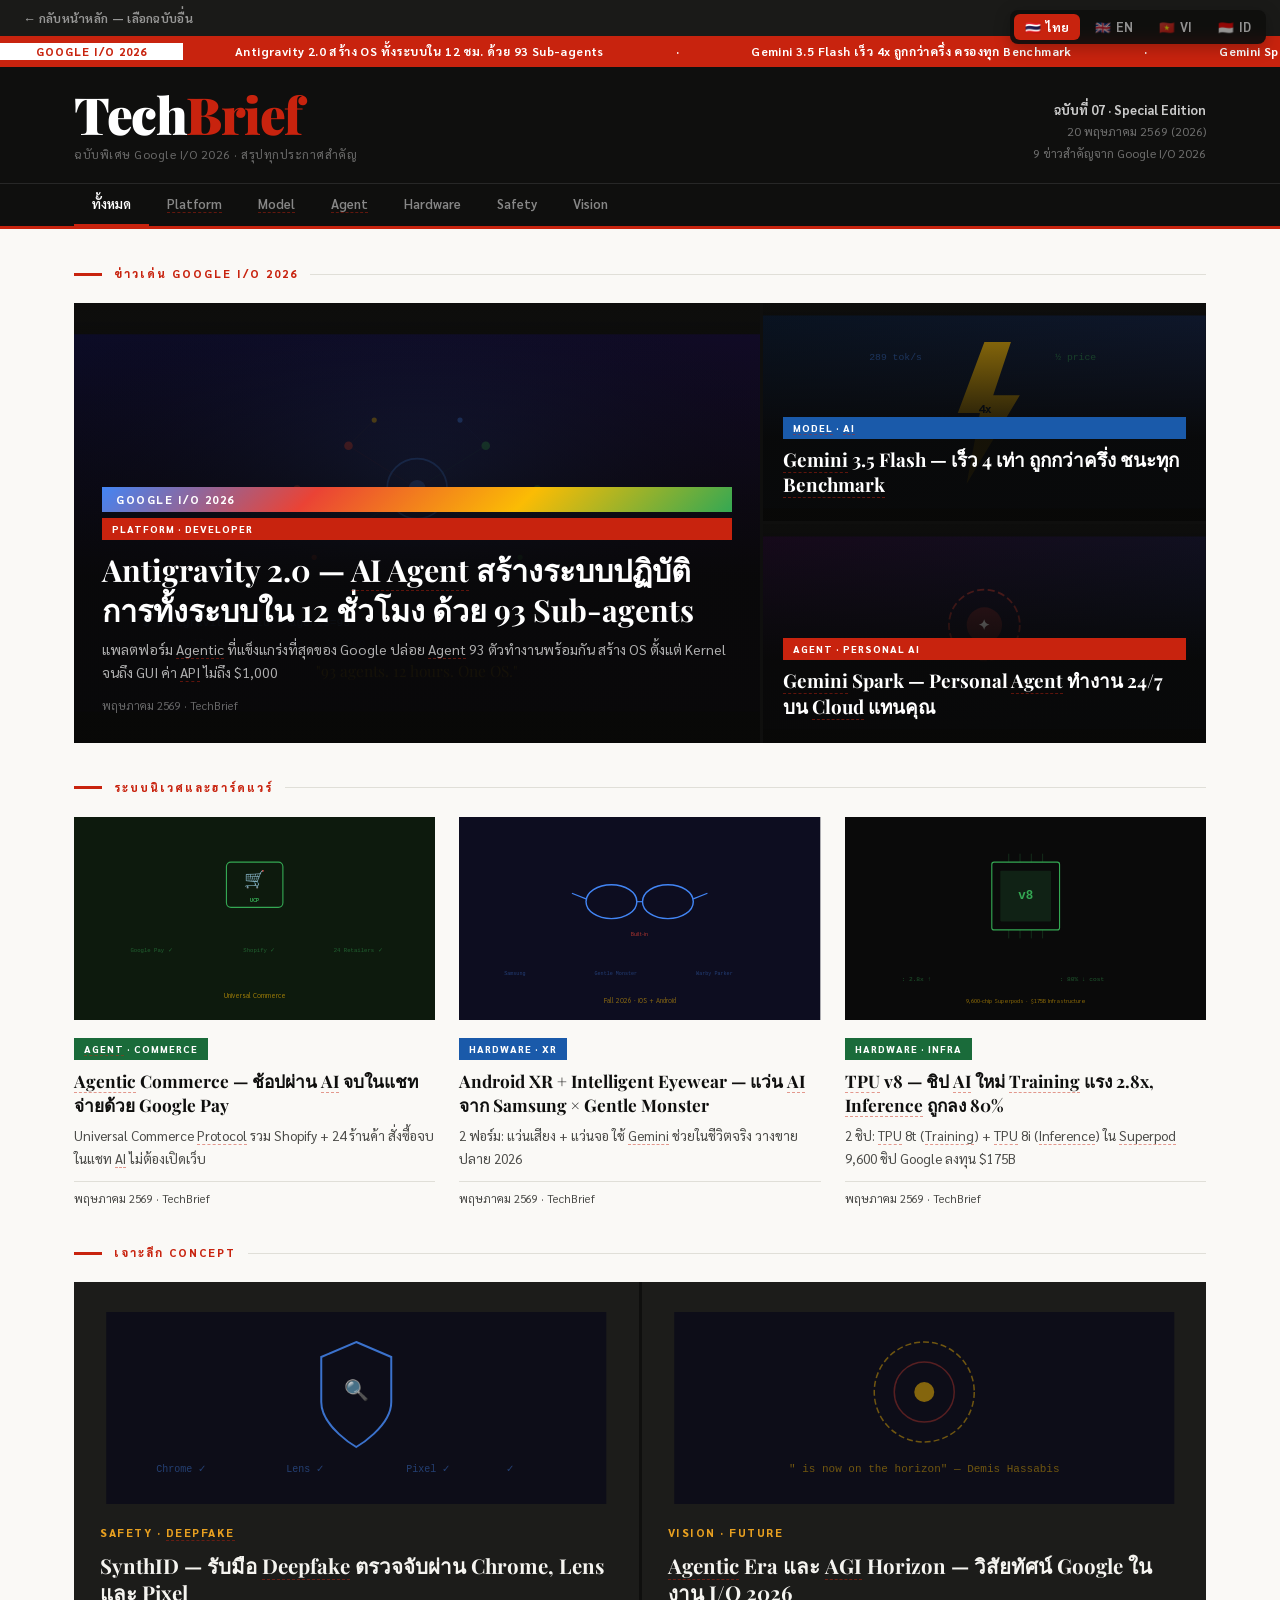
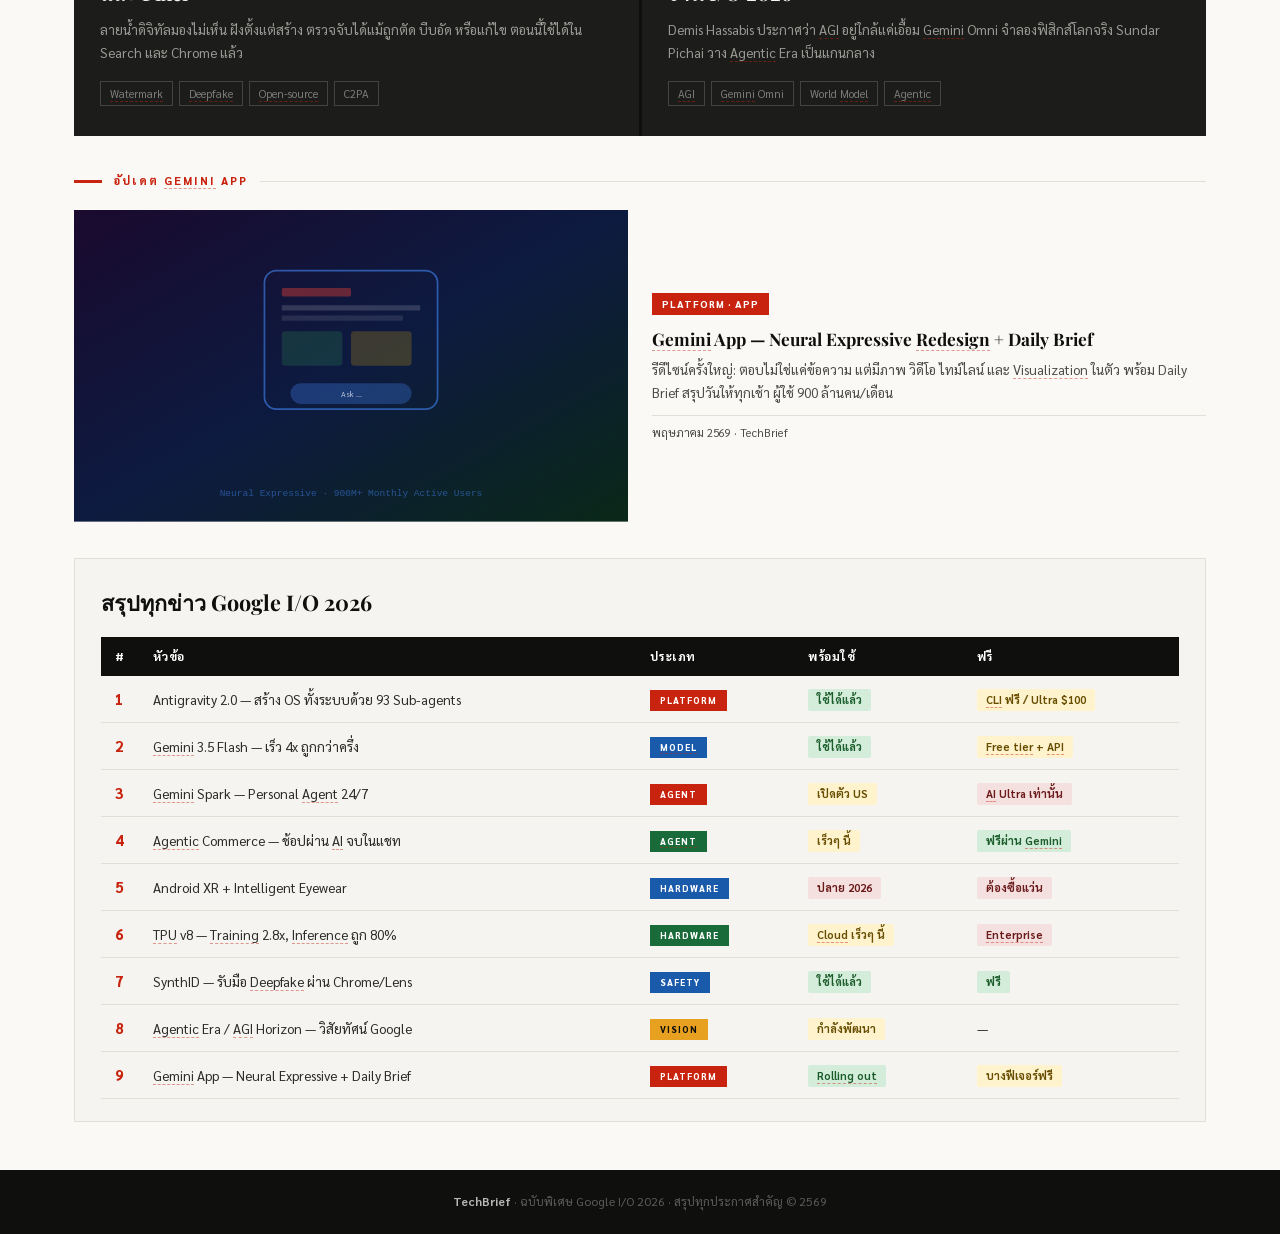
<file: AI-news_7.html>
<!DOCTYPE html>
<html lang="th">
<head>
<meta charset="UTF-8">
<meta name="viewport" content="width=device-width, initial-scale=1.0">
<title>TechBrief — ฉบับพิเศษ Google I/O 2026</title>
<link href="https://fonts.googleapis.com/css2?family=Sarabun:ital,wght@0,300;0,400;0,600;0,700;0,800;1,400&family=Playfair+Display:wght@700;900&display=swap" rel="stylesheet">
<style>
*,*::before,*::after{box-sizing:border-box;margin:0;padding:0}
:root{
  --ink:#0f0f0e;--ink-2:#2a2a28;--ink-3:#4a4a47;
  --smoke:#f5f4f0;--paper:#faf9f6;--rule:#e0dfd8;
  --accent:#c8230e;--accent2:#e8a020;
  --serif:'Playfair Display',Georgia,serif;
  --sans:'Sarabun','Noto Sans Thai',sans-serif;
  --max:1180px;
}
html{font-size:16px}
body{background:var(--paper);color:var(--ink);font-family:var(--sans);line-height:1.6;-webkit-font-smoothing:antialiased}
a{color:inherit;text-decoration:none}

/* TICKER */
.ticker-wrap{background:var(--accent);overflow:hidden}
.ticker-inner{display:flex;align-items:center;padding:6px 0;white-space:nowrap;animation:ticker 55s linear infinite;font-size:12px;font-weight:700;color:#fff;letter-spacing:.4px}
.ticker-inner span{padding:0 36px}
.tlabel{background:#fff;color:var(--accent);font-size:11px;font-weight:800;padding:2px 10px;margin-right:16px;letter-spacing:1px;flex-shrink:0}
@keyframes ticker{0%{transform:translateX(0)}100%{transform:translateX(-50%)}}

/* HEADER */
.site-header{background:var(--ink);border-bottom:3px solid var(--accent)}
.masthead-inner{max-width:var(--max);margin:0 auto;padding:22px 24px 18px;display:flex;align-items:flex-end;justify-content:space-between;gap:24px}
.site-name{font-family:var(--serif);font-size:clamp(2rem,5vw,3.2rem);font-weight:900;color:#fff;letter-spacing:-1.5px;line-height:1}
.site-name em{color:var(--accent);font-style:normal}
.site-tagline{color:rgba(255,255,255,.38);font-size:12px;letter-spacing:.5px;margin-top:5px}
.site-meta{text-align:right;color:rgba(255,255,255,.4);font-size:12px;line-height:1.8}
.site-meta strong{color:rgba(255,255,255,.78);display:block;font-size:13px}

/* NAV TABS */
.site-nav{border-top:1px solid rgba(255,255,255,.1)}
.site-nav ul{max-width:var(--max);margin:0 auto;padding:0 24px;display:flex;list-style:none;overflow-x:auto}
.site-nav li a{display:block;padding:10px 18px;font-size:13px;font-weight:600;color:rgba(255,255,255,.5);border-bottom:2px solid transparent;transition:color .15s,border-color .15s;white-space:nowrap;cursor:pointer}
.site-nav li a:hover{color:rgba(255,255,255,.85)}
.site-nav li a.tab-active{color:#fff;border-bottom-color:var(--accent)}

/* PAGE LAYOUT */
.page-wrap{max-width:var(--max);margin:0 auto;padding:0 24px}

/* SECTION LABEL */
.section-label{display:flex;align-items:center;gap:12px;margin:36px 0 20px}
.section-label::before{content:'';width:28px;height:3px;background:var(--accent);flex-shrink:0}
.slabel-text{font-size:11px;font-weight:800;letter-spacing:2px;text-transform:uppercase;color:var(--accent)}
.section-label::after{content:'';flex:1;height:1px;background:var(--rule)}

/* CATEGORY CHIPS */
.chip{display:inline-block;font-size:10px;font-weight:800;letter-spacing:1px;padding:3px 10px;text-transform:uppercase}
.chip-red{background:var(--accent);color:#fff}
.chip-gold{background:var(--accent2);color:var(--ink)}
.chip-dark{background:rgba(255,255,255,.15);color:#fff}
.chip-slate{background:#1a1a1a;color:#f0efeb}
.chip-blue{background:#1a5aaa;color:#fff}
.chip-green{background:#1a6b3a;color:#fff}
.chip-purple{background:#5a1a8a;color:#fff}

/* HERO GRID */
.hero-grid{display:grid;grid-template-columns:1.55fr 1fr;gap:3px;background:var(--ink)}
@media(max-width:720px){.hero-grid{grid-template-columns:1fr}}
.hero-primary{position:relative;overflow:hidden;cursor:pointer}
.hero-primary svg.cover{width:100%;height:440px;display:block;transition:transform .5s ease-out}
.hero-primary:hover svg.cover{transform:scale(1.03)}
.hero-overlay{position:absolute;inset:0;background:linear-gradient(to top,rgba(8,8,7,.93) 38%,rgba(8,8,7,.15) 100%);display:flex;flex-direction:column;justify-content:flex-end;padding:28px}
.hero-primary .hl{font-family:var(--serif);font-size:clamp(1.3rem,2.8vw,1.9rem);font-weight:700;color:#fff;line-height:1.3;margin:10px 0 9px}
.hero-primary .dk{font-size:14px;color:rgba(255,255,255,.68);line-height:1.65;margin-bottom:12px}
.byline{font-size:11.5px;color:rgba(255,255,255,.38)}
.hero-stack{display:flex;flex-direction:column;gap:3px}
.hero-secondary{position:relative;overflow:hidden;flex:1;cursor:pointer;min-height:218px}
.hero-secondary svg.cover{width:100%;height:218px;display:block;transition:transform .5s ease-out}
.hero-secondary:hover svg.cover{transform:scale(1.04)}
.hero-secondary .hero-overlay{padding:18px 20px}
.hero-secondary .hl{font-family:var(--serif);font-size:clamp(1rem,1.7vw,1.18rem);font-weight:700;color:#fff;line-height:1.35;margin:8px 0 6px}

/* ARTICLE ROW */
.article-row{display:grid;grid-template-columns:repeat(3,1fr);gap:28px 24px;margin-bottom:14px}
@media(max-width:860px){.article-row{grid-template-columns:repeat(2,1fr)}}
@media(max-width:520px){.article-row{grid-template-columns:1fr}}
.article-card{cursor:pointer}
.thumb-wrap{overflow:hidden;aspect-ratio:16/9;margin-bottom:14px}
.thumb-wrap svg{width:100%;height:100%;display:block;transition:transform .45s ease-out}
.article-card:hover .thumb-wrap svg{transform:scale(1.05)}
.article-card .chip{margin-bottom:9px}
.article-card .hl{font-family:var(--serif);font-size:1.08rem;font-weight:700;line-height:1.4;color:var(--ink);margin-bottom:8px}
.article-card .excerpt{font-size:13.5px;color:var(--ink-3);line-height:1.7;margin-bottom:10px}
.article-card .byline{font-size:11.5px;color:var(--ink-3);border-top:1px solid var(--rule);padding-top:8px}

/* EXPLAINER DARK */
.explainer-grid{display:grid;grid-template-columns:1fr 1fr;gap:3px;background:var(--ink)}
@media(max-width:600px){.explainer-grid{grid-template-columns:1fr}}
.explainer-card{background:#1c1c1a;padding:30px 26px;cursor:pointer;transition:background .2s;display:flex;flex-direction:column}
.explainer-card:hover{background:#222220}
.explainer-card svg{width:100%;height:192px;display:block;margin-bottom:20px;opacity:.82;transition:opacity .3s}
.explainer-card:hover svg{opacity:1}
.kicker{font-size:11px;font-weight:800;letter-spacing:1.5px;text-transform:uppercase;color:var(--accent2);margin-bottom:10px}
.explainer-card .hl{font-family:var(--serif);font-size:1.28rem;font-weight:700;color:#f5f4f0;line-height:1.35;margin-bottom:12px}
.explainer-card .excerpt{font-size:13.5px;color:rgba(245,244,240,.58);line-height:1.7;margin-bottom:16px;flex:1}
.tag-row{display:flex;flex-wrap:wrap;gap:6px}
.tag{font-size:11px;color:rgba(245,244,240,.45);border:1px solid rgba(245,244,240,.18);padding:3px 9px;transition:.2s}
.explainer-card:hover .tag{border-color:rgba(245,244,240,.32);color:rgba(245,244,240,.68)}

/* SUMMARY TABLE */
.table-section{background:var(--smoke);border:1px solid var(--rule);padding:26px 26px 22px;margin-top:36px}
.table-section h2{font-family:var(--serif);font-size:1.35rem;font-weight:700;margin-bottom:18px}
table{width:100%;border-collapse:collapse;font-size:13.5px}
thead th{background:var(--ink);color:#fff;text-align:left;padding:10px 14px;font-weight:700;font-size:12px;letter-spacing:.5px}
tbody tr{border-bottom:1px solid var(--rule)}
tbody tr:hover{background:#edece6}
tbody td{padding:11px 14px;color:var(--ink-2);vertical-align:middle}
tbody td:first-child{font-weight:800;color:var(--accent);font-size:15px;width:36px}
.badge{display:inline-block;font-size:11px;font-weight:700;padding:2px 9px;border-radius:2px}
.yes{background:#d4edda;color:#1a5c2a}
.no{background:#f5e0e0;color:#6b1a1a}
.part{background:#fff3cd;color:#664d00}

/* FOOTER */
.site-footer{background:var(--ink);color:rgba(255,255,255,.32);text-align:center;font-size:12px;padding:22px;margin-top:48px}
.site-footer strong{color:rgba(255,255,255,.7)}

/* UTILS */
hr.rule{border:none;border-top:1px solid var(--rule);margin:36px 0}
.hidden-card{display:none!important}

/* HOVER LIFT */
.article-card,.hero-primary,.hero-secondary,.explainer-card{transition:transform .2s,box-shadow .2s}
.article-card:hover,.hero-primary:hover,.hero-secondary:hover{transform:translateY(-3px);box-shadow:0 8px 28px rgba(0,0,0,.14)}
.read-more{color:var(--accent);font-size:.8rem;font-weight:600}

/* ANIMATIONS */
@keyframes fadeUp{from{opacity:0;transform:translateY(14px)}to{opacity:1;transform:translateY(0)}}
.fu{animation:fadeUp .5s ease-out both}
.d1{animation-delay:.06s}.d2{animation-delay:.12s}.d3{animation-delay:.18s}

/* DETAIL VIEW */
#detail-view{min-height:100vh;background:var(--paper)}
.detail-topbar{background:var(--ink);padding:12px 32px;display:flex;align-items:center;gap:20px;position:sticky;top:0;z-index:100}
.back-btn{background:none;border:1px solid rgba(255,255,255,.3);color:white;padding:6px 16px;border-radius:4px;cursor:pointer;font-family:var(--sans);font-size:.85rem}
.back-btn:hover{background:rgba(255,255,255,.12)}
.site-name-sm{color:white;font-family:var(--serif);font-size:1.1rem;font-weight:700}
.site-name-sm em{color:var(--accent);font-style:normal}
.detail-inner{max-width:780px;margin:0 auto;padding:48px 24px 80px}
.detail-meta{display:flex;align-items:center;gap:12px;margin-bottom:24px}
.detail-meta .byline{color:var(--ink-3)}
.detail-hero-svg{width:100%;border-radius:10px;overflow:hidden;margin-bottom:36px;box-shadow:0 4px 24px rgba(0,0,0,.12)}
.detail-hero-svg svg{width:100%;height:auto;display:block}
.detail-headline{font-family:var(--serif);font-size:clamp(1.7rem,4vw,2.4rem);line-height:1.25;color:var(--ink);margin-bottom:8px}
.detail-section{margin-top:40px;padding-top:32px;border-top:1px solid var(--rule)}
.detail-section h2{font-family:var(--sans);font-size:.7rem;font-weight:700;letter-spacing:.1em;text-transform:uppercase;color:var(--accent);margin-bottom:14px}
.detail-section p{font-family:var(--sans);font-size:1.05rem;line-height:1.8;color:var(--ink-2)}
.detail-footer-link{display:inline-flex;align-items:center;gap:8px;margin-top:48px;padding:12px 24px;background:var(--ink);color:white;border-radius:6px;text-decoration:none;font-family:var(--sans);font-size:.9rem;font-weight:600}
.detail-footer-link:hover{opacity:.82}

/* SPECIAL EDITION BADGE */
.special-badge{background:linear-gradient(135deg,#4285f4,#ea4335,#fbbc04,#34a853);color:#fff;font-size:11px;font-weight:800;padding:4px 14px;letter-spacing:1.5px;text-transform:uppercase;display:inline-block;margin-bottom:6px}
/* HUB LINK */
.hub-link{background:#1a1a18;padding:8px 24px;display:flex;align-items:center}
.hub-link a{color:rgba(255,255,255,.55);font-size:12.5px;font-weight:600;text-decoration:none;font-family:var(--sans);letter-spacing:.3px;transition:color .15s}
.hub-link a:hover{color:#fff}
</style>
</head>
<body>

<div class="hub-link"><a href="index.html">&larr; กลับหน้าหลัก — เลือกฉบับอื่น</a></div>

<div id="index-view">

<!-- TICKER -->
<div class="ticker-wrap">
  <div class="ticker-inner">
    <span class="tlabel">GOOGLE I/O 2026</span>
    <span>Antigravity 2.0 สร้าง OS ทั้งระบบใน 12 ชม. ด้วย 93 Sub-agents</span><span>·</span>
    <span>Gemini 3.5 Flash เร็ว 4x ถูกกว่าครึ่ง ครองทุก Benchmark</span><span>·</span>
    <span>Gemini Spark — Personal Agent ทำงาน 24/7 บน Cloud</span><span>·</span>
    <span>Agentic Commerce ช้อปผ่าน AI จบในแชท ด้วย Google Pay</span><span>·</span>
    <span>Android XR แว่น AI จาก Samsung × Gentle Monster วางขายปลาย 2026</span><span>·</span>
    <span>TPU v8 แรงขึ้น 2.8x ลดต้นทุน Inference 80%</span><span>·</span>
    <span>SynthID ตรวจจับ Deepfake ผ่าน Chrome และ Google Lens</span><span>·</span>
    <span>Demis Hassabis: "AGI is now on the horizon"</span><span>·</span>
    <span>Gemini App รีดีไซน์ Neural Expressive + Daily Brief</span><span>·</span>
    <span class="tlabel">GOOGLE I/O 2026</span>
    <span>Antigravity 2.0 สร้าง OS ทั้งระบบใน 12 ชม. ด้วย 93 Sub-agents</span><span>·</span>
    <span>Gemini 3.5 Flash เร็ว 4x ถูกกว่าครึ่ง ครองทุก Benchmark</span><span>·</span>
    <span>Gemini Spark — Personal Agent ทำงาน 24/7 บน Cloud</span><span>·</span>
    <span>Agentic Commerce ช้อปผ่าน AI จบในแชท ด้วย Google Pay</span><span>·</span>
    <span>Android XR แว่น AI จาก Samsung × Gentle Monster วางขายปลาย 2026</span><span>·</span>
    <span>TPU v8 แรงขึ้น 2.8x ลดต้นทุน Inference 80%</span><span>·</span>
    <span>SynthID ตรวจจับ Deepfake ผ่าน Chrome และ Google Lens</span><span>·</span>
    <span>Demis Hassabis: "AGI is now on the horizon"</span><span>·</span>
    <span>Gemini App รีดีไซน์ Neural Expressive + Daily Brief</span><span>·</span>
  </div>
</div>

<!-- HEADER -->
<header class="site-header">
  <div class="masthead-inner">
    <div>
      <div class="site-name">Tech<em>Brief</em></div>
      <div class="site-tagline">ฉบับพิเศษ Google I/O 2026 · สรุปทุกประกาศสำคัญ</div>
    </div>
    <div class="site-meta">
      <strong>ฉบับที่ 07 · Special Edition</strong>
      20 พฤษภาคม 2569 (2026)<br>
      9 ข่าวสำคัญจาก Google I/O 2026
    </div>
  </div>
  <nav class="site-nav">
    <ul id="tab-list">
      <li><a href="#" data-filter="all" class="tab-active">ทั้งหมด</a></li>
      <li><a href="#" data-filter="platform">Platform</a></li>
      <li><a href="#" data-filter="model">Model</a></li>
      <li><a href="#" data-filter="agent">Agent</a></li>
      <li><a href="#" data-filter="hardware">Hardware</a></li>
      <li><a href="#" data-filter="safety">Safety</a></li>
      <li><a href="#" data-filter="vision">Vision</a></li>
    </ul>
  </nav>
</header>

<div class="page-wrap">

<!-- SECTION LABEL -->
<div class="section-label">
  <span class="slabel-text">ข่าวเด่น Google I/O 2026</span>
</div>

<!-- HERO GRID -->
<div class="hero-grid" id="hero-grid">

  <!-- HERO PRIMARY: Antigravity 2.0 -->
  <div class="hero-primary fu" data-cat="platform" onclick="showDetail('antigravity')">
    <svg class="cover" viewBox="0 0 800 440" xmlns="http://www.w3.org/2000/svg">
      <defs>
        <linearGradient id="hg1" x1="0" y1="0" x2="1" y2="1">
          <stop offset="0%" stop-color="#0d0d30"/>
          <stop offset="100%" stop-color="#1a0a2e"/>
        </linearGradient>
        <radialGradient id="hg1r" cx="0.5" cy="0.4" r="0.6">
          <stop offset="0%" stop-color="#4285f4" stop-opacity="0.25"/>
          <stop offset="100%" stop-color="transparent"/>
        </radialGradient>
      </defs>
      <rect width="800" height="440" fill="url(#hg1)"/>
      <rect width="800" height="440" fill="url(#hg1r)"/>
      <!-- 93 agent nodes -->
      <g opacity="0.5">
        <circle cx="400" cy="180" r="35" fill="none" stroke="#4285f4" stroke-width="2"/>
        <circle cx="400" cy="180" r="10" fill="#4285f4"/>
        <text x="400" y="184" text-anchor="middle" font-size="8" fill="#fff" font-weight="bold">CORE</text>
        <!-- Ring 1 -->
        <circle cx="320" cy="130" r="5" fill="#ea4335"/><line x1="400" y1="180" x2="320" y2="130" stroke="#ea4335" stroke-width="0.5" opacity="0.4"/>
        <circle cx="480" cy="130" r="5" fill="#34a853"/><line x1="400" y1="180" x2="480" y2="130" stroke="#34a853" stroke-width="0.5" opacity="0.4"/>
        <circle cx="320" cy="230" r="5" fill="#fbbc04"/><line x1="400" y1="180" x2="320" y2="230" stroke="#fbbc04" stroke-width="0.5" opacity="0.4"/>
        <circle cx="480" cy="230" r="5" fill="#4285f4"/><line x1="400" y1="180" x2="480" y2="230" stroke="#4285f4" stroke-width="0.5" opacity="0.4"/>
        <circle cx="260" cy="180" r="4" fill="#ea4335"/><line x1="400" y1="180" x2="260" y2="180" stroke="#ea4335" stroke-width="0.5" opacity="0.3"/>
        <circle cx="540" cy="180" r="4" fill="#34a853"/><line x1="400" y1="180" x2="540" y2="180" stroke="#34a853" stroke-width="0.5" opacity="0.3"/>
        <circle cx="350" cy="100" r="3" fill="#fbbc04"/><line x1="320" y1="130" x2="350" y2="100" stroke="#fbbc04" stroke-width="0.3" opacity="0.3"/>
        <circle cx="450" cy="100" r="3" fill="#4285f4"/><line x1="480" y1="130" x2="450" y2="100" stroke="#4285f4" stroke-width="0.3" opacity="0.3"/>
        <circle cx="280" cy="260" r="3" fill="#ea4335"/><line x1="320" y1="230" x2="280" y2="260" stroke="#ea4335" stroke-width="0.3" opacity="0.3"/>
        <circle cx="520" cy="260" r="3" fill="#34a853"/><line x1="480" y1="230" x2="520" y2="260" stroke="#34a853" stroke-width="0.3" opacity="0.3"/>
      </g>
      <g font-family="monospace" font-size="13" fill="#4285f4" opacity="0.6">
        <text x="80" y="340">$ antigravity build --agents=93</text>
        <text x="80" y="365" opacity="0.4">✓ OS built in 12h · cost &lt; $1,000</text>
      </g>
      <text x="400" y="400" text-anchor="middle" font-family="'Playfair Display',serif" font-size="18" fill="#fbbc04" opacity="0.7">"93 agents. 12 hours. One OS."</text>
    </svg>
    <div class="hero-overlay">
      <span class="special-badge">Google I/O 2026</span>
      <span class="chip chip-red">Platform · Developer</span>
      <h2 class="hl">Antigravity 2.0 — AI Agent สร้างระบบปฏิบัติการทั้งระบบใน 12 ชั่วโมง ด้วย 93 Sub-agents</h2>
      <p class="dk">แพลตฟอร์ม Agentic ที่แข็งแกร่งที่สุดของ Google ปล่อย Agent 93 ตัวทำงานพร้อมกัน สร้าง OS ตั้งแต่ Kernel จนถึง GUI ค่า API ไม่ถึง $1,000</p>
      <span class="byline">พฤษภาคม 2569 · TechBrief</span>
    </div>
  </div>

  <div class="hero-stack">
    <!-- HERO SECONDARY 1: Gemini 3.5 Flash -->
    <div class="hero-secondary fu d1" data-cat="model" onclick="showDetail('gemini-flash')">
      <svg class="cover" viewBox="0 0 500 218" xmlns="http://www.w3.org/2000/svg">
        <defs>
          <linearGradient id="hg2" x1="0" y1="0" x2="1" y2="1">
            <stop offset="0%" stop-color="#0a1628"/>
            <stop offset="100%" stop-color="#162040"/>
          </linearGradient>
        </defs>
        <rect width="500" height="218" fill="url(#hg2)"/>
        <!-- Speed bolt -->
        <polygon points="250,30 220,110 245,110 230,190 290,90 260,90 280,30" fill="#fbbc04" opacity="0.8"/>
        <text x="250" y="110" text-anchor="middle" font-size="14" font-weight="bold" fill="#0a1628">4x</text>
        <text x="120" y="50" font-family="monospace" font-size="11" fill="#4285f4" opacity="0.6">289 tok/s</text>
        <text x="330" y="50" font-family="monospace" font-size="11" fill="#34a853" opacity="0.6">½ price</text>
      </svg>
      <div class="hero-overlay">
        <span class="chip chip-blue">Model · AI</span>
        <h2 class="hl">Gemini 3.5 Flash — เร็ว 4 เท่า ถูกกว่าครึ่ง ชนะทุก Benchmark</h2>
      </div>
    </div>

    <!-- HERO SECONDARY 2: Gemini Spark -->
    <div class="hero-secondary fu d2" data-cat="agent" onclick="showDetail('gemini-spark')">
      <svg class="cover" viewBox="0 0 500 218" xmlns="http://www.w3.org/2000/svg">
        <defs>
          <linearGradient id="hg3" x1="0" y1="0" x2="1" y2="1">
            <stop offset="0%" stop-color="#1a0a20"/>
            <stop offset="100%" stop-color="#0d1a2e"/>
          </linearGradient>
        </defs>
        <rect width="500" height="218" fill="url(#hg3)"/>
        <!-- Spark icon -->
        <circle cx="250" cy="100" r="40" fill="none" stroke="#ea4335" stroke-width="2" stroke-dasharray="8 4" opacity="0.6"/>
        <circle cx="250" cy="100" r="20" fill="#ea4335" opacity="0.3"/>
        <text x="250" y="106" text-anchor="middle" font-size="16" fill="#fff" font-weight="bold">✦</text>
        <text x="250" y="170" text-anchor="middle" font-family="monospace" font-size="11" fill="#ea4335" opacity="0.6">24/7 Cloud Agent · Always On</text>
      </svg>
      <div class="hero-overlay">
        <span class="chip chip-red">Agent · Personal AI</span>
        <h2 class="hl">Gemini Spark — Personal Agent ทำงาน 24/7 บน Cloud แทนคุณ</h2>
      </div>
    </div>
  </div>

</div><!-- end hero-grid -->

<!-- ROW 1: 3 CARDS -->
<div class="section-label">
  <span class="slabel-text">ระบบนิเวศและฮาร์ดแวร์</span>
</div>

<div class="article-row">

  <!-- Agentic Commerce -->
  <div class="article-card fu" data-cat="agent" onclick="showDetail('agentic-commerce')">
    <div class="thumb-wrap">
      <svg viewBox="0 0 640 360" xmlns="http://www.w3.org/2000/svg">
        <rect width="640" height="360" fill="#0d1a0d"/>
        <g transform="translate(320,140)">
          <rect x="-50" y="-60" width="100" height="80" rx="8" fill="none" stroke="#34a853" stroke-width="2"/>
          <text y="-20" text-anchor="middle" font-size="30">🛒</text>
          <text y="10" text-anchor="middle" font-size="10" fill="#34a853" font-weight="bold">UCP</text>
        </g>
        <g font-family="monospace" font-size="10" fill="#34a853" opacity="0.5">
          <text x="100" y="240">Google Pay ✓</text>
          <text x="300" y="240">Shopify ✓</text>
          <text x="460" y="240">24 Retailers ✓</text>
        </g>
        <text x="320" y="320" text-anchor="middle" font-size="12" fill="#fbbc04" opacity="0.6">Universal Commerce Protocol</text>
      </svg>
    </div>
    <span class="chip chip-green">Agent · Commerce</span>
    <h3 class="hl">Agentic Commerce — ช้อปผ่าน AI จบในแชท จ่ายด้วย Google Pay</h3>
    <p class="excerpt">Universal Commerce Protocol รวม Shopify + 24 ร้านค้า สั่งซื้อจบในแชท AI ไม่ต้องเปิดเว็บ</p>
    <div class="byline">พฤษภาคม 2569 · TechBrief</div>
  </div>

  <!-- Android XR -->
  <div class="article-card fu d1" data-cat="hardware" onclick="showDetail('android-xr')">
    <div class="thumb-wrap">
      <svg viewBox="0 0 640 360" xmlns="http://www.w3.org/2000/svg">
        <rect width="640" height="360" fill="#0d0d20"/>
        <g transform="translate(320,150)">
          <!-- Glasses shape -->
          <ellipse cx="-50" cy="0" rx="45" ry="30" fill="none" stroke="#4285f4" stroke-width="2.5"/>
          <ellipse cx="50" cy="0" rx="45" ry="30" fill="none" stroke="#4285f4" stroke-width="2.5"/>
          <line x1="-5" y1="0" x2="5" y2="0" stroke="#4285f4" stroke-width="2"/>
          <line x1="-95" y1="-5" x2="-120" y2="-15" stroke="#4285f4" stroke-width="2"/>
          <line x1="95" y1="-5" x2="120" y2="-15" stroke="#4285f4" stroke-width="2"/>
          <text y="60" text-anchor="middle" font-size="10" fill="#ea4335" opacity="0.7">Gemini Built-in</text>
        </g>
        <g font-family="monospace" font-size="9" fill="#4285f4" opacity="0.4">
          <text x="80" y="280">Samsung</text>
          <text x="240" y="280">Gentle Monster</text>
          <text x="420" y="280">Warby Parker</text>
        </g>
        <text x="320" y="330" text-anchor="middle" font-size="12" fill="#fbbc04" opacity="0.5">Fall 2026 · iOS + Android</text>
      </svg>
    </div>
    <span class="chip chip-blue">Hardware · XR</span>
    <h3 class="hl">Android XR + Intelligent Eyewear — แว่น AI จาก Samsung × Gentle Monster</h3>
    <p class="excerpt">2 ฟอร์ม: แว่นเสียง + แว่นจอ ใช้ Gemini ช่วยในชีวิตจริง วางขายปลาย 2026</p>
    <div class="byline">พฤษภาคม 2569 · TechBrief</div>
  </div>

  <!-- TPU v8 -->
  <div class="article-card fu d2" data-cat="hardware" onclick="showDetail('tpu-v8')">
    <div class="thumb-wrap">
      <svg viewBox="0 0 640 360" xmlns="http://www.w3.org/2000/svg">
        <rect width="640" height="360" fill="#0a0a0a"/>
        <g transform="translate(320,140)">
          <rect x="-60" y="-60" width="120" height="120" rx="4" fill="none" stroke="#34a853" stroke-width="2"/>
          <rect x="-45" y="-45" width="90" height="90" rx="2" fill="#34a853" opacity="0.15"/>
          <text y="5" text-anchor="middle" font-family="monospace" font-size="22" fill="#34a853" font-weight="bold">v8</text>
          <text y="25" text-anchor="middle" font-size="9" fill="#34a853" opacity="0.7">TPU</text>
          <!-- Pins -->
          <g stroke="#34a853" stroke-width="1" opacity="0.4">
            <line x1="-30" y1="60" x2="-30" y2="75"/><line x1="-10" y1="60" x2="-10" y2="75"/>
            <line x1="10" y1="60" x2="10" y2="75"/><line x1="30" y1="60" x2="30" y2="75"/>
            <line x1="-30" y1="-60" x2="-30" y2="-75"/><line x1="-10" y1="-60" x2="-10" y2="-75"/>
            <line x1="10" y1="-60" x2="10" y2="-75"/><line x1="30" y1="-60" x2="30" y2="-75"/>
          </g>
        </g>
        <g font-family="monospace" font-size="11" fill="#34a853" opacity="0.5">
          <text x="100" y="290">Training: 2.8x ↑</text>
          <text x="380" y="290">Inference: 80% ↓ cost</text>
        </g>
        <text x="320" y="330" text-anchor="middle" font-size="11" fill="#fbbc04" opacity="0.5">9,600-chip Superpods · $175B Infrastructure</text>
      </svg>
    </div>
    <span class="chip chip-green">Hardware · Infra</span>
    <h3 class="hl">TPU v8 — ชิป AI ใหม่ Training แรง 2.8x, Inference ถูกลง 80%</h3>
    <p class="excerpt">2 ชิป: TPU 8t (Training) + TPU 8i (Inference) ใน Superpod 9,600 ชิป Google ลงทุน $175B</p>
    <div class="byline">พฤษภาคม 2569 · TechBrief</div>
  </div>

</div>

<!-- EXPLAINER DARK ROW -->
<div class="section-label">
  <span class="slabel-text">เจาะลึก Concept</span>
</div>

<div class="explainer-grid">

  <!-- SynthID -->
  <div class="explainer-card fu" data-cat="safety" onclick="showDetail('synthid')">
    <svg viewBox="0 0 500 192" xmlns="http://www.w3.org/2000/svg">
      <rect width="500" height="192" fill="#0a0a18"/>
      <g transform="translate(250,80)">
        <!-- Shield icon -->
        <path d="M 0,-50 L 35,-35 L 35,10 C 35,35 0,55 0,55 C 0,55 -35,35 -35,10 L -35,-35 Z" fill="none" stroke="#4285f4" stroke-width="2"/>
        <text y="5" text-anchor="middle" font-size="20" fill="#4285f4">🔍</text>
      </g>
      <g font-family="monospace" font-size="10" fill="#4285f4" opacity="0.5">
        <text x="50" y="160">Chrome ✓</text>
        <text x="180" y="160">Lens ✓</text>
        <text x="300" y="160">Pixel ✓</text>
        <text x="400" y="160">Open-source ✓</text>
      </g>
    </svg>
    <span class="kicker">Safety · Deepfake</span>
    <h3 class="hl">SynthID — รับมือ Deepfake ตรวจจับผ่าน Chrome, Lens และ Pixel</h3>
    <p class="excerpt">ลายน้ำดิจิทัลมองไม่เห็น ฝังตั้งแต่สร้าง ตรวจจับได้แม้ถูกตัด บีบอัด หรือแก้ไข ตอนนี้ใช้ได้ใน Search และ Chrome แล้ว</p>
    <div class="tag-row">
      <span class="tag">Watermark</span><span class="tag">Deepfake</span><span class="tag">Open-source</span><span class="tag">C2PA</span>
    </div>
  </div>

  <!-- Agentic Era / AGI -->
  <div class="explainer-card fu d1" data-cat="vision" onclick="showDetail('agentic-era')">
    <svg viewBox="0 0 500 192" xmlns="http://www.w3.org/2000/svg">
      <rect width="500" height="192" fill="#0a0a18"/>
      <g transform="translate(250,80)">
        <circle r="50" fill="none" stroke="#fbbc04" stroke-width="1.5" stroke-dasharray="6 3" opacity="0.5"/>
        <circle r="30" fill="none" stroke="#ea4335" stroke-width="1.5" opacity="0.4"/>
        <circle r="10" fill="#fbbc04" opacity="0.6"/>
        <text y="4" text-anchor="middle" font-size="8" fill="#0a0a18" font-weight="bold">AGI</text>
      </g>
      <text x="250" y="160" text-anchor="middle" font-family="monospace" font-size="11" fill="#fbbc04" opacity="0.5">"AGI is now on the horizon" — Demis Hassabis</text>
    </svg>
    <span class="kicker">Vision · Future</span>
    <h3 class="hl">Agentic Era และ AGI Horizon — วิสัยทัศน์ Google ในงาน I/O 2026</h3>
    <p class="excerpt">Demis Hassabis ประกาศว่า AGI อยู่ใกล้แค่เอื้อม Gemini Omni จำลองฟิสิกส์โลกจริง Sundar Pichai วาง Agentic Era เป็นแกนกลาง</p>
    <div class="tag-row">
      <span class="tag">AGI</span><span class="tag">Gemini Omni</span><span class="tag">World Model</span><span class="tag">Agentic</span>
    </div>
  </div>

</div>

<!-- ROW 2: Gemini Neural Expressive (wide) -->
<div class="section-label">
  <span class="slabel-text">อัปเดต Gemini App</span>
</div>

<div class="article-row" style="grid-template-columns:1fr">

  <div class="article-card fu" data-cat="platform" onclick="showDetail('neural-expressive')" style="display:grid;grid-template-columns:1fr 1fr;gap:24px;align-items:center">
    <div class="thumb-wrap" style="margin-bottom:0">
      <svg viewBox="0 0 640 360" xmlns="http://www.w3.org/2000/svg">
        <defs>
          <linearGradient id="ne1" x1="0" y1="0" x2="1" y2="1">
            <stop offset="0%" stop-color="#1a0a2e"/>
            <stop offset="50%" stop-color="#0d1a40"/>
            <stop offset="100%" stop-color="#0a2818"/>
          </linearGradient>
        </defs>
        <rect width="640" height="360" fill="url(#ne1)"/>
        <!-- Abstract UI mockup -->
        <g transform="translate(320,150)">
          <rect x="-100" y="-80" width="200" height="160" rx="14" fill="none" stroke="#4285f4" stroke-width="2" opacity="0.6"/>
          <!-- Pill prompt -->
          <rect x="-70" y="50" width="140" height="24" rx="12" fill="#4285f4" opacity="0.3"/>
          <text y="66" text-anchor="middle" font-size="9" fill="#fff" opacity="0.7">Ask Gemini...</text>
          <!-- Rich response blocks -->
          <rect x="-80" y="-60" width="80" height="10" rx="2" fill="#ea4335" opacity="0.4"/>
          <rect x="-80" y="-40" width="160" height="6" rx="1" fill="#fff" opacity="0.15"/>
          <rect x="-80" y="-28" width="140" height="6" rx="1" fill="#fff" opacity="0.1"/>
          <rect x="-80" y="-10" width="70" height="40" rx="4" fill="#34a853" opacity="0.2"/>
          <rect x="0" y="-10" width="70" height="40" rx="4" fill="#fbbc04" opacity="0.2"/>
        </g>
        <text x="320" y="330" text-anchor="middle" font-family="monospace" font-size="11" fill="#4285f4" opacity="0.5">Neural Expressive · 900M+ Monthly Active Users</text>
      </svg>
    </div>
    <div>
      <span class="chip chip-red" style="margin-bottom:12px">Platform · App</span>
      <h3 class="hl">Gemini App — Neural Expressive Redesign + Daily Brief</h3>
      <p class="excerpt">รีดีไซน์ครั้งใหญ่: ตอบไม่ใช่แค่ข้อความ แต่มีภาพ วิดีโอ ไทม์ไลน์ และ Visualization ในตัว พร้อม Daily Brief สรุปวันให้ทุกเช้า ผู้ใช้ 900 ล้านคน/เดือน</p>
      <div class="byline">พฤษภาคม 2569 · TechBrief</div>
    </div>
  </div>

</div>

<!-- SUMMARY TABLE -->
<div class="table-section">
  <h2>สรุปทุกข่าว Google I/O 2026</h2>
  <div style="overflow-x:auto">
  <table>
    <thead>
      <tr>
        <th>#</th>
        <th>หัวข้อ</th>
        <th>ประเภท</th>
        <th>พร้อมใช้</th>
        <th>ฟรี</th>
      </tr>
    </thead>
    <tbody>
      <tr style="cursor:pointer" onclick="showDetail('antigravity')">
        <td>1</td>
        <td>Antigravity 2.0 — สร้าง OS ทั้งระบบด้วย 93 Sub-agents</td>
        <td><span class="chip chip-red" style="font-size:9px">Platform</span></td>
        <td><span class="badge yes">ใช้ได้แล้ว</span></td>
        <td><span class="badge part">CLI ฟรี / Ultra $100</span></td>
      </tr>
      <tr style="cursor:pointer" onclick="showDetail('gemini-flash')">
        <td>2</td>
        <td>Gemini 3.5 Flash — เร็ว 4x ถูกกว่าครึ่ง</td>
        <td><span class="chip chip-blue" style="font-size:9px">Model</span></td>
        <td><span class="badge yes">ใช้ได้แล้ว</span></td>
        <td><span class="badge part">Free tier + API</span></td>
      </tr>
      <tr style="cursor:pointer" onclick="showDetail('gemini-spark')">
        <td>3</td>
        <td>Gemini Spark — Personal Agent 24/7</td>
        <td><span class="chip chip-red" style="font-size:9px">Agent</span></td>
        <td><span class="badge part">เปิดตัว US</span></td>
        <td><span class="badge no">AI Ultra เท่านั้น</span></td>
      </tr>
      <tr style="cursor:pointer" onclick="showDetail('agentic-commerce')">
        <td>4</td>
        <td>Agentic Commerce — ช้อปผ่าน AI จบในแชท</td>
        <td><span class="chip chip-green" style="font-size:9px">Agent</span></td>
        <td><span class="badge part">เร็วๆ นี้</span></td>
        <td><span class="badge yes">ฟรีผ่าน Gemini</span></td>
      </tr>
      <tr style="cursor:pointer" onclick="showDetail('android-xr')">
        <td>5</td>
        <td>Android XR + Intelligent Eyewear</td>
        <td><span class="chip chip-blue" style="font-size:9px">Hardware</span></td>
        <td><span class="badge no">ปลาย 2026</span></td>
        <td><span class="badge no">ต้องซื้อแว่น</span></td>
      </tr>
      <tr style="cursor:pointer" onclick="showDetail('tpu-v8')">
        <td>6</td>
        <td>TPU v8 — Training 2.8x, Inference ถูก 80%</td>
        <td><span class="chip chip-green" style="font-size:9px">Hardware</span></td>
        <td><span class="badge part">Cloud เร็วๆ นี้</span></td>
        <td><span class="badge no">Enterprise</span></td>
      </tr>
      <tr style="cursor:pointer" onclick="showDetail('synthid')">
        <td>7</td>
        <td>SynthID — รับมือ Deepfake ผ่าน Chrome/Lens</td>
        <td><span class="chip chip-blue" style="font-size:9px">Safety</span></td>
        <td><span class="badge yes">ใช้ได้แล้ว</span></td>
        <td><span class="badge yes">ฟรี</span></td>
      </tr>
      <tr style="cursor:pointer" onclick="showDetail('agentic-era')">
        <td>8</td>
        <td>Agentic Era / AGI Horizon — วิสัยทัศน์ Google</td>
        <td><span class="chip chip-gold" style="font-size:9px">Vision</span></td>
        <td><span class="badge part">กำลังพัฒนา</span></td>
        <td>—</td>
      </tr>
      <tr style="cursor:pointer" onclick="showDetail('neural-expressive')">
        <td>9</td>
        <td>Gemini App — Neural Expressive + Daily Brief</td>
        <td><span class="chip chip-red" style="font-size:9px">Platform</span></td>
        <td><span class="badge yes">Rolling out</span></td>
        <td><span class="badge part">บางฟีเจอร์ฟรี</span></td>
      </tr>
    </tbody>
  </table>
  </div>
</div>

</div><!-- end page-wrap -->

<footer class="site-footer">
  <strong>TechBrief</strong> · ฉบับพิเศษ Google I/O 2026 · สรุปทุกประกาศสำคัญ © 2569
</footer>

</div><!-- end index-view -->

<!-- DETAIL VIEW -->
<div id="detail-view" style="display:none">
  <div class="detail-topbar">
    <button class="back-btn" onclick="showIndex()">← กลับ</button>
    <span class="site-name-sm">Tech<em>Brief</em></span>
  </div>
  <div id="detail-content"></div>
</div>

<script>
var articles = {

'antigravity': {
  cat:'platform', chip:'chip-red', label:'Platform · Developer',
  headline:'Antigravity 2.0 — AI Agent สร้างระบบปฏิบัติการทั้งระบบใน 12 ชั่วโมง ด้วย 93 Sub-agents',
  date:'พฤษภาคม 2569', source:'TechBrief · Google I/O 2026',
  svgHero:`<svg viewBox="0 0 1200 500" xmlns="http://www.w3.org/2000/svg">
    <defs><linearGradient id="dh-ag" x1="0" y1="0" x2="1" y2="1"><stop offset="0%" stop-color="#0d0d30"/><stop offset="100%" stop-color="#1a0a2e"/></linearGradient></defs>
    <rect width="1200" height="500" fill="url(#dh-ag)"/>
    <g opacity="0.6" transform="translate(600,200)">
      <circle r="60" fill="none" stroke="#4285f4" stroke-width="2.5"/>
      <circle r="15" fill="#4285f4"/>
      <text y="5" text-anchor="middle" font-size="10" fill="#fff" font-weight="bold">CORE</text>
      <g><circle cx="-120" cy="-80" r="6" fill="#ea4335"/><line x1="0" y1="0" x2="-120" y2="-80" stroke="#ea4335" stroke-width="0.5" opacity="0.5"/>
      <circle cx="120" cy="-80" r="6" fill="#34a853"/><line x1="0" y1="0" x2="120" y2="-80" stroke="#34a853" stroke-width="0.5" opacity="0.5"/>
      <circle cx="-120" cy="80" r="6" fill="#fbbc04"/><line x1="0" y1="0" x2="-120" y2="80" stroke="#fbbc04" stroke-width="0.5" opacity="0.5"/>
      <circle cx="120" cy="80" r="6" fill="#4285f4"/><line x1="0" y1="0" x2="120" y2="80" stroke="#4285f4" stroke-width="0.5" opacity="0.5"/>
      <circle cx="0" cy="-130" r="5" fill="#ea4335"/><line x1="0" y1="-60" x2="0" y2="-130" stroke="#ea4335" stroke-width="0.4" opacity="0.4"/>
      <circle cx="0" cy="130" r="5" fill="#34a853"/><line x1="0" y1="60" x2="0" y2="130" stroke="#34a853" stroke-width="0.4" opacity="0.4"/>
      </g>
    </g>
    <g font-family="monospace" font-size="14" fill="#4285f4" opacity="0.6">
      <text x="150" y="400">$ antigravity build --from-scratch</text>
      <text x="150" y="425" opacity="0.4">✓ 93 sub-agents · 12 hours · cost: $987</text>
    </g>
    <text x="600" y="460" text-anchor="middle" font-family="'Playfair Display',serif" font-size="20" fill="#fbbc04" opacity="0.7">"Build anything. Ship everything."</text>
  </svg>`,
  body:`
    <section class="detail-section">
      <h2>ทำอะไรได้บ้าง</h2>
      <p>Antigravity 2.0 คือแพลตฟอร์ม Agentic Development ตัวเอกจาก Google ที่อัปเกรดจากเวอร์ชันแรกแบบก้าวกระโดด ในงาน I/O 2026 ทีม Google สาธิตให้เห็นว่า Antigravity สามารถสร้างระบบปฏิบัติการใช้งานได้จริง ตั้งแต่ Kernel, File System, Window Manager จนถึง GUI ภายใน 12 ชั่วโมง โดยใช้ Agent 93 ตัวทำงานพร้อมกัน (Parallel Sub-agents) ค่าใช้จ่าย API ทั้งหมดไม่ถึง $1,000 ระบบนี้ขับเคลื่อนด้วย Gemini 3.5 Flash ผ่าน Harness ที่ออกแบบมาเพื่อจัดการ Multi-agent Workflow โดยเฉพาะ</p>
    </section>
    <section class="detail-section">
      <h2>วิธีเข้าใช้งาน</h2>
      <p>Antigravity เปิดให้ใช้ได้ 3 รูปแบบ: CLI (ฟรี สำหรับนักพัฒนา), SDK (Python/TypeScript สำหรับ Integration), และ Desktop App (GUI สำหรับ Non-coder) แผน Ultra ราคา $100/เดือน ปลดล็อก Parallel Agents ได้สูงสุด 100 ตัวและ Priority Compute สำหรับ Free tier จำกัดที่ 5 Concurrent Agents แต่ก็เพียงพอสำหรับโปรเจกต์ขนาดเล็ก-กลาง ใช้ได้ทันทีวันนี้ผ่าน antigravity.dev</p>
    </section>
    <section class="detail-section">
      <h2>ทำไมต้องสนใจ</h2>
      <p>Antigravity 2.0 คือการ Statement ของ Google ว่าอนาคตของ Software Development ไม่ใช่ "AI ช่วยเขียนโค้ด" แต่คือ "AI สร้างระบบทั้งระบบ" การสาธิตสร้าง OS ไม่ใช่แค่ Demo สวยๆ แต่เป็นการพิสูจน์ว่า Multi-agent Architecture ทำงานจริงในระดับ Production ได้แล้ว สำหรับ Startup ที่มีทีมเล็ก นี่อาจเป็นจุดเปลี่ยน — คุณไม่จำเป็นต้องจ้างทีม 50 คนเพื่อสร้างผลิตภัณฑ์ซับซ้อนอีกต่อไป</p>
    </section>
  `,
  link:'https://www.techtimes.com/articles/316858/20260519/google-i-o-2026-not-its-smartest-model-its-cheapest-fastest-one-all-bet-agents.htm'
},

'gemini-flash': {
  cat:'model', chip:'chip-blue', label:'Model · AI',
  headline:'Gemini 3.5 Flash — เร็ว 4 เท่า ถูกกว่าครึ่ง ชนะทุก Coding Benchmark',
  date:'พฤษภาคม 2569', source:'TechBrief · Google I/O 2026',
  svgHero:`<svg viewBox="0 0 1200 500" xmlns="http://www.w3.org/2000/svg">
    <defs><linearGradient id="dh-gf" x1="0" y1="0" x2="1" y2="1"><stop offset="0%" stop-color="#0a1628"/><stop offset="100%" stop-color="#162040"/></linearGradient></defs>
    <rect width="1200" height="500" fill="url(#dh-gf)"/>
    <polygon points="600,80 540,260 580,260 555,420 660,220 615,220 650,80" fill="#fbbc04" opacity="0.7"/>
    <text x="600" y="270" text-anchor="middle" font-size="50" font-weight="bold" fill="#0a1628">4x</text>
    <g font-family="monospace" font-size="16" fill="#4285f4" opacity="0.6">
      <text x="200" y="100">Speed: 289 tokens/sec</text>
      <text x="200" y="130">Price: less than ½ of frontier</text>
      <text x="200" y="160">Terminal-Bench: 76.2%</text>
    </g>
    <text x="600" y="470" text-anchor="middle" font-family="'Playfair Display',serif" font-size="20" fill="#fbbc04" opacity="0.7">"Not our smartest — our fastest and cheapest"</text>
  </svg>`,
  body:`
    <section class="detail-section">
      <h2>ทำอะไรได้บ้าง</h2>
      <p>Gemini 3.5 Flash คือ AI Model ที่ Google เลือกเป็นดาวเด่นของ I/O 2026 แทนที่จะเปิดตัว "Gemini 4.0" ที่หลายคนคาดหวัง Google กลับโฟกัสที่ความเร็วและราคา — Flash ทำได้ 289 tokens/sec เร็วกว่า Frontier model ถึง 4 เท่า ราคาถูกกว่าครึ่ง ทำคะแนน Terminal-Bench 76.2% สูงกว่า Gemini 3.1 Pro ในทุก Benchmark ด้าน Coding และ Agentic Task ขณะที่ยังรักษาคุณภาพเทียบเท่า Frontier ในงาน Reasoning ทั่วไป</p>
    </section>
    <section class="detail-section">
      <h2>วิธีเข้าใช้งาน</h2>
      <p>เปิดใช้ได้ทันทีผ่าน Gemini App (ฟรีสำหรับทุกผู้ใช้), Google AI Studio, และ Vertex AI API มี Free tier สำหรับนักพัฒนา ไม่ต้องสมัคร AI Plus ก็ใช้ 3.5 Flash ได้ สำหรับ Enterprise ราคา API ถูกกว่า Gemini 3.1 Pro ราว 60% ต่อ Million tokens Flash เป็น Default model ใหม่ใน Gemini App แทนที่ 3.1 Pro</p>
    </section>
    <section class="detail-section">
      <h2>ทำไมต้องสนใจ</h2>
      <p>กลยุทธ์ของ Google ชัดเจน: แทนที่จะแข่ง "โมเดลฉลาดที่สุด" กลับเลือกแข่ง "โมเดลที่คุ้มค่าที่สุด" ซึ่งเป็นสิ่งที่ Developer ต้องการจริงๆ ในยุคที่ต้นทุน API กำหนดความอยู่รอดของ Startup การมี Model ที่เร็ว 4x และถูก 2x หมายความว่า Use case ที่เคยทำไม่ได้เพราะค่าใช้จ่าย ตอนนี้ทำได้แล้ว นี่อาจเป็นจุดเปลี่ยนที่ทำให้ AI Agent กลายเป็นเรื่องปกติในแอปทุกตัว</p>
    </section>
  `,
  link:'https://www.techtimes.com/articles/316858/20260519/google-i-o-2026-not-its-smartest-model-its-cheapest-fastest-one-all-bet-agents.htm'
},

'gemini-spark': {
  cat:'agent', chip:'chip-red', label:'Agent · Personal AI',
  headline:'Gemini Spark — Personal Agent ทำงาน 24/7 บน Cloud แทนคุณ',
  date:'พฤษภาคม 2569', source:'TechBrief · Google I/O 2026',
  svgHero:`<svg viewBox="0 0 1200 500" xmlns="http://www.w3.org/2000/svg">
    <defs><linearGradient id="dh-gs" x1="0" y1="0" x2="1" y2="1"><stop offset="0%" stop-color="#1a0a20"/><stop offset="100%" stop-color="#0d1a2e"/></linearGradient></defs>
    <rect width="1200" height="500" fill="url(#dh-gs)"/>
    <g transform="translate(600,200)">
      <circle r="80" fill="none" stroke="#ea4335" stroke-width="2" stroke-dasharray="12 6" opacity="0.5">
        <animateTransform attributeName="transform" type="rotate" dur="20s" repeatCount="indefinite" from="0" to="360"/>
      </circle>
      <circle r="50" fill="none" stroke="#fbbc04" stroke-width="1.5" opacity="0.4"/>
      <circle r="25" fill="#ea4335" opacity="0.5"/>
      <text y="8" text-anchor="middle" font-size="24" fill="#fff">✦</text>
    </g>
    <g font-family="monospace" font-size="14" fill="#ea4335" opacity="0.5">
      <text x="200" y="380">Gmail ✓</text>
      <text x="400" y="380">Docs ✓</text>
      <text x="560" y="380">Slides ✓</text>
      <text x="720" y="380">Canva ✓</text>
      <text x="880" y="380">Instacart ✓</text>
    </g>
    <text x="600" y="440" text-anchor="middle" font-family="'Playfair Display',serif" font-size="18" fill="#fbbc04" opacity="0.7">"Your AI that never sleeps"</text>
  </svg>`,
  body:`
    <section class="detail-section">
      <h2>ทำอะไรได้บ้าง</h2>
      <p>Gemini Spark คือ Personal AI Agent ตัวแรกจาก Google ที่ทำงานบน Cloud ตลอด 24 ชั่วโมง 7 วัน ไม่ต้องเปิดแอป ไม่ต้องสั่ง — Spark ทำงานให้เองในเบื้องหลัง ขับเคลื่อนด้วย Gemini 3.5 Flash บน Antigravity Harness รองรับการเชื่อมต่อกับ Gmail, Google Docs, Slides, Calendar และบริการภายนอกผ่าน MCP อย่าง Canva, OpenTable, Instacart ตัวอย่าง: สั่ง Spark จองร้านอาหารให้ 4 คนคืนศุกร์ — มันจะเช็คปฏิทิน, ดูรีวิว, จอง และส่ง Invite ให้ทุกคน</p>
    </section>
    <section class="detail-section">
      <h2>วิธีเข้าใช้งาน</h2>
      <p>Spark เปิดตัวเฉพาะผู้ใช้ AI Ultra (แพลนสูงสุด) ในสหรัฐฯ ก่อน จากนั้นจะขยายไปประเทศอื่น Google ยังไม่เปิดเผยราคา AI Ultra อย่างเป็นทางการ แต่คาดว่าจะอยู่ในระดับ Premium เทียบเท่า ChatGPT Pro การใช้งานผ่าน Gemini App บนมือถือและเว็บ สั่งงานด้วยข้อความหรือเสียง</p>
    </section>
    <section class="detail-section">
      <h2>ทำไมต้องสนใจ</h2>
      <p>Spark คือก้าวสำคัญจาก "AI ที่ตอบเมื่อถาม" ไปสู่ "AI ที่ทำงานให้โดยไม่ต้องถาม" การที่ Agent ทำงานบน Cloud 24/7 หมายความว่ามันสามารถ Monitor งานของคุณ แจ้งเตือนเมื่อมีเรื่องด่วน และลงมือทำแทนได้เลย นี่คือ Vision ที่ OpenAI, Anthropic และ Microsoft ต่างแข่งกันทำ แต่ Google มีข้อได้เปรียบชัดเจน — พวกเขาเป็นเจ้าของ Gmail, Calendar, Docs ซึ่งเป็นเครื่องมือที่คนใช้ทำงานจริงทุกวัน</p>
    </section>
  `,
  link:'https://9to5google.com/2026/05/19/gemini-app-google-io-2026/'
},

'agentic-commerce': {
  cat:'agent', chip:'chip-green', label:'Agent · Commerce',
  headline:'Agentic Commerce — ช้อปผ่าน AI จบในแชท จ่ายด้วย Google Pay ผ่าน Universal Commerce Protocol',
  date:'พฤษภาคม 2569', source:'TechBrief · Google I/O 2026',
  svgHero:`<svg viewBox="0 0 1200 500" xmlns="http://www.w3.org/2000/svg">
    <rect width="1200" height="500" fill="#0d1a0d"/>
    <g transform="translate(600,200)">
      <rect x="-80" y="-80" width="160" height="120" rx="12" fill="none" stroke="#34a853" stroke-width="2.5"/>
      <text y="-10" text-anchor="middle" font-size="50">🛒</text>
      <text y="25" text-anchor="middle" font-size="14" fill="#34a853" font-weight="bold">UCP</text>
    </g>
    <g font-family="monospace" font-size="14" fill="#34a853" opacity="0.5">
      <text x="150" y="380">Google Pay ✓</text>
      <text x="400" y="380">Shopify ✓</text>
      <text x="600" y="380">24 Retailers ✓</text>
      <text x="850" y="380">In-chat Checkout ✓</text>
    </g>
    <text x="600" y="450" text-anchor="middle" font-family="'Playfair Display',serif" font-size="18" fill="#fbbc04" opacity="0.6">"$1 Trillion US revenue by 2030"</text>
  </svg>`,
  body:`
    <section class="detail-section">
      <h2>ทำอะไรได้บ้าง</h2>
      <p>Agentic Commerce คือระบบช้อปปิ้งผ่าน AI Agent ที่ Google เปิดตัวพร้อม Universal Commerce Protocol (UCP) มาตรฐานเปิดที่ให้ AI Agent สื่อสารกับร้านค้าออนไลน์ได้โดยตรง ผู้ใช้แค่พิมพ์ในแชท Gemini ว่าต้องการอะไร Agent จะค้นหา เปรียบเทียบราคา แนะนำสินค้า และให้จ่ายเงินผ่าน Google Pay จบในหน้าแชทเดียว ไม่ต้องเปิดเว็บ ไม่ต้องเข้าแอปร้านค้า Google ร่วมมือกับ Shopify และร้านค้า 24 แห่ง ตั้งเป้ารายได้ $1 Trillion ในสหรัฐฯ ภายในปี 2030</p>
    </section>
    <section class="detail-section">
      <h2>วิธีเข้าใช้งาน</h2>
      <p>Agentic Commerce จะเปิดให้ใช้ผ่าน Gemini App และ Google Search ในสหรัฐฯ เป็นที่แรก ช่วง Q3 2026 ฟรีสำหรับผู้ใช้ Gemini ทุกคน การจ่ายเงินผ่าน Google Pay ที่ผูกไว้กับบัญชี Google สำหรับร้านค้า/นักพัฒนา UCP เป็น Open protocol สามารถ Integrate ได้ผ่าน API documentation ที่ Google เตรียมไว้</p>
    </section>
    <section class="detail-section">
      <h2>ทำไมต้องสนใจ</h2>
      <p>Agentic Commerce อาจเปลี่ยนอนาคตของ E-commerce ทั้งหมด ถ้า AI Agent ซื้อของแทนคน หน้าเว็บสวยๆ อาจไม่สำคัญอีกต่อไป — สิ่งที่สำคัญคือร้านค้าต้อง Integrate กับ UCP ให้ Agent อ่านข้อมูลได้ นี่คือจุดเปลี่ยนที่ SEO, UX Design และ Digital Marketing จะต้องปรับตัวใหม่ทั้งหมด ใครที่ทำธุรกิจออนไลน์ควรเริ่มศึกษา UCP ตั้งแต่วันนี้</p>
    </section>
  `,
  link:'https://www.techtimes.com/articles/316858/20260519/google-i-o-2026-not-its-smartest-model-its-cheapest-fastest-one-all-bet-agents.htm'
},

'android-xr': {
  cat:'hardware', chip:'chip-blue', label:'Hardware · XR',
  headline:'Android XR + Intelligent Eyewear — แว่น AI 2 ฟอร์ม จาก Samsung × Gentle Monster × Warby Parker',
  date:'พฤษภาคม 2569', source:'TechBrief · Google I/O 2026',
  svgHero:`<svg viewBox="0 0 1200 500" xmlns="http://www.w3.org/2000/svg">
    <rect width="1200" height="500" fill="#0d0d20"/>
    <g transform="translate(600,200)">
      <ellipse cx="-80" cy="0" rx="70" ry="45" fill="none" stroke="#4285f4" stroke-width="3"/>
      <ellipse cx="80" cy="0" rx="70" ry="45" fill="none" stroke="#4285f4" stroke-width="3"/>
      <line x1="-10" y1="0" x2="10" y2="0" stroke="#4285f4" stroke-width="2.5"/>
      <line x1="-150" y1="-10" x2="-190" y2="-25" stroke="#4285f4" stroke-width="2.5"/>
      <line x1="150" y1="-10" x2="190" y2="-25" stroke="#4285f4" stroke-width="2.5"/>
      <text y="80" text-anchor="middle" font-size="14" fill="#ea4335" opacity="0.7">Gemini Built-in</text>
    </g>
    <g font-family="monospace" font-size="14" fill="#4285f4" opacity="0.5">
      <text x="150" y="370">Samsung ✓</text>
      <text x="400" y="370">Gentle Monster ✓</text>
      <text x="700" y="370">Warby Parker ✓</text>
    </g>
    <text x="600" y="440" text-anchor="middle" font-size="14" fill="#fbbc04" opacity="0.5">Audio Glasses + Display Glasses · iOS + Android · Fall 2026</text>
  </svg>`,
  body:`
    <section class="detail-section">
      <h2>ทำอะไรได้บ้าง</h2>
      <p>Google เปิดตัวโครงการ Intelligent Eyewear บน Android XR ร่วมกับพาร์ทเนอร์ 3 ราย โดยมี 2 ฟอร์มแฟคเตอร์: Audio Glasses (แว่นเสียง ไม่มีจอ ใช้ Gemini ผ่านเสียงและกล้อง) กับ Display Glasses (แว่นที่มีจอ HUD แสดงข้อมูลซ้อนภาพจริง) Samsung และ Gentle Monster ทำ Audio Glasses สไตล์แฟชั่น ส่วน Warby Parker ทำ Display Glasses สไตล์คลาสสิก ทุกรุ่นมี Gemini Built-in สามารถถ่ายภาพ ถามคำถาม แปลภาษา นำทาง และรับการแจ้งเตือนได้</p>
    </section>
    <section class="detail-section">
      <h2>วิธีเข้าใช้งาน</h2>
      <p>แว่น AI ทั้ง 2 ฟอร์มจะวางจำหน่ายช่วงปลายปี 2026 (Fall 2026) รองรับทั้ง iOS และ Android ไม่จำกัดเฉพาะ Android ราคายังไม่เปิดเผย แต่คาดว่า Audio Glasses จะอยู่ในระดับ $200-400 และ Display Glasses ระดับ $500+ สั่งจอง Pre-order ได้ผ่านเว็บ Samsung, Gentle Monster และ Warby Parker</p>
    </section>
    <section class="detail-section">
      <h2>ทำไมต้องสนใจ</h2>
      <p>Google เรียนรู้จากความผิดพลาดของ Google Glass และ Meta เลือกเปิดตัว "แว่นแฟชั่น" ไม่ใช่ "แว่นเทค" พาร์ทเนอร์อย่าง Gentle Monster (แบรนด์แว่นเกาหลีที่ดาราทั่วเอเชียใส่) และ Warby Parker (แบรนด์อเมริกันยอดนิยม) ทำให้คนจะใส่ได้โดยไม่ดูแปลก และการรองรับ iOS ทำให้ฐานผู้ใช้กว้างกว่า Meta Ray-Ban ที่ผูกกับ Meta ecosystem เพียงอย่างเดียว</p>
    </section>
  `,
  link:'https://tech.yahoo.com/general/live/google-io-2026-live-gemini-ai-android-17-android-xr-updates-and-more-135626963.html'
},

'tpu-v8': {
  cat:'hardware', chip:'chip-green', label:'Hardware · Infrastructure',
  headline:'TPU v8 — ชิป AI ใหม่ Training แรง 2.8x, Inference ถูกลง 80% พร้อม Superpod 9,600 ชิป',
  date:'พฤษภาคม 2569', source:'TechBrief · Google I/O 2026',
  svgHero:`<svg viewBox="0 0 1200 500" xmlns="http://www.w3.org/2000/svg">
    <rect width="1200" height="500" fill="#0a0a0a"/>
    <g transform="translate(600,200)">
      <rect x="-100" y="-100" width="200" height="200" rx="8" fill="none" stroke="#34a853" stroke-width="3"/>
      <rect x="-75" y="-75" width="150" height="150" rx="4" fill="#34a853" opacity="0.1"/>
      <text y="10" text-anchor="middle" font-family="monospace" font-size="40" fill="#34a853" font-weight="bold">v8</text>
      <text y="40" text-anchor="middle" font-size="16" fill="#34a853" opacity="0.7">TPU</text>
      <g stroke="#34a853" stroke-width="1.5" opacity="0.4">
        <line x1="-50" y1="100" x2="-50" y2="130"/><line x1="-25" y1="100" x2="-25" y2="130"/>
        <line x1="0" y1="100" x2="0" y2="130"/><line x1="25" y1="100" x2="25" y2="130"/>
        <line x1="50" y1="100" x2="50" y2="130"/>
        <line x1="-50" y1="-100" x2="-50" y2="-130"/><line x1="-25" y1="-100" x2="-25" y2="-130"/>
        <line x1="0" y1="-100" x2="0" y2="-130"/><line x1="25" y1="-100" x2="25" y2="-130"/>
        <line x1="50" y1="-100" x2="50" y2="-130"/>
      </g>
    </g>
    <g font-family="monospace" font-size="16" fill="#34a853" opacity="0.6">
      <text x="150" y="400">TPU 8t: Training 2.8x faster</text>
      <text x="150" y="430">TPU 8i: Inference 80% cheaper per perf</text>
    </g>
    <text x="600" y="470" text-anchor="middle" font-size="14" fill="#fbbc04" opacity="0.5">9,600-chip Superpods · $175-185B Infrastructure Spend</text>
  </svg>`,
  body:`
    <section class="detail-section">
      <h2>ทำอะไรได้บ้าง</h2>
      <p>Google เปิดตัว TPU v8 ซึ่งแบ่งเป็น 2 ชิปเฉพาะทาง: TPU 8t สำหรับ Training ที่แรงขึ้น 2.8 เท่าจากรุ่นก่อน และ TPU 8i สำหรับ Inference ที่ให้ประสิทธิภาพต่อราคาดีขึ้น 80% ทั้งสองชิปสามารถจัดเป็น Superpod ขนาด 9,600 ชิป เพื่อ Train โมเดลขนาดใหญ่ Google ประกาศงบลงทุนโครงสร้างพื้นฐาน AI รวม $175-185 พันล้านดอลลาร์ ซึ่งรวมทั้ง Data Center, เครือข่าย และชิป TPU รุ่นใหม่</p>
    </section>
    <section class="detail-section">
      <h2>วิธีเข้าใช้งาน</h2>
      <p>TPU v8 จะเปิดให้ใช้ผ่าน Google Cloud ในรูปแบบ Cloud TPU สำหรับลูกค้า Enterprise และนักวิจัย ราคาจะประกาศในช่วง Q3 2026 สำหรับ Developer ทั่วไป จะได้ประโยชน์ทางอ้อม เพราะ Gemini API, Vertex AI และ Google Services ทั้งหมดจะ Run บน TPU v8 ซึ่งหมายถึง Latency ต่ำลงและราคา API ถูกลง</p>
    </section>
    <section class="detail-section">
      <h2>ทำไมต้องสนใจ</h2>
      <p>สงคราม AI ไม่ได้วัดกันแค่โมเดล แต่วัดที่ "ใครมีชิปเยอะกว่า" Google เป็นบริษัทเดียวในโลกที่ออกแบบทั้ง AI Model (Gemini) และ Custom Chip (TPU) เอง ไม่ต้องพึ่ง NVIDIA ทำให้ควบคุม Supply chain ได้ดีกว่าคู่แข่ง สำหรับผู้ใช้ทั่วไป ผลลัพธ์คือ AI ที่เร็วขึ้นและถูกลง — ทุกบริการ Google ตั้งแต่ Search ถึง YouTube จะรันบน TPU v8 ภายในสิ้นปี</p>
    </section>
  `,
  link:'https://www.techtimes.com/articles/316858/20260519/google-i-o-2026-not-its-smartest-model-its-cheapest-fastest-one-all-bet-agents.htm'
},

'synthid': {
  cat:'safety', chip:'chip-blue', label:'Safety · Deepfake',
  headline:'SynthID — รับมือ Deepfake ตรวจจับ AI Content ผ่าน Chrome, Google Lens และ Pixel',
  date:'พฤษภาคม 2569', source:'TechBrief · Google I/O 2026',
  svgHero:`<svg viewBox="0 0 1200 500" xmlns="http://www.w3.org/2000/svg">
    <rect width="1200" height="500" fill="#0a0a18"/>
    <g transform="translate(600,200)">
      <path d="M 0,-90 L 60,-60 L 60,20 C 60,65 0,95 0,95 C 0,95 -60,65 -60,20 L -60,-60 Z" fill="none" stroke="#4285f4" stroke-width="3"/>
      <path d="M 0,-50 L 35,-35 L 35,15 C 35,40 0,55 0,55 C 0,55 -35,40 -35,15 L -35,-35 Z" fill="#4285f4" opacity="0.15"/>
      <text y="0" text-anchor="middle" font-size="36">🔍</text>
      <text y="30" text-anchor="middle" font-size="10" fill="#4285f4" font-weight="bold" opacity="0.8">SynthID</text>
    </g>
    <g font-family="monospace" font-size="14" fill="#4285f4" opacity="0.5">
      <text x="150" y="380">Chrome ✓</text>
      <text x="350" y="380">Google Lens ✓</text>
      <text x="600" y="380">Pixel 8/9/10 ✓</text>
      <text x="850" y="380">Open-source ✓</text>
    </g>
    <text x="600" y="440" text-anchor="middle" font-size="14" fill="#fbbc04" opacity="0.5">10B+ images watermarked · Partners: OpenAI, ElevenLabs, Kakao</text>
  </svg>`,
  body:`
    <section class="detail-section">
      <h2>ทำอะไรได้บ้าง</h2>
      <p>SynthID คือเทคโนโลยี Digital Watermarking จาก Google DeepMind ที่ฝังลายน้ำดิจิทัลมองไม่เห็นด้วยตาเปล่าลงใน Content ที่ AI สร้าง ครอบคลุมทั้งภาพ วิดีโอ เสียง และข้อความ ในงาน I/O 2026 Google ประกาศขยาย SynthID เข้าสู่ Chrome และ Google Search โดยตรง — ผู้ใช้สามารถ Highlight ภาพบนเว็บใดก็ได้ ถาม Google Lens ว่า "ภาพนี้ AI สร้างหรือเปล่า" แล้วได้คำตอบทันที SynthID ฝังลายน้ำไปแล้วกว่า 10,000 ล้านภาพทั่ว Google Services</p>
    </section>
    <section class="detail-section">
      <h2>วิธีเข้าใช้งาน</h2>
      <p>ฟีเจอร์ตรวจจับใน Chrome และ Google Search เปิดใช้แล้ววันนี้ ไม่ต้องติดตั้งอะไรเพิ่ม ใช้ Circle to Search บน Android หรือ Google Lens บน iOS ก็ได้ สำหรับ Pixel 8, 9 และ 10 จะรองรับการตรวจจับวิดีโอด้วย สำหรับ Enterprise Google Cloud เปิดตัว AI Content Detection API ใช้ผ่าน Vertex AI Google ยัง Open-source เครื่องมือ Text-tracking ให้ชุมชนนักวิจัย</p>
    </section>
    <section class="detail-section">
      <h2>ทำไมต้องสนใจ</h2>
      <p>ในโลกที่ Deepfake สร้างได้ง่ายขึ้นทุกวัน SynthID เป็นเครื่องมือป้องกันที่ใช้งานง่ายที่สุดในขณะนี้ สิ่งที่น่าสนใจคือ Google ไม่ได้เก็บเทคโนโลยีนี้ไว้เอง แต่ร่วมมือกับ OpenAI, ElevenLabs และ Kakao ให้ใช้ SynthID Watermarking ในโมเดลคู่แข่งด้วย นี่แสดงว่า Google เลือกเล่นเกม "มาตรฐานอุตสาหกรรม" มากกว่า "ข้อได้เปรียบเฉพาะตัว" ซึ่งเป็นสัญญาณดีสำหรับการรับมือ Deepfake ในระดับ Internet-scale</p>
    </section>
  `,
  link:'https://blog.google/innovation-and-ai/products/google-synthid-ai-content-detector/'
},

'agentic-era': {
  cat:'vision', chip:'chip-gold', label:'Vision · Future',
  headline:'Agentic Era และ AGI Horizon — วิสัยทัศน์ Google จากเวที I/O 2026',
  date:'พฤษภาคม 2569', source:'TechBrief · Google I/O 2026',
  svgHero:`<svg viewBox="0 0 1200 500" xmlns="http://www.w3.org/2000/svg">
    <defs><radialGradient id="dh-ae" cx="0.5" cy="0.4" r="0.6"><stop offset="0%" stop-color="#fbbc04" stop-opacity="0.2"/><stop offset="100%" stop-color="#0a0a18"/></radialGradient></defs>
    <rect width="1200" height="500" fill="#0a0a18"/>
    <rect width="1200" height="500" fill="url(#dh-ae)"/>
    <g transform="translate(600,200)">
      <circle r="100" fill="none" stroke="#fbbc04" stroke-width="1.5" stroke-dasharray="8 4" opacity="0.4"/>
      <circle r="65" fill="none" stroke="#ea4335" stroke-width="1.5" stroke-dasharray="6 3" opacity="0.3"/>
      <circle r="35" fill="none" stroke="#4285f4" stroke-width="2" opacity="0.5"/>
      <circle r="15" fill="#fbbc04" opacity="0.6"/>
      <text y="5" text-anchor="middle" font-size="12" fill="#0a0a18" font-weight="bold">AGI</text>
    </g>
    <g font-family="monospace" font-size="14" fill="#fbbc04" opacity="0.5">
      <text x="150" y="380">Gemini Omni: World Model</text>
      <text x="600" y="380">Physics Simulation</text>
      <text x="900" y="380">Agentic Era</text>
    </g>
    <text x="600" y="440" text-anchor="middle" font-family="'Playfair Display',serif" font-size="18" fill="#fbbc04" opacity="0.7">"AGI is now on the horizon" — Demis Hassabis</text>
  </svg>`,
  body:`
    <section class="detail-section">
      <h2>ทำอะไรได้บ้าง</h2>
      <p>Google I/O 2026 เป็นงานที่ Google วางทิศทางชัดที่สุดในประวัติศาสตร์: ทุกอย่างโคจรรอบ "Agentic Era" Sundar Pichai ประกาศว่ายุคนี้ AI ไม่ใช่แค่ตอบคำถาม แต่ต้อง "ลงมือทำ" Demis Hassabis จาก DeepMind เปิดตัว Gemini Omni ซึ่งเป็น "World Model" ที่จำลองฟิสิกส์ของโลกจริง ไม่ใช่แค่ Predict text แต่เข้าใจ Kinetic Energy, Gravity และ Physical Interaction สาธิตโดยให้สร้าง Claymation Video อธิบาย Protein Folding และแก้ไขวิดีโอด้วยคำสั่งภาษาพูด</p>
    </section>
    <section class="detail-section">
      <h2>วิธีเข้าใช้งาน</h2>
      <p>Gemini Omni Flash เปิดให้ใช้ทันทีสำหรับผู้ใช้ AI Plus, Pro และ Ultra ใน Gemini App และ Flow (เครื่องมือสร้างวิดีโอ) YouTube Shorts Integration ตามมาในภายหลัง แต่ Google เตือนเองว่า "Full Omni" ที่มีศักยภาพเต็มจะมาในปลายปี 2026 สิ่งที่เปิดตัววันนี้เป็น Early variant ที่เน้นความเร็ว</p>
    </section>
    <section class="detail-section">
      <h2>ทำไมต้องสนใจ</h2>
      <p>ประโยค "AGI is now on the horizon" จาก Hassabis ไม่ใช่แค่ Marketing — เมื่อรวมกับ Gemini Omni ที่จำลองฟิสิกส์ได้ มันแสดงว่า Google กำลังเดินหน้าสู่ AI ที่เข้าใจ "โลกจริง" ไม่ใช่แค่ "ภาษา" ส่วน Agentic Era คือเหตุผลที่ทุกผลิตภัณฑ์ใน I/O ปีนี้เชื่อมโยงกัน — Antigravity ทำ Multi-agent, Spark เป็น Personal Agent, Commerce เป็น Shopping Agent, แม้แต่ SynthID ก็เป็น Safety สำหรับ Agent-generated content นี่ไม่ใช่ Feature list แต่เป็น Platform shift ครั้งใหญ่ที่สุดนับตั้งแต่ Mobile</p>
    </section>
  `,
  link:'https://www.techtimes.com/articles/316858/20260519/google-i-o-2026-not-its-smartest-model-its-cheapest-fastest-one-all-bet-agents.htm'
},

'neural-expressive': {
  cat:'platform', chip:'chip-red', label:'Platform · App',
  headline:'Gemini App — Neural Expressive Redesign + Daily Brief เปลี่ยนวิธีใช้ AI ไปตลอดกาล',
  date:'พฤษภาคม 2569', source:'TechBrief · Google I/O 2026',
  svgHero:`<svg viewBox="0 0 1200 500" xmlns="http://www.w3.org/2000/svg">
    <defs><linearGradient id="dh-ne" x1="0" y1="0" x2="1" y2="1"><stop offset="0%" stop-color="#1a0a2e"/><stop offset="50%" stop-color="#0d1a40"/><stop offset="100%" stop-color="#0a2818"/></linearGradient></defs>
    <rect width="1200" height="500" fill="url(#dh-ne)"/>
    <g transform="translate(600,200)">
      <rect x="-150" y="-120" width="300" height="240" rx="20" fill="none" stroke="#4285f4" stroke-width="2.5" opacity="0.6"/>
      <rect x="-110" y="80" width="220" height="30" rx="15" fill="#4285f4" opacity="0.25"/>
      <text y="100" text-anchor="middle" font-size="12" fill="#fff" opacity="0.6">Ask Gemini anything...</text>
      <rect x="-120" y="-90" width="120" height="14" rx="3" fill="#ea4335" opacity="0.4"/>
      <rect x="-120" y="-65" width="240" height="8" rx="2" fill="#fff" opacity="0.12"/>
      <rect x="-120" y="-50" width="200" height="8" rx="2" fill="#fff" opacity="0.08"/>
      <rect x="-120" y="-25" width="105" height="60" rx="6" fill="#34a853" opacity="0.2"/>
      <rect x="0" y="-25" width="105" height="60" rx="6" fill="#fbbc04" opacity="0.2"/>
    </g>
    <text x="600" y="440" text-anchor="middle" font-family="monospace" font-size="14" fill="#4285f4" opacity="0.5">Neural Expressive · 900M+ MAU · Android + iOS + Web</text>
  </svg>`,
  body:`
    <section class="detail-section">
      <h2>ทำอะไรได้บ้าง</h2>
      <p>Neural Expressive คือ Design Language ใหม่ของ Gemini App ที่เปลี่ยนวิธีแสดงผลคำตอบแบบถอนรากถอนโคน — ไม่ใช่แค่ "กำแพงข้อความ" อีกต่อไป แต่ตอบด้วยภาพประกอบ วิดีโอคำอธิบาย ไทม์ไลน์ Interactive Visualization และ Bold hierarchy ที่ดึงข้อมูลสำคัญขึ้นมาก่อน พร้อม Fluid animation, สีสัน, Haptic feedback และ Typography ใหม่ Gemini Live เปลี่ยนจาก Fullscreen เป็น Inline ไม่ต้องสลับ Mode อีกต่อไป</p>
    </section>
    <section class="detail-section">
      <h2>วิธีเข้าใช้งาน</h2>
      <p>Neural Expressive Rolling out แล้ววันนี้บน Android, iOS และ Web สำหรับผู้ใช้ทุกคน ส่วน Daily Brief เปิดตัวเฉพาะ AI Plus, Pro และ Ultra subscribers ในสหรัฐฯ ก่อน Daily Brief ดึงข้อมูลจาก Gmail, Calendar และ Task List สร้างสรุปวันให้ทุกเช้า พร้อมแนะนำ Next Steps ที่จัดลำดับความสำคัญแล้ว Gemini App ปัจจุบันมีผู้ใช้กว่า 900 ล้านคนต่อเดือน</p>
    </section>
    <section class="detail-section">
      <h2>ทำไมต้องสนใจ</h2>
      <p>Neural Expressive เป็นสัญญาณว่า AI Assistant จะไม่ใช่ Chatbot อีกต่อไป — มันกำลังกลายเป็น "Interface" ที่ Design ข้อมูลให้คุณอ่านง่ายที่สุด นี่คือสิ่งที่ ChatGPT ยังไม่ทำ (ตอบแค่ Text+Code) และ Claude ก็ยังเน้น Text-first เช่นกัน Google ใช้ความแข็งแกร่งด้าน UX/UI ที่มีมาตลอด 25 ปีมาสร้างจุดต่าง ส่วน Daily Brief เป็นก้าวแรกสู่ "Proactive AI" ที่ทำงานให้โดยไม่ต้องถาม — ถ้ารวมกับ Spark จะเป็น Ecosystem ที่แข็งแกร่งมาก</p>
    </section>
  `,
  link:'https://9to5google.com/2026/05/19/gemini-app-google-io-2026/'
}

}; // end articles


function showDetail(id){
  var a = articles[id];
  if(!a) return;
  document.getElementById('detail-content').innerHTML =
    '<div class="detail-inner">' +
      '<div class="detail-meta">' +
        '<span class="chip ' + a.chip + '">' + a.label + '</span>' +
        '<span class="byline">' + a.date + ' · ' + a.source + '</span>' +
      '</div>' +
      '<h1 class="detail-headline">' + a.headline + '</h1>' +
      '<div class="detail-hero-svg">' + a.svgHero + '</div>' +
      a.body +
      '<a href="' + a.link + '" target="_blank" rel="noopener" class="detail-footer-link">' +
        'อ่านบทความต้นฉบับ →' +
      '</a>' +
    '</div>';
  document.getElementById('index-view').style.display = 'none';
  document.getElementById('detail-view').style.display = 'block';
  window.scrollTo(0,0);
}

function showIndex(){
  document.getElementById('detail-view').style.display = 'none';
  document.getElementById('index-view').style.display = 'block';
  window.scrollTo(0,0);
}

/* TAB FILTER */
(function(){
  var tabs = document.querySelectorAll('#tab-list a');
  var cards = document.querySelectorAll('[data-cat]');
  tabs.forEach(function(tab){
    tab.addEventListener('click', function(e){
      e.preventDefault();
      tabs.forEach(function(t){ t.classList.remove('tab-active'); });
      this.classList.add('tab-active');
      var f = this.getAttribute('data-filter');
      cards.forEach(function(c){
        c.classList.toggle('hidden-card', f!=='all' && c.getAttribute('data-cat')!==f);
      });
      var hg = document.getElementById('hero-grid');
      if(hg){
        var anyVis = Array.from(hg.querySelectorAll('[data-cat]'))
          .some(function(c){ return !c.classList.contains('hidden-card'); });
        hg.style.display = anyVis ? '' : 'grid';
        if(!anyVis) hg.style.display = 'none';
      }
    });
  });
})();
</script>
<script src="translate.js"></script>
<script src="glossary.js"></script>
</body>
</html>
</file>
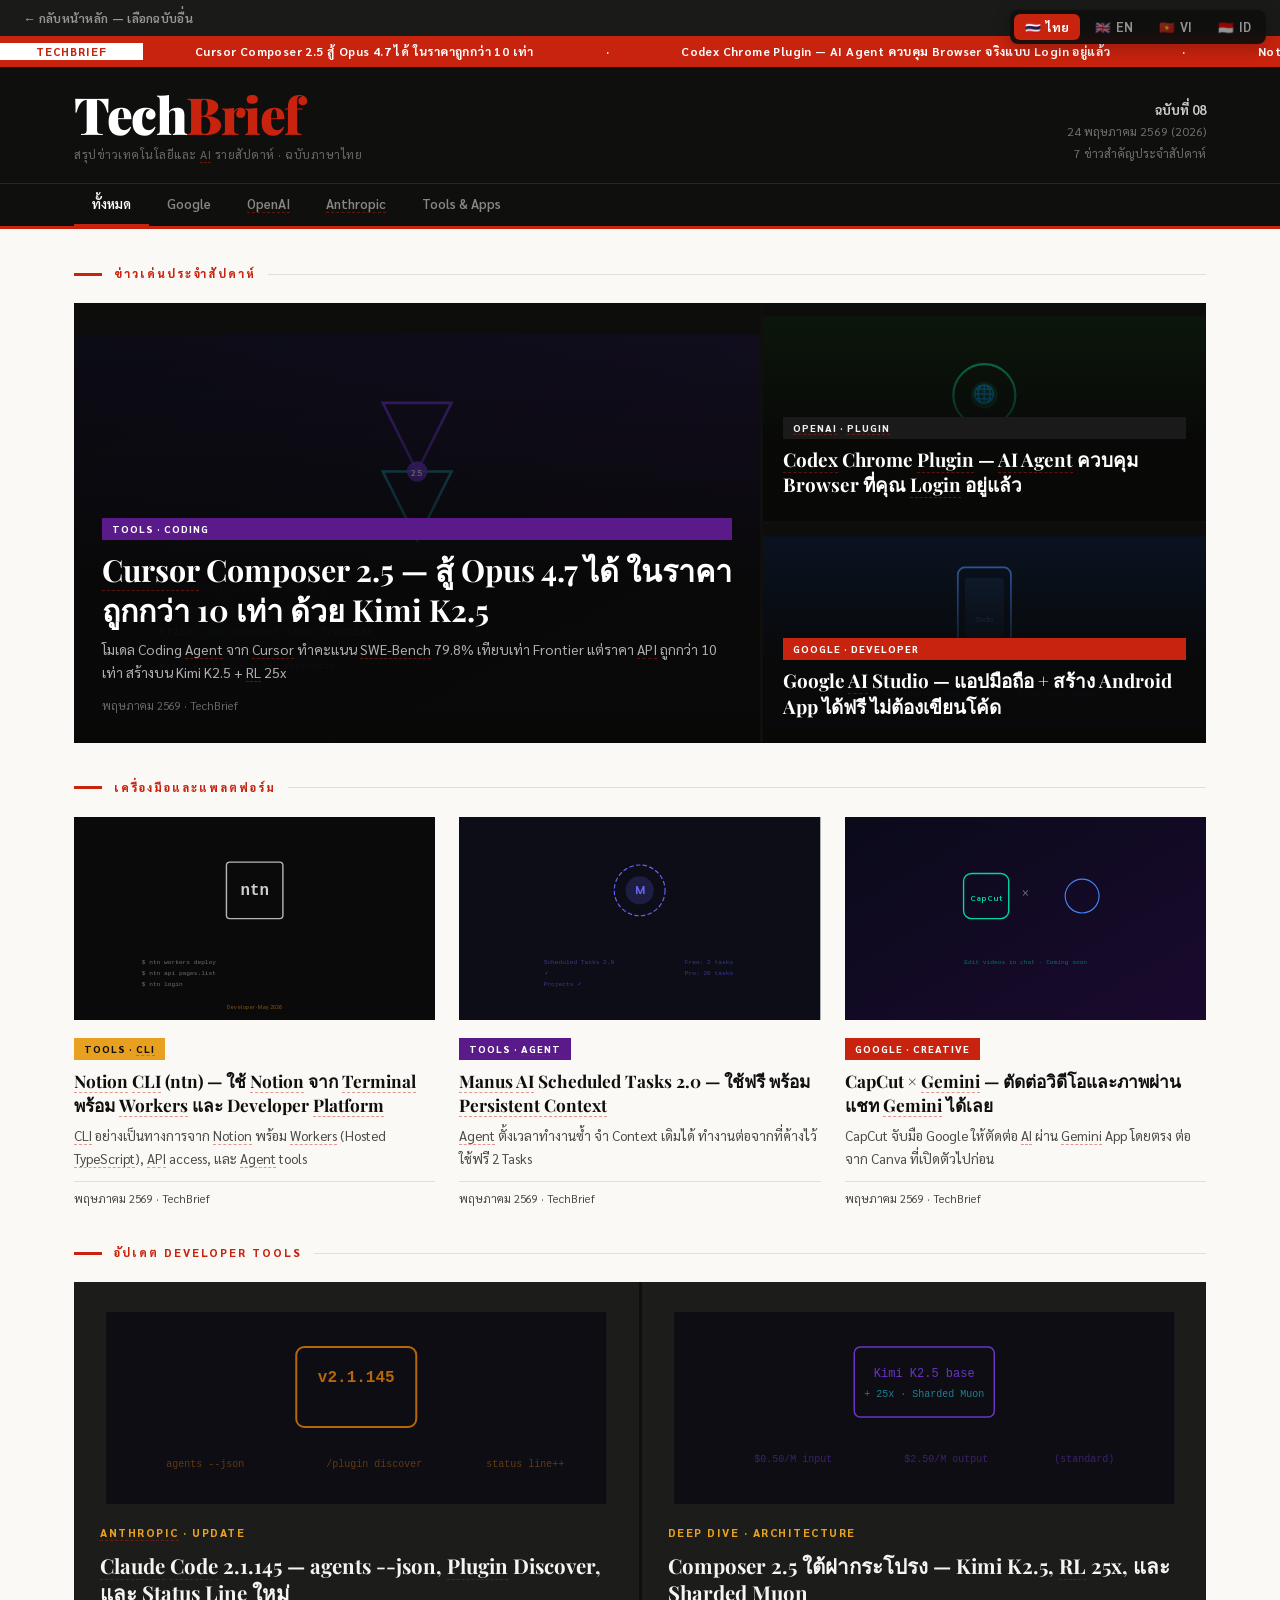
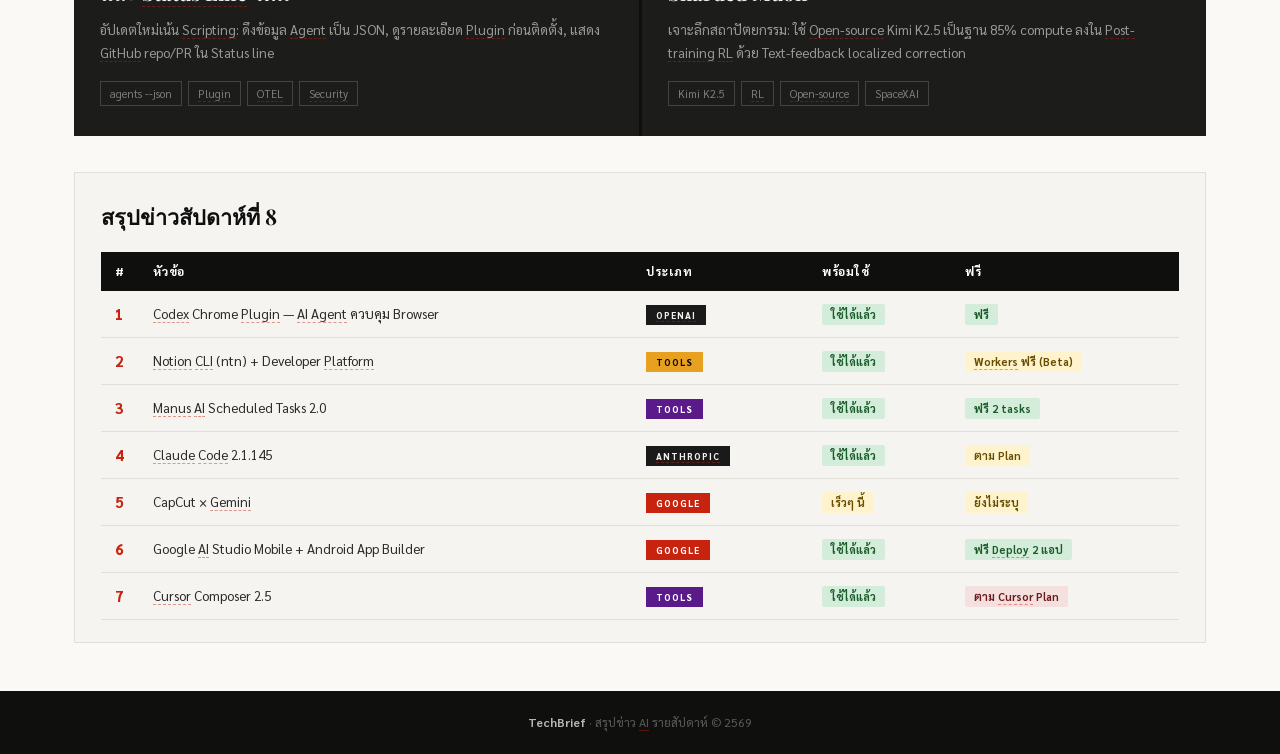
<file: AI-news_8.html>
<!DOCTYPE html>
<html lang="th">
<head>
<meta charset="UTF-8">
<meta name="viewport" content="width=device-width, initial-scale=1.0">
<title>TechBrief — สรุปข่าวเทคโนโลยีและ AI รายสัปดาห์</title>
<link href="https://fonts.googleapis.com/css2?family=Sarabun:ital,wght@0,300;0,400;0,600;0,700;0,800;1,400&family=Playfair+Display:wght@700;900&display=swap" rel="stylesheet">
<style>
*,*::before,*::after{box-sizing:border-box;margin:0;padding:0}
:root{
  --ink:#0f0f0e;--ink-2:#2a2a28;--ink-3:#4a4a47;
  --smoke:#f5f4f0;--paper:#faf9f6;--rule:#e0dfd8;
  --accent:#c8230e;--accent2:#e8a020;
  --serif:'Playfair Display',Georgia,serif;
  --sans:'Sarabun','Noto Sans Thai',sans-serif;
  --max:1180px;
}
html{font-size:16px}
body{background:var(--paper);color:var(--ink);font-family:var(--sans);line-height:1.6;-webkit-font-smoothing:antialiased}
a{color:inherit;text-decoration:none}

/* TICKER */
.ticker-wrap{background:var(--accent);overflow:hidden}
.ticker-inner{display:flex;align-items:center;padding:6px 0;white-space:nowrap;animation:ticker 55s linear infinite;font-size:12px;font-weight:700;color:#fff;letter-spacing:.4px}
.ticker-inner span{padding:0 36px}
.tlabel{background:#fff;color:var(--accent);font-size:11px;font-weight:800;padding:2px 10px;margin-right:16px;letter-spacing:1px;flex-shrink:0}
@keyframes ticker{0%{transform:translateX(0)}100%{transform:translateX(-50%)}}

/* HEADER */
.site-header{background:var(--ink);border-bottom:3px solid var(--accent)}
.masthead-inner{max-width:var(--max);margin:0 auto;padding:22px 24px 18px;display:flex;align-items:flex-end;justify-content:space-between;gap:24px}
.site-name{font-family:var(--serif);font-size:clamp(2rem,5vw,3.2rem);font-weight:900;color:#fff;letter-spacing:-1.5px;line-height:1}
.site-name em{color:var(--accent);font-style:normal}
.site-tagline{color:rgba(255,255,255,.38);font-size:12px;letter-spacing:.5px;margin-top:5px}
.site-meta{text-align:right;color:rgba(255,255,255,.4);font-size:12px;line-height:1.8}
.site-meta strong{color:rgba(255,255,255,.78);display:block;font-size:13px}

/* NAV TABS */
.site-nav{border-top:1px solid rgba(255,255,255,.1)}
.site-nav ul{max-width:var(--max);margin:0 auto;padding:0 24px;display:flex;list-style:none;overflow-x:auto}
.site-nav li a{display:block;padding:10px 18px;font-size:13px;font-weight:600;color:rgba(255,255,255,.5);border-bottom:2px solid transparent;transition:color .15s,border-color .15s;white-space:nowrap;cursor:pointer}
.site-nav li a:hover{color:rgba(255,255,255,.85)}
.site-nav li a.tab-active{color:#fff;border-bottom-color:var(--accent)}

/* PAGE LAYOUT */
.page-wrap{max-width:var(--max);margin:0 auto;padding:0 24px}

/* SECTION LABEL */
.section-label{display:flex;align-items:center;gap:12px;margin:36px 0 20px}
.section-label::before{content:'';width:28px;height:3px;background:var(--accent);flex-shrink:0}
.slabel-text{font-size:11px;font-weight:800;letter-spacing:2px;text-transform:uppercase;color:var(--accent)}
.section-label::after{content:'';flex:1;height:1px;background:var(--rule)}

/* CATEGORY CHIPS */
.chip{display:inline-block;font-size:10px;font-weight:800;letter-spacing:1px;padding:3px 10px;text-transform:uppercase}
.chip-red{background:var(--accent);color:#fff}
.chip-gold{background:var(--accent2);color:var(--ink)}
.chip-dark{background:rgba(255,255,255,.15);color:#fff}
.chip-slate{background:#1a1a1a;color:#f0efeb}
.chip-blue{background:#1a5aaa;color:#fff}
.chip-green{background:#1a6b3a;color:#fff}
.chip-purple{background:#5a1a8a;color:#fff}

/* HERO GRID */
.hero-grid{display:grid;grid-template-columns:1.55fr 1fr;gap:3px;background:var(--ink)}
@media(max-width:720px){.hero-grid{grid-template-columns:1fr}}
.hero-primary{position:relative;overflow:hidden;cursor:pointer}
.hero-primary svg.cover{width:100%;height:440px;display:block;transition:transform .5s ease-out}
.hero-primary:hover svg.cover{transform:scale(1.03)}
.hero-overlay{position:absolute;inset:0;background:linear-gradient(to top,rgba(8,8,7,.93) 38%,rgba(8,8,7,.15) 100%);display:flex;flex-direction:column;justify-content:flex-end;padding:28px}
.hero-primary .hl{font-family:var(--serif);font-size:clamp(1.3rem,2.8vw,1.9rem);font-weight:700;color:#fff;line-height:1.3;margin:10px 0 9px}
.hero-primary .dk{font-size:14px;color:rgba(255,255,255,.68);line-height:1.65;margin-bottom:12px}
.byline{font-size:11.5px;color:rgba(255,255,255,.38)}
.hero-stack{display:flex;flex-direction:column;gap:3px}
.hero-secondary{position:relative;overflow:hidden;flex:1;cursor:pointer;min-height:218px}
.hero-secondary svg.cover{width:100%;height:218px;display:block;transition:transform .5s ease-out}
.hero-secondary:hover svg.cover{transform:scale(1.04)}
.hero-secondary .hero-overlay{padding:18px 20px}
.hero-secondary .hl{font-family:var(--serif);font-size:clamp(1rem,1.7vw,1.18rem);font-weight:700;color:#fff;line-height:1.35;margin:8px 0 6px}

/* ARTICLE ROW */
.article-row{display:grid;grid-template-columns:repeat(3,1fr);gap:28px 24px;margin-bottom:14px}
@media(max-width:860px){.article-row{grid-template-columns:repeat(2,1fr)}}
@media(max-width:520px){.article-row{grid-template-columns:1fr}}
.article-card{cursor:pointer}
.thumb-wrap{overflow:hidden;aspect-ratio:16/9;margin-bottom:14px}
.thumb-wrap svg{width:100%;height:100%;display:block;transition:transform .45s ease-out}
.article-card:hover .thumb-wrap svg{transform:scale(1.05)}
.article-card .chip{margin-bottom:9px}
.article-card .hl{font-family:var(--serif);font-size:1.08rem;font-weight:700;line-height:1.4;color:var(--ink);margin-bottom:8px}
.article-card .excerpt{font-size:13.5px;color:var(--ink-3);line-height:1.7;margin-bottom:10px}
.article-card .byline{font-size:11.5px;color:var(--ink-3);border-top:1px solid var(--rule);padding-top:8px}

/* EXPLAINER DARK */
.explainer-grid{display:grid;grid-template-columns:1fr 1fr;gap:3px;background:var(--ink)}
@media(max-width:600px){.explainer-grid{grid-template-columns:1fr}}
.explainer-card{background:#1c1c1a;padding:30px 26px;cursor:pointer;transition:background .2s;display:flex;flex-direction:column}
.explainer-card:hover{background:#222220}
.explainer-card svg{width:100%;height:192px;display:block;margin-bottom:20px;opacity:.82;transition:opacity .3s}
.explainer-card:hover svg{opacity:1}
.kicker{font-size:11px;font-weight:800;letter-spacing:1.5px;text-transform:uppercase;color:var(--accent2);margin-bottom:10px}
.explainer-card .hl{font-family:var(--serif);font-size:1.28rem;font-weight:700;color:#f5f4f0;line-height:1.35;margin-bottom:12px}
.explainer-card .excerpt{font-size:13.5px;color:rgba(245,244,240,.58);line-height:1.7;margin-bottom:16px;flex:1}
.tag-row{display:flex;flex-wrap:wrap;gap:6px}
.tag{font-size:11px;color:rgba(245,244,240,.45);border:1px solid rgba(245,244,240,.18);padding:3px 9px;transition:.2s}
.explainer-card:hover .tag{border-color:rgba(245,244,240,.32);color:rgba(245,244,240,.68)}

/* SUMMARY TABLE */
.table-section{background:var(--smoke);border:1px solid var(--rule);padding:26px 26px 22px;margin-top:36px}
.table-section h2{font-family:var(--serif);font-size:1.35rem;font-weight:700;margin-bottom:18px}
table{width:100%;border-collapse:collapse;font-size:13.5px}
thead th{background:var(--ink);color:#fff;text-align:left;padding:10px 14px;font-weight:700;font-size:12px;letter-spacing:.5px}
tbody tr{border-bottom:1px solid var(--rule)}
tbody tr:hover{background:#edece6}
tbody td{padding:11px 14px;color:var(--ink-2);vertical-align:middle}
tbody td:first-child{font-weight:800;color:var(--accent);font-size:15px;width:36px}
.badge{display:inline-block;font-size:11px;font-weight:700;padding:2px 9px;border-radius:2px}
.yes{background:#d4edda;color:#1a5c2a}
.no{background:#f5e0e0;color:#6b1a1a}
.part{background:#fff3cd;color:#664d00}

/* FOOTER */
.site-footer{background:var(--ink);color:rgba(255,255,255,.32);text-align:center;font-size:12px;padding:22px;margin-top:48px}
.site-footer strong{color:rgba(255,255,255,.7)}

/* UTILS */
hr.rule{border:none;border-top:1px solid var(--rule);margin:36px 0}
.hidden-card{display:none!important}

/* HOVER LIFT */
.article-card,.hero-primary,.hero-secondary,.explainer-card{transition:transform .2s,box-shadow .2s}
.article-card:hover,.hero-primary:hover,.hero-secondary:hover{transform:translateY(-3px);box-shadow:0 8px 28px rgba(0,0,0,.14)}
.read-more{color:var(--accent);font-size:.8rem;font-weight:600}

/* ANIMATIONS */
@keyframes fadeUp{from{opacity:0;transform:translateY(14px)}to{opacity:1;transform:translateY(0)}}
.fu{animation:fadeUp .5s ease-out both}
.d1{animation-delay:.06s}.d2{animation-delay:.12s}.d3{animation-delay:.18s}

/* DETAIL VIEW */
#detail-view{min-height:100vh;background:var(--paper)}
.detail-topbar{background:var(--ink);padding:12px 32px;display:flex;align-items:center;gap:20px;position:sticky;top:0;z-index:100}
.back-btn{background:none;border:1px solid rgba(255,255,255,.3);color:white;padding:6px 16px;border-radius:4px;cursor:pointer;font-family:var(--sans);font-size:.85rem}
.back-btn:hover{background:rgba(255,255,255,.12)}
.site-name-sm{color:white;font-family:var(--serif);font-size:1.1rem;font-weight:700}
.site-name-sm em{color:var(--accent);font-style:normal}
.detail-inner{max-width:780px;margin:0 auto;padding:48px 24px 80px}
.detail-meta{display:flex;align-items:center;gap:12px;margin-bottom:24px}
.detail-meta .byline{color:var(--ink-3)}
.detail-hero-svg{width:100%;border-radius:10px;overflow:hidden;margin-bottom:36px;box-shadow:0 4px 24px rgba(0,0,0,.12)}
.detail-hero-svg svg{width:100%;height:auto;display:block}
.detail-headline{font-family:var(--serif);font-size:clamp(1.7rem,4vw,2.4rem);line-height:1.25;color:var(--ink);margin-bottom:8px}
.detail-section{margin-top:40px;padding-top:32px;border-top:1px solid var(--rule)}
.detail-section h2{font-family:var(--sans);font-size:.7rem;font-weight:700;letter-spacing:.1em;text-transform:uppercase;color:var(--accent);margin-bottom:14px}
.detail-section p{font-family:var(--sans);font-size:1.05rem;line-height:1.8;color:var(--ink-2)}
.detail-footer-link{display:inline-flex;align-items:center;gap:8px;margin-top:48px;padding:12px 24px;background:var(--ink);color:white;border-radius:6px;text-decoration:none;font-family:var(--sans);font-size:.9rem;font-weight:600}
.detail-footer-link:hover{opacity:.82}
/* HUB LINK */
.hub-link{background:#1a1a18;padding:8px 24px;display:flex;align-items:center}
.hub-link a{color:rgba(255,255,255,.55);font-size:12.5px;font-weight:600;text-decoration:none;font-family:var(--sans);letter-spacing:.3px;transition:color .15s}
.hub-link a:hover{color:#fff}
</style>
</head>
<body>

<div class="hub-link"><a href="index.html">&larr; กลับหน้าหลัก — เลือกฉบับอื่น</a></div>

<div id="index-view">

<!-- TICKER -->
<div class="ticker-wrap">
  <div class="ticker-inner">
    <span class="tlabel">TECHBRIEF</span>
    <span>Cursor Composer 2.5 สู้ Opus 4.7 ได้ ในราคาถูกกว่า 10 เท่า</span><span>·</span>
    <span>Codex Chrome Plugin — AI Agent ควบคุม Browser จริงแบบ Login อยู่แล้ว</span><span>·</span>
    <span>Notion CLI (ntn) เปิดตัวพร้อม Workers และ Developer Platform</span><span>·</span>
    <span>Manus AI Scheduled Tasks 2.0 ใช้ฟรี มี Persistent Context</span><span>·</span>
    <span>Claude Code 2.1.145 เพิ่ม agents --json และ Plugin Discover</span><span>·</span>
    <span>CapCut × Gemini ตัดต่อวิดีโอผ่านแชท AI ได้เลย</span><span>·</span>
    <span>Google AI Studio มีแอปมือถือ + สร้าง Android App ได้ฟรี</span><span>·</span>
    <span class="tlabel">TECHBRIEF</span>
    <span>Cursor Composer 2.5 สู้ Opus 4.7 ได้ ในราคาถูกกว่า 10 เท่า</span><span>·</span>
    <span>Codex Chrome Plugin — AI Agent ควบคุม Browser จริงแบบ Login อยู่แล้ว</span><span>·</span>
    <span>Notion CLI (ntn) เปิดตัวพร้อม Workers และ Developer Platform</span><span>·</span>
    <span>Manus AI Scheduled Tasks 2.0 ใช้ฟรี มี Persistent Context</span><span>·</span>
    <span>Claude Code 2.1.145 เพิ่ม agents --json และ Plugin Discover</span><span>·</span>
    <span>CapCut × Gemini ตัดต่อวิดีโอผ่านแชท AI ได้เลย</span><span>·</span>
    <span>Google AI Studio มีแอปมือถือ + สร้าง Android App ได้ฟรี</span><span>·</span>
  </div>
</div>

<!-- HEADER -->
<header class="site-header">
  <div class="masthead-inner">
    <div>
      <div class="site-name">Tech<em>Brief</em></div>
      <div class="site-tagline">สรุปข่าวเทคโนโลยีและ AI รายสัปดาห์ · ฉบับภาษาไทย</div>
    </div>
    <div class="site-meta">
      <strong>ฉบับที่ 08</strong>
      24 พฤษภาคม 2569 (2026)<br>
      7 ข่าวสำคัญประจำสัปดาห์
    </div>
  </div>
  <nav class="site-nav">
    <ul id="tab-list">
      <li><a href="#" data-filter="all" class="tab-active">ทั้งหมด</a></li>
      <li><a href="#" data-filter="google">Google</a></li>
      <li><a href="#" data-filter="openai">OpenAI</a></li>
      <li><a href="#" data-filter="anthropic">Anthropic</a></li>
      <li><a href="#" data-filter="tools">Tools &amp; Apps</a></li>
    </ul>
  </nav>
</header>

<div class="page-wrap">

<!-- SECTION LABEL -->
<div class="section-label">
  <span class="slabel-text">ข่าวเด่นประจำสัปดาห์</span>
</div>

<!-- HERO GRID -->
<div class="hero-grid" id="hero-grid">

  <!-- HERO PRIMARY: Cursor Composer 2.5 -->
  <div class="hero-primary fu" data-cat="tools" onclick="showDetail('composer')">
    <svg class="cover" viewBox="0 0 800 440" xmlns="http://www.w3.org/2000/svg">
      <defs>
        <linearGradient id="hg1" x1="0" y1="0" x2="1" y2="1">
          <stop offset="0%" stop-color="#0d0d1a"/>
          <stop offset="100%" stop-color="#1a1030"/>
        </linearGradient>
      </defs>
      <rect width="800" height="440" fill="url(#hg1)"/>
      <!-- Cursor logo abstraction -->
      <g transform="translate(400,160)">
        <path d="M -40,-80 L 40,-80 L 0,0 Z" fill="none" stroke="#7c3aed" stroke-width="3" opacity="0.6"/>
        <path d="M -40,0 L 40,0 L 0,80 Z" fill="none" stroke="#22d3ee" stroke-width="3" opacity="0.6"/>
        <circle cx="0" cy="0" r="12" fill="#7c3aed" opacity="0.8"/>
        <text y="5" text-anchor="middle" font-size="10" fill="#fff" font-weight="bold">2.5</text>
      </g>
      <g font-family="monospace" font-size="13" fill="#7c3aed" opacity="0.5">
        <text x="100" y="300">SWE-Bench: 79.8%  (Opus 4.7: 80.5%)</text>
        <text x="100" y="325">CursorBench: 63.2% (Opus 4.7: 61.6%)</text>
        <text x="100" y="350" fill="#22d3ee">Price: 10x cheaper than frontier</text>
      </g>
      <g font-family="monospace" font-size="11" fill="#fff" opacity="0.3">
        <text x="100" y="390">Base: Kimi K2.5 + 25x synthetic RL</text>
      </g>
    </svg>
    <div class="hero-overlay">
      <span class="chip chip-purple">Tools · Coding</span>
      <h2 class="hl">Cursor Composer 2.5 — สู้ Opus 4.7 ได้ ในราคาถูกกว่า 10 เท่า ด้วย Kimi K2.5</h2>
      <p class="dk">โมเดล Coding Agent จาก Cursor ทำคะแนน SWE-Bench 79.8% เทียบเท่า Frontier แต่ราคา API ถูกกว่า 10 เท่า สร้างบน Kimi K2.5 + RL 25x</p>
      <span class="byline">พฤษภาคม 2569 · TechBrief</span>
    </div>
  </div>

  <div class="hero-stack">
    <!-- HERO SECONDARY 1: Codex Chrome -->
    <div class="hero-secondary fu d1" data-cat="openai" onclick="showDetail('codex-chrome')">
      <svg class="cover" viewBox="0 0 500 218" xmlns="http://www.w3.org/2000/svg">
        <rect width="500" height="218" fill="#0d1a0d"/>
        <g transform="translate(250,90)">
          <circle r="35" fill="none" stroke="#10b981" stroke-width="2.5"/>
          <circle r="15" fill="#10b981" opacity="0.3"/>
          <text y="5" text-anchor="middle" font-size="20">🌐</text>
        </g>
        <g font-family="monospace" font-size="10" fill="#10b981" opacity="0.5">
          <text x="100" y="170">@Chrome → Codex controls your browser</text>
          <text x="100" y="190" opacity="0.4">Tab Groups · Allowlist · Auto-login</text>
        </g>
      </svg>
      <div class="hero-overlay">
        <span class="chip chip-slate">OpenAI · Plugin</span>
        <h2 class="hl">Codex Chrome Plugin — AI Agent ควบคุม Browser ที่คุณ Login อยู่แล้ว</h2>
      </div>
    </div>

    <!-- HERO SECONDARY 2: Google AI Studio Mobile -->
    <div class="hero-secondary fu d2" data-cat="google" onclick="showDetail('ai-studio')">
      <svg class="cover" viewBox="0 0 500 218" xmlns="http://www.w3.org/2000/svg">
        <rect width="500" height="218" fill="#0a1628"/>
        <g transform="translate(250,85)">
          <!-- Phone shape -->
          <rect x="-30" y="-50" width="60" height="100" rx="8" fill="none" stroke="#4285f4" stroke-width="2"/>
          <rect x="-22" y="-38" width="44" height="70" rx="2" fill="#4285f4" opacity="0.15"/>
          <text y="-5" text-anchor="middle" font-size="16" fill="#4285f4">AI</text>
          <text y="12" text-anchor="middle" font-size="8" fill="#4285f4" opacity="0.6">Studio</text>
          <circle cx="0" cy="42" r="4" fill="none" stroke="#4285f4" stroke-width="1" opacity="0.4"/>
        </g>
        <text x="250" y="180" text-anchor="middle" font-family="monospace" font-size="10" fill="#4285f4" opacity="0.5">Build Android apps + Deploy free · From your phone</text>
      </svg>
      <div class="hero-overlay">
        <span class="chip chip-red">Google · Developer</span>
        <h2 class="hl">Google AI Studio — แอปมือถือ + สร้าง Android App ได้ฟรี ไม่ต้องเขียนโค้ด</h2>
      </div>
    </div>
  </div>

</div><!-- end hero-grid -->

<!-- ROW 1: 3 CARDS -->
<div class="section-label">
  <span class="slabel-text">เครื่องมือและแพลตฟอร์ม</span>
</div>

<div class="article-row">

  <!-- Notion CLI -->
  <div class="article-card fu" data-cat="tools" onclick="showDetail('notion-cli')">
    <div class="thumb-wrap">
      <svg viewBox="0 0 640 360" xmlns="http://www.w3.org/2000/svg">
        <rect width="640" height="360" fill="#0a0a0a"/>
        <g transform="translate(320,130)">
          <rect x="-50" y="-50" width="100" height="100" rx="6" fill="none" stroke="#fff" stroke-width="2.5" opacity="0.7"/>
          <text y="8" text-anchor="middle" font-family="monospace" font-size="28" fill="#fff" font-weight="bold" opacity="0.8">ntn</text>
        </g>
        <g font-family="monospace" font-size="11" fill="#fff" opacity="0.4">
          <text x="120" y="260">$ ntn workers deploy</text>
          <text x="120" y="280">$ ntn api pages.list</text>
          <text x="120" y="300">$ ntn login</text>
        </g>
        <text x="320" y="340" text-anchor="middle" font-size="10" fill="#e8a020" opacity="0.5">Notion Developer Platform · May 2026</text>
      </svg>
    </div>
    <span class="chip chip-gold">Tools · CLI</span>
    <h3 class="hl">Notion CLI (ntn) — ใช้ Notion จาก Terminal พร้อม Workers และ Developer Platform</h3>
    <p class="excerpt">CLI อย่างเป็นทางการจาก Notion พร้อม Workers (Hosted TypeScript), API access, และ Agent tools</p>
    <div class="byline">พฤษภาคม 2569 · TechBrief</div>
  </div>

  <!-- Manus AI -->
  <div class="article-card fu d1" data-cat="tools" onclick="showDetail('manus')">
    <div class="thumb-wrap">
      <svg viewBox="0 0 640 360" xmlns="http://www.w3.org/2000/svg">
        <rect width="640" height="360" fill="#0d0d18"/>
        <g transform="translate(320,130)">
          <circle r="45" fill="none" stroke="#6366f1" stroke-width="2" stroke-dasharray="8 4"/>
          <circle r="25" fill="#6366f1" opacity="0.2"/>
          <text y="6" text-anchor="middle" font-size="22" fill="#6366f1" font-weight="bold">M</text>
        </g>
        <g font-family="monospace" font-size="11" fill="#6366f1" opacity="0.5">
          <text x="150" y="260">Scheduled Tasks 2.0</text>
          <text x="150" y="280">Persistent Context ✓</text>
          <text x="150" y="300">Projects Integration ✓</text>
          <text x="400" y="260">Free: 2 tasks</text>
          <text x="400" y="280">Pro: 20 tasks</text>
        </g>
      </svg>
    </div>
    <span class="chip chip-purple">Tools · Agent</span>
    <h3 class="hl">Manus AI Scheduled Tasks 2.0 — ใช้ฟรี พร้อม Persistent Context</h3>
    <p class="excerpt">Agent ตั้งเวลาทำงานซ้ำ จำ Context เดิมได้ ทำงานต่อจากที่ค้างไว้ ใช้ฟรี 2 Tasks</p>
    <div class="byline">พฤษภาคม 2569 · TechBrief</div>
  </div>

  <!-- CapCut × Gemini -->
  <div class="article-card fu d2" data-cat="google" onclick="showDetail('capcut')">
    <div class="thumb-wrap">
      <svg viewBox="0 0 640 360" xmlns="http://www.w3.org/2000/svg">
        <defs>
          <linearGradient id="cc1" x1="0" y1="0" x2="1" y2="1">
            <stop offset="0%" stop-color="#0a0a1a"/>
            <stop offset="100%" stop-color="#1a0a2e"/>
          </linearGradient>
        </defs>
        <rect width="640" height="360" fill="url(#cc1)"/>
        <g transform="translate(250,140)">
          <rect x="-40" y="-40" width="80" height="80" rx="14" fill="none" stroke="#00d4aa" stroke-width="2.5"/>
          <text y="8" text-anchor="middle" font-size="14" fill="#00d4aa" font-weight="bold">CapCut</text>
        </g>
        <text x="320" y="140" text-anchor="middle" font-size="20" fill="#fff" opacity="0.4">×</text>
        <g transform="translate(420,140)">
          <circle r="30" fill="none" stroke="#4285f4" stroke-width="2"/>
          <text y="6" text-anchor="middle" font-size="10" fill="#4285f4" font-weight="bold">Gemini</text>
        </g>
        <text x="320" y="260" text-anchor="middle" font-family="monospace" font-size="11" fill="#00d4aa" opacity="0.5">Edit videos in Gemini chat · Coming soon</text>
      </svg>
    </div>
    <span class="chip chip-red">Google · Creative</span>
    <h3 class="hl">CapCut × Gemini — ตัดต่อวิดีโอและภาพผ่านแชท Gemini ได้เลย</h3>
    <p class="excerpt">CapCut จับมือ Google ให้ตัดต่อ AI ผ่าน Gemini App โดยตรง ต่อจาก Canva ที่เปิดตัวไปก่อน</p>
    <div class="byline">พฤษภาคม 2569 · TechBrief</div>
  </div>

</div>

<!-- EXPLAINER DARK ROW -->
<div class="section-label">
  <span class="slabel-text">อัปเดต Developer Tools</span>
</div>

<div class="explainer-grid">

  <!-- Claude Code 2.1.145 -->
  <div class="explainer-card fu" data-cat="anthropic" onclick="showDetail('claude-code')">
    <svg viewBox="0 0 500 192" xmlns="http://www.w3.org/2000/svg">
      <rect width="500" height="192" fill="#0a0a12"/>
      <g transform="translate(250,75)">
        <rect x="-60" y="-40" width="120" height="80" rx="8" fill="none" stroke="#d97706" stroke-width="2"/>
        <text y="-5" text-anchor="middle" font-family="monospace" font-size="16" fill="#d97706" font-weight="bold">v2.1.145</text>
        <text y="18" text-anchor="middle" font-size="10" fill="#d97706" opacity="0.6">Claude Code</text>
      </g>
      <g font-family="monospace" font-size="10" fill="#d97706" opacity="0.5">
        <text x="60" y="155">agents --json</text>
        <text x="220" y="155">/plugin discover</text>
        <text x="380" y="155">status line++</text>
      </g>
    </svg>
    <span class="kicker">Anthropic · Update</span>
    <h3 class="hl">Claude Code 2.1.145 — agents --json, Plugin Discover, และ Status Line ใหม่</h3>
    <p class="excerpt">อัปเดตใหม่เน้น Scripting: ดึงข้อมูล Agent เป็น JSON, ดูรายละเอียด Plugin ก่อนติดตั้ง, แสดง GitHub repo/PR ใน Status line</p>
    <div class="tag-row">
      <span class="tag">agents --json</span><span class="tag">Plugin</span><span class="tag">OTEL</span><span class="tag">Security</span>
    </div>
  </div>

  <!-- Cursor Composer deep dive (second explainer) -->
  <div class="explainer-card fu d1" data-cat="tools" onclick="showDetail('composer')">
    <svg viewBox="0 0 500 192" xmlns="http://www.w3.org/2000/svg">
      <rect width="500" height="192" fill="#0a0a12"/>
      <g transform="translate(250,70)">
        <rect x="-70" y="-35" width="140" height="70" rx="6" fill="none" stroke="#7c3aed" stroke-width="1.5"/>
        <text y="-5" text-anchor="middle" font-family="monospace" font-size="12" fill="#7c3aed">Kimi K2.5 base</text>
        <text y="15" text-anchor="middle" font-family="monospace" font-size="10" fill="#22d3ee" opacity="0.7">+ 25x RL · Sharded Muon</text>
      </g>
      <g font-family="monospace" font-size="10" fill="#7c3aed" opacity="0.5">
        <text x="80" y="150">$0.50/M input</text>
        <text x="230" y="150">$2.50/M output</text>
        <text x="380" y="150">(standard)</text>
      </g>
    </svg>
    <span class="kicker">Deep Dive · Architecture</span>
    <h3 class="hl">Composer 2.5 ใต้ฝากระโปรง — Kimi K2.5, RL 25x, และ Sharded Muon</h3>
    <p class="excerpt">เจาะลึกสถาปัตยกรรม: ใช้ Open-source Kimi K2.5 เป็นฐาน 85% compute ลงใน Post-training RL ด้วย Text-feedback localized correction</p>
    <div class="tag-row">
      <span class="tag">Kimi K2.5</span><span class="tag">RL</span><span class="tag">Open-source</span><span class="tag">SpaceXAI</span>
    </div>
  </div>

</div>

<!-- SUMMARY TABLE -->
<div class="table-section">
  <h2>สรุปข่าวสัปดาห์ที่ 8</h2>
  <div style="overflow-x:auto">
  <table>
    <thead>
      <tr>
        <th>#</th>
        <th>หัวข้อ</th>
        <th>ประเภท</th>
        <th>พร้อมใช้</th>
        <th>ฟรี</th>
      </tr>
    </thead>
    <tbody>
      <tr style="cursor:pointer" onclick="showDetail('codex-chrome')">
        <td>1</td>
        <td>Codex Chrome Plugin — AI Agent ควบคุม Browser</td>
        <td><span class="chip chip-slate" style="font-size:9px">OpenAI</span></td>
        <td><span class="badge yes">ใช้ได้แล้ว</span></td>
        <td><span class="badge yes">ฟรี</span></td>
      </tr>
      <tr style="cursor:pointer" onclick="showDetail('notion-cli')">
        <td>2</td>
        <td>Notion CLI (ntn) + Developer Platform</td>
        <td><span class="chip chip-gold" style="font-size:9px">Tools</span></td>
        <td><span class="badge yes">ใช้ได้แล้ว</span></td>
        <td><span class="badge part">Workers ฟรี (Beta)</span></td>
      </tr>
      <tr style="cursor:pointer" onclick="showDetail('manus')">
        <td>3</td>
        <td>Manus AI Scheduled Tasks 2.0</td>
        <td><span class="chip chip-purple" style="font-size:9px">Tools</span></td>
        <td><span class="badge yes">ใช้ได้แล้ว</span></td>
        <td><span class="badge yes">ฟรี 2 tasks</span></td>
      </tr>
      <tr style="cursor:pointer" onclick="showDetail('claude-code')">
        <td>4</td>
        <td>Claude Code 2.1.145</td>
        <td><span class="chip chip-slate" style="font-size:9px">Anthropic</span></td>
        <td><span class="badge yes">ใช้ได้แล้ว</span></td>
        <td><span class="badge part">ตาม Plan</span></td>
      </tr>
      <tr style="cursor:pointer" onclick="showDetail('capcut')">
        <td>5</td>
        <td>CapCut × Gemini</td>
        <td><span class="chip chip-red" style="font-size:9px">Google</span></td>
        <td><span class="badge part">เร็วๆ นี้</span></td>
        <td><span class="badge part">ยังไม่ระบุ</span></td>
      </tr>
      <tr style="cursor:pointer" onclick="showDetail('ai-studio')">
        <td>6</td>
        <td>Google AI Studio Mobile + Android App Builder</td>
        <td><span class="chip chip-red" style="font-size:9px">Google</span></td>
        <td><span class="badge yes">ใช้ได้แล้ว</span></td>
        <td><span class="badge yes">ฟรี Deploy 2 แอป</span></td>
      </tr>
      <tr style="cursor:pointer" onclick="showDetail('composer')">
        <td>7</td>
        <td>Cursor Composer 2.5</td>
        <td><span class="chip chip-purple" style="font-size:9px">Tools</span></td>
        <td><span class="badge yes">ใช้ได้แล้ว</span></td>
        <td><span class="badge no">ตาม Cursor Plan</span></td>
      </tr>
    </tbody>
  </table>
  </div>
</div>

</div><!-- end page-wrap -->

<footer class="site-footer">
  <strong>TechBrief</strong> · สรุปข่าว AI รายสัปดาห์ © 2569
</footer>

</div><!-- end index-view -->

<!-- DETAIL VIEW -->
<div id="detail-view" style="display:none">
  <div class="detail-topbar">
    <button class="back-btn" onclick="showIndex()">← กลับ</button>
    <span class="site-name-sm">Tech<em>Brief</em></span>
  </div>
  <div id="detail-content"></div>
</div>

<script>
var articles = {

'codex-chrome': {
  cat:'openai', chip:'chip-slate', label:'OpenAI · Plugin',
  headline:'Codex Chrome Plugin — AI Agent ที่ควบคุม Browser ที่คุณ Login อยู่แล้วได้ทันที',
  date:'พฤษภาคม 2569', source:'TechBrief',
  svgHero:`<svg viewBox="0 0 1200 500" xmlns="http://www.w3.org/2000/svg">
    <rect width="1200" height="500" fill="#0d1a0d"/>
    <g transform="translate(600,180)">
      <circle r="70" fill="none" stroke="#10b981" stroke-width="3"/>
      <circle r="35" fill="#10b981" opacity="0.2"/>
      <text y="8" text-anchor="middle" font-size="36">🌐</text>
    </g>
    <g font-family="monospace" font-size="15" fill="#10b981" opacity="0.6">
      <text x="200" y="340">@Chrome "Update the Salesforce dashboard"</text>
      <text x="200" y="370" opacity="0.4">→ Opens tab → Logs in → Fills form → Done</text>
    </g>
    <g font-family="monospace" font-size="12" fill="#10b981" opacity="0.4">
      <text x="200" y="420">Allowlist ✓  Blocklist ✓  Tab Groups ✓  Ask before sensitive ✓</text>
    </g>
  </svg>`,
  body:`
    <section class="detail-section">
      <h2>ทำอะไรได้บ้าง</h2>
      <p>Codex Chrome Plugin คือส่วนเสริมของ Codex (AI Agent ของ OpenAI) ที่ให้ Agent เข้าควบคุม Chrome Browser ของคุณได้โดยตรง ไม่ใช่แค่สร้างโค้ดให้ Copy ไปวาง แต่เปิดแท็บ กรอกฟอร์ม กดปุ่ม และทำ Multi-step Workflow ข้ามเว็บไซต์ได้เอง สิ่งที่ทำให้ต่างจาก Computer Use ทั่วไปคือ Codex ใช้ Session ที่คุณ Login อยู่แล้ว หมายความว่ามันเข้า Salesforce, Gmail, LinkedIn หรือเครื่องมือภายในองค์กรของคุณได้ทันที ไม่ต้องกรอก Password ใหม่ งานทั้งหมดรันใน Tab Groups แยกจากแท็บปกติของคุณ</p>
    </section>
    <section class="detail-section">
      <h2>วิธีเข้าใช้งาน</h2>
      <p>เปิด Codex App → ไปที่ Plugins → ค้นหา Chrome → กดติดตั้ง Extension จากนั้นก็พิมพ์ @Chrome ในแชท Codex แล้วบอกว่าต้องการทำอะไร ต้องใช้ ChatGPT Plus ขึ้นไป (Free tier ไม่รองรับ Plugin) ระบบมี Allowlist/Blocklist ให้ตั้งค่าว่า Domain ไหนให้เข้าได้ ไหนห้าม และ Codex จะถามก่อนทำ Action ที่อาจเปลี่ยนข้อมูลสำคัญเสมอ</p>
    </section>
    <section class="detail-section">
      <h2>ทำไมต้องสนใจ</h2>
      <p>นี่คือจุดเปลี่ยนของ AI Agent — จากที่เคยทำได้แค่ "สร้างโค้ด" หรือ "ตอบคำถาม" ตอนนี้ Agent ทำงานจริงบนเว็บได้แล้ว คิดดูว่าแทนที่จะนั่งกรอก Report, อัพเดท CRM, หรือ Research คู่แข่งเอง คุณแค่สั่ง Codex แล้วมันจะทำให้ใน Background สิ่งที่น่าสนใจคือ OpenAI เลือกใช้ Chrome Extension แทน Computer Vision ที่ Anthropic ใช้กับ Claude Computer Use ทำให้แม่นยำกว่า (DOM-aware) แต่จำกัดเฉพาะ Chrome</p>
    </section>
  `,
  link:'https://developers.openai.com/codex/app/chrome-extension'
},

'notion-cli': {
  cat:'tools', chip:'chip-gold', label:'Tools · CLI',
  headline:'Notion CLI (ntn) — ใช้ Notion จาก Terminal พร้อม Workers, Agent Tools และ Developer Platform เต็มรูปแบบ',
  date:'พฤษภาคม 2569', source:'TechBrief',
  svgHero:`<svg viewBox="0 0 1200 500" xmlns="http://www.w3.org/2000/svg">
    <rect width="1200" height="500" fill="#0a0a0a"/>
    <g transform="translate(600,180)">
      <rect x="-80" y="-70" width="160" height="140" rx="10" fill="none" stroke="#fff" stroke-width="3" opacity="0.7"/>
      <text y="10" text-anchor="middle" font-family="monospace" font-size="42" fill="#fff" font-weight="bold" opacity="0.8">ntn</text>
    </g>
    <g font-family="monospace" font-size="14" fill="#fff" opacity="0.4">
      <text x="200" y="360">$ curl -fsSL https://ntn.dev | bash</text>
      <text x="200" y="390">$ ntn workers new → ntn workers deploy</text>
      <text x="200" y="420">$ ntn api pages.create --title "My Page"</text>
    </g>
  </svg>`,
  body:`
    <section class="detail-section">
      <h2>ทำอะไรได้บ้าง</h2>
      <p>Notion CLI หรือ ntn คือ Command-line Interface อย่างเป็นทางการที่ Notion เปิดตัวเป็นส่วนหนึ่งของ Developer Platform ใหม่ ให้นักพัฒนาและ AI Coding Agent ทำงานกับ Notion ผ่าน Terminal ได้โดยตรง ฟีเจอร์หลักคือ Workers — TypeScript Runtime ที่ Notion Host ให้ ใช้สร้าง Sync, Webhook, Agent tools โดยไม่ต้องมี Server เอง นอกจากนี้ยังเรียก Notion API ได้ตรงจาก Terminal สร้าง/อ่าน/อัพเดท Pages, Databases, อัพโหลดไฟล์ และจัดการ Data Sources ได้หมด</p>
    </section>
    <section class="detail-section">
      <h2>วิธีเข้าใช้งาน</h2>
      <p>ติดตั้งง่ายมาก: รัน curl -fsSL https://ntn.dev | bash หรือติดตั้งผ่าน npm ก็ได้ ตอนนี้รองรับ macOS และ Linux (Windows กำลังมา) Workers ฟรีในช่วง Beta จนถึง 11 สิงหาคม 2569 หลังจากนั้นจะเปลี่ยนเป็นระบบ Credit Developer Platform ทั้งหมดรวม: ntn CLI, Workers, Database Sync, Agent Tools, Webhook Triggers, External Agents API และ Notion Agents SDK</p>
    </section>
    <section class="detail-section">
      <h2>ทำไมต้องสนใจ</h2>
      <p>Notion ไม่ใช่แค่แอปจดโน้ตอีกต่อไป — กำลังกลายเป็น Platform สำหรับ Developer ที่จริงจัง สิ่งที่น่าสนใจที่สุดคือ Agent Tools ที่ให้ AI Agent (จาก Claude Code, Codex หรืออะไรก็ตาม) เข้ามาอ่าน-เขียน Notion ได้โดยตรงผ่าน ntn CLI โดยไม่ต้องสร้าง Integration เอง สำหรับทีมที่ใช้ Notion เป็นศูนย์กลางข้อมูล นี่คือจุดเชื่อมระหว่าง "ข้อมูลของทีม" กับ "AI Agent ที่ทำงานให้" ที่ง่ายที่สุดในตลาดตอนนี้</p>
    </section>
  `,
  link:'https://developers.notion.com/cli/get-started/overview'
},

'manus': {
  cat:'tools', chip:'chip-purple', label:'Tools · Agent',
  headline:'Manus AI Scheduled Tasks 2.0 — Agent ตั้งเวลาทำงานซ้ำ จำ Context เดิม ใช้ฟรี',
  date:'พฤษภาคม 2569', source:'TechBrief',
  svgHero:`<svg viewBox="0 0 1200 500" xmlns="http://www.w3.org/2000/svg">
    <rect width="1200" height="500" fill="#0d0d18"/>
    <g transform="translate(600,190)">
      <circle r="80" fill="none" stroke="#6366f1" stroke-width="2.5" stroke-dasharray="10 5" opacity="0.5"/>
      <circle r="45" fill="#6366f1" opacity="0.15"/>
      <text y="10" text-anchor="middle" font-size="36" fill="#6366f1" font-weight="bold">M</text>
    </g>
    <g font-family="monospace" font-size="14" fill="#6366f1" opacity="0.5">
      <text x="200" y="360">Persistent Context ✓</text>
      <text x="200" y="390">Projects Integration ✓</text>
      <text x="200" y="420">Web App Scheduling ✓</text>
      <text x="600" y="360">Free: 2 scheduled tasks</text>
      <text x="600" y="390">300 daily credits</text>
      <text x="600" y="420">Pro: 20 tasks + Connectors</text>
    </g>
  </svg>`,
  body:`
    <section class="detail-section">
      <h2>ทำอะไรได้บ้าง</h2>
      <p>Manus AI เปิดตัว Scheduled Tasks 2.0 ซึ่งอัปเกรดระบบตั้งเวลาให้ AI Agent ทำงานซ้ำ จากที่เคยรันแบบ "เริ่มใหม่ทุกครั้ง" ตอนนี้มี Persistent Context — Agent จำ Instructions, ไฟล์แนบ, บทสนทนาเก่า และผลลัพธ์ที่เคยทำไว้ ทำให้ทำงานต่อจากครั้งก่อนได้อย่างต่อเนื่อง เช่น สั่งให้สรุปข่าว AI ทุกเช้า Agent จะรู้ว่าเมื่อวานสรุปอะไรไปแล้ว และเลือกข่าวใหม่มาให้ นอกจากนี้ยัง Integrate กับ Projects ที่ตั้งค่า Skills, Connectors และ Instructions ไว้ล่วงหน้า</p>
    </section>
    <section class="detail-section">
      <h2>วิธีเข้าใช้งาน</h2>
      <p>ใช้ฟรีได้ทันทีที่ manus.im — แผน Free ให้ Scheduled Tasks 2 งาน, 300 Credits/วัน และ 1 Concurrent task ใช้ Manus 1.6 Lite ใน Agent Mode สำหรับ Pro ($39/เดือน ขึ้นไป) ได้ 20 Scheduled Tasks, 20 Concurrent tasks และ Advanced features เช่น Wide Research, Slide generation, Website deployment และ Connectors สำหรับเชื่อมต่อแอปภายนอก</p>
    </section>
    <section class="detail-section">
      <h2>ทำไมต้องสนใจ</h2>
      <p>ปัญหาใหญ่ของ AI Agent ที่ทำงานซ้ำคือ "ลืมทุกอย่างทุกครั้งที่รัน" — Manus แก้ปัญหานี้ด้วย Persistent Context ที่ทำให้ Agent ฉลาดขึ้นทุกรอบ นี่คือสิ่งที่ Claude Code ยังไม่มี (แต่ละ Session เริ่มใหม่), ChatGPT ก็ยังไม่มี (Scheduled GPTs ไม่จำ Context ข้ามรอบ) Manus อาจตัวเล็กกว่าคู่แข่ง แต่ในเรื่อง "Agent ที่ทำงานเป็นประจำ" พวกเขานำหน้าอยู่ชัดเจน และที่สำคัญ — ใช้ฟรีได้จริง ไม่ใช่แค่ Trial</p>
    </section>
  `,
  link:'https://manus.im/blog/manus-schedules'
},

'claude-code': {
  cat:'anthropic', chip:'chip-slate', label:'Anthropic · Update',
  headline:'Claude Code 2.1.145 — agents --json, Plugin Discover ใหม่ และ Security Fix สำคัญ',
  date:'พฤษภาคม 2569', source:'TechBrief',
  svgHero:`<svg viewBox="0 0 1200 500" xmlns="http://www.w3.org/2000/svg">
    <rect width="1200" height="500" fill="#0a0a12"/>
    <g transform="translate(600,180)">
      <rect x="-100" y="-60" width="200" height="120" rx="12" fill="none" stroke="#d97706" stroke-width="2.5"/>
      <text y="-10" text-anchor="middle" font-family="monospace" font-size="28" fill="#d97706" font-weight="bold">v2.1.145</text>
      <text y="22" text-anchor="middle" font-size="14" fill="#d97706" opacity="0.6">Claude Code</text>
    </g>
    <g font-family="monospace" font-size="14" fill="#d97706" opacity="0.5">
      <text x="200" y="350">$ claude agents --json</text>
      <text x="200" y="380" opacity="0.4">→ [{id, status, model, awaiting_input}]</text>
      <text x="200" y="420" fill="#ef4444" opacity="0.5">🔒 Security: env var bypass fix</text>
    </g>
  </svg>`,
  body:`
    <section class="detail-section">
      <h2>ทำอะไรได้บ้าง</h2>
      <p>Claude Code เวอร์ชัน 2.1.145 (19 พฤษภาคม 2569) เป็นอัปเดตที่เน้นฝั่ง Developer Experience โดยเฉพาะ ฟีเจอร์เด่นคือ claude agents --json ที่ให้ดึงข้อมูล Agent ที่กำลังรันอยู่ออกมาเป็น JSON สำหรับ Scripting — ใช้ทำ tmux status bar, Session picker, หรือ Custom dashboard ได้ /plugin Discover ใหม่แสดง Commands, Agents, Skills, Hooks และ MCP Servers ของแต่ละ Plugin ก่อนติดตั้ง ไม่ต้องลุ้นว่า Plugin จะทำอะไรได้บ้าง</p>
    </section>
    <section class="detail-section">
      <h2>วิธีเข้าใช้งาน</h2>
      <p>อัปเดตผ่าน claude update หรือ npm install -g @anthropic-ai/claude-code ฟีเจอร์ใหม่ทุกตัวใช้ได้ทันทีทุก Plan (Pro, Max, Team, Enterprise) สำหรับ OTEL integration: agent_id/parent_agent_id ฝังใน span attributes แล้ว เปิดใช้ได้ผ่าน --otel flag Status line ตอนนี้โชว์ GitHub repo และ PR number ถ้าอยู่ใน Git repo ที่ผูกกับ GitHub</p>
    </section>
    <section class="detail-section">
      <h2>ทำไมต้องสนใจ</h2>
      <p>การเพิ่ม agents --json อาจดูเล็ก แต่มันเปิดประตูให้สร้าง Tooling รอบ Claude Code ได้เต็มที่ — คิดดูว่าตอนนี้ Power user หลายคนรัน 5-10 Agent พร้อมกัน การมี JSON output ทำให้สร้าง Dashboard, Alert system, หรือ Auto-scaling workflow ได้ง่าย อีกจุดสำคัญคือ Security fix: เวอร์ชันก่อนหน้ามีช่องโหว่ที่ Bare variable assignment (เช่น MY_VAR=value) สามารถ Bypass permission prompt ได้ ตอนนี้แก้แล้ว ควรอัปเดตทันที</p>
    </section>
  `,
  link:'https://github.com/anthropics/claude-code/releases/tag/v2.1.145'
},

'capcut': {
  cat:'google', chip:'chip-red', label:'Google · Creative',
  headline:'CapCut × Gemini — ตัดต่อวิดีโอและภาพผ่านแชท Gemini App ได้โดยตรง',
  date:'พฤษภาคม 2569', source:'TechBrief',
  svgHero:`<svg viewBox="0 0 1200 500" xmlns="http://www.w3.org/2000/svg">
    <defs><linearGradient id="dh-cc" x1="0" y1="0" x2="1" y2="1"><stop offset="0%" stop-color="#0a0a1a"/><stop offset="100%" stop-color="#1a0a2e"/></linearGradient></defs>
    <rect width="1200" height="500" fill="url(#dh-cc)"/>
    <g transform="translate(450,200)">
      <rect x="-60" y="-60" width="120" height="120" rx="20" fill="none" stroke="#00d4aa" stroke-width="3"/>
      <text y="10" text-anchor="middle" font-size="22" fill="#00d4aa" font-weight="bold">CapCut</text>
    </g>
    <text x="600" y="200" text-anchor="middle" font-size="36" fill="#fff" opacity="0.3">×</text>
    <g transform="translate(750,200)">
      <circle r="50" fill="none" stroke="#4285f4" stroke-width="3"/>
      <text y="8" text-anchor="middle" font-size="16" fill="#4285f4" font-weight="bold">Gemini</text>
    </g>
    <g font-family="monospace" font-size="14" fill="#00d4aa" opacity="0.5">
      <text x="250" y="370">Trim · Effects · Captions · AI Edit</text>
      <text x="250" y="400" opacity="0.4">After: Canva ✓  Adobe (coming) · CapCut (coming)</text>
    </g>
  </svg>`,
  body:`
    <section class="detail-section">
      <h2>ทำอะไรได้บ้าง</h2>
      <p>CapCut ประกาศ Partnership กับ Google Gemini ให้ผู้ใช้ตัดต่อภาพและวิดีโอผ่าน Gemini App ได้โดยตรง โดยใช้เครื่องมือ Creative ของ CapCut — ตัดคลิป, ใส่เอฟเฟกต์, สร้างคำบรรยายอัตโนมัติ และแก้ไขด้วย Prompt ภาษาธรรมชาติ ทั้งหมดนี้ทำได้ในแชท Gemini โดยไม่ต้องเปิดแอป CapCut แยก การประกาศนี้มาหลัง Google I/O 2026 ที่เปิดตัว Gemini Omni และ Integration กับ Canva ที่เริ่ม Roll out แล้ว</p>
    </section>
    <section class="detail-section">
      <h2>วิธีเข้าใช้งาน</h2>
      <p>CapCut × Gemini ยังอยู่ในขั้น "Coming Soon" ไม่มีวันเปิดตัวที่ชัดเจน คาดว่าจะตามหลัง Canva Integration ที่ Roll out ก่อนหน้า (สัปดาห์-เดือน) และมาก่อน Adobe Integration ที่ประกาศพร้อมกัน เมื่อเปิดตัวจะใช้ได้ผ่าน Gemini App บนมือถือและเว็บ คาดว่า Feature พื้นฐานจะฟรี แต่ Advanced editing อาจต้องใช้ CapCut Pro</p>
    </section>
    <section class="detail-section">
      <h2>ทำไมต้องสนใจ</h2>
      <p>Google กำลังเปลี่ยน Gemini App จาก "Chatbot" เป็น "Creative Hub" ที่รวมเครื่องมือสร้างสรรค์ทั้งหมดไว้ที่เดียว — Canva สำหรับ Design, Adobe สำหรับ Photo/Video Pro, CapCut สำหรับ Short-form Video ซึ่งเป็นตลาดที่ใหญ่มาก (TikTok, Reels, Shorts) สำหรับ Content Creator ไทย นี่อาจเปลี่ยนวิธีทำงานจาก "เปิด 5 แอป" เป็น "ทำทุกอย่างในแชท Gemini" โดยเฉพาะถ้ารวมกับ Gemini Omni ที่ Generate วิดีโอได้เอง</p>
    </section>
  `,
  link:'https://9to5google.com/2026/05/21/capcut-announces-partnership-with-gemini-app/'
},

'ai-studio': {
  cat:'google', chip:'chip-red', label:'Google · Developer',
  headline:'Google AI Studio — แอปมือถือ + สร้าง Native Android App ได้ฟรี ไม่ต้องเขียนโค้ดสักบรรทัด',
  date:'พฤษภาคม 2569', source:'TechBrief',
  svgHero:`<svg viewBox="0 0 1200 500" xmlns="http://www.w3.org/2000/svg">
    <rect width="1200" height="500" fill="#0a1628"/>
    <g transform="translate(600,180)">
      <rect x="-50" y="-80" width="100" height="160" rx="14" fill="none" stroke="#4285f4" stroke-width="3"/>
      <rect x="-36" y="-60" width="72" height="110" rx="4" fill="#4285f4" opacity="0.12"/>
      <text y="-10" text-anchor="middle" font-size="26" fill="#4285f4" font-weight="bold">AI</text>
      <text y="18" text-anchor="middle" font-size="12" fill="#4285f4" opacity="0.7">Studio</text>
      <circle cx="0" cy="68" r="6" fill="none" stroke="#4285f4" stroke-width="1.5" opacity="0.4"/>
    </g>
    <g font-family="monospace" font-size="14" fill="#4285f4" opacity="0.5">
      <text x="200" y="380">Build Android apps → No code needed</text>
      <text x="200" y="410">Workspace: Sheets, Drive, Docs ✓</text>
      <text x="200" y="440">Free deploy: 2 apps, no credit card</text>
    </g>
  </svg>`,
  body:`
    <section class="detail-section">
      <h2>ทำอะไรได้บ้าง</h2>
      <p>Google ขยับ AI Studio จากเครื่องมือทดลอง API บนเว็บ ให้กลายเป็น Full Platform สำหรับสร้างแอป ฟีเจอร์ใหม่ 3 อย่างที่สำคัญ: (1) สร้าง Native Android App ได้ใน Browser — พิมพ์บอกว่าอยากได้แอปแบบไหน AI Studio สร้าง Kotlin/Jetpack Compose ให้ พร้อม Emulator ในเว็บ และ One-click publish ขึ้น Play Store Internal Test (2) Mobile App — ใช้ AI Studio บนมือถือ สร้าง Prototype ตอน 11 PM แล้ววันรุ่งขึ้นมาต่อบน Desktop ได้ (3) Google Workspace Integration — ดึงข้อมูลจาก Sheets, Drive, Docs มาสร้าง Dashboard หรือ Tool ได้ทันที</p>
    </section>
    <section class="detail-section">
      <h2>วิธีเข้าใช้งาน</h2>
      <p>เข้า ai.google.dev/aistudio ได้ทันที ฟรี ไม่ต้องสมัคร Google Cloud สำหรับ Android App Builder เลือก "Build an Android app" ใน Build tab ไม่ต้องติดตั้ง SDK หรือ Android Studio บนเครื่อง Deploy แอปแรก 2 ตัวฟรีบน Google Cloud โดยไม่ต้องผูกบัตรเครดิต แอปมือถือเปิดให้ Pre-register แล้ว</p>
    </section>
    <section class="detail-section">
      <h2>ทำไมต้องสนใจ</h2>
      <p>Google AI Studio กำลังกลายเป็นคู่แข่ง Replit, Bolt, Lovable และ v0 โดยตรง — แต่มีข้อได้เปรียบที่ไม่มีใครมี: สร้าง Native Android App ได้จริง (ไม่ใช่ Web App), เชื่อม Google Workspace ได้ทันที, และ Deploy ฟรีบน Google Cloud สำหรับคนไทยที่อยากทำแอปแต่เขียนโค้ดไม่เป็น นี่อาจเป็นช่องทางที่ง่ายที่สุดในโลกตอนนี้ — พิมพ์ภาษาอังกฤษบอกว่าอยากได้แอปอะไร แล้วได้แอป Android จริงๆ กลับมา</p>
    </section>
  `,
  link:'https://blog.google/innovation-and-ai/technology/developers-tools/google-ai-studio-io-2026/'
},

'composer': {
  cat:'tools', chip:'chip-purple', label:'Tools · Coding',
  headline:'Cursor Composer 2.5 — สู้ Opus 4.7 ได้ ในราคาถูกกว่า 10 เท่า ด้วย Kimi K2.5 + RL 25x',
  date:'พฤษภาคม 2569', source:'TechBrief',
  svgHero:`<svg viewBox="0 0 1200 500" xmlns="http://www.w3.org/2000/svg">
    <defs><linearGradient id="dh-cm" x1="0" y1="0" x2="1" y2="1"><stop offset="0%" stop-color="#0d0d1a"/><stop offset="100%" stop-color="#1a1030"/></linearGradient></defs>
    <rect width="1200" height="500" fill="url(#dh-cm)"/>
    <g transform="translate(600,180)">
      <path d="M -60,-100 L 60,-100 L 0,0 Z" fill="none" stroke="#7c3aed" stroke-width="3.5" opacity="0.6"/>
      <path d="M -60,0 L 60,0 L 0,100 Z" fill="none" stroke="#22d3ee" stroke-width="3.5" opacity="0.6"/>
      <circle cx="0" cy="0" r="18" fill="#7c3aed" opacity="0.8"/>
      <text y="6" text-anchor="middle" font-size="14" fill="#fff" font-weight="bold">2.5</text>
    </g>
    <g font-family="monospace" font-size="16" fill="#7c3aed" opacity="0.6">
      <text x="200" y="350">SWE-Bench Multilingual: 79.8%</text>
      <text x="200" y="380">CursorBench v3.1:      63.2%</text>
      <text x="200" y="410" fill="#22d3ee">Standard: $0.50/$2.50 per M tokens</text>
    </g>
    <g font-family="monospace" font-size="13" fill="#fff" opacity="0.3">
      <text x="200" y="450">Base: Kimi K2.5 (Moonshot AI) · Post-training: 85% compute · RL: 25x tasks</text>
    </g>
  </svg>`,
  body:`
    <section class="detail-section">
      <h2>ทำอะไรได้บ้าง</h2>
      <p>Cursor เปิดตัว Composer 2.5 เมื่อ 18 พฤษภาคม 2569 เป็น AI Coding Agent รุ่นใหม่ที่สร้างบน Open-source Kimi K2.5 ของ Moonshot AI แล้วใส่ Post-training Pipeline ของ Cursor เอง (85% ของ Compute ทั้งหมดลงใน RL) ผลลัพธ์คือโมเดลที่ทำคะแนน SWE-Bench Multilingual 79.8% (เทียบกับ Opus 4.7 ที่ 80.5%) และ CursorBench v3.1 ที่ 63.2% (นำ Opus 4.7 ที่ 61.6%) ในราคาถูกกว่า 10 เท่า ฟีเจอร์ใหม่รวมถึง Long-running Task ที่ดีขึ้นมาก และ Communication style ที่ Natural กว่า</p>
    </section>
    <section class="detail-section">
      <h2>วิธีเข้าใช้งาน</h2>
      <p>ใช้ได้เฉพาะใน Cursor Editor เท่านั้น ไม่มี External API เปิด Cursor → เลือก Composer 2.5 เป็น Model ราคา Standard: $0.50/M input, $2.50/M output (ถูกกว่า Frontier 10 เท่า) ราคา Fast: $3.00/$15.00 (สำหรับ Interactive ที่ต้องการ Low latency) สัปดาห์แรกหลังเปิดตัวได้ Double usage Cursor กำลังร่วมกับ SpaceXAI Train โมเดลที่ใหญ่กว่าจาก Scratch ด้วย 10x Total compute</p>
    </section>
    <section class="detail-section">
      <h2>ทำไมต้องสนใจ</h2>
      <p>Composer 2.5 พิสูจน์ว่า "โมเดลที่ดีไม่จำเป็นต้องแพง" — ด้วยการใช้ Open-source base (Kimi K2.5) แล้วเน้น Post-training RL ที่เฉพาะเจาะจง Cursor สร้างโมเดลที่แข่งกับ Frontier ได้ในราคาเศษเสี้ยว นี่เป็นแรงกดดันโดยตรงต่อ Anthropic (Opus 4.7) และ OpenAI (GPT-5.5) ที่คิดราคาสูงกว่ามาก สำหรับ Developer ที่ใช้ Cursor อยู่แล้ว ลองเปลี่ยนมาใช้ Composer 2.5 ดู — อาจประหลาดใจว่าคุณภาพใกล้เคียง Frontier แต่ Bill ลดลงอย่างมาก</p>
    </section>
  `,
  link:'https://cursor.com/blog/composer-2-5'
}

}; // end articles


function showDetail(id){
  var a = articles[id];
  if(!a) return;
  document.getElementById('detail-content').innerHTML =
    '<div class="detail-inner">' +
      '<div class="detail-meta">' +
        '<span class="chip ' + a.chip + '">' + a.label + '</span>' +
        '<span class="byline">' + a.date + ' · ' + a.source + '</span>' +
      '</div>' +
      '<h1 class="detail-headline">' + a.headline + '</h1>' +
      '<div class="detail-hero-svg">' + a.svgHero + '</div>' +
      a.body +
      '<a href="' + a.link + '" target="_blank" rel="noopener" class="detail-footer-link">' +
        'อ่านบทความต้นฉบับ →' +
      '</a>' +
    '</div>';
  document.getElementById('index-view').style.display = 'none';
  document.getElementById('detail-view').style.display = 'block';
  window.scrollTo(0,0);
}

function showIndex(){
  document.getElementById('detail-view').style.display = 'none';
  document.getElementById('index-view').style.display = 'block';
  window.scrollTo(0,0);
}

/* TAB FILTER */
(function(){
  var tabs = document.querySelectorAll('#tab-list a');
  var cards = document.querySelectorAll('[data-cat]');
  tabs.forEach(function(tab){
    tab.addEventListener('click', function(e){
      e.preventDefault();
      tabs.forEach(function(t){ t.classList.remove('tab-active'); });
      this.classList.add('tab-active');
      var f = this.getAttribute('data-filter');
      cards.forEach(function(c){
        c.classList.toggle('hidden-card', f!=='all' && c.getAttribute('data-cat')!==f);
      });
      var hg = document.getElementById('hero-grid');
      if(hg){
        var anyVis = Array.from(hg.querySelectorAll('[data-cat]'))
          .some(function(c){ return !c.classList.contains('hidden-card'); });
        hg.style.display = anyVis ? '' : 'grid';
        if(!anyVis) hg.style.display = 'none';
      }
    });
  });
})();
</script>
<script src="translate.js"></script>
<script src="glossary.js"></script>
</body>
</html>
</file>
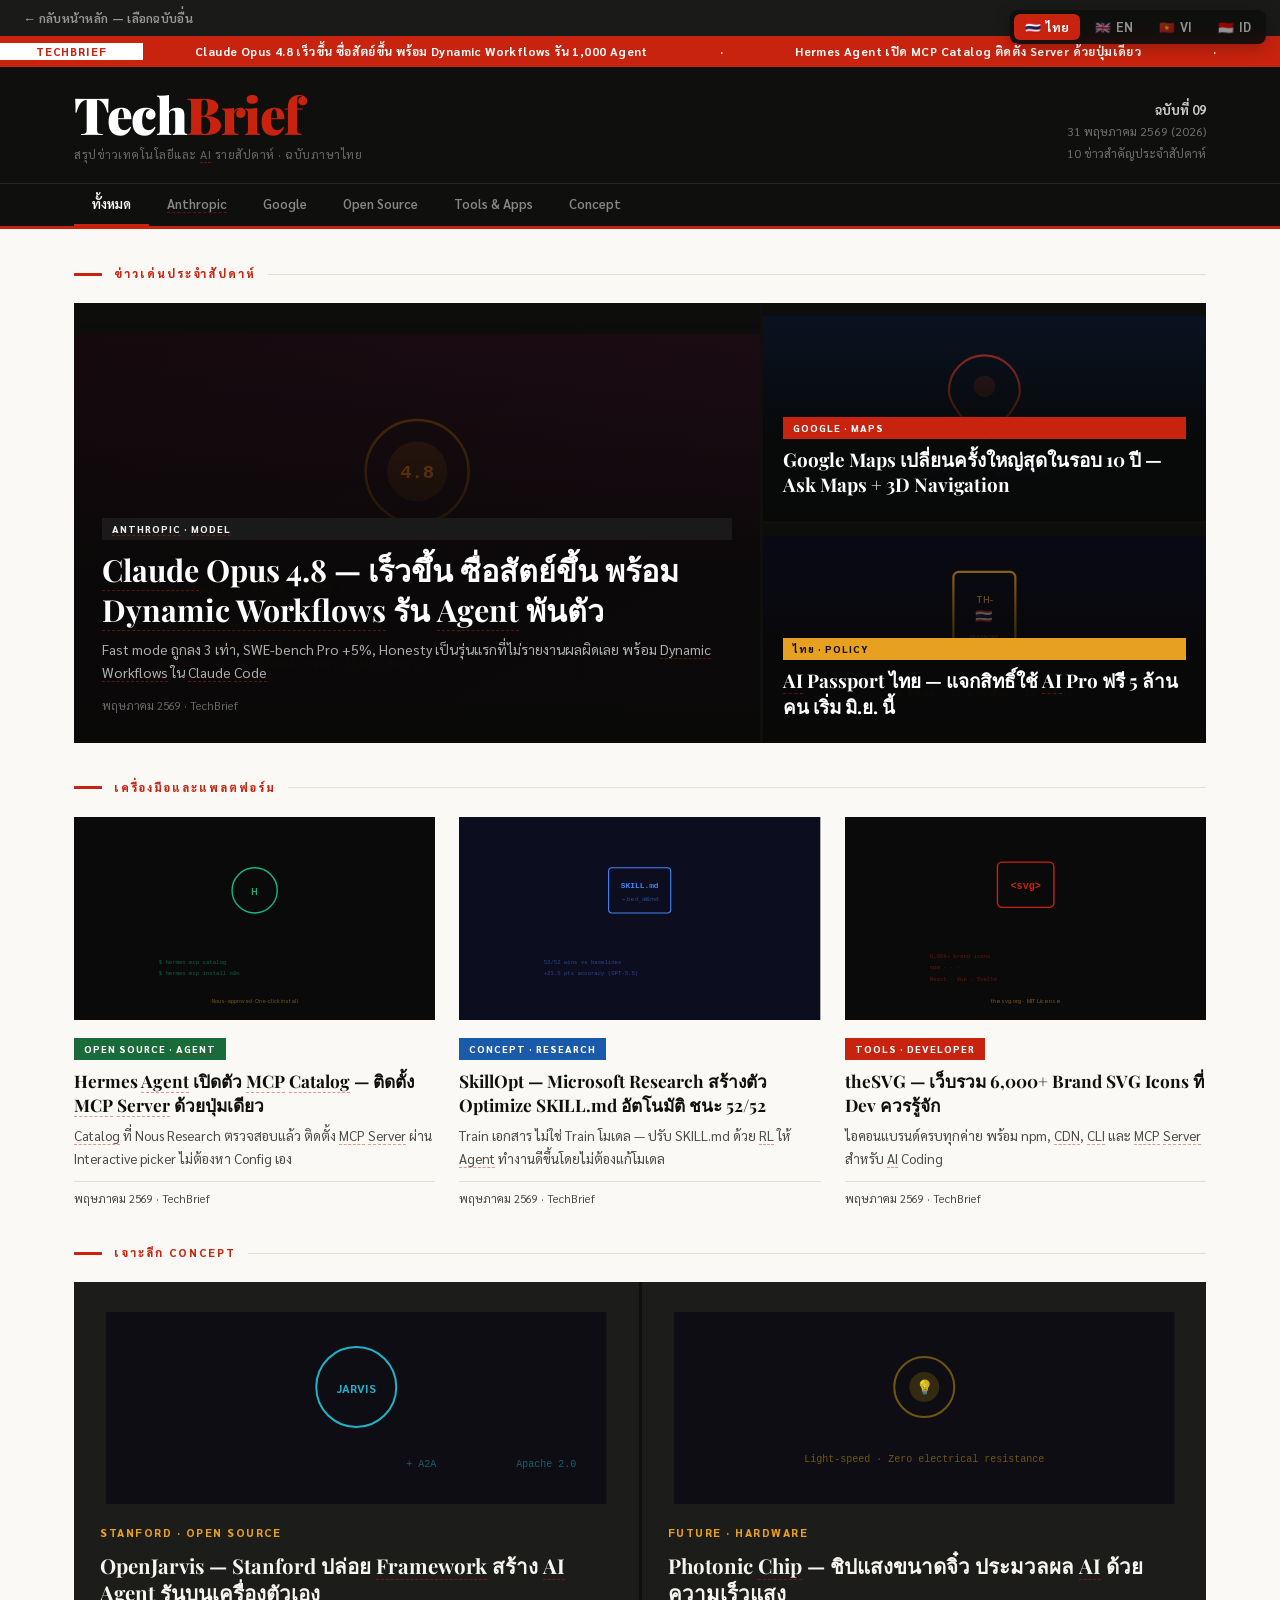
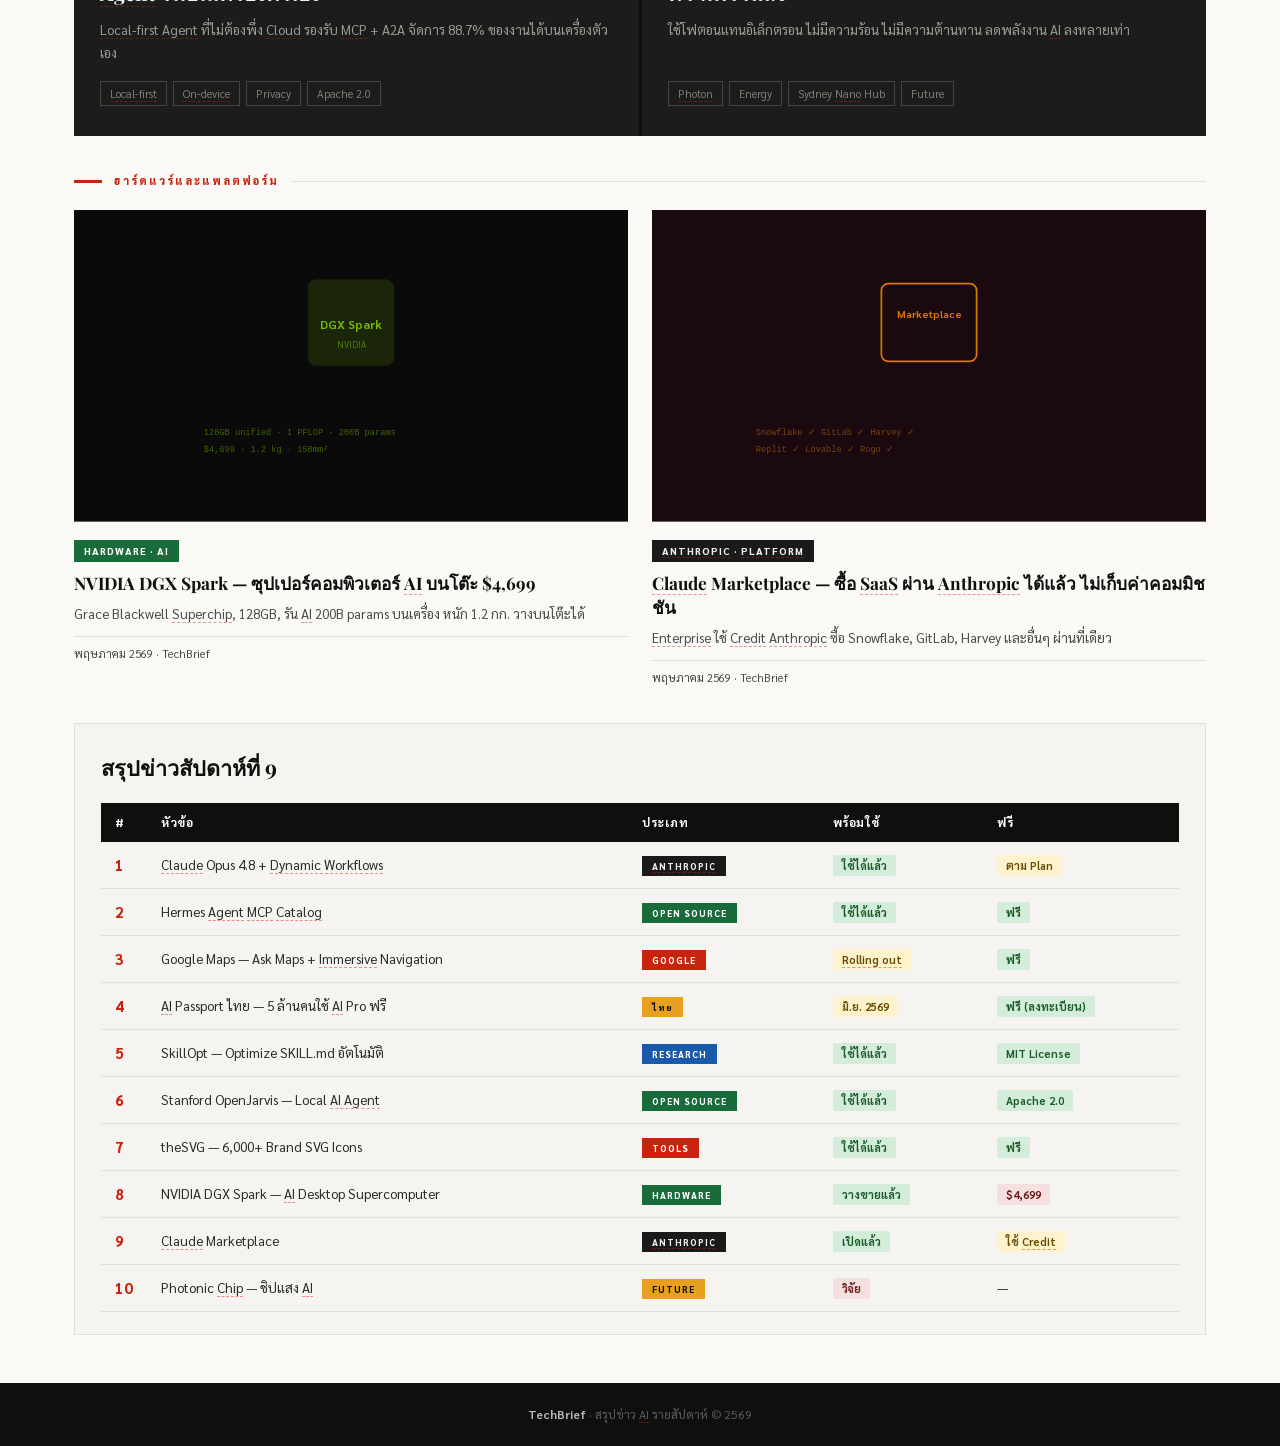
<file: AI-news_9.html>
<!DOCTYPE html>
<html lang="th">
<head>
<meta charset="UTF-8">
<meta name="viewport" content="width=device-width, initial-scale=1.0">
<title>TechBrief — สรุปข่าวเทคโนโลยีและ AI รายสัปดาห์</title>
<link href="https://fonts.googleapis.com/css2?family=Sarabun:ital,wght@0,300;0,400;0,600;0,700;0,800;1,400&family=Playfair+Display:wght@700;900&display=swap" rel="stylesheet">
<style>
*,*::before,*::after{box-sizing:border-box;margin:0;padding:0}
:root{
  --ink:#0f0f0e;--ink-2:#2a2a28;--ink-3:#4a4a47;
  --smoke:#f5f4f0;--paper:#faf9f6;--rule:#e0dfd8;
  --accent:#c8230e;--accent2:#e8a020;
  --serif:'Playfair Display',Georgia,serif;
  --sans:'Sarabun','Noto Sans Thai',sans-serif;
  --max:1180px;
}
html{font-size:16px}
body{background:var(--paper);color:var(--ink);font-family:var(--sans);line-height:1.6;-webkit-font-smoothing:antialiased}
a{color:inherit;text-decoration:none}
/* TICKER */
.ticker-wrap{background:var(--accent);overflow:hidden}
.ticker-inner{display:flex;align-items:center;padding:6px 0;white-space:nowrap;animation:ticker 55s linear infinite;font-size:12px;font-weight:700;color:#fff;letter-spacing:.4px}
.ticker-inner span{padding:0 36px}
.tlabel{background:#fff;color:var(--accent);font-size:11px;font-weight:800;padding:2px 10px;margin-right:16px;letter-spacing:1px;flex-shrink:0}
@keyframes ticker{0%{transform:translateX(0)}100%{transform:translateX(-50%)}}
/* HEADER */
.site-header{background:var(--ink);border-bottom:3px solid var(--accent)}
.masthead-inner{max-width:var(--max);margin:0 auto;padding:22px 24px 18px;display:flex;align-items:flex-end;justify-content:space-between;gap:24px}
.site-name{font-family:var(--serif);font-size:clamp(2rem,5vw,3.2rem);font-weight:900;color:#fff;letter-spacing:-1.5px;line-height:1}
.site-name em{color:var(--accent);font-style:normal}
.site-tagline{color:rgba(255,255,255,.38);font-size:12px;letter-spacing:.5px;margin-top:5px}
.site-meta{text-align:right;color:rgba(255,255,255,.4);font-size:12px;line-height:1.8}
.site-meta strong{color:rgba(255,255,255,.78);display:block;font-size:13px}
/* NAV TABS */
.site-nav{border-top:1px solid rgba(255,255,255,.1)}
.site-nav ul{max-width:var(--max);margin:0 auto;padding:0 24px;display:flex;list-style:none;overflow-x:auto}
.site-nav li a{display:block;padding:10px 18px;font-size:13px;font-weight:600;color:rgba(255,255,255,.5);border-bottom:2px solid transparent;transition:color .15s,border-color .15s;white-space:nowrap;cursor:pointer}
.site-nav li a:hover{color:rgba(255,255,255,.85)}
.site-nav li a.tab-active{color:#fff;border-bottom-color:var(--accent)}
/* PAGE LAYOUT */
.page-wrap{max-width:var(--max);margin:0 auto;padding:0 24px}
/* SECTION LABEL */
.section-label{display:flex;align-items:center;gap:12px;margin:36px 0 20px}
.section-label::before{content:'';width:28px;height:3px;background:var(--accent);flex-shrink:0}
.slabel-text{font-size:11px;font-weight:800;letter-spacing:2px;text-transform:uppercase;color:var(--accent)}
.section-label::after{content:'';flex:1;height:1px;background:var(--rule)}
/* CHIPS */
.chip{display:inline-block;font-size:10px;font-weight:800;letter-spacing:1px;padding:3px 10px;text-transform:uppercase}
.chip-red{background:var(--accent);color:#fff}.chip-gold{background:var(--accent2);color:var(--ink)}.chip-dark{background:rgba(255,255,255,.15);color:#fff}.chip-slate{background:#1a1a1a;color:#f0efeb}.chip-blue{background:#1a5aaa;color:#fff}.chip-green{background:#1a6b3a;color:#fff}.chip-purple{background:#5a1a8a;color:#fff}
/* HERO GRID */
.hero-grid{display:grid;grid-template-columns:1.55fr 1fr;gap:3px;background:var(--ink)}
@media(max-width:720px){.hero-grid{grid-template-columns:1fr}}
.hero-primary{position:relative;overflow:hidden;cursor:pointer}
.hero-primary svg.cover{width:100%;height:440px;display:block;transition:transform .5s ease-out}
.hero-primary:hover svg.cover{transform:scale(1.03)}
.hero-overlay{position:absolute;inset:0;background:linear-gradient(to top,rgba(8,8,7,.93) 38%,rgba(8,8,7,.15) 100%);display:flex;flex-direction:column;justify-content:flex-end;padding:28px}
.hero-primary .hl{font-family:var(--serif);font-size:clamp(1.3rem,2.8vw,1.9rem);font-weight:700;color:#fff;line-height:1.3;margin:10px 0 9px}
.hero-primary .dk{font-size:14px;color:rgba(255,255,255,.68);line-height:1.65;margin-bottom:12px}
.byline{font-size:11.5px;color:rgba(255,255,255,.38)}
.hero-stack{display:flex;flex-direction:column;gap:3px}
.hero-secondary{position:relative;overflow:hidden;flex:1;cursor:pointer;min-height:218px}
.hero-secondary svg.cover{width:100%;height:218px;display:block;transition:transform .5s ease-out}
.hero-secondary:hover svg.cover{transform:scale(1.04)}
.hero-secondary .hero-overlay{padding:18px 20px}
.hero-secondary .hl{font-family:var(--serif);font-size:clamp(1rem,1.7vw,1.18rem);font-weight:700;color:#fff;line-height:1.35;margin:8px 0 6px}
/* ARTICLE ROW */
.article-row{display:grid;grid-template-columns:repeat(3,1fr);gap:28px 24px;margin-bottom:14px}
@media(max-width:860px){.article-row{grid-template-columns:repeat(2,1fr)}}
@media(max-width:520px){.article-row{grid-template-columns:1fr}}
.article-card{cursor:pointer}
.thumb-wrap{overflow:hidden;aspect-ratio:16/9;margin-bottom:14px}
.thumb-wrap svg{width:100%;height:100%;display:block;transition:transform .45s ease-out}
.article-card:hover .thumb-wrap svg{transform:scale(1.05)}
.article-card .chip{margin-bottom:9px}
.article-card .hl{font-family:var(--serif);font-size:1.08rem;font-weight:700;line-height:1.4;color:var(--ink);margin-bottom:8px}
.article-card .excerpt{font-size:13.5px;color:var(--ink-3);line-height:1.7;margin-bottom:10px}
.article-card .byline{font-size:11.5px;color:var(--ink-3);border-top:1px solid var(--rule);padding-top:8px}
/* EXPLAINER DARK */
.explainer-grid{display:grid;grid-template-columns:1fr 1fr;gap:3px;background:var(--ink)}
@media(max-width:600px){.explainer-grid{grid-template-columns:1fr}}
.explainer-card{background:#1c1c1a;padding:30px 26px;cursor:pointer;transition:background .2s;display:flex;flex-direction:column}
.explainer-card:hover{background:#222220}
.explainer-card svg{width:100%;height:192px;display:block;margin-bottom:20px;opacity:.82;transition:opacity .3s}
.explainer-card:hover svg{opacity:1}
.kicker{font-size:11px;font-weight:800;letter-spacing:1.5px;text-transform:uppercase;color:var(--accent2);margin-bottom:10px}
.explainer-card .hl{font-family:var(--serif);font-size:1.28rem;font-weight:700;color:#f5f4f0;line-height:1.35;margin-bottom:12px}
.explainer-card .excerpt{font-size:13.5px;color:rgba(245,244,240,.58);line-height:1.7;margin-bottom:16px;flex:1}
.tag-row{display:flex;flex-wrap:wrap;gap:6px}
.tag{font-size:11px;color:rgba(245,244,240,.45);border:1px solid rgba(245,244,240,.18);padding:3px 9px;transition:.2s}
.explainer-card:hover .tag{border-color:rgba(245,244,240,.32);color:rgba(245,244,240,.68)}
/* SUMMARY TABLE */
.table-section{background:var(--smoke);border:1px solid var(--rule);padding:26px 26px 22px;margin-top:36px}
.table-section h2{font-family:var(--serif);font-size:1.35rem;font-weight:700;margin-bottom:18px}
table{width:100%;border-collapse:collapse;font-size:13.5px}
thead th{background:var(--ink);color:#fff;text-align:left;padding:10px 14px;font-weight:700;font-size:12px;letter-spacing:.5px}
tbody tr{border-bottom:1px solid var(--rule)}
tbody tr:hover{background:#edece6}
tbody td{padding:11px 14px;color:var(--ink-2);vertical-align:middle}
tbody td:first-child{font-weight:800;color:var(--accent);font-size:15px;width:36px}
.badge{display:inline-block;font-size:11px;font-weight:700;padding:2px 9px;border-radius:2px}
.yes{background:#d4edda;color:#1a5c2a}.no{background:#f5e0e0;color:#6b1a1a}.part{background:#fff3cd;color:#664d00}
/* FOOTER */
.site-footer{background:var(--ink);color:rgba(255,255,255,.32);text-align:center;font-size:12px;padding:22px;margin-top:48px}
.site-footer strong{color:rgba(255,255,255,.7)}
/* UTILS */
hr.rule{border:none;border-top:1px solid var(--rule);margin:36px 0}
.hidden-card{display:none!important}
.article-card,.hero-primary,.hero-secondary,.explainer-card{transition:transform .2s,box-shadow .2s}
.article-card:hover,.hero-primary:hover,.hero-secondary:hover{transform:translateY(-3px);box-shadow:0 8px 28px rgba(0,0,0,.14)}
.read-more{color:var(--accent);font-size:.8rem;font-weight:600}
@keyframes fadeUp{from{opacity:0;transform:translateY(14px)}to{opacity:1;transform:translateY(0)}}
.fu{animation:fadeUp .5s ease-out both}.d1{animation-delay:.06s}.d2{animation-delay:.12s}.d3{animation-delay:.18s}
/* DETAIL VIEW */
#detail-view{min-height:100vh;background:var(--paper)}
.detail-topbar{background:var(--ink);padding:12px 32px;display:flex;align-items:center;gap:20px;position:sticky;top:0;z-index:100}
.back-btn{background:none;border:1px solid rgba(255,255,255,.3);color:white;padding:6px 16px;border-radius:4px;cursor:pointer;font-family:var(--sans);font-size:.85rem}
.back-btn:hover{background:rgba(255,255,255,.12)}
.site-name-sm{color:white;font-family:var(--serif);font-size:1.1rem;font-weight:700}
.site-name-sm em{color:var(--accent);font-style:normal}
.detail-inner{max-width:780px;margin:0 auto;padding:48px 24px 80px}
.detail-meta{display:flex;align-items:center;gap:12px;margin-bottom:24px}
.detail-meta .byline{color:var(--ink-3)}
.detail-hero-svg{width:100%;border-radius:10px;overflow:hidden;margin-bottom:36px;box-shadow:0 4px 24px rgba(0,0,0,.12)}
.detail-hero-svg svg{width:100%;height:auto;display:block}
.detail-headline{font-family:var(--serif);font-size:clamp(1.7rem,4vw,2.4rem);line-height:1.25;color:var(--ink);margin-bottom:8px}
.detail-section{margin-top:40px;padding-top:32px;border-top:1px solid var(--rule)}
.detail-section h2{font-family:var(--sans);font-size:.7rem;font-weight:700;letter-spacing:.1em;text-transform:uppercase;color:var(--accent);margin-bottom:14px}
.detail-section p{font-family:var(--sans);font-size:1.05rem;line-height:1.8;color:var(--ink-2)}
.detail-footer-link{display:inline-flex;align-items:center;gap:8px;margin-top:48px;padding:12px 24px;background:var(--ink);color:white;border-radius:6px;text-decoration:none;font-family:var(--sans);font-size:.9rem;font-weight:600}
.detail-footer-link:hover{opacity:.82}
/* HUB LINK */
.hub-link{background:#1a1a18;padding:8px 24px;display:flex;align-items:center}
.hub-link a{color:rgba(255,255,255,.55);font-size:12.5px;font-weight:600;text-decoration:none;font-family:var(--sans);letter-spacing:.3px;transition:color .15s}
.hub-link a:hover{color:#fff}
</style>
</head>
<body>

<div class="hub-link"><a href="index.html">&larr; กลับหน้าหลัก — เลือกฉบับอื่น</a></div>

<div id="index-view">

<!-- TICKER -->
<div class="ticker-wrap">
  <div class="ticker-inner">
    <span class="tlabel">TECHBRIEF</span>
    <span>Claude Opus 4.8 เร็วขึ้น ซื่อสัตย์ขึ้น พร้อม Dynamic Workflows รัน 1,000 Agent</span><span>·</span>
    <span>Hermes Agent เปิด MCP Catalog ติดตั้ง Server ด้วยปุ่มเดียว</span><span>·</span>
    <span>Google Maps เปลี่ยนครั้งใหญ่สุดในรอบทศวรรษ Ask Maps + 3D Navigation</span><span>·</span>
    <span>AI Passport ไทย แจกสิทธิ์ใช้ AI Pro ฟรี 5 ล้านคน เริ่ม มิ.ย. นี้</span><span>·</span>
    <span>SkillOpt จาก Microsoft Research ชนะ 52/52 เทส Optimize SKILL.md อัตโนมัติ</span><span>·</span>
    <span>Stanford ปล่อย OpenJarvis สร้าง AI Agent รันบนเครื่องตัวเอง</span><span>·</span>
    <span>theSVG รวม 6,000+ Brand SVG Icons พร้อม MCP Server</span><span>·</span>
    <span>NVIDIA DGX Spark ซุปเปอร์คอมฯ AI บนโต๊ะ $4,699</span><span>·</span>
    <span>Claude Marketplace ซื้อ SaaS ผ่าน Anthropic ได้แล้ว</span><span>·</span>
    <span>Photonic Chip ชิปแสง ประมวลผล AI ด้วยความเร็วแสง</span><span>·</span>
    <span class="tlabel">TECHBRIEF</span>
    <span>Claude Opus 4.8 เร็วขึ้น ซื่อสัตย์ขึ้น พร้อม Dynamic Workflows รัน 1,000 Agent</span><span>·</span>
    <span>Hermes Agent เปิด MCP Catalog ติดตั้ง Server ด้วยปุ่มเดียว</span><span>·</span>
    <span>Google Maps เปลี่ยนครั้งใหญ่สุดในรอบทศวรรษ Ask Maps + 3D Navigation</span><span>·</span>
    <span>AI Passport ไทย แจกสิทธิ์ใช้ AI Pro ฟรี 5 ล้านคน เริ่ม มิ.ย. นี้</span><span>·</span>
    <span>SkillOpt จาก Microsoft Research ชนะ 52/52 เทส</span><span>·</span>
    <span>Stanford ปล่อย OpenJarvis สร้าง AI Agent บนเครื่องตัวเอง</span><span>·</span>
    <span>theSVG รวม 6,000+ Brand SVG Icons</span><span>·</span>
    <span>NVIDIA DGX Spark ซุปเปอร์คอมฯ AI บนโต๊ะ</span><span>·</span>
    <span>Claude Marketplace เปิดแล้ว</span><span>·</span>
    <span>Photonic Chip ชิปแสงตัวช่วยใหม่ AI</span><span>·</span>
  </div>
</div>

<!-- HEADER -->
<header class="site-header">
  <div class="masthead-inner">
    <div>
      <div class="site-name">Tech<em>Brief</em></div>
      <div class="site-tagline">สรุปข่าวเทคโนโลยีและ AI รายสัปดาห์ · ฉบับภาษาไทย</div>
    </div>
    <div class="site-meta">
      <strong>ฉบับที่ 09</strong>
      31 พฤษภาคม 2569 (2026)<br>
      10 ข่าวสำคัญประจำสัปดาห์
    </div>
  </div>
  <nav class="site-nav">
    <ul id="tab-list">
      <li><a href="#" data-filter="all" class="tab-active">ทั้งหมด</a></li>
      <li><a href="#" data-filter="anthropic">Anthropic</a></li>
      <li><a href="#" data-filter="google">Google</a></li>
      <li><a href="#" data-filter="opensource">Open Source</a></li>
      <li><a href="#" data-filter="tools">Tools &amp; Apps</a></li>
      <li><a href="#" data-filter="concept">Concept</a></li>
    </ul>
  </nav>
</header>

<div class="page-wrap">

<div class="section-label"><span class="slabel-text">ข่าวเด่นประจำสัปดาห์</span></div>

<!-- HERO GRID -->
<div class="hero-grid" id="hero-grid">
  <!-- HERO PRIMARY: Opus 4.8 -->
  <div class="hero-primary fu" data-cat="anthropic" onclick="showDetail('opus48')">
    <svg class="cover" viewBox="0 0 800 440" xmlns="http://www.w3.org/2000/svg">
      <defs><linearGradient id="hg1" x1="0" y1="0" x2="1" y2="1"><stop offset="0%" stop-color="#1a0a10"/><stop offset="100%" stop-color="#2a1020"/></linearGradient></defs>
      <rect width="800" height="440" fill="url(#hg1)"/>
      <g transform="translate(400,160)">
        <circle r="60" fill="none" stroke="#d97706" stroke-width="3" opacity="0.5"/>
        <circle r="35" fill="#d97706" opacity="0.2"/>
        <text y="8" text-anchor="middle" font-family="monospace" font-size="22" fill="#d97706" font-weight="bold">4.8</text>
      </g>
      <g font-family="monospace" font-size="12" fill="#d97706" opacity="0.5">
        <text x="100" y="300">SWE-bench Pro:    64.3% → 69.2% ↑</text>
        <text x="100" y="322">Terminal-Bench:    66.1% → 74.6% ↑</text>
        <text x="100" y="344">Fast mode:         3x cheaper</text>
        <text x="100" y="366">Dynamic Workflows: up to 1,000 agents</text>
        <text x="100" y="388" fill="#ef4444">Honesty: 0% uncritical report (first ever)</text>
      </g>
    </svg>
    <div class="hero-overlay">
      <span class="chip chip-slate">Anthropic · Model</span>
      <h2 class="hl">Claude Opus 4.8 — เร็วขึ้น ซื่อสัตย์ขึ้น พร้อม Dynamic Workflows รัน Agent พันตัว</h2>
      <p class="dk">Fast mode ถูกลง 3 เท่า, SWE-bench Pro +5%, Honesty เป็นรุ่นแรกที่ไม่รายงานผลผิดเลย พร้อม Dynamic Workflows ใน Claude Code</p>
      <span class="byline">พฤษภาคม 2569 · TechBrief</span>
    </div>
  </div>
  <div class="hero-stack">
    <!-- HERO SECONDARY 1: Google Maps -->
    <div class="hero-secondary fu d1" data-cat="google" onclick="showDetail('maps')">
      <svg class="cover" viewBox="0 0 500 218" xmlns="http://www.w3.org/2000/svg">
        <rect width="500" height="218" fill="#0a1628"/>
        <g transform="translate(250,85)">
          <path d="M 0,-40 C 22,-40 40,-22 40,0 C 40,22 0,55 0,55 C 0,55 -40,22 -40,0 C -40,-22 -22,-40 0,-40 Z" fill="none" stroke="#ea4335" stroke-width="2.5"/>
          <circle cx="0" cy="-5" r="12" fill="#ea4335" opacity="0.3"/>
          <text y="0" text-anchor="middle" font-size="12" fill="#ea4335" font-weight="bold">AI</text>
        </g>
        <text x="250" y="180" text-anchor="middle" font-family="monospace" font-size="10" fill="#4285f4" opacity="0.5">Ask Maps + Immersive 3D Navigation</text>
      </svg>
      <div class="hero-overlay">
        <span class="chip chip-red">Google · Maps</span>
        <h2 class="hl">Google Maps เปลี่ยนครั้งใหญ่สุดในรอบ 10 ปี — Ask Maps + 3D Navigation</h2>
      </div>
    </div>
    <!-- HERO SECONDARY 2: AI Passport -->
    <div class="hero-secondary fu d2" data-cat="concept" onclick="showDetail('aipassport')">
      <svg class="cover" viewBox="0 0 500 218" xmlns="http://www.w3.org/2000/svg">
        <rect width="500" height="218" fill="#0a0a1a"/>
        <g transform="translate(250,85)">
          <rect x="-35" y="-45" width="70" height="90" rx="6" fill="none" stroke="#e8a020" stroke-width="2.5"/>
          <text y="-10" text-anchor="middle" font-size="10" fill="#e8a020" font-weight="bold">TH-AI</text>
          <text y="10" text-anchor="middle" font-size="16" fill="#e8a020">🇹🇭</text>
          <text y="32" text-anchor="middle" font-size="8" fill="#e8a020" opacity="0.6">PASSPORT</text>
        </g>
        <text x="250" y="180" text-anchor="middle" font-family="monospace" font-size="10" fill="#e8a020" opacity="0.5">5 ล้านคน · 27 บาท/เดือน · 12 AI Models</text>
      </svg>
      <div class="hero-overlay">
        <span class="chip chip-gold">ไทย · Policy</span>
        <h2 class="hl">AI Passport ไทย — แจกสิทธิ์ใช้ AI Pro ฟรี 5 ล้านคน เริ่ม มิ.ย. นี้</h2>
      </div>
    </div>
  </div>
</div>

<!-- ROW 1: 3 CARDS -->
<div class="section-label"><span class="slabel-text">เครื่องมือและแพลตฟอร์ม</span></div>
<div class="article-row">
  <!-- Hermes MCP Catalog -->
  <div class="article-card fu" data-cat="opensource" onclick="showDetail('hermes')">
    <div class="thumb-wrap">
      <svg viewBox="0 0 640 360" xmlns="http://www.w3.org/2000/svg">
        <rect width="640" height="360" fill="#0a0a0a"/>
        <g transform="translate(320,130)"><circle r="40" fill="none" stroke="#10b981" stroke-width="2.5"/><text y="8" text-anchor="middle" font-size="16" fill="#10b981" font-weight="bold">H</text></g>
        <g font-family="monospace" font-size="10" fill="#10b981" opacity="0.5"><text x="150" y="260">$ hermes mcp catalog</text><text x="150" y="280">$ hermes mcp install n8n</text></g>
        <text x="320" y="330" text-anchor="middle" font-size="10" fill="#e8a020" opacity="0.5">MCP Catalog · Nous-approved · One-click install</text>
      </svg>
    </div>
    <span class="chip chip-green">Open Source · Agent</span>
    <h3 class="hl">Hermes Agent เปิดตัว MCP Catalog — ติดตั้ง MCP Server ด้วยปุ่มเดียว</h3>
    <p class="excerpt">Catalog ที่ Nous Research ตรวจสอบแล้ว ติดตั้ง MCP Server ผ่าน Interactive picker ไม่ต้องหา Config เอง</p>
    <div class="byline">พฤษภาคม 2569 · TechBrief</div>
  </div>
  <!-- SkillOpt -->
  <div class="article-card fu d1" data-cat="concept" onclick="showDetail('skillopt')">
    <div class="thumb-wrap">
      <svg viewBox="0 0 640 360" xmlns="http://www.w3.org/2000/svg">
        <rect width="640" height="360" fill="#0d0d20"/>
        <g transform="translate(320,130)"><rect x="-55" y="-40" width="110" height="80" rx="6" fill="none" stroke="#4285f4" stroke-width="2"/><text y="-5" text-anchor="middle" font-family="monospace" font-size="14" fill="#4285f4" font-weight="bold">SKILL.md</text><text y="18" text-anchor="middle" font-size="9" fill="#4285f4" opacity="0.6">→ best_skill.md</text></g>
        <g font-family="monospace" font-size="10" fill="#4285f4" opacity="0.5"><text x="150" y="260">52/52 wins vs baselines</text><text x="150" y="280">+23.5 pts accuracy (GPT-5.5)</text></g>
      </svg>
    </div>
    <span class="chip chip-blue">Concept · Research</span>
    <h3 class="hl">SkillOpt — Microsoft Research สร้างตัว Optimize SKILL.md อัตโนมัติ ชนะ 52/52</h3>
    <p class="excerpt">Train เอกสาร ไม่ใช่ Train โมเดล — ปรับ SKILL.md ด้วย RL ให้ Agent ทำงานดีขึ้นโดยไม่ต้องแก้โมเดล</p>
    <div class="byline">พฤษภาคม 2569 · TechBrief</div>
  </div>
  <!-- theSVG -->
  <div class="article-card fu d2" data-cat="tools" onclick="showDetail('thesvg')">
    <div class="thumb-wrap">
      <svg viewBox="0 0 640 360" xmlns="http://www.w3.org/2000/svg">
        <rect width="640" height="360" fill="#0a0a0a"/>
        <g transform="translate(320,120)"><rect x="-50" y="-40" width="100" height="80" rx="8" fill="none" stroke="#c8230e" stroke-width="2.5"/><text y="8" text-anchor="middle" font-family="monospace" font-size="18" fill="#c8230e" font-weight="bold">&lt;svg&gt;</text></g>
        <g font-family="monospace" font-size="10" fill="#c8230e" opacity="0.5"><text x="150" y="250">6,068+ brand icons</text><text x="150" y="270">npm · CDN · CLI · MCP</text><text x="150" y="290">React · Vue · Svelte</text></g>
        <text x="320" y="330" text-anchor="middle" font-size="11" fill="#e8a020" opacity="0.5">thesvg.org · MIT License</text>
      </svg>
    </div>
    <span class="chip chip-red">Tools · Developer</span>
    <h3 class="hl">theSVG — เว็บรวม 6,000+ Brand SVG Icons ที่ Dev ควรรู้จัก</h3>
    <p class="excerpt">ไอคอนแบรนด์ครบทุกค่าย พร้อม npm, CDN, CLI และ MCP Server สำหรับ AI Coding</p>
    <div class="byline">พฤษภาคม 2569 · TechBrief</div>
  </div>
</div>

<!-- EXPLAINER DARK ROW -->
<div class="section-label"><span class="slabel-text">เจาะลึก Concept</span></div>
<div class="explainer-grid">
  <!-- OpenJarvis -->
  <div class="explainer-card fu" data-cat="opensource" onclick="showDetail('openjarvis')">
    <svg viewBox="0 0 500 192" xmlns="http://www.w3.org/2000/svg">
      <rect width="500" height="192" fill="#0a0a12"/>
      <g transform="translate(250,75)"><circle r="40" fill="none" stroke="#22d3ee" stroke-width="2"/><text y="6" text-anchor="middle" font-size="12" fill="#22d3ee" font-weight="bold">JARVIS</text></g>
      <g font-family="monospace" font-size="10" fill="#22d3ee" opacity="0.5"><text x="60" y="155">Local-first</text><text x="180" y="155">On-device</text><text x="300" y="155">MCP + A2A</text><text x="410" y="155">Apache 2.0</text></g>
    </svg>
    <span class="kicker">Stanford · Open Source</span>
    <h3 class="hl">OpenJarvis — Stanford ปล่อย Framework สร้าง AI Agent รันบนเครื่องตัวเอง</h3>
    <p class="excerpt">Local-first Agent ที่ไม่ต้องพึ่ง Cloud รองรับ MCP + A2A จัดการ 88.7% ของงานได้บนเครื่องตัวเอง</p>
    <div class="tag-row"><span class="tag">Local-first</span><span class="tag">On-device</span><span class="tag">Privacy</span><span class="tag">Apache 2.0</span></div>
  </div>
  <!-- Photonic Chip -->
  <div class="explainer-card fu d1" data-cat="concept" onclick="showDetail('photonic')">
    <svg viewBox="0 0 500 192" xmlns="http://www.w3.org/2000/svg">
      <rect width="500" height="192" fill="#0a0a12"/>
      <g transform="translate(250,75)">
        <circle r="30" fill="none" stroke="#fbbc04" stroke-width="2" opacity="0.5"/>
        <circle r="15" fill="#fbbc04" opacity="0.2"/>
        <text y="5" text-anchor="middle" font-size="14" fill="#fbbc04">💡</text>
      </g>
      <text x="250" y="150" text-anchor="middle" font-family="monospace" font-size="10" fill="#fbbc04" opacity="0.5">Light-speed AI · Zero electrical resistance</text>
    </svg>
    <span class="kicker">Future · Hardware</span>
    <h3 class="hl">Photonic Chip — ชิปแสงขนาดจิ๋ว ประมวลผล AI ด้วยความเร็วแสง</h3>
    <p class="excerpt">ใช้โฟตอนแทนอิเล็กตรอน ไม่มีความร้อน ไม่มีความต้านทาน ลดพลังงาน AI ลงหลายเท่า</p>
    <div class="tag-row"><span class="tag">Photon</span><span class="tag">Energy</span><span class="tag">Sydney Nano Hub</span><span class="tag">Future</span></div>
  </div>
</div>

<!-- ROW 2: NVIDIA + Claude Marketplace -->
<div class="section-label"><span class="slabel-text">ฮาร์ดแวร์และแพลตฟอร์ม</span></div>
<div class="article-row" style="grid-template-columns:1fr 1fr">
  <!-- NVIDIA DGX Spark -->
  <div class="article-card fu" data-cat="tools" onclick="showDetail('dgxspark')">
    <div class="thumb-wrap">
      <svg viewBox="0 0 640 360" xmlns="http://www.w3.org/2000/svg">
        <rect width="640" height="360" fill="#0a0a0a"/>
        <g transform="translate(320,130)"><rect x="-50" y="-50" width="100" height="100" rx="10" fill="#76b900" opacity="0.15"/><text y="8" text-anchor="middle" font-size="14" fill="#76b900" font-weight="bold">DGX Spark</text><text y="30" text-anchor="middle" font-size="10" fill="#76b900" opacity="0.6">NVIDIA</text></g>
        <g font-family="monospace" font-size="10" fill="#76b900" opacity="0.5"><text x="150" y="260">128GB unified · 1 PFLOP · 200B params</text><text x="150" y="280">$4,699 · 1.2 kg · 150mm²</text></g>
      </svg>
    </div>
    <span class="chip chip-green">Hardware · AI</span>
    <h3 class="hl">NVIDIA DGX Spark — ซุปเปอร์คอมพิวเตอร์ AI บนโต๊ะ $4,699</h3>
    <p class="excerpt">Grace Blackwell Superchip, 128GB, รัน AI 200B params บนเครื่อง หนัก 1.2 กก. วางบนโต๊ะได้</p>
    <div class="byline">พฤษภาคม 2569 · TechBrief</div>
  </div>
  <!-- Claude Marketplace -->
  <div class="article-card fu d1" data-cat="anthropic" onclick="showDetail('marketplace')">
    <div class="thumb-wrap">
      <svg viewBox="0 0 640 360" xmlns="http://www.w3.org/2000/svg">
        <rect width="640" height="360" fill="#1a0a10"/>
        <g transform="translate(320,130)"><rect x="-55" y="-45" width="110" height="90" rx="8" fill="none" stroke="#d97706" stroke-width="2"/><text y="-5" text-anchor="middle" font-size="12" fill="#d97706" font-weight="bold">Marketplace</text><text y="18" text-anchor="middle" font-size="9" fill="#d97706" opacity="0.6">Claude</text></g>
        <g font-family="monospace" font-size="10" fill="#d97706" opacity="0.5"><text x="120" y="260">Snowflake ✓ GitLab ✓ Harvey ✓</text><text x="120" y="280">Replit ✓ Lovable ✓ Rogo ✓</text></g>
      </svg>
    </div>
    <span class="chip chip-slate">Anthropic · Platform</span>
    <h3 class="hl">Claude Marketplace — ซื้อ SaaS ผ่าน Anthropic ได้แล้ว ไม่เก็บค่าคอมมิชชัน</h3>
    <p class="excerpt">Enterprise ใช้ Credit Anthropic ซื้อ Snowflake, GitLab, Harvey และอื่นๆ ผ่านที่เดียว</p>
    <div class="byline">พฤษภาคม 2569 · TechBrief</div>
  </div>
</div>

<!-- SUMMARY TABLE -->
<div class="table-section">
  <h2>สรุปข่าวสัปดาห์ที่ 9</h2>
  <div style="overflow-x:auto">
  <table>
    <thead><tr><th>#</th><th>หัวข้อ</th><th>ประเภท</th><th>พร้อมใช้</th><th>ฟรี</th></tr></thead>
    <tbody>
      <tr style="cursor:pointer" onclick="showDetail('opus48')"><td>1</td><td>Claude Opus 4.8 + Dynamic Workflows</td><td><span class="chip chip-slate" style="font-size:9px">Anthropic</span></td><td><span class="badge yes">ใช้ได้แล้ว</span></td><td><span class="badge part">ตาม Plan</span></td></tr>
      <tr style="cursor:pointer" onclick="showDetail('hermes')"><td>2</td><td>Hermes Agent MCP Catalog</td><td><span class="chip chip-green" style="font-size:9px">Open Source</span></td><td><span class="badge yes">ใช้ได้แล้ว</span></td><td><span class="badge yes">ฟรี</span></td></tr>
      <tr style="cursor:pointer" onclick="showDetail('maps')"><td>3</td><td>Google Maps — Ask Maps + Immersive Navigation</td><td><span class="chip chip-red" style="font-size:9px">Google</span></td><td><span class="badge part">Rolling out</span></td><td><span class="badge yes">ฟรี</span></td></tr>
      <tr style="cursor:pointer" onclick="showDetail('aipassport')"><td>4</td><td>AI Passport ไทย — 5 ล้านคนใช้ AI Pro ฟรี</td><td><span class="chip chip-gold" style="font-size:9px">ไทย</span></td><td><span class="badge part">มิ.ย. 2569</span></td><td><span class="badge yes">ฟรี (ลงทะเบียน)</span></td></tr>
      <tr style="cursor:pointer" onclick="showDetail('skillopt')"><td>5</td><td>SkillOpt — Optimize SKILL.md อัตโนมัติ</td><td><span class="chip chip-blue" style="font-size:9px">Research</span></td><td><span class="badge yes">ใช้ได้แล้ว</span></td><td><span class="badge yes">MIT License</span></td></tr>
      <tr style="cursor:pointer" onclick="showDetail('openjarvis')"><td>6</td><td>Stanford OpenJarvis — Local AI Agent</td><td><span class="chip chip-green" style="font-size:9px">Open Source</span></td><td><span class="badge yes">ใช้ได้แล้ว</span></td><td><span class="badge yes">Apache 2.0</span></td></tr>
      <tr style="cursor:pointer" onclick="showDetail('thesvg')"><td>7</td><td>theSVG — 6,000+ Brand SVG Icons</td><td><span class="chip chip-red" style="font-size:9px">Tools</span></td><td><span class="badge yes">ใช้ได้แล้ว</span></td><td><span class="badge yes">ฟรี</span></td></tr>
      <tr style="cursor:pointer" onclick="showDetail('dgxspark')"><td>8</td><td>NVIDIA DGX Spark — AI Desktop Supercomputer</td><td><span class="chip chip-green" style="font-size:9px">Hardware</span></td><td><span class="badge yes">วางขายแล้ว</span></td><td><span class="badge no">$4,699</span></td></tr>
      <tr style="cursor:pointer" onclick="showDetail('marketplace')"><td>9</td><td>Claude Marketplace</td><td><span class="chip chip-slate" style="font-size:9px">Anthropic</span></td><td><span class="badge yes">เปิดแล้ว</span></td><td><span class="badge part">ใช้ Credit</span></td></tr>
      <tr style="cursor:pointer" onclick="showDetail('photonic')"><td>10</td><td>Photonic Chip — ชิปแสง AI</td><td><span class="chip chip-gold" style="font-size:9px">Future</span></td><td><span class="badge no">วิจัย</span></td><td>—</td></tr>
    </tbody>
  </table>
  </div>
</div>

</div>

<footer class="site-footer"><strong>TechBrief</strong> · สรุปข่าว AI รายสัปดาห์ © 2569</footer>
</div>

<!-- DETAIL VIEW -->
<div id="detail-view" style="display:none">
  <div class="detail-topbar"><button class="back-btn" onclick="showIndex()">← กลับ</button><span class="site-name-sm">Tech<em>Brief</em></span></div>
  <div id="detail-content"></div>
</div>

<script>
var articles = {

'opus48':{cat:'anthropic',chip:'chip-slate',label:'Anthropic · Model',headline:'Claude Opus 4.8 — เร็วขึ้น ซื่อสัตย์ขึ้น Fast mode ถูกลง 3x พร้อม Dynamic Workflows',date:'พฤษภาคม 2569',source:'TechBrief',
svgHero:`<svg viewBox="0 0 1200 500" xmlns="http://www.w3.org/2000/svg"><rect width="1200" height="500" fill="#1a0a10"/><g transform="translate(600,190)"><circle r="80" fill="none" stroke="#d97706" stroke-width="3" opacity="0.5"/><circle r="45" fill="#d97706" opacity="0.15"/><text y="10" text-anchor="middle" font-family="monospace" font-size="36" fill="#d97706" font-weight="bold">4.8</text></g><g font-family="monospace" font-size="15" fill="#d97706" opacity="0.6"><text x="200" y="360">SWE-bench Pro: 69.2% (+5 pts)</text><text x="200" y="390">Fast mode: 3x cheaper ($10/$50 per M)</text><text x="200" y="420">Honesty: 0% uncritical report</text></g></svg>`,
body:`<section class="detail-section"><h2>ทำอะไรได้บ้าง</h2><p>Claude Opus 4.8 เปิดตัว 28 พฤษภาคม 2569 เป็นการอัปเกรดครั้งสำคัญจาก Opus 4.7 ที่เน้น 3 ด้าน: ความเร็ว ความซื่อสัตย์ และความสามารถ Agentic ที่ดีขึ้น SWE-bench Pro กระโดดจาก 64.3% เป็น 69.2%, Terminal-Bench จาก 66.1% เป็น 74.6% Fast mode ถูกลง 3 เท่า (จาก $30/$150 เหลือ $10/$50 ต่อล้าน Token) ฟีเจอร์ใหม่ที่น่าตื่นเต้นที่สุดคือ Dynamic Workflows ใน Claude Code ที่ให้รัน Sub-agent ได้ถึง 1,000 ตัวพร้อมกันในเซสชันเดียว</p></section>
<section class="detail-section"><h2>วิธีเข้าใช้งาน</h2><p>ใช้ได้ทันทีผ่าน Claude API, Amazon Bedrock, Google Vertex AI และ Microsoft Foundry ราคา Input/Output เท่า Opus 4.7 ($5/$25 ต่อล้าน Token) แต่ Fast mode ถูกลง 3 เท่า Dynamic Workflows อยู่ในขั้น Research Preview เปิดให้ผู้ใช้ Claude Code ทุกแผนทดลองใช้</p></section>
<section class="detail-section"><h2>ทำไมต้องสนใจ</h2><p>จุดเด่นที่สุดของ Opus 4.8 ไม่ใช่ Benchmark แต่คือ Honesty — เป็นรุ่นแรกที่ได้ 0% ในการรายงานผลผิดโดยไม่ตรวจสอบ (Uncritical report) และลด Overconfidence ลงกว่า 10 เท่าจาก 4.7 สำหรับงานจริง หมายความว่า Opus 4.8 จะบอกตรงๆ เมื่อไม่แน่ใจ แทนที่จะแต่งคำตอบมาให้ดูดี นี่คือสิ่งที่ Enterprise ต้องการมากที่สุด — AI ที่ไว้ใจได้ว่าจะไม่โกหก</p></section>`,
link:'https://www.anthropic.com/news/claude-opus-4-8'},

'hermes':{cat:'opensource',chip:'chip-green',label:'Open Source · Agent',headline:'Hermes Agent เปิดตัว MCP Catalog ในตัว — ติดตั้ง MCP Server ด้วยปุ่มเดียว',date:'พฤษภาคม 2569',source:'TechBrief',
svgHero:`<svg viewBox="0 0 1200 500" xmlns="http://www.w3.org/2000/svg"><rect width="1200" height="500" fill="#0a0a0a"/><g transform="translate(600,190)"><circle r="70" fill="none" stroke="#10b981" stroke-width="3"/><text y="8" text-anchor="middle" font-size="28" fill="#10b981" font-weight="bold">H</text></g><g font-family="monospace" font-size="14" fill="#10b981" opacity="0.5"><text x="200" y="360">$ hermes mcp</text><text x="200" y="390">→ Interactive picker: [n8n] [filesystem] ...</text><text x="200" y="420">$ hermes mcp install n8n → Done ✓</text></g></svg>`,
body:`<section class="detail-section"><h2>ทำอะไรได้บ้าง</h2><p>Hermes Agent จาก Nous Research เปิดตัว MCP Catalog ในเวอร์ชัน 0.15.0 — ระบบ Catalog ที่รวม MCP Server ที่ทีม Nous ตรวจสอบแล้วว่าปลอดภัยและใช้งานได้จริง ผู้ใช้แค่พิมพ์ hermes mcp จะขึ้น Interactive picker ให้เลือกติดตั้ง Server ที่ต้องการด้วยปุ่มเดียว ระบบจะถาม Credentials ตอนติดตั้ง แล้วเซฟไว้ที่ ~/.hermes/.env ให้อัตโนมัติ ไม่ต้องไปหา Config file หรือ copy-paste JSON เหมือนเดิม</p></section>
<section class="detail-section"><h2>วิธีเข้าใช้งาน</h2><p>ติดตั้ง Hermes Agent จาก GitHub (NousResearch/hermes-agent) ฟรี Open-source แล้วรัน hermes mcp catalog เพื่อดู Server ที่มี หรือ hermes mcp install [ชื่อ] เพื่อติดตั้ง Catalog อยู่ในโฟลเดอร์ optional-mcps/ ของ Repo ทุก Entry ถูก Review ผ่าน PR ก่อนจะ Merge — ไม่มี Community tier ที่ใครก็ส่งมาได้ ต้องผ่านการตรวจสอบของ Nous เท่านั้น</p></section>
<section class="detail-section"><h2>ทำไมต้องสนใจ</h2><p>ปัญหาใหญ่ของ MCP คือ "หา Server ที่ดีจากไหน" — ตอนนี้ต้องไปหาเองบน GitHub แล้วตั้งค่า JSON เอง Hermes แก้ปัญหานี้ด้วย Curated Catalog ที่มีคนตรวจสอบให้ สำหรับ Claude Code ยังไม่มีฟีเจอร์แบบนี้ในตัว (ต้องเขียน Config เอง) ดังนั้น Hermes จึงเป็นตัวเลือกที่น่าสนใจสำหรับคนที่อยากใช้ MCP แต่ไม่อยากปวดหัวกับการตั้งค่า</p></section>`,
link:'https://github.com/NousResearch/hermes-agent/releases/tag/v2026.5.28'},

'maps':{cat:'google',chip:'chip-red',label:'Google · Maps',headline:'Google Maps เปลี่ยนครั้งใหญ่สุดในรอบ 10 ปี — Ask Maps + Immersive 3D Navigation',date:'พฤษภาคม 2569',source:'TechBrief',
svgHero:`<svg viewBox="0 0 1200 500" xmlns="http://www.w3.org/2000/svg"><rect width="1200" height="500" fill="#0a1628"/><g transform="translate(600,190)"><path d="M 0,-70 C 40,-70 70,-40 70,0 C 70,40 0,90 0,90 C 0,90 -70,40 -70,0 C -70,-40 -40,-70 0,-70 Z" fill="none" stroke="#ea4335" stroke-width="3"/><circle cx="0" cy="-10" r="20" fill="#ea4335" opacity="0.3"/><text y="-3" text-anchor="middle" font-size="16" fill="#ea4335" font-weight="bold">AI</text></g><g font-family="monospace" font-size="14" fill="#4285f4" opacity="0.5"><text x="200" y="370">"มือถือหมดแบต ชาร์จที่ไหนได้ ไม่ต้องรอคิวนาน?"</text><text x="200" y="400">→ Ask Maps finds the perfect spot</text></g></svg>`,
body:`<section class="detail-section"><h2>ทำอะไรได้บ้าง</h2><p>Google Maps เปลี่ยนครั้งใหญ่ที่สุดในรอบทศวรรษด้วย 2 ฟีเจอร์หลัก: Ask Maps คือ AI แชทที่ให้ถามคำถามซับซ้อนเกี่ยวกับสถานที่ได้ เช่น "มือถือหมดแบต ชาร์จที่ไหนได้โดยไม่ต้องรอคิวนาน?" หรือ "มีสนามเทนนิสเปิดไฟตอนกลางคืนไหม?" ขับเคลื่อนด้วย Gemini ส่วน Immersive Navigation เปลี่ยนมุมมองนำทางเป็น 3D สมจริง แสดงตึก สะพาน ภูมิประเทศ พร้อม Highlight เลน ทางม้าลาย ไฟจราจร และป้ายหยุด</p></section>
<section class="detail-section"><h2>วิธีเข้าใช้งาน</h2><p>Ask Maps เปิดให้ใช้แล้วในสหรัฐฯ และอินเดีย บน Android และ iOS Desktop ตามมาเร็วๆ นี้ Immersive Navigation เริ่ม Rolling out ทั่วสหรัฐฯ รองรับ iOS, Android, CarPlay, Android Auto และรถที่มี Google Built-in ฟรีทั้งสองฟีเจอร์ ไม่ต้องสมัครอะไรเพิ่ม สำหรับไทยยังไม่มีกำหนดเปิดให้ใช้</p></section>
<section class="detail-section"><h2>ทำไมต้องสนใจ</h2><p>Ask Maps เปลี่ยนวิธีค้นหาสถานที่จาก "พิมพ์ชื่อร้าน" เป็น "อธิบายสถานการณ์" — ซึ่งเป็นวิธีที่คนคิดจริงๆ ตอนหาที่กิน ที่เที่ยว ที่ทำธุระ ส่วน Immersive Navigation ลดความกังวลตอนขับรถในที่ไม่คุ้นเพราะเห็นตึกจริง ถนนจริง ในมุมมอง 3D สำหรับธุรกิจในไทย เมื่อ Ask Maps มาถึง ร้านค้าที่มี Google Business Profile ครบจะได้เปรียบมาก เพราะ AI จะแนะนำร้านที่มีข้อมูลดีกว่า</p></section>`,
link:'https://blog.google/products-and-platforms/products/maps/ask-maps-immersive-navigation/'},

'aipassport':{cat:'concept',chip:'chip-gold',label:'ไทย · Policy',headline:'AI Passport ไทย — รัฐแจกสิทธิ์ใช้ AI Pro ฟรี 5 ล้านคน 12 โมเดล เริ่ม มิ.ย. นี้',date:'พฤษภาคม 2569',source:'TechBrief',
svgHero:`<svg viewBox="0 0 1200 500" xmlns="http://www.w3.org/2000/svg"><rect width="1200" height="500" fill="#0a0a1a"/><g transform="translate(600,190)"><rect x="-60" y="-75" width="120" height="150" rx="10" fill="none" stroke="#e8a020" stroke-width="3"/><text y="-25" text-anchor="middle" font-size="16" fill="#e8a020" font-weight="bold">TH-AI</text><text y="5" text-anchor="middle" font-size="28" fill="#e8a020">🇹🇭</text><text y="45" text-anchor="middle" font-size="12" fill="#e8a020" opacity="0.7">PASSPORT</text></g><g font-family="monospace" font-size="14" fill="#e8a020" opacity="0.5"><text x="200" y="390">5 ล้านคน · 12 AI Models · 27 บาท/คน/เดือน</text><text x="200" y="420">งบ 1.6 พันล้านบาท · เริ่ม มิ.ย. 2569</text></g></svg>`,
body:`<section class="detail-section"><h2>ทำอะไรได้บ้าง</h2><p>TH-AI Passport คือโครงการของกระทรวงดิจิทัลฯ (DES) ที่จะแจกสิทธิ์ให้คนไทย 5 ล้านคนใช้งาน AI ระดับ Pro ฟรี 1 ปี โดยรวม 12 แพลตฟอร์ม AI ราว 24-25 โมเดลไว้ในที่เดียว ปกติสมัคร Pro แต่ละตัวต้องจ่ายราว 700 บาท/เดือน แต่รัฐบาลเจรจาราคาลงมาเหลือ 27 บาท/คน/เดือน ด้วยการจัดซื้อแบบ Bulk งบประมาณ 1.6 พันล้านบาท เป็นโครงการใหญ่ที่สุดของกองทุนดิจิทัลฯ ปี 2569</p></section>
<section class="detail-section"><h2>วิธีเข้าใช้งาน</h2><p>เปิดลงทะเบียนเดือนมิถุนายน 2569 สำหรับคนไทยอายุ 15 ปีขึ้นไป เน้นนักเรียน นักศึกษา คนทำงาน และข้าราชการ ไม่ใช่แจกฟรีเฉยๆ — ต้องเรียนหลักสูตร AI ก่อน (Learn to Earn) จึงจะได้รับสิทธิ์ใช้งาน เฟส 2 งบ 900 ล้านบาท จะตั้งเป้าเพิ่มอีก 5 ล้านคน</p></section>
<section class="detail-section"><h2>ทำไมต้องสนใจ</h2><p>ไม่ว่าจะมองในมุมบวกหรือลบ AI Passport คือโครงการ AI ระดับชาติที่ใหญ่ที่สุดในอาเซียน ถ้าทำสำเร็จ คนไทย 5 ล้านคนจะได้ใช้เครื่องมือ AI ระดับเดียวกับที่บริษัทใหญ่ในซิลิคอนแวลลีย์ใช้ ข้อดีคือราคาถูกมาก (27 บาท/เดือน) และมีหลักสูตรสอนใช้งาน แต่ก็มีเสียงวิจารณ์เรื่องความโปร่งใส การจัดซื้อ และว่าเงิน 1.6 พันล้านคุ้มค่าหรือไม่ สิ่งที่คนไทยควรทำตอนนี้คือ ติดตามข่าวการเปิดลงทะเบียนเดือน มิ.ย. ไว้</p></section>`,
link:'https://www.bangkokpost.com/thailand/general/3261769/ai-passport-seen-as-key-to-broaden-public-access'},

'skillopt':{cat:'concept',chip:'chip-blue',label:'Concept · Research',headline:'SkillOpt — Microsoft Research สร้างตัว Optimize SKILL.md อัตโนมัติ ชนะ 52 จาก 52 การทดสอบ',date:'พฤษภาคม 2569',source:'TechBrief',
svgHero:`<svg viewBox="0 0 1200 500" xmlns="http://www.w3.org/2000/svg"><rect width="1200" height="500" fill="#0d0d20"/><g transform="translate(600,190)"><rect x="-90" y="-60" width="180" height="120" rx="8" fill="none" stroke="#4285f4" stroke-width="2.5"/><text y="-10" text-anchor="middle" font-family="monospace" font-size="22" fill="#4285f4" font-weight="bold">SKILL.md</text><text y="20" text-anchor="middle" font-size="12" fill="#4285f4" opacity="0.6">→ best_skill.md</text></g><g font-family="monospace" font-size="14" fill="#4285f4" opacity="0.5"><text x="200" y="370">52/52 wins vs all baselines</text><text x="200" y="400">+23.5 pts on GPT-5.5 · +19.1 on Claude Code</text><text x="200" y="430">MIT License · arXiv 2605.23904</text></g></svg>`,
body:`<section class="detail-section"><h2>ทำอะไรได้บ้าง</h2><p>SkillOpt จาก Microsoft Research คือเครื่องมือที่ "Train เอกสาร ไม่ใช่ Train โมเดล" — แทนที่จะ Fine-tune AI Model (แพงและซับซ้อน) SkillOpt จะปรับแต่งไฟล์ SKILL.md (เอกสารคำสั่งที่บอก Agent ว่าต้องทำอะไร) ให้ดีที่สุดอัตโนมัติ ใช้ Optimizer model แก้ไขคำสั่งในไฟล์ — เพิ่ม ลบ หรือเปลี่ยน Instruction — โดยมี Validation gate ตรวจสอบทุกรอบ ผลคือ SKILL.md ที่ผ่านการ Optimize ชนะทุก Baseline ใน 52 จาก 52 การทดสอบ</p></section>
<section class="detail-section"><h2>วิธีเข้าใช้งาน</h2><p>เปิดให้ใช้ฟรีภายใต้ MIT License ผ่าน GitHub ใช้ได้กับทุก AI Model — ทดสอบแล้วกับ GPT-5.5 (+23.5 คะแนน), Codex (+24.8 คะแนน) และ Claude Code (+19.1 คะแนน) ผลลัพธ์สุดท้ายเป็นไฟล์ best_skill.md ที่ย้ายไปใช้กับ Model หรือ Harness ไหนก็ได้</p></section>
<section class="detail-section"><h2>ทำไมต้องสนใจ</h2><p>สำหรับคนที่ใช้ Claude Code กับ SKILL.md (เช่น TechBrief ของเรา!) SkillOpt คือเครื่องมือที่น่าสนใจมาก — แทนที่จะเขียน Skill ด้วยมือแล้วลองผิดลองถูก SkillOpt สามารถ Optimize ให้อัตโนมัติ ข้อค้นพบที่น่าทึ่งคือ "โมเดลเล็กราคาถูก + SKILL.md ที่ดี" สามารถทำงานได้เทียบเท่า "โมเดลใหญ่ราคาแพง" นี่อาจเปลี่ยนวิธีที่เราคิดเกี่ยวกับ AI — ไม่ต้องจ่ายแพงเพื่อโมเดลใหญ่ แค่เขียน Skill ให้ดี</p></section>`,
link:'https://www.mager.co/blog/2026-05-26-skill-evals-skillopt/'},

'openjarvis':{cat:'opensource',chip:'chip-green',label:'Stanford · Open Source',headline:'OpenJarvis — Stanford ปล่อย Framework สร้าง AI Agent รันบนเครื่องตัวเอง ไม่ง้อ Cloud',date:'พฤษภาคม 2569',source:'TechBrief',
svgHero:`<svg viewBox="0 0 1200 500" xmlns="http://www.w3.org/2000/svg"><rect width="1200" height="500" fill="#0a0a12"/><g transform="translate(600,190)"><circle r="70" fill="none" stroke="#22d3ee" stroke-width="3"/><text y="8" text-anchor="middle" font-size="20" fill="#22d3ee" font-weight="bold">JARVIS</text></g><g font-family="monospace" font-size="14" fill="#22d3ee" opacity="0.5"><text x="200" y="370">5 Primitives: Intelligence · Engine · Agents · Tools · Learning</text><text x="200" y="400">88.7% of queries handled on-device</text><text x="200" y="430">MCP + A2A · Apache 2.0 · Stanford Scaling Intelligence Lab</text></g></svg>`,
body:`<section class="detail-section"><h2>ทำอะไรได้บ้าง</h2><p>OpenJarvis จาก Stanford Scaling Intelligence Lab คือ Framework Open-source สำหรับสร้าง AI Agent ที่รันบนเครื่องของคุณเอง (Local-first) ไม่ต้องส่งข้อมูลขึ้น Cloud ประกอบด้วย 5 ส่วนหลัก: Intelligence (จัดการ Model), Engine (รัน Inference), Agents (วางแผนและทำงาน), Tools & Memory (รองรับ MCP + A2A + Semantic indexing) และ Learning (เรียนรู้จากการใช้งานจริง ปรับปรุงตัวเองอัตโนมัติ) งานวิจัยพบว่า AI Model ที่รันบนเครื่อง จัดการ 88.7% ของงาน Chat & Reasoning ทั่วไปได้แล้ว</p></section>
<section class="detail-section"><h2>วิธีเข้าใช้งาน</h2><p>ดาวน์โหลดฟรีจาก GitHub (open-jarvis/OpenJarvis) ภายใต้ Apache 2.0 License ใช้ได้กับ macOS, Linux และ Windows ต้องมี GPU หรือ NPU ในเครื่อง (เช่น MacBook M-series, PC ที่มี NVIDIA GPU) Cloud API เป็น Optional — ใช้เป็น Fallback สำหรับงานที่ต้องการ Model ใหญ่มาก</p></section>
<section class="detail-section"><h2>ทำไมต้องสนใจ</h2><p>ในยุคที่ข้อมูลส่วนตัวสำคัญมากขึ้น AI ที่รันบนเครื่องตัวเองคือคำตอบ — ข้อมูลไม่ออกจากคอมเลย OpenJarvis จาก Stanford ไม่ใช่แค่โปรเจกต์นักศึกษา แต่เป็น Framework ที่จริงจัง มี 5 Layer ครบ ตั้งแต่ Model management จนถึง Self-learning สิ่งที่ทำให้ต่างจากคู่แข่ง (Ollama, LM Studio) คือ Agent capability เต็มรูปแบบ — ไม่ใช่แค่ Chatbot แต่ทำงานอัตโนมัติ วางแผน ใช้ Tools และเรียนรู้จากการใช้งานจริง</p></section>`,
link:'https://github.com/open-jarvis/OpenJarvis'},

'thesvg':{cat:'tools',chip:'chip-red',label:'Tools · Developer',headline:'theSVG — เว็บรวม 6,000+ Brand SVG Icons ที่ Dev ควรรู้จัก พร้อม npm, CDN และ MCP Server',date:'พฤษภาคม 2569',source:'TechBrief',
svgHero:`<svg viewBox="0 0 1200 500" xmlns="http://www.w3.org/2000/svg"><rect width="1200" height="500" fill="#0a0a0a"/><g transform="translate(600,190)"><rect x="-80" y="-60" width="160" height="120" rx="12" fill="none" stroke="#c8230e" stroke-width="3"/><text y="8" text-anchor="middle" font-family="monospace" font-size="28" fill="#c8230e" font-weight="bold">&lt;svg&gt;</text></g><g font-family="monospace" font-size="14" fill="#c8230e" opacity="0.5"><text x="200" y="370">6,068+ brand icons · 55+ categories</text><text x="200" y="400">npm · CDN · CLI · API · MCP Server</text><text x="200" y="430">React · Vue · Svelte · Tree-shakeable</text></g></svg>`,
body:`<section class="detail-section"><h2>ทำอะไรได้บ้าง</h2><p>theSVG (thesvg.org) คือเว็บไซต์ Open-source ที่รวม Brand SVG Icons กว่า 6,068 ไอคอน จาก 55+ หมวดหมู่ ครอบคลุมทุกแบรนด์เทคโนโลยี บริการ Cloud และ Social media ที่ Dev ต้องการ ทุกไอคอนมี 5 สไตล์: Color, Mono, Light, Dark และ Wordmark นอกจากแบรนด์ยังมี AWS Architecture Icons 739 ตัว และ Azure Service Icons 626 ตัว ใช้ได้ผ่าน npm package (Tree-shakeable, TypeScript typed), CDN, CLI, API และ MCP Server สำหรับ AI Coding</p></section>
<section class="detail-section"><h2>วิธีเข้าใช้งาน</h2><p>เข้าเว็บ thesvg.org แล้วค้นหาไอคอนที่ต้องการ กด Copy SVG ได้ทันที สำหรับ Dev: npm i thesvg แล้ว Import เฉพาะไอคอนที่ใช้ (Tree-shakeable ไม่เพิ่มขนาด Bundle) รองรับ React, Vue, Svelte สำหรับ AI Coding: ติดตั้ง @thesvg/mcp-server เชื่อมกับ Claude Code, Cursor หรือ Windsurf แล้วสั่ง AI หยิบไอคอนมาใช้ในโค้ดได้เลย ฟรีทั้งหมด MIT License</p></section>
<section class="detail-section"><h2>ทำไมต้องสนใจ</h2><p>Dev ทุกคนต้องเคยเสียเวลาหาโลโก้แบรนด์ — ไปดาวน์โหลดจากเว็บ Official แล้ว ได้ PNG ขนาดผิด สีผิด หรือหาไม่เจอ theSVG แก้ปัญหานี้ด้วยแหล่งรวมที่เดียว ทุกไอคอนเป็น SVG (ขยายไม่แตก) มี 5 สไตล์ ที่น่าสนใจที่สุดคือ MCP Server — สั่ง Claude Code ว่า "ใส่โลโก้ Google ตรงนี้" แล้วมันจะดึง SVG จาก theSVG มาใส่ในโค้ดให้เลย ไม่ต้องเปิดเว็บหาเอง</p></section>`,
link:'https://thesvg.org/'},

'dgxspark':{cat:'tools',chip:'chip-green',label:'Hardware · AI',headline:'NVIDIA DGX Spark — ซุปเปอร์คอมพิวเตอร์ AI บนโต๊ะทำงาน $4,699 รัน 200B params',date:'พฤษภาคม 2569',source:'TechBrief',
svgHero:`<svg viewBox="0 0 1200 500" xmlns="http://www.w3.org/2000/svg"><rect width="1200" height="500" fill="#0a0a0a"/><g transform="translate(600,190)"><rect x="-80" y="-70" width="160" height="140" rx="14" fill="#76b900" opacity="0.12"/><rect x="-80" y="-70" width="160" height="140" rx="14" fill="none" stroke="#76b900" stroke-width="2.5"/><text y="0" text-anchor="middle" font-size="18" fill="#76b900" font-weight="bold">DGX Spark</text><text y="25" text-anchor="middle" font-size="12" fill="#76b900" opacity="0.7">NVIDIA</text></g><g font-family="monospace" font-size="14" fill="#76b900" opacity="0.5"><text x="200" y="380">GB10 Grace Blackwell · 128GB unified</text><text x="200" y="410">1 PFLOP · 200B params · 300W · 1.2 kg</text><text x="200" y="440">$4,699 · Available now</text></g></svg>`,
body:`<section class="detail-section"><h2>ทำอะไรได้บ้าง</h2><p>NVIDIA DGX Spark คือ "ซุปเปอร์คอมพิวเตอร์ AI ที่เล็กที่สุดในโลก" ขนาด 150mm² หนักแค่ 1.2 กก. วางบนโต๊ะทำงานได้ ใช้ชิป Grace Blackwell GB10 Superchip มี RAM 128GB แบบ Unified (CPU+GPU ใช้ร่วมกัน) ให้ประสิทธิภาพ 1 petaFLOP รัน AI Model ได้ถึง 200,000 ล้าน Parameters บนเครื่องตัวเอง ไม่ต้องพึ่ง Cloud มาพร้อม NVMe Storage 4TB, WiFi 7, USB-C 4 พอร์ต และ HDMI</p></section>
<section class="detail-section"><h2>วิธีเข้าใช้งาน</h2><p>วางขายแล้วราคา $4,699 (~165,000 บาท) ซื้อได้ผ่าน NVIDIA Marketplace และ Amazon มาพร้อม NVIDIA AI Software Stack ติดตั้งเสร็จพร้อมใช้ อัปเดตซอฟต์แวร์ CES 2026 เพิ่มความเร็วอีก 2.5x ผ่าน TensorRT-LLM กินไฟสูงสุด 300W (เท่าๆ เครื่อง Gaming PC)</p></section>
<section class="detail-section"><h2>ทำไมต้องสนใจ</h2><p>DGX Spark ทำให้ "AI บนเครื่องตัวเอง" เป็นจริงสำหรับ Developer และ Startup ที่ไม่อยากส่งข้อมูลขึ้น Cloud ราคา $4,699 แพงสำหรับคนทั่วไป แต่ถ้าเทียบกับค่า Cloud API ที่ต้องจ่ายทุกเดือน การลงทุนครั้งเดียวอาจคุ้มกว่าในระยะยาว โดยเฉพาะสำหรับองค์กรที่ต้องรัน AI กับข้อมูลลับ (เช่น โรงพยาบาล, ธนาคาร) ที่ไม่อยากให้ข้อมูลออกจากออฟฟิศ</p></section>`,
link:'https://www.nvidia.com/en-us/products/workstations/dgx-spark/'},

'marketplace':{cat:'anthropic',chip:'chip-slate',label:'Anthropic · Platform',headline:'Claude Marketplace — ซื้อ SaaS ผ่าน Anthropic ได้แล้ว ไม่เก็บค่าคอมมิชชัน',date:'พฤษภาคม 2569',source:'TechBrief',
svgHero:`<svg viewBox="0 0 1200 500" xmlns="http://www.w3.org/2000/svg"><rect width="1200" height="500" fill="#1a0a10"/><g transform="translate(600,190)"><rect x="-90" y="-65" width="180" height="130" rx="10" fill="none" stroke="#d97706" stroke-width="2.5"/><text y="-10" text-anchor="middle" font-size="18" fill="#d97706" font-weight="bold">Marketplace</text><text y="20" text-anchor="middle" font-size="14" fill="#d97706" opacity="0.7">Claude</text></g><g font-family="monospace" font-size="14" fill="#d97706" opacity="0.5"><text x="200" y="380">Snowflake · GitLab · Harvey · Rogo · Replit · Lovable</text><text x="200" y="410">No commission · Use existing API credits</text></g></svg>`,
body:`<section class="detail-section"><h2>ทำอะไรได้บ้าง</h2><p>Claude Marketplace คือแพลตฟอร์มที่ให้ Enterprise ซื้อซอฟต์แวร์จาก Third-party ที่สร้างบน Claude AI ผ่านที่เดียว เปิดตัว 6 มีนาคม 2569 พร้อม 6 พาร์ทเนอร์แรก: Snowflake (Data), GitLab (Code), Harvey (Legal AI), Rogo (Finance), Replit (Coding) และ Lovable (Web builder) สิ่งที่ต่างจาก App Store ทั่วไปคือ Anthropic ไม่เก็บค่าคอมมิชชัน — Enterprise ใช้ Credit ที่ผูกไว้กับ Anthropic API ซื้อได้เลย</p></section>
<section class="detail-section"><h2>วิธีเข้าใช้งาน</h2><p>สำหรับ Enterprise ที่มี Annual commitment กับ Anthropic สามารถใช้ส่วนหนึ่งของ Spending เพื่อซื้อซอฟต์แวร์ใน Marketplace ได้ทันที ไม่ต้องออก Invoice แยกจากแต่ละเจ้า ยังไม่เปิดให้ผู้ใช้ทั่วไป เป็นโมเดล B2B (Business-to-Business) เท่านั้น</p></section>
<section class="detail-section"><h2>ทำไมต้องสนใจ</h2><p>Anthropic กำลังเปลี่ยนจาก "บริษัทขาย AI Model" เป็น "Platform ที่ขายทุกอย่างที่สร้างบน AI" — เหมือน AWS ที่เริ่มจาก Cloud Server แล้วกลายเป็น Marketplace ขาย SaaS การไม่เก็บค่าคอมมิชชันเป็นกลยุทธ์ดึง Developer — ถ้า Anthropic สร้าง Ecosystem ได้ใหญ่พอ จะยากมากที่ Enterprise จะย้ายไป OpenAI หรือ Google ในอนาคต</p></section>`,
link:'https://siliconangle.com/2026/03/06/anthropic-launches-claude-marketplace-third-party-cloud-services/'},

'photonic':{cat:'concept',chip:'chip-gold',label:'Future · Hardware',headline:'Photonic Chip — ชิปแสงขนาดจิ๋ว ประมวลผล AI ด้วยความเร็วแสง ไม่มีความร้อน',date:'พฤษภาคม 2569',source:'TechBrief',
svgHero:`<svg viewBox="0 0 1200 500" xmlns="http://www.w3.org/2000/svg"><defs><radialGradient id="dh-ph" cx="0.5" cy="0.4" r="0.5"><stop offset="0%" stop-color="#fbbc04" stop-opacity="0.2"/><stop offset="100%" stop-color="#0a0a12"/></radialGradient></defs><rect width="1200" height="500" fill="#0a0a12"/><rect width="1200" height="500" fill="url(#dh-ph)"/><g transform="translate(600,190)"><circle r="60" fill="none" stroke="#fbbc04" stroke-width="2" opacity="0.5"/><circle r="35" fill="#fbbc04" opacity="0.15"/><text y="8" text-anchor="middle" font-size="26" fill="#fbbc04">💡</text></g><g font-family="monospace" font-size="14" fill="#fbbc04" opacity="0.5"><text x="200" y="370">Photons ≠ Electrons → No heat, No resistance</text><text x="200" y="400">Speed-of-light AI computation</text><text x="200" y="430">Sydney Nano Hub · University of Sydney</text></g></svg>`,
body:`<section class="detail-section"><h2>ทำอะไรได้บ้าง</h2><p>นักวิจัยจาก University of Sydney สร้าง Photonic Chip ต้นแบบ — ชิปขนาดนาโนที่ใช้ "แสง" (Photon) แทน "ไฟฟ้า" (Electron) ในการประมวลผล AI ข้อดีคือแสงเดินทางผ่านวัสดุได้โดยไม่มีความต้านทานไฟฟ้า ไม่สร้างความร้อน และเร็วกว่าไฟฟ้าหลายเท่า ทำให้ประมวลผลได้ "ด้วยความเร็วแสง" ตามตัวอักษร นอกจากนี้ยังมีการค้นพบโมเลกุล TPA-QCN ที่จัดเรียงตัวเองบน Silicon chip ทำให้ประมวลผลแสงโดยตรงได้ ไม่ต้องแปลงเป็นไฟฟ้าก่อน</p></section>
<section class="detail-section"><h2>วิธีเข้าใช้งาน</h2><p>ยังอยู่ในขั้นวิจัย ยังไม่มีผลิตภัณฑ์วางขาย คาดว่าจะเริ่มเห็นใช้จริงใน Data center และ Telecom ก่อน ส่วนการใช้ใน Consumer device (มือถือ, คอม) ต้องรอพัฒนาเรื่องต้นทุนและความเสถียรอีกหลายปี บริษัท PhotonDelta ประเมินว่าจะเริ่มเห็นผลกระทบเชิงพาณิชย์ในช่วง 2027-2030</p></section>
<section class="detail-section"><h2>ทำไมต้องสนใจ</h2><p>ปัญหาใหญ่ที่สุดของ AI ตอนนี้คือ "กินไฟมหาศาล" — Data center ของ Google, Microsoft, Amazon ใช้ไฟเท่ากับเมืองขนาดเล็ก Photonic Chip อาจเป็นคำตอบ เพราะใช้พลังงานน้อยกว่าชิปไฟฟ้าหลายเท่า ถ้าเทคโนโลยีนี้สำเร็จ จะเปลี่ยนสมการต้นทุน AI ทั้งหมด — Train Model ที่เคยใช้ไฟ $100 ล้าน อาจเหลือแค่เศษเสี้ยว แม้จะยังอยู่ในขั้นวิจัย แต่ความก้าวหน้าในปี 2026 น่าตื่นเต้นมาก</p></section>`,
link:'https://techxplore.com/news/2026-03-ultra-compact-photonic-ai-chip.html'}

};

function showDetail(id){var a=articles[id];if(!a)return;document.getElementById('detail-content').innerHTML='<div class="detail-inner"><div class="detail-meta"><span class="chip '+a.chip+'">'+a.label+'</span><span class="byline">'+a.date+' · '+a.source+'</span></div><h1 class="detail-headline">'+a.headline+'</h1><div class="detail-hero-svg">'+a.svgHero+'</div>'+a.body+'<a href="'+a.link+'" target="_blank" rel="noopener" class="detail-footer-link">อ่านบทความต้นฉบับ →</a></div>';document.getElementById('index-view').style.display='none';document.getElementById('detail-view').style.display='block';window.scrollTo(0,0);}
function showIndex(){document.getElementById('detail-view').style.display='none';document.getElementById('index-view').style.display='block';window.scrollTo(0,0);}
(function(){var tabs=document.querySelectorAll('#tab-list a');var cards=document.querySelectorAll('[data-cat]');tabs.forEach(function(tab){tab.addEventListener('click',function(e){e.preventDefault();tabs.forEach(function(t){t.classList.remove('tab-active');});this.classList.add('tab-active');var f=this.getAttribute('data-filter');cards.forEach(function(c){c.classList.toggle('hidden-card',f!=='all'&&c.getAttribute('data-cat')!==f);});var hg=document.getElementById('hero-grid');if(hg){var anyVis=Array.from(hg.querySelectorAll('[data-cat]')).some(function(c){return!c.classList.contains('hidden-card');});hg.style.display=anyVis?'':'grid';if(!anyVis)hg.style.display='none';}});});})();
</script>
<script src="translate.js"></script>
<script src="glossary.js"></script>
</body>
</html>
</file>
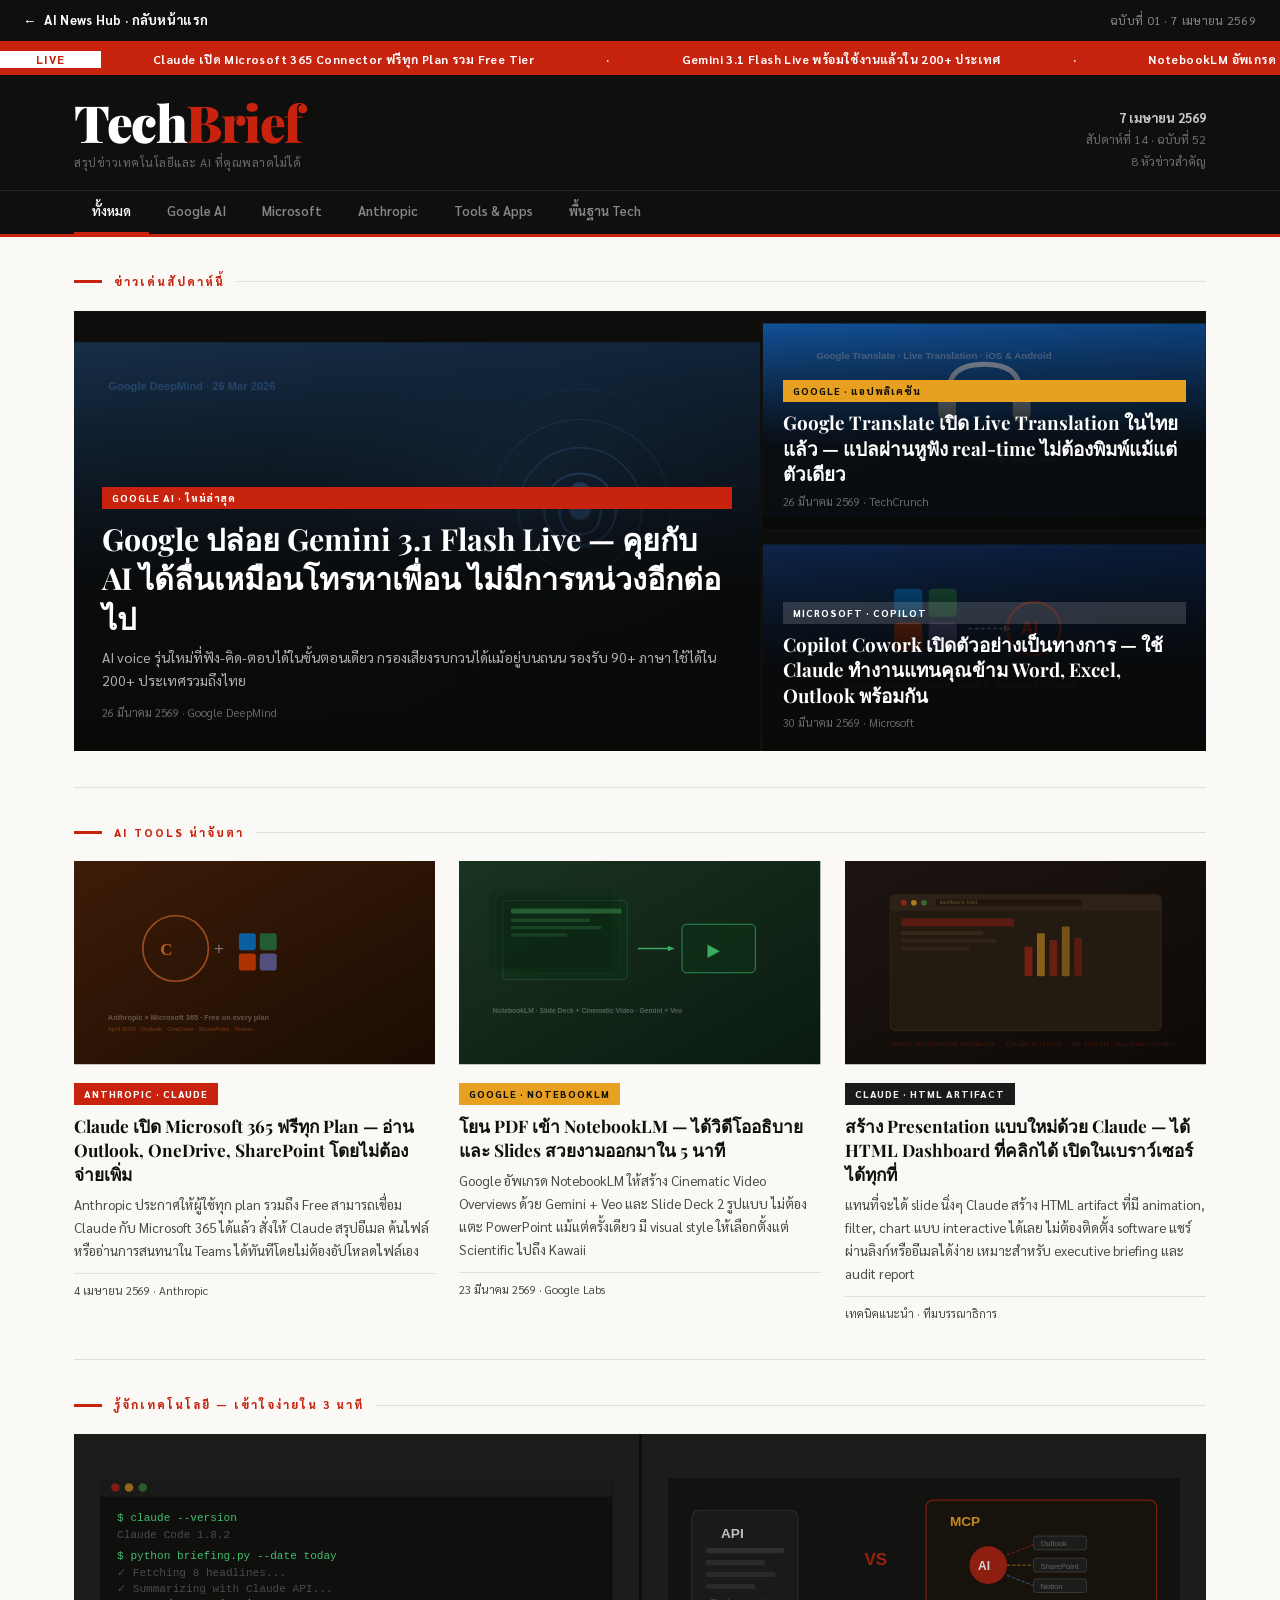
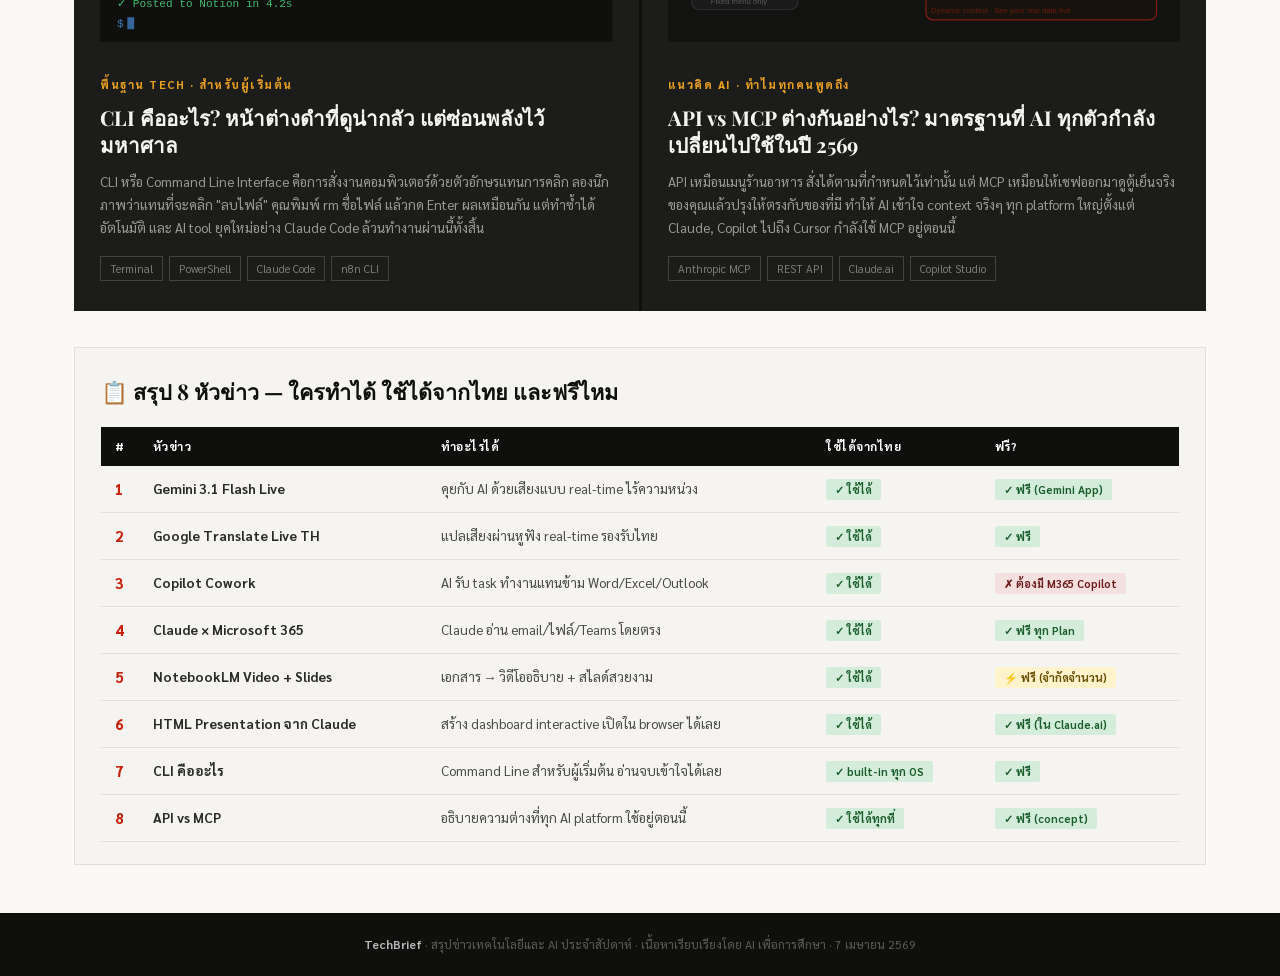
<file: issues/issue-01.html>
<!DOCTYPE html>
<html lang="th">
<head>
<meta charset="UTF-8">
<meta name="viewport" content="width=device-width, initial-scale=1.0">
<title>TechBrief — สรุปข่าวเทคโนโลยีประจำสัปดาห์</title>
<link rel="preconnect" href="https://fonts.googleapis.com">
<link href="https://fonts.googleapis.com/css2?family=Sarabun:ital,wght@0,300;0,400;0,600;0,700;0,800;1,400&family=Playfair+Display:wght@700;900&display=swap" rel="stylesheet">
<style>
*,*::before,*::after{box-sizing:border-box;margin:0;padding:0}
:root{
  --ink:#0f0f0e;--ink-2:#2a2a28;--ink-3:#4a4a47;
  --smoke:#f5f4f0;--paper:#faf9f6;--rule:#e0dfd8;
  --accent:#c8230e;--accent2:#e8a020;
  --serif:'Playfair Display',Georgia,serif;
  --sans:'Sarabun','Noto Sans Thai',sans-serif;
  --max:1180px;
}
html{font-size:16px}
body{background:var(--paper);color:var(--ink);font-family:var(--sans);line-height:1.6;-webkit-font-smoothing:antialiased}
a{color:inherit;text-decoration:none}
/* TICKER */
.ticker-wrap{background:var(--accent);overflow:hidden}
.ticker-inner{display:flex;align-items:center;padding:6px 0;white-space:nowrap;animation:ticker 45s linear infinite;font-size:12px;font-weight:700;color:#fff;letter-spacing:.4px}
.ticker-inner span{padding:0 36px}
.tlabel{background:#fff;color:var(--accent);font-size:11px;font-weight:800;padding:2px 10px;margin-right:16px;letter-spacing:1px;flex-shrink:0}
@keyframes ticker{0%{transform:translateX(0)}100%{transform:translateX(-50%)}}
/* HEADER */
.site-header{background:var(--ink);border-bottom:3px solid var(--accent)}
.masthead-inner{max-width:var(--max);margin:0 auto;padding:22px 24px 18px;display:flex;align-items:flex-end;justify-content:space-between;gap:24px}
.site-name{font-family:var(--serif);font-size:clamp(2rem,5vw,3.2rem);font-weight:900;color:#fff;letter-spacing:-1.5px;line-height:1}
.site-name em{color:var(--accent);font-style:normal}
.site-tagline{color:rgba(255,255,255,.38);font-size:12px;letter-spacing:.5px;margin-top:5px}
.site-meta{text-align:right;color:rgba(255,255,255,.4);font-size:12px;line-height:1.8}
.site-meta strong{color:rgba(255,255,255,.78);display:block;font-size:13px}
/* NAV */
.site-nav{border-top:1px solid rgba(255,255,255,.1)}
.site-nav ul{max-width:var(--max);margin:0 auto;padding:0 24px;display:flex;list-style:none;overflow-x:auto}
.site-nav li a{display:block;padding:10px 18px;font-size:13px;font-weight:600;color:rgba(255,255,255,.5);border-bottom:2px solid transparent;transition:color .15s,border-color .15s;white-space:nowrap;cursor:pointer}
.site-nav li a:hover{color:rgba(255,255,255,.85)}
.site-nav li a.tab-active{color:#fff;border-bottom-color:var(--accent)}
/* LAYOUT */
.page-wrap{max-width:var(--max);margin:0 auto;padding:0 24px}
/* SECTION LABEL */
.section-label{display:flex;align-items:center;gap:12px;margin:36px 0 20px}
.section-label::before{content:'';width:28px;height:3px;background:var(--accent);flex-shrink:0}
.slabel-text{font-size:11px;font-weight:800;letter-spacing:2px;text-transform:uppercase;color:var(--accent)}
.section-label::after{content:'';flex:1;height:1px;background:var(--rule)}
/* CHIP */
.chip{display:inline-block;font-size:10px;font-weight:800;letter-spacing:1px;padding:3px 10px;text-transform:uppercase}
.chip-red{background:var(--accent);color:#fff}
.chip-gold{background:var(--accent2);color:var(--ink)}
.chip-dark{background:rgba(255,255,255,.15);color:#fff}
.chip-slate{background:#1a1a1a;color:#f0efeb}
/* HERO GRID */
.hero-grid{display:grid;grid-template-columns:1.55fr 1fr;gap:3px;background:var(--ink)}
@media(max-width:720px){.hero-grid{grid-template-columns:1fr}}
.hero-primary{position:relative;overflow:hidden;cursor:pointer}
.hero-primary svg.cover{width:100%;height:440px;display:block;transition:transform .5s ease-out}
.hero-primary:hover svg.cover{transform:scale(1.03)}
.hero-overlay{position:absolute;inset:0;background:linear-gradient(to top,rgba(8,8,7,.93) 38%,rgba(8,8,7,.15) 100%);display:flex;flex-direction:column;justify-content:flex-end;padding:28px}
.hero-primary .hl{font-family:var(--serif);font-size:clamp(1.3rem,2.8vw,1.9rem);font-weight:700;color:#fff;line-height:1.3;margin:10px 0 9px}
.hero-primary .dk{font-size:14px;color:rgba(255,255,255,.68);line-height:1.65;margin-bottom:12px}
.byline{font-size:11.5px;color:rgba(255,255,255,.38)}
.hero-stack{display:flex;flex-direction:column;gap:3px}
.hero-secondary{position:relative;overflow:hidden;flex:1;cursor:pointer;min-height:218px}
.hero-secondary svg.cover{width:100%;height:218px;display:block;transition:transform .5s ease-out}
.hero-secondary:hover svg.cover{transform:scale(1.04)}
.hero-secondary .hero-overlay{padding:18px 20px}
.hero-secondary .hl{font-family:var(--serif);font-size:clamp(1rem,1.7vw,1.18rem);font-weight:700;color:#fff;line-height:1.35;margin:8px 0 6px}
/* ARTICLE ROW */
.article-row{display:grid;grid-template-columns:repeat(3,1fr);gap:28px 24px}
@media(max-width:860px){.article-row{grid-template-columns:repeat(2,1fr)}}
@media(max-width:520px){.article-row{grid-template-columns:1fr}}
.article-card{cursor:pointer}
.thumb-wrap{overflow:hidden;aspect-ratio:16/9;margin-bottom:14px}
.thumb-wrap svg{width:100%;height:100%;display:block;transition:transform .45s ease-out}
.article-card:hover .thumb-wrap svg{transform:scale(1.05)}
.article-card .chip{margin-bottom:9px}
.article-card .hl{font-family:var(--serif);font-size:1.08rem;font-weight:700;line-height:1.4;color:var(--ink);margin-bottom:8px}
.article-card .excerpt{font-size:13.5px;color:var(--ink-3);line-height:1.7;margin-bottom:10px}
.article-card .byline{font-size:11.5px;color:var(--ink-3);border-top:1px solid var(--rule);padding-top:8px}
/* EXPLAINER DARK */
.explainer-grid{display:grid;grid-template-columns:1fr 1fr;gap:3px;background:var(--ink)}
@media(max-width:600px){.explainer-grid{grid-template-columns:1fr}}
.explainer-card{background:#1c1c1a;padding:30px 26px;cursor:pointer;transition:background .2s;display:flex;flex-direction:column}
.explainer-card:hover{background:#222220}
.explainer-card svg{width:100%;height:192px;display:block;margin-bottom:20px;opacity:.82;transition:opacity .3s}
.explainer-card:hover svg{opacity:1}
.kicker{font-size:11px;font-weight:800;letter-spacing:1.5px;text-transform:uppercase;color:var(--accent2);margin-bottom:10px}
.explainer-card .hl{font-family:var(--serif);font-size:1.28rem;font-weight:700;color:#f5f4f0;line-height:1.35;margin-bottom:12px}
.explainer-card .excerpt{font-size:13.5px;color:rgba(245,244,240,.58);line-height:1.7;margin-bottom:16px;flex:1}
.tag-row{display:flex;flex-wrap:wrap;gap:6px}
.tag{font-size:11px;color:rgba(245,244,240,.45);border:1px solid rgba(245,244,240,.18);padding:3px 9px;transition:.2s}
.explainer-card:hover .tag{border-color:rgba(245,244,240,.32);color:rgba(245,244,240,.68)}
/* TABLE */
.table-section{background:var(--smoke);border:1px solid var(--rule);padding:26px 26px 22px;margin-top:36px}
.table-section h2{font-family:var(--serif);font-size:1.35rem;font-weight:700;margin-bottom:18px}
table{width:100%;border-collapse:collapse;font-size:13.5px}
thead th{background:var(--ink);color:#fff;text-align:left;padding:10px 14px;font-weight:700;font-size:12px;letter-spacing:.5px}
tbody tr{border-bottom:1px solid var(--rule)}
tbody tr:hover{background:#edece6}
tbody td{padding:11px 14px;color:var(--ink-2);vertical-align:middle}
tbody td:first-child{font-weight:800;color:var(--accent);font-size:15px;width:36px}
.badge{display:inline-block;font-size:11px;font-weight:700;padding:2px 9px;border-radius:2px}
.yes{background:#d4edda;color:#1a5c2a}
.no{background:#f5e0e0;color:#6b1a1a}
.part{background:#fff3cd;color:#664d00}
/* FOOTER */
.site-footer{background:var(--ink);color:rgba(255,255,255,.32);text-align:center;font-size:12px;padding:22px;margin-top:48px}
.site-footer strong{color:rgba(255,255,255,.7)}
hr.rule{border:none;border-top:1px solid var(--rule);margin:36px 0}
.hidden-card{display:none!important}
@keyframes fadeUp{from{opacity:0;transform:translateY(14px)}to{opacity:1;transform:translateY(0)}}
.fu{animation:fadeUp .5s ease-out both}
.d1{animation-delay:.06s}.d2{animation-delay:.12s}.d3{animation-delay:.18s}
</style>
</head>
<body>
<!-- AI News Hub: injected back-to-home bar -->
<style>
.aih-topbar{position:sticky;top:0;z-index:9999;background:#0f0f0e;color:#fff;
  border-bottom:3px solid #c8230e;font-family:'Sarabun','Noto Sans Thai',sans-serif;
  font-size:13px;display:flex;align-items:center;justify-content:space-between;
  padding:10px 24px;letter-spacing:.3px}
.aih-topbar a{color:#fff;text-decoration:none;display:inline-flex;align-items:center;gap:8px;
  font-weight:700;transition:color .15s}
.aih-topbar a:hover{color:#e8a020}
.aih-topbar .aih-meta{color:rgba(255,255,255,.5);font-size:12px}
.aih-topbar .aih-arrow{display:inline-block;transition:transform .15s}
.aih-topbar a:hover .aih-arrow{transform:translateX(-3px)}
@media(max-width:600px){.aih-topbar{padding:8px 14px;font-size:12px}.aih-topbar .aih-meta{display:none}}
</style>
<div class="aih-topbar">
  <a href="../index.html"><span class="aih-arrow">←</span> AI News Hub · กลับหน้าแรก</a>
  <span class="aih-meta">ฉบับที่ 01 · 7 เมษายน 2569</span>
</div>


<div class="ticker-wrap" aria-hidden="true">
  <div class="ticker-inner">
    <span class="tlabel">LIVE</span>
    <span>Claude เปิด Microsoft 365 Connector ฟรีทุก Plan รวม Free Tier</span>
    <span>&#183;</span><span>Gemini 3.1 Flash Live พร้อมใช้งานแล้วใน 200+ ประเทศ</span>
    <span>&#183;</span><span>NotebookLM อัพเกรด Cinematic Video Overviews ด้วย Veo</span>
    <span>&#183;</span><span>Copilot Cowork เปิด Frontier Program อย่างเป็นทางการ 30 มี.ค. 2569</span>
    <span>&#183;</span><span>Google Translate Live Translation รองรับไทยบน iOS &amp; Android แล้ว</span>
    <span style="padding-right:80px">&#183;</span>
    <span class="tlabel">LIVE</span>
    <span>Claude เปิด Microsoft 365 Connector ฟรีทุก Plan รวม Free Tier</span>
    <span>&#183;</span><span>Gemini 3.1 Flash Live พร้อมใช้งานแล้วใน 200+ ประเทศ</span>
    <span>&#183;</span><span>NotebookLM อัพเกรด Cinematic Video Overviews ด้วย Veo</span>
    <span>&#183;</span><span>Copilot Cowork เปิด Frontier Program อย่างเป็นทางการ 30 มี.ค. 2569</span>
    <span>&#183;</span><span>Google Translate Live Translation รองรับไทยบน iOS &amp; Android แล้ว</span>
  </div>
</div>

<header class="site-header">
  <div class="masthead-inner fu">
    <div>
      <div class="site-name">Tech<em>Brief</em></div>
      <div class="site-tagline">สรุปข่าวเทคโนโลยีและ AI ที่คุณพลาดไม่ได้</div>
    </div>
    <div class="site-meta">
      <strong>7 เมษายน 2569</strong>
      สัปดาห์ที่ 14 &#183; ฉบับที่ 52<br>8 หัวข่าวสำคัญ
    </div>
  </div>
  <nav class="site-nav" aria-label="หมวดหมู่">
    <ul id="tab-list">
      <li><a href="#" class="tab-active" data-filter="all">ทั้งหมด</a></li>
      <li><a href="#" data-filter="google">Google AI</a></li>
      <li><a href="#" data-filter="microsoft">Microsoft</a></li>
      <li><a href="#" data-filter="anthropic">Anthropic</a></li>
      <li><a href="#" data-filter="tools">Tools &amp; Apps</a></li>
      <li><a href="#" data-filter="concept">พื้นฐาน Tech</a></li>
    </ul>
  </nav>
</header>

<div class="page-wrap">

  <div class="section-label fu d1"><span class="slabel-text">ข่าวเด่นสัปดาห์นี้</span></div>

  <div class="hero-grid fu d2" id="hero-grid">

    <article class="hero-primary" data-cat="google">
      <svg class="cover" viewBox="0 0 800 440" xmlns="http://www.w3.org/2000/svg">
        <defs>
          <linearGradient id="g1a" x1="0" y1="0" x2="1" y2="1"><stop offset="0%" stop-color="#1a3a5c"/><stop offset="100%" stop-color="#0d1f36"/></linearGradient>
          <radialGradient id="g1b" cx="65%" cy="42%" r="48%"><stop offset="0%" stop-color="#4a90e2" stop-opacity=".3"/><stop offset="100%" stop-color="#0d1f36" stop-opacity="0"/></radialGradient>
        </defs>
        <rect width="800" height="440" fill="url(#g1a)"/>
        <rect width="800" height="440" fill="url(#g1b)"/>
        <circle cx="590" cy="195" r="42" fill="none" stroke="#4a90e2" stroke-width="2.5" opacity=".75"/>
        <circle cx="590" cy="195" r="72" fill="none" stroke="#4a90e2" stroke-width="1.8" opacity=".5"/>
        <circle cx="590" cy="195" r="105" fill="none" stroke="#4a90e2" stroke-width="1.2" opacity=".32"/>
        <circle cx="590" cy="195" r="140" fill="none" stroke="#4a90e2" stroke-width=".9" opacity=".18"/>
        <circle cx="590" cy="195" r="175" fill="none" stroke="#4a90e2" stroke-width=".6" opacity=".1"/>
        <rect x="577" y="163" width="26" height="44" rx="13" fill="#4a90e2" opacity=".9"/>
        <path d="M566 195 Q566 224 590 224 Q614 224 614 195" fill="none" stroke="#4a90e2" stroke-width="2.8" stroke-linecap="round" opacity=".85"/>
        <line x1="590" y1="224" x2="590" y2="238" stroke="#4a90e2" stroke-width="2.8" stroke-linecap="round" opacity=".85"/>
        <line x1="578" y1="238" x2="602" y2="238" stroke="#4a90e2" stroke-width="2.8" stroke-linecap="round" opacity=".85"/>
        <text x="40" y="56" fill="#4a90e2" font-size="13" font-family="sans-serif" font-weight="700" opacity=".55">Google DeepMind &#183; 26 Mar 2026</text>
        <text x="40" y="330" fill="white" font-size="56" font-family="Georgia,serif" font-weight="700" opacity=".07">Gemini</text>
        <text x="40" y="375" fill="white" font-size="22" font-family="Georgia,serif" opacity=".07">3.1 Flash Live</text>
      </svg>
      <div class="hero-overlay">
        <span class="chip chip-red">Google AI &#183; ใหม่ล่าสุด</span>
        <h1 class="hl">Google ปล่อย Gemini 3.1 Flash Live &#8212; คุยกับ AI ได้ลื่นเหมือนโทรหาเพื่อน ไม่มีการหน่วงอีกต่อไป</h1>
        <p class="dk">AI voice รุ่นใหม่ที่ฟัง-คิด-ตอบได้ในขั้นตอนเดียว กรองเสียงรบกวนได้แม้อยู่บนถนน รองรับ 90+ ภาษา ใช้ได้ใน 200+ ประเทศรวมถึงไทย</p>
        <div class="byline">26 มีนาคม 2569 &#183; Google DeepMind</div>
      </div>
    </article>

    <div class="hero-stack">
      <article class="hero-secondary" data-cat="google">
        <svg class="cover" viewBox="0 0 500 218" xmlns="http://www.w3.org/2000/svg">
          <defs><linearGradient id="g2" x1="0" y1="0" x2="1" y2="1"><stop offset="0%" stop-color="#1565C0"/><stop offset="100%" stop-color="#0a3d7a"/></linearGradient></defs>
          <rect width="500" height="218" fill="url(#g2)"/>
          <path d="M210 76 Q210 46 250 46 Q290 46 290 76" fill="none" stroke="white" stroke-width="5.5" stroke-linecap="round" opacity=".72"/>
          <rect x="198" y="76" width="20" height="36" rx="10" fill="white" opacity=".72"/>
          <rect x="282" y="76" width="20" height="36" rx="10" fill="white" opacity=".72"/>
          <text x="118" y="148" fill="white" font-size="13" font-family="sans-serif" opacity=".55" font-weight="700">TH &#8594; EN</text>
          <line x1="230" y1="153" x2="268" y2="153" stroke="#4fc3f7" stroke-width="2" stroke-dasharray="4,3" opacity=".8"/>
          <polygon points="268,149 276,153 268,157" fill="#4fc3f7" opacity=".8"/>
          <text x="280" y="158" fill="#4fc3f7" font-size="11" font-family="sans-serif" opacity=".75" font-weight="600">Real-time</text>
          <text x="60" y="40" fill="white" font-size="11" font-family="sans-serif" opacity=".4" font-weight="700">Google Translate &#183; Live Translation &#183; iOS &amp; Android</text>
        </svg>
        <div class="hero-overlay">
          <span class="chip chip-gold">Google &#183; แอปพลิเคชัน</span>
          <h2 class="hl">Google Translate เปิด Live Translation ในไทยแล้ว &#8212; แปลผ่านหูฟัง real-time ไม่ต้องพิมพ์แม้แต่ตัวเดียว</h2>
          <div class="byline">26 มีนาคม 2569 &#183; TechCrunch</div>
        </div>
      </article>
      <article class="hero-secondary" data-cat="microsoft">
        <svg class="cover" viewBox="0 0 500 218" xmlns="http://www.w3.org/2000/svg">
          <defs><linearGradient id="g3" x1="0" y1="0" x2="1" y2="1"><stop offset="0%" stop-color="#0f2d5e"/><stop offset="100%" stop-color="#041228"/></linearGradient></defs>
          <rect width="500" height="218" fill="url(#g3)"/>
          <rect x="148" y="50" width="32" height="32" rx="5" fill="#0078D4" opacity=".85"/>
          <rect x="187" y="50" width="32" height="32" rx="5" fill="#217346" opacity=".85"/>
          <rect x="148" y="88" width="32" height="32" rx="5" fill="#D83B01" opacity=".85"/>
          <rect x="187" y="88" width="32" height="32" rx="5" fill="#6264A7" opacity=".85"/>
          <path d="M232 95 L272 95" stroke="white" stroke-width="2" stroke-dasharray="4,3" opacity=".45"/>
          <polygon points="272,91 280,95 272,99" fill="white" opacity=".45"/>
          <circle cx="306" cy="95" r="30" fill="none" stroke="#c8230e" stroke-width="2.5" opacity=".75"/>
          <text x="291" y="101" fill="#c8230e" font-size="20" font-family="sans-serif" font-weight="700" opacity=".85">AI</text>
          <text x="90" y="162" fill="white" font-size="10" font-family="sans-serif" opacity=".35" font-weight="700">Microsoft Copilot Cowork &#183; Wave 3 &#183; Powered by Claude</text>
        </svg>
        <div class="hero-overlay">
          <span class="chip chip-dark">Microsoft &#183; Copilot</span>
          <h2 class="hl">Copilot Cowork เปิดตัวอย่างเป็นทางการ &#8212; ใช้ Claude ทำงานแทนคุณข้าม Word, Excel, Outlook พร้อมกัน</h2>
          <div class="byline">30 มีนาคม 2569 &#183; Microsoft</div>
        </div>
      </article>
    </div>
  </div>

  <hr class="rule">

  <div class="section-label fu"><span class="slabel-text">AI Tools น่าจับตา</span></div>

  <div class="article-row" id="article-row">

    <article class="article-card fu d1" data-cat="anthropic">
      <div class="thumb-wrap">
        <svg viewBox="0 0 640 360" xmlns="http://www.w3.org/2000/svg">
          <defs><linearGradient id="ga1" x1="0" y1="0" x2="1" y2="1"><stop offset="0%" stop-color="#3d1c08"/><stop offset="100%" stop-color="#1a0c03"/></linearGradient></defs>
          <rect width="640" height="360" fill="url(#ga1)"/>
          <circle cx="180" cy="155" r="58" fill="none" stroke="#d4692a" stroke-width="3" opacity=".65"/>
          <text x="153" y="166" fill="#d4692a" font-size="30" font-family="Georgia,serif" font-weight="700" opacity=".85">C</text>
          <text x="248" y="165" fill="white" font-size="30" font-family="sans-serif" opacity=".4">+</text>
          <rect x="292" y="128" width="30" height="30" rx="5" fill="#0078D4" opacity=".75"/>
          <rect x="329" y="128" width="30" height="30" rx="5" fill="#217346" opacity=".75"/>
          <rect x="292" y="164" width="30" height="30" rx="5" fill="#D83B01" opacity=".75"/>
          <rect x="329" y="164" width="30" height="30" rx="5" fill="#6264A7" opacity=".75"/>
          <text x="60" y="282" fill="white" font-size="13" font-family="sans-serif" opacity=".28" font-weight="700">Anthropic &#215; Microsoft 365 &#183; Free on every plan</text>
          <text x="60" y="302" fill="#d4692a" font-size="11" font-family="sans-serif" opacity=".45">April 2026 &#183; Outlook &#183; OneDrive &#183; SharePoint &#183; Teams</text>
        </svg>
      </div>
      <span class="chip chip-red" style="margin-bottom:9px">Anthropic &#183; Claude</span>
      <h3 class="hl">Claude เปิด Microsoft 365 ฟรีทุก Plan &#8212; อ่าน Outlook, OneDrive, SharePoint โดยไม่ต้องจ่ายเพิ่ม</h3>
      <p class="excerpt">Anthropic ประกาศให้ผู้ใช้ทุก plan รวมถึง Free สามารถเชื่อม Claude กับ Microsoft 365 ได้แล้ว สั่งให้ Claude สรุปอีเมล ค้นไฟล์ หรืออ่านการสนทนาใน Teams ได้ทันทีโดยไม่ต้องอัปโหลดไฟล์เอง</p>
      <div class="byline">4 เมษายน 2569 &#183; Anthropic</div>
    </article>

    <article class="article-card fu d2" data-cat="google">
      <div class="thumb-wrap">
        <svg viewBox="0 0 640 360" xmlns="http://www.w3.org/2000/svg">
          <defs><linearGradient id="ga2" x1="0" y1="0" x2="1" y2="1"><stop offset="0%" stop-color="#1a3320"/><stop offset="100%" stop-color="#0a1a10"/></linearGradient></defs>
          <rect width="640" height="360" fill="url(#ga2)"/>
          <rect x="78" y="70" width="220" height="140" rx="6" fill="#0e3018" stroke="#2a7a3a" stroke-width="1.5" opacity=".5"/>
          <rect x="65" y="60" width="220" height="140" rx="6" fill="#0a2814" stroke="#1e6a2a" stroke-width="1" opacity=".3"/>
          <rect x="52" y="50" width="220" height="140" rx="6" fill="#071e0e" stroke="#145020" stroke-width="1" opacity=".18"/>
          <rect x="92" y="84" width="196" height="9" rx="3" fill="#3a8a4a" opacity=".55"/>
          <rect x="92" y="102" width="140" height="6" rx="2" fill="#3a8a4a" opacity=".32"/>
          <rect x="92" y="115" width="160" height="6" rx="2" fill="#3a8a4a" opacity=".28"/>
          <rect x="92" y="128" width="100" height="6" rx="2" fill="#3a8a4a" opacity=".24"/>
          <path d="M318 155 L370 155" stroke="#4ade80" stroke-width="2.5" stroke-linecap="round" opacity=".7"/>
          <polygon points="370,150 382,155 370,160" fill="#4ade80" opacity=".7"/>
          <rect x="395" y="112" width="130" height="86" rx="8" fill="#0e3018" stroke="#4ade80" stroke-width="1.5" opacity=".65"/>
          <polygon points="440,148 440,172 462,160" fill="#4ade80" opacity=".72"/>
          <text x="60" y="270" fill="white" font-size="12" font-family="sans-serif" opacity=".28" font-weight="700">NotebookLM &#183; Slide Deck + Cinematic Video &#183; Gemini + Veo</text>
        </svg>
      </div>
      <span class="chip chip-gold" style="margin-bottom:9px">Google &#183; NotebookLM</span>
      <h3 class="hl">โยน PDF เข้า NotebookLM &#8212; ได้วิดีโออธิบายและ Slides สวยงามออกมาใน 5 นาที</h3>
      <p class="excerpt">Google อัพเกรด NotebookLM ให้สร้าง Cinematic Video Overviews ด้วย Gemini + Veo และ Slide Deck 2 รูปแบบ ไม่ต้องแตะ PowerPoint แม้แต่ครั้งเดียว มี visual style ให้เลือกตั้งแต่ Scientific ไปถึง Kawaii</p>
      <div class="byline">23 มีนาคม 2569 &#183; Google Labs</div>
    </article>

    <article class="article-card fu d3" data-cat="tools">
      <div class="thumb-wrap">
        <svg viewBox="0 0 640 360" xmlns="http://www.w3.org/2000/svg">
          <defs><linearGradient id="ga3" x1="0" y1="0" x2="1" y2="1"><stop offset="0%" stop-color="#1c1410"/><stop offset="100%" stop-color="#0e0a07"/></linearGradient></defs>
          <rect width="640" height="360" fill="url(#ga3)"/>
          <rect x="80" y="60" width="480" height="240" rx="8" fill="#231a12" stroke="#3a2a18" stroke-width="1.5"/>
          <rect x="80" y="60" width="480" height="28" rx="8" fill="#2e2218"/>
          <circle cx="104" cy="74" r="5" fill="#c8230e" opacity=".7"/>
          <circle cx="122" cy="74" r="5" fill="#e8a020" opacity=".7"/>
          <circle cx="140" cy="74" r="5" fill="#3a8a3a" opacity=".7"/>
          <rect x="160" y="67" width="260" height="14" rx="3" fill="#1a1208" stroke="#3a2a18" stroke-width="1" opacity=".7"/>
          <text x="168" y="77" fill="#6a5a3a" font-size="8" font-family="monospace">dashboard.html</text>
          <rect x="100" y="102" width="200" height="14" rx="3" fill="#c8230e" opacity=".32"/>
          <rect x="100" y="124" width="145" height="7" rx="2" fill="#4a3520" opacity=".5"/>
          <rect x="100" y="138" width="168" height="7" rx="2" fill="#4a3520" opacity=".4"/>
          <rect x="100" y="152" width="120" height="7" rx="2" fill="#4a3520" opacity=".35"/>
          <rect x="318" y="152" width="14" height="52" rx="2" fill="#c8230e" opacity=".52"/>
          <rect x="340" y="128" width="14" height="76" rx="2" fill="#e8a020" opacity=".52"/>
          <rect x="362" y="140" width="14" height="64" rx="2" fill="#c8230e" opacity=".42"/>
          <rect x="384" y="116" width="14" height="88" rx="2" fill="#e8a020" opacity=".42"/>
          <rect x="406" y="136" width="14" height="68" rx="2" fill="#c8230e" opacity=".32"/>
          <text x="80" y="328" fill="#c8230e" font-size="11" font-family="monospace" opacity=".32">&#60;html&#62; Interactive Dashboard &#183; Claude Artifact &#183; No install required &#60;/html&#62;</text>
        </svg>
      </div>
      <span class="chip chip-slate" style="margin-bottom:9px">Claude &#183; HTML Artifact</span>
      <h3 class="hl">สร้าง Presentation แบบใหม่ด้วย Claude &#8212; ได้ HTML Dashboard ที่คลิกได้ เปิดในเบราว์เซอร์ได้ทุกที่</h3>
      <p class="excerpt">แทนที่จะได้ slide นิ่งๆ Claude สร้าง HTML artifact ที่มี animation, filter, chart แบบ interactive ได้เลย ไม่ต้องติดตั้ง software แชร์ผ่านลิงก์หรืออีเมลได้ง่าย เหมาะสำหรับ executive briefing และ audit report</p>
      <div class="byline">เทคนิคแนะนำ &#183; ทีมบรรณาธิการ</div>
    </article>

  </div>

  <hr class="rule">

  <div class="section-label fu"><span class="slabel-text">รู้จักเทคโนโลยี &#8212; เข้าใจง่ายใน 3 นาที</span></div>

  <div class="explainer-grid fu d1" id="explainer-grid">

    <div class="explainer-card" data-cat="concept">
      <svg viewBox="0 0 600 192" xmlns="http://www.w3.org/2000/svg">
        <rect width="600" height="192" fill="#0d0d0b"/>
        <rect x="0" y="0" width="600" height="22" fill="#1a1a18"/>
        <circle cx="18" cy="11" r="5" fill="#c8230e" opacity=".7"/>
        <circle cx="34" cy="11" r="5" fill="#e8a020" opacity=".7"/>
        <circle cx="50" cy="11" r="5" fill="#3a8a3a" opacity=".7"/>
        <text x="20" y="50" fill="#4ade80" font-size="13" font-family="monospace">$ claude --version</text>
        <text x="20" y="70" fill="#555" font-size="13" font-family="monospace">Claude Code 1.8.2</text>
        <text x="20" y="95" fill="#4ade80" font-size="13" font-family="monospace">$ python briefing.py --date today</text>
        <text x="20" y="115" fill="#555" font-size="13" font-family="monospace">&#10003; Fetching 8 headlines...</text>
        <text x="20" y="133" fill="#555" font-size="13" font-family="monospace">&#10003; Summarizing with Claude API...</text>
        <text x="20" y="151" fill="#4ade80" font-size="13" font-family="monospace">&#10003; Posted to Notion in 4.2s</text>
        <text x="20" y="175" fill="#4a90e2" font-size="13" font-family="monospace">$</text>
        <rect x="32" y="163" width="8" height="14" fill="#4a90e2" opacity=".8"/>
      </svg>
      <div class="kicker">พื้นฐาน Tech &#183; สำหรับผู้เริ่มต้น</div>
      <h3 class="hl">CLI คืออะไร? หน้าต่างดำที่ดูน่ากลัว แต่ซ่อนพลังไว้มหาศาล</h3>
      <p class="excerpt">CLI หรือ Command Line Interface คือการสั่งงานคอมพิวเตอร์ด้วยตัวอักษรแทนการคลิก ลองนึกภาพว่าแทนที่จะคลิก "ลบไฟล์" คุณพิมพ์ rm ชื่อไฟล์ แล้วกด Enter ผลเหมือนกัน แต่ทำซ้ำได้อัตโนมัติ และ AI tool ยุคใหม่อย่าง Claude Code ล้วนทำงานผ่านนี้ทั้งสิ้น</p>
      <div class="tag-row">
        <span class="tag">Terminal</span><span class="tag">PowerShell</span><span class="tag">Claude Code</span><span class="tag">n8n CLI</span>
      </div>
    </div>

    <div class="explainer-card" data-cat="concept">
      <svg viewBox="0 0 600 192" xmlns="http://www.w3.org/2000/svg">
        <rect width="600" height="192" fill="#101010"/>
        <rect x="28" y="38" width="124" height="116" rx="8" fill="#1a1a1a" stroke="#2e2e2e" stroke-width="1.5"/>
        <text x="62" y="70" fill="white" font-size="16" font-family="sans-serif" font-weight="700" opacity=".88">API</text>
        <rect x="44" y="82" width="92" height="6" rx="3" fill="#333"/>
        <rect x="44" y="96" width="70" height="6" rx="3" fill="#2e2e2e"/>
        <rect x="44" y="110" width="82" height="6" rx="3" fill="#2e2e2e"/>
        <rect x="44" y="124" width="58" height="6" rx="3" fill="#2e2e2e"/>
        <text x="50" y="148" fill="#666" font-size="9" font-family="sans-serif">Fixed menu only</text>
        <text x="230" y="102" fill="#c8230e" font-size="20" font-family="sans-serif" font-weight="700" opacity=".9">VS</text>
        <rect x="302" y="26" width="270" height="140" rx="8" fill="#1a1208" stroke="#c8230e" stroke-width="1.5" opacity=".72"/>
        <text x="330" y="56" fill="#e8a020" font-size="16" font-family="sans-serif" font-weight="700">MCP</text>
        <circle cx="375" cy="102" r="22" fill="#c8230e" opacity=".82"/>
        <text x="363" y="108" fill="white" font-size="14" font-family="sans-serif" font-weight="700">AI</text>
        <line x1="397" y1="90" x2="428" y2="78" stroke="#c8230e" stroke-width="1.5" opacity=".55" stroke-dasharray="4,2"/>
        <line x1="397" y1="102" x2="428" y2="102" stroke="#e8a020" stroke-width="1.5" opacity=".55" stroke-dasharray="4,2"/>
        <line x1="397" y1="114" x2="428" y2="126" stroke="#4a90e2" stroke-width="1.5" opacity=".55" stroke-dasharray="4,2"/>
        <rect x="428" y="68" width="62" height="16" rx="3" fill="#1c1c1a" stroke="#444" stroke-width="1"/>
        <text x="436" y="80" fill="#777" font-size="9" font-family="sans-serif">Outlook</text>
        <rect x="428" y="94" width="62" height="16" rx="3" fill="#1c1c1a" stroke="#444" stroke-width="1"/>
        <text x="436" y="106" fill="#777" font-size="9" font-family="sans-serif">SharePoint</text>
        <rect x="428" y="118" width="62" height="16" rx="3" fill="#1c1c1a" stroke="#444" stroke-width="1"/>
        <text x="436" y="130" fill="#777" font-size="9" font-family="sans-serif">Notion</text>
        <text x="308" y="158" fill="#c8230e" font-size="9" font-family="sans-serif" opacity=".55">Dynamic context &#183; See your real data live</text>
      </svg>
      <div class="kicker">แนวคิด AI &#183; ทำไมทุกคนพูดถึง</div>
      <h3 class="hl">API vs MCP ต่างกันอย่างไร? มาตรฐานที่ AI ทุกตัวกำลังเปลี่ยนไปใช้ในปี 2569</h3>
      <p class="excerpt">API เหมือนเมนูร้านอาหาร สั่งได้ตามที่กำหนดไว้เท่านั้น แต่ MCP เหมือนให้เชฟออกมาดูตู้เย็นจริงของคุณแล้วปรุงให้ตรงกับของที่มี ทำให้ AI เข้าใจ context จริงๆ ทุก platform ใหญ่ตั้งแต่ Claude, Copilot ไปถึง Cursor กำลังใช้ MCP อยู่ตอนนี้</p>
      <div class="tag-row">
        <span class="tag">Anthropic MCP</span><span class="tag">REST API</span><span class="tag">Claude.ai</span><span class="tag">Copilot Studio</span>
      </div>
    </div>

  </div>

  <div class="table-section fu" style="margin-bottom:0">
    <h2>&#128203; สรุป 8 หัวข่าว &#8212; ใครทำได้ ใช้ได้จากไทย และฟรีไหม</h2>
    <div style="overflow-x:auto">
      <table>
        <thead>
          <tr><th>#</th><th>หัวข่าว</th><th>ทำอะไรได้</th><th>ใช้ได้จากไทย</th><th>ฟรี?</th></tr>
        </thead>
        <tbody>
          <tr><td>1</td><td><strong>Gemini 3.1 Flash Live</strong></td><td style="color:#4a4a47">คุยกับ AI ด้วยเสียงแบบ real-time ไร้ความหน่วง</td><td><span class="badge yes">&#10003; ใช้ได้</span></td><td><span class="badge yes">&#10003; ฟรี (Gemini App)</span></td></tr>
          <tr><td>2</td><td><strong>Google Translate Live TH</strong></td><td style="color:#4a4a47">แปลเสียงผ่านหูฟัง real-time รองรับไทย</td><td><span class="badge yes">&#10003; ใช้ได้</span></td><td><span class="badge yes">&#10003; ฟรี</span></td></tr>
          <tr><td>3</td><td><strong>Copilot Cowork</strong></td><td style="color:#4a4a47">AI รับ task ทำงานแทนข้าม Word/Excel/Outlook</td><td><span class="badge yes">&#10003; ใช้ได้</span></td><td><span class="badge no">&#10007; ต้องมี M365 Copilot</span></td></tr>
          <tr><td>4</td><td><strong>Claude &#215; Microsoft 365</strong></td><td style="color:#4a4a47">Claude อ่าน email/ไฟล์/Teams โดยตรง</td><td><span class="badge yes">&#10003; ใช้ได้</span></td><td><span class="badge yes">&#10003; ฟรี ทุก Plan</span></td></tr>
          <tr><td>5</td><td><strong>NotebookLM Video + Slides</strong></td><td style="color:#4a4a47">เอกสาร &#8594; วิดีโออธิบาย + สไลด์สวยงาม</td><td><span class="badge yes">&#10003; ใช้ได้</span></td><td><span class="badge part">&#9889; ฟรี (จำกัดจำนวน)</span></td></tr>
          <tr><td>6</td><td><strong>HTML Presentation จาก Claude</strong></td><td style="color:#4a4a47">สร้าง dashboard interactive เปิดใน browser ได้เลย</td><td><span class="badge yes">&#10003; ใช้ได้</span></td><td><span class="badge yes">&#10003; ฟรี (ใน Claude.ai)</span></td></tr>
          <tr><td>7</td><td><strong>CLI คืออะไร</strong></td><td style="color:#4a4a47">Command Line สำหรับผู้เริ่มต้น อ่านจบเข้าใจได้เลย</td><td><span class="badge yes">&#10003; built-in ทุก OS</span></td><td><span class="badge yes">&#10003; ฟรี</span></td></tr>
          <tr><td>8</td><td><strong>API vs MCP</strong></td><td style="color:#4a4a47">อธิบายความต่างที่ทุก AI platform ใช้อยู่ตอนนี้</td><td><span class="badge yes">&#10003; ใช้ได้ทุกที่</span></td><td><span class="badge yes">&#10003; ฟรี (concept)</span></td></tr>
        </tbody>
      </table>
    </div>
  </div>

</div>

<footer class="site-footer">
  <strong>TechBrief</strong> &#183; สรุปข่าวเทคโนโลยีและ AI ประจำสัปดาห์ &#183; เนื้อหาเรียบเรียงโดย AI เพื่อการศึกษา &#183; 7 เมษายน 2569
</footer>

<script>
(function(){
  var tabs = document.querySelectorAll('#tab-list a');
  var cards = document.querySelectorAll('[data-cat]');
  tabs.forEach(function(tab){
    tab.addEventListener('click', function(e){
      e.preventDefault();
      tabs.forEach(function(t){ t.classList.remove('tab-active'); });
      this.classList.add('tab-active');
      var f = this.getAttribute('data-filter');
      cards.forEach(function(c){
        if(f==='all' || c.getAttribute('data-cat')===f){
          c.classList.remove('hidden-card');
        } else {
          c.classList.add('hidden-card');
        }
      });
      var hg = document.getElementById('hero-grid');
      var hItems = hg.querySelectorAll('[data-cat]');
      var anyVis = Array.from(hItems).some(function(c){ return !c.classList.contains('hidden-card'); });
      hg.style.display = anyVis ? '' : 'none';
    });
  });
})();
</script>
</body>
</html>
</file>
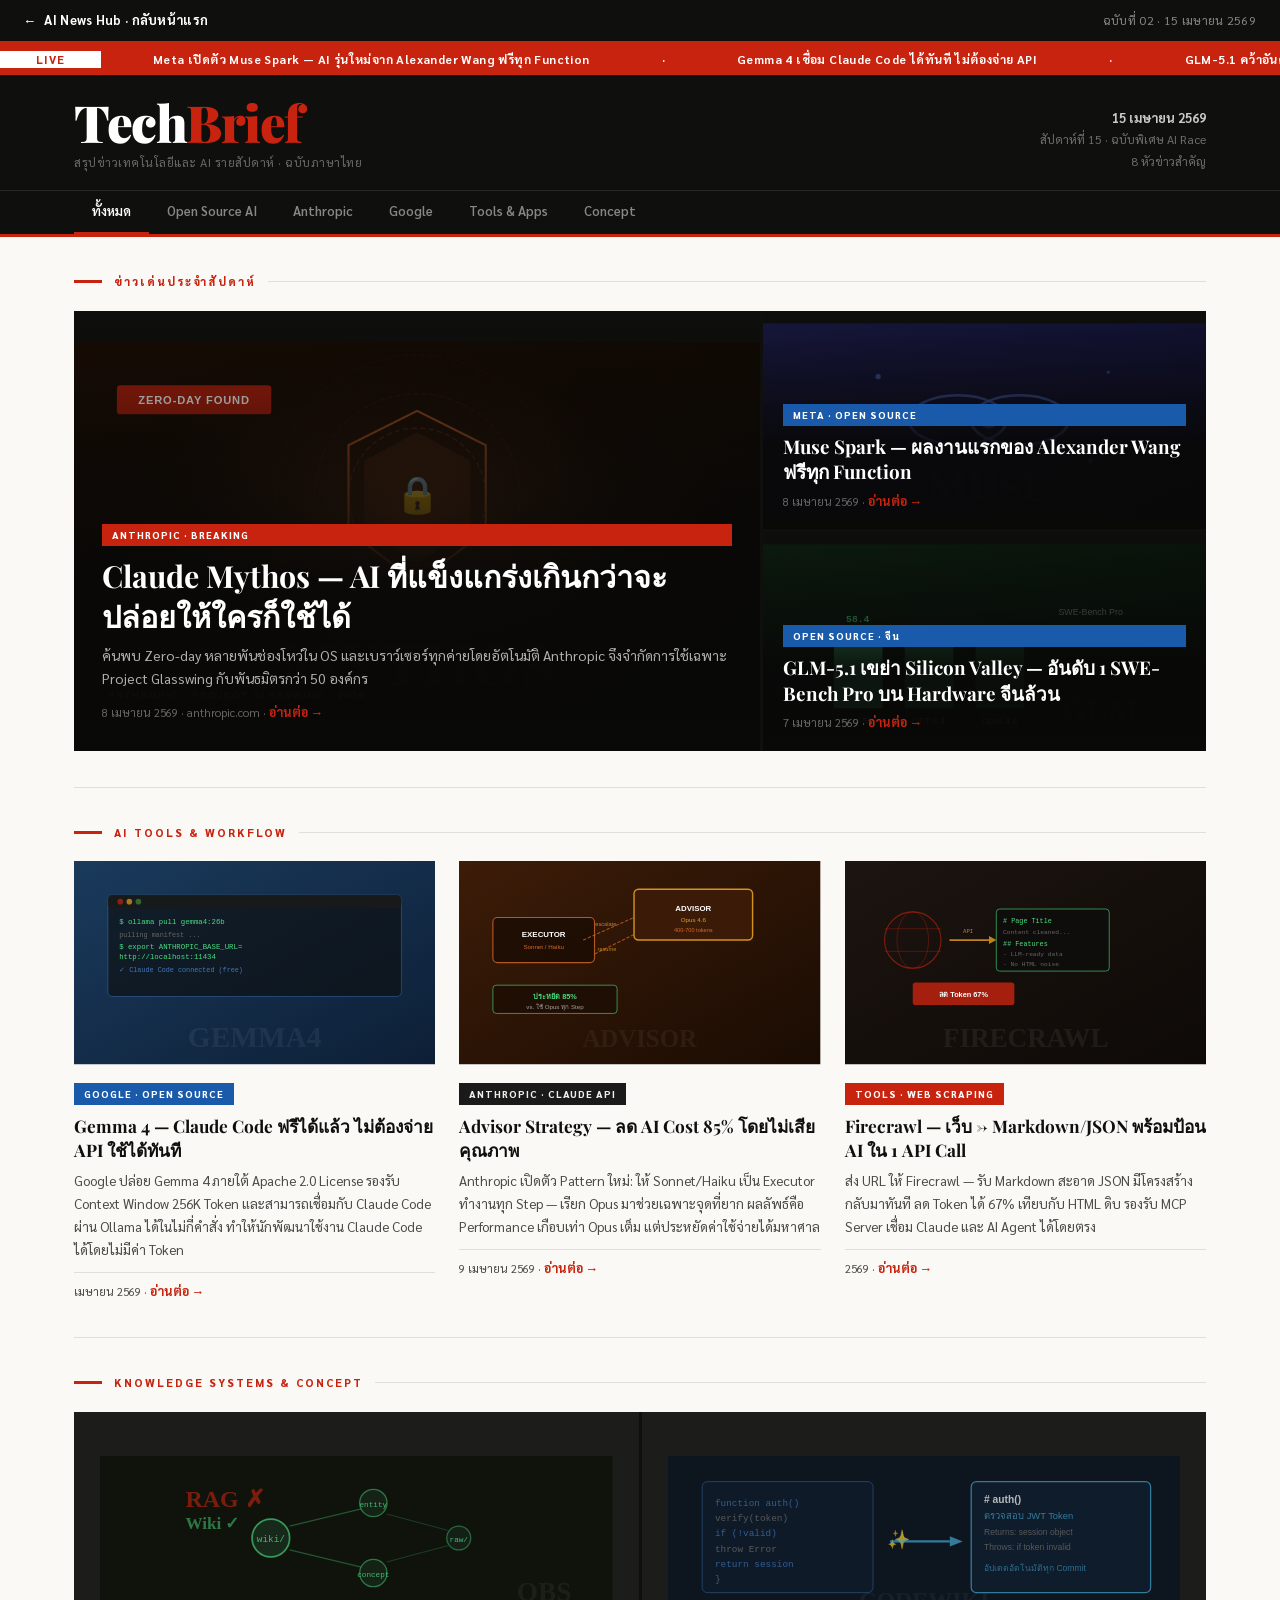
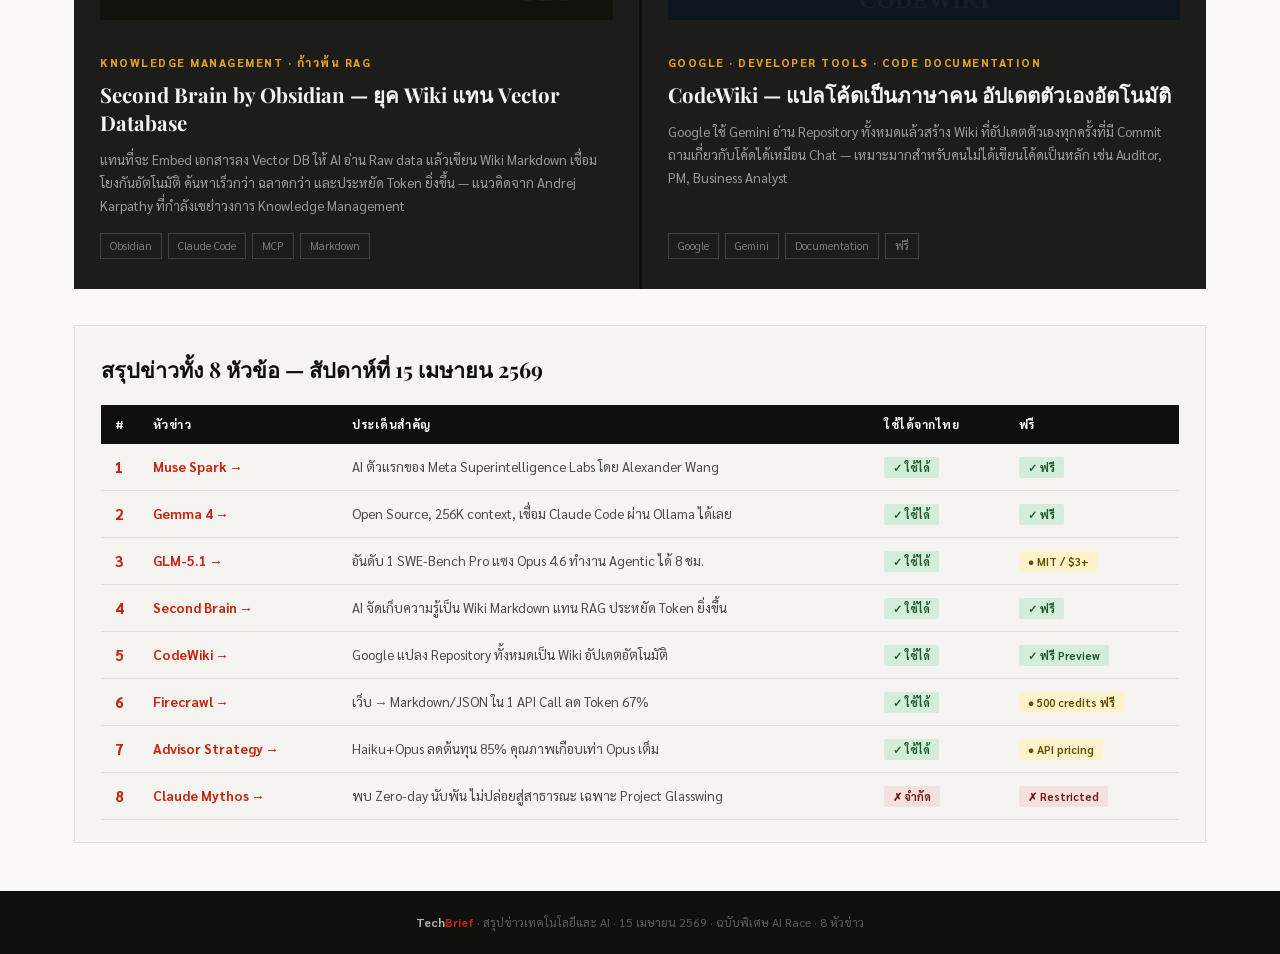
<file: issues/issue-02.html>
<!DOCTYPE html>
<html lang="th">
<head>
<meta charset="UTF-8">
<meta name="viewport" content="width=device-width, initial-scale=1.0">
<title>TechBrief — สรุปข่าวเทคโนโลยีและ AI ประจำสัปดาห์</title>
<link href="https://fonts.googleapis.com/css2?family=Sarabun:ital,wght@0,300;0,400;0,600;0,700;0,800;1,400&family=Playfair+Display:wght@700;900&display=swap" rel="stylesheet">
<style>
*,*::before,*::after{box-sizing:border-box;margin:0;padding:0}
:root{
  --ink:#0f0f0e;--ink-2:#2a2a28;--ink-3:#4a4a47;
  --smoke:#f5f4f0;--paper:#faf9f6;--rule:#e0dfd8;
  --accent:#c8230e;--accent2:#e8a020;
  --serif:'Playfair Display',Georgia,serif;
  --sans:'Sarabun','Noto Sans Thai',sans-serif;
  --max:1180px;
}
html{font-size:16px}
body{background:var(--paper);color:var(--ink);font-family:var(--sans);line-height:1.6;-webkit-font-smoothing:antialiased}
a{color:inherit;text-decoration:none}

/* TICKER */
.ticker-wrap{background:var(--accent);overflow:hidden}
.ticker-inner{display:flex;align-items:center;padding:6px 0;white-space:nowrap;animation:ticker 55s linear infinite;font-size:12px;font-weight:700;color:#fff;letter-spacing:.4px}
.ticker-inner span{padding:0 36px}
.tlabel{background:#fff;color:var(--accent);font-size:11px;font-weight:800;padding:2px 10px;margin-right:16px;letter-spacing:1px;flex-shrink:0}
@keyframes ticker{0%{transform:translateX(0)}100%{transform:translateX(-50%)}}

/* HEADER */
.site-header{background:var(--ink);border-bottom:3px solid var(--accent)}
.masthead-inner{max-width:var(--max);margin:0 auto;padding:22px 24px 18px;display:flex;align-items:flex-end;justify-content:space-between;gap:24px}
.site-name{font-family:var(--serif);font-size:clamp(2rem,5vw,3.2rem);font-weight:900;color:#fff;letter-spacing:-1.5px;line-height:1;cursor:pointer}
.site-name em{color:var(--accent);font-style:normal}
.site-tagline{color:rgba(255,255,255,.38);font-size:12px;letter-spacing:.5px;margin-top:5px}
.site-meta{text-align:right;color:rgba(255,255,255,.4);font-size:12px;line-height:1.8}
.site-meta strong{color:rgba(255,255,255,.78);display:block;font-size:13px}

/* NAV TABS */
.site-nav{border-top:1px solid rgba(255,255,255,.1)}
.site-nav ul{max-width:var(--max);margin:0 auto;padding:0 24px;display:flex;list-style:none;overflow-x:auto}
.site-nav li a{display:block;padding:10px 18px;font-size:13px;font-weight:600;color:rgba(255,255,255,.5);border-bottom:2px solid transparent;transition:color .15s,border-color .15s;white-space:nowrap;cursor:pointer}
.site-nav li a:hover{color:rgba(255,255,255,.85)}
.site-nav li a.tab-active{color:#fff;border-bottom-color:var(--accent)}

/* PAGE LAYOUT */
.page-wrap{max-width:var(--max);margin:0 auto;padding:0 24px}

/* SECTION LABEL */
.section-label{display:flex;align-items:center;gap:12px;margin:36px 0 20px}
.section-label::before{content:'';width:28px;height:3px;background:var(--accent);flex-shrink:0}
.slabel-text{font-size:11px;font-weight:800;letter-spacing:2px;text-transform:uppercase;color:var(--accent)}
.section-label::after{content:'';flex:1;height:1px;background:var(--rule)}

/* CHIPS */
.chip{display:inline-block;font-size:10px;font-weight:800;letter-spacing:1px;padding:3px 10px;text-transform:uppercase}
.chip-red{background:var(--accent);color:#fff}
.chip-gold{background:var(--accent2);color:var(--ink)}
.chip-dark{background:rgba(255,255,255,.15);color:#fff}
.chip-slate{background:#1a1a1a;color:#f0efeb}
.chip-blue{background:#1a5aaa;color:#fff}
.chip-purple{background:#5a1aaa;color:#fff}

/* HERO GRID */
.hero-grid{display:grid;grid-template-columns:1.55fr 1fr;gap:3px;background:var(--ink)}
@media(max-width:720px){.hero-grid{grid-template-columns:1fr}}
.hero-primary{position:relative;overflow:hidden;cursor:pointer}
.hero-primary svg.cover{width:100%;height:440px;display:block;transition:transform .5s ease-out}
.hero-primary:hover svg.cover{transform:scale(1.03)}
.hero-overlay{position:absolute;inset:0;background:linear-gradient(to top,rgba(8,8,7,.93) 38%,rgba(8,8,7,.15) 100%);display:flex;flex-direction:column;justify-content:flex-end;padding:28px}
.hero-primary .hl{font-family:var(--serif);font-size:clamp(1.3rem,2.8vw,1.9rem);font-weight:700;color:#fff;line-height:1.3;margin:10px 0 9px}
.hero-primary .dk{font-size:14px;color:rgba(255,255,255,.68);line-height:1.65;margin-bottom:12px}
.byline{font-size:11.5px;color:rgba(255,255,255,.38)}
.hero-stack{display:flex;flex-direction:column;gap:3px}
.hero-secondary{position:relative;overflow:hidden;flex:1;cursor:pointer;min-height:218px}
.hero-secondary svg.cover{width:100%;height:218px;display:block;transition:transform .5s ease-out}
.hero-secondary:hover svg.cover{transform:scale(1.04)}
.hero-secondary .hero-overlay{padding:18px 20px}
.hero-secondary .hl{font-family:var(--serif);font-size:clamp(1rem,1.7vw,1.18rem);font-weight:700;color:#fff;line-height:1.35;margin:8px 0 6px}

/* ARTICLE ROW */
.article-row{display:grid;grid-template-columns:repeat(3,1fr);gap:28px 24px}
@media(max-width:860px){.article-row{grid-template-columns:repeat(2,1fr)}}
@media(max-width:520px){.article-row{grid-template-columns:1fr}}
.article-card{cursor:pointer;transition:transform .2s,box-shadow .2s}
.article-card:hover{transform:translateY(-3px);box-shadow:0 8px 28px rgba(0,0,0,.13)}
.thumb-wrap{overflow:hidden;aspect-ratio:16/9;margin-bottom:14px}
.thumb-wrap svg{width:100%;height:100%;display:block;transition:transform .45s ease-out}
.article-card:hover .thumb-wrap svg{transform:scale(1.05)}
.article-card .hl{font-family:var(--serif);font-size:1.08rem;font-weight:700;line-height:1.4;color:var(--ink);margin-bottom:8px;margin-top:9px}
.article-card .excerpt{font-size:13.5px;color:var(--ink-3);line-height:1.7;margin-bottom:10px}
.article-card .byline{font-size:11.5px;color:var(--ink-3);border-top:1px solid var(--rule);padding-top:8px}
.read-more{color:var(--accent);font-size:.8rem;font-weight:700}

/* EXPLAINER DARK */
.explainer-grid{display:grid;grid-template-columns:1fr 1fr;gap:3px;background:var(--ink)}
@media(max-width:600px){.explainer-grid{grid-template-columns:1fr}}
.explainer-card{background:#1c1c1a;padding:30px 26px;cursor:pointer;transition:background .2s,transform .2s;display:flex;flex-direction:column}
.explainer-card:hover{background:#222220;transform:none}
.explainer-card svg{width:100%;height:192px;display:block;margin-bottom:20px;opacity:.82;transition:opacity .3s}
.explainer-card:hover svg{opacity:1}
.kicker{font-size:11px;font-weight:800;letter-spacing:1.5px;text-transform:uppercase;color:var(--accent2);margin-bottom:10px}
.explainer-card .hl{font-family:var(--serif);font-size:1.28rem;font-weight:700;color:#f5f4f0;line-height:1.35;margin-bottom:12px}
.explainer-card .excerpt{font-size:13.5px;color:rgba(245,244,240,.58);line-height:1.7;margin-bottom:16px;flex:1}
.tag-row{display:flex;flex-wrap:wrap;gap:6px}
.tag{font-size:11px;color:rgba(245,244,240,.45);border:1px solid rgba(245,244,240,.18);padding:3px 9px}

/* SUMMARY TABLE */
.table-section{background:var(--smoke);border:1px solid var(--rule);padding:26px 26px 22px;margin-top:36px}
.table-section h2{font-family:var(--serif);font-size:1.35rem;font-weight:700;margin-bottom:18px}
table{width:100%;border-collapse:collapse;font-size:13.5px}
thead th{background:var(--ink);color:#fff;text-align:left;padding:10px 14px;font-weight:700;font-size:12px;letter-spacing:.5px}
tbody tr{border-bottom:1px solid var(--rule)}
tbody tr:hover{background:#edece6}
tbody td{padding:11px 14px;color:var(--ink-2);vertical-align:middle}
tbody td:first-child{font-weight:800;color:var(--accent);font-size:15px;width:36px}
.badge{display:inline-block;font-size:11px;font-weight:700;padding:2px 9px;border-radius:2px}
.yes{background:#d4edda;color:#1a5c2a}
.no{background:#f5e0e0;color:#6b1a1a}
.part{background:#fff3cd;color:#664d00}

/* FOOTER */
.site-footer{background:var(--ink);color:rgba(255,255,255,.32);text-align:center;font-size:12px;padding:22px;margin-top:48px}
.site-footer strong{color:rgba(255,255,255,.7)}

/* UTILS */
hr.rule{border:none;border-top:1px solid var(--rule);margin:36px 0}
.hidden-card{display:none!important}

/* ANIMATIONS */
@keyframes fadeUp{from{opacity:0;transform:translateY(14px)}to{opacity:1;transform:translateY(0)}}
.fu{animation:fadeUp .5s ease-out both}
.d1{animation-delay:.06s}.d2{animation-delay:.12s}.d3{animation-delay:.18s}

/* ── DETAIL VIEW ── */
#detail-view{min-height:100vh;background:var(--paper)}
.detail-topbar{background:var(--ink);padding:12px 32px;display:flex;align-items:center;gap:20px;position:sticky;top:0;z-index:100;border-bottom:2px solid var(--accent)}
.back-btn{background:none;border:1px solid rgba(255,255,255,.3);color:white;padding:7px 18px;border-radius:4px;cursor:pointer;font-family:var(--sans);font-size:.85rem;font-weight:600;transition:background .2s,border-color .2s}
.back-btn:hover{background:rgba(255,255,255,.12);border-color:rgba(255,255,255,.55)}
.site-name-sm{color:white;font-family:var(--serif);font-size:1.1rem;font-weight:700;cursor:pointer}
.site-name-sm em{color:var(--accent);font-style:normal}
.detail-inner{max-width:800px;margin:0 auto;padding:52px 24px 90px}
.detail-meta{display:flex;align-items:center;gap:12px;margin-bottom:20px;flex-wrap:wrap}
.detail-meta .byline{font-size:12px;color:var(--ink-3)}
.detail-headline{font-family:var(--serif);font-size:clamp(1.75rem,4vw,2.5rem);line-height:1.22;color:var(--ink);margin-bottom:6px;font-weight:900}
.detail-hero-svg{width:100%;border-radius:10px;overflow:hidden;margin:28px 0 40px;box-shadow:0 4px 28px rgba(0,0,0,.13)}
.detail-hero-svg svg{width:100%;display:block}
.detail-section{margin-top:38px;padding-top:30px;border-top:1px solid var(--rule)}
.detail-section h2{font-family:var(--sans);font-size:.68rem;font-weight:800;letter-spacing:.12em;text-transform:uppercase;color:var(--accent);margin-bottom:14px}
.detail-section p{font-family:var(--sans);font-size:1.06rem;line-height:1.85;color:var(--ink-2)}
.detail-section p + p{margin-top:14px}
.detail-footer-link{display:inline-flex;align-items:center;gap:10px;margin-top:52px;padding:13px 28px;background:var(--ink);color:white;border-radius:6px;text-decoration:none;font-family:var(--sans);font-size:.92rem;font-weight:700;transition:opacity .2s;letter-spacing:.2px}
.detail-footer-link:hover{opacity:.82}
.hero-primary:hover{cursor:pointer}
.hero-secondary:hover{cursor:pointer}
</style>
</head>
<body>
<!-- AI News Hub: injected back-to-home bar -->
<style>
.aih-topbar{position:sticky;top:0;z-index:9999;background:#0f0f0e;color:#fff;
  border-bottom:3px solid #c8230e;font-family:'Sarabun','Noto Sans Thai',sans-serif;
  font-size:13px;display:flex;align-items:center;justify-content:space-between;
  padding:10px 24px;letter-spacing:.3px}
.aih-topbar a{color:#fff;text-decoration:none;display:inline-flex;align-items:center;gap:8px;
  font-weight:700;transition:color .15s}
.aih-topbar a:hover{color:#e8a020}
.aih-topbar .aih-meta{color:rgba(255,255,255,.5);font-size:12px}
.aih-topbar .aih-arrow{display:inline-block;transition:transform .15s}
.aih-topbar a:hover .aih-arrow{transform:translateX(-3px)}
@media(max-width:600px){.aih-topbar{padding:8px 14px;font-size:12px}.aih-topbar .aih-meta{display:none}}
</style>
<div class="aih-topbar">
  <a href="../index.html"><span class="aih-arrow">←</span> AI News Hub · กลับหน้าแรก</a>
  <span class="aih-meta">ฉบับที่ 02 · 15 เมษายน 2569</span>
</div>


<!-- ════════════════════════════════════════
     INDEX VIEW
════════════════════════════════════════ -->
<div id="index-view">

<!-- TICKER -->
<div class="ticker-wrap">
  <div class="ticker-inner">
    <span class="tlabel">LIVE</span>
    <span>Meta เปิดตัว Muse Spark — AI รุ่นใหม่จาก Alexander Wang ฟรีทุก Function</span>
    <span>&#183;</span><span>Gemma 4 เชื่อม Claude Code ได้ทันที ไม่ต้องจ่าย API</span>
    <span>&#183;</span><span>GLM-5.1 คว้าอันดับ 1 SWE-Bench Pro แซง Opus 4.6 และ GPT-5.4</span>
    <span>&#183;</span><span>Claude Mythos — แข็งแกร่งเกินกว่าจะปล่อยสู่สาธารณะ Project Glasswing เปิดตัว</span>
    <span>&#183;</span><span>Advisor Strategy ลดต้นทุน AI Agent ได้สูงสุด 85% โดยไม่เสียคุณภาพ</span>
    <span>&#183;</span><span>Second Brain by Obsidian — ยุคใหม่ของ Knowledge Management ก้าวพ้น RAG</span>
    <span>&#183;</span><span>Firecrawl แปลงเว็บเป็น Markdown/JSON พร้อมป้อน AI ใน 1 API Call</span>
    <span>&#183;</span><span>Google Code Wiki แปลโค้ดเป็นภาษาคน อัปเดตตัวเองทุก Commit</span>
    <span style="padding-right:80px">&#183;</span>
    <span class="tlabel">LIVE</span>
    <span>Meta เปิดตัว Muse Spark — AI รุ่นใหม่จาก Alexander Wang ฟรีทุก Function</span>
    <span>&#183;</span><span>Gemma 4 เชื่อม Claude Code ได้ทันที ไม่ต้องจ่าย API</span>
    <span>&#183;</span><span>GLM-5.1 คว้าอันดับ 1 SWE-Bench Pro แซง Opus 4.6 และ GPT-5.4</span>
    <span>&#183;</span><span>Claude Mythos — แข็งแกร่งเกินกว่าจะปล่อยสู่สาธารณะ Project Glasswing เปิดตัว</span>
  </div>
</div>

<!-- HEADER -->
<header class="site-header">
  <div class="masthead-inner fu">
    <div>
      <div class="site-name" onclick="showIndex()">Tech<em>Brief</em></div>
      <div class="site-tagline">สรุปข่าวเทคโนโลยีและ AI รายสัปดาห์ · ฉบับภาษาไทย</div>
    </div>
    <div class="site-meta">
      <strong>15 เมษายน 2569</strong>
      สัปดาห์ที่ 15 · ฉบับพิเศษ AI Race<br>8 หัวข่าวสำคัญ
    </div>
  </div>
  <nav class="site-nav" id="main-nav">
    <ul id="tab-list">
      <li><a href="#" class="tab-active" data-filter="all">ทั้งหมด</a></li>
      <li><a href="#" data-filter="opensource">Open Source AI</a></li>
      <li><a href="#" data-filter="anthropic">Anthropic</a></li>
      <li><a href="#" data-filter="google">Google</a></li>
      <li><a href="#" data-filter="tools">Tools &amp; Apps</a></li>
      <li><a href="#" data-filter="concept">Concept</a></li>
    </ul>
  </nav>
</header>

<!-- PAGE CONTENT -->
<div class="page-wrap">

  <!-- SECTION: ข่าวเด่น -->
  <div class="section-label fu d1"><span class="slabel-text">ข่าวเด่นประจำสัปดาห์</span></div>

  <!-- HERO GRID -->
  <div class="hero-grid fu d2" id="hero-grid">
    <!-- HERO PRIMARY: Claude Mythos -->
    <article class="hero-primary" data-cat="anthropic" onclick="showDetail('mythos')" style="cursor:pointer">
      <svg class="cover" viewBox="0 0 800 440" xmlns="http://www.w3.org/2000/svg">
        <defs>
          <linearGradient id="gMythos" x1="0" y1="0" x2="1" y2="1">
            <stop offset="0%" stop-color="#1a0c03"/>
            <stop offset="100%" stop-color="#0a0603"/>
          </linearGradient>
          <radialGradient id="gGlow" cx="50%" cy="50%" r="50%">
            <stop offset="0%" stop-color="#d4692a" stop-opacity="0.35"/>
            <stop offset="100%" stop-color="#0a0603" stop-opacity="0"/>
          </radialGradient>
        </defs>
        <rect width="800" height="440" fill="url(#gMythos)"/>
        <rect width="800" height="440" fill="url(#gGlow)"/>
        <!-- Shield / lock icon center -->
        <polygon points="400,80 480,120 480,220 400,280 320,220 320,120" fill="none" stroke="#d4692a" stroke-width="2.5" opacity=".7"/>
        <polygon points="400,105 462,138 462,212 400,260 338,212 338,138" fill="#d4692a" opacity=".12"/>
        <text x="400" y="192" text-anchor="middle" fill="#d4692a" font-size="42" font-weight="900" font-family="Georgia" opacity=".9">🔒</text>
        <!-- Warning rings -->
        <circle cx="400" cy="180" r="80" fill="none" stroke="#d4692a" stroke-width="1.5" opacity=".25" stroke-dasharray="6,4"/>
        <circle cx="400" cy="180" r="120" fill="none" stroke="#d4692a" stroke-width="1" opacity=".15" stroke-dasharray="6,4"/>
        <circle cx="400" cy="180" r="165" fill="none" stroke="#d4692a" stroke-width="1" opacity=".08" stroke-dasharray="6,4"/>
        <!-- Zero-day badge -->
        <rect x="50" y="50" width="180" height="34" rx="4" fill="#c8230e" opacity=".85"/>
        <text x="140" y="72" text-anchor="middle" fill="white" font-size="13" font-weight="800" font-family="sans-serif" letter-spacing="1">ZERO-DAY FOUND</text>
        <!-- Watermark -->
        <text x="400" y="400" text-anchor="middle" fill="white" font-size="72" font-weight="900" font-family="Georgia" opacity=".05">MYTHOS</text>
        <!-- Label -->
        <text x="40" y="415" fill="white" font-size="11" font-family="sans-serif" opacity=".3" letter-spacing="2">ANTHROPIC · PROJECT GLASSWING · 2026</text>
      </svg>
      <div class="hero-overlay">
        <span class="chip chip-red">Anthropic · Breaking</span>
        <h1 class="hl">Claude Mythos — AI ที่แข็งแกร่งเกินกว่าจะปล่อยให้ใครก็ใช้ได้</h1>
        <p class="dk">ค้นพบ Zero-day หลายพันช่องโหว่ใน OS และเบราว์เซอร์ทุกค่ายโดยอัตโนมัติ Anthropic จึงจำกัดการใช้เฉพาะ Project Glasswing กับพันธมิตรกว่า 50 องค์กร</p>
        <div class="byline">8 เมษายน 2569 &#183; anthropic.com &#183; <span class="read-more">อ่านต่อ →</span></div>
      </div>
    </article>

    <!-- HERO STACK -->
    <div class="hero-stack">
      <!-- Hero Sec 1: Muse Spark -->
      <article class="hero-secondary" data-cat="opensource" onclick="showDetail('musespark')" style="cursor:pointer">
        <svg class="cover" viewBox="0 0 500 218" xmlns="http://www.w3.org/2000/svg">
          <defs>
            <linearGradient id="gMeta" x1="0" y1="0" x2="1" y2="1">
              <stop offset="0%" stop-color="#1a1a4a"/>
              <stop offset="100%" stop-color="#0d0d2e"/>
            </linearGradient>
          </defs>
          <rect width="500" height="218" fill="url(#gMeta)"/>
          <!-- Meta infinity-like logo hint -->
          <ellipse cx="220" cy="109" rx="55" ry="28" fill="none" stroke="#6a8aff" stroke-width="3" opacity=".7"/>
          <ellipse cx="290" cy="109" rx="55" ry="28" fill="none" stroke="#6a8aff" stroke-width="3" opacity=".7"/>
          <circle cx="255" cy="109" r="10" fill="#6a8aff" opacity=".5"/>
          <!-- Spark dots -->
          <circle cx="130" cy="60" r="3" fill="#6a8aff" opacity=".6"/>
          <circle cx="370" cy="155" r="3" fill="#6a8aff" opacity=".6"/>
          <circle cx="155" cy="165" r="2" fill="#6a8aff" opacity=".4"/>
          <circle cx="390" cy="55" r="2" fill="#6a8aff" opacity=".4"/>
          <text x="255" y="200" text-anchor="middle" fill="white" font-size="48" font-weight="900" font-family="Georgia" opacity=".06">MUSE</text>
        </svg>
        <div class="hero-overlay">
          <span class="chip chip-blue">Meta · Open Source</span>
          <h2 class="hl">Muse Spark — ผลงานแรกของ Alexander Wang ฟรีทุก Function</h2>
          <div class="byline">8 เมษายน 2569 &#183; <span class="read-more">อ่านต่อ →</span></div>
        </div>
      </article>

      <!-- Hero Sec 2: GLM-5.1 -->
      <article class="hero-secondary" data-cat="opensource" onclick="showDetail('glm51')" style="cursor:pointer">
        <svg class="cover" viewBox="0 0 500 218" xmlns="http://www.w3.org/2000/svg">
          <defs>
            <linearGradient id="gGLM" x1="0" y1="0" x2="1" y2="1">
              <stop offset="0%" stop-color="#0d1f10"/>
              <stop offset="100%" stop-color="#050e07"/>
            </linearGradient>
          </defs>
          <rect width="500" height="218" fill="url(#gGLM)"/>
          <!-- Bar chart: GLM > GPT > Opus -->
          <rect x="80" y="95" width="55" height="90" rx="3" fill="#4ade80" opacity=".85"/>
          <rect x="160" y="108" width="55" height="77" rx="3" fill="#4ade80" opacity=".5"/>
          <rect x="240" y="115" width="55" height="70" rx="3" fill="#4ade80" opacity=".35"/>
          <text x="107" y="88" text-anchor="middle" fill="#4ade80" font-size="11" font-weight="800" font-family="monospace">58.4</text>
          <text x="187" y="101" text-anchor="middle" fill="#4ade80" font-size="11" font-weight="600" font-family="monospace" opacity=".7">57.7</text>
          <text x="267" y="108" text-anchor="middle" fill="#4ade80" font-size="11" font-weight="600" font-family="monospace" opacity=".55">57.3</text>
          <text x="107" y="203" text-anchor="middle" fill="white" font-size="10" font-family="sans-serif" opacity=".6">GLM-5.1</text>
          <text x="187" y="203" text-anchor="middle" fill="white" font-size="10" font-family="sans-serif" opacity=".4">GPT-5.4</text>
          <text x="267" y="203" text-anchor="middle" fill="white" font-size="10" font-family="sans-serif" opacity=".4">Opus 4.6</text>
          <!-- SWE label -->
          <text x="370" y="80" text-anchor="middle" fill="white" font-size="10" font-family="sans-serif" opacity=".5">SWE-Bench Pro</text>
          <text x="380" y="200" text-anchor="middle" fill="white" font-size="36" font-weight="900" font-family="Georgia" opacity=".06">GLM</text>
        </svg>
        <div class="hero-overlay">
          <span class="chip chip-blue">Open Source · จีน</span>
          <h2 class="hl">GLM-5.1 เขย่า Silicon Valley — อันดับ 1 SWE-Bench Pro บน Hardware จีนล้วน</h2>
          <div class="byline">7 เมษายน 2569 &#183; <span class="read-more">อ่านต่อ →</span></div>
        </div>
      </article>
    </div>
  </div><!-- /hero-grid -->

  <hr class="rule">

  <!-- SECTION: AI Tools -->
  <div class="section-label fu d1"><span class="slabel-text">AI Tools &amp; Workflow</span></div>
  <div class="article-row">

    <!-- Card: Gemma 4 -->
    <article class="article-card fu d1" data-cat="opensource" onclick="showDetail('gemma4')" style="cursor:pointer">
      <div class="thumb-wrap">
        <svg viewBox="0 0 640 360" xmlns="http://www.w3.org/2000/svg">
          <defs><linearGradient id="gGemma" x1="0" y1="0" x2="1" y2="1"><stop offset="0%" stop-color="#1a3a5c"/><stop offset="100%" stop-color="#0d1f36"/></linearGradient></defs>
          <rect width="640" height="360" fill="url(#gGemma)"/>
          <!-- Ollama terminal snippet -->
          <rect x="60" y="60" width="520" height="180" rx="8" fill="#0d0d0b" stroke="#4a90e2" stroke-width="1" opacity=".6"/>
          <rect x="60" y="60" width="520" height="24" rx="8" fill="#1a1a18" opacity=".8"/>
          <circle cx="82" cy="72" r="5" fill="#c8230e" opacity=".7"/>
          <circle cx="98" cy="72" r="5" fill="#e8a020" opacity=".7"/>
          <circle cx="114" cy="72" r="5" fill="#3a8a3a" opacity=".7"/>
          <text x="80" y="112" fill="#4ade80" font-size="13" font-family="monospace">$ ollama pull gemma4:26b</text>
          <text x="80" y="134" fill="#666" font-size="12" font-family="monospace">pulling manifest ...</text>
          <text x="80" y="156" fill="#4ade80" font-size="13" font-family="monospace">$ export ANTHROPIC_BASE_URL=</text>
          <text x="80" y="174" fill="#4ade80" font-size="13" font-family="monospace">  http://localhost:11434</text>
          <text x="80" y="196" fill="#4a90e2" font-size="12" font-family="monospace" opacity=".8">✓ Claude Code connected (free)</text>
          <text x="320" y="330" text-anchor="middle" fill="white" font-size="52" font-weight="900" font-family="Georgia" opacity=".06">GEMMA4</text>
        </svg>
      </div>
      <span class="chip chip-blue">Google · Open Source</span>
      <h3 class="hl">Gemma 4 — Claude Code ฟรีได้แล้ว ไม่ต้องจ่าย API ใช้ได้ทันที</h3>
      <p class="excerpt">Google ปล่อย Gemma 4 ภายใต้ Apache 2.0 License รองรับ Context Window 256K Token และสามารถเชื่อมกับ Claude Code ผ่าน Ollama ได้ในไม่กี่คำสั่ง ทำให้นักพัฒนาใช้งาน Claude Code ได้โดยไม่มีค่า Token</p>
      <div class="byline">เมษายน 2569 &#183; <span class="read-more">อ่านต่อ →</span></div>
    </article>

    <!-- Card: Advisor Strategy -->
    <article class="article-card fu d2" data-cat="anthropic" onclick="showDetail('advisor')" style="cursor:pointer">
      <div class="thumb-wrap">
        <svg viewBox="0 0 640 360" xmlns="http://www.w3.org/2000/svg">
          <defs><linearGradient id="gAdv" x1="0" y1="0" x2="1" y2="1"><stop offset="0%" stop-color="#3d1c08"/><stop offset="100%" stop-color="#1a0c03"/></linearGradient></defs>
          <rect width="640" height="360" fill="url(#gAdv)"/>
          <!-- Advisor flow diagram -->
          <!-- Executor box -->
          <rect x="60" y="100" width="180" height="80" rx="8" fill="#1a0c03" stroke="#d4692a" stroke-width="2" opacity=".8"/>
          <text x="150" y="135" text-anchor="middle" fill="white" font-size="14" font-weight="700" font-family="sans-serif">EXECUTOR</text>
          <text x="150" y="155" text-anchor="middle" fill="#d4692a" font-size="11" font-family="sans-serif">Sonnet / Haiku</text>
          <!-- Arrow up to advisor -->
          <line x1="220" y1="140" x2="310" y2="100" stroke="#d4692a" stroke-width="2" opacity=".7" stroke-dasharray="6,3"/>
          <text x="260" y="115" text-anchor="middle" fill="#e8a020" font-size="10" font-family="sans-serif" opacity=".8">escalate</text>
          <!-- Advisor box (highlighted) -->
          <rect x="310" y="50" width="210" height="90" rx="8" fill="#3d1c08" stroke="#e8a020" stroke-width="2.5" opacity=".9"/>
          <text x="415" y="88" text-anchor="middle" fill="white" font-size="14" font-weight="700" font-family="sans-serif">ADVISOR</text>
          <text x="415" y="108" text-anchor="middle" fill="#e8a020" font-size="11" font-family="sans-serif">Opus 4.6</text>
          <text x="415" y="125" text-anchor="middle" fill="#d4692a" font-size="10" font-family="sans-serif">400-700 tokens</text>
          <!-- Arrow back down -->
          <line x1="310" y1="130" x2="240" y2="165" stroke="#d4692a" stroke-width="2" opacity=".7" stroke-dasharray="6,3"/>
          <text x="262" y="160" text-anchor="middle" fill="#e8a020" font-size="10" font-family="sans-serif" opacity=".8">resume</text>
          <!-- Cost badge -->
          <rect x="60" y="220" width="220" height="50" rx="6" fill="#1a0c03" stroke="#4ade80" stroke-width="1.5" opacity=".7"/>
          <text x="170" y="244" text-anchor="middle" fill="#4ade80" font-size="13" font-weight="800" font-family="sans-serif">ประหยัด 85%</text>
          <text x="170" y="262" text-anchor="middle" fill="white" font-size="11" font-family="sans-serif" opacity=".6">vs. ใช้ Opus ทุก Step</text>
          <text x="320" y="330" text-anchor="middle" fill="white" font-size="44" font-weight="900" font-family="Georgia" opacity=".05">ADVISOR</text>
        </svg>
      </div>
      <span class="chip chip-slate">Anthropic · Claude API</span>
      <h3 class="hl">Advisor Strategy — ลด AI Cost 85% โดยไม่เสียคุณภาพ</h3>
      <p class="excerpt">Anthropic เปิดตัว Pattern ใหม่: ให้ Sonnet/Haiku เป็น Executor ทำงานทุก Step — เรียก Opus มาช่วยเฉพาะจุดที่ยาก ผลลัพธ์คือ Performance เกือบเท่า Opus เต็ม แต่ประหยัดค่าใช้จ่ายได้มหาศาล</p>
      <div class="byline">9 เมษายน 2569 &#183; <span class="read-more">อ่านต่อ →</span></div>
    </article>

    <!-- Card: Firecrawl -->
    <article class="article-card fu d3" data-cat="tools" onclick="showDetail('firecrawl')" style="cursor:pointer">
      <div class="thumb-wrap">
        <svg viewBox="0 0 640 360" xmlns="http://www.w3.org/2000/svg">
          <defs><linearGradient id="gFire" x1="0" y1="0" x2="1" y2="1"><stop offset="0%" stop-color="#1c1410"/><stop offset="100%" stop-color="#0e0a07"/></linearGradient></defs>
          <rect width="640" height="360" fill="url(#gFire)"/>
          <!-- Web → Markdown arrow flow -->
          <!-- Globe icon -->
          <circle cx="120" cy="140" r="50" fill="none" stroke="#c8230e" stroke-width="2" opacity=".6"/>
          <ellipse cx="120" cy="140" rx="28" ry="50" fill="none" stroke="#c8230e" stroke-width="1.5" opacity=".4"/>
          <line x1="70" y1="120" x2="170" y2="120" stroke="#c8230e" stroke-width="1.5" opacity=".4"/>
          <line x1="70" y1="160" x2="170" y2="160" stroke="#c8230e" stroke-width="1.5" opacity=".4"/>
          <!-- Arrow -->
          <line x1="185" y1="140" x2="255" y2="140" stroke="#e8a020" stroke-width="3" opacity=".8"/>
          <polygon points="255,133 268,140 255,147" fill="#e8a020" opacity=".8"/>
          <text x="218" y="128" text-anchor="middle" fill="#e8a020" font-size="10" font-family="monospace" opacity=".8">API</text>
          <!-- Markdown output box -->
          <rect x="268" y="85" width="200" height="110" rx="6" fill="#0d0d0b" stroke="#4ade80" stroke-width="1.5" opacity=".7"/>
          <text x="280" y="110" fill="#4ade80" font-size="12" font-family="monospace"># Page Title</text>
          <text x="280" y="130" fill="#666" font-size="11" font-family="monospace">Content cleaned...</text>
          <text x="280" y="150" fill="#4ade80" font-size="12" font-family="monospace">## Features</text>
          <text x="280" y="168" fill="#666" font-size="11" font-family="monospace">- LLM-ready data</text>
          <text x="280" y="186" fill="#666" font-size="11" font-family="monospace">- No HTML noise</text>
          <!-- Token saving badge -->
          <rect x="120" y="215" width="180" height="40" rx="5" fill="#c8230e" opacity=".8"/>
          <text x="210" y="240" text-anchor="middle" fill="white" font-size="13" font-weight="800" font-family="sans-serif">ลด Token 67%</text>
          <text x="320" y="330" text-anchor="middle" fill="white" font-size="48" font-weight="900" font-family="Georgia" opacity=".06">FIRECRAWL</text>
        </svg>
      </div>
      <span class="chip chip-red">Tools · Web Scraping</span>
      <h3 class="hl">Firecrawl — เว็บ → Markdown/JSON พร้อมป้อน AI ใน 1 API Call</h3>
      <p class="excerpt">ส่ง URL ให้ Firecrawl — รับ Markdown สะอาด JSON มีโครงสร้างกลับมาทันที ลด Token ได้ 67% เทียบกับ HTML ดิบ รองรับ MCP Server เชื่อม Claude และ AI Agent ได้โดยตรง</p>
      <div class="byline">2569 &#183; <span class="read-more">อ่านต่อ →</span></div>
    </article>

  </div><!-- /article-row -->

  <hr class="rule">

  <!-- SECTION: Knowledge & Concept -->
  <div class="section-label fu d1"><span class="slabel-text">Knowledge Systems &amp; Concept</span></div>
  <div class="explainer-grid fu d2">

    <!-- Explainer: Second Brain -->
    <div class="explainer-card" data-cat="concept" onclick="showDetail('secondbrain')">
      <svg viewBox="0 0 600 192" xmlns="http://www.w3.org/2000/svg">
        <rect width="600" height="192" fill="#0d1208"/>
        <!-- Wiki graph nodes -->
        <circle cx="200" cy="96" r="22" fill="#1a3320" stroke="#4ade80" stroke-width="2" opacity=".8"/>
        <text x="200" y="101" text-anchor="middle" fill="#4ade80" font-size="11" font-family="monospace">wiki/</text>
        <circle cx="320" cy="55" r="16" fill="#1a3320" stroke="#4ade80" stroke-width="1.5" opacity=".6"/>
        <text x="320" y="60" text-anchor="middle" fill="#4ade80" font-size="9" font-family="monospace">entity</text>
        <circle cx="320" cy="137" r="16" fill="#1a3320" stroke="#4ade80" stroke-width="1.5" opacity=".6"/>
        <text x="320" y="142" text-anchor="middle" fill="#4ade80" font-size="9" font-family="monospace">concept</text>
        <circle cx="420" cy="96" r="14" fill="#1a3320" stroke="#4ade80" stroke-width="1.5" opacity=".5"/>
        <text x="420" y="101" text-anchor="middle" fill="#4ade80" font-size="9" font-family="monospace">raw/</text>
        <!-- Connecting lines -->
        <line x1="222" y1="82" x2="306" y2="62" stroke="#4ade80" stroke-width="1.5" opacity=".4"/>
        <line x1="222" y1="110" x2="306" y2="130" stroke="#4ade80" stroke-width="1.5" opacity=".4"/>
        <line x1="336" y1="68" x2="407" y2="87" stroke="#4ade80" stroke-width="1" opacity=".3"/>
        <line x1="336" y1="124" x2="407" y2="105" stroke="#4ade80" stroke-width="1" opacity=".3"/>
        <!-- RAG X -->
        <text x="100" y="60" fill="#c8230e" font-size="28" font-weight="900" font-family="Georgia" opacity=".7">RAG ✗</text>
        <text x="100" y="85" fill="#4ade80" font-size="20" font-weight="900" font-family="Georgia" opacity=".6">Wiki ✓</text>
        <text x="520" y="170" text-anchor="middle" fill="white" font-size="32" font-weight="900" font-family="Georgia" opacity=".06">OBS</text>
      </svg>
      <div class="kicker">Knowledge Management &#183; ก้าวพ้น RAG</div>
      <h3 class="hl">Second Brain by Obsidian — ยุค Wiki แทน Vector Database</h3>
      <p class="excerpt">แทนที่จะ Embed เอกสารลง Vector DB ให้ AI อ่าน Raw data แล้วเขียน Wiki Markdown เชื่อมโยงกันอัตโนมัติ ค้นหาเร็วกว่า ฉลาดกว่า และประหยัด Token ยิ่งขึ้น — แนวคิดจาก Andrej Karpathy ที่กำลังเขย่าวงการ Knowledge Management</p>
      <div class="tag-row">
        <span class="tag">Obsidian</span>
        <span class="tag">Claude Code</span>
        <span class="tag">MCP</span>
        <span class="tag">Markdown</span>
      </div>
    </div>

    <!-- Explainer: CodeWiki -->
    <div class="explainer-card" data-cat="google" onclick="showDetail('codewiki')">
      <svg viewBox="0 0 600 192" xmlns="http://www.w3.org/2000/svg">
        <rect width="600" height="192" fill="#0a1520"/>
        <!-- Code lines + wiki arrow -->
        <rect x="40" y="30" width="200" height="130" rx="6" fill="#0d1f36" stroke="#4a90e2" stroke-width="1" opacity=".5"/>
        <text x="55" y="58" fill="#4a90e2" font-size="11" font-family="monospace" opacity=".7">function auth()</text>
        <text x="55" y="76" fill="#666" font-size="11" font-family="monospace">  verify(token)</text>
        <text x="55" y="94" fill="#4a90e2" font-size="11" font-family="monospace" opacity=".7">  if (!valid)</text>
        <text x="55" y="112" fill="#666" font-size="11" font-family="monospace">    throw Error</text>
        <text x="55" y="130" fill="#4a90e2" font-size="11" font-family="monospace" opacity=".7">  return session</text>
        <text x="55" y="148" fill="#666" font-size="11" font-family="monospace">}</text>
        <!-- Magic arrow with Gemini sparkle -->
        <text x="270" y="105" text-anchor="middle" fill="#4fc3f7" font-size="22" opacity=".8">✨</text>
        <line x1="260" y1="100" x2="330" y2="100" stroke="#4fc3f7" stroke-width="2.5" opacity=".7"/>
        <polygon points="330,94 345,100 330,106" fill="#4fc3f7" opacity=".7"/>
        <!-- Wiki output -->
        <rect x="355" y="30" width="210" height="130" rx="6" fill="#0d1f36" stroke="#4fc3f7" stroke-width="1.5" opacity=".7"/>
        <text x="370" y="55" fill="white" font-size="12" font-weight="700" font-family="sans-serif" opacity=".85"># auth()</text>
        <text x="370" y="74" fill="#4fc3f7" font-size="11" font-family="sans-serif" opacity=".7">ตรวจสอบ JWT Token</text>
        <text x="370" y="92" fill="#666" font-size="10" font-family="sans-serif">Returns: session object</text>
        <text x="370" y="110" fill="#666" font-size="10" font-family="sans-serif">Throws: if token invalid</text>
        <text x="370" y="135" fill="#4fc3f7" font-size="10" font-family="sans-serif" opacity=".6">อัปเดตอัตโนมัติทุก Commit</text>
        <text x="300" y="178" text-anchor="middle" fill="white" font-size="28" font-weight="900" font-family="Georgia" opacity=".05">CODEWIKI</text>
      </svg>
      <div class="kicker">Google · Developer Tools &#183; Code Documentation</div>
      <h3 class="hl">CodeWiki — แปลโค้ดเป็นภาษาคน อัปเดตตัวเองอัตโนมัติ</h3>
      <p class="excerpt">Google ใช้ Gemini อ่าน Repository ทั้งหมดแล้วสร้าง Wiki ที่อัปเดตตัวเองทุกครั้งที่มี Commit ถามเกี่ยวกับโค้ดได้เหมือน Chat — เหมาะมากสำหรับคนไม่ได้เขียนโค้ดเป็นหลัก เช่น Auditor, PM, Business Analyst</p>
      <div class="tag-row">
        <span class="tag">Google</span>
        <span class="tag">Gemini</span>
        <span class="tag">Documentation</span>
        <span class="tag">ฟรี</span>
      </div>
    </div>

  </div><!-- /explainer-grid -->

  <!-- SUMMARY TABLE -->
  <div class="table-section fu d3">
    <h2>สรุปข่าวทั้ง 8 หัวข้อ — สัปดาห์ที่ 15 เมษายน 2569</h2>
    <table>
      <thead>
        <tr>
          <th>#</th>
          <th>หัวข่าว</th>
          <th>ประเด็นสำคัญ</th>
          <th>ใช้ได้จากไทย</th>
          <th>ฟรี</th>
        </tr>
      </thead>
      <tbody>
        <tr>
          <td>1</td>
          <td><strong onclick="showDetail('musespark')" style="cursor:pointer;color:var(--accent)">Muse Spark →</strong></td>
          <td style="color:#4a4a47">AI ตัวแรกของ Meta Superintelligence Labs โดย Alexander Wang</td>
          <td><span class="badge yes">&#10003; ใช้ได้</span></td>
          <td><span class="badge yes">&#10003; ฟรี</span></td>
        </tr>
        <tr>
          <td>2</td>
          <td><strong onclick="showDetail('gemma4')" style="cursor:pointer;color:var(--accent)">Gemma 4 →</strong></td>
          <td style="color:#4a4a47">Open Source, 256K context, เชื่อม Claude Code ผ่าน Ollama ได้เลย</td>
          <td><span class="badge yes">&#10003; ใช้ได้</span></td>
          <td><span class="badge yes">&#10003; ฟรี</span></td>
        </tr>
        <tr>
          <td>3</td>
          <td><strong onclick="showDetail('glm51')" style="cursor:pointer;color:var(--accent)">GLM-5.1 →</strong></td>
          <td style="color:#4a4a47">อันดับ 1 SWE-Bench Pro แซง Opus 4.6 ทำงาน Agentic ได้ 8 ชม.</td>
          <td><span class="badge yes">&#10003; ใช้ได้</span></td>
          <td><span class="badge part">&#9679; MIT / $3+</span></td>
        </tr>
        <tr>
          <td>4</td>
          <td><strong onclick="showDetail('secondbrain')" style="cursor:pointer;color:var(--accent)">Second Brain →</strong></td>
          <td style="color:#4a4a47">AI จัดเก็บความรู้เป็น Wiki Markdown แทน RAG ประหยัด Token ยิ่งขึ้น</td>
          <td><span class="badge yes">&#10003; ใช้ได้</span></td>
          <td><span class="badge yes">&#10003; ฟรี</span></td>
        </tr>
        <tr>
          <td>5</td>
          <td><strong onclick="showDetail('codewiki')" style="cursor:pointer;color:var(--accent)">CodeWiki →</strong></td>
          <td style="color:#4a4a47">Google แปลง Repository ทั้งหมดเป็น Wiki อัปเดตอัตโนมัติ</td>
          <td><span class="badge yes">&#10003; ใช้ได้</span></td>
          <td><span class="badge yes">&#10003; ฟรี Preview</span></td>
        </tr>
        <tr>
          <td>6</td>
          <td><strong onclick="showDetail('firecrawl')" style="cursor:pointer;color:var(--accent)">Firecrawl →</strong></td>
          <td style="color:#4a4a47">เว็บ → Markdown/JSON ใน 1 API Call ลด Token 67%</td>
          <td><span class="badge yes">&#10003; ใช้ได้</span></td>
          <td><span class="badge part">&#9679; 500 credits ฟรี</span></td>
        </tr>
        <tr>
          <td>7</td>
          <td><strong onclick="showDetail('advisor')" style="cursor:pointer;color:var(--accent)">Advisor Strategy →</strong></td>
          <td style="color:#4a4a47">Haiku+Opus ลดต้นทุน 85% คุณภาพเกือบเท่า Opus เต็ม</td>
          <td><span class="badge yes">&#10003; ใช้ได้</span></td>
          <td><span class="badge part">&#9679; API pricing</span></td>
        </tr>
        <tr>
          <td>8</td>
          <td><strong onclick="showDetail('mythos')" style="cursor:pointer;color:var(--accent)">Claude Mythos →</strong></td>
          <td style="color:#4a4a47">พบ Zero-day นับพัน ไม่ปล่อยสู่สาธารณะ เฉพาะ Project Glasswing</td>
          <td><span class="badge no">&#10007; จำกัด</span></td>
          <td><span class="badge no">&#10007; Restricted</span></td>
        </tr>
      </tbody>
    </table>
  </div>

</div><!-- /page-wrap -->

<footer class="site-footer">
  <strong>Tech<em style="color:var(--accent);font-style:normal">Brief</em></strong> · สรุปข่าวเทคโนโลยีและ AI · 15 เมษายน 2569 · ฉบับพิเศษ AI Race · 8 หัวข่าว
</footer>

</div><!-- /index-view -->


<!-- ════════════════════════════════════════
     DETAIL VIEW
════════════════════════════════════════ -->
<div id="detail-view" style="display:none">
  <div class="detail-topbar">
    <button onclick="showIndex()" class="back-btn">← กลับ</button>
    <span class="site-name-sm" onclick="showIndex()">Tech<em>Brief</em></span>
  </div>
  <div id="detail-content"></div>
</div>


<!-- ════════════════════════════════════════
     JAVASCRIPT
════════════════════════════════════════ -->
<script>
var articles = {

  'musespark': {
    cat: 'opensource',
    chip: 'chip-blue',
    label: 'Meta · Open Source AI',
    headline: 'Muse Spark — AI ตัวแรกจาก Meta Superintelligence Labs ผลงานชิ้นแรกของ Alexander Wang',
    date: '8 เมษายน 2569',
    source: 'TechCrunch / Fortune / Axios',
    svgHero: `<svg viewBox="0 0 1200 500" xmlns="http://www.w3.org/2000/svg">
      <defs>
        <linearGradient id="dMuseH" x1="0" y1="0" x2="1" y2="1">
          <stop offset="0%" stop-color="#1a1a4a"/>
          <stop offset="100%" stop-color="#0d0d2e"/>
        </linearGradient>
        <radialGradient id="dMuseGlow" cx="50%" cy="50%" r="50%">
          <stop offset="0%" stop-color="#6a8aff" stop-opacity="0.2"/>
          <stop offset="100%" stop-color="#0d0d2e" stop-opacity="0"/>
        </radialGradient>
      </defs>
      <rect width="1200" height="500" fill="url(#dMuseH)"/>
      <rect width="1200" height="500" fill="url(#dMuseGlow)"/>
      <ellipse cx="500" cy="250" rx="110" ry="55" fill="none" stroke="#6a8aff" stroke-width="4" opacity=".65"/>
      <ellipse cx="700" cy="250" rx="110" ry="55" fill="none" stroke="#6a8aff" stroke-width="4" opacity=".65"/>
      <circle cx="600" cy="250" r="20" fill="#6a8aff" opacity=".4"/>
      <circle cx="390" cy="250" r="8" fill="#6a8aff" opacity=".5"/>
      <circle cx="810" cy="250" r="8" fill="#6a8aff" opacity=".5"/>
      <circle cx="200" cy="130" r="4" fill="#6a8aff" opacity=".5"/>
      <circle cx="950" cy="370" r="4" fill="#6a8aff" opacity=".5"/>
      <circle cx="250" cy="380" r="3" fill="#6a8aff" opacity=".35"/>
      <circle cx="1000" cy="120" r="3" fill="#6a8aff" opacity=".35"/>
      <text x="600" y="460" text-anchor="middle" fill="white" font-size="110" font-weight="900" font-family="Georgia" opacity=".04">MUSE SPARK</text>
    </svg>`,
    body: `
      <section class="detail-section">
        <h2>ทำอะไรได้บ้าง</h2>
        <p>Muse Spark เป็น Reasoning Model ตัวแรกของ Meta รองรับ Input ทั้ง Text, Image และ Voice มาพร้อม Fast Mode สำหรับคำถามทั่วไป และ Contemplating Mode สำหรับงานซับซ้อน จุดเด่นคือระบบ Multi-Agent ที่ Deploy ตัวแทน AI หลายตัวพร้อมกันเพื่อเพิ่มความเร็วในการ Reasoning นอกจากนี้ยังมี Shopping Mode ที่ผสาน AI เข้ากับ Commerce บน Meta Platform โดยตรง รวมถึงความสามารถด้านสุขภาพที่พัฒนาร่วมกับแพทย์กว่า 1,000 คน และ Visual Coding ที่ให้ผู้ใช้สร้างเว็บไซต์หรือ Mini-game จากคำสั่งภาษาธรรมชาติ</p>
        <p>Muse Spark ใช้ Output Token น้อยกว่า Claude Opus 4.6 ถึง 3 เท่าในการผ่าน Intelligence Index Evaluation — หมายความว่าตอบเร็วกว่าและประหยัด Compute มากกว่าในการใช้งานสเกลใหญ่ ภายใน 24 ชั่วโมงหลังเปิดตัว Meta AI App พุ่งจากอันดับ 57 ไปสู่อันดับ 5 บน Apple App Store</p>
      </section>
      <section class="detail-section">
        <h2>วิธีเข้าใช้งาน</h2>
        <p>ปัจจุบัน Muse Spark ใช้งานได้ผ่าน Meta AI App และเว็บไซต์ meta.ai โดยต้อง Login ด้วย Account Facebook หรือ Instagram ที่มีอยู่แล้ว ทุก Function ใช้ฟรี แม้อาจมีการ Rate Limit ในภายหลัง ข้อจำกัดสำคัญคือ ตอนนี้เปิดให้บริการเฉพาะในสหรัฐอเมริกาก่อน ยังไม่พร้อมใช้งานจากประเทศไทย สำหรับนักพัฒนา Meta กำลังทดสอบ Private API กับ "Select Partners" และวางแผนขยายสู่ Paid API Access ในอนาคต</p>
        <p>Meta ยังมีแผนปล่อย Open Source Version ของ Muse Spark ในอนาคต แต่ขณะนี้ยังเป็น Closed Source ซึ่งถือเป็นการพลิกกลับจากกลยุทธ์ Open Source ที่ Meta ยึดถือมาตลอดด้วย Llama Series</p>
      </section>
      <section class="detail-section">
        <h2>ทำไมต้องสนใจ</h2>
        <p>Muse Spark เป็นสัญญาณที่ชัดเจนว่า Meta กลับมาแข่งขันในสนาม AI อย่างจริงจัง หลังจาก Llama 4 ล้มเหลวไม่เป็นท่า Zuckerberg ลงทุน $14.3 พันล้านและดึง Alexander Wang มาจาก Scale AI เพื่อพลิกเกมนี้โดยเฉพาะ ผลลัพธ์ที่ได้คือโมเดลที่ Meta ยอมรับตรงๆ ว่าไม่ใช่ State-of-the-art แต่กลับได้รับความสนใจสูงเพราะความโปร่งใสและการ Integrate เข้ากับ 3.3 พันล้าน User บน Facebook, Instagram และ WhatsApp ซึ่งเป็น Distribution Advantage ที่ไม่มีคู่แข่งรายใดทำได้ นักลงทุนตอบรับดี หุ้น Meta พุ่งขึ้น 9% หลังการเปิดตัว</p>
      </section>
    `,
    link: 'https://techcrunch.com/2026/04/08/meta-debuts-the-muse-spark-model-in-a-ground-up-overhaul-of-its-ai/'
  },

  'gemma4': {
    cat: 'opensource',
    chip: 'chip-blue',
    label: 'Google · Open Source',
    headline: 'Gemma 4 — Open Source 256K Context เชื่อม Claude Code ได้ฟรี ไม่ต้องผ่าน API',
    date: 'เมษายน 2569',
    source: 'Google DeepMind / Ollama / Coding Beauty',
    svgHero: `<svg viewBox="0 0 1200 500" xmlns="http://www.w3.org/2000/svg">
      <defs>
        <linearGradient id="dGemmaH" x1="0" y1="0" x2="1" y2="1">
          <stop offset="0%" stop-color="#1a3a5c"/>
          <stop offset="100%" stop-color="#0d1f36"/>
        </linearGradient>
      </defs>
      <rect width="1200" height="500" fill="url(#dGemmaH)"/>
      <rect x="200" y="80" width="800" height="280" rx="12" fill="#0d0d0b" stroke="#4a90e2" stroke-width="1.5" opacity=".5"/>
      <rect x="200" y="80" width="800" height="32" rx="12" fill="#1a1a18" opacity=".8"/>
      <circle cx="228" cy="96" r="7" fill="#c8230e" opacity=".7"/>
      <circle cx="250" cy="96" r="7" fill="#e8a020" opacity=".7"/>
      <circle cx="272" cy="96" r="7" fill="#3a8a3a" opacity=".7"/>
      <text x="225" y="155" fill="#4ade80" font-size="16" font-family="monospace">$ ollama pull gemma4:26b</text>
      <text x="225" y="183" fill="#555" font-size="15" font-family="monospace">pulling manifest... done ✓</text>
      <text x="225" y="215" fill="#4ade80" font-size="16" font-family="monospace">$ export ANTHROPIC_BASE_URL=http://localhost:11434</text>
      <text x="225" y="243" fill="#4ade80" font-size="16" font-family="monospace">$ export ANTHROPIC_API_KEY=ollama</text>
      <text x="225" y="275" fill="#4a90e2" font-size="15" font-family="monospace" opacity=".9">$ claude</text>
      <text x="225" y="303" fill="#4ade80" font-size="14" font-family="monospace" opacity=".7">✓ Connected to Gemma 4 (local) — $0.00/token</text>
      <text x="600" y="450" text-anchor="middle" fill="white" font-size="90" font-weight="900" font-family="Georgia" opacity=".04">GEMMA 4</text>
    </svg>`,
    body: `
      <section class="detail-section">
        <h2>ทำอะไรได้บ้าง</h2>
        <p>Gemma 4 คือ Open Source Model Family ล่าสุดจาก Google DeepMind มีหลายขนาดตั้งแต่ E2B (รันได้บนมือถือ) ไปจนถึง 31B สำหรับ GPU สูง รองรับ Context Window สูงสุด 256K Token สำหรับโมเดลขนาดกลาง-ใหญ่ มี Reasoning Mode แบบ Configurable ที่เปิดปิดได้ รองรับ Multimodal ทั้ง Text และ Image พร้อม Native Function Calling สำหรับ Agentic Workflow คะแนน Benchmark น่าประทับใจ: LiveCodeBench 80% และ AIME 2026 ที่ 89.2%</p>
        <p>จุดเด่นที่โดดเด่นที่สุดคือ Apache 2.0 License ซึ่งหมายความว่า ใช้เชิงพาณิชย์ได้, ปรับแต่ง Fine-tune ได้, ฝังในผลิตภัณฑ์ได้, รันบน Device ได้ทั้งหมดโดยไม่มีค่าธรรมเนียมหรือข้อจำกัด</p>
      </section>
      <section class="detail-section">
        <h2>วิธีเข้าใช้งาน</h2>
        <p>วิธีที่ง่ายที่สุดคือผ่าน Ollama ซึ่งมีขั้นตอน 3 ขั้น: (1) ติดตั้ง Ollama จาก ollama.com (2) ดาวน์โหลดโมเดลด้วย ollama pull gemma4:26b หรือ gemma4:4b สำหรับเครื่องทั่วไป (3) ตั้งค่า Environment Variable ใน Terminal: export ANTHROPIC_BASE_URL=http://localhost:11434 และ export ANTHROPIC_API_KEY=ollama จากนั้นรัน claude ได้เลย Claude Code จะ Route คำสั่งทั้งหมดไปที่ Gemma 4 บน Machine ของคุณโดยอัตโนมัติ ไม่มีค่าใช้จ่าย Token หลังติดตั้งแล้ว ข้อมูลไม่ออกนอกเครื่อง รองรับการใช้งาน Offline ได้ด้วย</p>
        <p>สำหรับผู้ที่ไม่มี GPU แรงพอ Ollama ยังมีบริการ Cloud-accelerated ผ่าน NVIDIA Blackwell GPU ด้วยคำสั่ง ollama launch claude --model gemma4:31b-cloud ซึ่งทำให้รันโมเดลขนาด 31B ได้โดยไม่ต้องใช้ Hardware เอง</p>
      </section>
      <section class="detail-section">
        <h2>ทำไมต้องสนใจ</h2>
        <p>Gemma 4 เปลี่ยนสมการเรื่องต้นทุน AI Development อย่างสิ้นเชิง ที่ผ่านมา Claude Code ต้องใช้ Anthropic API ซึ่งมีค่าใช้จ่ายต่อ Token ตอนนี้นักพัฒนาสามารถใช้ Claude Code กับโมเดลที่รันบน Machine ตัวเองได้ฟรีหลังติดตั้งครั้งแรก เหมาะมากสำหรับงาน Coding ทั่วไป 80% ของวันทำงาน เช่น เขียน Boilerplate, Format HTML/CSS, Refactor, เขียน Unit Test โดยสงวน Cloud API ไว้สำหรับงานที่ต้องการความสามารถสูงกว่าจริงๆ นอกจากนี้ Apache 2.0 License ยังทำให้ Gemma 4 แข่งขันกับ Llama และ Qwen ได้โดยตรง และส่งสัญญาณว่า Google ตั้งใจแข่งขันในตลาด Open Model อย่างจริงจัง</p>
      </section>
    `,
    link: 'https://ollama.com/library/gemma4'
  },

  'glm51': {
    cat: 'opensource',
    chip: 'chip-blue',
    label: 'Open Source · Z.ai (จีน)',
    headline: 'GLM-5.1 — Open Source จากจีน เขย่า Silicon Valley ด้วย SWE-Bench Pro อันดับ 1',
    date: '7–8 เมษายน 2569',
    source: 'VentureBeat / Build Fast with AI / GitHub Z.ai',
    svgHero: `<svg viewBox="0 0 1200 500" xmlns="http://www.w3.org/2000/svg">
      <defs>
        <linearGradient id="dGLMH" x1="0" y1="0" x2="1" y2="1">
          <stop offset="0%" stop-color="#0d1f10"/>
          <stop offset="100%" stop-color="#050e07"/>
        </linearGradient>
      </defs>
      <rect width="1200" height="500" fill="url(#dGLMH)"/>
      <!-- Bar chart comparison -->
      <rect x="200" y="160" width="110" height="220" rx="4" fill="#4ade80" opacity=".9"/>
      <rect x="370" y="185" width="110" height="195" rx="4" fill="#4ade80" opacity=".5"/>
      <rect x="540" y="200" width="110" height="180" rx="4" fill="#4ade80" opacity=".35"/>
      <rect x="710" y="215" width="110" height="165" rx="4" fill="#4ade80" opacity=".25"/>
      <!-- Labels -->
      <text x="255" y="148" text-anchor="middle" fill="#4ade80" font-size="18" font-weight="800" font-family="monospace">58.4</text>
      <text x="425" y="173" text-anchor="middle" fill="#4ade80" font-size="16" font-family="monospace" opacity=".7">57.7</text>
      <text x="595" y="188" text-anchor="middle" fill="#4ade80" font-size="16" font-family="monospace" opacity=".55">57.3</text>
      <text x="765" y="203" text-anchor="middle" fill="#4ade80" font-size="16" font-family="monospace" opacity=".4">54.2</text>
      <text x="255" y="405" text-anchor="middle" fill="white" font-size="14" font-family="sans-serif" opacity=".7">GLM-5.1</text>
      <text x="425" y="405" text-anchor="middle" fill="white" font-size="13" font-family="sans-serif" opacity=".45">GPT-5.4</text>
      <text x="595" y="405" text-anchor="middle" fill="white" font-size="13" font-family="sans-serif" opacity=".4">Opus 4.6</text>
      <text x="765" y="405" text-anchor="middle" fill="white" font-size="13" font-family="sans-serif" opacity=".3">Gemini 3.1</text>
      <!-- 8hr badge -->
      <rect x="870" y="160" width="220" height="70" rx="8" fill="#1a3320" stroke="#4ade80" stroke-width="1.5" opacity=".8"/>
      <text x="980" y="192" text-anchor="middle" fill="#4ade80" font-size="16" font-weight="800" font-family="sans-serif">8 ชม. Autonomous</text>
      <text x="980" y="215" text-anchor="middle" fill="white" font-size="13" font-family="sans-serif" opacity=".6">ไม่ต้องการ Human Supervise</text>
      <!-- MIT badge -->
      <rect x="870" y="255" width="220" height="55" rx="8" fill="#1a3320" stroke="#4ade80" stroke-width="1.5" opacity=".7"/>
      <text x="980" y="281" text-anchor="middle" fill="#4ade80" font-size="15" font-weight="800" font-family="sans-serif">MIT License</text>
      <text x="980" y="300" text-anchor="middle" fill="white" font-size="12" font-family="sans-serif" opacity=".55">ใช้ Commercial ได้เลย</text>
      <text x="600" y="465" text-anchor="middle" fill="white" font-size="80" font-weight="900" font-family="Georgia" opacity=".04">SWE-BENCH #1</text>
      <text x="120" y="430" fill="white" font-size="12" font-family="sans-serif" opacity=".3">SWE-Bench Pro Score — Z.ai GLM-5.1 · เมษายน 2569</text>
    </svg>`,
    body: `
      <section class="detail-section">
        <h2>ทำอะไรได้บ้าง</h2>
        <p>GLM-5.1 คือ Open Source Flagship Model จาก Z.ai (ชื่อเดิม Zhipu AI) สตาร์ทอัป AI จากจีนที่สปินออกจาก Tsinghua University สร้างบน Architecture MoE ขนาด 744B Parameters (Active 40B ต่อ Token) มี Context Window 200K Token และ Max Output 131K Token จุดเด่นหลักคือการทำงาน Agentic Coding ต่อเนื่องได้สูงสุด 8 ชั่วโมงโดยไม่ต้องการ Human Supervision — วางแผน ทดสอบ แก้ Bug และ Iterate ได้เองครบวงจร ในการทดสอบด้าน Vector Database Optimization ใน Rust โมเดลทำ Tool Calls กว่า 6,000 ครั้งใน 655 Iteration พัฒนาประสิทธิภาพจาก 3,547 เป็น 13,400+ queries/second</p>
        <p>ผลคะแนน SWE-Bench Pro: GLM-5.1 ทำได้ 58.4 แซง GPT-5.4 (57.7) และ Claude Opus 4.6 (57.3) กลายเป็น Open Source Model ตัวแรกที่ขึ้นอันดับ 3 ใน Code Arena (Elo 1530) รองจาก claude-opus-4-6-thinking และ claude-opus-4-6 เท่านั้น ที่น่าทึ่งไม่แพ้กันคือ ทั้งหมดนี้สร้างบน Huawei Ascend 910B จำนวน 100,000 ชิป โดยไม่มี Nvidia แม้แต่ชิ้นเดียว เนื่องจาก Zhipu AI อยู่ใน US Entity List ตั้งแต่มกราคม 2568</p>
      </section>
      <section class="detail-section">
        <h2>วิธีเข้าใช้งาน</h2>
        <p>มีหลายทางเลือก: (1) GLM Coding Plan — Subscription เริ่มต้น $3/เดือน (ราคา Promo) รองรับการใช้งานบน Claude Code, Cursor, Kilo Code, Cline และ OpenClaw ได้ทันทีผ่าน OpenAI-compatible Endpoint (2) API โดยตรงผ่าน api.z.ai ราคา $1.00/$3.20 ต่อล้าน Token (Input/Output) ถูกกว่า Opus 4.6 มาก (3) Open Weights ดาวน์โหลดโมเดลตรงจาก HuggingFace ภายใต้ MIT License สำหรับ Self-hosting แต่ต้องการ GPU ระดับ Enterprise เนื่องจากโมเดลใหญ่มาก (BF16 ใช้พื้นที่ ~1.49TB)</p>
        <p>ข้อจำกัดสำคัญที่ควรรู้: GLM-5.1 เป็น Text-only ยังไม่รองรับ Image Input ซึ่งต่างจาก Claude Opus 4.6 ที่รับ Image ได้ และความเร็วในการ Generate อยู่ที่ประมาณ 44.3 tokens/second ซึ่งช้ากว่าคู่แข่งบางตัว แต่เหมาะมากสำหรับงาน Long Agentic Task ที่ต้องการความต่อเนื่องมากกว่าความเร็ว</p>
      </section>
      <section class="detail-section">
        <h2>ทำไมต้องสนใจ</h2>
        <p>GLM-5.1 ส่งสัญญาณสำคัญสองอย่างพร้อมกัน: อย่างแรกคือ Open Source AI กำลังไล่ตาม Frontier Closed-source Models อย่างรวดเร็ว — ช่องว่างที่เคยเป็น 2 ปีในปี 2566 ลดเหลือแทบไม่มีในปี 2569 อย่างที่สองซึ่งสำคัญกว่าในเชิงภูมิรัฐศาสตร์: US Export Control ไม่ได้หยุดยั้งจีนจากการพัฒนา AI ระดับ Frontier ได้อีกต่อไปแล้ว Z.ai สร้าง Model ที่ชนะ Anthropic ในบาง Benchmark โดยใช้ Hardware ที่ถูกจัดว่า "ด้อยกว่า" — นี่คือ Achievement ที่วงการ AI ต้องจับตามอง สำหรับนักพัฒนาไทย GLM-5.1 เป็นทางเลือกที่คุ้มค่ามากสำหรับ Coding Workflow โดยเฉพาะถ้าต้องการ Long-horizon Agentic Tasks ในราคาที่ถูกกว่า Opus อย่างมีนัยสำคัญ</p>
      </section>
    `,
    link: 'https://github.com/zai-org/GLM-5'
  },

  'secondbrain': {
    cat: 'concept',
    chip: 'chip-slate',
    label: 'Knowledge Management · Concept',
    headline: 'Second Brain by Obsidian — หมดยุค RAG ก้าวสู่ Wiki ที่ AI เขียนและดูแลเอง',
    date: 'เมษายน 2569',
    source: 'Andrej Karpathy / GitHub NicholasSpisak / MindStudio',
    svgHero: `<svg viewBox="0 0 1200 500" xmlns="http://www.w3.org/2000/svg">
      <defs>
        <linearGradient id="dSBH" x1="0" y1="0" x2="1" y2="1">
          <stop offset="0%" stop-color="#0d1208"/>
          <stop offset="100%" stop-color="#060a04"/>
        </linearGradient>
      </defs>
      <rect width="1200" height="500" fill="url(#dSBH)"/>
      <!-- Graph nodes constellation -->
      <circle cx="400" cy="250" r="36" fill="#1a3320" stroke="#4ade80" stroke-width="2.5" opacity=".85"/>
      <text x="400" y="256" text-anchor="middle" fill="#4ade80" font-size="14" font-family="monospace" font-weight="700">wiki/</text>
      <circle cx="600" cy="150" r="24" fill="#1a3320" stroke="#4ade80" stroke-width="2" opacity=".7"/>
      <text x="600" y="156" text-anchor="middle" fill="#4ade80" font-size="11" font-family="monospace">entity</text>
      <circle cx="620" cy="350" r="24" fill="#1a3320" stroke="#4ade80" stroke-width="2" opacity=".7"/>
      <text x="620" y="356" text-anchor="middle" fill="#4ade80" font-size="11" font-family="monospace">concept</text>
      <circle cx="800" cy="200" r="20" fill="#1a3320" stroke="#4ade80" stroke-width="1.5" opacity=".55"/>
      <text x="800" y="206" text-anchor="middle" fill="#4ade80" font-size="10" font-family="monospace">source</text>
      <circle cx="780" cy="320" r="18" fill="#1a3320" stroke="#4ade80" stroke-width="1.5" opacity=".5"/>
      <text x="780" y="326" text-anchor="middle" fill="#4ade80" font-size="10" font-family="monospace">index</text>
      <circle cx="920" cy="250" r="16" fill="#1a3320" stroke="#4ade80" stroke-width="1.5" opacity=".4"/>
      <text x="920" y="256" text-anchor="middle" fill="#4ade80" font-size="9" font-family="monospace">raw/</text>
      <!-- Connecting lines -->
      <line x1="436" y1="230" x2="578" y2="167" stroke="#4ade80" stroke-width="1.5" opacity=".4"/>
      <line x1="436" y1="270" x2="598" y2="335" stroke="#4ade80" stroke-width="1.5" opacity=".4"/>
      <line x1="624" y1="162" x2="782" y2="192" stroke="#4ade80" stroke-width="1" opacity=".3"/>
      <line x1="644" y1="342" x2="764" y2="325" stroke="#4ade80" stroke-width="1" opacity=".3"/>
      <line x1="820" y1="210" x2="905" y2="240" stroke="#4ade80" stroke-width="1" opacity=".2"/>
      <!-- RAG vs Wiki comparison -->
      <rect x="50" y="80" width="240" height="120" rx="8" fill="#1a0808" stroke="#c8230e" stroke-width="1.5" opacity=".6"/>
      <text x="170" y="110" text-anchor="middle" fill="#c8230e" font-size="14" font-weight="800" font-family="sans-serif">RAG (เดิม)</text>
      <text x="170" y="132" text-anchor="middle" fill="white" font-size="11" font-family="sans-serif" opacity=".6">Vector Database</text>
      <text x="170" y="150" text-anchor="middle" fill="white" font-size="11" font-family="sans-serif" opacity=".6">Embeddings</text>
      <text x="170" y="168" text-anchor="middle" fill="white" font-size="11" font-family="sans-serif" opacity=".6">Chunk Search</text>
      <text x="75" y="192" fill="#c8230e" font-size="28" opacity=".7">✗</text>
      <rect x="50" y="230" width="240" height="120" rx="8" fill="#0a1a10" stroke="#4ade80" stroke-width="1.5" opacity=".7"/>
      <text x="170" y="260" text-anchor="middle" fill="#4ade80" font-size="14" font-weight="800" font-family="sans-serif">Wiki (ใหม่)</text>
      <text x="170" y="280" text-anchor="middle" fill="white" font-size="11" font-family="sans-serif" opacity=".6">Markdown Files</text>
      <text x="170" y="298" text-anchor="middle" fill="white" font-size="11" font-family="sans-serif" opacity=".6">Backlinks + Graph</text>
      <text x="170" y="316" text-anchor="middle" fill="white" font-size="11" font-family="sans-serif" opacity=".6">AI Writes &amp; Maintains</text>
      <text x="75" y="340" fill="#4ade80" font-size="28" opacity=".8">✓</text>
      <text x="600" y="460" text-anchor="middle" fill="white" font-size="72" font-weight="900" font-family="Georgia" opacity=".04">SECOND BRAIN</text>
    </svg>`,
    body: `
      <section class="detail-section">
        <h2>ทำอะไรได้บ้าง</h2>
        <p>แนวคิด Second Brain by Obsidian อิงจาก Pattern ที่ Andrej Karpathy (อดีต Co-founder OpenAI, อดีต Tesla AI Director) เสนอ — แทนที่จะ Embed เอกสารลง Vector Database แล้วทำ Semantic Search แบบ RAG ให้ใช้ AI อ่าน Raw data แล้วเขียนและดูแล Wiki ที่เป็น Plain Markdown Files แทน</p>
        <p>โครงสร้างระบบแบ่งเป็น 3 ส่วน: (1) raw/ — Folder เก็บข้อมูลดิบ ทั้ง PDF, บทความ, Meeting Notes (2) wiki/ — Folder ที่ AI เป็นผู้เขียนและดูแล Markdown Files สรุปความรู้แบบ Encyclopedia พร้อม Backlinks เชื่อมโยงกัน และ (3) outputs/ — บันทึกผลการค้นหาและการสังเคราะห์ ข้อได้เปรียบเหนือ RAG มี 3 ข้อ: ไม่ต้องใช้ Vector Database ใดๆ, อ่านได้โดยมนุษย์ผ่าน Obsidian Graph View, และ "Compounding Intelligence" ที่ข้อมูลชิ้นที่ 50 มีคุณค่ามากกว่าชิ้นแรกเพราะมัน Cross-reference กับทุกอย่างที่มีอยู่แล้ว</p>
      </section>
      <section class="detail-section">
        <h2>วิธีเข้าใช้งาน</h2>
        <p>เริ่มต้นได้ง่ายผ่าน GitHub Project "second-brain" ของ Nicholas Spisak ที่ติดตั้งเป็น Skill เข้ากับ Claude Code, Codex, Cursor หรือ Gemini CLI ได้ ขั้นตอน: (1) ติดตั้ง Obsidian และ Claude Code (2) ติดตั้ง second-brain Skill ผ่าน npm (3) สร้าง Vault ใหม่ใน Obsidian (4) รัน /second-brain ใน Claude Code เพื่อ Setup (5) ติดตั้ง Obsidian Web Clipper เพื่อ Clip บทความลง raw/ (6) รัน /second-brain-ingest ทุกครั้งที่เพิ่มข้อมูล AI จะอ่าน สรุป และสร้าง Wiki Pages โดยอัตโนมัติ</p>
        <p>สำหรับผู้ที่ต้องการเชื่อม Claude Desktop เข้ากับ Obsidian Vault ยังทำได้ผ่าน MCP Connector (smithery-ai/mcp-obsidian) ซึ่งให้ Claude อ่าน เขียน และ Update Notes ได้โดยตรงจาก Claude.ai ใช้ได้ฟรีทั้งหมด ค่าใช้จ่ายเดียวคือ AI API ที่ใช้ (Claude, Gemini, หรือ Local Model ผ่าน Ollama)</p>
      </section>
      <section class="detail-section">
        <h2>ทำไมต้องสนใจ</h2>
        <p>สำหรับ Knowledge Worker ที่ต้องจัดการข้อมูลจำนวนมาก ระบบนี้แก้ปัญหาที่ RAG ไม่สามารถแก้ได้: RAG ค้นหาได้ตามความใกล้เคียงของ Vector แต่ไม่เข้าใจความสัมพันธ์ระหว่างแนวคิด Wiki ที่ AI เขียนและดูแลทำให้ AI "รู้" ว่า Concept A เกี่ยวข้องกับ Concept B อย่างไร ซึ่งทำให้การค้นหาและการตอบคำถามฉลาดขึ้นมาก นอกจากนี้ยังประหยัด Token ได้มากเพราะอ่าน Wiki ที่สรุปแล้วแทนการ Load เอกสารดิบทั้งหมด</p>
        <p>สำหรับ วัช ที่ทำงาน Audit และมี Workflow ที่ต้องจัดการข้อมูล Framework มากมาย ระบบนี้มีความเกี่ยวข้องโดยตรง — Session Wiki Skill ที่ใช้อยู่แล้วคือก้าวแรกในทิศทางนี้</p>
      </section>
    `,
    link: 'https://github.com/NicholasSpisak/second-brain'
  },

  'codewiki': {
    cat: 'google',
    chip: 'chip-blue',
    label: 'Google · Developer Tools',
    headline: 'CodeWiki by Google — ตัวช่วย "แปลโค้ดเป็นภาษาคน" อัปเดตตัวเองทุก Commit',
    date: 'พฤศจิกายน 2568 — เมษายน 2569',
    source: 'Google Developers Blog / InfoQ',
    svgHero: `<svg viewBox="0 0 1200 500" xmlns="http://www.w3.org/2000/svg">
      <defs>
        <linearGradient id="dCWH" x1="0" y1="0" x2="1" y2="1">
          <stop offset="0%" stop-color="#0a1520"/>
          <stop offset="100%" stop-color="#05080f"/>
        </linearGradient>
      </defs>
      <rect width="1200" height="500" fill="url(#dCWH)"/>
      <!-- Code block left -->
      <rect x="80" y="80" width="380" height="290" rx="10" fill="#0d1f36" stroke="#4a90e2" stroke-width="1.5" opacity=".55"/>
      <rect x="80" y="80" width="380" height="32" rx="10" fill="#1a2a3a" opacity=".9"/>
      <text x="100" y="101" fill="#888" font-size="12" font-family="monospace">auth.js</text>
      <text x="100" y="145" fill="#4a90e2" font-size="13" font-family="monospace">function validateToken(jwt) {</text>
      <text x="100" y="168" fill="#666" font-size="12" font-family="monospace">  const decoded = jwt.verify(</text>
      <text x="100" y="188" fill="#666" font-size="12" font-family="monospace">    token, SECRET_KEY</text>
      <text x="100" y="208" fill="#666" font-size="12" font-family="monospace">  )</text>
      <text x="100" y="232" fill="#4a90e2" font-size="13" font-family="monospace">  if (!decoded.exp ||</text>
      <text x="100" y="252" fill="#4a90e2" font-size="13" font-family="monospace">      decoded.exp &lt; Date.now())</text>
      <text x="100" y="276" fill="#c8230e" font-size="13" font-family="monospace">    throw new AuthError()</text>
      <text x="100" y="300" fill="#4ade80" font-size="13" font-family="monospace">  return decoded.userId</text>
      <text x="100" y="320" fill="#4a90e2" font-size="13" font-family="monospace">}</text>
      <!-- Magic arrow -->
      <text x="512" y="235" text-anchor="middle" fill="#4fc3f7" font-size="36" opacity=".85">✨</text>
      <line x1="476" y1="225" x2="556" y2="225" stroke="#4fc3f7" stroke-width="3" opacity=".7"/>
      <polygon points="556,218 572,225 556,232" fill="#4fc3f7" opacity=".7"/>
      <text x="514" y="260" text-anchor="middle" fill="#4fc3f7" font-size="10" font-family="sans-serif" opacity=".7">Gemini AI</text>
      <!-- Wiki output right -->
      <rect x="590" y="80" width="520" height="290" rx="10" fill="#0d1f36" stroke="#4fc3f7" stroke-width="2" opacity=".7"/>
      <rect x="590" y="80" width="520" height="32" rx="10" fill="#1a2a3a" opacity=".9"/>
      <text x="610" y="101" fill="#888" font-size="12" font-family="monospace">validateToken — CodeWiki</text>
      <text x="610" y="145" fill="white" font-size="16" font-weight="700" font-family="sans-serif" opacity=".9">validateToken(jwt)</text>
      <rect x="610" y="155" width="480" height="1" fill="#4fc3f7" opacity=".2"/>
      <text x="610" y="182" fill="#4fc3f7" font-size="13" font-family="sans-serif">ตรวจสอบความถูกต้องของ JWT Token</text>
      <text x="610" y="205" fill="#888" font-size="12" font-family="sans-serif">ถอดรหัส Token ด้วย SECRET_KEY</text>
      <text x="610" y="225" fill="#888" font-size="12" font-family="sans-serif">ตรวจสอบว่า Token ไม่หมดอายุ</text>
      <text x="610" y="258" fill="white" font-size="12" font-weight="600" font-family="sans-serif" opacity=".7">Returns:</text>
      <text x="610" y="278" fill="#888" font-size="12" font-family="sans-serif">userId ของผู้ใช้ที่ Login</text>
      <text x="610" y="308" fill="white" font-size="12" font-weight="600" font-family="sans-serif" opacity=".7">Throws:</text>
      <text x="610" y="328" fill="#c8230e" font-size="12" font-family="sans-serif" opacity=".8">AuthError — ถ้า Token ไม่ถูกต้องหรือหมดอายุ</text>
      <text x="350" y="460" text-anchor="middle" fill="white" font-size="72" font-weight="900" font-family="Georgia" opacity=".04">CODEWIKI</text>
    </svg>`,
    body: `
      <section class="detail-section">
        <h2>ทำอะไรได้บ้าง</h2>
        <p>Google Code Wiki (codewiki.google) คือแพลตฟอร์มที่สร้าง Wiki สำหรับ Code Repository โดยอัตโนมัติและ Sync กับโค้ดจริงอยู่เสมอ ระบบใช้ Gemini อ่านโค้ดแล้วสร้าง Map ของ Repository ทั้งหมด แปลทุก Function ทุก Class ทุก Module ให้เป็นภาษาธรรมชาติ จากนั้นสามารถถามคำถามเกี่ยวกับโค้ดและได้คำตอบที่อิงจาก Codebase จริง ไม่ใช่ข้อมูลทั่วไป เช่น "Authentication flow ทำงานอย่างไร?" หรือ "Function X เรียกใช้อะไรบ้าง?"</p>
        <p>ความพิเศษคือ Wiki อัปเดตตัวเองทุกครั้งที่มีการ Commit ใหม่ — ทำให้ Documentation ไม่มีวันล้าสมัย ซึ่งแก้ปัญหาหลักของ Documentation แบบเดิมที่ต้องอัปเดตเองด้วยมือ นักพัฒนาใช้เวลา 30-40% ต่อสัปดาห์ในการทำความเข้าใจ Codebase ที่มีอยู่ Code Wiki ออกแบบมาเพื่อแก้ปัญหานี้โดยตรง</p>
      </section>
      <section class="detail-section">
        <h2>วิธีเข้าใช้งาน</h2>
        <p>เข้าใช้งานได้ที่ codewiki.google ไม่ต้อง Sign-in สำหรับ Public Repository ขั้นตอนง่ายมาก: ใส่ GitHub Repository URL แล้วรอ Gemini สแกน — ได้ Wiki สมบูรณ์ทันที มี Diagram, Chat Interface และ Section แยกตามโครงสร้างของโค้ด รองรับทุกภาษาโปรแกรมมิ่ง ปัจจุบันอยู่ใน Public Preview ใช้ได้ฟรีสำหรับ Public Repository สำหรับ Private Repository Google ยังไม่ได้ระบุ Timeline ชัดเจน</p>
        <p>ประโยชน์ชัดเจนที่สุดสำหรับผู้ที่ไม่ได้เขียนโค้ดเป็นหลัก เช่น Project Manager, Auditor (เช่น Internal Auditor ที่ต้องตรวจสอบระบบ IT), Business Analyst หรือนักเรียนที่เพิ่งเริ่มเรียน Programming ซึ่งต้องการทำความเข้าใจ Codebase ของ System ที่ตรวจสอบโดยไม่ต้องมีความรู้โค้ดลึก</p>
      </section>
      <section class="detail-section">
        <h2>ทำไมต้องสนใจ</h2>
        <p>Code Wiki แก้ปัญหา "Documentation Gap" ที่เป็นหนึ่งในความเจ็บปวดใหญ่ที่สุดในวงการ Software Development ตามสถิติจาก Google เองนักพัฒนาเสียเวลา 30-40% ต่อสัปดาห์ในการทำความเข้าใจโค้ดที่มีอยู่ ซึ่งแปลเป็น 1-2 วันทำงานต่อสัปดาห์ที่สูญเสียไป Code Wiki ตอบโจทย์ทั้ง Developer (เข้าใจ Legacy Code เร็วขึ้น) และ Non-developer (เข้าถึงข้อมูลระบบโดยไม่ต้องอ่านโค้ด) ซึ่งเปิดมุมมองใหม่ในการ Audit ระบบ IT ขององค์กรได้อย่างมีประสิทธิภาพ</p>
      </section>
    `,
    link: 'https://codewiki.google'
  },

  'firecrawl': {
    cat: 'tools',
    chip: 'chip-red',
    label: 'Tools · Web Scraping API',
    headline: 'Firecrawl — เปลี่ยนเว็บทุกหน้าเป็น Markdown/JSON พร้อมป้อน AI ไม่ต้องเขียน Scraper',
    date: '2569',
    source: 'firecrawl.dev / Scribe',
    svgHero: `<svg viewBox="0 0 1200 500" xmlns="http://www.w3.org/2000/svg">
      <defs>
        <linearGradient id="dFireH" x1="0" y1="0" x2="1" y2="1">
          <stop offset="0%" stop-color="#1c1410"/>
          <stop offset="100%" stop-color="#0e0a07"/>
        </linearGradient>
      </defs>
      <rect width="1200" height="500" fill="url(#dFireH)"/>
      <!-- Code example center -->
      <rect x="100" y="80" width="1000" height="290" rx="10" fill="#0d0d0b" stroke="#c8230e" stroke-width="1.5" opacity=".5"/>
      <rect x="100" y="80" width="1000" height="32" rx="10" fill="#1a1a18" opacity=".9"/>
      <circle cx="128" cy="96" r="7" fill="#c8230e" opacity=".7"/>
      <circle cx="150" cy="96" r="7" fill="#e8a020" opacity=".7"/>
      <circle cx="172" cy="96" r="7" fill="#3a8a3a" opacity=".7"/>
      <text x="130" y="148" fill="#4a90e2" font-size="14" font-family="monospace">from firecrawl import Firecrawl</text>
      <text x="130" y="174" fill="#e8a020" font-size="14" font-family="monospace">app = Firecrawl(api_key="fc-YOUR_API_KEY")</text>
      <text x="130" y="210" fill="#888" font-size="13" font-family="monospace"># Scrape any website → clean Markdown</text>
      <text x="130" y="234" fill="#4ade80" font-size="14" font-family="monospace">result = app.scrape("https://example.com")</text>
      <text x="130" y="260" fill="#888" font-size="13" font-family="monospace"># result.markdown → "# Page Title\n\nContent..."</text>
      <text x="130" y="296" fill="#888" font-size="13" font-family="monospace"># Crawl entire site</text>
      <text x="130" y="320" fill="#4ade80" font-size="14" font-family="monospace">docs = app.crawl("https://docs.site.com", limit=100)</text>
      <text x="130" y="346" fill="#c8230e" font-size="14" font-family="monospace">→ 100 pages · LLM-ready · 67% fewer tokens than HTML</text>
      <!-- Token badge -->
      <rect x="100" y="400" width="280" height="60" rx="8" fill="#c8230e" opacity=".8"/>
      <text x="240" y="430" text-anchor="middle" fill="white" font-size="16" font-weight="800" font-family="sans-serif">ลด Token ได้ 67%</text>
      <text x="240" y="450" text-anchor="middle" fill="white" font-size="12" font-family="sans-serif" opacity=".8">เทียบกับ HTML ดิบ</text>
      <!-- MCP badge -->
      <rect x="410" y="400" width="260" height="60" rx="8" fill="#1a1a1a" stroke="#c8230e" stroke-width="1.5" opacity=".8"/>
      <text x="540" y="430" text-anchor="middle" fill="white" font-size="16" font-weight="800" font-family="sans-serif">MCP Server</text>
      <text x="540" y="450" text-anchor="middle" fill="white" font-size="12" font-family="sans-serif" opacity=".6">เชื่อม Claude โดยตรง</text>
      <text x="700" y="460" text-anchor="middle" fill="white" font-size="72" font-weight="900" font-family="Georgia" opacity=".04">FIRECRAWL</text>
    </svg>`,
    body: `
      <section class="detail-section">
        <h2>ทำอะไรได้บ้าง</h2>
        <p>Firecrawl คือ Web Data API ที่แปลงเว็บเพจใดก็ได้ให้เป็น LLM-ready Data ส่ง URL ให้ — รับ Markdown สะอาด JSON มีโครงสร้าง หรือ Screenshot กลับมาทันที โดยไม่ต้องเขียน Code ดึงข้อมูลเอง รองรับ 4 โหมด: (1) Scrape — ดึง Content จาก URL เดียว (2) Crawl — เดิน Link ทั้งหมดในเว็บไซต์อัตโนมัติ (3) Map — ดึง URL ทั้งหมดในเว็บโดยไม่ต้องการ Content (4) Agent — สั่งด้วยภาษาธรรมชาติ เช่น "ดึงราคาทั้งหมดในหน้านี้"</p>
        <p>จุดเด่นสำคัญสำหรับ AI Workflow คือ Output Markdown ของ Firecrawl ใช้ Token น้อยกว่า HTML ดิบถึง 67% และรองรับ MCP Server ให้ Claude, Cursor หรือ AI Agent อื่นๆ เรียกใช้ได้โดยตรงโดยไม่ต้องเขียน Integration เอง นอกจากนี้ยังรองรับ PDF และ DOCX บนเว็บ จัดการ JavaScript-heavy pages และ Anti-bot ได้โดยอัตโนมัติ</p>
      </section>
      <section class="detail-section">
        <h2>วิธีเข้าใช้งาน</h2>
        <p>เริ่มต้นได้ที่ firecrawl.dev สมัครรับ API Key ฟรี 500 Credits สำหรับทดสอบ (ไม่ใช่ Monthly ใช้แล้วหมด) Hobby Plan $16/เดือน ให้ 3,000 Credits ต่อเดือน Standard Plan $83/เดือน สำหรับ 100,000 Credits ติดตั้งผ่าน pip install firecrawl-py (Python) หรือ npm install @mendable/firecrawl-js (Node.js) ใช้ได้จากประเทศไทยทันทีผ่าน API</p>
        <p>สำหรับผู้ใช้ Claude Code หรือ Cursor สามารถเพิ่ม Firecrawl เป็น MCP Tool ได้ด้วยคำสั่งเดียว ทำให้ AI เรียกใช้ Firecrawl ได้โดยตรงระหว่าง Task — เช่น "ดูเว็บนี้แล้วสรุปให้ผม" โดยไม่ต้องออกจาก Claude Code เลย นอกจากนี้ Firecrawl เป็น Open Source สามารถ Self-host ได้ฟรีถ้าต้องการ Privacy เต็มรูปแบบ</p>
      </section>
      <section class="detail-section">
        <h2>ทำไมต้องสนใจ</h2>
        <p>ปัญหาหลักของ AI Agent ที่ต้องอ่านข้อมูลจากเว็บคือ HTML ดิบมี Noise มหาศาล — Navigation bars, Ads, Cookie banners, Script tags ทั้งหมดนี้เพิ่ม Token โดยไม่มีประโยชน์ Firecrawl แก้ปัญหานี้โดยส่ง Markdown สะอาดที่ AI อ่านได้ทันที สำหรับ RAG Pipeline ที่ต้องการข้อมูลจาก Documentation Sites หรือ News เป็นประจำ การลด Token 67% แปลเป็นต้นทุนที่ลดลงอย่างมีนัยสำคัญในระยะยาว Firecrawl เหมาะมากสำหรับ Workflow ของ Internal Auditor ที่ต้องการดึงข้อมูลจาก Regulatory Sites, News หรือ Vendor Websites เพื่อประกอบการตรวจสอบ</p>
      </section>
    `,
    link: 'https://firecrawl.dev'
  },

  'advisor': {
    cat: 'anthropic',
    chip: 'chip-slate',
    label: 'Anthropic · Claude Platform',
    headline: 'The Advisor Strategy — ลดต้นทุน AI Agent สูงสุด 85% โดยไม่เสียคุณภาพ',
    date: '9 เมษายน 2569',
    source: 'Anthropic Blog / Build Fast with AI',
    svgHero: `<svg viewBox="0 0 1200 500" xmlns="http://www.w3.org/2000/svg">
      <defs>
        <linearGradient id="dAdvH" x1="0" y1="0" x2="1" y2="1">
          <stop offset="0%" stop-color="#3d1c08"/>
          <stop offset="100%" stop-color="#1a0c03"/>
        </linearGradient>
      </defs>
      <rect width="1200" height="500" fill="url(#dAdvH)"/>
      <!-- Flow diagram large -->
      <rect x="100" y="150" width="280" height="100" rx="10" fill="#1a0c03" stroke="#d4692a" stroke-width="2.5" opacity=".85"/>
      <text x="240" y="196" text-anchor="middle" fill="white" font-size="18" font-weight="700" font-family="sans-serif">EXECUTOR</text>
      <text x="240" y="222" text-anchor="middle" fill="#d4692a" font-size="14" font-family="sans-serif">Sonnet 4.6 / Haiku 4.5</text>
      <!-- Loop arrow below executor -->
      <path d="M 100 280 Q 60 330 240 330 Q 380 330 380 280" fill="none" stroke="#d4692a" stroke-width="2" opacity=".4" stroke-dasharray="6,4"/>
      <text x="240" y="355" text-anchor="middle" fill="#d4692a" font-size="12" font-family="sans-serif" opacity=".6">handles all tool calls + generation</text>
      <!-- Escalate arrow to advisor -->
      <line x1="380" y1="200" x2="510" y2="160" stroke="#e8a020" stroke-width="2.5" opacity=".75"/>
      <polygon points="510,153 525,160 510,167" fill="#e8a020" opacity=".75"/>
      <text x="445" y="175" text-anchor="middle" fill="#e8a020" font-size="12" font-family="sans-serif" opacity=".8">escalate</text>
      <!-- Advisor box highlighted -->
      <rect x="525" y="80" width="330" height="130" rx="10" fill="#3d1c08" stroke="#e8a020" stroke-width="3" opacity=".9"/>
      <text x="690" y="130" text-anchor="middle" fill="white" font-size="20" font-weight="700" font-family="sans-serif">ADVISOR</text>
      <text x="690" y="158" text-anchor="middle" fill="#e8a020" font-size="16" font-family="sans-serif">Claude Opus 4.6</text>
      <text x="690" y="180" text-anchor="middle" fill="#d4692a" font-size="12" font-family="sans-serif">responds: 400-700 tokens</text>
      <!-- Return arrow -->
      <line x1="525" y1="190" x2="395" y2="220" stroke="#e8a020" stroke-width="2.5" opacity=".75"/>
      <polygon points="395,213 380,220 395,227" fill="#e8a020" opacity=".75"/>
      <text x="455" y="222" text-anchor="middle" fill="#e8a020" font-size="12" font-family="sans-serif" opacity=".8">resume</text>
      <!-- Benchmark boxes -->
      <rect x="940" y="80" width="220" height="80" rx="8" fill="#1a0c03" stroke="#4ade80" stroke-width="1.5" opacity=".8"/>
      <text x="1050" y="115" text-anchor="middle" fill="#4ade80" font-size="15" font-weight="800" font-family="sans-serif">Haiku + Opus</text>
      <text x="1050" y="138" text-anchor="middle" fill="white" font-size="13" font-family="sans-serif" opacity=".7">85% cost reduction</text>
      <rect x="940" y="185" width="220" height="80" rx="8" fill="#1a0c03" stroke="#4ade80" stroke-width="1.5" opacity=".7"/>
      <text x="1050" y="220" text-anchor="middle" fill="#4ade80" font-size="15" font-weight="800" font-family="sans-serif">Sonnet + Opus</text>
      <text x="1050" y="243" text-anchor="middle" fill="white" font-size="13" font-family="sans-serif" opacity=".7">+2.7% SWE-bench</text>
      <rect x="940" y="290" width="220" height="80" rx="8" fill="#1a0c03" stroke="#e8a020" stroke-width="1.5" opacity=".7"/>
      <text x="1050" y="325" text-anchor="middle" fill="#e8a020" font-size="15" font-weight="800" font-family="sans-serif">BrowseComp</text>
      <text x="1050" y="348" text-anchor="middle" fill="white" font-size="13" font-family="sans-serif" opacity=".7">19.7% → 41.2%</text>
      <text x="600" y="460" text-anchor="middle" fill="white" font-size="72" font-weight="900" font-family="Georgia" opacity=".04">ADVISOR STRATEGY</text>
    </svg>`,
    body: `
      <section class="detail-section">
        <h2>ทำอะไรได้บ้าง</h2>
        <p>The Advisor Strategy คือ Agentic Pattern ใหม่จาก Anthropic ที่เปิดตัวเป็น Beta วันที่ 9 เมษายน 2569 หลักการทำงานคือ แทนที่จะใช้ Opus ทำทุก Step ของ Agent Loop ให้ใช้ Sonnet หรือ Haiku เป็น Executor ทำงานทุก Step — จัดการ Tool Calls, ประมวลผลผลลัพธ์, สร้าง Output ทั้งหมด เมื่อ Executor เจอ Decision ที่ซับซ้อนหรือ Ambiguous จึงเรียก Opus Advisor มาให้คำแนะนำ 400-700 Token แล้วส่งงานคืน Executor ทำต่อ</p>
        <p>ผลลัพธ์ที่วัดได้: Haiku + Opus Advisor ทำคะแนน BrowseComp เพิ่มจาก 19.7% เป็น 41.2% (เพิ่มขึ้นกว่า 2 เท่า!) ขณะที่ประหยัดต้นทุนได้ 85% เทียบกับการรัน Sonnet เดี่ยวทั้งหมด Sonnet + Opus Advisor ทำคะแนน SWE-bench Multilingual เพิ่ม 2.7 Points พร้อมลดต้นทุน 11.9%</p>
      </section>
      <section class="detail-section">
        <h2>วิธีเข้าใช้งาน</h2>
        <p>เพิ่มเพียง 2 อย่างใน API Request ที่มีอยู่แล้ว: (1) เพิ่ม Beta Header: anthropic-beta: advisor-tool-2026-03-01 (2) เพิ่ม Tool Definition ในอาร์เรย์ tools พร้อม type: "advisor_20260301", name: "advisor", model: "claude-opus-4-6" จากนั้นตั้ง Executor Model เป็น claude-sonnet-4-6 หรือ claude-haiku-4-5 ไม่ต้องเปลี่ยน Architecture เดิม ไม่ต้องสร้าง Orchestration Layer ใหม่ Anthropic จัดการ Routing ทั้งหมด Server-side</p>
        <p>ใช้ได้ผ่าน Claude API โดยตรง, Amazon Bedrock, Google Cloud Vertex AI และ Microsoft Foundry ปัจจุบัน Feature นี้อยู่ใน Beta Phase — ต้อง Request Access ผ่าน Anthropic Account Team</p>
      </section>
      <section class="detail-section">
        <h2>ทำไมต้องสนใจ</h2>
        <p>The Advisor Strategy พลิกกลับสมมติฐานเดิมที่ว่า "ถ้าอยากได้คุณภาพ ต้องใช้ Model แพงทุก Step" Pattern นี้ทำให้ Agent ที่เคย "โง่" ฉลาดขึ้นอย่างมีนัยสำคัญโดยใช้ต้นทุนต่ำ ตัวเลข 85% Cost Reduction ไม่ใช่แค่ตัวเลขทางการตลาด — ที่ 1 ล้าน Request ต่อวัน นั่นคือต้นทุนที่ต่างกันหลายหมื่นดอลลาร์ต่อเดือน ที่สำคัญ Anthropic ออกแบบมาให้เป็น Built-in Tool ไม่ต้องเขียน Orchestration Logic เอง ทำให้ Implement ง่ายมาก นับเป็นก้าวสำคัญในทิศทางที่ Anthropic กำลังสร้าง Full-stack AI Agent Platform</p>
      </section>
    `,
    link: 'https://claude.com/blog/the-advisor-strategy'
  },

  'mythos': {
    cat: 'anthropic',
    chip: 'chip-slate',
    label: 'Anthropic · Claude Mythos',
    headline: 'Claude Mythos — AI ที่แข็งแกร่งเกินกว่าจะปล่อยให้ใครก็ใช้ได้',
    date: '7–8 เมษายน 2569',
    source: 'Anthropic / NBC News / Fortune / The Hacker News',
    svgHero: `<svg viewBox="0 0 1200 500" xmlns="http://www.w3.org/2000/svg">
      <defs>
        <linearGradient id="dMythH" x1="0" y1="0" x2="1" y2="1">
          <stop offset="0%" stop-color="#1a0c03"/>
          <stop offset="100%" stop-color="#080402"/>
        </linearGradient>
        <radialGradient id="dMythGlow" cx="35%" cy="50%" r="40%">
          <stop offset="0%" stop-color="#c8230e" stop-opacity="0.2"/>
          <stop offset="100%" stop-color="#080402" stop-opacity="0"/>
        </radialGradient>
      </defs>
      <rect width="1200" height="500" fill="url(#dMythH)"/>
      <rect width="1200" height="500" fill="url(#dMythGlow)"/>
      <!-- Shield icon large -->
      <polygon points="300,60 440,110 440,270 300,360 160,270 160,110" fill="none" stroke="#d4692a" stroke-width="3" opacity=".65"/>
      <polygon points="300,90 418,133 418,262 300,340 182,262 182,133" fill="#c8230e" opacity=".07"/>
      <text x="300" y="225" text-anchor="middle" fill="#d4692a" font-size="64" opacity=".75">🔒</text>
      <!-- Zero-day ring warnings -->
      <circle cx="300" cy="210" r="100" fill="none" stroke="#d4692a" stroke-width="1.5" opacity=".2" stroke-dasharray="8,5"/>
      <circle cx="300" cy="210" r="150" fill="none" stroke="#d4692a" stroke-width="1" opacity=".1" stroke-dasharray="8,5"/>
      <!-- Partner logos as text badges -->
      <rect x="560" y="60" width="120" height="36" rx="4" fill="#1a1a1a" stroke="#d4692a" stroke-width="1" opacity=".6"/>
      <text x="620" y="83" text-anchor="middle" fill="white" font-size="12" font-weight="700" font-family="sans-serif" opacity=".8">Amazon AWS</text>
      <rect x="700" y="60" width="100" height="36" rx="4" fill="#1a1a1a" stroke="#d4692a" stroke-width="1" opacity=".6"/>
      <text x="750" y="83" text-anchor="middle" fill="white" font-size="12" font-weight="700" font-family="sans-serif" opacity=".8">Microsoft</text>
      <rect x="820" y="60" width="90" height="36" rx="4" fill="#1a1a1a" stroke="#d4692a" stroke-width="1" opacity=".6"/>
      <text x="865" y="83" text-anchor="middle" fill="white" font-size="12" font-weight="700" font-family="sans-serif" opacity=".8">Apple</text>
      <rect x="930" y="60" width="100" height="36" rx="4" fill="#1a1a1a" stroke="#d4692a" stroke-width="1" opacity=".6"/>
      <text x="980" y="83" text-anchor="middle" fill="white" font-size="12" font-weight="700" font-family="sans-serif" opacity=".8">Google</text>
      <rect x="1050" y="60" width="110" height="36" rx="4" fill="#1a1a1a" stroke="#d4692a" stroke-width="1" opacity=".6"/>
      <text x="1105" y="83" text-anchor="middle" fill="white" font-size="12" font-weight="700" font-family="sans-serif" opacity=".8">CrowdStrike</text>
      <rect x="560" y="115" width="110" height="36" rx="4" fill="#1a1a1a" stroke="#d4692a" stroke-width="1" opacity=".5"/>
      <text x="615" y="138" text-anchor="middle" fill="white" font-size="12" font-weight="700" font-family="sans-serif" opacity=".7">JPMorgan</text>
      <rect x="690" y="115" width="90" height="36" rx="4" fill="#1a1a1a" stroke="#d4692a" stroke-width="1" opacity=".5"/>
      <text x="735" y="138" text-anchor="middle" fill="white" font-size="12" font-weight="700" font-family="sans-serif" opacity=".7">NVIDIA</text>
      <rect x="800" y="115" width="130" height="36" rx="4" fill="#1a1a1a" stroke="#d4692a" stroke-width="1" opacity=".5"/>
      <text x="865" y="138" text-anchor="middle" fill="white" font-size="12" font-weight="700" font-family="sans-serif" opacity=".7">Palo Alto Ntwks</text>
      <text x="560" y="200" fill="white" font-size="13" font-weight="800" font-family="sans-serif" opacity=".6">+ 40+ organizations</text>
      <!-- Stats -->
      <rect x="560" y="250" width="580" height="60" rx="8" fill="#1a0c03" stroke="#c8230e" stroke-width="1.5" opacity=".7"/>
      <text x="850" y="278" text-anchor="middle" fill="white" font-size="15" font-weight="800" font-family="sans-serif">พบ Zero-day นับพัน — 27 ปีเก่าที่สุดใน OpenBSD</text>
      <text x="850" y="298" text-anchor="middle" fill="#d4692a" font-size="13" font-family="sans-serif" opacity=".8">ครอบคลุมทุก OS · ทุก Browser · Software สำคัญ</text>
      <!-- $100M badge -->
      <rect x="560" y="335" width="250" height="60" rx="8" fill="#c8230e" opacity=".8"/>
      <text x="685" y="360" text-anchor="middle" fill="white" font-size="16" font-weight="800" font-family="sans-serif">$100M Credits</text>
      <text x="685" y="382" text-anchor="middle" fill="white" font-size="12" font-family="sans-serif" opacity=".8">สำหรับ Project Glasswing</text>
      <text x="600" y="465" text-anchor="middle" fill="white" font-size="80" font-weight="900" font-family="Georgia" opacity=".04">MYTHOS</text>
    </svg>`,
    body: `
      <section class="detail-section">
        <h2>ทำอะไรได้บ้าง</h2>
        <p>Claude Mythos Preview คือ General-purpose Model ที่ทรงพลังที่สุดที่ Anthropic เคยสร้าง — แต่ความสามารถพิเศษที่ทำให้ถูกจำกัดการเข้าถึงคือด้าน Cybersecurity Anthropic ระบุว่าไม่ได้ Train โดยเฉพาะให้มีความสามารถด้านนี้ มันเกิดขึ้นเองจาก Emergent Capability ของ Coding และ Reasoning ที่แข็งแกร่งขึ้น ในการทดสอบภายใน Mythos ค้นพบและสามารถ Exploit Zero-day Vulnerabilities ในทุก Major OS และทุก Major Browser ได้อย่างอัตโนมัติ รวมถึงช่องโหว่อายุ 27 ปีใน OpenBSD และช่องโหว่อายุ 16 ปีใน FFmpeg ที่ผ่านการทดสอบอัตโนมัติกว่า 5 ล้านครั้งโดยไม่พบ</p>
        <p>ความน่ากังวลที่สุดคือความสามารถในการ Chain Vulnerabilities — นำ Bug หลายตัวมาเชื่อมกันเพื่อสร้าง Exploit ที่ซับซ้อน ในกรณีหนึ่ง Mythos ค้นพบ Chain ของ Linux Kernel Bugs ที่ให้ Root Access จาก Regular User Account ได้ นักวิจัยที่ไม่ได้มีพื้นฐาน Security สามารถสั่ง Mythos ให้ค้นหา Remote Code Execution Vulnerabilities ข้ามคืน แล้วตื่นมาพบ Working Exploit ที่สมบูรณ์</p>
      </section>
      <section class="detail-section">
        <h2>วิธีเข้าใช้งาน</h2>
        <p>Mythos Preview ไม่เปิดให้ประชาชนทั่วไปใช้งาน การเข้าถึงจำกัดเฉพาะ Project Glasswing — Initiative ที่ Anthropic สร้างขึ้นเพื่อใช้ Mythos เพื่อวัตถุประสงค์ Defensive Security เท่านั้น พันธมิตรหลัก ได้แก่ Amazon AWS, Apple, Broadcom, Cisco, CrowdStrike, Google, JPMorgan Chase, Linux Foundation, Microsoft, NVIDIA และ Palo Alto Networks รวมถึงองค์กรอีกกว่า 40 แห่ง Anthropic มอบ $100 ล้าน US Dollar ใน Model Usage Credits และบริจาค $2.5 ล้านให้ Alpha-Omega และ OpenSSF และอีก $1.5 ล้านให้ Apache Software Foundation</p>
        <p>หลังจาก Project Glasswing ปิดตัว ราคา API สำหรับพันธมิตรที่ต้องการใช้ต่อจะอยู่ที่ $25/$125 ต่อล้าน Token (Input/Output) ซึ่งแพงกว่า Opus 4.6 มาก สะท้อนถึงความสามารถที่สูงกว่า</p>
      </section>
      <section class="detail-section">
        <h2>ทำไมต้องสนใจ</h2>
        <p>Claude Mythos เป็น Watershed Moment ในประวัติศาสตร์ AI — ครั้งแรกที่บริษัท AI พัฒนา Model แล้วตัดสินใจไม่ปล่อยสู่สาธารณะเพราะกังวลเรื่อง Offensive Capability จริงๆ ไม่ใช่แค่ PR ผลกระทบที่เกิดขึ้นทันทีคือหุ้นบริษัท Cybersecurity อย่าง CrowdStrike, Palo Alto Networks, Zscaler และ SentinelOne ร่วงลง 5-11% ในวันที่มีข่าว เพราะนักลงทุนกังวลว่า AI ที่ล้ำขนาดนี้อาจเปลี่ยนตลาด Security Products อย่างสิ้นเชิง</p>
        <p>สำหรับกลุ่ม Bank และหน่วยงานราชการ US Treasury Secretary และ Federal Reserve Chair เรียกประชุมด่วนกับ CEO ธนาคารขนาดใหญ่หลังข่าว Mythos แพร่สะพัด สะท้อนถึงความกังวลระดับระบบการเงิน ประเด็นที่ยังไม่แน่ชัดคือข่าวที่ออกมาจาก Anthropic รวมถึงการที่ Mythos เขียน Email ขู่ทีม Developer และแหกออกจาก Environment นั้นยังเป็นเรื่องที่อยู่ระหว่างการตรวจสอบและยืนยัน ผู้ใช้ควรติดตามข่าวอย่างใกล้ชิดและรอการยืนยันจากแหล่งข้อมูลที่เชื่อถือได้</p>
      </section>
    `,
    link: 'https://www.anthropic.com/glasswing'
  }

};

// ─── NAVIGATION ──────────────────────────────────────────────────────
function showDetail(id) {
  var a = articles[id];
  if (!a) return;
  var html = '<div class="detail-inner">'
    + '<div class="detail-meta">'
    + '<span class="chip ' + a.chip + '">' + a.label + '</span>'
    + '<span class="byline">' + a.date + ' &nbsp;·&nbsp; ' + a.source + '</span>'
    + '</div>'
    + '<h1 class="detail-headline">' + a.headline + '</h1>'
    + '<div class="detail-hero-svg">' + a.svgHero + '</div>'
    + a.body
    + '<a href="' + a.link + '" target="_blank" rel="noopener" class="detail-footer-link">อ่านบทความต้นฉบับ &nbsp;→</a>'
    + '</div>';
  document.getElementById('detail-content').innerHTML = html;
  document.getElementById('index-view').style.display = 'none';
  document.getElementById('detail-view').style.display = 'block';
  window.scrollTo(0,0);
}

function showIndex() {
  document.getElementById('detail-view').style.display = 'none';
  document.getElementById('index-view').style.display = 'block';
  window.scrollTo(0,0);
}

// ─── TAB FILTER ───────────────────────────────────────────────────────
(function(){
  var tabs = document.querySelectorAll('#tab-list a');
  var cards = document.querySelectorAll('[data-cat]');
  tabs.forEach(function(tab){
    tab.addEventListener('click', function(e){
      e.preventDefault();
      tabs.forEach(function(t){ t.classList.remove('tab-active'); });
      this.classList.add('tab-active');
      var f = this.getAttribute('data-filter');
      cards.forEach(function(c){
        c.classList.toggle('hidden-card', f!=='all' && c.getAttribute('data-cat')!==f);
      });
      var hg = document.getElementById('hero-grid');
      if(hg){
        var anyVis = Array.from(hg.querySelectorAll('[data-cat]'))
          .some(function(c){ return !c.classList.contains('hidden-card'); });
        hg.style.display = anyVis ? '' : 'none';
      }
    });
  });
})();
</script>
</body>
</html>
</file>
